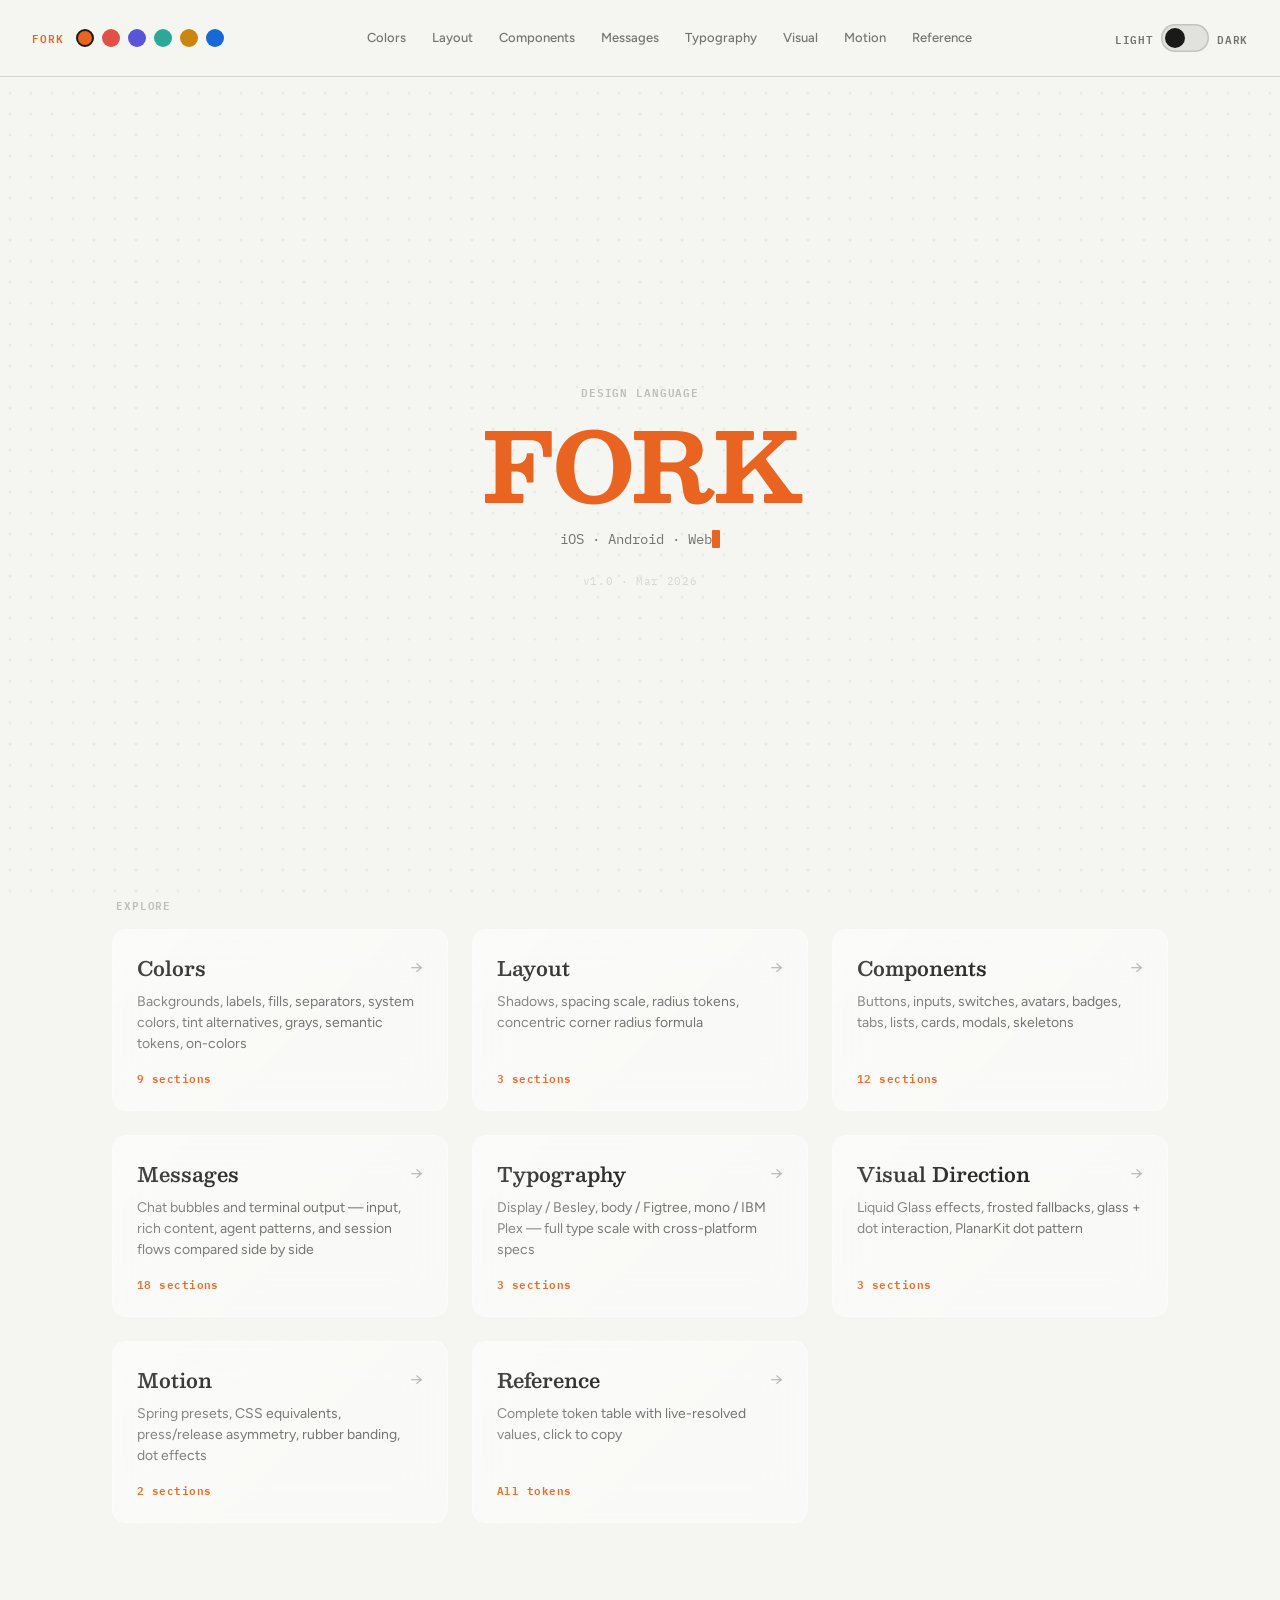
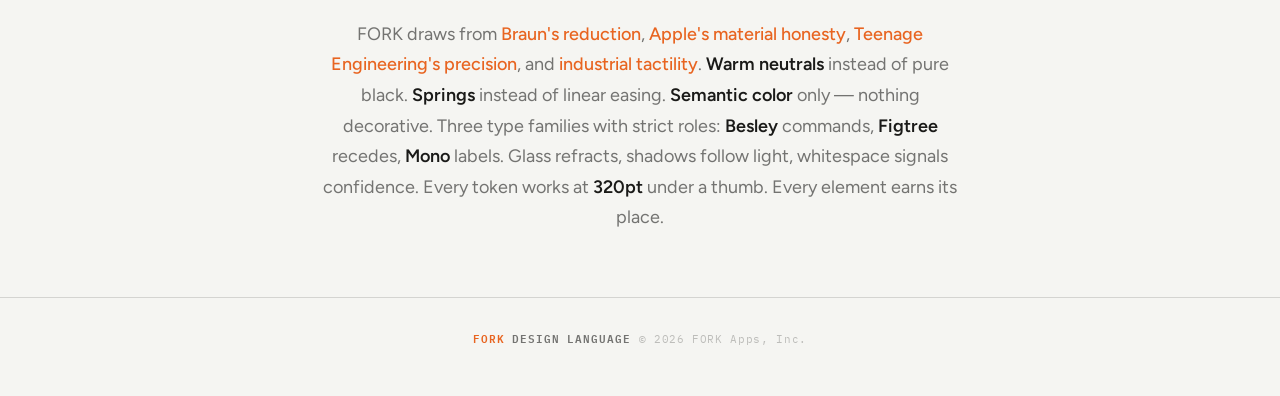
<file: index.html>
<!DOCTYPE html>
<html lang="en" data-theme="light">
<head>
<meta charset="UTF-8">
<meta name="viewport" content="width=device-width, initial-scale=1.0, viewport-fit=cover">
<title>FORK Design Language — iOS + Android + Web</title>
<meta name="description" content="FORK design language — colors, typography, components, motion, and interaction patterns for iOS, Android, and Web.">
<meta name="theme-color" content="#F5F5F2" media="(prefers-color-scheme: light)">
<meta name="theme-color" content="#1A1A18" media="(prefers-color-scheme: dark)">
<link href="https://fonts.googleapis.com/css2?family=Besley:ital,wght@0,400..900;1,400..900&family=Figtree:ital,wght@0,300..700;1,300..700&family=IBM+Plex+Mono:wght@400;500;600;700&display=swap" rel="stylesheet">
<link rel="stylesheet" href="styles.css">
<script>(function(){var t=localStorage.getItem('te-theme');if(!t){t=window.matchMedia('(prefers-color-scheme:dark)').matches?'dark':'light'}document.documentElement.setAttribute('data-theme',t)})()</script>
</head>
<body>

<a href="#main-content" class="skip-link">Skip to content</a>

<canvas id="landing-planar" class="planar-fullscreen" aria-hidden="true"></canvas>

<div class="header">
  <div class="header-left">
    <a href="index.html" class="header-title"><span class="header-title-accent">FORK</span></a>
    <div class="tint-picker" id="tint-picker"></div>
  </div>
  <nav class="top-nav" aria-label="Main navigation">
    <a class="top-nav-link" href="pages/colors.html">Colors</a>
    <a class="top-nav-link" href="pages/layout.html">Layout</a>
    <a class="top-nav-link" href="pages/components.html">Components</a>
    <a class="top-nav-link" href="pages/messages.html">Messages</a>
    <a class="top-nav-link" href="pages/typography.html">Typography</a>
    <a class="top-nav-link" href="pages/visual-direction.html">Visual</a>
    <a class="top-nav-link" href="pages/motion.html">Motion</a>
    <a class="top-nav-link" href="pages/reference.html">Reference</a>
  </nav>
  <div class="header-controls">
    <button class="toggle" onclick="toggleTheme()" aria-label="Toggle theme">
      <span class="toggle-label">Light</span>
      <div class="toggle-track"></div>
      <span class="toggle-label">Dark</span>
    </button>
  </div>
</div>

<main id="main-content">
  <div class="landing-hero">
    <div class="landing-hero-inner">
      <div class="landing-overline">Design Language</div>
      <h1 class="landing-title"><span class="landing-title-accent">FORK</span></h1>
      <div class="landing-typewriter" aria-live="polite" aria-label="Design language topics">
        <span class="landing-typewriter-text" id="typewriter-text"></span><span class="cursor cursor--block" aria-hidden="true"></span>
      </div>
      <div class="landing-version">v1.0 · Mar 2026</div>
    </div>
  </div>

  <div class="landing-container">
  <h2 class="landing-section-overline">Explore</h2>
  <div class="landing-grid">
    <a href="pages/colors.html" class="landing-card" aria-label="Colors — Backgrounds, labels, fills, separators, system colors, tint alternatives, grays, semantic tokens, on-colors">
      <div class="landing-card-label">Colors</div>
      <div class="landing-card-desc">Backgrounds, labels, fills, separators, system colors, tint alternatives, grays, semantic tokens, on-colors</div>
      <div class="landing-card-count">9 sections</div>
    </a>
    <a href="pages/layout.html" class="landing-card" aria-label="Layout — Shadows, spacing scale, radius tokens, concentric corner radius formula">
      <div class="landing-card-label">Layout</div>
      <div class="landing-card-desc">Shadows, spacing scale, radius tokens, concentric corner radius formula</div>
      <div class="landing-card-count">3 sections</div>
    </a>
    <a href="pages/components.html" class="landing-card" aria-label="Components — Buttons, inputs, switches, avatars, badges, tabs, lists, cards, modals, skeletons">
      <div class="landing-card-label">Components</div>
      <div class="landing-card-desc">Buttons, inputs, switches, avatars, badges, tabs, lists, cards, modals, skeletons</div>
      <div class="landing-card-count">12 sections</div>
    </a>
    <a href="pages/messages.html" class="landing-card" aria-label="Messages — Chat bubbles and terminal output side by side: input, output, rich content, agent patterns, and full sessions">
      <div class="landing-card-label">Messages</div>
      <div class="landing-card-desc">Chat bubbles and terminal output — input, rich content, agent patterns, and session flows compared side by side</div>
      <div class="landing-card-count">18 sections</div>
    </a>
    <a href="pages/typography.html" class="landing-card" aria-label="Typography — Display / Besley, body / Figtree, mono / IBM Plex, full type scale with cross-platform specs">
      <div class="landing-card-label">Typography</div>
      <div class="landing-card-desc">Display / Besley, body / Figtree, mono / IBM Plex — full type scale with cross-platform specs</div>
      <div class="landing-card-count">3 sections</div>
    </a>
    <a href="pages/visual-direction.html" class="landing-card" aria-label="Visual Direction — Liquid Glass effects, frosted fallbacks, glass + dot interaction, PlanarKit dot pattern">
      <div class="landing-card-label">Visual Direction</div>
      <div class="landing-card-desc">Liquid Glass effects, frosted fallbacks, glass + dot interaction, PlanarKit dot pattern</div>
      <div class="landing-card-count">3 sections</div>
    </a>
    <a href="pages/motion.html" class="landing-card" aria-label="Motion — Spring presets, CSS equivalents, press/release asymmetry, rubber banding, dot effects">
      <div class="landing-card-label">Motion</div>
      <div class="landing-card-desc">Spring presets, CSS equivalents, press/release asymmetry, rubber banding, dot effects</div>
      <div class="landing-card-count">2 sections</div>
    </a>
    <a href="pages/reference.html" class="landing-card" aria-label="Reference — Complete token table with live-resolved values, click to copy">
      <div class="landing-card-label">Reference</div>
      <div class="landing-card-desc">Complete token table with live-resolved values, click to copy</div>
      <div class="landing-card-count">All tokens</div>
    </a>
  </div>
  </div> <!-- /landing-container -->

  <div class="landing-dna-container">
    <p class="landing-dna">FORK draws from <span class="dna-accent">Braun's reduction</span>, <span class="dna-accent">Apple's material honesty</span>, <span class="dna-accent">Teenage Engineering's precision</span>, and <span class="dna-accent">industrial tactility</span>. <strong>Warm neutrals</strong> instead of pure black. <strong>Springs</strong> instead of linear easing. <strong>Semantic color</strong> only — nothing decorative. Three type families with strict roles: <strong>Besley</strong> commands, <strong>Figtree</strong> recedes, <strong>Mono</strong> labels. Glass refracts, shadows follow light, whitespace signals confidence. Every token works at <strong>320pt</strong> under a thumb. Every element earns its place.</p>
  </div>
</main>

<div class="footer">
  <div class="footer-inner">
    <div class="footer-brand">
      <span class="footer-brand-accent">FORK</span> Design Language
    </div>
    <div class="footer-meta">© 2026 FORK Apps, Inc.</div>
  </div>
</div>

<div class="toast" id="toast" aria-hidden="true">Copied</div>

<script src="planarkit.js"></script>
<script src="scripts.js"></script>
<script>
// Landing page — full-screen PlanarKit background
(function() {
  var cvs = document.getElementById('landing-planar');
  if (!cvs || !window.PlanarKit) return;
  var PK = window.PlanarKit;
  PK.syncColors();
  PK.installThemeObs();

  var sc = PK.create(cvs);
  sc.keepAlive = true;

  // All interaction tracked on document (canvas has pointer-events:none)
  // Events pass through to links/cards — no preventDefault on interactive elements
  var hoverField = null, activeField = null, holdTimer = null, downPos = null;
  function pos(e) {
    var r = cvs.getBoundingClientRect();
    var s = e.touches ? (e.touches[0] || e.changedTouches[0]) : e;
    return {x: s.clientX - r.left, y: s.clientY - r.top};
  }

  document.addEventListener('mousemove', function(e) {
    var p = pos(e);
    if (!hoverField) { hoverField = sc.addField(p.x, p.y, 'attract', 0.4, 0, true, 160, 0.3); }
    hoverField.x = p.x; hoverField.y = p.y;
    if (activeField && activeField !== hoverField) { activeField.x = p.x; activeField.y = p.y; }
    PK.wake(sc);
  });

  function onDown(e) {
    var p = pos(e); downPos = p;
    sc.addRipple(p.x, p.y, 1, 13, 10, 3);
    holdTimer = setTimeout(function() {
      holdTimer = null;
      if (hoverField) { hoverField.str = 0.8; activeField = hoverField; }
      else if (downPos) { activeField = sc.addField(downPos.x, downPos.y, 'attract', 0.8, 0, true, 180, 0.3); }
      PK.wake(sc);
    }, 300);
    PK.wake(sc);
  }

  function onUp() {
    if (holdTimer) { clearTimeout(holdTimer); holdTimer = null; }
    if (activeField) {
      if (activeField === hoverField) hoverField.str = 0.4;
      else { activeField.held = false; activeField.life = 0; }
      activeField = null;
    }
    downPos = null;
  }

  document.addEventListener('mousedown', onDown);
  document.addEventListener('mouseup', onUp);
  document.addEventListener('touchstart', onDown, {passive: true});
  document.addEventListener('touchend', onUp, {passive: true});
  document.addEventListener('touchcancel', onUp, {passive: true});

  // Ambient color waves
  var ambTimer = 0, ambNext = 4 + Math.random() * 6;
  var base = sc.step.bind(sc);
  sc.step = function(dt) {
    ambTimer += dt;
    if (ambTimer >= ambNext) {
      ambTimer = 0; ambNext = 4 + Math.random() * 6;
      var ax = sc.W * 0.1 + Math.random() * sc.W * 0.8;
      var ay = sc.H * 0.1 + Math.random() * sc.H * 0.8;
      var ac = PK.ambientPalette[Math.floor(Math.random() * PK.ambientPalette.length)];
      sc.addColorEffect(ax, ay, Math.random() > 0.5 ? 'bloom' : 'ring', ac, 2.5, Math.random() > 0.5 ? 200 : 120, 5);
    }
    return base(dt);
  };

  function resize() {
    sc.W = window.innerWidth; sc.H = window.innerHeight;
    cvs.width = Math.round(sc.W * sc.dpr); cvs.height = Math.round(sc.H * sc.dpr);
    sc.buildGrid(); sc.render(); PK.wake(sc);
  }
  window.addEventListener('resize', resize);
  new IntersectionObserver(function(ents) { ents.forEach(function(en) { if (en.isIntersecting) { PK.syncColors(); resize(); } }); }, {threshold: 0.01}).observe(cvs);
  resize();

  // Click on FORK title → PlanarKit ripple from title center
  var title = document.querySelector('.landing-title');
  if (title) {
    title.addEventListener('click', function() {
      var r = cvs.getBoundingClientRect();
      var t = title.getBoundingClientRect();
      var cx = t.left + t.width / 2 - r.left;
      var cy = t.top + t.height / 2 - r.top;
      sc.addRipple(cx, cy, 1.2, 15, 12, 4);
      PK.wake(sc);
    });
  }
})();

// Typewriter — character-by-character reveal with cursor
(function() {
  var el = document.getElementById('typewriter-text');
  if (!el) return;
  var phrases = [
    '#1A1A18, not #000000.',
    '42px Besley Bold.',
    'cubic-bezier(0.2, 0, 0, 1)',
    '3px dots, 21px spacing.',
    'var(--tint): #E86420',
    '44pt minimum tap target.',
    'iOS \u00b7 Android \u00b7 Web'
  ];
  var pi = Math.floor(Math.random() * phrases.length), ci = 0, deleting = false, pause = 0;
  var typeSpeed = 52, deleteSpeed = 28, holdTime = 2200, pauseTime = 400;

  function tick() {
    if (pause > 0) { pause--; requestAnimationFrame(tick); return; }
    var phrase = phrases[pi];
    if (!deleting) {
      ci++;
      el.textContent = phrase.substring(0, ci);
      if (ci >= phrase.length) { pause = Math.round(holdTime / 16); deleting = true; }
      else { setTimeout(tick, typeSpeed + Math.random() * 30); return; }
    } else {
      ci--;
      el.textContent = phrase.substring(0, ci);
      if (ci <= 0) {
        deleting = false;
        pi = (pi + 1) % phrases.length;
        pause = Math.round(pauseTime / 16);
      } else { setTimeout(tick, deleteSpeed + Math.random() * 12); return; }
    }
    requestAnimationFrame(tick);
  }
  tick();
})();
</script>
</body>
</html>
</file>
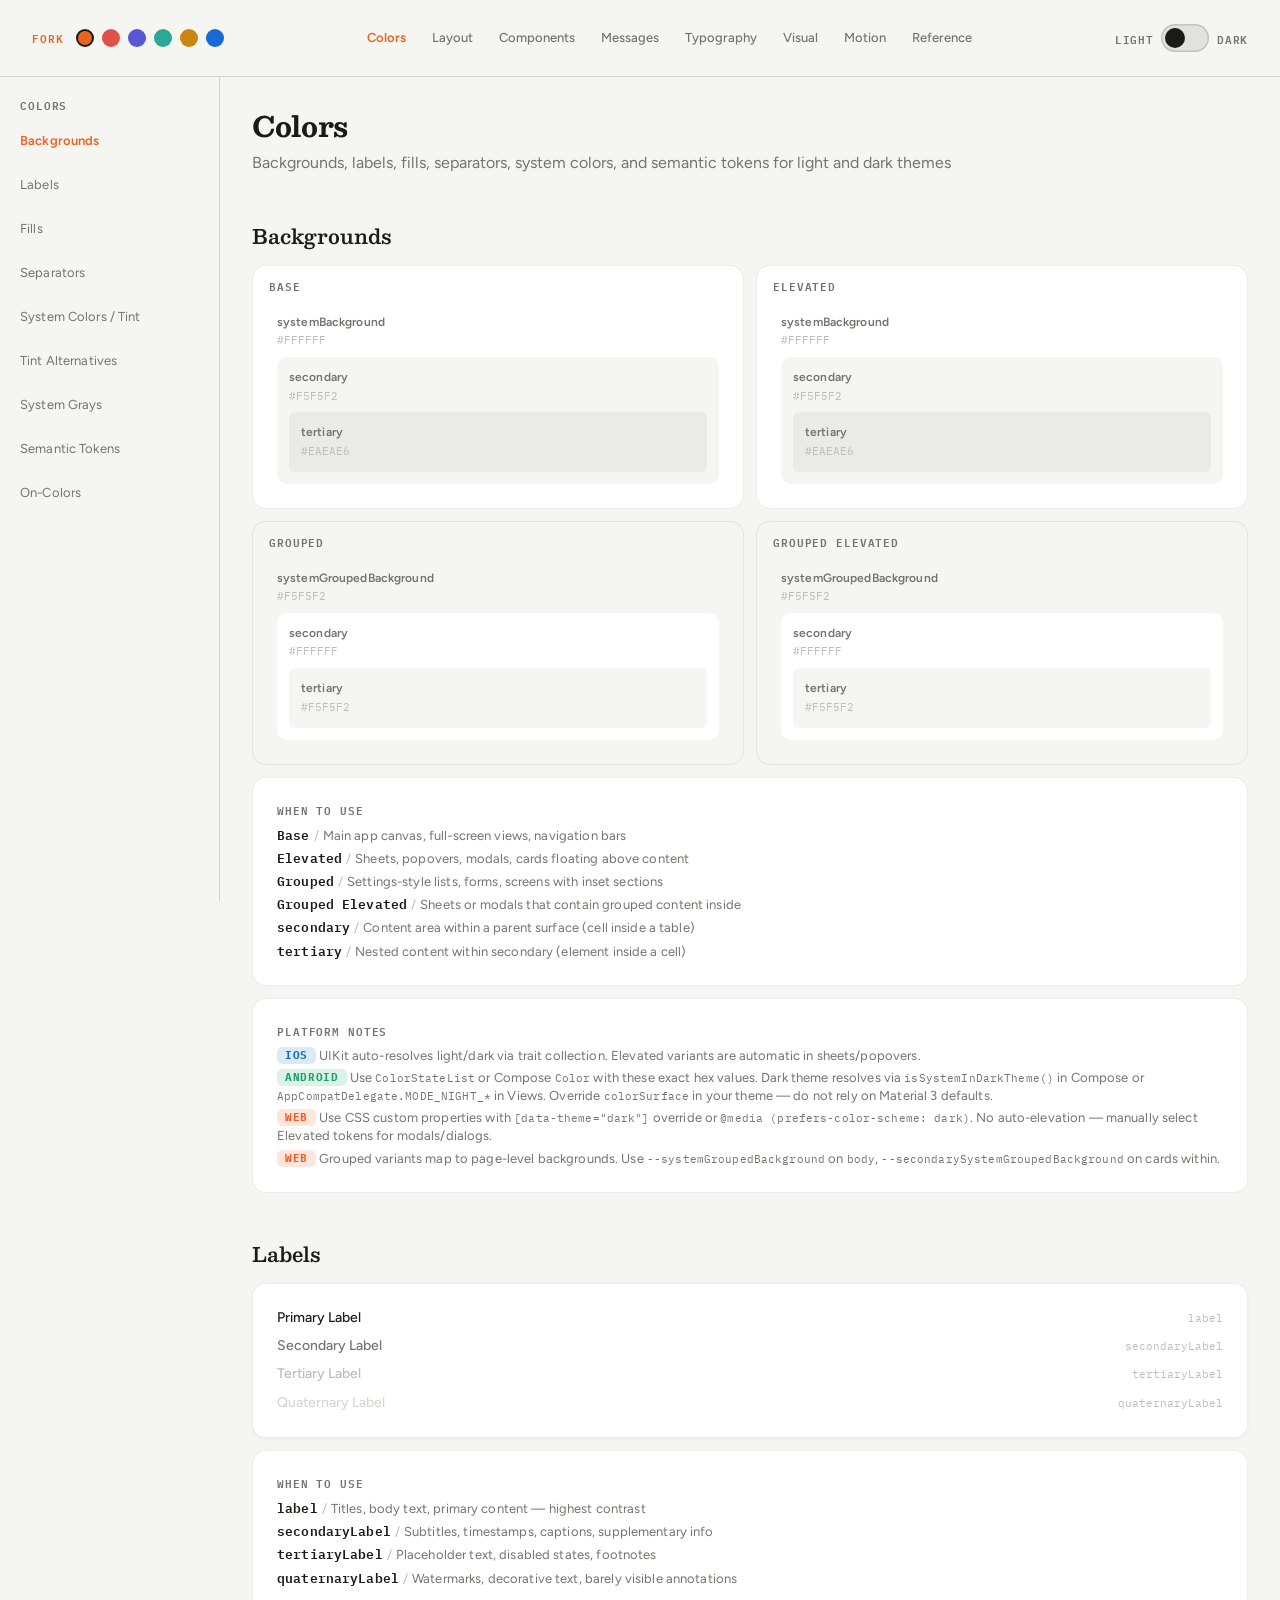
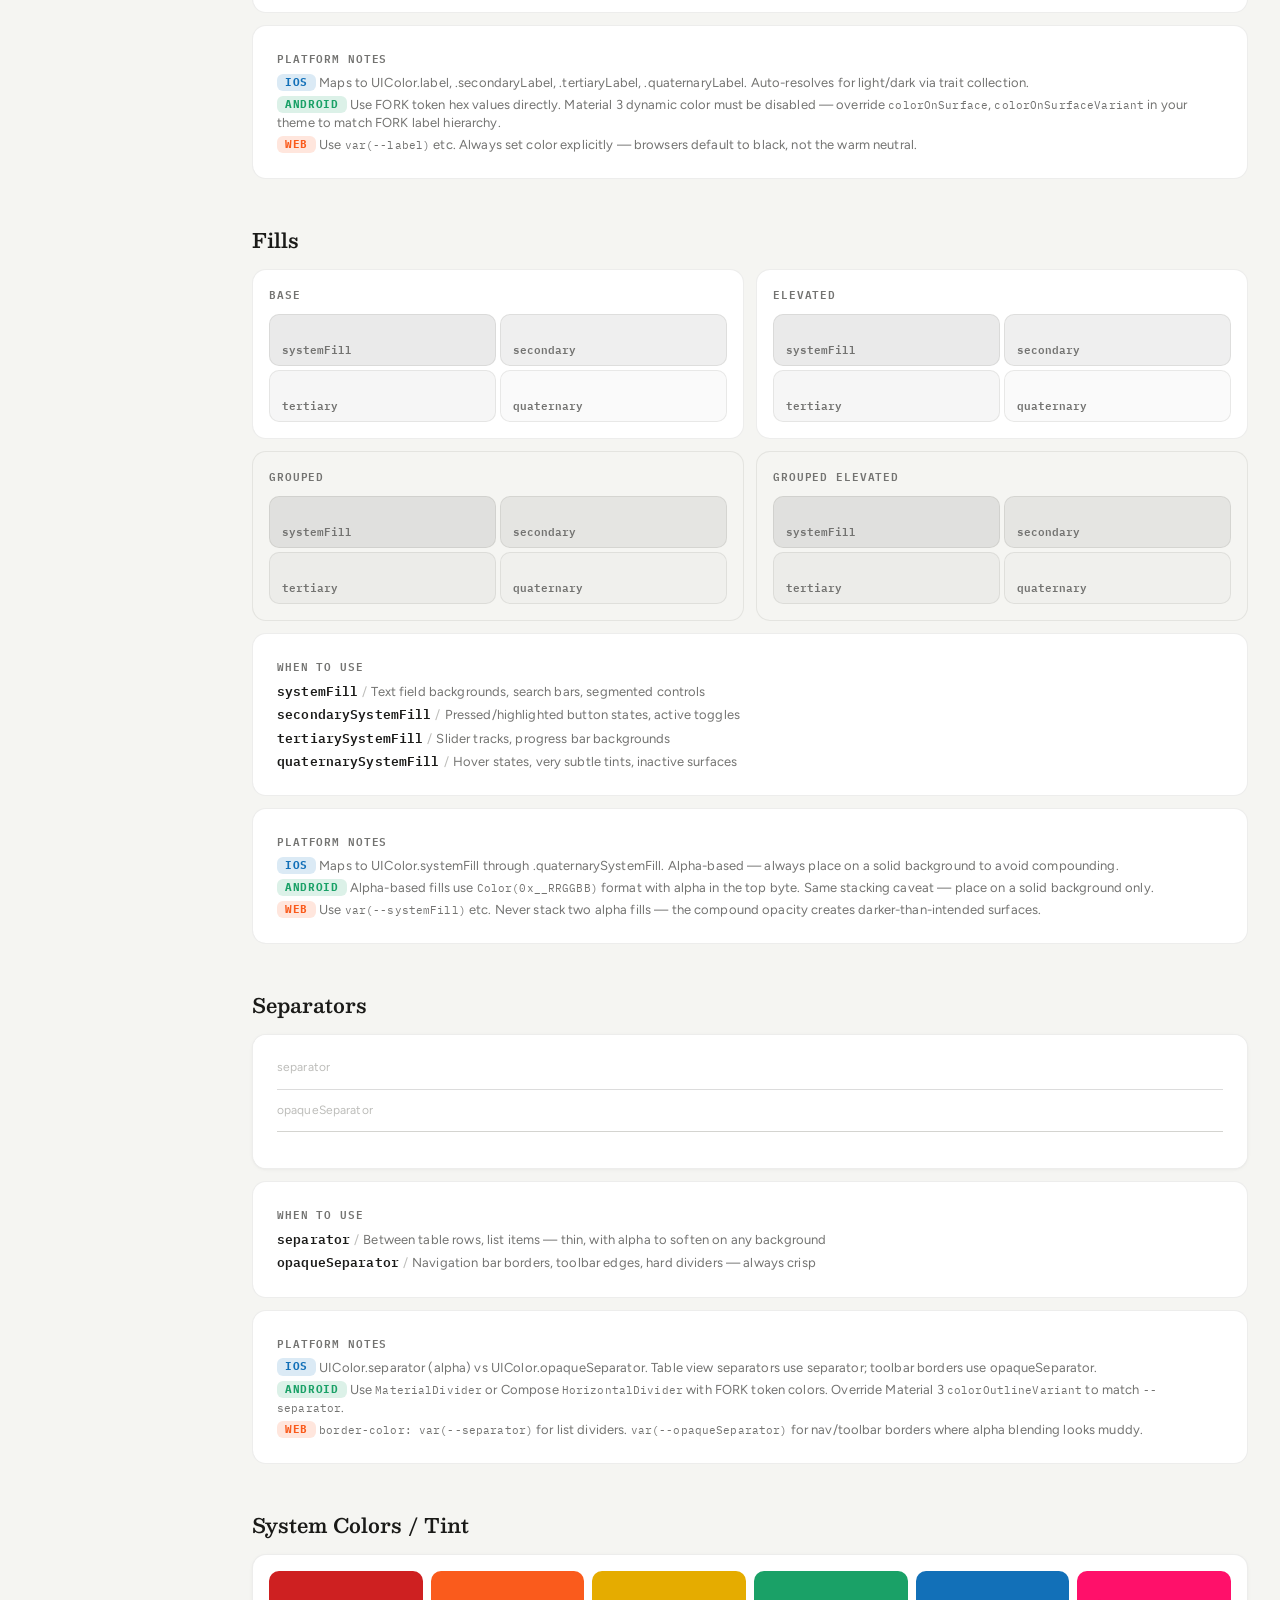
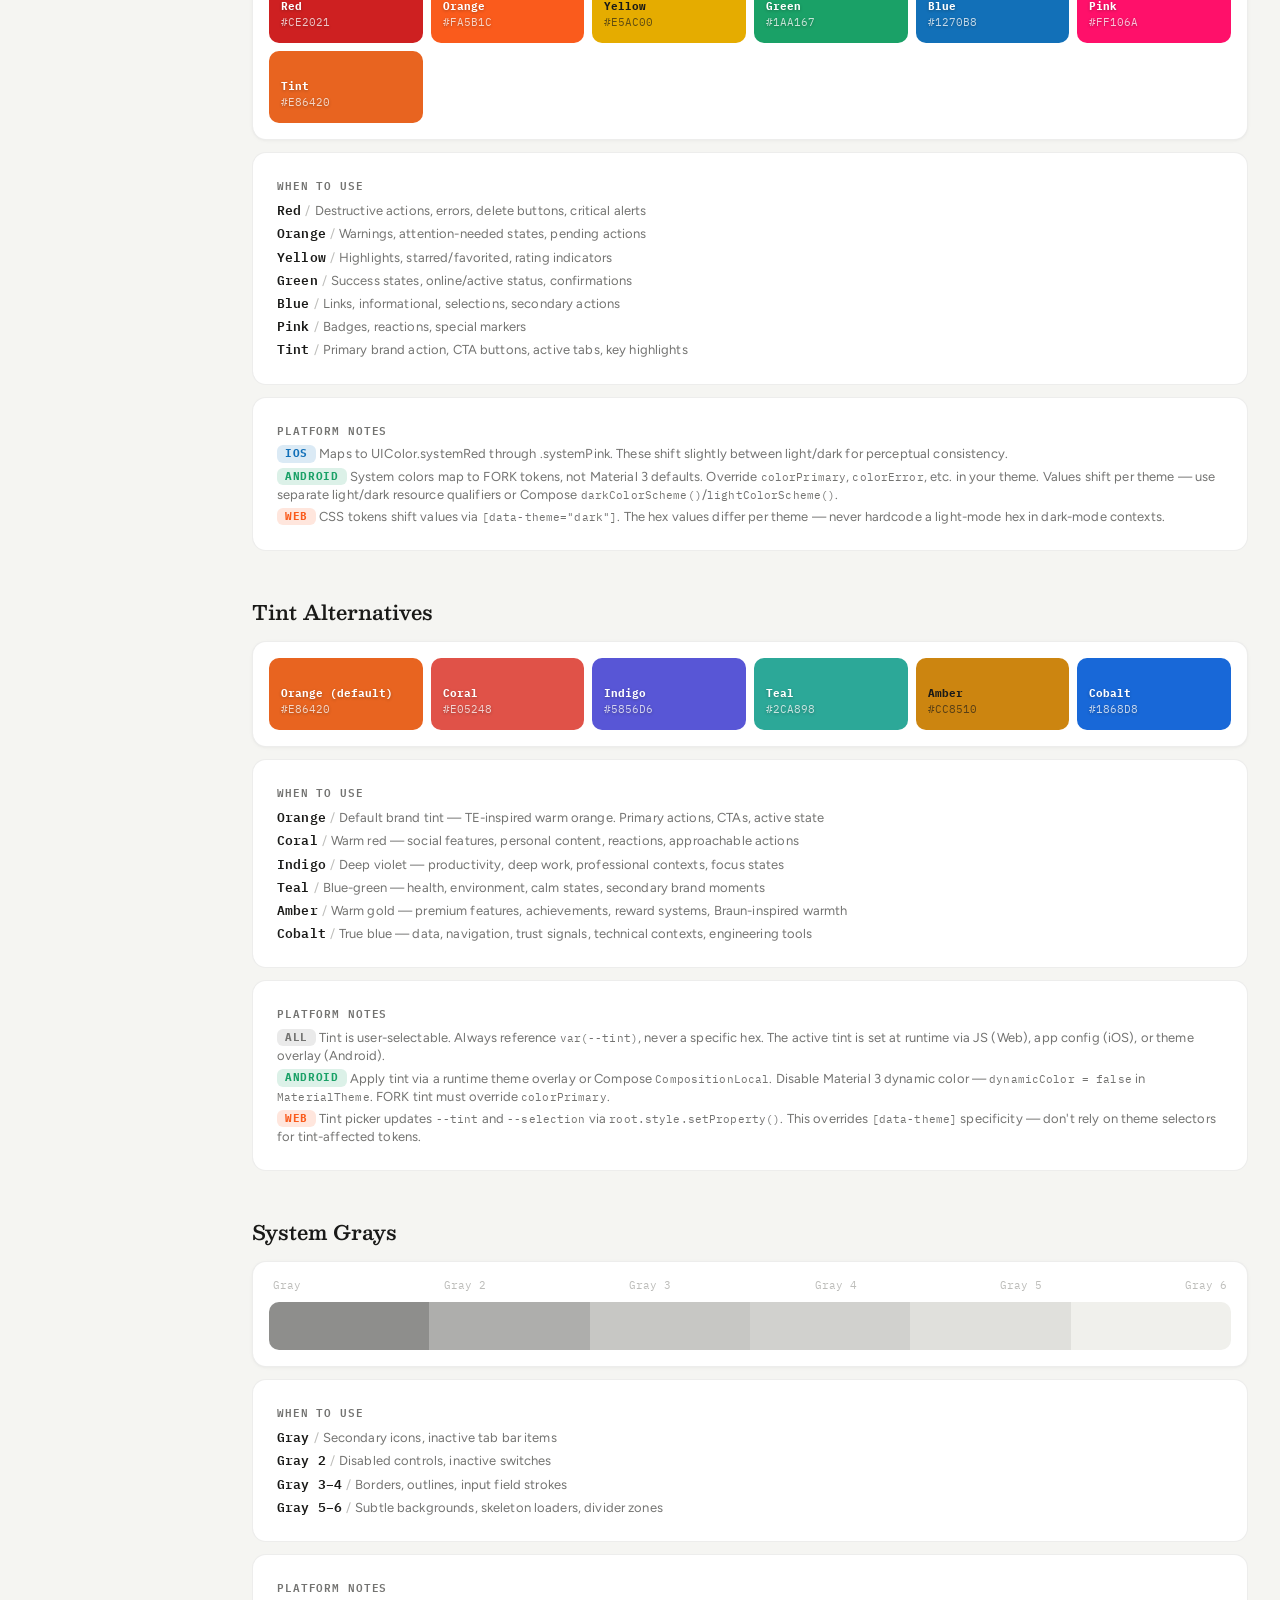
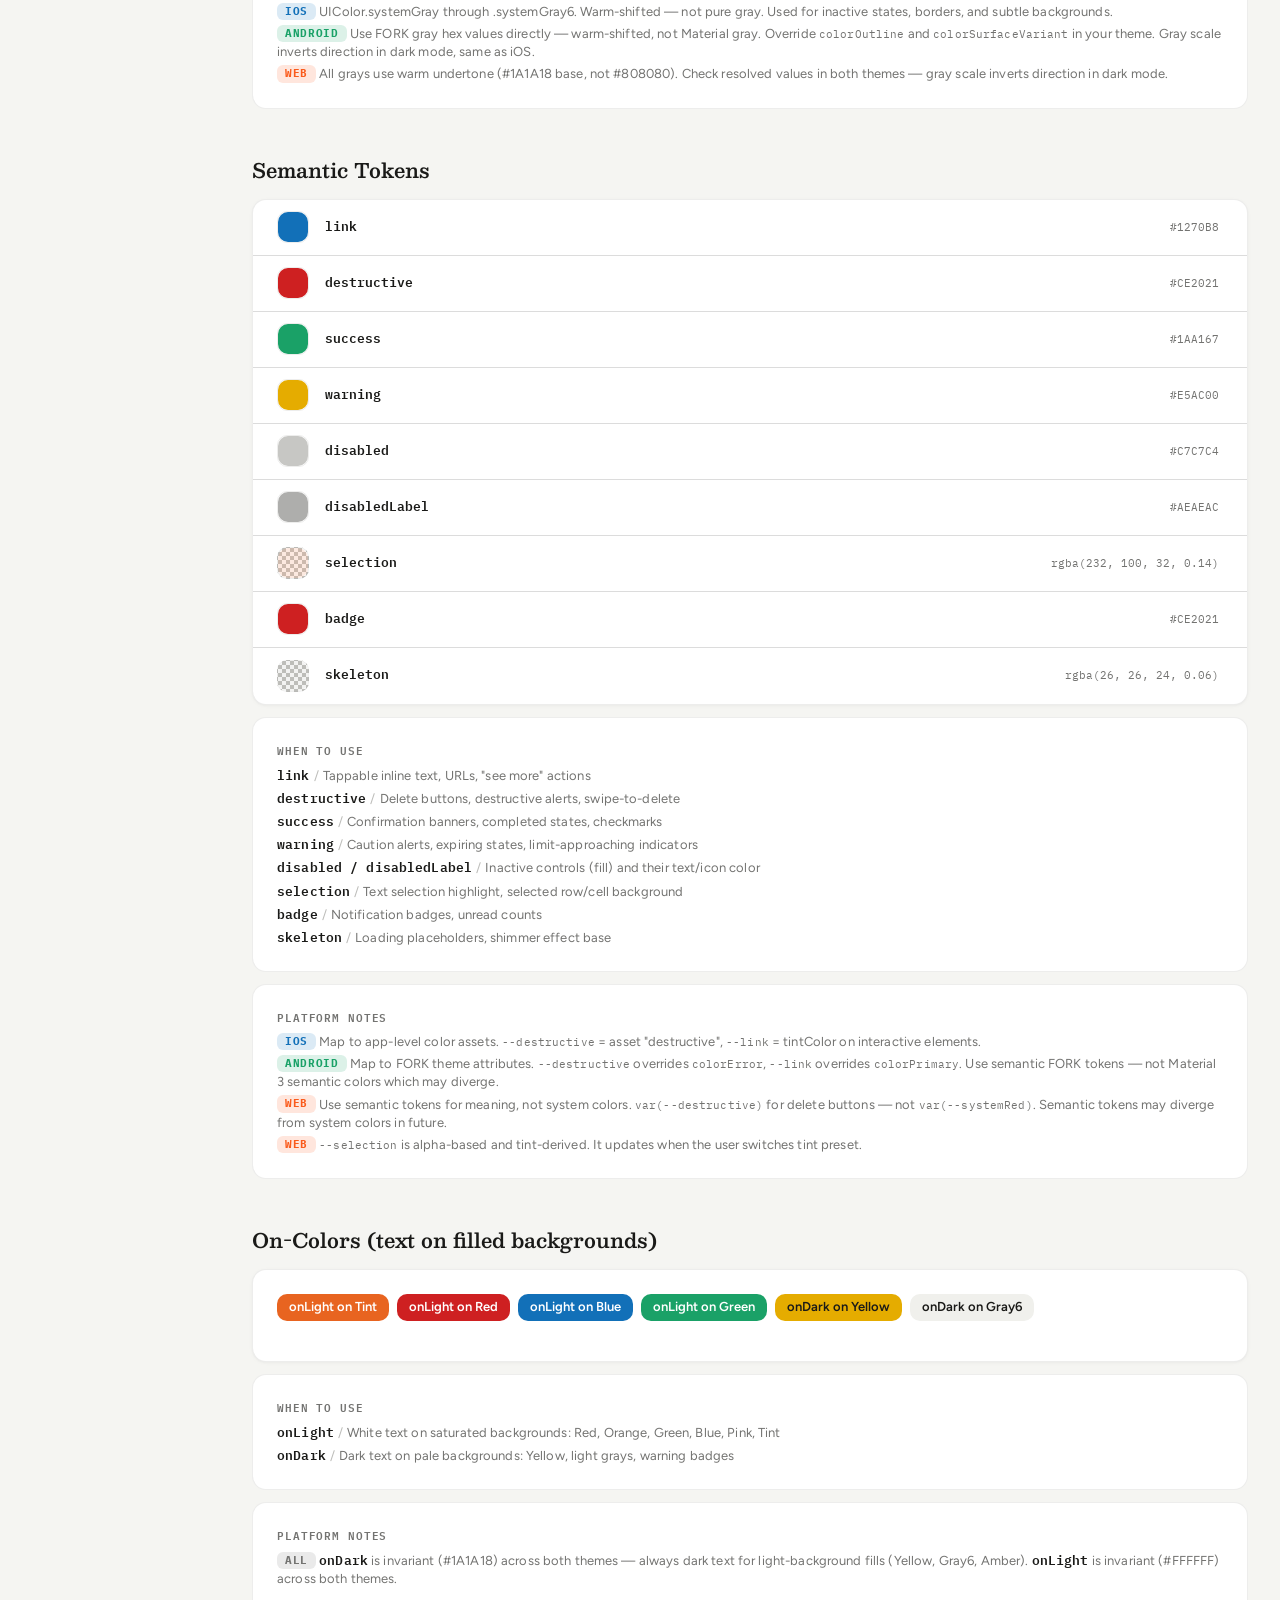
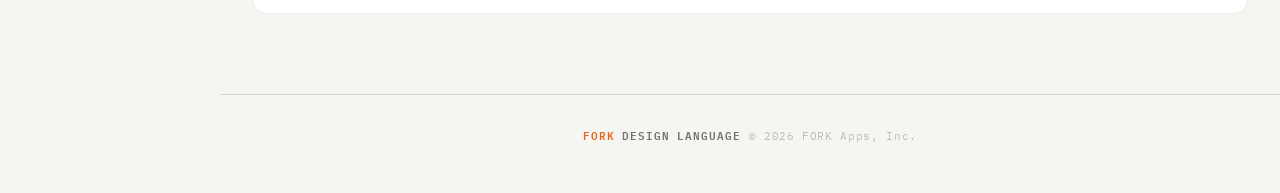
<file: pages/colors.html>
<!DOCTYPE html>
<html lang="en" data-theme="light">
<head>
<meta charset="UTF-8">
<meta name="viewport" content="width=device-width, initial-scale=1.0, viewport-fit=cover">
<title>Colors — FORK Design Language</title>
<meta name="description" content="FORK design tokens: backgrounds, labels, fills, separators, system colors, tints, grays, semantic colors, and on-colors for iOS, Android, and Web.">
<meta name="theme-color" content="#F5F5F2" media="(prefers-color-scheme: light)">
<meta name="theme-color" content="#1A1A18" media="(prefers-color-scheme: dark)">
<link href="https://fonts.googleapis.com/css2?family=Besley:ital,wght@0,400..900;1,400..900&family=Figtree:ital,wght@0,300..700;1,300..700&family=IBM+Plex+Mono:wght@400;500;600;700&display=swap" rel="stylesheet">
<link rel="stylesheet" href="../styles.css">
<script>(function(){var t=localStorage.getItem('te-theme');if(!t){t=window.matchMedia('(prefers-color-scheme:dark)').matches?'dark':'light'}document.documentElement.setAttribute('data-theme',t)})()</script>
</head>
<body>

<a href="#main-content" class="skip-link">Skip to content</a>

<div class="header">
  <div class="header-left">
    <a href="../index.html" class="header-title"><span class="header-title-accent">FORK</span></a>
    <div class="tint-picker" id="tint-picker"></div>
  </div>
  <nav class="top-nav" aria-label="Main navigation">
    <a class="top-nav-link active" href="colors.html" aria-current="page">Colors</a>
    <a class="top-nav-link" href="layout.html">Layout</a>
    <a class="top-nav-link" href="components.html">Components</a>
    <a class="top-nav-link" href="messages.html">Messages</a>
    <a class="top-nav-link" href="typography.html">Typography</a>
    <a class="top-nav-link" href="visual-direction.html">Visual</a>
    <a class="top-nav-link" href="motion.html">Motion</a>
    <a class="top-nav-link" href="reference.html">Reference</a>
  </nav>
  <div class="header-controls">
    <button class="toggle" onclick="toggleTheme()" aria-label="Toggle theme">
      <span class="toggle-label">Light</span>
      <div class="toggle-track"></div>
      <span class="toggle-label">Dark</span>
    </button>
  </div>
</div>

<div class="page-layout">

<nav class="sidebar" id="sidebar" aria-label="Page sections">
  <div class="sidebar-group">
    <div class="sidebar-group-label">Colors</div>
    <a class="sidebar-link" href="#backgrounds">Backgrounds</a>
    <a class="sidebar-link" href="#labels">Labels</a>
    <a class="sidebar-link" href="#fills">Fills</a>
    <a class="sidebar-link" href="#separators">Separators</a>
    <a class="sidebar-link" href="#system-colors">System Colors / Tint</a>
    <a class="sidebar-link" href="#tint-alternatives">Tint Alternatives</a>
    <a class="sidebar-link" href="#system-grays">System Grays</a>
    <a class="sidebar-link" href="#semantic-tokens">Semantic Tokens</a>
    <a class="sidebar-link" href="#on-colors">On-Colors</a>
  </div>
</nav>

<div class="page-main">
<main class="container" id="main-content">

<h1 class="page-title">Colors</h1>
<p class="page-subtitle">Backgrounds, labels, fills, separators, system colors, and semantic tokens for light and dark themes</p>

  <!-- ════════════════════════════════════════ -->
  <!-- BACKGROUNDS                              -->
  <!-- ════════════════════════════════════════ -->
  <div class="section" id="backgrounds">
    <h2 class="section-title">Backgrounds</h2>
    <div class="context-grid">

      <!-- Base -->
      <div class="context-card" style="background: var(--systemBackground);">
        <div class="context-label">Base</div>
        <div class="context-layer" style="background: var(--systemBackground);">
          <div class="layer-label">systemBackground</div>
          <div class="layer-token" data-resolve="--systemBackground"></div>
          <div class="context-layer" style="background: var(--secondarySystemBackground);">
            <div class="layer-label">secondary</div>
            <div class="layer-token" data-resolve="--secondarySystemBackground"></div>
            <div class="context-layer" style="background: var(--tertiarySystemBackground);">
              <div class="layer-label">tertiary</div>
              <div class="layer-token" data-resolve="--tertiarySystemBackground"></div>
            </div>
          </div>
        </div>
      </div>

      <!-- Elevated -->
      <div class="context-card" style="background: var(--systemBackgroundElevated);">
        <div class="context-label">Elevated</div>
        <div class="context-layer" style="background: var(--systemBackgroundElevated);">
          <div class="layer-label">systemBackground</div>
          <div class="layer-token" data-resolve="--systemBackgroundElevated"></div>
          <div class="context-layer" style="background: var(--secondarySystemBackgroundElevated);">
            <div class="layer-label">secondary</div>
            <div class="layer-token" data-resolve="--secondarySystemBackgroundElevated"></div>
            <div class="context-layer" style="background: var(--tertiarySystemBackgroundElevated);">
              <div class="layer-label">tertiary</div>
              <div class="layer-token" data-resolve="--tertiarySystemBackgroundElevated"></div>
            </div>
          </div>
        </div>
      </div>

      <!-- Grouped -->
      <div class="context-card" style="background: var(--systemGroupedBackground);">
        <div class="context-label">Grouped</div>
        <div class="context-layer" style="background: var(--systemGroupedBackground);">
          <div class="layer-label">systemGroupedBackground</div>
          <div class="layer-token" data-resolve="--systemGroupedBackground"></div>
          <div class="context-layer" style="background: var(--secondarySystemGroupedBackground);">
            <div class="layer-label">secondary</div>
            <div class="layer-token" data-resolve="--secondarySystemGroupedBackground"></div>
            <div class="context-layer" style="background: var(--tertiarySystemGroupedBackground);">
              <div class="layer-label">tertiary</div>
              <div class="layer-token" data-resolve="--tertiarySystemGroupedBackground"></div>
            </div>
          </div>
        </div>
      </div>

      <!-- Grouped Elevated -->
      <div class="context-card" style="background: var(--systemGroupedBackgroundElevated);">
        <div class="context-label">Grouped Elevated</div>
        <div class="context-layer" style="background: var(--systemGroupedBackgroundElevated);">
          <div class="layer-label">systemGroupedBackground</div>
          <div class="layer-token" data-resolve="--systemGroupedBackgroundElevated"></div>
          <div class="context-layer" style="background: var(--secondarySystemGroupedBackgroundElevated);">
            <div class="layer-label">secondary</div>
            <div class="layer-token" data-resolve="--secondarySystemGroupedBackgroundElevated"></div>
            <div class="context-layer" style="background: var(--tertiarySystemGroupedBackgroundElevated);">
              <div class="layer-label">tertiary</div>
              <div class="layer-token" data-resolve="--tertiarySystemGroupedBackgroundElevated"></div>
            </div>
          </div>
        </div>
      </div>

    </div>
    <div class="usage">
      <div class="usage-title">When to use</div>
      <ul class="usage-list">
        <li><span class="token">Base</span><span class="dash">/</span>Main app canvas, full-screen views, navigation bars</li>
        <li><span class="token">Elevated</span><span class="dash">/</span>Sheets, popovers, modals, cards floating above content</li>
        <li><span class="token">Grouped</span><span class="dash">/</span>Settings-style lists, forms, screens with inset sections</li>
        <li><span class="token">Grouped Elevated</span><span class="dash">/</span>Sheets or modals that contain grouped content inside</li>
        <li><span class="token">secondary</span><span class="dash">/</span>Content area within a parent surface (cell inside a table)</li>
        <li><span class="token">tertiary</span><span class="dash">/</span>Nested content within secondary (element inside a cell)</li>
      </ul>
    </div>
    <div class="usage">
      <div class="usage-title">Platform notes</div>
      <ul class="usage-list">
        <li><span class="tag tag--ios">iOS</span> UIKit auto-resolves light/dark via trait collection. Elevated variants are automatic in sheets/popovers.</li>
        <li><span class="tag tag--android">Android</span> Use <code class="code-inline">ColorStateList</code> or Compose <code class="code-inline">Color</code> with these exact hex values. Dark theme resolves via <code class="code-inline">isSystemInDarkTheme()</code> in Compose or <code class="code-inline">AppCompatDelegate.MODE_NIGHT_*</code> in Views. Override <code class="code-inline">colorSurface</code> in your theme — do not rely on Material 3 defaults.</li>
        <li><span class="tag tag--web">Web</span> Use CSS custom properties with <code class="code-inline">[data-theme="dark"]</code> override or <code class="code-inline">@media (prefers-color-scheme: dark)</code>. No auto-elevation — manually select Elevated tokens for modals/dialogs.</li>
        <li><span class="tag tag--web">Web</span> Grouped variants map to page-level backgrounds. Use <code class="code-inline">--systemGroupedBackground</code> on <code class="code-inline">body</code>, <code class="code-inline">--secondarySystemGroupedBackground</code> on cards within.</li>
      </ul>
    </div>
  </div>

  <!-- ════════════════════════════════════════ -->
  <!-- LABELS                                   -->
  <!-- ════════════════════════════════════════ -->
  <div class="section" id="labels">
    <h2 class="section-title">Labels</h2>
    <div class="card">
      <div class="label-preview" style="background: var(--systemBackground);">
        <div class="label-sample">
          <span class="label-sample-text" style="color: var(--label);">Primary Label</span>
          <span class="label-sample-name">label</span>
        </div>
        <div class="label-sample">
          <span class="label-sample-text" style="color: var(--secondaryLabel);">Secondary Label</span>
          <span class="label-sample-name">secondaryLabel</span>
        </div>
        <div class="label-sample">
          <span class="label-sample-text" style="color: var(--tertiaryLabel);">Tertiary Label</span>
          <span class="label-sample-name">tertiaryLabel</span>
        </div>
        <div class="label-sample">
          <span class="label-sample-text" style="color: var(--quaternaryLabel);">Quaternary Label</span>
          <span class="label-sample-name">quaternaryLabel</span>
        </div>
      </div>
    </div>
    <div class="usage">
      <div class="usage-title">When to use</div>
      <ul class="usage-list">
        <li><span class="token">label</span><span class="dash">/</span>Titles, body text, primary content — highest contrast</li>
        <li><span class="token">secondaryLabel</span><span class="dash">/</span>Subtitles, timestamps, captions, supplementary info</li>
        <li><span class="token">tertiaryLabel</span><span class="dash">/</span>Placeholder text, disabled states, footnotes</li>
        <li><span class="token">quaternaryLabel</span><span class="dash">/</span>Watermarks, decorative text, barely visible annotations</li>
      </ul>
    </div>
    <div class="usage">
      <div class="usage-title">Platform notes</div>
      <ul class="usage-list">
        <li><span class="tag tag--ios">iOS</span> Maps to UIColor.label, .secondaryLabel, .tertiaryLabel, .quaternaryLabel. Auto-resolves for light/dark via trait collection.</li>
        <li><span class="tag tag--android">Android</span> Use FORK token hex values directly. Material 3 dynamic color must be disabled — override <code class="code-inline">colorOnSurface</code>, <code class="code-inline">colorOnSurfaceVariant</code> in your theme to match FORK label hierarchy.</li>
        <li><span class="tag tag--web">Web</span> Use <code class="code-inline">var(--label)</code> etc. Always set color explicitly — browsers default to black, not the warm neutral.</li>
      </ul>
    </div>
  </div>

  <!-- ════════════════════════════════════════ -->
  <!-- FILLS                                    -->
  <!-- ════════════════════════════════════════ -->
  <div class="section" id="fills">
    <h2 class="section-title">Fills</h2>
    <div class="fills-contexts">

      <!-- Base -->
      <div class="fills-context-card" style="background: var(--systemBackground);">
        <div class="fills-context-label">Base</div>
        <div class="fill-grid">
          <div class="fill-chip" style="background: var(--systemFill);"><div class="fill-chip-name">systemFill</div></div>
          <div class="fill-chip" style="background: var(--secondarySystemFill);"><div class="fill-chip-name">secondary</div></div>
          <div class="fill-chip" style="background: var(--tertiarySystemFill);"><div class="fill-chip-name">tertiary</div></div>
          <div class="fill-chip" style="background: var(--quaternarySystemFill);"><div class="fill-chip-name">quaternary</div></div>
        </div>
      </div>

      <!-- Elevated -->
      <div class="fills-context-card" style="background: var(--systemBackgroundElevated);">
        <div class="fills-context-label">Elevated</div>
        <div class="fill-grid">
          <div class="fill-chip" style="background: var(--systemFill);"><div class="fill-chip-name">systemFill</div></div>
          <div class="fill-chip" style="background: var(--secondarySystemFill);"><div class="fill-chip-name">secondary</div></div>
          <div class="fill-chip" style="background: var(--tertiarySystemFill);"><div class="fill-chip-name">tertiary</div></div>
          <div class="fill-chip" style="background: var(--quaternarySystemFill);"><div class="fill-chip-name">quaternary</div></div>
        </div>
      </div>

      <!-- Grouped -->
      <div class="fills-context-card" style="background: var(--systemGroupedBackground);">
        <div class="fills-context-label">Grouped</div>
        <div class="fill-grid">
          <div class="fill-chip" style="background: var(--systemFill);"><div class="fill-chip-name">systemFill</div></div>
          <div class="fill-chip" style="background: var(--secondarySystemFill);"><div class="fill-chip-name">secondary</div></div>
          <div class="fill-chip" style="background: var(--tertiarySystemFill);"><div class="fill-chip-name">tertiary</div></div>
          <div class="fill-chip" style="background: var(--quaternarySystemFill);"><div class="fill-chip-name">quaternary</div></div>
        </div>
      </div>

      <!-- Grouped Elevated -->
      <div class="fills-context-card" style="background: var(--systemGroupedBackgroundElevated);">
        <div class="fills-context-label">Grouped Elevated</div>
        <div class="fill-grid">
          <div class="fill-chip" style="background: var(--systemFill);"><div class="fill-chip-name">systemFill</div></div>
          <div class="fill-chip" style="background: var(--secondarySystemFill);"><div class="fill-chip-name">secondary</div></div>
          <div class="fill-chip" style="background: var(--tertiarySystemFill);"><div class="fill-chip-name">tertiary</div></div>
          <div class="fill-chip" style="background: var(--quaternarySystemFill);"><div class="fill-chip-name">quaternary</div></div>
        </div>
      </div>

    </div>
    <div class="usage">
      <div class="usage-title">When to use</div>
      <ul class="usage-list">
        <li><span class="token">systemFill</span><span class="dash">/</span>Text field backgrounds, search bars, segmented controls</li>
        <li><span class="token">secondarySystemFill</span><span class="dash">/</span>Pressed/highlighted button states, active toggles</li>
        <li><span class="token">tertiarySystemFill</span><span class="dash">/</span>Slider tracks, progress bar backgrounds</li>
        <li><span class="token">quaternarySystemFill</span><span class="dash">/</span>Hover states, very subtle tints, inactive surfaces</li>
      </ul>
    </div>
    <div class="usage">
      <div class="usage-title">Platform notes</div>
      <ul class="usage-list">
        <li><span class="tag tag--ios">iOS</span> Maps to UIColor.systemFill through .quaternarySystemFill. Alpha-based — always place on a solid background to avoid compounding.</li>
        <li><span class="tag tag--android">Android</span> Alpha-based fills use <code class="code-inline">Color(0x__RRGGBB)</code> format with alpha in the top byte. Same stacking caveat — place on a solid background only.</li>
        <li><span class="tag tag--web">Web</span> Use <code class="code-inline">var(--systemFill)</code> etc. Never stack two alpha fills — the compound opacity creates darker-than-intended surfaces.</li>
      </ul>
    </div>
  </div>

  <!-- ════════════════════════════════════════ -->
  <!-- SEPARATORS                               -->
  <!-- ════════════════════════════════════════ -->
  <div class="section" id="separators">
    <h2 class="section-title">Separators</h2>
    <div class="card">
      <div class="separator-preview" style="background: var(--systemBackground);">
        <div class="sep-label">separator</div>
        <hr class="sep-line" style="border-top-color: var(--separator);">
        <div class="sep-label" style="margin-top: var(--space12);">opaqueSeparator</div>
        <hr class="sep-line" style="border-top-color: var(--opaqueSeparator);">
      </div>
    </div>
    <div class="usage">
      <div class="usage-title">When to use</div>
      <ul class="usage-list">
        <li><span class="token">separator</span><span class="dash">/</span>Between table rows, list items — thin, with alpha to soften on any background</li>
        <li><span class="token">opaqueSeparator</span><span class="dash">/</span>Navigation bar borders, toolbar edges, hard dividers — always crisp</li>
      </ul>
    </div>
    <div class="usage">
      <div class="usage-title">Platform notes</div>
      <ul class="usage-list">
        <li><span class="tag tag--ios">iOS</span> UIColor.separator (alpha) vs UIColor.opaqueSeparator. Table view separators use separator; toolbar borders use opaqueSeparator.</li>
        <li><span class="tag tag--android">Android</span> Use <code class="code-inline">MaterialDivider</code> or Compose <code class="code-inline">HorizontalDivider</code> with FORK token colors. Override Material 3 <code class="code-inline">colorOutlineVariant</code> to match <code class="code-inline">--separator</code>.</li>
        <li><span class="tag tag--web">Web</span> <code class="code-inline">border-color: var(--separator)</code> for list dividers. <code class="code-inline">var(--opaqueSeparator)</code> for nav/toolbar borders where alpha blending looks muddy.</li>
      </ul>
    </div>
  </div>

  <!-- ════════════════════════════════════════ -->
  <!-- SYSTEM COLORS                            -->
  <!-- ════════════════════════════════════════ -->
  <div class="section" id="system-colors">
    <h2 class="section-title">System Colors / Tint</h2>
    <div class="card">
      <div class="color-grid">
        <div class="color-chip" style="background: var(--systemRed);" onclick="copyColor(this, '--systemRed')" tabindex="0" role="button" aria-label="Copy systemRed">
          <div class="color-chip-name">Red</div>
          <div class="color-chip-hex" data-resolve="--systemRed"></div>
        </div>
        <div class="color-chip" style="background: var(--systemOrange);" onclick="copyColor(this, '--systemOrange')" tabindex="0" role="button" aria-label="Copy systemOrange">
          <div class="color-chip-name">Orange</div>
          <div class="color-chip-hex" data-resolve="--systemOrange"></div>
        </div>
        <div class="color-chip color-chip--light-bg" style="background: var(--systemYellow);" onclick="copyColor(this, '--systemYellow')" tabindex="0" role="button" aria-label="Copy systemYellow">
          <div class="color-chip-name">Yellow</div>
          <div class="color-chip-hex" data-resolve="--systemYellow"></div>
        </div>
        <div class="color-chip" style="background: var(--systemGreen);" onclick="copyColor(this, '--systemGreen')" tabindex="0" role="button" aria-label="Copy systemGreen">
          <div class="color-chip-name">Green</div>
          <div class="color-chip-hex" data-resolve="--systemGreen"></div>
        </div>
        <div class="color-chip" style="background: var(--systemBlue);" onclick="copyColor(this, '--systemBlue')" tabindex="0" role="button" aria-label="Copy systemBlue">
          <div class="color-chip-name">Blue</div>
          <div class="color-chip-hex" data-resolve="--systemBlue"></div>
        </div>
        <div class="color-chip" style="background: var(--systemPink);" onclick="copyColor(this, '--systemPink')" tabindex="0" role="button" aria-label="Copy systemPink">
          <div class="color-chip-name">Pink</div>
          <div class="color-chip-hex" data-resolve="--systemPink"></div>
        </div>
        <div class="color-chip" style="background: var(--tint);" onclick="copyColor(this, '--tint')" tabindex="0" role="button" aria-label="Copy tint">
          <div class="color-chip-name">Tint</div>
          <div class="color-chip-hex" data-resolve="--tint"></div>
        </div>
      </div>
    </div>
    <div class="usage">
      <div class="usage-title">When to use</div>
      <ul class="usage-list">
        <li><span class="token">Red</span><span class="dash">/</span>Destructive actions, errors, delete buttons, critical alerts</li>
        <li><span class="token">Orange</span><span class="dash">/</span>Warnings, attention-needed states, pending actions</li>
        <li><span class="token">Yellow</span><span class="dash">/</span>Highlights, starred/favorited, rating indicators</li>
        <li><span class="token">Green</span><span class="dash">/</span>Success states, online/active status, confirmations</li>
        <li><span class="token">Blue</span><span class="dash">/</span>Links, informational, selections, secondary actions</li>
        <li><span class="token">Pink</span><span class="dash">/</span>Badges, reactions, special markers</li>
        <li><span class="token">Tint</span><span class="dash">/</span>Primary brand action, CTA buttons, active tabs, key highlights</li>
      </ul>
    </div>
    <div class="usage">
      <div class="usage-title">Platform notes</div>
      <ul class="usage-list">
        <li><span class="tag tag--ios">iOS</span> Maps to UIColor.systemRed through .systemPink. These shift slightly between light/dark for perceptual consistency.</li>
        <li><span class="tag tag--android">Android</span> System colors map to FORK tokens, not Material 3 defaults. Override <code class="code-inline">colorPrimary</code>, <code class="code-inline">colorError</code>, etc. in your theme. Values shift per theme — use separate light/dark resource qualifiers or Compose <code class="code-inline">darkColorScheme()</code>/<code class="code-inline">lightColorScheme()</code>.</li>
        <li><span class="tag tag--web">Web</span> CSS tokens shift values via <code class="code-inline">[data-theme="dark"]</code>. The hex values differ per theme — never hardcode a light-mode hex in dark-mode contexts.</li>
      </ul>
    </div>
  </div>

  <!-- ════════════════════════════════════════ -->
  <!-- TINT ALTERNATIVES                         -->
  <!-- ════════════════════════════════════════ -->
  <div class="section" id="tint-alternatives">
    <h2 class="section-title">Tint Alternatives</h2>
    <div class="card">
      <div class="color-grid">
        <div class="color-chip" style="background: var(--tintOrange);" onclick="copyColor(this, '--tintOrange')" tabindex="0" role="button" aria-label="Copy tintOrange">
          <div class="color-chip-name">Orange (default)</div>
          <div class="color-chip-hex" data-resolve="--tintOrange"></div>
        </div>
        <div class="color-chip" style="background: var(--tintCoral);" onclick="copyColor(this, '--tintCoral')" tabindex="0" role="button" aria-label="Copy tintCoral">
          <div class="color-chip-name">Coral</div>
          <div class="color-chip-hex" data-resolve="--tintCoral"></div>
        </div>
        <div class="color-chip" style="background: var(--tintIndigo);" onclick="copyColor(this, '--tintIndigo')" tabindex="0" role="button" aria-label="Copy tintIndigo">
          <div class="color-chip-name">Indigo</div>
          <div class="color-chip-hex" data-resolve="--tintIndigo"></div>
        </div>
        <div class="color-chip" style="background: var(--tintTeal);" onclick="copyColor(this, '--tintTeal')" tabindex="0" role="button" aria-label="Copy tintTeal">
          <div class="color-chip-name">Teal</div>
          <div class="color-chip-hex" data-resolve="--tintTeal"></div>
        </div>
        <div class="color-chip color-chip--light-bg" style="background: var(--tintAmber);" onclick="copyColor(this, '--tintAmber')" tabindex="0" role="button" aria-label="Copy tintAmber">
          <div class="color-chip-name">Amber</div>
          <div class="color-chip-hex" data-resolve="--tintAmber"></div>
        </div>
        <div class="color-chip" style="background: var(--tintCobalt);" onclick="copyColor(this, '--tintCobalt')" tabindex="0" role="button" aria-label="Copy tintCobalt">
          <div class="color-chip-name">Cobalt</div>
          <div class="color-chip-hex" data-resolve="--tintCobalt"></div>
        </div>
      </div>
    </div>
    <div class="usage">
      <div class="usage-title">When to use</div>
      <ul class="usage-list">
        <li><span class="token">Orange</span><span class="dash">/</span>Default brand tint — TE-inspired warm orange. Primary actions, CTAs, active state</li>
        <li><span class="token">Coral</span><span class="dash">/</span>Warm red — social features, personal content, reactions, approachable actions</li>
        <li><span class="token">Indigo</span><span class="dash">/</span>Deep violet — productivity, deep work, professional contexts, focus states</li>
        <li><span class="token">Teal</span><span class="dash">/</span>Blue-green — health, environment, calm states, secondary brand moments</li>
        <li><span class="token">Amber</span><span class="dash">/</span>Warm gold — premium features, achievements, reward systems, Braun-inspired warmth</li>
        <li><span class="token">Cobalt</span><span class="dash">/</span>True blue — data, navigation, trust signals, technical contexts, engineering tools</li>
      </ul>
    </div>
    <div class="usage">
      <div class="usage-title">Platform notes</div>
      <ul class="usage-list">
        <li><span class="tag tag--all">All</span> Tint is user-selectable. Always reference <code class="code-inline">var(--tint)</code>, never a specific hex. The active tint is set at runtime via JS (Web), app config (iOS), or theme overlay (Android).</li>
        <li><span class="tag tag--android">Android</span> Apply tint via a runtime theme overlay or Compose <code class="code-inline">CompositionLocal</code>. Disable Material 3 dynamic color — <code class="code-inline">dynamicColor = false</code> in <code class="code-inline">MaterialTheme</code>. FORK tint must override <code class="code-inline">colorPrimary</code>.</li>
        <li><span class="tag tag--web">Web</span> Tint picker updates <code class="code-inline">--tint</code> and <code class="code-inline">--selection</code> via <code class="code-inline">root.style.setProperty()</code>. This overrides <code class="code-inline">[data-theme]</code> specificity — don't rely on theme selectors for tint-affected tokens.</li>
      </ul>
    </div>
  </div>

  <!-- ════════════════════════════════════════ -->
  <!-- GRAYS                                    -->
  <!-- ════════════════════════════════════════ -->
  <div class="section" id="system-grays">
    <h2 class="section-title">System Grays</h2>
    <div class="card">
      <div class="gray-labels">
        <span>Gray</span><span>Gray 2</span><span>Gray 3</span><span>Gray 4</span><span>Gray 5</span><span>Gray 6</span>
      </div>
      <div class="gray-strip">
        <div class="gray-strip-cell" style="background: var(--systemGray);" onclick="copyColor(this, '--systemGray')" tabindex="0" role="button" aria-label="Copy systemGray"><span data-resolve="--systemGray"></span></div>
        <div class="gray-strip-cell" style="background: var(--systemGray2);" onclick="copyColor(this, '--systemGray2')" tabindex="0" role="button" aria-label="Copy systemGray2"><span data-resolve="--systemGray2"></span></div>
        <div class="gray-strip-cell" style="background: var(--systemGray3);" onclick="copyColor(this, '--systemGray3')" tabindex="0" role="button" aria-label="Copy systemGray3"><span data-resolve="--systemGray3"></span></div>
        <div class="gray-strip-cell" style="background: var(--systemGray4);" onclick="copyColor(this, '--systemGray4')" tabindex="0" role="button" aria-label="Copy systemGray4"><span data-resolve="--systemGray4"></span></div>
        <div class="gray-strip-cell" style="background: var(--systemGray5);" onclick="copyColor(this, '--systemGray5')" tabindex="0" role="button" aria-label="Copy systemGray5"><span data-resolve="--systemGray5"></span></div>
        <div class="gray-strip-cell" style="background: var(--systemGray6);" onclick="copyColor(this, '--systemGray6')" tabindex="0" role="button" aria-label="Copy systemGray6"><span data-resolve="--systemGray6"></span></div>
      </div>
    </div>
    <div class="usage">
      <div class="usage-title">When to use</div>
      <ul class="usage-list">
        <li><span class="token">Gray</span><span class="dash">/</span>Secondary icons, inactive tab bar items</li>
        <li><span class="token">Gray 2</span><span class="dash">/</span>Disabled controls, inactive switches</li>
        <li><span class="token">Gray 3–4</span><span class="dash">/</span>Borders, outlines, input field strokes</li>
        <li><span class="token">Gray 5–6</span><span class="dash">/</span>Subtle backgrounds, skeleton loaders, divider zones</li>
      </ul>
    </div>
    <div class="usage">
      <div class="usage-title">Platform notes</div>
      <ul class="usage-list">
        <li><span class="tag tag--ios">iOS</span> UIColor.systemGray through .systemGray6. Warm-shifted — not pure gray. Used for inactive states, borders, and subtle backgrounds.</li>
        <li><span class="tag tag--android">Android</span> Use FORK gray hex values directly — warm-shifted, not Material gray. Override <code class="code-inline">colorOutline</code> and <code class="code-inline">colorSurfaceVariant</code> in your theme. Gray scale inverts direction in dark mode, same as iOS.</li>
        <li><span class="tag tag--web">Web</span> All grays use warm undertone (#1A1A18 base, not #808080). Check resolved values in both themes — gray scale inverts direction in dark mode.</li>
      </ul>
    </div>
  </div>

  <!-- ════════════════════════════════════════ -->
  <!-- SEMANTIC TOKENS                            -->
  <!-- ════════════════════════════════════════ -->
  <div class="section" id="semantic-tokens">
    <h2 class="section-title">Semantic Tokens</h2>
    <div class="card">
      <div class="swatch-row" onclick="copyColor(this, '--link')" tabindex="0" role="button" aria-label="Copy link">
        <div class="swatch-color"><div class="inner" style="background: var(--link);"></div></div>
        <div class="swatch-info"><span class="swatch-name">link</span><span class="swatch-value" data-resolve="--link"></span></div>
      </div>
      <div class="swatch-row" onclick="copyColor(this, '--destructive')" tabindex="0" role="button" aria-label="Copy destructive">
        <div class="swatch-color"><div class="inner" style="background: var(--destructive);"></div></div>
        <div class="swatch-info"><span class="swatch-name">destructive</span><span class="swatch-value" data-resolve="--destructive"></span></div>
      </div>
      <div class="swatch-row" onclick="copyColor(this, '--success')" tabindex="0" role="button" aria-label="Copy success">
        <div class="swatch-color"><div class="inner" style="background: var(--success);"></div></div>
        <div class="swatch-info"><span class="swatch-name">success</span><span class="swatch-value" data-resolve="--success"></span></div>
      </div>
      <div class="swatch-row" onclick="copyColor(this, '--warning')" tabindex="0" role="button" aria-label="Copy warning">
        <div class="swatch-color"><div class="inner" style="background: var(--warning);"></div></div>
        <div class="swatch-info"><span class="swatch-name">warning</span><span class="swatch-value" data-resolve="--warning"></span></div>
      </div>
      <div class="swatch-row" onclick="copyColor(this, '--disabled')" tabindex="0" role="button" aria-label="Copy disabled">
        <div class="swatch-color"><div class="inner" style="background: var(--disabled);"></div></div>
        <div class="swatch-info"><span class="swatch-name">disabled</span><span class="swatch-value" data-resolve="--disabled"></span></div>
      </div>
      <div class="swatch-row" onclick="copyColor(this, '--disabledLabel')" tabindex="0" role="button" aria-label="Copy disabledLabel">
        <div class="swatch-color"><div class="inner" style="background: var(--disabledLabel);"></div></div>
        <div class="swatch-info"><span class="swatch-name">disabledLabel</span><span class="swatch-value" data-resolve="--disabledLabel"></span></div>
      </div>
      <div class="swatch-row" onclick="copyColor(this, '--selection')" tabindex="0" role="button" aria-label="Copy selection">
        <div class="swatch-color checkerboard"><div class="inner" style="background: var(--selection);"></div></div>
        <div class="swatch-info"><span class="swatch-name">selection</span><span class="swatch-value" data-resolve="--selection"></span></div>
      </div>
      <div class="swatch-row" onclick="copyColor(this, '--badge')" tabindex="0" role="button" aria-label="Copy badge">
        <div class="swatch-color"><div class="inner" style="background: var(--badge);"></div></div>
        <div class="swatch-info"><span class="swatch-name">badge</span><span class="swatch-value" data-resolve="--badge"></span></div>
      </div>
      <div class="swatch-row" onclick="copyColor(this, '--skeleton')" tabindex="0" role="button" aria-label="Copy skeleton">
        <div class="swatch-color checkerboard"><div class="inner" style="background: var(--skeleton);"></div></div>
        <div class="swatch-info"><span class="swatch-name">skeleton</span><span class="swatch-value" data-resolve="--skeleton"></span></div>
      </div>
    </div>
    <div class="usage">
      <div class="usage-title">When to use</div>
      <ul class="usage-list">
        <li><span class="token">link</span><span class="dash">/</span>Tappable inline text, URLs, "see more" actions</li>
        <li><span class="token">destructive</span><span class="dash">/</span>Delete buttons, destructive alerts, swipe-to-delete</li>
        <li><span class="token">success</span><span class="dash">/</span>Confirmation banners, completed states, checkmarks</li>
        <li><span class="token">warning</span><span class="dash">/</span>Caution alerts, expiring states, limit-approaching indicators</li>
        <li><span class="token">disabled / disabledLabel</span><span class="dash">/</span>Inactive controls (fill) and their text/icon color</li>
        <li><span class="token">selection</span><span class="dash">/</span>Text selection highlight, selected row/cell background</li>
        <li><span class="token">badge</span><span class="dash">/</span>Notification badges, unread counts</li>
        <li><span class="token">skeleton</span><span class="dash">/</span>Loading placeholders, shimmer effect base</li>
      </ul>
    </div>
    <div class="usage">
      <div class="usage-title">Platform notes</div>
      <ul class="usage-list">
        <li><span class="tag tag--ios">iOS</span> Map to app-level color assets. <code class="code-inline">--destructive</code> = asset "destructive", <code class="code-inline">--link</code> = tintColor on interactive elements.</li>
        <li><span class="tag tag--android">Android</span> Map to FORK theme attributes. <code class="code-inline">--destructive</code> overrides <code class="code-inline">colorError</code>, <code class="code-inline">--link</code> overrides <code class="code-inline">colorPrimary</code>. Use semantic FORK tokens — not Material 3 semantic colors which may diverge.</li>
        <li><span class="tag tag--web">Web</span> Use semantic tokens for meaning, not system colors. <code class="code-inline">var(--destructive)</code> for delete buttons — not <code class="code-inline">var(--systemRed)</code>. Semantic tokens may diverge from system colors in future.</li>
        <li><span class="tag tag--web">Web</span> <code class="code-inline">--selection</code> is alpha-based and tint-derived. It updates when the user switches tint preset.</li>
      </ul>
    </div>
  </div>

  <!-- ════════════════════════════════════════ -->
  <!-- ON-COLORS                                 -->
  <!-- ════════════════════════════════════════ -->
  <div class="section" id="on-colors">
    <h2 class="section-title">On-Colors (text on filled backgrounds)</h2>
    <div class="card card--padded">
      <div class="on-color-grid">
        <div class="on-color-chip" style="background: var(--tint); color: var(--onLight);">onLight on Tint</div>
        <div class="on-color-chip" style="background: var(--systemRed); color: var(--onLight);">onLight on Red</div>
        <div class="on-color-chip" style="background: var(--systemBlue); color: var(--onLight);">onLight on Blue</div>
        <div class="on-color-chip" style="background: var(--systemGreen); color: var(--onLight);">onLight on Green</div>
        <div class="on-color-chip" style="background: var(--systemYellow); color: var(--onDark);">onDark on Yellow</div>
        <div class="on-color-chip" style="background: var(--systemGray6); color: var(--onDark);">onDark on Gray6</div>
      </div>
    </div>
    <div class="usage">
      <div class="usage-title">When to use</div>
      <ul class="usage-list">
        <li><span class="token">onLight</span><span class="dash">/</span>White text on saturated backgrounds: Red, Orange, Green, Blue, Pink, Tint</li>
        <li><span class="token">onDark</span><span class="dash">/</span>Dark text on pale backgrounds: Yellow, light grays, warning badges</li>
      </ul>
    </div>
    <div class="usage">
      <div class="usage-title">Platform notes</div>
      <ul class="usage-list">
        <li><span class="tag tag--all">All</span> <span class="token">onDark</span> is invariant (#1A1A18) across both themes — always dark text for light-background fills (Yellow, Gray6, Amber). <span class="token">onLight</span> is invariant (#FFFFFF) across both themes.</li>
      </ul>
    </div>
  </div>

</main> <!-- /container -->

<div class="footer">
  <div class="footer-inner">
    <div class="footer-brand">
      <span class="footer-brand-accent">FORK</span> Design Language
    </div>
    <div class="footer-meta">© 2026 FORK Apps, Inc.</div>
  </div>
</div>
</div> <!-- /page-main -->
</div> <!-- /page-layout -->

<div class="toast" id="toast" aria-hidden="true">Copied</div>

<script src="../scripts.js"></script>

</body>
</html>
</file>
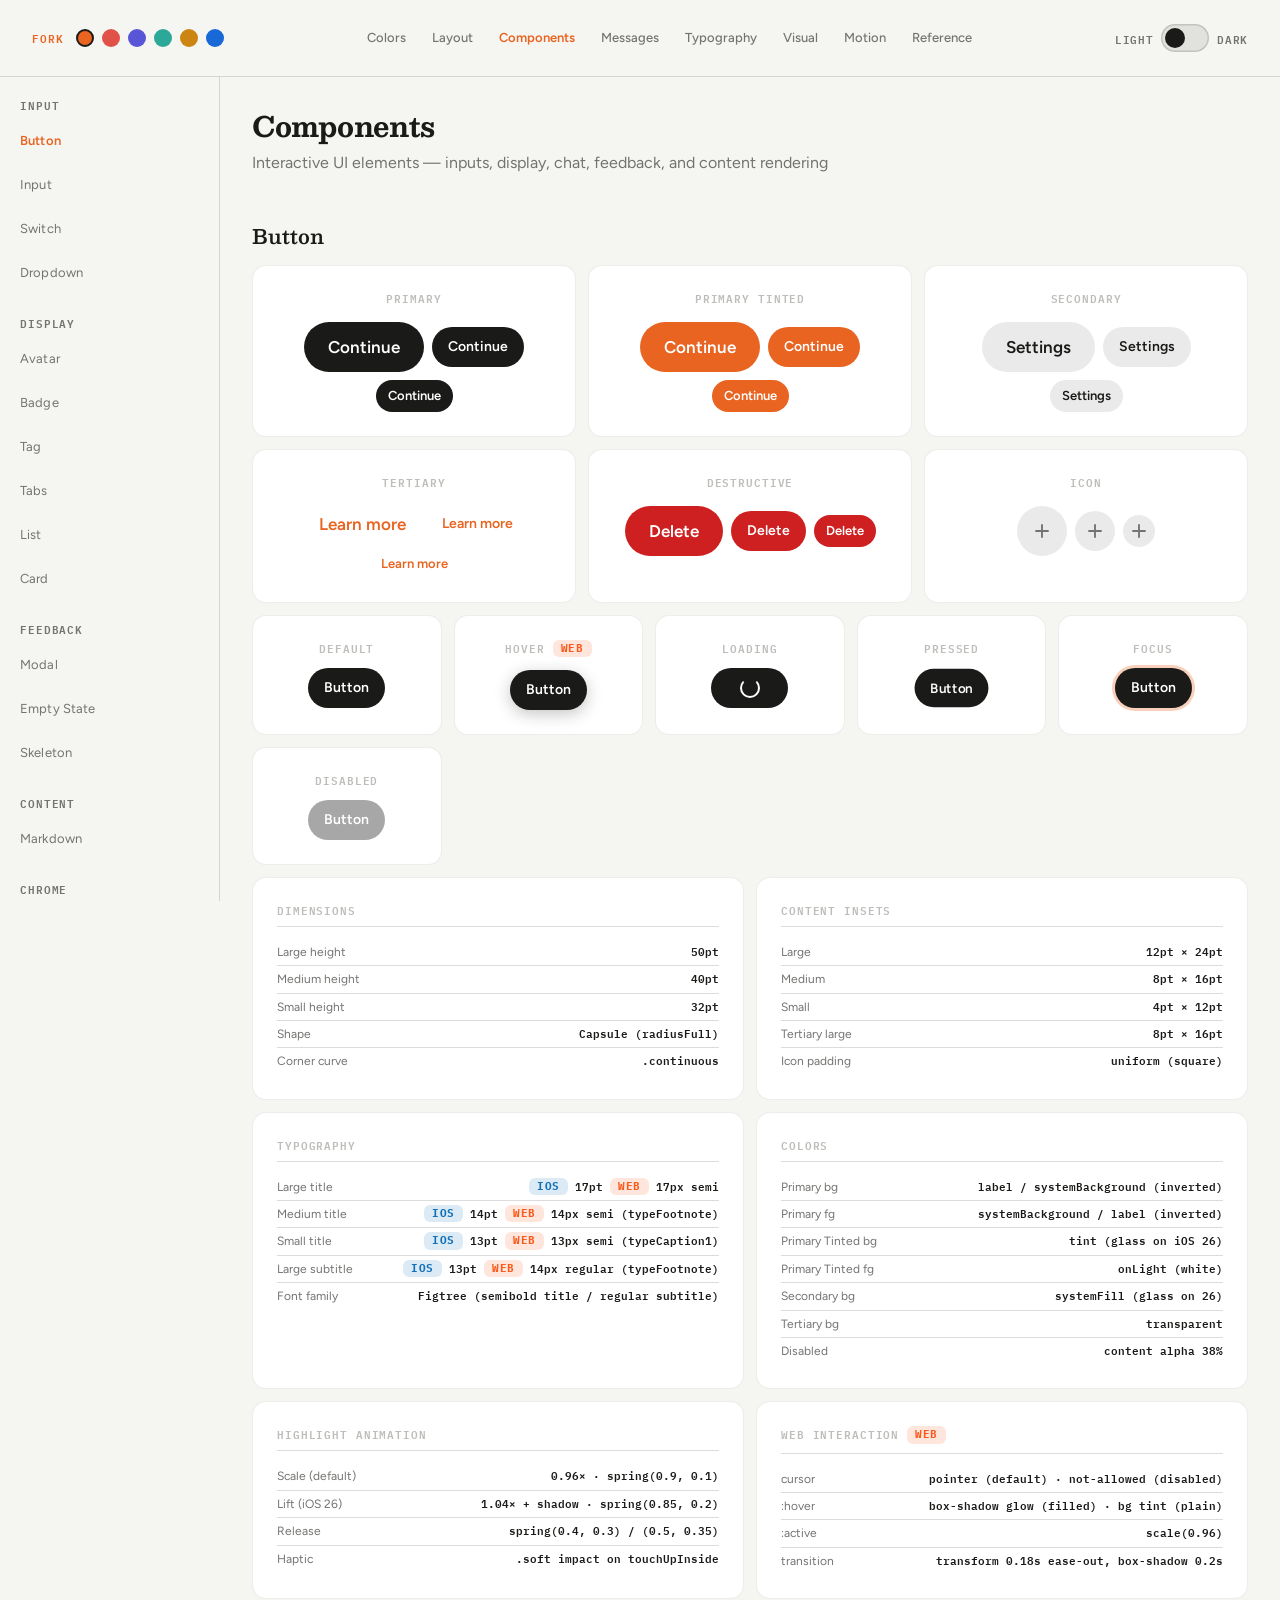
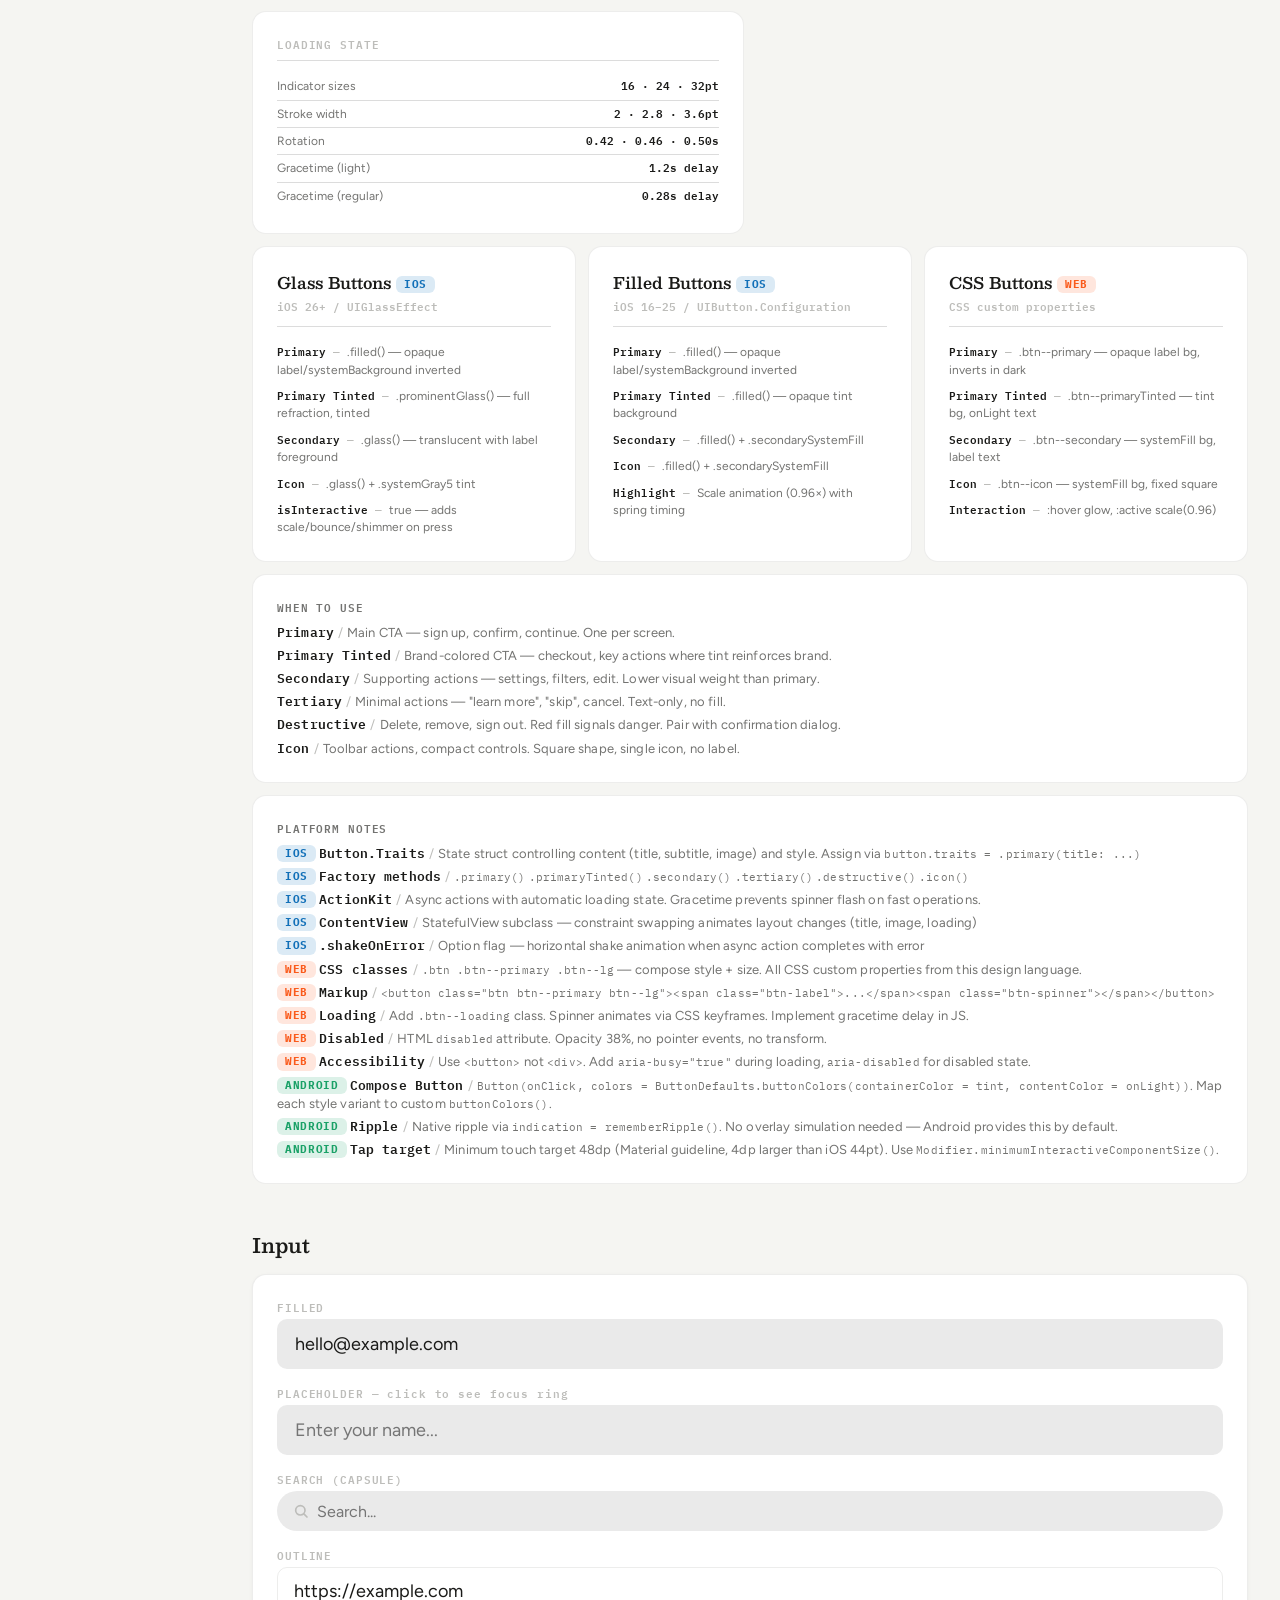
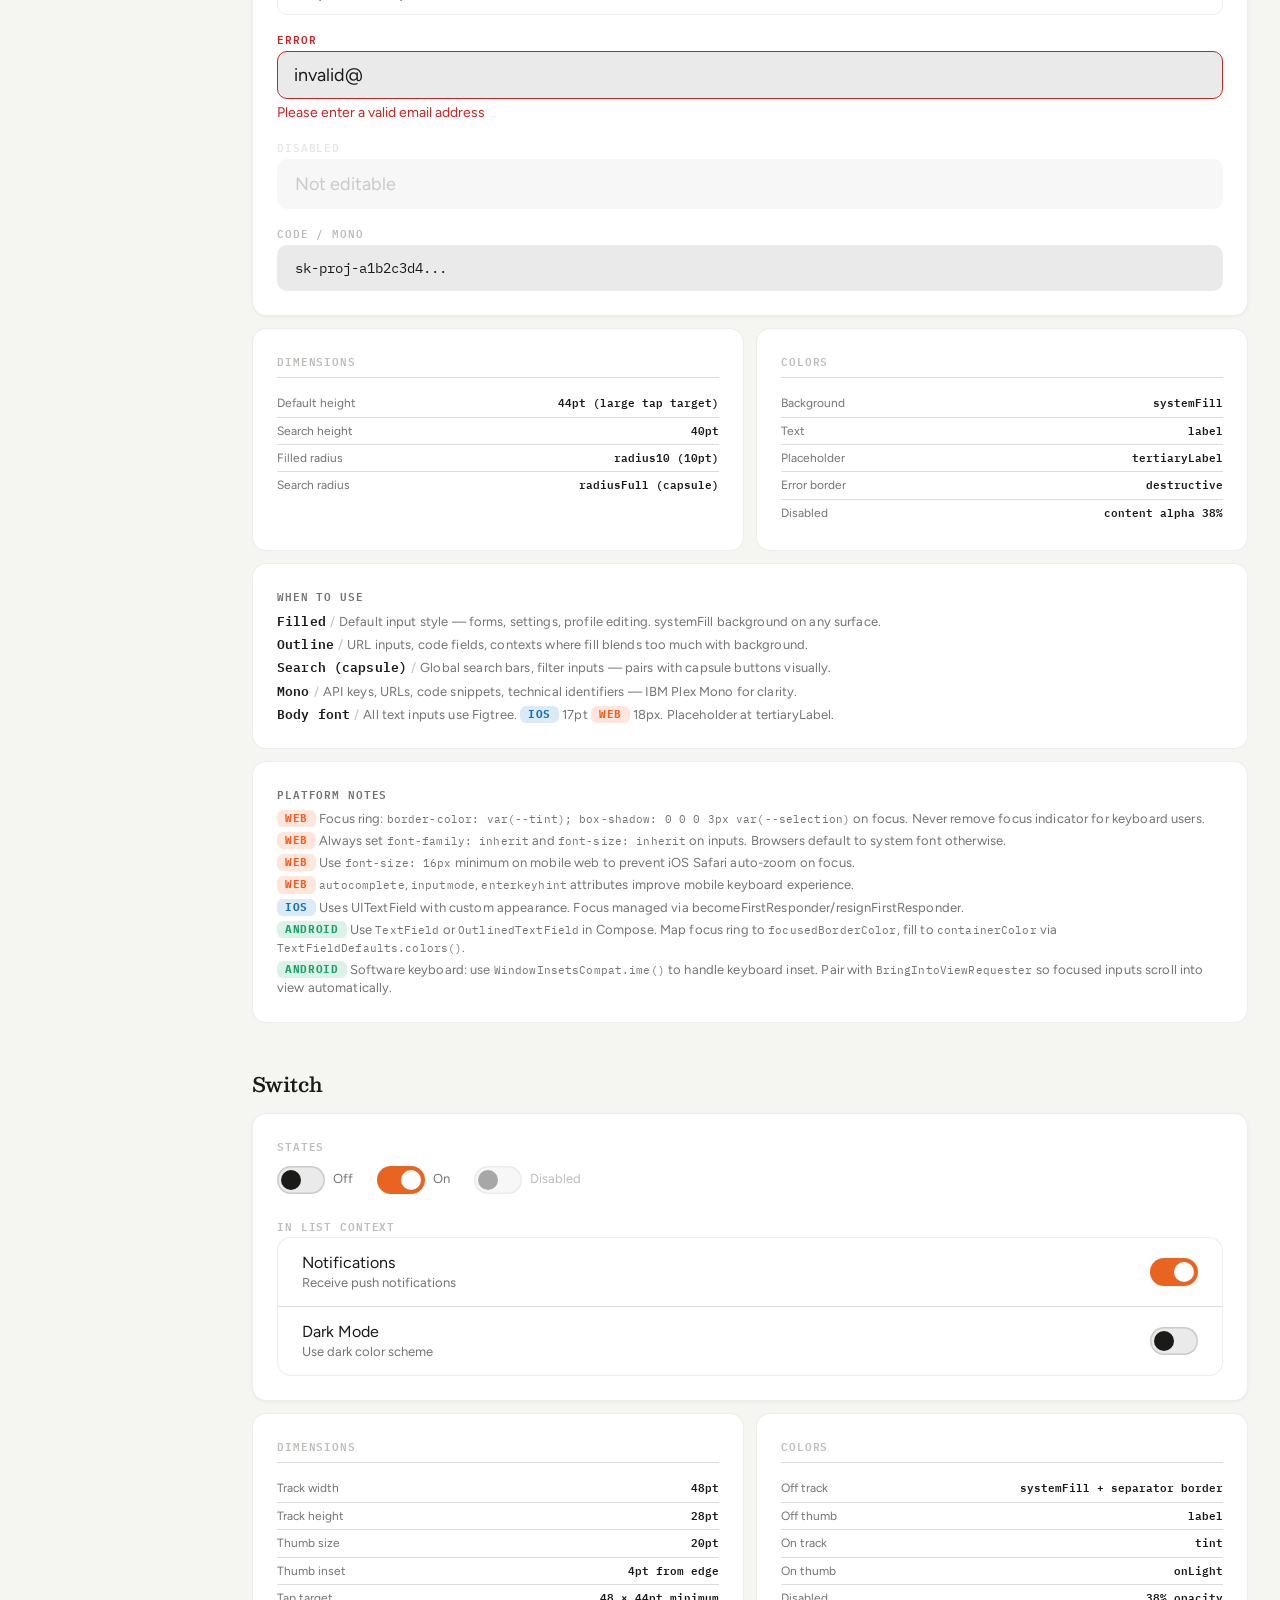
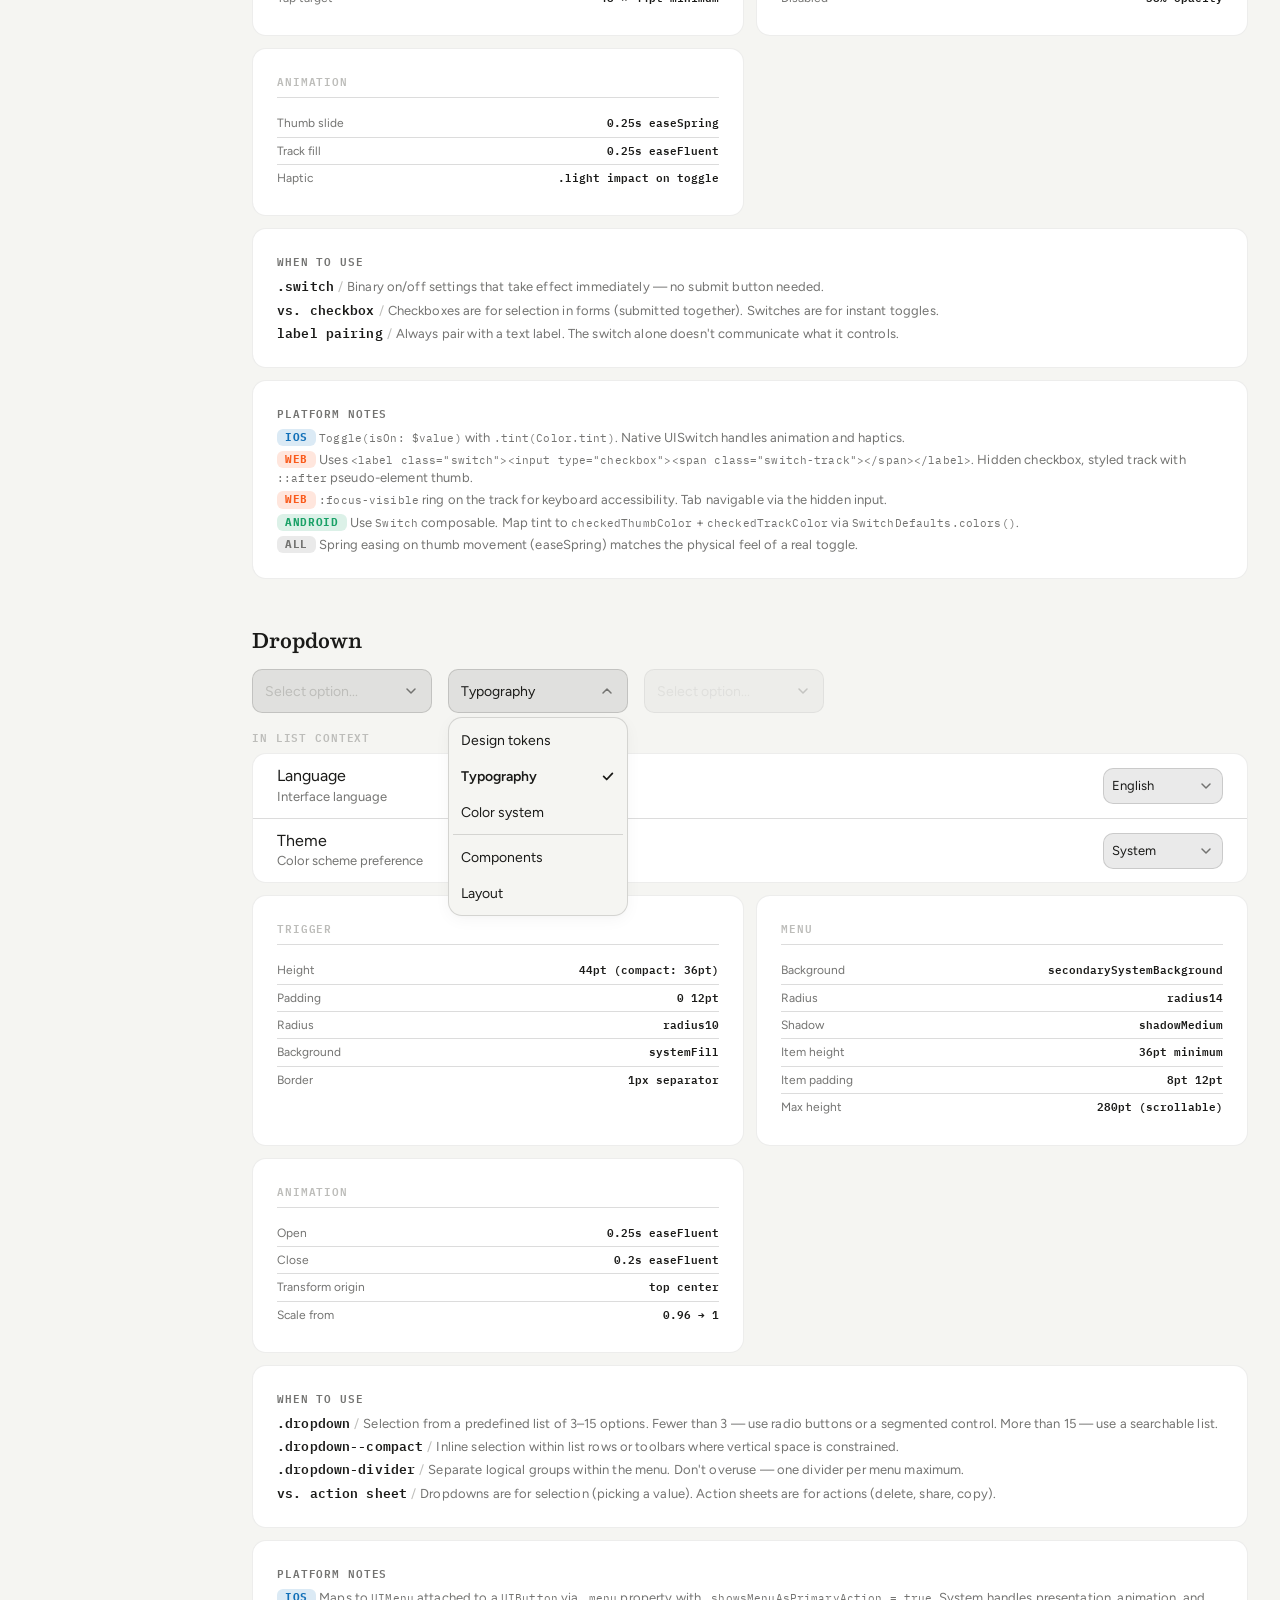
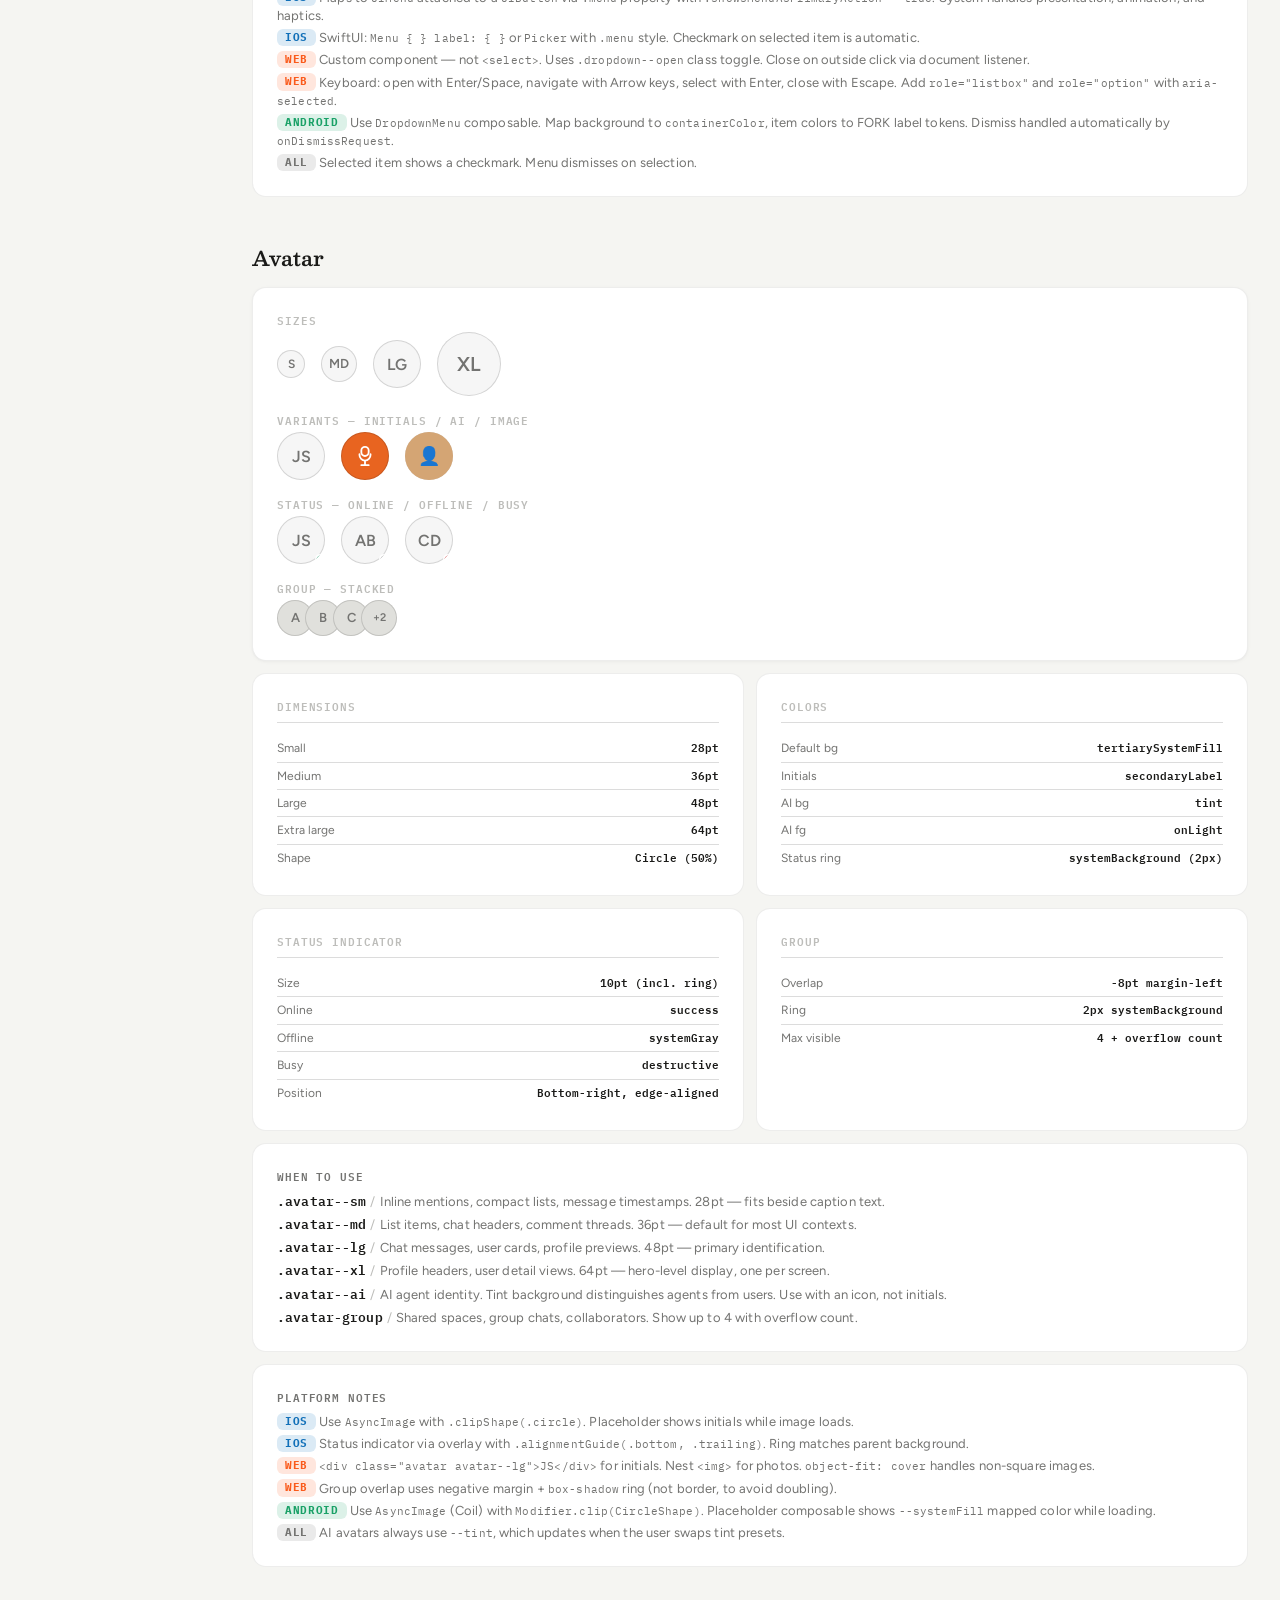
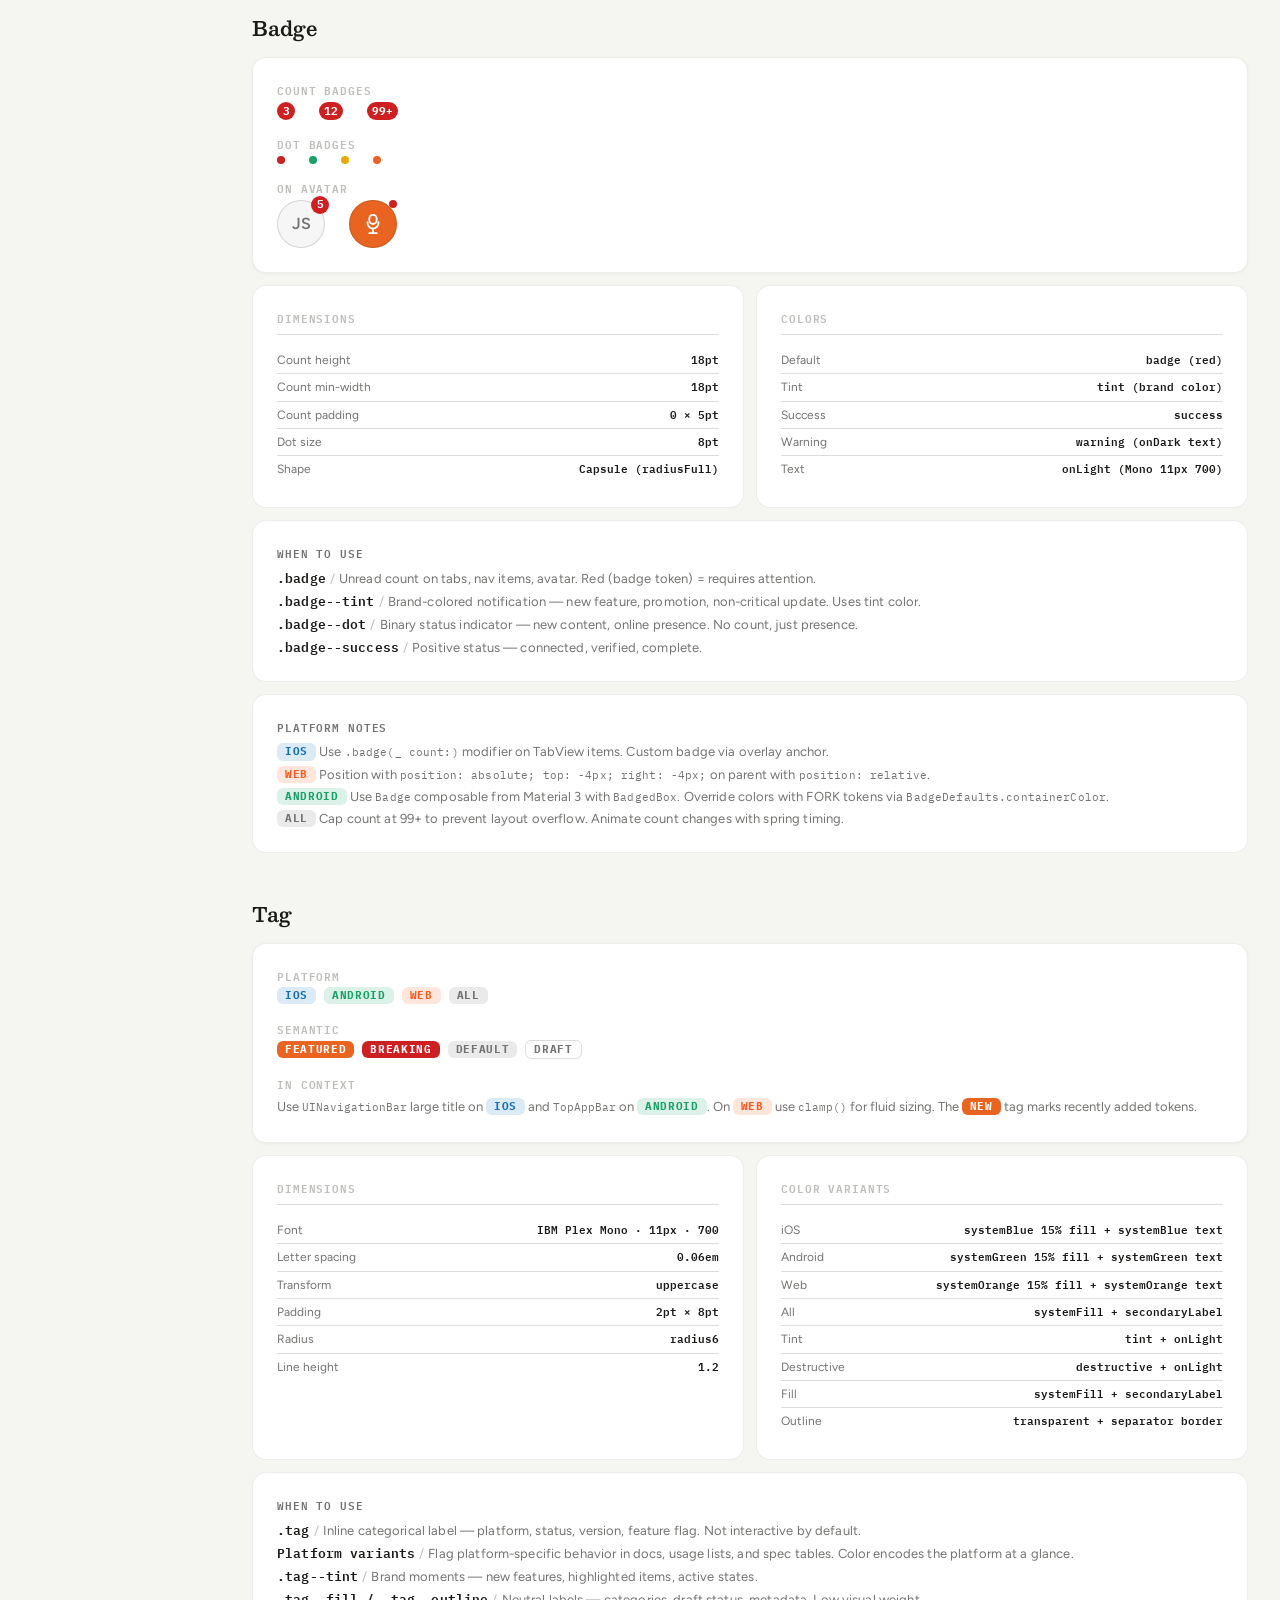
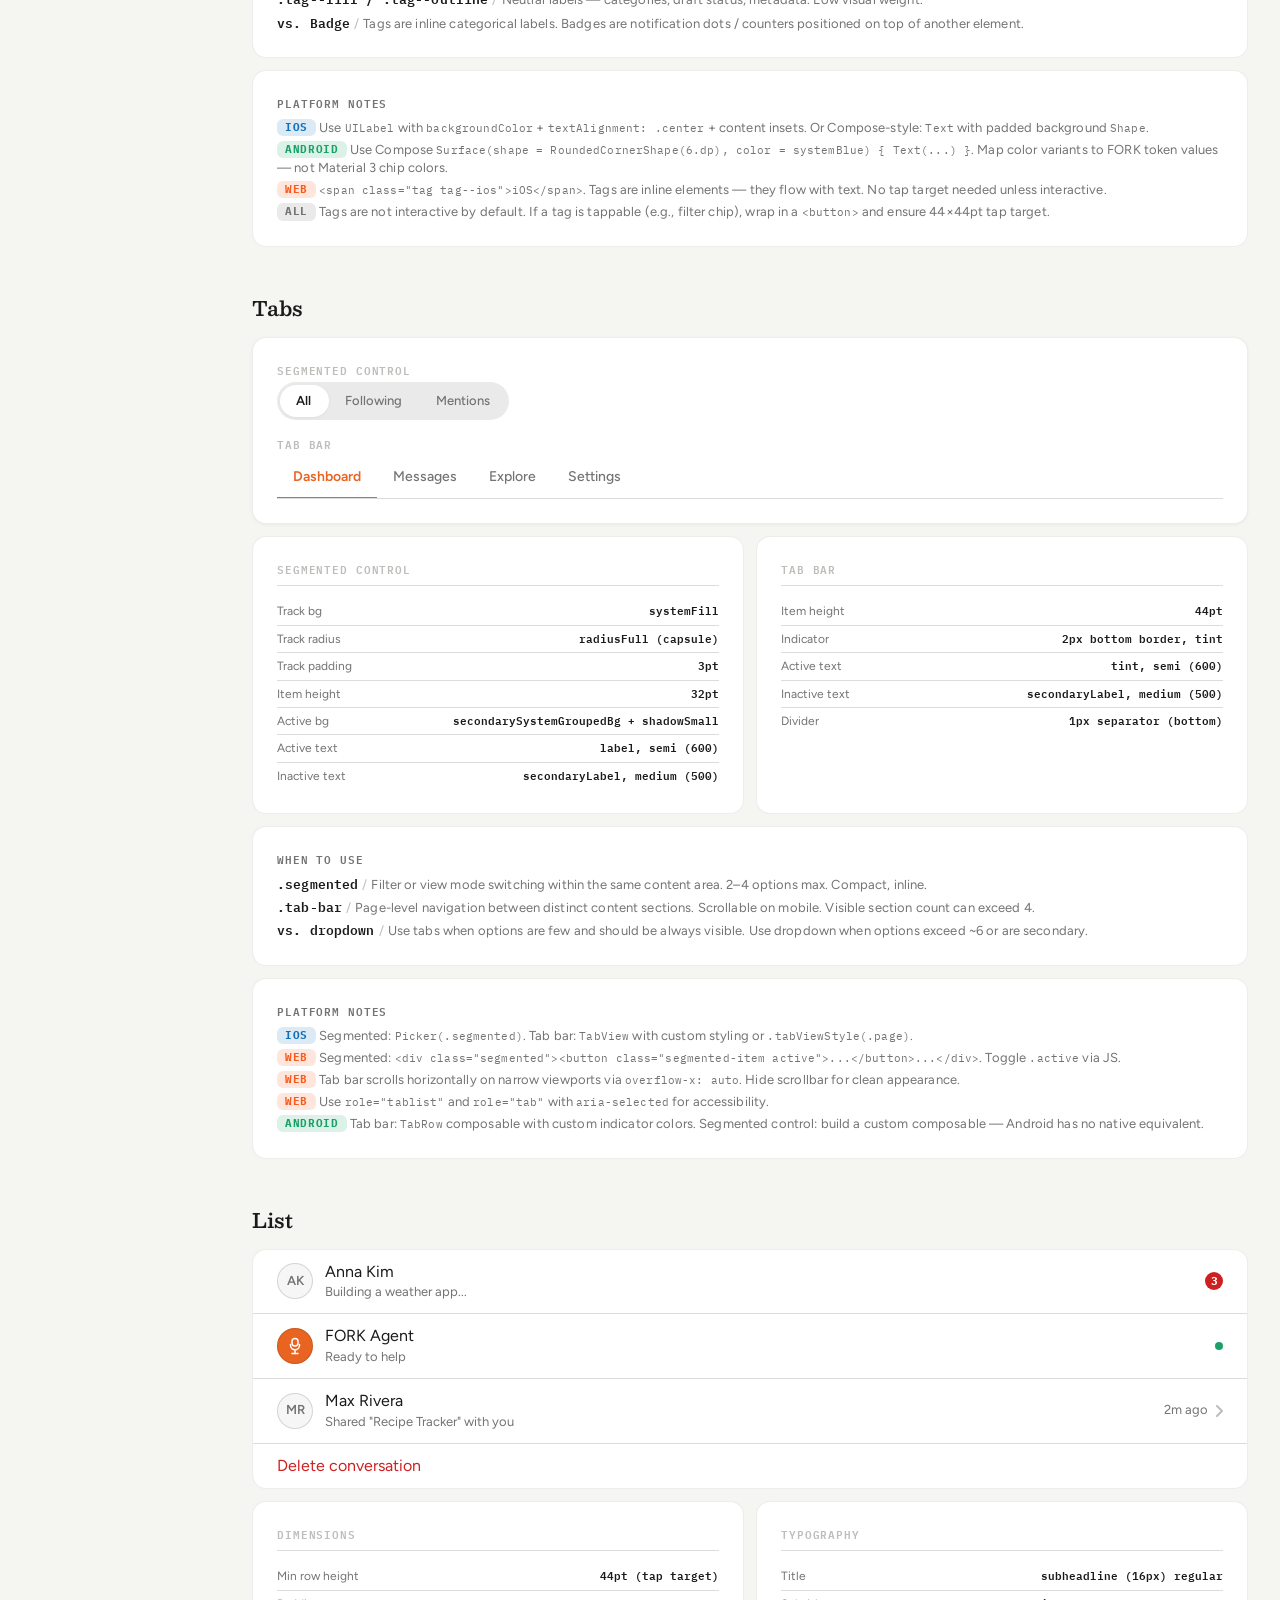
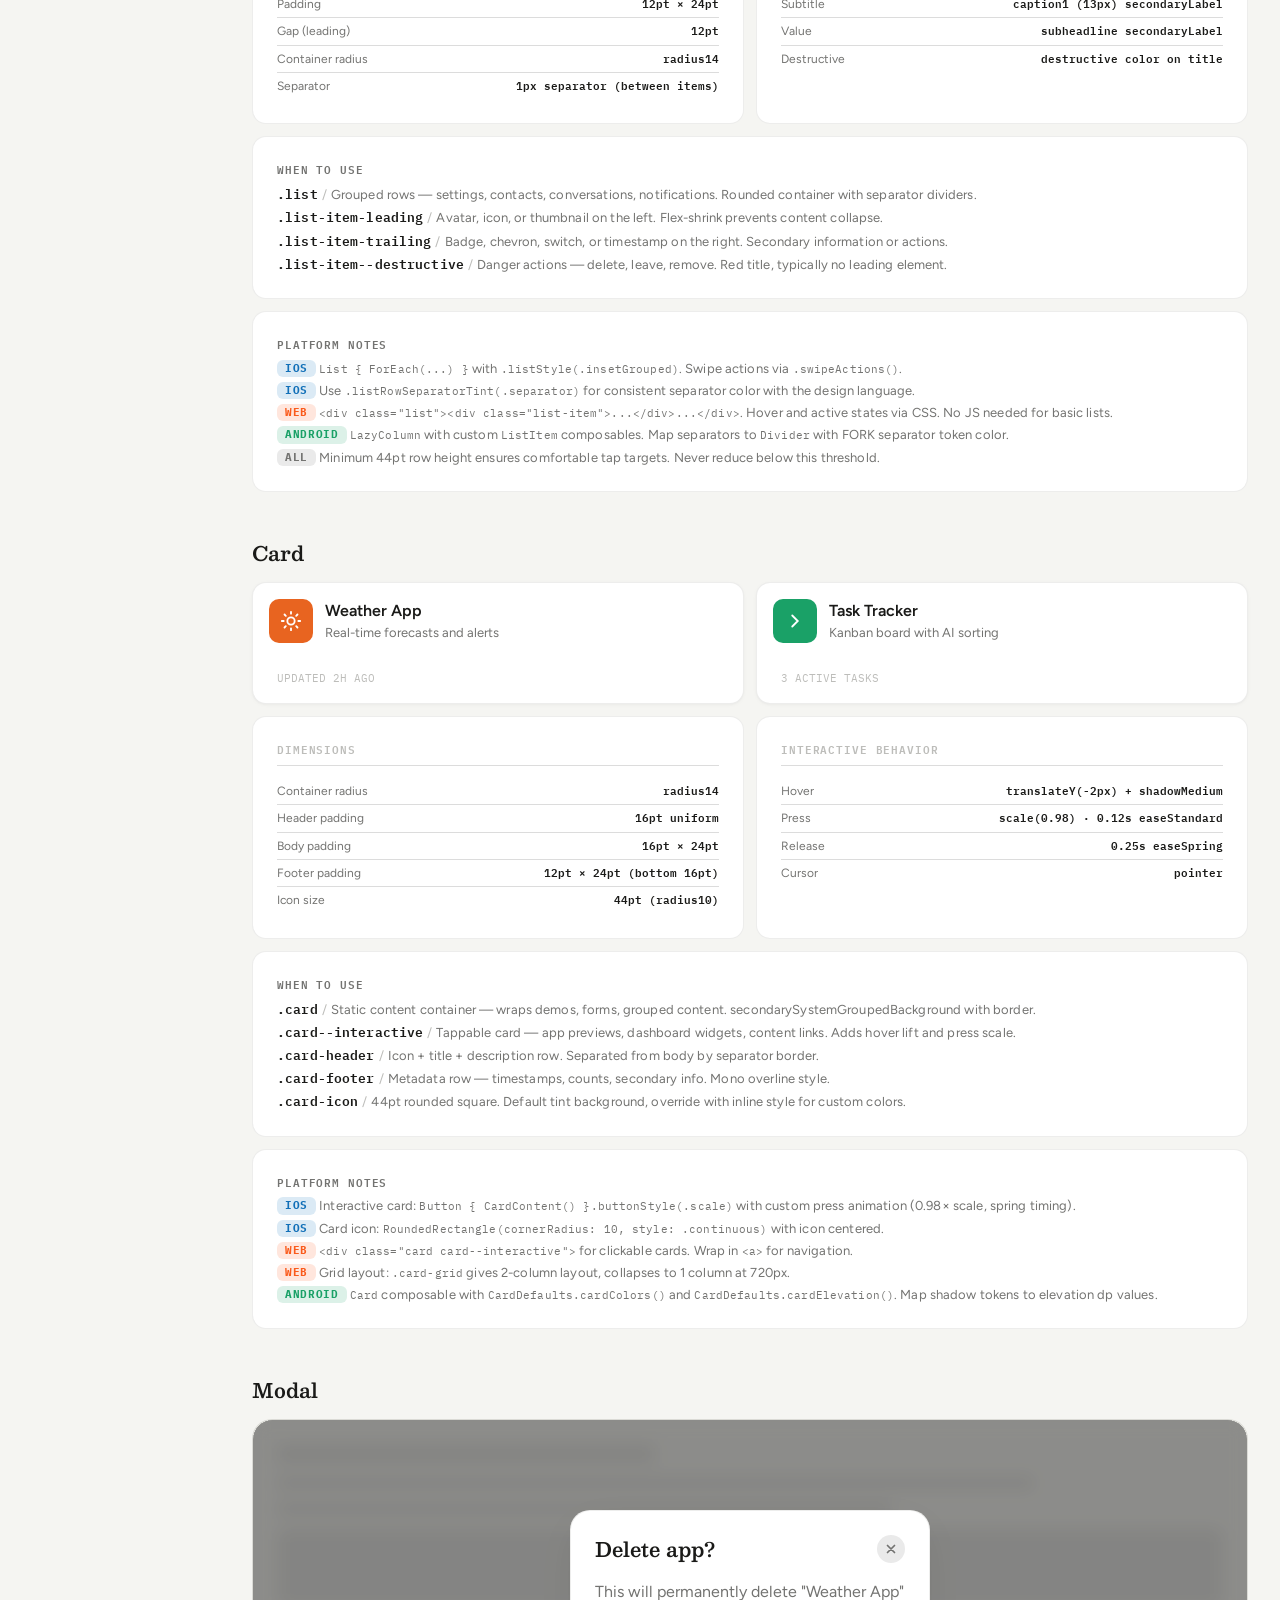
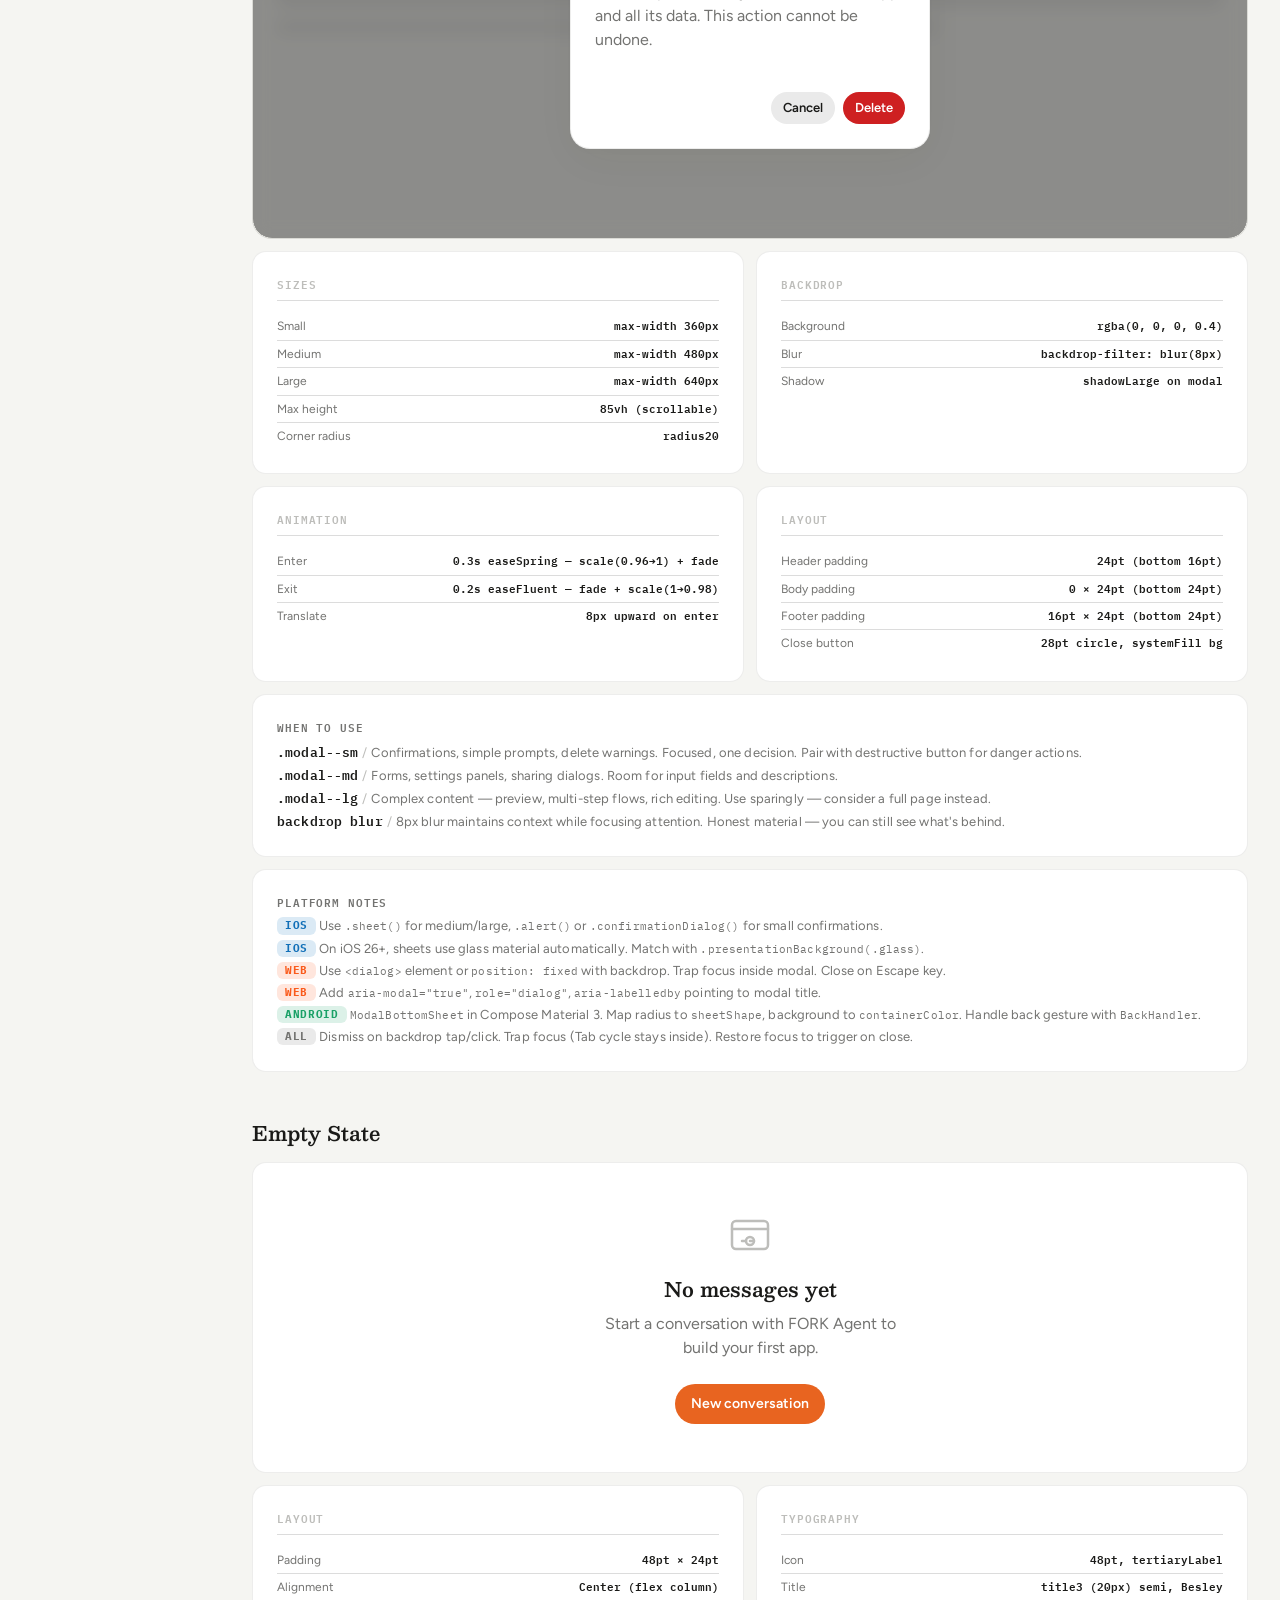
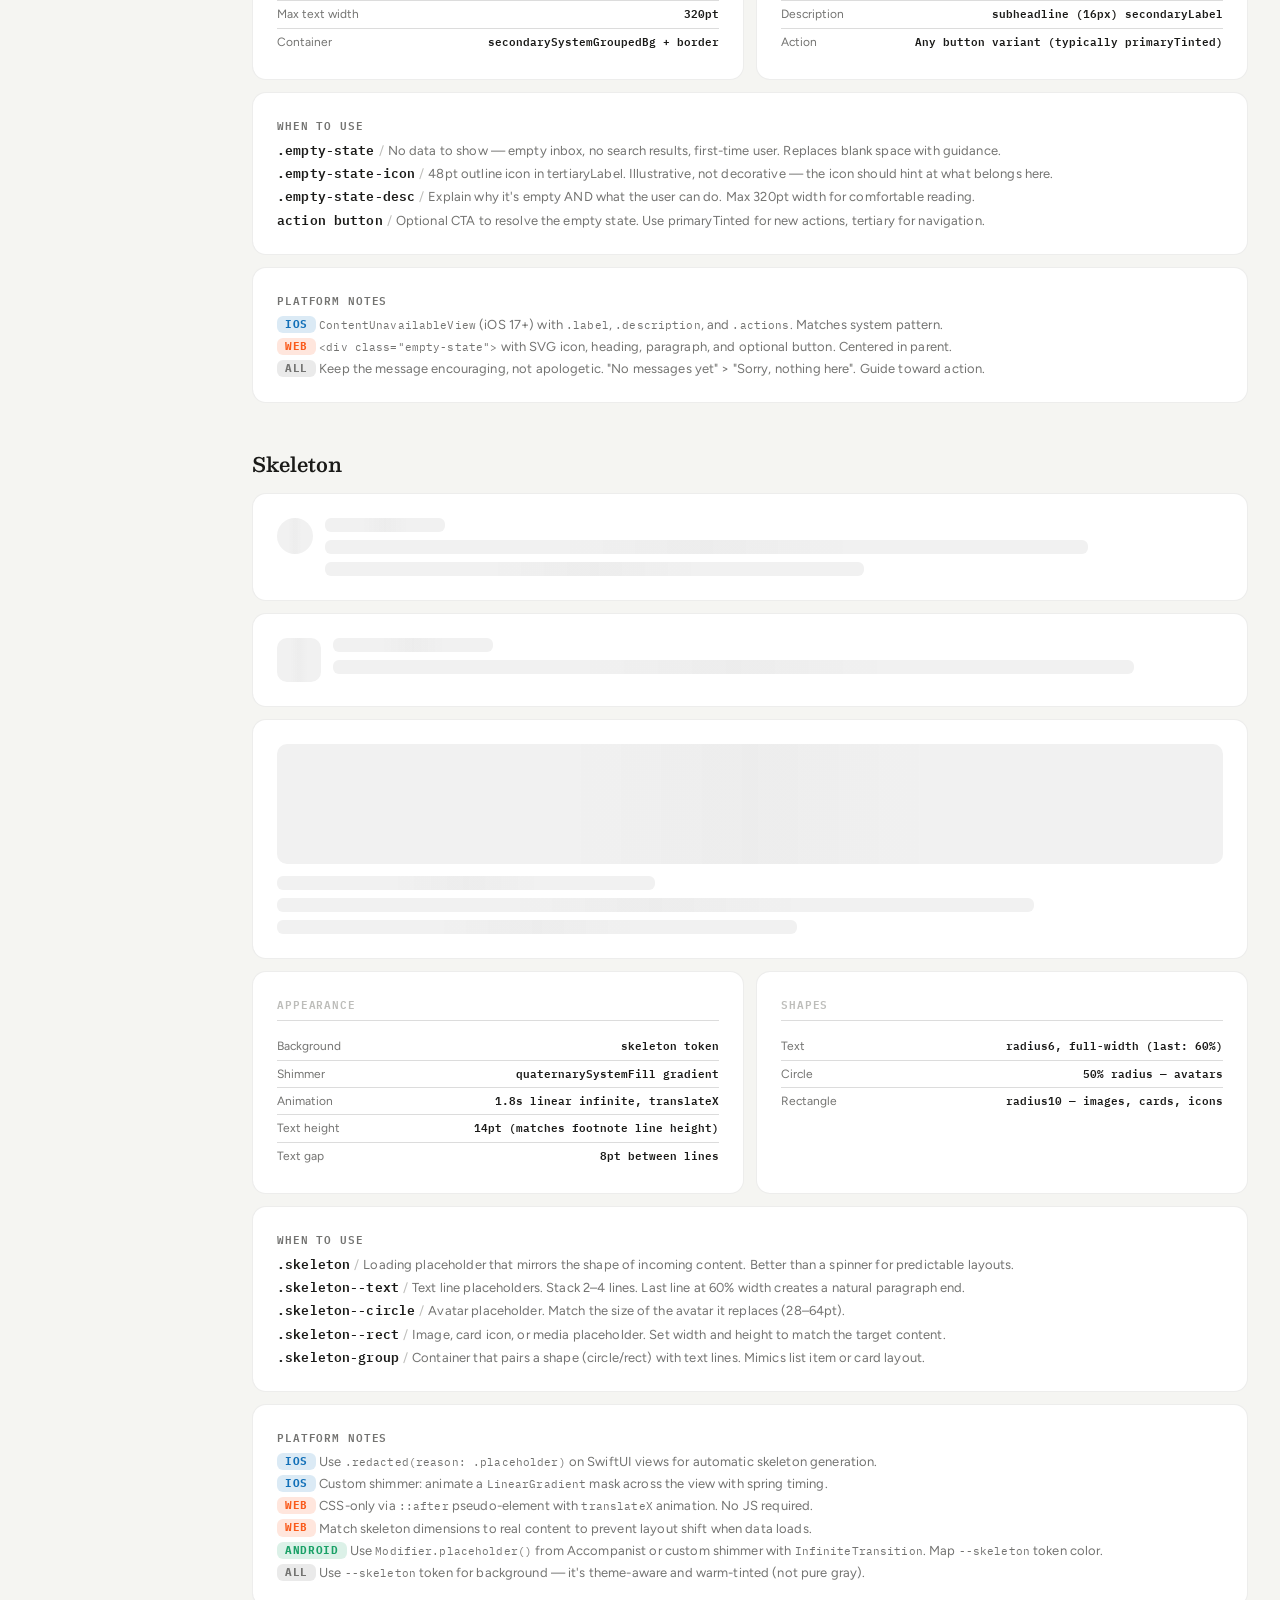
<file: pages/components.html>
<!DOCTYPE html>
<html lang="en" data-theme="light">
<head>
<meta charset="UTF-8">
<meta name="viewport" content="width=device-width, initial-scale=1.0, viewport-fit=cover">
<title>Components — FORK Design Language</title>
<meta name="description" content="FORK component specs: buttons, inputs, and markdown prose rendering with cross-platform implementation notes.">
<meta name="theme-color" content="#F5F5F2" media="(prefers-color-scheme: light)">
<meta name="theme-color" content="#1A1A18" media="(prefers-color-scheme: dark)">
<link href="https://fonts.googleapis.com/css2?family=Besley:ital,wght@0,400..900;1,400..900&family=Figtree:ital,wght@0,300..700;1,300..700&family=IBM+Plex+Mono:wght@400;500;600;700&display=swap" rel="stylesheet">
<link rel="stylesheet" href="../styles.css">
<script>(function(){var t=localStorage.getItem('te-theme');if(!t){t=window.matchMedia('(prefers-color-scheme:dark)').matches?'dark':'light'}document.documentElement.setAttribute('data-theme',t)})()</script>
</head>
<body>

<a href="#main-content" class="skip-link">Skip to content</a>

<div class="header">
  <div class="header-left">
    <a href="../index.html" class="header-title"><span class="header-title-accent">FORK</span></a>
    <div class="tint-picker" id="tint-picker"></div>
  </div>
  <nav class="top-nav" aria-label="Main navigation">
    <a class="top-nav-link" href="colors.html">Colors</a>
    <a class="top-nav-link" href="layout.html">Layout</a>
    <a class="top-nav-link active" href="components.html" aria-current="page">Components</a>
    <a class="top-nav-link" href="messages.html">Messages</a>
    <a class="top-nav-link" href="typography.html">Typography</a>
    <a class="top-nav-link" href="visual-direction.html">Visual</a>
    <a class="top-nav-link" href="motion.html">Motion</a>
    <a class="top-nav-link" href="reference.html">Reference</a>
  </nav>
  <div class="header-controls">
    <button class="toggle" onclick="toggleTheme()" aria-label="Toggle theme">
      <span class="toggle-label">Light</span>
      <div class="toggle-track"></div>
      <span class="toggle-label">Dark</span>
    </button>
  </div>
</div>

<div class="page-layout">

<nav class="sidebar" id="sidebar" aria-label="Page sections">
  <div class="sidebar-group">
    <div class="sidebar-group-label">Input</div>
    <a class="sidebar-link" href="#button">Button</a>
    <a class="sidebar-link" href="#input">Input</a>
    <a class="sidebar-link" href="#switch">Switch</a>
    <a class="sidebar-link" href="#dropdown">Dropdown</a>
  </div>
  <div class="sidebar-group">
    <div class="sidebar-group-label">Display</div>
    <a class="sidebar-link" href="#avatar">Avatar</a>
    <a class="sidebar-link" href="#badge">Badge</a>
    <a class="sidebar-link" href="#tag">Tag</a>
    <a class="sidebar-link" href="#tabs">Tabs</a>
    <a class="sidebar-link" href="#list">List</a>
    <a class="sidebar-link" href="#card">Card</a>
  </div>
  <div class="sidebar-group">
    <div class="sidebar-group-label">Feedback</div>
    <a class="sidebar-link" href="#modal">Modal</a>
    <a class="sidebar-link" href="#empty-state">Empty State</a>
    <a class="sidebar-link" href="#skeleton">Skeleton</a>
  </div>
  <div class="sidebar-group">
    <div class="sidebar-group-label">Content</div>
    <a class="sidebar-link" href="#markdown">Markdown</a>
  </div>
  <div class="sidebar-group">
    <div class="sidebar-group-label">Chrome</div>
    <a class="sidebar-link" href="#cursor">Cursor</a>
    <a class="sidebar-link" href="#dot-indicator">Dot Indicator</a>
    <a class="sidebar-link" href="#progress-bar">Progress Bar</a>
    <a class="sidebar-link" href="#window">Window</a>
  </div>
</nav>

<div class="page-main">
<main class="container" id="main-content">

<h1 class="page-title">Components</h1>
<p class="page-subtitle">Interactive UI elements — inputs, display, chat, feedback, and content rendering</p>

  <!-- ════════════════════════════════════════ -->
  <!-- COMPONENTS — BUTTON                       -->
  <!-- ════════════════════════════════════════ -->
  <div class="section" id="button">
    <h2 class="section-title">Button</h2>

    <!-- Live styles showcase -->
    <div class="btn-showcase">

        <div class="btn-row">
          <div class="btn-row-label">Primary</div>
          <div class="btn-row-items">
            <button class="btn btn--primary btn--lg"><span class="btn-label">Continue</span><span class="btn-spinner"></span></button>
            <button class="btn btn--primary btn--md"><span class="btn-label">Continue</span><span class="btn-spinner"></span></button>
            <button class="btn btn--primary btn--sm"><span class="btn-label">Continue</span><span class="btn-spinner"></span></button>
          </div>
        </div>

        <div class="btn-row">
          <div class="btn-row-label">Primary Tinted</div>
          <div class="btn-row-items">
            <button class="btn btn--primaryTinted btn--lg"><span class="btn-label">Continue</span><span class="btn-spinner"></span></button>
            <button class="btn btn--primaryTinted btn--md"><span class="btn-label">Continue</span><span class="btn-spinner"></span></button>
            <button class="btn btn--primaryTinted btn--sm"><span class="btn-label">Continue</span><span class="btn-spinner"></span></button>
          </div>
        </div>

        <div class="btn-row">
          <div class="btn-row-label">Secondary</div>
          <div class="btn-row-items">
            <button class="btn btn--secondary btn--lg"><span class="btn-label">Settings</span><span class="btn-spinner"></span></button>
            <button class="btn btn--secondary btn--md"><span class="btn-label">Settings</span><span class="btn-spinner"></span></button>
            <button class="btn btn--secondary btn--sm"><span class="btn-label">Settings</span><span class="btn-spinner"></span></button>
          </div>
        </div>

        <div class="btn-row">
          <div class="btn-row-label">Tertiary</div>
          <div class="btn-row-items">
            <button class="btn btn--tertiary btn--lg"><span class="btn-label">Learn more</span><span class="btn-spinner"></span></button>
            <button class="btn btn--tertiary btn--md"><span class="btn-label">Learn more</span><span class="btn-spinner"></span></button>
            <button class="btn btn--tertiary btn--sm"><span class="btn-label">Learn more</span><span class="btn-spinner"></span></button>
          </div>
        </div>

        <div class="btn-row">
          <div class="btn-row-label">Destructive</div>
          <div class="btn-row-items">
            <button class="btn btn--destructive btn--lg"><span class="btn-label">Delete</span><span class="btn-spinner"></span></button>
            <button class="btn btn--destructive btn--md"><span class="btn-label">Delete</span><span class="btn-spinner"></span></button>
            <button class="btn btn--destructive btn--sm"><span class="btn-label">Delete</span><span class="btn-spinner"></span></button>
          </div>
        </div>

        <div class="btn-row">
          <div class="btn-row-label">Icon</div>
          <div class="btn-row-items">
            <button class="btn btn--icon btn--lg" aria-label="Add"><svg aria-hidden="true" viewBox="0 0 24 24"><path d="M12 4v16m-8-8h16" stroke="currentColor" stroke-width="2.5" stroke-linecap="round" fill="none"/></svg></button>
            <button class="btn btn--icon btn--md" aria-label="Add"><svg aria-hidden="true" viewBox="0 0 24 24"><path d="M12 4v16m-8-8h16" stroke="currentColor" stroke-width="2.5" stroke-linecap="round" fill="none"/></svg></button>
            <button class="btn btn--icon btn--sm" aria-label="Add"><svg aria-hidden="true" viewBox="0 0 24 24"><path d="M12 4v16m-8-8h16" stroke="currentColor" stroke-width="2.5" stroke-linecap="round" fill="none"/></svg></button>
          </div>
        </div>
    </div>

    <!-- States -->
    <div class="btn-states-grid btn-states-grid--5col">
      <div class="btn-state-card">
        <div class="btn-state-label">Default</div>
        <button class="btn btn--primary btn--md"><span class="btn-label">Button</span><span class="btn-spinner"></span></button>
      </div>
      <div class="btn-state-card">
        <div class="btn-state-label">Hover <span class="tag tag--web">Web</span></div>
        <button class="btn btn--primary btn--md btn-state-hover"><span class="btn-label">Button</span><span class="btn-spinner"></span></button>
      </div>
      <div class="btn-state-card">
        <div class="btn-state-label">Loading</div>
        <button class="btn btn--primary btn--md btn--loading" aria-busy="true"><span class="btn-label">Button</span><span class="btn-spinner"></span></button>
      </div>
      <div class="btn-state-card">
        <div class="btn-state-label">Pressed</div>
        <button class="btn btn--primary btn--md btn-state-pressed"><span class="btn-label">Button</span><span class="btn-spinner"></span></button>
      </div>
      <div class="btn-state-card">
        <div class="btn-state-label">Focus</div>
        <button class="btn btn--primary btn--md btn-state-focus"><span class="btn-label">Button</span><span class="btn-spinner"></span></button>
      </div>
      <div class="btn-state-card">
        <div class="btn-state-label">Disabled</div>
        <button class="btn btn--primary btn--md" disabled><span class="btn-label">Button</span><span class="btn-spinner"></span></button>
      </div>
    </div>

    <div class="spec-grid">
      <div class="spec-card">
        <div class="spec-title">Dimensions</div>
        <div class="spec-row">
          <span class="spec-label">Large height</span>
          <span class="spec-val">50pt</span>
        </div>
        <div class="spec-row">
          <span class="spec-label">Medium height</span>
          <span class="spec-val">40pt</span>
        </div>
        <div class="spec-row">
          <span class="spec-label">Small height</span>
          <span class="spec-val">32pt</span>
        </div>
        <div class="spec-row">
          <span class="spec-label">Shape</span>
          <span class="spec-val">Capsule (radiusFull)</span>
        </div>
        <div class="spec-row">
          <span class="spec-label">Corner curve</span>
          <span class="spec-val">.continuous</span>
        </div>
      </div>

      <div class="spec-card">
        <div class="spec-title">Content Insets</div>
        <div class="spec-row">
          <span class="spec-label">Large</span>
          <span class="spec-val">12pt × 24pt</span>
        </div>
        <div class="spec-row">
          <span class="spec-label">Medium</span>
          <span class="spec-val">8pt × 16pt</span>
        </div>
        <div class="spec-row">
          <span class="spec-label">Small</span>
          <span class="spec-val">4pt × 12pt</span>
        </div>
        <div class="spec-row">
          <span class="spec-label">Tertiary large</span>
          <span class="spec-val">8pt × 16pt</span>
        </div>
        <div class="spec-row">
          <span class="spec-label">Icon padding</span>
          <span class="spec-val">uniform (square)</span>
        </div>
      </div>

      <div class="spec-card">
        <div class="spec-title">Typography</div>
        <div class="spec-row">
          <span class="spec-label">Large title</span>
          <span class="spec-val"><span class="tag tag--ios">iOS</span> 17pt <span class="tag tag--web">Web</span> 17px semi</span>
        </div>
        <div class="spec-row">
          <span class="spec-label">Medium title</span>
          <span class="spec-val"><span class="tag tag--ios">iOS</span> 14pt <span class="tag tag--web">Web</span> 14px semi (typeFootnote)</span>
        </div>
        <div class="spec-row">
          <span class="spec-label">Small title</span>
          <span class="spec-val"><span class="tag tag--ios">iOS</span> 13pt <span class="tag tag--web">Web</span> 13px semi (typeCaption1)</span>
        </div>
        <div class="spec-row">
          <span class="spec-label">Large subtitle</span>
          <span class="spec-val"><span class="tag tag--ios">iOS</span> 13pt <span class="tag tag--web">Web</span> 14px regular (typeFootnote)</span>
        </div>
        <div class="spec-row">
          <span class="spec-label">Font family</span>
          <span class="spec-val">Figtree (semibold title / regular subtitle)</span>
        </div>
      </div>

      <div class="spec-card">
        <div class="spec-title">Colors</div>
        <div class="spec-row">
          <span class="spec-label">Primary bg</span>
          <span class="spec-val">label / systemBackground (inverted)</span>
        </div>
        <div class="spec-row">
          <span class="spec-label">Primary fg</span>
          <span class="spec-val">systemBackground / label (inverted)</span>
        </div>
        <div class="spec-row">
          <span class="spec-label">Primary Tinted bg</span>
          <span class="spec-val">tint (glass on iOS 26)</span>
        </div>
        <div class="spec-row">
          <span class="spec-label">Primary Tinted fg</span>
          <span class="spec-val">onLight (white)</span>
        </div>
        <div class="spec-row">
          <span class="spec-label">Secondary bg</span>
          <span class="spec-val">systemFill (glass on 26)</span>
        </div>
        <div class="spec-row">
          <span class="spec-label">Tertiary bg</span>
          <span class="spec-val">transparent</span>
        </div>
        <div class="spec-row">
          <span class="spec-label">Disabled</span>
          <span class="spec-val">content alpha 38%</span>
        </div>
      </div>

      <div class="spec-card">
        <div class="spec-title">Highlight Animation</div>
        <div class="spec-row">
          <span class="spec-label">Scale (default)</span>
          <span class="spec-val">0.96× · spring(0.9, 0.1)</span>
        </div>
        <div class="spec-row">
          <span class="spec-label">Lift (iOS 26)</span>
          <span class="spec-val">1.04× + shadow · spring(0.85, 0.2)</span>
        </div>
        <div class="spec-row">
          <span class="spec-label">Release</span>
          <span class="spec-val">spring(0.4, 0.3) / (0.5, 0.35)</span>
        </div>
        <div class="spec-row">
          <span class="spec-label">Haptic</span>
          <span class="spec-val">.soft impact on touchUpInside</span>
        </div>
      </div>

      <div class="spec-card">
        <div class="spec-title">Web Interaction <span class="tag tag--web">Web</span></div>
        <div class="spec-row">
          <span class="spec-label">cursor</span>
          <span class="spec-val">pointer (default) · not-allowed (disabled)</span>
        </div>
        <div class="spec-row">
          <span class="spec-label">:hover</span>
          <span class="spec-val">box-shadow glow (filled) · bg tint (plain)</span>
        </div>
        <div class="spec-row">
          <span class="spec-label">:active</span>
          <span class="spec-val">scale(0.96)</span>
        </div>
        <div class="spec-row">
          <span class="spec-label">transition</span>
          <span class="spec-val">transform 0.18s ease-out, box-shadow 0.2s</span>
        </div>
      </div>

      <div class="spec-card">
        <div class="spec-title">Loading State</div>
        <div class="spec-row">
          <span class="spec-label">Indicator sizes</span>
          <span class="spec-val">16 · 24 · 32pt</span>
        </div>
        <div class="spec-row">
          <span class="spec-label">Stroke width</span>
          <span class="spec-val">2 · 2.8 · 3.6pt</span>
        </div>
        <div class="spec-row">
          <span class="spec-label">Rotation</span>
          <span class="spec-val">0.42 · 0.46 · 0.50s</span>
        </div>
        <div class="spec-row">
          <span class="spec-label">Gracetime (light)</span>
          <span class="spec-val">1.2s delay</span>
        </div>
        <div class="spec-row">
          <span class="spec-label">Gracetime (regular)</span>
          <span class="spec-val">0.28s delay</span>
        </div>
      </div>
    </div>

    <!-- Glass tier note — 3 columns -->
    <div class="glass-compare glass-compare--3col" style="margin-top: var(--space12);">
      <div class="glass-compare-card">
        <div class="glass-compare-header">
          <div class="glass-compare-title">Glass Buttons <span class="tag tag--ios">iOS</span></div>
          <div class="glass-compare-version">iOS 26+ / UIGlassEffect</div>
        </div>
        <ul class="glass-prop-list">
          <li><span class="prop-name">Primary</span>.filled() — opaque label/systemBackground inverted</li>
          <li><span class="prop-name">Primary Tinted</span>.prominentGlass() — full refraction, tinted</li>
          <li><span class="prop-name">Secondary</span>.glass() — translucent with label foreground</li>
          <li><span class="prop-name">Icon</span>.glass() + .systemGray5 tint</li>
          <li><span class="prop-name">isInteractive</span>true — adds scale/bounce/shimmer on press</li>
        </ul>
      </div>
      <div class="glass-compare-card">
        <div class="glass-compare-header">
          <div class="glass-compare-title">Filled Buttons <span class="tag tag--ios">iOS</span></div>
          <div class="glass-compare-version">iOS 16–25 / UIButton.Configuration</div>
        </div>
        <ul class="glass-prop-list">
          <li><span class="prop-name">Primary</span>.filled() — opaque label/systemBackground inverted</li>
          <li><span class="prop-name">Primary Tinted</span>.filled() — opaque tint background</li>
          <li><span class="prop-name">Secondary</span>.filled() + .secondarySystemFill</li>
          <li><span class="prop-name">Icon</span>.filled() + .secondarySystemFill</li>
          <li><span class="prop-name">Highlight</span>Scale animation (0.96×) with spring timing</li>
        </ul>
      </div>
      <div class="glass-compare-card">
        <div class="glass-compare-header">
          <div class="glass-compare-title">CSS Buttons <span class="tag tag--web">Web</span></div>
          <div class="glass-compare-version">CSS custom properties</div>
        </div>
        <ul class="glass-prop-list">
          <li><span class="prop-name">Primary</span>.btn--primary — opaque label bg, inverts in dark</li>
          <li><span class="prop-name">Primary Tinted</span>.btn--primaryTinted — tint bg, onLight text</li>
          <li><span class="prop-name">Secondary</span>.btn--secondary — systemFill bg, label text</li>
          <li><span class="prop-name">Icon</span>.btn--icon — systemFill bg, fixed square</li>
          <li><span class="prop-name">Interaction</span>:hover glow, :active scale(0.96)</li>
        </ul>
      </div>
    </div>

    <div class="usage">
      <div class="usage-title">When to use</div>
      <ul class="usage-list">
        <li><span class="token">Primary</span><span class="dash">/</span>Main CTA — sign up, confirm, continue. One per screen.</li>
        <li><span class="token">Primary Tinted</span><span class="dash">/</span>Brand-colored CTA — checkout, key actions where tint reinforces brand.</li>
        <li><span class="token">Secondary</span><span class="dash">/</span>Supporting actions — settings, filters, edit. Lower visual weight than primary.</li>
        <li><span class="token">Tertiary</span><span class="dash">/</span>Minimal actions — "learn more", "skip", cancel. Text-only, no fill.</li>
        <li><span class="token">Destructive</span><span class="dash">/</span>Delete, remove, sign out. Red fill signals danger. Pair with confirmation dialog.</li>
        <li><span class="token">Icon</span><span class="dash">/</span>Toolbar actions, compact controls. Square shape, single icon, no label.</li>
      </ul>
    </div>
    <div class="usage">
      <div class="usage-title">Platform notes</div>
      <ul class="usage-list">
        <li><span class="tag tag--ios">iOS</span> <span class="token">Button.Traits</span><span class="dash">/</span>State struct controlling content (title, subtitle, image) and style. Assign via <code class="code-inline">button.traits = .primary(title: ...)</code></li>
        <li><span class="tag tag--ios">iOS</span> <span class="token">Factory methods</span><span class="dash">/</span><code class="code-inline">.primary()</code> <code class="code-inline">.primaryTinted()</code> <code class="code-inline">.secondary()</code> <code class="code-inline">.tertiary()</code> <code class="code-inline">.destructive()</code> <code class="code-inline">.icon()</code></li>
        <li><span class="tag tag--ios">iOS</span> <span class="token">ActionKit</span><span class="dash">/</span>Async actions with automatic loading state. Gracetime prevents spinner flash on fast operations.</li>
        <li><span class="tag tag--ios">iOS</span> <span class="token">ContentView</span><span class="dash">/</span>StatefulView subclass — constraint swapping animates layout changes (title, image, loading)</li>
        <li><span class="tag tag--ios">iOS</span> <span class="token">.shakeOnError</span><span class="dash">/</span>Option flag — horizontal shake animation when async action completes with error</li>
        <li><span class="tag tag--web">Web</span> <span class="token">CSS classes</span><span class="dash">/</span><code class="code-inline">.btn .btn--primary .btn--lg</code> — compose style + size. All CSS custom properties from this design language.</li>
        <li><span class="tag tag--web">Web</span> <span class="token">Markup</span><span class="dash">/</span><code class="code-inline">&lt;button class="btn btn--primary btn--lg"&gt;&lt;span class="btn-label"&gt;...&lt;/span&gt;&lt;span class="btn-spinner"&gt;&lt;/span&gt;&lt;/button&gt;</code></li>
        <li><span class="tag tag--web">Web</span> <span class="token">Loading</span><span class="dash">/</span>Add <code class="code-inline">.btn--loading</code> class. Spinner animates via CSS keyframes. Implement gracetime delay in JS.</li>
        <li><span class="tag tag--web">Web</span> <span class="token">Disabled</span><span class="dash">/</span>HTML <code class="code-inline">disabled</code> attribute. Opacity 38%, no pointer events, no transform.</li>
        <li><span class="tag tag--web">Web</span> <span class="token">Accessibility</span><span class="dash">/</span>Use <code class="code-inline">&lt;button&gt;</code> not <code class="code-inline">&lt;div&gt;</code>. Add <code class="code-inline">aria-busy="true"</code> during loading, <code class="code-inline">aria-disabled</code> for disabled state.</li>
        <li><span class="tag tag--android">Android</span> <span class="token">Compose Button</span><span class="dash">/</span><code class="code-inline">Button(onClick, colors = ButtonDefaults.buttonColors(containerColor = tint, contentColor = onLight))</code>. Map each style variant to custom <code class="code-inline">buttonColors()</code>.</li>
        <li><span class="tag tag--android">Android</span> <span class="token">Ripple</span><span class="dash">/</span>Native ripple via <code class="code-inline">indication = rememberRipple()</code>. No overlay simulation needed — Android provides this by default.</li>
        <li><span class="tag tag--android">Android</span> <span class="token">Tap target</span><span class="dash">/</span>Minimum touch target 48dp (Material guideline, 4dp larger than iOS 44pt). Use <code class="code-inline">Modifier.minimumInteractiveComponentSize()</code>.</li>
      </ul>
    </div>
  </div>

  <!-- ════════════════════════════════════════ -->
  <!-- COMPONENTS — INPUT                        -->
  <!-- ════════════════════════════════════════ -->
  <div class="section" id="input">
    <h2 class="section-title">Input</h2>

    <div class="card card--padded">
      <div class="input-demo-stack">

        <!-- Filled (default) — live input -->
        <div>
          <div class="demo-label">FILLED</div>
          <input type="email" value="hello@example.com" class="input-demo">
        </div>

        <!-- Placeholder — live input -->
        <div>
          <div class="demo-label">PLACEHOLDER — click to see focus ring</div>
          <input type="text" placeholder="Enter your name..." class="input-demo">
        </div>

        <!-- Search — live input -->
        <div>
          <div class="demo-label">SEARCH (CAPSULE)</div>
          <div class="input-search-capsule">
            <svg width="16" height="16" viewBox="0 0 24 24" fill="none" stroke="var(--tertiaryLabel)" stroke-width="2.5" stroke-linecap="round" style="flex-shrink:0"><circle cx="11" cy="11" r="7"/><path d="M21 21l-4.35-4.35"/></svg>
            <input type="search" placeholder="Search...">
          </div>
        </div>

        <!-- Outline — live input -->
        <div>
          <div class="demo-label">OUTLINE</div>
          <input type="url" value="https://example.com" class="input-demo input-demo--outline">
        </div>

        <!-- Error — live input -->
        <div>
          <div class="demo-label demo-label--error">ERROR</div>
          <input type="email" value="invalid@" class="input-demo input-demo--error">
          <div class="input-error-msg">Please enter a valid email address</div>
        </div>

        <!-- Disabled — live input -->
        <div class="input-demo-disabled">
          <div class="demo-label">DISABLED</div>
          <input type="text" value="Not editable" disabled class="input-demo input-demo--disabled">
        </div>

        <!-- Mono input — live input -->
        <div>
          <div class="demo-label">CODE / MONO</div>
          <input type="text" value="sk-proj-a1b2c3d4..." class="input-demo input-demo--mono">
        </div>

      </div>
    </div>

    <!-- Specs -->
    <div class="spec-grid">
      <div class="spec-card">
        <div class="spec-title">Dimensions</div>
        <div class="spec-row">
          <span class="spec-label">Default height</span>
          <span class="spec-val">44pt (large tap target)</span>
        </div>
        <div class="spec-row">
          <span class="spec-label">Search height</span>
          <span class="spec-val">40pt</span>
        </div>
        <div class="spec-row">
          <span class="spec-label">Filled radius</span>
          <span class="spec-val">radius10 (10pt)</span>
        </div>
        <div class="spec-row">
          <span class="spec-label">Search radius</span>
          <span class="spec-val">radiusFull (capsule)</span>
        </div>
      </div>
      <div class="spec-card">
        <div class="spec-title">Colors</div>
        <div class="spec-row">
          <span class="spec-label">Background</span>
          <span class="spec-val">systemFill</span>
        </div>
        <div class="spec-row">
          <span class="spec-label">Text</span>
          <span class="spec-val">label</span>
        </div>
        <div class="spec-row">
          <span class="spec-label">Placeholder</span>
          <span class="spec-val">tertiaryLabel</span>
        </div>
        <div class="spec-row">
          <span class="spec-label">Error border</span>
          <span class="spec-val">destructive</span>
        </div>
        <div class="spec-row">
          <span class="spec-label">Disabled</span>
          <span class="spec-val">content alpha 38%</span>
        </div>
      </div>
    </div>

    <div class="usage">
      <div class="usage-title">When to use</div>
      <ul class="usage-list">
        <li><span class="token">Filled</span><span class="dash">/</span>Default input style — forms, settings, profile editing. systemFill background on any surface.</li>
        <li><span class="token">Outline</span><span class="dash">/</span>URL inputs, code fields, contexts where fill blends too much with background.</li>
        <li><span class="token">Search (capsule)</span><span class="dash">/</span>Global search bars, filter inputs — pairs with capsule buttons visually.</li>
        <li><span class="token">Mono</span><span class="dash">/</span>API keys, URLs, code snippets, technical identifiers — IBM Plex Mono for clarity.</li>
        <li><span class="token">Body font</span><span class="dash">/</span>All text inputs use Figtree. <span class="tag tag--ios">iOS</span> 17pt <span class="tag tag--web">Web</span> 18px. Placeholder at tertiaryLabel.</li>
      </ul>
    </div>
    <div class="usage">
      <div class="usage-title">Platform notes</div>
      <ul class="usage-list">
        <li><span class="tag tag--web">Web</span> Focus ring: <code class="code-inline">border-color: var(--tint); box-shadow: 0 0 0 3px var(--selection)</code> on focus. Never remove focus indicator for keyboard users.</li>
        <li><span class="tag tag--web">Web</span> Always set <code class="code-inline">font-family: inherit</code> and <code class="code-inline">font-size: inherit</code> on inputs. Browsers default to system font otherwise.</li>
        <li><span class="tag tag--web">Web</span> Use <code class="code-inline">font-size: 16px</code> minimum on mobile web to prevent iOS Safari auto-zoom on focus.</li>
        <li><span class="tag tag--web">Web</span> <code class="code-inline">autocomplete</code>, <code class="code-inline">inputmode</code>, <code class="code-inline">enterkeyhint</code> attributes improve mobile keyboard experience.</li>
        <li><span class="tag tag--ios">iOS</span> Uses UITextField with custom appearance. Focus managed via becomeFirstResponder/resignFirstResponder.</li>
        <li><span class="tag tag--android">Android</span> Use <code class="code-inline">TextField</code> or <code class="code-inline">OutlinedTextField</code> in Compose. Map focus ring to <code class="code-inline">focusedBorderColor</code>, fill to <code class="code-inline">containerColor</code> via <code class="code-inline">TextFieldDefaults.colors()</code>.</li>
        <li><span class="tag tag--android">Android</span> Software keyboard: use <code class="code-inline">WindowInsetsCompat.ime()</code> to handle keyboard inset. Pair with <code class="code-inline">BringIntoViewRequester</code> so focused inputs scroll into view automatically.</li>
      </ul>
    </div>
  </div>

  <!-- ════════════════════════════════════════ -->
  <!-- COMPONENTS — SWITCH                       -->
  <!-- ════════════════════════════════════════ -->
  <div class="section" id="switch">
    <h2 class="section-title">Switch</h2>

    <div class="card card--padded">
      <div class="input-demo-stack">

        <div>
          <div class="demo-label">STATES</div>
          <div style="display: flex; align-items: center; gap: var(--space24);">
            <div style="display: flex; align-items: center; gap: var(--space8);">
              <label class="switch"><input type="checkbox"><span class="switch-track"></span></label>
              <span style="font-size: var(--typeCaption1); color: var(--secondaryLabel);">Off</span>
            </div>
            <div style="display: flex; align-items: center; gap: var(--space8);">
              <label class="switch"><input type="checkbox" checked><span class="switch-track"></span></label>
              <span style="font-size: var(--typeCaption1); color: var(--secondaryLabel);">On</span>
            </div>
            <div style="display: flex; align-items: center; gap: var(--space8);">
              <label class="switch"><input type="checkbox" disabled><span class="switch-track"></span></label>
              <span style="font-size: var(--typeCaption1); color: var(--tertiaryLabel);">Disabled</span>
            </div>
          </div>
        </div>

        <div>
          <div class="demo-label">IN LIST CONTEXT</div>
          <div class="list">
            <div class="list-item" onclick="toggleListAccessory(this, event)">
              <div class="list-item-content"><div class="list-item-title">Notifications</div><div class="list-item-subtitle">Receive push notifications</div></div>
              <div class="list-item-trailing"><label class="switch"><input type="checkbox" checked><span class="switch-track"></span></label></div>
            </div>
            <div class="list-item" onclick="toggleListAccessory(this, event)">
              <div class="list-item-content"><div class="list-item-title">Dark Mode</div><div class="list-item-subtitle">Use dark color scheme</div></div>
              <div class="list-item-trailing"><label class="switch"><input type="checkbox"><span class="switch-track"></span></label></div>
            </div>
          </div>
        </div>

      </div>
    </div>

    <div class="spec-grid">
      <div class="spec-card">
        <div class="spec-title">Dimensions</div>
        <div class="spec-row"><span class="spec-label">Track width</span><span class="spec-val">48pt</span></div>
        <div class="spec-row"><span class="spec-label">Track height</span><span class="spec-val">28pt</span></div>
        <div class="spec-row"><span class="spec-label">Thumb size</span><span class="spec-val">20pt</span></div>
        <div class="spec-row"><span class="spec-label">Thumb inset</span><span class="spec-val">4pt from edge</span></div>
        <div class="spec-row"><span class="spec-label">Tap target</span><span class="spec-val">48 × 44pt minimum</span></div>
      </div>
      <div class="spec-card">
        <div class="spec-title">Colors</div>
        <div class="spec-row"><span class="spec-label">Off track</span><span class="spec-val">systemFill + separator border</span></div>
        <div class="spec-row"><span class="spec-label">Off thumb</span><span class="spec-val">label</span></div>
        <div class="spec-row"><span class="spec-label">On track</span><span class="spec-val">tint</span></div>
        <div class="spec-row"><span class="spec-label">On thumb</span><span class="spec-val">onLight</span></div>
        <div class="spec-row"><span class="spec-label">Disabled</span><span class="spec-val">38% opacity</span></div>
      </div>
      <div class="spec-card">
        <div class="spec-title">Animation</div>
        <div class="spec-row"><span class="spec-label">Thumb slide</span><span class="spec-val">0.25s easeSpring</span></div>
        <div class="spec-row"><span class="spec-label">Track fill</span><span class="spec-val">0.25s easeFluent</span></div>
        <div class="spec-row"><span class="spec-label">Haptic</span><span class="spec-val">.light impact on toggle</span></div>
      </div>
    </div>

    <div class="usage">
      <div class="usage-title">When to use</div>
      <ul class="usage-list">
        <li><span class="token">.switch</span><span class="dash">/</span>Binary on/off settings that take effect immediately — no submit button needed.</li>
        <li><span class="token">vs. checkbox</span><span class="dash">/</span>Checkboxes are for selection in forms (submitted together). Switches are for instant toggles.</li>
        <li><span class="token">label pairing</span><span class="dash">/</span>Always pair with a text label. The switch alone doesn't communicate what it controls.</li>
      </ul>
    </div>
    <div class="usage">
      <div class="usage-title">Platform notes</div>
      <ul class="usage-list">
        <li><span class="tag tag--ios">iOS</span> <code class="code-inline">Toggle(isOn: $value)</code> with <code class="code-inline">.tint(Color.tint)</code>. Native UISwitch handles animation and haptics.</li>
        <li><span class="tag tag--web">Web</span> Uses <code class="code-inline">&lt;label class="switch"&gt;&lt;input type="checkbox"&gt;&lt;span class="switch-track"&gt;&lt;/span&gt;&lt;/label&gt;</code>. Hidden checkbox, styled track with <code class="code-inline">::after</code> pseudo-element thumb.</li>
        <li><span class="tag tag--web">Web</span> <code class="code-inline">:focus-visible</code> ring on the track for keyboard accessibility. Tab navigable via the hidden input.</li>
        <li><span class="tag tag--android">Android</span> Use <code class="code-inline">Switch</code> composable. Map tint to <code class="code-inline">checkedThumbColor</code> + <code class="code-inline">checkedTrackColor</code> via <code class="code-inline">SwitchDefaults.colors()</code>.</li>
        <li><span class="tag tag--all">All</span> Spring easing on thumb movement (easeSpring) matches the physical feel of a real toggle.</li>
      </ul>
    </div>
  </div>

  <!-- ════════════════════════════════════════ -->
  <!-- COMPONENTS — DROPDOWN                      -->
  <!-- ════════════════════════════════════════ -->
  <div class="section" id="dropdown">
    <h2 class="section-title">Dropdown</h2>

    <div style="display: flex; gap: var(--space16); flex-wrap: wrap; align-items: flex-start;">
      <div class="dropdown">
        <button class="dropdown-trigger" onclick="toggleDropdown(this, event)" aria-haspopup="listbox" aria-expanded="false">
          <span class="dropdown-value dropdown-value--placeholder">Select option...</span>
          <svg class="dropdown-chevron" width="16" height="16" viewBox="0 0 16 16" fill="none" aria-hidden="true"><path d="M4 6l4 4 4-4" stroke="currentColor" stroke-width="1.5" stroke-linecap="round" stroke-linejoin="round"/></svg>
        </button>
        <div class="dropdown-menu" role="listbox">
          <button class="dropdown-item" role="option" onclick="selectDropdown(this, event)">Design tokens</button>
          <button class="dropdown-item" role="option" onclick="selectDropdown(this, event)">Typography</button>
          <button class="dropdown-item" role="option" onclick="selectDropdown(this, event)">Color system</button>
          <div class="dropdown-divider" role="separator"></div>
          <button class="dropdown-item" role="option" onclick="selectDropdown(this, event)">Components</button>
          <button class="dropdown-item" role="option" onclick="selectDropdown(this, event)">Layout</button>
        </div>
      </div>

      <div class="dropdown dropdown--open">
        <button class="dropdown-trigger" onclick="toggleDropdown(this, event)" aria-haspopup="listbox" aria-expanded="true">
          <span class="dropdown-value">Typography</span>
          <svg class="dropdown-chevron" width="16" height="16" viewBox="0 0 16 16" fill="none" aria-hidden="true"><path d="M4 6l4 4 4-4" stroke="currentColor" stroke-width="1.5" stroke-linecap="round" stroke-linejoin="round"/></svg>
        </button>
        <div class="dropdown-menu" role="listbox">
          <button class="dropdown-item" role="option" onclick="selectDropdown(this, event)">Design tokens</button>
          <button class="dropdown-item dropdown-item--selected" role="option" aria-selected="true" onclick="selectDropdown(this, event)">Typography</button>
          <button class="dropdown-item" role="option" onclick="selectDropdown(this, event)">Color system</button>
          <div class="dropdown-divider" role="separator"></div>
          <button class="dropdown-item" role="option" onclick="selectDropdown(this, event)">Components</button>
          <button class="dropdown-item" role="option" onclick="selectDropdown(this, event)">Layout</button>
        </div>
      </div>

      <div class="dropdown dropdown--disabled">
        <button class="dropdown-trigger" disabled>
          <span class="dropdown-value dropdown-value--placeholder">Select option...</span>
          <svg class="dropdown-chevron" width="16" height="16" viewBox="0 0 16 16" fill="none"><path d="M4 6l4 4 4-4" stroke="currentColor" stroke-width="1.5" stroke-linecap="round" stroke-linejoin="round"/></svg>
        </button>
      </div>
    </div>

    <div style="margin-top: var(--space16);">
      <div class="demo-label" style="margin-bottom: var(--space8);">IN LIST CONTEXT</div>
      <div class="list">
        <div class="list-item" onclick="toggleListAccessory(this, event)">
          <div class="list-item-content"><div class="list-item-title">Language</div><div class="list-item-subtitle">Interface language</div></div>
          <div class="list-item-trailing">
            <div class="dropdown dropdown--compact">
              <button class="dropdown-trigger" onclick="toggleDropdown(this, event)">
                <span class="dropdown-value">English</span>
                <svg class="dropdown-chevron" width="16" height="16" viewBox="0 0 16 16" fill="none"><path d="M4 6l4 4 4-4" stroke="currentColor" stroke-width="1.5" stroke-linecap="round" stroke-linejoin="round"/></svg>
              </button>
              <div class="dropdown-menu">
                <button class="dropdown-item dropdown-item--selected" onclick="selectDropdown(this, event)">English</button>
                <button class="dropdown-item" onclick="selectDropdown(this, event)">Russian</button>
                <button class="dropdown-item" onclick="selectDropdown(this, event)">German</button>
              </div>
            </div>
          </div>
        </div>
        <div class="list-item" onclick="toggleListAccessory(this, event)">
          <div class="list-item-content"><div class="list-item-title">Theme</div><div class="list-item-subtitle">Color scheme preference</div></div>
          <div class="list-item-trailing">
            <div class="dropdown dropdown--compact">
              <button class="dropdown-trigger" onclick="toggleDropdown(this, event)">
                <span class="dropdown-value">System</span>
                <svg class="dropdown-chevron" width="16" height="16" viewBox="0 0 16 16" fill="none"><path d="M4 6l4 4 4-4" stroke="currentColor" stroke-width="1.5" stroke-linecap="round" stroke-linejoin="round"/></svg>
              </button>
              <div class="dropdown-menu">
                <button class="dropdown-item" onclick="selectDropdown(this, event)">Light</button>
                <button class="dropdown-item" onclick="selectDropdown(this, event)">Dark</button>
                <button class="dropdown-item dropdown-item--selected" onclick="selectDropdown(this, event)">System</button>
              </div>
            </div>
          </div>
        </div>
      </div>
    </div>

    <div class="spec-grid">
      <div class="spec-card">
        <div class="spec-title">Trigger</div>
        <div class="spec-row"><span class="spec-label">Height</span><span class="spec-val">44pt (compact: 36pt)</span></div>
        <div class="spec-row"><span class="spec-label">Padding</span><span class="spec-val">0 12pt</span></div>
        <div class="spec-row"><span class="spec-label">Radius</span><span class="spec-val">radius10</span></div>
        <div class="spec-row"><span class="spec-label">Background</span><span class="spec-val">systemFill</span></div>
        <div class="spec-row"><span class="spec-label">Border</span><span class="spec-val">1px separator</span></div>
      </div>
      <div class="spec-card">
        <div class="spec-title">Menu</div>
        <div class="spec-row"><span class="spec-label">Background</span><span class="spec-val">secondarySystemBackground</span></div>
        <div class="spec-row"><span class="spec-label">Radius</span><span class="spec-val">radius14</span></div>
        <div class="spec-row"><span class="spec-label">Shadow</span><span class="spec-val">shadowMedium</span></div>
        <div class="spec-row"><span class="spec-label">Item height</span><span class="spec-val">36pt minimum</span></div>
        <div class="spec-row"><span class="spec-label">Item padding</span><span class="spec-val">8pt 12pt</span></div>
        <div class="spec-row"><span class="spec-label">Max height</span><span class="spec-val">280pt (scrollable)</span></div>
      </div>
      <div class="spec-card">
        <div class="spec-title">Animation</div>
        <div class="spec-row"><span class="spec-label">Open</span><span class="spec-val">0.25s easeFluent</span></div>
        <div class="spec-row"><span class="spec-label">Close</span><span class="spec-val">0.2s easeFluent</span></div>
        <div class="spec-row"><span class="spec-label">Transform origin</span><span class="spec-val">top center</span></div>
        <div class="spec-row"><span class="spec-label">Scale from</span><span class="spec-val">0.96 → 1</span></div>
      </div>
    </div>

    <div class="usage">
      <div class="usage-title">When to use</div>
      <ul class="usage-list">
        <li><span class="token">.dropdown</span><span class="dash">/</span>Selection from a predefined list of 3–15 options. Fewer than 3 — use radio buttons or a segmented control. More than 15 — use a searchable list.</li>
        <li><span class="token">.dropdown--compact</span><span class="dash">/</span>Inline selection within list rows or toolbars where vertical space is constrained.</li>
        <li><span class="token">.dropdown-divider</span><span class="dash">/</span>Separate logical groups within the menu. Don't overuse — one divider per menu maximum.</li>
        <li><span class="token">vs. action sheet</span><span class="dash">/</span>Dropdowns are for selection (picking a value). Action sheets are for actions (delete, share, copy).</li>
      </ul>
    </div>
    <div class="usage">
      <div class="usage-title">Platform notes</div>
      <ul class="usage-list">
        <li><span class="tag tag--ios">iOS</span> Maps to <code class="code-inline">UIMenu</code> attached to a <code class="code-inline">UIButton</code> via <code class="code-inline">.menu</code> property with <code class="code-inline">.showsMenuAsPrimaryAction = true</code>. System handles presentation, animation, and haptics.</li>
        <li><span class="tag tag--ios">iOS</span> SwiftUI: <code class="code-inline">Menu { } label: { }</code> or <code class="code-inline">Picker</code> with <code class="code-inline">.menu</code> style. Checkmark on selected item is automatic.</li>
        <li><span class="tag tag--web">Web</span> Custom component — not <code class="code-inline">&lt;select&gt;</code>. Uses <code class="code-inline">.dropdown--open</code> class toggle. Close on outside click via document listener.</li>
        <li><span class="tag tag--web">Web</span> Keyboard: open with Enter/Space, navigate with Arrow keys, select with Enter, close with Escape. Add <code class="code-inline">role="listbox"</code> and <code class="code-inline">role="option"</code> with <code class="code-inline">aria-selected</code>.</li>
        <li><span class="tag tag--android">Android</span> Use <code class="code-inline">DropdownMenu</code> composable. Map background to <code class="code-inline">containerColor</code>, item colors to FORK label tokens. Dismiss handled automatically by <code class="code-inline">onDismissRequest</code>.</li>
        <li><span class="tag tag--all">All</span> Selected item shows a checkmark. Menu dismisses on selection.</li>
      </ul>
    </div>
  </div>

  <!-- ════════════════════════════════════════ -->
  <!-- COMPONENTS — AVATAR                       -->
  <!-- ════════════════════════════════════════ -->
  <div class="section" id="avatar">
    <h2 class="section-title">Avatar</h2>

    <div class="card card--padded">
      <div class="input-demo-stack">

        <div>
          <div class="demo-label">SIZES</div>
          <div style="display: flex; align-items: center; gap: var(--space16);">
            <div class="avatar avatar--sm">S</div>
            <div class="avatar avatar--md">MD</div>
            <div class="avatar avatar--lg">LG</div>
            <div class="avatar avatar--xl">XL</div>
          </div>
        </div>

        <div>
          <div class="demo-label">VARIANTS — INITIALS / AI / IMAGE</div>
          <div style="display: flex; align-items: center; gap: var(--space16);">
            <div class="avatar avatar--lg">JS</div>
            <div class="avatar avatar--lg avatar--ai"><svg viewBox="0 0 24 24" width="22" height="22" fill="none" stroke="currentColor" stroke-width="2" stroke-linecap="round"><path d="M12 2a4 4 0 0 1 4 4v2a4 4 0 0 1-8 0V6a4 4 0 0 1 4-4z"/><path d="M6 10v1a6 6 0 0 0 12 0v-1"/><path d="M12 18v4"/><path d="M8 22h8"/></svg></div>
            <div class="avatar avatar--lg"><img src="data:image/svg+xml,%3Csvg xmlns='http://www.w3.org/2000/svg' width='48' height='48'%3E%3Crect width='48' height='48' fill='%23D4A574'/%3E%3Ctext x='24' y='30' text-anchor='middle' font-family='sans-serif' font-size='18' fill='%23fff'%3E%F0%9F%91%A4%3C/text%3E%3C/svg%3E" alt="User photo"></div>
          </div>
        </div>

        <div>
          <div class="demo-label">STATUS — ONLINE / OFFLINE / BUSY</div>
          <div style="display: flex; align-items: center; gap: var(--space16);">
            <div class="avatar avatar--lg">JS<span class="avatar-status avatar-status--online"></span></div>
            <div class="avatar avatar--lg">AB<span class="avatar-status"></span></div>
            <div class="avatar avatar--lg">CD<span class="avatar-status avatar-status--busy"></span></div>
          </div>
        </div>

        <div>
          <div class="demo-label">GROUP — STACKED</div>
          <div class="avatar-group">
            <div class="avatar avatar--md">A</div>
            <div class="avatar avatar--md">B</div>
            <div class="avatar avatar--md">C</div>
            <div class="avatar avatar--md" style="font-size: var(--typeOverline);">+2</div>
          </div>
        </div>

      </div>
    </div>

    <div class="spec-grid">
      <div class="spec-card">
        <div class="spec-title">Dimensions</div>
        <div class="spec-row"><span class="spec-label">Small</span><span class="spec-val">28pt</span></div>
        <div class="spec-row"><span class="spec-label">Medium</span><span class="spec-val">36pt</span></div>
        <div class="spec-row"><span class="spec-label">Large</span><span class="spec-val">48pt</span></div>
        <div class="spec-row"><span class="spec-label">Extra large</span><span class="spec-val">64pt</span></div>
        <div class="spec-row"><span class="spec-label">Shape</span><span class="spec-val">Circle (50%)</span></div>
      </div>
      <div class="spec-card">
        <div class="spec-title">Colors</div>
        <div class="spec-row"><span class="spec-label">Default bg</span><span class="spec-val">tertiarySystemFill</span></div>
        <div class="spec-row"><span class="spec-label">Initials</span><span class="spec-val">secondaryLabel</span></div>
        <div class="spec-row"><span class="spec-label">AI bg</span><span class="spec-val">tint</span></div>
        <div class="spec-row"><span class="spec-label">AI fg</span><span class="spec-val">onLight</span></div>
        <div class="spec-row"><span class="spec-label">Status ring</span><span class="spec-val">systemBackground (2px)</span></div>
      </div>
      <div class="spec-card">
        <div class="spec-title">Status Indicator</div>
        <div class="spec-row"><span class="spec-label">Size</span><span class="spec-val">10pt (incl. ring)</span></div>
        <div class="spec-row"><span class="spec-label">Online</span><span class="spec-val">success</span></div>
        <div class="spec-row"><span class="spec-label">Offline</span><span class="spec-val">systemGray</span></div>
        <div class="spec-row"><span class="spec-label">Busy</span><span class="spec-val">destructive</span></div>
        <div class="spec-row"><span class="spec-label">Position</span><span class="spec-val">Bottom-right, edge-aligned</span></div>
      </div>
      <div class="spec-card">
        <div class="spec-title">Group</div>
        <div class="spec-row"><span class="spec-label">Overlap</span><span class="spec-val">-8pt margin-left</span></div>
        <div class="spec-row"><span class="spec-label">Ring</span><span class="spec-val">2px systemBackground</span></div>
        <div class="spec-row"><span class="spec-label">Max visible</span><span class="spec-val">4 + overflow count</span></div>
      </div>
    </div>

    <div class="usage">
      <div class="usage-title">When to use</div>
      <ul class="usage-list">
        <li><span class="token">.avatar--sm</span><span class="dash">/</span>Inline mentions, compact lists, message timestamps. 28pt — fits beside caption text.</li>
        <li><span class="token">.avatar--md</span><span class="dash">/</span>List items, chat headers, comment threads. 36pt — default for most UI contexts.</li>
        <li><span class="token">.avatar--lg</span><span class="dash">/</span>Chat messages, user cards, profile previews. 48pt — primary identification.</li>
        <li><span class="token">.avatar--xl</span><span class="dash">/</span>Profile headers, user detail views. 64pt — hero-level display, one per screen.</li>
        <li><span class="token">.avatar--ai</span><span class="dash">/</span>AI agent identity. Tint background distinguishes agents from users. Use with an icon, not initials.</li>
        <li><span class="token">.avatar-group</span><span class="dash">/</span>Shared spaces, group chats, collaborators. Show up to 4 with overflow count.</li>
      </ul>
    </div>
    <div class="usage">
      <div class="usage-title">Platform notes</div>
      <ul class="usage-list">
        <li><span class="tag tag--ios">iOS</span> Use <code class="code-inline">AsyncImage</code> with <code class="code-inline">.clipShape(.circle)</code>. Placeholder shows initials while image loads.</li>
        <li><span class="tag tag--ios">iOS</span> Status indicator via overlay with <code class="code-inline">.alignmentGuide(.bottom, .trailing)</code>. Ring matches parent background.</li>
        <li><span class="tag tag--web">Web</span> <code class="code-inline">&lt;div class="avatar avatar--lg"&gt;JS&lt;/div&gt;</code> for initials. Nest <code class="code-inline">&lt;img&gt;</code> for photos. <code class="code-inline">object-fit: cover</code> handles non-square images.</li>
        <li><span class="tag tag--web">Web</span> Group overlap uses negative margin + <code class="code-inline">box-shadow</code> ring (not border, to avoid doubling).</li>
        <li><span class="tag tag--android">Android</span> Use <code class="code-inline">AsyncImage</code> (Coil) with <code class="code-inline">Modifier.clip(CircleShape)</code>. Placeholder composable shows <code class="code-inline">--systemFill</code> mapped color while loading.</li>
        <li><span class="tag tag--all">All</span> AI avatars always use <code class="code-inline">--tint</code>, which updates when the user swaps tint presets.</li>
      </ul>
    </div>
  </div>

  <!-- ════════════════════════════════════════ -->
  <!-- COMPONENTS — BADGE                        -->
  <!-- ════════════════════════════════════════ -->
  <div class="section" id="badge">
    <h2 class="section-title">Badge</h2>

    <div class="card card--padded">
      <div class="input-demo-stack">

        <div>
          <div class="demo-label">COUNT BADGES</div>
          <div style="display: flex; align-items: center; gap: var(--space24);">
            <span class="badge">3</span>
            <span class="badge">12</span>
            <span class="badge">99+</span>
          </div>
        </div>

        <div>
          <div class="demo-label">DOT BADGES</div>
          <div style="display: flex; align-items: center; gap: var(--space24);">
            <span class="badge badge--dot"></span>
            <span class="badge badge--dot badge--success"></span>
            <span class="badge badge--dot badge--warning"></span>
            <span class="badge badge--dot badge--tint"></span>
          </div>
        </div>

        <div>
          <div class="demo-label">ON AVATAR</div>
          <div style="display: flex; align-items: center; gap: var(--space24);">
            <div style="position: relative; display: inline-flex;">
              <div class="avatar avatar--lg">JS</div>
              <span class="badge" style="position: absolute; top: -4px; right: -4px;">5</span>
            </div>
            <div style="position: relative; display: inline-flex;">
              <div class="avatar avatar--lg avatar--ai"><svg viewBox="0 0 24 24" width="22" height="22" fill="none" stroke="currentColor" stroke-width="2" stroke-linecap="round"><path d="M12 2a4 4 0 0 1 4 4v2a4 4 0 0 1-8 0V6a4 4 0 0 1 4-4z"/><path d="M6 10v1a6 6 0 0 0 12 0v-1"/><path d="M12 18v4"/><path d="M8 22h8"/></svg></div>
              <span class="badge badge--dot" style="position: absolute; top: 0; right: 0;"></span>
            </div>
          </div>
        </div>

      </div>
    </div>

    <div class="spec-grid">
      <div class="spec-card">
        <div class="spec-title">Dimensions</div>
        <div class="spec-row"><span class="spec-label">Count height</span><span class="spec-val">18pt</span></div>
        <div class="spec-row"><span class="spec-label">Count min-width</span><span class="spec-val">18pt</span></div>
        <div class="spec-row"><span class="spec-label">Count padding</span><span class="spec-val">0 × 5pt</span></div>
        <div class="spec-row"><span class="spec-label">Dot size</span><span class="spec-val">8pt</span></div>
        <div class="spec-row"><span class="spec-label">Shape</span><span class="spec-val">Capsule (radiusFull)</span></div>
      </div>
      <div class="spec-card">
        <div class="spec-title">Colors</div>
        <div class="spec-row"><span class="spec-label">Default</span><span class="spec-val">badge (red)</span></div>
        <div class="spec-row"><span class="spec-label">Tint</span><span class="spec-val">tint (brand color)</span></div>
        <div class="spec-row"><span class="spec-label">Success</span><span class="spec-val">success</span></div>
        <div class="spec-row"><span class="spec-label">Warning</span><span class="spec-val">warning (onDark text)</span></div>
        <div class="spec-row"><span class="spec-label">Text</span><span class="spec-val">onLight (Mono 11px 700)</span></div>
      </div>
    </div>

    <div class="usage">
      <div class="usage-title">When to use</div>
      <ul class="usage-list">
        <li><span class="token">.badge</span><span class="dash">/</span>Unread count on tabs, nav items, avatar. Red (badge token) = requires attention.</li>
        <li><span class="token">.badge--tint</span><span class="dash">/</span>Brand-colored notification — new feature, promotion, non-critical update. Uses tint color.</li>
        <li><span class="token">.badge--dot</span><span class="dash">/</span>Binary status indicator — new content, online presence. No count, just presence.</li>
        <li><span class="token">.badge--success</span><span class="dash">/</span>Positive status — connected, verified, complete.</li>
      </ul>
    </div>
    <div class="usage">
      <div class="usage-title">Platform notes</div>
      <ul class="usage-list">
        <li><span class="tag tag--ios">iOS</span> Use <code class="code-inline">.badge(_ count:)</code> modifier on TabView items. Custom badge via overlay anchor.</li>
        <li><span class="tag tag--web">Web</span> Position with <code class="code-inline">position: absolute; top: -4px; right: -4px;</code> on parent with <code class="code-inline">position: relative</code>.</li>
        <li><span class="tag tag--android">Android</span> Use <code class="code-inline">Badge</code> composable from Material 3 with <code class="code-inline">BadgedBox</code>. Override colors with FORK tokens via <code class="code-inline">BadgeDefaults.containerColor</code>.</li>
        <li><span class="tag tag--all">All</span> Cap count at 99+ to prevent layout overflow. Animate count changes with spring timing.</li>
      </ul>
    </div>
  </div>

  <!-- ════════════════════════════════════════ -->
  <!-- COMPONENTS — TAG                          -->
  <!-- ════════════════════════════════════════ -->
  <div class="section" id="tag">
    <h2 class="section-title">Tag</h2>

    <div class="card card--padded">
      <div class="input-demo-stack">

        <div>
          <div class="demo-label">PLATFORM</div>
          <div style="display: flex; align-items: center; gap: var(--space8); flex-wrap: wrap;">
            <span class="tag tag--ios">iOS</span>
            <span class="tag tag--android">Android</span>
            <span class="tag tag--web">Web</span>
            <span class="tag tag--all">All</span>
          </div>
        </div>

        <div>
          <div class="demo-label">SEMANTIC</div>
          <div style="display: flex; align-items: center; gap: var(--space8); flex-wrap: wrap;">
            <span class="tag tag--tint">Featured</span>
            <span class="tag tag--destructive">Breaking</span>
            <span class="tag tag--fill">Default</span>
            <span class="tag tag--outline">Draft</span>
          </div>
        </div>

        <div>
          <div class="demo-label">IN CONTEXT</div>
          <div style="font-size: var(--typeCaption1); color: var(--secondaryLabel); line-height: 1.65;">
            Use <code class="code-inline">UINavigationBar</code> large title on <span class="tag tag--ios">iOS</span> and <code class="code-inline">TopAppBar</code> on <span class="tag tag--android">Android</span>. On <span class="tag tag--web">Web</span> use <code class="code-inline">clamp()</code> for fluid sizing. The <span class="tag tag--tint">New</span> tag marks recently added tokens.
          </div>
        </div>

      </div>
    </div>

    <div class="spec-grid">
      <div class="spec-card">
        <div class="spec-title">Dimensions</div>
        <div class="spec-row"><span class="spec-label">Font</span><span class="spec-val">IBM Plex Mono · 11px · 700</span></div>
        <div class="spec-row"><span class="spec-label">Letter spacing</span><span class="spec-val">0.06em</span></div>
        <div class="spec-row"><span class="spec-label">Transform</span><span class="spec-val">uppercase</span></div>
        <div class="spec-row"><span class="spec-label">Padding</span><span class="spec-val">2pt × 8pt</span></div>
        <div class="spec-row"><span class="spec-label">Radius</span><span class="spec-val">radius6</span></div>
        <div class="spec-row"><span class="spec-label">Line height</span><span class="spec-val">1.2</span></div>
      </div>
      <div class="spec-card">
        <div class="spec-title">Color Variants</div>
        <div class="spec-row"><span class="spec-label">iOS</span><span class="spec-val">systemBlue 15% fill + systemBlue text</span></div>
        <div class="spec-row"><span class="spec-label">Android</span><span class="spec-val">systemGreen 15% fill + systemGreen text</span></div>
        <div class="spec-row"><span class="spec-label">Web</span><span class="spec-val">systemOrange 15% fill + systemOrange text</span></div>
        <div class="spec-row"><span class="spec-label">All</span><span class="spec-val">systemFill + secondaryLabel</span></div>
        <div class="spec-row"><span class="spec-label">Tint</span><span class="spec-val">tint + onLight</span></div>
        <div class="spec-row"><span class="spec-label">Destructive</span><span class="spec-val">destructive + onLight</span></div>
        <div class="spec-row"><span class="spec-label">Fill</span><span class="spec-val">systemFill + secondaryLabel</span></div>
        <div class="spec-row"><span class="spec-label">Outline</span><span class="spec-val">transparent + separator border</span></div>
      </div>
    </div>

    <div class="usage">
      <div class="usage-title">When to use</div>
      <ul class="usage-list">
        <li><span class="token">.tag</span><span class="dash">/</span>Inline categorical label — platform, status, version, feature flag. Not interactive by default.</li>
        <li><span class="token">Platform variants</span><span class="dash">/</span>Flag platform-specific behavior in docs, usage lists, and spec tables. Color encodes the platform at a glance.</li>
        <li><span class="token">.tag--tint</span><span class="dash">/</span>Brand moments — new features, highlighted items, active states.</li>
        <li><span class="token">.tag--fill / .tag--outline</span><span class="dash">/</span>Neutral labels — categories, draft status, metadata. Low visual weight.</li>
        <li><span class="token">vs. Badge</span><span class="dash">/</span>Tags are inline categorical labels. Badges are notification dots / counters positioned on top of another element.</li>
      </ul>
    </div>
    <div class="usage">
      <div class="usage-title">Platform notes</div>
      <ul class="usage-list">
        <li><span class="tag tag--ios">iOS</span> Use <code class="code-inline">UILabel</code> with <code class="code-inline">backgroundColor</code> + <code class="code-inline">textAlignment: .center</code> + content insets. Or Compose-style: <code class="code-inline">Text</code> with padded background <code class="code-inline">Shape</code>.</li>
        <li><span class="tag tag--android">Android</span> Use Compose <code class="code-inline">Surface(shape = RoundedCornerShape(6.dp), color = systemBlue) { Text(...) }</code>. Map color variants to FORK token values — not Material 3 chip colors.</li>
        <li><span class="tag tag--web">Web</span> <code class="code-inline">&lt;span class="tag tag--ios"&gt;iOS&lt;/span&gt;</code>. Tags are inline elements — they flow with text. No tap target needed unless interactive.</li>
        <li><span class="tag tag--all">All</span> Tags are not interactive by default. If a tag is tappable (e.g., filter chip), wrap in a <code class="code-inline">&lt;button&gt;</code> and ensure 44×44pt tap target.</li>
      </ul>
    </div>
  </div>

  <!-- ════════════════════════════════════════ -->
  <!-- COMPONENTS — TABS                         -->
  <!-- ════════════════════════════════════════ -->
  <div class="section" id="tabs">
    <h2 class="section-title">Tabs</h2>

    <div class="card card--padded">
      <div class="input-demo-stack">

        <div>
          <div class="demo-label">SEGMENTED CONTROL</div>
          <div class="segmented">
            <button class="segmented-item active">All</button>
            <button class="segmented-item">Following</button>
            <button class="segmented-item">Mentions</button>
          </div>
        </div>

        <div>
          <div class="demo-label">TAB BAR</div>
          <div class="tab-bar">
            <button class="tab-bar-item active">Dashboard</button>
            <button class="tab-bar-item">Messages</button>
            <button class="tab-bar-item">Explore</button>
            <button class="tab-bar-item">Settings</button>
          </div>
        </div>

      </div>
    </div>

    <div class="spec-grid">
      <div class="spec-card">
        <div class="spec-title">Segmented Control</div>
        <div class="spec-row"><span class="spec-label">Track bg</span><span class="spec-val">systemFill</span></div>
        <div class="spec-row"><span class="spec-label">Track radius</span><span class="spec-val">radiusFull (capsule)</span></div>
        <div class="spec-row"><span class="spec-label">Track padding</span><span class="spec-val">3pt</span></div>
        <div class="spec-row"><span class="spec-label">Item height</span><span class="spec-val">32pt</span></div>
        <div class="spec-row"><span class="spec-label">Active bg</span><span class="spec-val">secondarySystemGroupedBg + shadowSmall</span></div>
        <div class="spec-row"><span class="spec-label">Active text</span><span class="spec-val">label, semi (600)</span></div>
        <div class="spec-row"><span class="spec-label">Inactive text</span><span class="spec-val">secondaryLabel, medium (500)</span></div>
      </div>
      <div class="spec-card">
        <div class="spec-title">Tab Bar</div>
        <div class="spec-row"><span class="spec-label">Item height</span><span class="spec-val">44pt</span></div>
        <div class="spec-row"><span class="spec-label">Indicator</span><span class="spec-val">2px bottom border, tint</span></div>
        <div class="spec-row"><span class="spec-label">Active text</span><span class="spec-val">tint, semi (600)</span></div>
        <div class="spec-row"><span class="spec-label">Inactive text</span><span class="spec-val">secondaryLabel, medium (500)</span></div>
        <div class="spec-row"><span class="spec-label">Divider</span><span class="spec-val">1px separator (bottom)</span></div>
      </div>
    </div>

    <div class="usage">
      <div class="usage-title">When to use</div>
      <ul class="usage-list">
        <li><span class="token">.segmented</span><span class="dash">/</span>Filter or view mode switching within the same content area. 2–4 options max. Compact, inline.</li>
        <li><span class="token">.tab-bar</span><span class="dash">/</span>Page-level navigation between distinct content sections. Scrollable on mobile. Visible section count can exceed 4.</li>
        <li><span class="token">vs. dropdown</span><span class="dash">/</span>Use tabs when options are few and should be always visible. Use dropdown when options exceed ~6 or are secondary.</li>
      </ul>
    </div>
    <div class="usage">
      <div class="usage-title">Platform notes</div>
      <ul class="usage-list">
        <li><span class="tag tag--ios">iOS</span> Segmented: <code class="code-inline">Picker(.segmented)</code>. Tab bar: <code class="code-inline">TabView</code> with custom styling or <code class="code-inline">.tabViewStyle(.page)</code>.</li>
        <li><span class="tag tag--web">Web</span> Segmented: <code class="code-inline">&lt;div class="segmented"&gt;&lt;button class="segmented-item active"&gt;...&lt;/button&gt;...&lt;/div&gt;</code>. Toggle <code class="code-inline">.active</code> via JS.</li>
        <li><span class="tag tag--web">Web</span> Tab bar scrolls horizontally on narrow viewports via <code class="code-inline">overflow-x: auto</code>. Hide scrollbar for clean appearance.</li>
        <li><span class="tag tag--web">Web</span> Use <code class="code-inline">role="tablist"</code> and <code class="code-inline">role="tab"</code> with <code class="code-inline">aria-selected</code> for accessibility.</li>
        <li><span class="tag tag--android">Android</span> Tab bar: <code class="code-inline">TabRow</code> composable with custom indicator colors. Segmented control: build a custom composable — Android has no native equivalent.</li>
      </ul>
    </div>
  </div>

  <!-- ════════════════════════════════════════ -->
  <!-- COMPONENTS — LIST                         -->
  <!-- ════════════════════════════════════════ -->
  <div class="section" id="list">
    <h2 class="section-title">List</h2>

    <div class="list">
      <div class="list-item">
        <div class="list-item-leading"><div class="avatar avatar--md">AK</div></div>
        <div class="list-item-content">
          <div class="list-item-title">Anna Kim</div>
          <div class="list-item-subtitle">Building a weather app...</div>
        </div>
        <div class="list-item-trailing"><span class="badge">3</span></div>
      </div>
      <div class="list-item">
        <div class="list-item-leading"><div class="avatar avatar--md avatar--ai"><svg viewBox="0 0 24 24" width="18" height="18" fill="none" stroke="currentColor" stroke-width="2" stroke-linecap="round"><path d="M12 2a4 4 0 0 1 4 4v2a4 4 0 0 1-8 0V6a4 4 0 0 1 4-4z"/><path d="M6 10v1a6 6 0 0 0 12 0v-1"/><path d="M12 18v4"/><path d="M8 22h8"/></svg></div></div>
        <div class="list-item-content">
          <div class="list-item-title">FORK Agent</div>
          <div class="list-item-subtitle">Ready to help</div>
        </div>
        <div class="list-item-trailing"><span class="badge badge--dot badge--success"></span></div>
      </div>
      <div class="list-item">
        <div class="list-item-leading"><div class="avatar avatar--md">MR</div></div>
        <div class="list-item-content">
          <div class="list-item-title">Max Rivera</div>
          <div class="list-item-subtitle">Shared "Recipe Tracker" with you</div>
        </div>
        <div class="list-item-trailing">
          <span class="list-item-value" style="font-size: var(--typeCaption1);">2m ago</span>
          <svg width="7" height="12" viewBox="0 0 7 12" fill="none" stroke="var(--tertiaryLabel)" stroke-width="2" stroke-linecap="round" stroke-linejoin="round"><path d="M1 1l5 5-5 5"/></svg>
        </div>
      </div>
      <div class="list-item list-item--destructive">
        <div class="list-item-content">
          <div class="list-item-title">Delete conversation</div>
        </div>
      </div>
    </div>

    <div class="spec-grid" style="margin-top: var(--space12);">
      <div class="spec-card">
        <div class="spec-title">Dimensions</div>
        <div class="spec-row"><span class="spec-label">Min row height</span><span class="spec-val">44pt (tap target)</span></div>
        <div class="spec-row"><span class="spec-label">Padding</span><span class="spec-val">12pt × 24pt</span></div>
        <div class="spec-row"><span class="spec-label">Gap (leading)</span><span class="spec-val">12pt</span></div>
        <div class="spec-row"><span class="spec-label">Container radius</span><span class="spec-val">radius14</span></div>
        <div class="spec-row"><span class="spec-label">Separator</span><span class="spec-val">1px separator (between items)</span></div>
      </div>
      <div class="spec-card">
        <div class="spec-title">Typography</div>
        <div class="spec-row"><span class="spec-label">Title</span><span class="spec-val">subheadline (16px) regular</span></div>
        <div class="spec-row"><span class="spec-label">Subtitle</span><span class="spec-val">caption1 (13px) secondaryLabel</span></div>
        <div class="spec-row"><span class="spec-label">Value</span><span class="spec-val">subheadline secondaryLabel</span></div>
        <div class="spec-row"><span class="spec-label">Destructive</span><span class="spec-val">destructive color on title</span></div>
      </div>
    </div>

    <div class="usage">
      <div class="usage-title">When to use</div>
      <ul class="usage-list">
        <li><span class="token">.list</span><span class="dash">/</span>Grouped rows — settings, contacts, conversations, notifications. Rounded container with separator dividers.</li>
        <li><span class="token">.list-item-leading</span><span class="dash">/</span>Avatar, icon, or thumbnail on the left. Flex-shrink prevents content collapse.</li>
        <li><span class="token">.list-item-trailing</span><span class="dash">/</span>Badge, chevron, switch, or timestamp on the right. Secondary information or actions.</li>
        <li><span class="token">.list-item--destructive</span><span class="dash">/</span>Danger actions — delete, leave, remove. Red title, typically no leading element.</li>
      </ul>
    </div>
    <div class="usage">
      <div class="usage-title">Platform notes</div>
      <ul class="usage-list">
        <li><span class="tag tag--ios">iOS</span> <code class="code-inline">List { ForEach(...) }</code> with <code class="code-inline">.listStyle(.insetGrouped)</code>. Swipe actions via <code class="code-inline">.swipeActions()</code>.</li>
        <li><span class="tag tag--ios">iOS</span> Use <code class="code-inline">.listRowSeparatorTint(.separator)</code> for consistent separator color with the design language.</li>
        <li><span class="tag tag--web">Web</span> <code class="code-inline">&lt;div class="list"&gt;&lt;div class="list-item"&gt;...&lt;/div&gt;...&lt;/div&gt;</code>. Hover and active states via CSS. No JS needed for basic lists.</li>
        <li><span class="tag tag--android">Android</span> <code class="code-inline">LazyColumn</code> with custom <code class="code-inline">ListItem</code> composables. Map separators to <code class="code-inline">Divider</code> with FORK separator token color.</li>
        <li><span class="tag tag--all">All</span> Minimum 44pt row height ensures comfortable tap targets. Never reduce below this threshold.</li>
      </ul>
    </div>
  </div>

  <!-- ════════════════════════════════════════ -->
  <!-- COMPONENTS — CARD                         -->
  <!-- ════════════════════════════════════════ -->
  <div class="section" id="card">
    <h2 class="section-title">Card</h2>

    <div class="card-grid">
      <div class="card card--interactive">
        <div class="card-header">
          <div class="card-icon"><svg viewBox="0 0 24 24" width="22" height="22" fill="none" stroke="currentColor" stroke-width="2" stroke-linecap="round"><circle cx="12" cy="12" r="4"/><path d="M12 2v2m0 16v2M4.93 4.93l1.41 1.41m11.32 11.32l1.41 1.41M2 12h2m16 0h2M4.93 19.07l1.41-1.41m11.32-11.32l1.41-1.41"/></svg></div>
          <div>
            <div class="card-title">Weather App</div>
            <div class="card-desc">Real-time forecasts and alerts</div>
          </div>
        </div>
        <div class="card-footer">UPDATED 2H AGO</div>
      </div>
      <div class="card card--interactive">
        <div class="card-header">
          <div class="card-icon" style="background: var(--systemGreen);"><svg viewBox="0 0 24 24" width="22" height="22" fill="none" stroke="currentColor" stroke-width="2" stroke-linecap="round"><path d="M9 18l6-6-6-6"/></svg></div>
          <div>
            <div class="card-title">Task Tracker</div>
            <div class="card-desc">Kanban board with AI sorting</div>
          </div>
        </div>
        <div class="card-footer">3 ACTIVE TASKS</div>
      </div>
    </div>

    <div class="spec-grid" style="margin-top: var(--space12);">
      <div class="spec-card">
        <div class="spec-title">Dimensions</div>
        <div class="spec-row"><span class="spec-label">Container radius</span><span class="spec-val">radius14</span></div>
        <div class="spec-row"><span class="spec-label">Header padding</span><span class="spec-val">16pt uniform</span></div>
        <div class="spec-row"><span class="spec-label">Body padding</span><span class="spec-val">16pt × 24pt</span></div>
        <div class="spec-row"><span class="spec-label">Footer padding</span><span class="spec-val">12pt × 24pt (bottom 16pt)</span></div>
        <div class="spec-row"><span class="spec-label">Icon size</span><span class="spec-val">44pt (radius10)</span></div>
      </div>
      <div class="spec-card">
        <div class="spec-title">Interactive Behavior</div>
        <div class="spec-row"><span class="spec-label">Hover</span><span class="spec-val">translateY(-2px) + shadowMedium</span></div>
        <div class="spec-row"><span class="spec-label">Press</span><span class="spec-val">scale(0.98) · 0.12s easeStandard</span></div>
        <div class="spec-row"><span class="spec-label">Release</span><span class="spec-val">0.25s easeSpring</span></div>
        <div class="spec-row"><span class="spec-label">Cursor</span><span class="spec-val">pointer</span></div>
      </div>
    </div>

    <div class="usage">
      <div class="usage-title">When to use</div>
      <ul class="usage-list">
        <li><span class="token">.card</span><span class="dash">/</span>Static content container — wraps demos, forms, grouped content. secondarySystemGroupedBackground with border.</li>
        <li><span class="token">.card--interactive</span><span class="dash">/</span>Tappable card — app previews, dashboard widgets, content links. Adds hover lift and press scale.</li>
        <li><span class="token">.card-header</span><span class="dash">/</span>Icon + title + description row. Separated from body by separator border.</li>
        <li><span class="token">.card-footer</span><span class="dash">/</span>Metadata row — timestamps, counts, secondary info. Mono overline style.</li>
        <li><span class="token">.card-icon</span><span class="dash">/</span>44pt rounded square. Default tint background, override with inline style for custom colors.</li>
      </ul>
    </div>
    <div class="usage">
      <div class="usage-title">Platform notes</div>
      <ul class="usage-list">
        <li><span class="tag tag--ios">iOS</span> Interactive card: <code class="code-inline">Button { CardContent() }.buttonStyle(.scale)</code> with custom press animation (0.98× scale, spring timing).</li>
        <li><span class="tag tag--ios">iOS</span> Card icon: <code class="code-inline">RoundedRectangle(cornerRadius: 10, style: .continuous)</code> with icon centered.</li>
        <li><span class="tag tag--web">Web</span> <code class="code-inline">&lt;div class="card card--interactive"&gt;</code> for clickable cards. Wrap in <code class="code-inline">&lt;a&gt;</code> for navigation.</li>
        <li><span class="tag tag--web">Web</span> Grid layout: <code class="code-inline">.card-grid</code> gives 2-column layout, collapses to 1 column at 720px.</li>
        <li><span class="tag tag--android">Android</span> <code class="code-inline">Card</code> composable with <code class="code-inline">CardDefaults.cardColors()</code> and <code class="code-inline">CardDefaults.cardElevation()</code>. Map shadow tokens to elevation dp values.</li>
      </ul>
    </div>
  </div>

  <!-- ════════════════════════════════════════ -->
  <!-- COMPONENTS — MODAL                        -->
  <!-- ════════════════════════════════════════ -->
  <div class="section" id="modal">
    <h2 class="section-title">Modal</h2>

    <!-- Inline demo — simulated viewport -->
    <div class="modal-demo">
      <!-- Background content (behind blur) -->
      <div class="modal-demo-bg">
        <div style="height: 20px; width: 40%; background: var(--skeleton); border-radius: var(--radius6);"></div>
        <div style="height: 14px; width: 80%; background: var(--skeleton); border-radius: var(--radius6);"></div>
        <div style="height: 14px; width: 65%; background: var(--skeleton); border-radius: var(--radius6);"></div>
        <div style="height: 80px; background: var(--skeleton); border-radius: var(--radius10);"></div>
        <div style="height: 14px; width: 70%; background: var(--skeleton); border-radius: var(--radius6);"></div>
      </div>
      <!-- Backdrop + modal -->
      <div class="modal-backdrop-demo">
        <div class="modal modal--sm">
          <div class="modal-header">
            <div class="modal-title">Delete app?</div>
            <button class="modal-close" aria-label="Close"><svg viewBox="0 0 16 16" width="14" height="14" fill="none" stroke="currentColor" stroke-width="2" stroke-linecap="round"><path d="M4 4l8 8M12 4l-8 8"/></svg></button>
          </div>
          <div class="modal-body">This will permanently delete "Weather App" and all its data. This action cannot be undone.</div>
          <div class="modal-footer">
            <button class="btn btn--secondary btn--sm"><span class="btn-label">Cancel</span></button>
            <button class="btn btn--destructive btn--sm"><span class="btn-label">Delete</span></button>
          </div>
        </div>
      </div>
    </div>

    <div class="spec-grid" style="margin-top: var(--space12);">
      <div class="spec-card">
        <div class="spec-title">Sizes</div>
        <div class="spec-row"><span class="spec-label">Small</span><span class="spec-val">max-width 360px</span></div>
        <div class="spec-row"><span class="spec-label">Medium</span><span class="spec-val">max-width 480px</span></div>
        <div class="spec-row"><span class="spec-label">Large</span><span class="spec-val">max-width 640px</span></div>
        <div class="spec-row"><span class="spec-label">Max height</span><span class="spec-val">85vh (scrollable)</span></div>
        <div class="spec-row"><span class="spec-label">Corner radius</span><span class="spec-val">radius20</span></div>
      </div>
      <div class="spec-card">
        <div class="spec-title">Backdrop</div>
        <div class="spec-row"><span class="spec-label">Background</span><span class="spec-val">rgba(0, 0, 0, 0.4)</span></div>
        <div class="spec-row"><span class="spec-label">Blur</span><span class="spec-val">backdrop-filter: blur(8px)</span></div>
        <div class="spec-row"><span class="spec-label">Shadow</span><span class="spec-val">shadowLarge on modal</span></div>
      </div>
      <div class="spec-card">
        <div class="spec-title">Animation</div>
        <div class="spec-row"><span class="spec-label">Enter</span><span class="spec-val">0.3s easeSpring — scale(0.96→1) + fade</span></div>
        <div class="spec-row"><span class="spec-label">Exit</span><span class="spec-val">0.2s easeFluent — fade + scale(1→0.98)</span></div>
        <div class="spec-row"><span class="spec-label">Translate</span><span class="spec-val">8px upward on enter</span></div>
      </div>
      <div class="spec-card">
        <div class="spec-title">Layout</div>
        <div class="spec-row"><span class="spec-label">Header padding</span><span class="spec-val">24pt (bottom 16pt)</span></div>
        <div class="spec-row"><span class="spec-label">Body padding</span><span class="spec-val">0 × 24pt (bottom 24pt)</span></div>
        <div class="spec-row"><span class="spec-label">Footer padding</span><span class="spec-val">16pt × 24pt (bottom 24pt)</span></div>
        <div class="spec-row"><span class="spec-label">Close button</span><span class="spec-val">28pt circle, systemFill bg</span></div>
      </div>
    </div>

    <div class="usage">
      <div class="usage-title">When to use</div>
      <ul class="usage-list">
        <li><span class="token">.modal--sm</span><span class="dash">/</span>Confirmations, simple prompts, delete warnings. Focused, one decision. Pair with destructive button for danger actions.</li>
        <li><span class="token">.modal--md</span><span class="dash">/</span>Forms, settings panels, sharing dialogs. Room for input fields and descriptions.</li>
        <li><span class="token">.modal--lg</span><span class="dash">/</span>Complex content — preview, multi-step flows, rich editing. Use sparingly — consider a full page instead.</li>
        <li><span class="token">backdrop blur</span><span class="dash">/</span>8px blur maintains context while focusing attention. Honest material — you can still see what's behind.</li>
      </ul>
    </div>
    <div class="usage">
      <div class="usage-title">Platform notes</div>
      <ul class="usage-list">
        <li><span class="tag tag--ios">iOS</span> Use <code class="code-inline">.sheet()</code> for medium/large, <code class="code-inline">.alert()</code> or <code class="code-inline">.confirmationDialog()</code> for small confirmations.</li>
        <li><span class="tag tag--ios">iOS</span> On iOS 26+, sheets use glass material automatically. Match with <code class="code-inline">.presentationBackground(.glass)</code>.</li>
        <li><span class="tag tag--web">Web</span> Use <code class="code-inline">&lt;dialog&gt;</code> element or <code class="code-inline">position: fixed</code> with backdrop. Trap focus inside modal. Close on Escape key.</li>
        <li><span class="tag tag--web">Web</span> Add <code class="code-inline">aria-modal="true"</code>, <code class="code-inline">role="dialog"</code>, <code class="code-inline">aria-labelledby</code> pointing to modal title.</li>
        <li><span class="tag tag--android">Android</span> <code class="code-inline">ModalBottomSheet</code> in Compose Material 3. Map radius to <code class="code-inline">sheetShape</code>, background to <code class="code-inline">containerColor</code>. Handle back gesture with <code class="code-inline">BackHandler</code>.</li>
        <li><span class="tag tag--all">All</span> Dismiss on backdrop tap/click. Trap focus (Tab cycle stays inside). Restore focus to trigger on close.</li>
      </ul>
    </div>
  </div>

  <!-- ════════════════════════════════════════ -->
  <!-- COMPONENTS — EMPTY STATE                  -->
  <!-- ════════════════════════════════════════ -->
  <div class="section" id="empty-state">
    <h2 class="section-title">Empty State</h2>

    <div class="empty-state">
      <svg class="empty-state-icon" viewBox="0 0 48 48" fill="none" stroke="currentColor" stroke-width="2.5" stroke-linecap="round" stroke-linejoin="round">
        <rect x="6" y="10" width="36" height="28" rx="4"/>
        <path d="M6 18h36"/>
        <circle cx="24" cy="30" r="4"/>
        <path d="M20 30h-4m12 0h-4"/>
      </svg>
      <div class="empty-state-title">No messages yet</div>
      <div class="empty-state-desc">Start a conversation with FORK Agent to build your first app.</div>
      <button class="btn btn--primaryTinted btn--md"><span class="btn-label">New conversation</span></button>
    </div>

    <div class="spec-grid" style="margin-top: var(--space12);">
      <div class="spec-card">
        <div class="spec-title">Layout</div>
        <div class="spec-row"><span class="spec-label">Padding</span><span class="spec-val">48pt × 24pt</span></div>
        <div class="spec-row"><span class="spec-label">Alignment</span><span class="spec-val">Center (flex column)</span></div>
        <div class="spec-row"><span class="spec-label">Max text width</span><span class="spec-val">320pt</span></div>
        <div class="spec-row"><span class="spec-label">Container</span><span class="spec-val">secondarySystemGroupedBg + border</span></div>
      </div>
      <div class="spec-card">
        <div class="spec-title">Typography</div>
        <div class="spec-row"><span class="spec-label">Icon</span><span class="spec-val">48pt, tertiaryLabel</span></div>
        <div class="spec-row"><span class="spec-label">Title</span><span class="spec-val">title3 (20px) semi, Besley</span></div>
        <div class="spec-row"><span class="spec-label">Description</span><span class="spec-val">subheadline (16px) secondaryLabel</span></div>
        <div class="spec-row"><span class="spec-label">Action</span><span class="spec-val">Any button variant (typically primaryTinted)</span></div>
      </div>
    </div>

    <div class="usage">
      <div class="usage-title">When to use</div>
      <ul class="usage-list">
        <li><span class="token">.empty-state</span><span class="dash">/</span>No data to show — empty inbox, no search results, first-time user. Replaces blank space with guidance.</li>
        <li><span class="token">.empty-state-icon</span><span class="dash">/</span>48pt outline icon in tertiaryLabel. Illustrative, not decorative — the icon should hint at what belongs here.</li>
        <li><span class="token">.empty-state-desc</span><span class="dash">/</span>Explain why it's empty AND what the user can do. Max 320pt width for comfortable reading.</li>
        <li><span class="token">action button</span><span class="dash">/</span>Optional CTA to resolve the empty state. Use primaryTinted for new actions, tertiary for navigation.</li>
      </ul>
    </div>
    <div class="usage">
      <div class="usage-title">Platform notes</div>
      <ul class="usage-list">
        <li><span class="tag tag--ios">iOS</span> <code class="code-inline">ContentUnavailableView</code> (iOS 17+) with <code class="code-inline">.label</code>, <code class="code-inline">.description</code>, and <code class="code-inline">.actions</code>. Matches system pattern.</li>
        <li><span class="tag tag--web">Web</span> <code class="code-inline">&lt;div class="empty-state"&gt;</code> with SVG icon, heading, paragraph, and optional button. Centered in parent.</li>
        <li><span class="tag tag--all">All</span> Keep the message encouraging, not apologetic. "No messages yet" > "Sorry, nothing here". Guide toward action.</li>
      </ul>
    </div>
  </div>

  <!-- ════════════════════════════════════════ -->
  <!-- COMPONENTS — SKELETON                     -->
  <!-- ════════════════════════════════════════ -->
  <div class="section" id="skeleton">
    <h2 class="section-title">Skeleton</h2>

    <!-- Chat-like skeleton -->
    <div class="skeleton-group">
      <div class="skeleton skeleton--circle" style="width: 36px; height: 36px;"></div>
      <div class="skeleton-lines">
        <div class="skeleton skeleton--text" style="width: 120px;"></div>
        <div class="skeleton skeleton--text" style="width: 85%;"></div>
        <div class="skeleton skeleton--text" style="width: 60%;"></div>
      </div>
    </div>

    <!-- Card-like skeleton -->
    <div class="skeleton-group" style="margin-top: var(--space12);">
      <div class="skeleton skeleton--rect" style="width: 44px; height: 44px; flex-shrink: 0;"></div>
      <div class="skeleton-lines">
        <div class="skeleton skeleton--text" style="width: 160px;"></div>
        <div class="skeleton skeleton--text" style="width: 90%;"></div>
      </div>
    </div>

    <!-- Full-width skeleton -->
    <div class="skeleton-group" style="margin-top: var(--space12); flex-direction: column;">
      <div class="skeleton skeleton--rect" style="width: 100%; height: 120px;"></div>
      <div class="skeleton-lines" style="width: 100%;">
        <div class="skeleton skeleton--text" style="width: 40%;"></div>
        <div class="skeleton skeleton--text" style="width: 80%;"></div>
        <div class="skeleton skeleton--text" style="width: 55%;"></div>
      </div>
    </div>

    <div class="spec-grid" style="margin-top: var(--space12);">
      <div class="spec-card">
        <div class="spec-title">Appearance</div>
        <div class="spec-row"><span class="spec-label">Background</span><span class="spec-val">skeleton token</span></div>
        <div class="spec-row"><span class="spec-label">Shimmer</span><span class="spec-val">quaternarySystemFill gradient</span></div>
        <div class="spec-row"><span class="spec-label">Animation</span><span class="spec-val">1.8s linear infinite, translateX</span></div>
        <div class="spec-row"><span class="spec-label">Text height</span><span class="spec-val">14pt (matches footnote line height)</span></div>
        <div class="spec-row"><span class="spec-label">Text gap</span><span class="spec-val">8pt between lines</span></div>
      </div>
      <div class="spec-card">
        <div class="spec-title">Shapes</div>
        <div class="spec-row"><span class="spec-label">Text</span><span class="spec-val">radius6, full-width (last: 60%)</span></div>
        <div class="spec-row"><span class="spec-label">Circle</span><span class="spec-val">50% radius — avatars</span></div>
        <div class="spec-row"><span class="spec-label">Rectangle</span><span class="spec-val">radius10 — images, cards, icons</span></div>
      </div>
    </div>

    <div class="usage">
      <div class="usage-title">When to use</div>
      <ul class="usage-list">
        <li><span class="token">.skeleton</span><span class="dash">/</span>Loading placeholder that mirrors the shape of incoming content. Better than a spinner for predictable layouts.</li>
        <li><span class="token">.skeleton--text</span><span class="dash">/</span>Text line placeholders. Stack 2–4 lines. Last line at 60% width creates a natural paragraph end.</li>
        <li><span class="token">.skeleton--circle</span><span class="dash">/</span>Avatar placeholder. Match the size of the avatar it replaces (28–64pt).</li>
        <li><span class="token">.skeleton--rect</span><span class="dash">/</span>Image, card icon, or media placeholder. Set width and height to match the target content.</li>
        <li><span class="token">.skeleton-group</span><span class="dash">/</span>Container that pairs a shape (circle/rect) with text lines. Mimics list item or card layout.</li>
      </ul>
    </div>
    <div class="usage">
      <div class="usage-title">Platform notes</div>
      <ul class="usage-list">
        <li><span class="tag tag--ios">iOS</span> Use <code class="code-inline">.redacted(reason: .placeholder)</code> on SwiftUI views for automatic skeleton generation.</li>
        <li><span class="tag tag--ios">iOS</span> Custom shimmer: animate a <code class="code-inline">LinearGradient</code> mask across the view with spring timing.</li>
        <li><span class="tag tag--web">Web</span> CSS-only via <code class="code-inline">::after</code> pseudo-element with <code class="code-inline">translateX</code> animation. No JS required.</li>
        <li><span class="tag tag--web">Web</span> Match skeleton dimensions to real content to prevent layout shift when data loads.</li>
        <li><span class="tag tag--android">Android</span> Use <code class="code-inline">Modifier.placeholder()</code> from Accompanist or custom shimmer with <code class="code-inline">InfiniteTransition</code>. Map <code class="code-inline">--skeleton</code> token color.</li>
        <li><span class="tag tag--all">All</span> Use <code class="code-inline">--skeleton</code> token for background — it's theme-aware and warm-tinted (not pure gray).</li>
      </ul>
    </div>
  </div>

  <!-- ════════════════════════════════════════ -->
  <!-- MARKDOWN                                  -->
  <!-- ════════════════════════════════════════ -->
  <div class="section" id="markdown">
    <h2 class="section-title">Markdown</h2>

    <div class="prose">
      <p class="overline">Getting Started</p>
      <h1>Building for the long term</h1>
      <p>Good software is not written — it is <strong>rewritten</strong>. The best systems evolve through careful iteration, not grand rewrites. Every decision you make today shapes the landscape your future self will navigate.</p>

      <h2>Core principles</h2>
      <p>When designing an interface, consider the <em>hierarchy of attention</em>. Users scan before they read, click before they explore, and leave before they understand. Your job is to make each of those moments count.</p>

      <blockquote>
        <p>Design is not just what it looks like and feels like. Design is how it works.</p>
      </blockquote>

      <h3>Typography</h3>
      <p>We use three font families across the system. Each serves a distinct role:</p>

      <ul>
        <li><strong>Besley</strong> — display and titles. A transitional serif with warm, confident character.</li>
        <li><strong>Figtree</strong> — body and UI text. A geometric sans-serif that's clean and readable at every size.</li>
        <li><strong>IBM Plex Mono</strong> — code, data, and labels. Tabular figures, technical precision.</li>
      </ul>

      <h3>Color tokens</h3>
      <p>All colors are defined as CSS custom properties and resolve automatically for light and dark themes. The system provides <a href="#semantic-tokens">semantic tokens</a> for common use cases like <code>--destructive</code>, <code>--success</code>, and <code>--link</code>.</p>

      <table>
        <thead>
          <tr><th>Token</th><th>Light</th><th>Dark</th><th>Usage</th></tr>
        </thead>
        <tbody>
          <tr><td><code>--label</code></td><td>#1A1A18</td><td>#F5F5F2</td><td>Primary text</td></tr>
          <tr><td><code>--tint</code></td><td>#E86420</td><td>#F07030</td><td>Brand accent, CTAs</td></tr>
          <tr><td><code>--link</code></td><td>#1270B8</td><td>#1A8DE0</td><td>Inline links</td></tr>
          <tr><td><code>--destructive</code></td><td>#CE2021</td><td>#E84142</td><td>Delete, errors</td></tr>
        </tbody>
      </table>

      <h2>Implementation</h2>
      <p>The <code>prose</code> class wraps any block of rendered markdown and applies the full typographic scale. Headers use Besley, body uses Figtree, and code blocks use IBM Plex Mono — all automatically.</p>

<pre><code>// Apply the prose styles to any container
&lt;div class="prose"&gt;
  {{ rendered_markdown }}
&lt;/div&gt;

// CSS custom property for tint
document.documentElement.style
  .setProperty('--tint', '#E86420');</code></pre>

      <h4>Inline elements</h4>
      <p>Inline code like <code>var(--systemFill)</code> uses a subtle tint color. <strong>Bold text</strong> uses Figtree 600. <em>Italic text</em> uses native italic. <strong><em>Bold italic</em></strong> combines both. <del>Strikethrough</del> marks removed content. Links like <a href="#colors">color tokens</a> are underlined with a translucent line that solidifies on hover.</p>

      <h5>Detailed specifications</h5>
      <p>The h5 heading uses Besley at a smaller size, bridging the gap between h4 and body text. Use it for fine-grained subsections within a longer document.</p>

      <h6>Revision History</h6>
      <p>The h6 heading switches to IBM Plex Mono uppercase with letter-spacing — ideal for metadata labels, version tags, and document annotations.</p>

      <h3>Nested lists</h3>
      <ul>
        <li>Design tokens
          <ul>
            <li>Color primitives
              <ul>
                <li>Brand orange <code>#E86420</code></li>
                <li>Neutral grays</li>
              </ul>
            </li>
            <li>Semantic aliases</li>
          </ul>
        </li>
        <li>Typography scale
          <ol>
            <li>Display — Besley</li>
            <li>Body — Figtree</li>
            <li>Mono — IBM Plex Mono</li>
          </ol>
        </li>
      </ul>

      <h3>Task list</h3>
      <ul class="task-list">
        <li><input type="checkbox" checked disabled> Define color tokens in CSS custom properties</li>
        <li><input type="checkbox" checked disabled> Set up font loading via Google Fonts</li>
        <li><input type="checkbox" checked disabled> Build typography scale for web</li>
        <li><input type="checkbox" disabled> Add dark-mode media query fallback</li>
        <li><input type="checkbox" disabled> Audit contrast ratios (WCAG AA)</li>
      </ul>

      <h3>Media</h3>
      <img src="data:image/svg+xml,%3Csvg xmlns='http://www.w3.org/2000/svg' width='720' height='280' fill='none'%3E%3Crect width='720' height='280' rx='12' fill='%23E8E8E4'/%3E%3Ctext x='360' y='148' text-anchor='middle' font-family='IBM Plex Mono' font-size='14' font-weight='600' fill='%239A9A96' letter-spacing='1.5'%3EIMAGE PLACEHOLDER%3C/text%3E%3C/svg%3E" alt="Placeholder image demonstrating prose image styling" />

      <hr>

      <ol>
        <li>Define your color tokens in <code>:root</code></li>
        <li>Load fonts via Google Fonts (single <code>&lt;link&gt;</code> tag)</li>
        <li>Apply <code>.prose</code> to markdown containers</li>
        <li>Toggle themes with <code>data-theme="dark"</code></li>
      </ol>

      <p class="footnote">This example demonstrates all markdown elements styled with the design language. The same visual language applies whether content is authored in a CMS, rendered from an API response, or written inline.</p>
    </div>

    <div class="usage">
      <div class="usage-title">When to use</div>
      <ul class="usage-list">
        <li><span class="token">.prose</span><span class="dash">/</span>Wrap any rendered markdown. Applies full typographic scale — h1–h4 (Besley), body (Figtree), code (IBM Plex Mono).</li>
        <li><span class="token">.prose h1</span><span class="dash">/</span>34px Bold Besley. Page-level title. Only one per document.</li>
        <li><span class="token">.prose h2</span><span class="dash">/</span>24px Bold Besley. Major sections. Bottom border for visual separation.</li>
        <li><span class="token">.prose h3</span><span class="dash">/</span>20px Semi Besley. Subsections.</li>
        <li><span class="token">.prose code</span><span class="dash">/</span>Inline: tint-colored, systemFill bg, rounded. Block (<code class="code-inline">pre code</code>): neutral, tertiarySystemBackground.</li>
        <li><span class="token">.prose blockquote</span><span class="dash">/</span>3px tint left border, subtle fill, italic. For callouts and quotes.</li>
        <li><span class="token">.prose h5</span><span class="dash">/</span>16px Semi Besley. Fine-grained subsections within longer documents.</li>
        <li><span class="token">.prose h6</span><span class="dash">/</span>12px Semibold IBM Plex Mono, uppercase, tracked. Metadata labels, revision tags.</li>
        <li><span class="token">.prose del</span><span class="dash">/</span>Strikethrough with secondaryLabel color. Marks removed or deprecated content.</li>
        <li><span class="token">.prose a</span><span class="dash">/</span>Link color with translucent underline. Hover solidifies the underline.</li>
        <li><span class="token">.prose .task-list</span><span class="dash">/</span>Custom checkboxes with tint fill when checked. No bullets, compact layout.</li>
        <li><span class="token">.prose img</span><span class="dash">/</span>Full-width, rounded corners, subtle margin. Responsive with max-width: 100%.</li>
        <li><span class="token">.prose table</span><span class="dash">/</span>Mono uppercase headers, separator borders, compact padding.</li>
      </ul>
    </div>
    <div class="usage">
      <div class="usage-title">Platform notes</div>
      <ul class="usage-list">
        <li><span class="tag tag--web">Web</span> Apply <code class="code-inline">.prose</code> class to any container with rendered HTML from markdown. Works with any markdown-to-HTML library.</li>
        <li><span class="tag tag--ios">iOS</span> Use <code class="code-inline">NSAttributedString</code> with matching font/color attributes. Map h1→title1 (Besley 28pt Bold), body→Figtree 17pt, code→IBM Plex Mono 14pt.</li>
        <li><span class="tag tag--ios">iOS</span> For chat messages, ChatKit's <code class="code-inline">MessageAttributedStringBuilder</code> handles markdown→attributed string conversion with these tokens.</li>
      </ul>
    </div>
  </div>

  <!-- ════════════════════════════════════════ -->
  <!-- CURSOR                                   -->
  <!-- ════════════════════════════════════════ -->
  <div class="section" id="cursor">
    <h2 class="section-title">Cursor</h2>

    <p class="section-desc">A blinking insertion point. Two variants: line (thin bar) for text fields, block (filled rect) for terminals.</p>

    <div class="term-pair">
      <div style="padding: var(--space24); background: var(--secondarySystemGroupedBackground); border: 1px solid var(--border); border-radius: var(--radius14);">
        <div style="font-family: var(--fontMono); font-size: var(--typeOverline); letter-spacing: 0.08em; text-transform: uppercase; color: var(--tertiaryLabel); margin-bottom: var(--space12);">Line Cursor</div>
        <div style="font-family: var(--fontMono); font-size: var(--typeCode); line-height: 1.7; color: var(--secondaryLabel);">Design tokens for iOS<span class="cursor cursor--line"></span></div>
      </div>

      <div style="padding: var(--space24); background: var(--secondarySystemGroupedBackground); border: 1px solid var(--border); border-radius: var(--radius14);">
        <div style="font-family: var(--fontMono); font-size: var(--typeOverline); letter-spacing: 0.08em; text-transform: uppercase; color: var(--tertiaryLabel); margin-bottom: var(--space12);">Block Cursor</div>
        <div style="font-family: var(--fontMono); font-size: var(--typeCode); line-height: 1.7; color: var(--secondaryLabel);">~/project <span style="color: var(--tint);">$</span> fork status<span class="cursor cursor--block"></span></div>
      </div>
    </div>

    <div class="spec-grid" style="margin-top: var(--space12);">
      <div class="spec-card">
        <div class="spec-title">Line Cursor</div>
        <div class="spec-row"><span class="spec-label">Width</span><span class="spec-val">2px</span></div>
        <div class="spec-row"><span class="spec-label">Height</span><span class="spec-val">1em (cap-height)</span></div>
        <div class="spec-row"><span class="spec-label">Color</span><span class="spec-val">tint</span></div>
        <div class="spec-row"><span class="spec-label">Use</span><span class="spec-val">Typewriter, search, text fields</span></div>
      </div>
      <div class="spec-card">
        <div class="spec-title">Block Cursor</div>
        <div class="spec-row"><span class="spec-label">Width</span><span class="spec-val">1 character (en space)</span></div>
        <div class="spec-row"><span class="spec-label">Height</span><span class="spec-val">1em (cap-height)</span></div>
        <div class="spec-row"><span class="spec-label">Color</span><span class="spec-val">tint (filled)</span></div>
        <div class="spec-row"><span class="spec-label">Use</span><span class="spec-val">Terminal, code editor, REPL</span></div>
      </div>
      <div class="spec-card">
        <div class="spec-title">Animation</div>
        <div class="spec-row"><span class="spec-label">Timing</span><span class="spec-val">1s step blink (stops during typing)</span></div>
        <div class="spec-row"><span class="spec-label">Keyframes</span><span class="spec-val">cursor-blink (shared)</span></div>
        <div class="spec-row"><span class="spec-label">Reduced motion</span><span class="spec-val">Static, no blink</span></div>
      </div>
    </div>

    <div class="usage">
      <div class="usage-title">When to use</div>
      <ul class="usage-list">
        <li><span class="token">.cursor.cursor--line</span><span class="dash">/</span>Thin 2px bar. Use for typewriter effects, search inputs, and text fields where the cursor sits between characters.</li>
        <li><span class="token">.cursor.cursor--block</span><span class="dash">/</span>Filled character-width rectangle. Use for terminals and code editors where the cursor sits on a character position.</li>
        <li>Both variants use <code class="code-inline">--tint</code> — the cursor is a call to action ("type here"). Same color as the terminal prompt symbol.</li>
        <li>Both share the <code class="code-inline">cursor-blink</code> keyframes at 1s — one animation across the system. Add <code class="code-inline">.cursor--typing</code> to stop blinking during active input.</li>
      </ul>
    </div>
    <div class="usage">
      <div class="usage-title">Platform notes</div>
      <ul class="usage-list">
        <li><span class="tag tag--ios">iOS</span> Line cursor: default <code class="code-inline">UITextField</code> tint. Block cursor: custom <code class="code-inline">CALayer</code> with <code class="code-inline">CABasicAnimation</code> on opacity. Use tint color for both.</li>
        <li><span class="tag tag--android">Android</span> Line cursor: <code class="code-inline">cursorColor = tint</code> on TextField. Block cursor: <code class="code-inline">Modifier.drawBehind</code> with toggled rect via <code class="code-inline">rememberInfiniteTransition()</code>.</li>
        <li><span class="tag tag--web">Web</span> Line: <code class="code-inline">::before</code> pseudo-element with 2px width. Block: <code class="code-inline">background</code> fill on en space (<code class="code-inline">\2002</code>). Both use <code class="code-inline">line-height: 1</code> for baseline alignment in flex containers.</li>
        <li><span class="tag tag--all">All</span> Respects <code class="code-inline">prefers-reduced-motion</code> — animation stops, cursor stays visible. Blink must be step-based (on/off), never smooth fade.</li>
      </ul>
    </div>
  </div>

  <!-- ════════════════════════════════════════ -->
  <!-- DOT INDICATOR                            -->
  <!-- ════════════════════════════════════════ -->
  <div class="section" id="dot-indicator">
    <h2 class="section-title">Dot Indicator</h2>

    <p class="section-desc">A horizontal row of colored dots. One pattern, multiple uses: tint selection, window controls, status indicators.</p>

    <div class="term-pair">
      <!-- Tint picker variant -->
      <div style="padding: var(--space24); background: var(--secondarySystemGroupedBackground); border: 1px solid var(--border); border-radius: var(--radius14);">
        <div style="font-family: var(--fontMono); font-size: var(--typeOverline); letter-spacing: 0.08em; text-transform: uppercase; color: var(--tertiaryLabel); margin-bottom: var(--space12);">Tint Picker</div>
        <div style="display: flex; align-items: center; gap: var(--space8);">
          <div class="tint-dot active" style="background: var(--tintOrange); width: 18px; height: 18px; border-radius: 50%; border: 2px solid var(--label);"></div>
          <div class="tint-dot" style="background: var(--tintCoral); width: 18px; height: 18px; border-radius: 50%; border: 2px solid transparent;"></div>
          <div class="tint-dot" style="background: var(--tintIndigo); width: 18px; height: 18px; border-radius: 50%; border: 2px solid transparent;"></div>
          <div class="tint-dot" style="background: var(--tintTeal); width: 18px; height: 18px; border-radius: 50%; border: 2px solid transparent;"></div>
          <div class="tint-dot" style="background: var(--tintAmber); width: 18px; height: 18px; border-radius: 50%; border: 2px solid transparent;"></div>
        </div>
      </div>

      <!-- Traffic light variant -->
      <div style="padding: var(--space24); background: var(--secondarySystemGroupedBackground); border: 1px solid var(--border); border-radius: var(--radius14);">
        <div style="font-family: var(--fontMono); font-size: var(--typeOverline); letter-spacing: 0.08em; text-transform: uppercase; color: var(--tertiaryLabel); margin-bottom: var(--space12);">Traffic Light</div>
        <div style="display: flex; align-items: center; gap: 6px;">
          <div class="window-dot window-dot--close"></div>
          <div class="window-dot window-dot--minimize"></div>
          <div class="window-dot window-dot--maximize"></div>
        </div>
      </div>
    </div>

    <div class="spec-grid" style="margin-top: var(--space12);">
      <div class="spec-card">
        <div class="spec-title">Tint Picker Dots</div>
        <div class="spec-row"><span class="spec-label">Size</span><span class="spec-val">18 × 18px</span></div>
        <div class="spec-row"><span class="spec-label">Gap</span><span class="spec-val">space8</span></div>
        <div class="spec-row"><span class="spec-label">Border</span><span class="spec-val">2px solid transparent (active: label)</span></div>
        <div class="spec-row"><span class="spec-label">Hover</span><span class="spec-val">scale(1.15)</span></div>
        <div class="spec-row"><span class="spec-label">Tap target</span><span class="spec-val">44 × 44px (invisible ::before)</span></div>
        <div class="spec-row"><span class="spec-label">Interactive</span><span class="spec-val">Yes — selects tint preset</span></div>
      </div>
      <div class="spec-card">
        <div class="spec-title">Traffic Light Dots</div>
        <div class="spec-row"><span class="spec-label">Size</span><span class="spec-val">14 × 14px</span></div>
        <div class="spec-row"><span class="spec-label">Gap</span><span class="spec-val">6px</span></div>
        <div class="spec-row"><span class="spec-label">Close</span><span class="spec-val">systemRed</span></div>
        <div class="spec-row"><span class="spec-label">Minimize</span><span class="spec-val">systemYellow</span></div>
        <div class="spec-row"><span class="spec-label">Maximize</span><span class="spec-val">systemGreen</span></div>
        <div class="spec-row"><span class="spec-label">Interactive</span><span class="spec-val">Decorative on Web, functional on native</span></div>
      </div>
    </div>

    <div class="usage">
      <div class="usage-title">When to use</div>
      <ul class="usage-list">
        <li><strong>Same pattern, different semantics.</strong> The tint picker and traffic lights are both "colored dot rows" — they share visual DNA but serve different purposes.</li>
        <li><span class="token">.tint-dot</span><span class="dash">/</span>Interactive selection. Active state shows a <code class="code-inline">--label</code> border ring. Use for picking presets (tints, themes, accents).</li>
        <li><span class="token">.window-dot</span><span class="dash">/</span>Status/control indicator. Fixed colors (red/yellow/green) communicate window state. Always show all three.</li>
        <li>The pattern extends to any scenario with 3–5 colored dots in a row: status indicators, step progress, category markers.</li>
      </ul>
    </div>
    <div class="usage">
      <div class="usage-title">Platform notes</div>
      <ul class="usage-list">
        <li><span class="tag tag--ios">iOS</span> Tint picker: use a horizontal <code class="code-inline">HStack(spacing: 8)</code> of tappable circles. Active dot: <code class="code-inline">.overlay(Circle().stroke(Color.label, lineWidth: 2))</code>. Traffic lights: <code class="code-inline">NSWindowButton</code> on macOS, omit on iOS.</li>
        <li><span class="tag tag--android">Android</span> Tint picker: <code class="code-inline">Row(horizontalArrangement = Arrangement.spacedBy(8.dp))</code> with <code class="code-inline">Box(Modifier.size(18.dp).clip(CircleShape))</code>. Active: <code class="code-inline">border(2.dp, labelColor, CircleShape)</code>.</li>
        <li><span class="tag tag--web">Web</span> Both use <code class="code-inline">border-radius: 50%</code>. Tint dots have a 44px invisible <code class="code-inline">::before</code> for tap targets. Traffic lights are pure CSS with no interactivity.</li>
        <li><span class="tag tag--all">All</span> Minimum 44pt tap target for interactive dots. Decorative dots can be smaller but should remain visually balanced (≥12px).</li>
      </ul>
    </div>
  </div>

  <!-- ════════════════════════════════════════ -->
  <!-- PROGRESS BAR                             -->
  <!-- ════════════════════════════════════════ -->
  <div class="section" id="progress-bar">
    <h2 class="section-title">Progress Bar</h2>

    <div style="padding: var(--space24); background: var(--secondarySystemGroupedBackground); border: 1px solid var(--border); border-radius: var(--radius14); display: flex; flex-direction: column; gap: var(--space16);">
      <div class="term-progress">
        <span style="font-family: var(--fontMono); font-size: var(--typeCode); color: var(--label); min-width: 80px;">Uploading</span>
        <div class="term-progress-track"><div class="term-progress-bar" style="width: 73%;"></div></div>
        <span class="term-progress-label">73%</span>
      </div>
      <div class="term-progress">
        <span style="font-family: var(--fontMono); font-size: var(--typeCode); color: var(--success); min-width: 80px;">Complete</span>
        <div class="term-progress-track"><div class="term-progress-bar" style="width: 100%;"></div></div>
        <span class="term-progress-label">100%</span>
      </div>
      <div class="term-progress">
        <span style="font-family: var(--fontMono); font-size: var(--typeCode); color: var(--secondaryLabel); min-width: 80px;">Waiting</span>
        <div class="term-progress-track"><div class="term-progress-bar" style="width: 0%;"></div></div>
        <span class="term-progress-label">0%</span>
      </div>
    </div>

    <div class="spec-grid" style="margin-top: var(--space12);">
      <div class="spec-card">
        <div class="spec-title">Progress Bar</div>
        <div class="spec-row"><span class="spec-label">Track bg</span><span class="spec-val">tertiarySystemFill</span></div>
        <div class="spec-row"><span class="spec-label">Fill color</span><span class="spec-val">tint</span></div>
        <div class="spec-row"><span class="spec-label">Height</span><span class="spec-val">4px</span></div>
        <div class="spec-row"><span class="spec-label">Radius</span><span class="spec-val">2px</span></div>
        <div class="spec-row"><span class="spec-label">Animation</span><span class="spec-val">0.4s easeFluent</span></div>
        <div class="spec-row"><span class="spec-label">Label font</span><span class="spec-val">IBM Plex Mono · typeCode</span></div>
      </div>
    </div>

    <div class="usage">
      <div class="usage-title">When to use</div>
      <ul class="usage-list">
        <li><span class="token">.term-progress</span><span class="dash">/</span>Determinate progress — uploads, builds, scans. Shows label + track + percentage. Use when you can calculate exact completion.</li>
        <li><span class="token">.term-progress-bar</span><span class="dash">/</span>The filled portion. Set <code class="code-inline">width</code> via inline style or JS. Transitions smoothly via <code class="code-inline">--easeFluent</code>.</li>
        <li>For indeterminate progress (unknown duration), prefer a spinner or skeleton — not an animated progress bar.</li>
        <li>Tint-colored fill ties the progress to the brand action color. This is intentional — progress is an action in motion.</li>
      </ul>
    </div>
    <div class="usage">
      <div class="usage-title">Platform notes</div>
      <ul class="usage-list">
        <li><span class="tag tag--ios">iOS</span> Use <code class="code-inline">ProgressView(.linear)</code> with <code class="code-inline">.tint(Color.tint)</code>. Track: <code class="code-inline">tertiarySystemFill</code>. Custom height via <code class="code-inline">.scaleEffect(y: 0.5)</code> or <code class="code-inline">GeometryReader</code>.</li>
        <li><span class="tag tag--android">Android</span> <code class="code-inline">LinearProgressIndicator(progress, color = tint, trackColor = tertiarySystemFill)</code>. Set <code class="code-inline">Modifier.height(4.dp).clip(RoundedCornerShape(2.dp))</code>.</li>
        <li><span class="tag tag--web">Web</span> CSS <code class="code-inline">transition: width 0.4s var(--easeFluent)</code> handles smooth updates. Update <code class="code-inline">style.width</code> via JS.</li>
        <li><span class="tag tag--all">All</span> Always show a percentage label — users need to know "how much is left." The label uses mono font for fixed-width digits that don't jitter as numbers change.</li>
      </ul>
    </div>
  </div>

  <!-- ════════════════════════════════════════ -->
  <!-- WINDOW                                   -->
  <!-- ════════════════════════════════════════ -->
  <div class="section" id="window">
    <h2 class="section-title">Window</h2>

    <p class="section-desc">A framed container with optional chrome. The base surface for terminals, code previews, embedded browsers, media players — anything that needs windowed containment.</p>

    <div style="display: flex; flex-direction: column; gap: var(--space16);">
      <!-- With title -->
      <div class="window">
        <div class="window-titlebar">
          <div class="window-controls">
            <div class="window-dot window-dot--close"></div>
            <div class="window-dot window-dot--minimize"></div>
            <div class="window-dot window-dot--maximize"></div>
          </div>
          <div class="window-title">fork — ~/project</div>
        </div>
        <div style="padding: var(--space24); color: var(--secondaryLabel); font-size: var(--typeFootnote);">Window with title bar — single-content mode. Title bar shows traffic lights + centered label. Content goes here.</div>
      </div>

      <!-- With tabs -->
      <div class="window">
        <div class="window-titlebar">
          <div class="window-controls">
            <div class="window-dot window-dot--close"></div>
            <div class="window-dot window-dot--minimize"></div>
            <div class="window-dot window-dot--maximize"></div>
          </div>
          <div class="window-tabs">
            <div class="window-tab window-tab--active">Preview</div>
            <div class="window-tab">Console</div>
            <div class="window-tab">Network</div>
          </div>
        </div>
        <div style="padding: var(--space24); color: var(--secondaryLabel); font-size: var(--typeFootnote);">Window with tabs — multi-view mode. Tabs replace the title. Active tab has systemFill background.</div>
      </div>

      <!-- Chromeless -->
      <div class="window">
        <div style="padding: var(--space24); color: var(--secondaryLabel); font-size: var(--typeFootnote);">Chromeless window — no title bar, no traffic lights. Just the framed surface with shadow and radius. Use for embedded content that doesn't need window controls.</div>
      </div>

      <!-- With terminal content -->
      <div class="window">
        <div class="window-titlebar">
          <div class="window-controls">
            <div class="window-dot window-dot--close"></div>
            <div class="window-dot window-dot--minimize"></div>
            <div class="window-dot window-dot--maximize"></div>
          </div>
          <div class="window-title">terminal</div>
        </div>
        <div class="term-surface" style="min-height: auto;">
          <div class="term-prompt"><span class="term-prompt-path">~</span><span class="term-prompt-symbol">$</span><span class="term-prompt-input">fork status</span></div>
          <div class="term-line term-line--success">✓ All systems operational</div>
        </div>
      </div>

      <!-- With rich content -->
      <div class="window">
        <div class="window-titlebar">
          <div class="window-controls">
            <div class="window-dot window-dot--close"></div>
            <div class="window-dot window-dot--minimize"></div>
            <div class="window-dot window-dot--maximize"></div>
          </div>
          <div class="window-title">preview.md</div>
        </div>
        <div style="padding: var(--space24);">
          <div class="prose">
            <h3>Design tokens</h3>
            <p>FORK uses <strong>warm neutrals</strong> instead of pure gray. The base label color is <code>#1A1A18</code>, not <code>#000000</code>.</p>
          </div>
        </div>
      </div>
    </div>

    <div class="spec-grid" style="margin-top: var(--space12);">
      <div class="spec-card">
        <div class="spec-title">Window Frame</div>
        <div class="spec-row"><span class="spec-label">Background</span><span class="spec-val">secondarySystemBackground</span></div>
        <div class="spec-row"><span class="spec-label">Border</span><span class="spec-val">1px solid border</span></div>
        <div class="spec-row"><span class="spec-label">Radius</span><span class="spec-val">radius14</span></div>
        <div class="spec-row"><span class="spec-label">Shadow</span><span class="spec-val">shadowMedium</span></div>
        <div class="spec-row"><span class="spec-label">Overflow</span><span class="spec-val">hidden</span></div>
      </div>
      <div class="spec-card">
        <div class="spec-title">Title Bar</div>
        <div class="spec-row"><span class="spec-label">Background</span><span class="spec-val">tertiarySystemBackground</span></div>
        <div class="spec-row"><span class="spec-label">Border bottom</span><span class="spec-val">1px solid border</span></div>
        <div class="spec-row"><span class="spec-label">Padding</span><span class="spec-val">space12 × space16</span></div>
        <div class="spec-row"><span class="spec-label">Title font</span><span class="spec-val">IBM Plex Mono · caption1</span></div>
        <div class="spec-row"><span class="spec-label">Title color</span><span class="spec-val">secondaryLabel</span></div>
      </div>
      <div class="spec-card">
        <div class="spec-title">Traffic Lights</div>
        <div class="spec-row"><span class="spec-label">Dot size</span><span class="spec-val">14 × 14px</span></div>
        <div class="spec-row"><span class="spec-label">Dot gap</span><span class="spec-val">6px</span></div>
        <div class="spec-row"><span class="spec-label">Close</span><span class="spec-val">systemRed</span></div>
        <div class="spec-row"><span class="spec-label">Minimize</span><span class="spec-val">systemYellow</span></div>
        <div class="spec-row"><span class="spec-label">Maximize</span><span class="spec-val">systemGreen</span></div>
      </div>
      <div class="spec-card">
        <div class="spec-title">Tabs</div>
        <div class="spec-row"><span class="spec-label">Font</span><span class="spec-val">IBM Plex Mono · caption2</span></div>
        <div class="spec-row"><span class="spec-label">Padding</span><span class="spec-val">space4 × space12</span></div>
        <div class="spec-row"><span class="spec-label">Radius</span><span class="spec-val">radius6</span></div>
        <div class="spec-row"><span class="spec-label">Active bg</span><span class="spec-val">systemFill</span></div>
        <div class="spec-row"><span class="spec-label">Active text</span><span class="spec-val">label</span></div>
        <div class="spec-row"><span class="spec-label">Inactive text</span><span class="spec-val">tertiaryLabel</span></div>
      </div>
    </div>

    <div class="usage">
      <div class="usage-title">When to use</div>
      <ul class="usage-list">
        <li><span class="token">.window</span><span class="dash">/</span>The framed container. Provides background, border, radius, shadow, and overflow:hidden. Content-agnostic — put anything inside.</li>
        <li><span class="token">.window-titlebar</span><span class="dash">/</span>Optional chrome. Contains traffic lights + title or tabs. Omit for chromeless embedded content.</li>
        <li><span class="token">.window-title</span><span class="dash">/</span>Centered mono label. Use for single-content windows (terminal, file preview, media).</li>
        <li><span class="token">.window-tabs</span><span class="dash">/</span>Replace title with tabs for multi-view windows. Active tab gets <code class="code-inline">systemFill</code> background.</li>
        <li><strong>Chromeless variant</strong> — omit <code class="code-inline">.window-titlebar</code> entirely. The frame still provides elevation and containment without window controls.</li>
        <li><strong>Content is free.</strong> Terminal puts <code class="code-inline">.term-surface</code> inside. Markdown preview puts <code class="code-inline">.prose</code> inside. Code editor puts syntax-highlighted output inside. The window doesn't care.</li>
      </ul>
    </div>
    <div class="usage">
      <div class="usage-title">Platform notes</div>
      <ul class="usage-list">
        <li><span class="tag tag--ios">iOS</span> On macOS Catalyst: traffic lights map to <code class="code-inline">NSWindowButton</code>. On iOS: omit traffic lights, use system navigation chrome (back button, close X). The title bar becomes a plain header.</li>
        <li><span class="tag tag--android">Android</span> Title bar maps to a custom <code class="code-inline">TopAppBar</code> with <code class="code-inline">containerColor = tertiarySystemBackground</code>. Traffic lights are decorative only — use system back/close affordances for real interaction.</li>
        <li><span class="tag tag--web">Web</span> <code class="code-inline">.window</code> uses <code class="code-inline">overflow: hidden</code> to clip child content to the rounded frame. Title is auto-centered via flex + margin offset. Traffic lights are purely visual unless building an Electron/PWA.</li>
        <li><span class="tag tag--all">All</span> The window follows the system theme — no forced dark mode. Traffic lights always show all three dots. Partial sets (e.g., close only) look broken and signal non-standard behavior.</li>
      </ul>
    </div>
  </div>

</main>

<div class="footer">
  <div class="footer-inner">
    <div class="footer-brand">
      <span class="footer-brand-accent">FORK</span> Design Language
    </div>
    <div class="footer-meta">© 2026 FORK Apps, Inc.</div>
  </div>
</div>
</div> <!-- /page-main -->
</div> <!-- /page-layout -->
<div class="toast" id="toast" aria-hidden="true">Copied</div>
<script src="../scripts.js"></script>
</body>
</html>
</file>
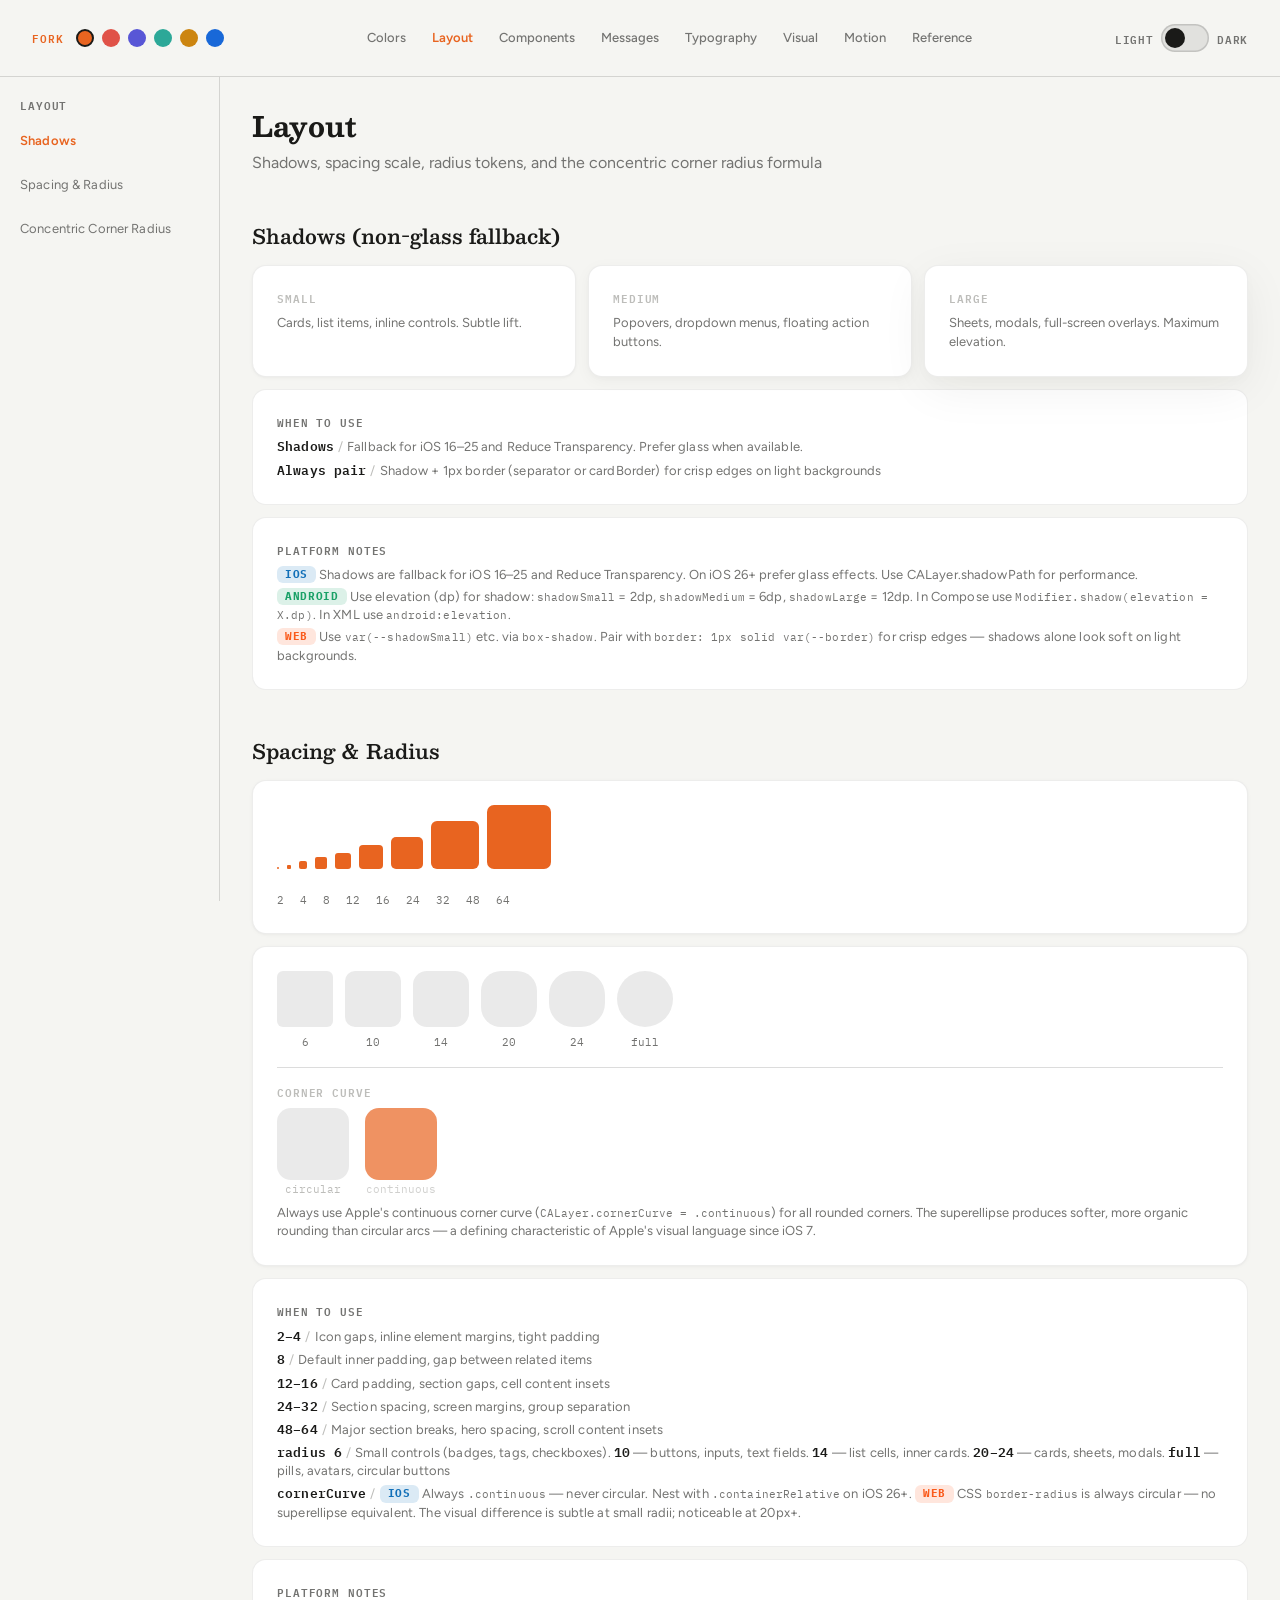
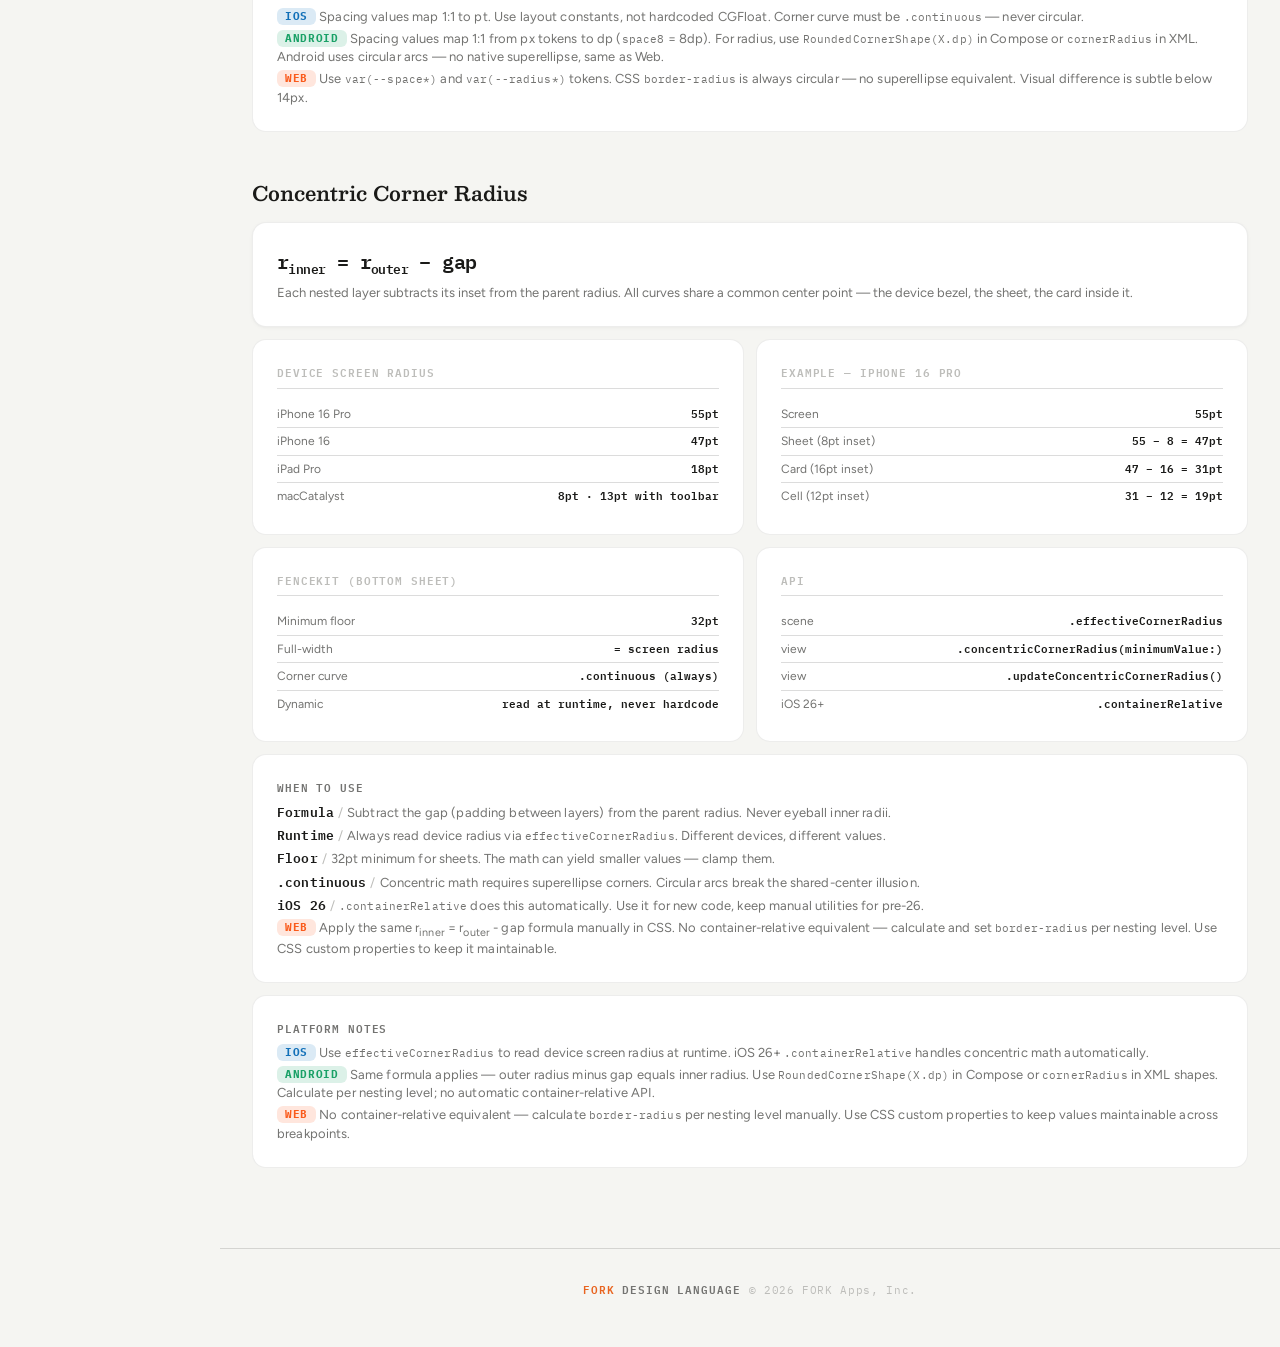
<file: pages/layout.html>
<!DOCTYPE html>
<html lang="en" data-theme="light">
<head>
<meta charset="UTF-8">
<meta name="viewport" content="width=device-width, initial-scale=1.0, viewport-fit=cover">
<title>Layout — FORK Design Language</title>
<meta name="description" content="FORK design tokens: shadows, spacing scale, radius tokens, and concentric corner radius formula for iOS, Android, and Web.">
<meta name="theme-color" content="#F5F5F2" media="(prefers-color-scheme: light)">
<meta name="theme-color" content="#1A1A18" media="(prefers-color-scheme: dark)">
<link href="https://fonts.googleapis.com/css2?family=Besley:ital,wght@0,400..900;1,400..900&family=Figtree:ital,wght@0,300..700;1,300..700&family=IBM+Plex+Mono:wght@400;500;600;700&display=swap" rel="stylesheet">
<link rel="stylesheet" href="../styles.css">
<script>(function(){var t=localStorage.getItem('te-theme');if(!t){t=window.matchMedia('(prefers-color-scheme:dark)').matches?'dark':'light'}document.documentElement.setAttribute('data-theme',t)})()</script>
</head>
<body>

<a href="#main-content" class="skip-link">Skip to content</a>

<div class="header">
  <div class="header-left">
    <a href="../index.html" class="header-title"><span class="header-title-accent">FORK</span></a>
    <div class="tint-picker" id="tint-picker"></div>
  </div>
  <nav class="top-nav" aria-label="Main navigation">
    <a class="top-nav-link" href="colors.html">Colors</a>
    <a class="top-nav-link active" href="layout.html" aria-current="page">Layout</a>
    <a class="top-nav-link" href="components.html">Components</a>
    <a class="top-nav-link" href="messages.html">Messages</a>
    <a class="top-nav-link" href="typography.html">Typography</a>
    <a class="top-nav-link" href="visual-direction.html">Visual</a>
    <a class="top-nav-link" href="motion.html">Motion</a>
    <a class="top-nav-link" href="reference.html">Reference</a>
  </nav>
  <div class="header-controls">
    <button class="toggle" onclick="toggleTheme()" aria-label="Toggle theme">
      <span class="toggle-label">Light</span>
      <div class="toggle-track"></div>
      <span class="toggle-label">Dark</span>
    </button>
  </div>
</div>

<div class="page-layout">

<nav class="sidebar" id="sidebar" aria-label="Page sections">
  <div class="sidebar-group">
    <div class="sidebar-group-label">Layout</div>
    <a class="sidebar-link" href="#shadows">Shadows</a>
    <a class="sidebar-link" href="#spacing-radius">Spacing & Radius</a>
    <a class="sidebar-link" href="#concentric-radius">Concentric Corner Radius</a>
  </div>
</nav>

<div class="page-main">
<main class="container" id="main-content">

<h1 class="page-title">Layout</h1>
<p class="page-subtitle">Shadows, spacing scale, radius tokens, and the concentric corner radius formula</p>

  <!-- ════════════════════════════════════════ -->
  <!-- SHADOWS                                   -->
  <!-- ════════════════════════════════════════ -->
  <div class="section" id="shadows">
    <h2 class="section-title">Shadows (non-glass fallback)</h2>
    <div class="shadow-demo-grid">
      <div class="shadow-demo-card" style="box-shadow: var(--shadowSmall);">
        <div class="demo-overline">Small</div>
        <div class="demo-desc">Cards, list items, inline controls. Subtle lift.</div>
      </div>
      <div class="shadow-demo-card" style="box-shadow: var(--shadowMedium);">
        <div class="demo-overline">Medium</div>
        <div class="demo-desc">Popovers, dropdown menus, floating action buttons.</div>
      </div>
      <div class="shadow-demo-card" style="box-shadow: var(--shadowLarge);">
        <div class="demo-overline">Large</div>
        <div class="demo-desc">Sheets, modals, full-screen overlays. Maximum elevation.</div>
      </div>
    </div>
    <div class="usage">
      <div class="usage-title">When to use</div>
      <ul class="usage-list">
        <li><span class="token">Shadows</span><span class="dash">/</span>Fallback for iOS 16–25 and Reduce Transparency. Prefer glass when available.</li>
        <li><span class="token">Always pair</span><span class="dash">/</span>Shadow + 1px border (separator or cardBorder) for crisp edges on light backgrounds</li>
      </ul>
    </div>
    <div class="usage">
      <div class="usage-title">Platform notes</div>
      <ul class="usage-list">
        <li><span class="tag tag--ios">iOS</span> Shadows are fallback for iOS 16–25 and Reduce Transparency. On iOS 26+ prefer glass effects. Use CALayer.shadowPath for performance.</li>
        <li><span class="tag tag--android">Android</span> Use elevation (dp) for shadow: <code class="code-inline">shadowSmall</code> = 2dp, <code class="code-inline">shadowMedium</code> = 6dp, <code class="code-inline">shadowLarge</code> = 12dp. In Compose use <code class="code-inline">Modifier.shadow(elevation = X.dp)</code>. In XML use <code class="code-inline">android:elevation</code>.</li>
        <li><span class="tag tag--web">Web</span> Use <code class="code-inline">var(--shadowSmall)</code> etc. via <code class="code-inline">box-shadow</code>. Pair with <code class="code-inline">border: 1px solid var(--border)</code> for crisp edges — shadows alone look soft on light backgrounds.</li>
      </ul>
    </div>
  </div>

  <!-- ════════════════════════════════════════ -->
  <!-- SPACING & RADIUS                          -->
  <!-- ════════════════════════════════════════ -->
  <div class="section" id="spacing-radius">
    <h2 class="section-title">Spacing & Radius</h2>
    <div class="card card--padded">
      <div class="space-demo-row" aria-hidden="true">
        <div style="width: var(--space2); height: var(--space2); background: var(--tint); border-radius: 1px;" title="2"></div>
        <div style="width: var(--space4); height: var(--space4); background: var(--tint); border-radius: 1px;" title="4"></div>
        <div style="width: var(--space8); height: var(--space8); background: var(--tint); border-radius: 2px;" title="8"></div>
        <div style="width: var(--space12); height: var(--space12); background: var(--tint); border-radius: 2px;" title="12"></div>
        <div style="width: var(--space16); height: var(--space16); background: var(--tint); border-radius: 3px;" title="16"></div>
        <div style="width: var(--space24); height: var(--space24); background: var(--tint); border-radius: 4px;" title="24"></div>
        <div style="width: var(--space32); height: var(--space32); background: var(--tint); border-radius: 5px;" title="32"></div>
        <div style="width: var(--space48); height: var(--space48); background: var(--tint); border-radius: 6px;" title="48"></div>
        <div style="width: var(--space64); height: var(--space64); background: var(--tint); border-radius: 7px;" title="64"></div>
      </div>
      <div class="space-demo-labels">
        <span>2</span><span>4</span><span>8</span><span>12</span><span>16</span><span>24</span><span>32</span><span>48</span><span>64</span>
      </div>
    </div>
    <div class="card card--padded" style="margin-top: var(--space12);">
      <div class="radius-demo-row" aria-hidden="true">
        <div class="radius-demo-chip" style="border-radius: var(--radius6);" title="6"></div>
        <div class="radius-demo-chip" style="border-radius: var(--radius10);" title="10"></div>
        <div class="radius-demo-chip" style="border-radius: var(--radius14);" title="14"></div>
        <div class="radius-demo-chip" style="border-radius: var(--radius20);" title="20"></div>
        <div class="radius-demo-chip" style="border-radius: var(--radius24);" title="24"></div>
        <div class="radius-demo-chip" style="border-radius: var(--radiusFull);" title="full"></div>
      </div>
      <div class="radius-demo-labels">
        <span>6</span>
        <span>10</span>
        <span>14</span>
        <span>20</span>
        <span>24</span>
        <span>full</span>
      </div>
      <div class="corner-curve-section">
        <div class="demo-overline">Corner Curve</div>
        <div class="corner-curve-row" aria-hidden="true">
          <div class="corner-curve-chip corner-curve-chip--circular">
            <span class="corner-curve-label">circular</span>
          </div>
          <div class="corner-curve-chip corner-curve-chip--continuous">
            <span class="corner-curve-label">continuous</span>
          </div>
        </div>
        <div class="demo-desc" style="margin-top: var(--space24);">Always use Apple's continuous corner curve (<code class="code-inline">CALayer.cornerCurve = .continuous</code>) for all rounded corners. The superellipse produces softer, more organic rounding than circular arcs — a defining characteristic of Apple's visual language since iOS 7.</div>
      </div>
    </div>
    <div class="usage">
      <div class="usage-title">When to use</div>
      <ul class="usage-list">
        <li><span class="token">2–4</span><span class="dash">/</span>Icon gaps, inline element margins, tight padding</li>
        <li><span class="token">8</span><span class="dash">/</span>Default inner padding, gap between related items</li>
        <li><span class="token">12–16</span><span class="dash">/</span>Card padding, section gaps, cell content insets</li>
        <li><span class="token">24–32</span><span class="dash">/</span>Section spacing, screen margins, group separation</li>
        <li><span class="token">48–64</span><span class="dash">/</span>Major section breaks, hero spacing, scroll content insets</li>
        <li><span class="token">radius 6</span><span class="dash">/</span>Small controls (badges, tags, checkboxes). <span class="token">10</span> — buttons, inputs, text fields. <span class="token">14</span> — list cells, inner cards. <span class="token">20–24</span> — cards, sheets, modals. <span class="token">full</span> — pills, avatars, circular buttons</li>
        <li><span class="token">cornerCurve</span><span class="dash">/</span><span class="tag tag--ios">iOS</span> Always <code class="code-inline">.continuous</code> — never circular. Nest with <code class="code-inline">.containerRelative</code> on iOS 26+. <span class="tag tag--web">Web</span> CSS <code class="code-inline">border-radius</code> is always circular — no superellipse equivalent. The visual difference is subtle at small radii; noticeable at 20px+.</li>
      </ul>
    </div>
    <div class="usage">
      <div class="usage-title">Platform notes</div>
      <ul class="usage-list">
        <li><span class="tag tag--ios">iOS</span> Spacing values map 1:1 to pt. Use layout constants, not hardcoded CGFloat. Corner curve must be <code class="code-inline">.continuous</code> — never circular.</li>
        <li><span class="tag tag--android">Android</span> Spacing values map 1:1 from px tokens to dp (<code class="code-inline">space8</code> = 8dp). For radius, use <code class="code-inline">RoundedCornerShape(X.dp)</code> in Compose or <code class="code-inline">cornerRadius</code> in XML. Android uses circular arcs — no native superellipse, same as Web.</li>
        <li><span class="tag tag--web">Web</span> Use <code class="code-inline">var(--space*)</code> and <code class="code-inline">var(--radius*)</code> tokens. CSS <code class="code-inline">border-radius</code> is always circular — no superellipse equivalent. Visual difference is subtle below 14px.</li>
      </ul>
    </div>
  </div>

  <!-- ════════════════════════════════════════ -->
  <!-- CONCENTRIC CORNER RADIUS                   -->
  <!-- ════════════════════════════════════════ -->
  <div class="section" id="concentric-radius">
    <h2 class="section-title">Concentric Corner Radius</h2>

    <div class="card card--padded">
      <div class="formula-display">r<sub>inner</sub> = r<sub>outer</sub> − gap</div>
      <div class="formula-desc">Each nested layer subtracts its inset from the parent radius. All curves share a common center point — the device bezel, the sheet, the card inside it.</div>
    </div>

    <div class="spec-grid">
      <div class="spec-card">
        <div class="spec-title">Device Screen Radius</div>
        <div class="spec-row">
          <span class="spec-label">iPhone 16 Pro</span>
          <span class="spec-val">55pt</span>
        </div>
        <div class="spec-row">
          <span class="spec-label">iPhone 16</span>
          <span class="spec-val">47pt</span>
        </div>
        <div class="spec-row">
          <span class="spec-label">iPad Pro</span>
          <span class="spec-val">18pt</span>
        </div>
        <div class="spec-row">
          <span class="spec-label">macCatalyst</span>
          <span class="spec-val">8pt · 13pt with toolbar</span>
        </div>
      </div>

      <div class="spec-card">
        <div class="spec-title">Example — iPhone 16 Pro</div>
        <div class="spec-row">
          <span class="spec-label">Screen</span>
          <span class="spec-val">55pt</span>
        </div>
        <div class="spec-row">
          <span class="spec-label">Sheet (8pt inset)</span>
          <span class="spec-val">55 − 8 = 47pt</span>
        </div>
        <div class="spec-row">
          <span class="spec-label">Card (16pt inset)</span>
          <span class="spec-val">47 − 16 = 31pt</span>
        </div>
        <div class="spec-row">
          <span class="spec-label">Cell (12pt inset)</span>
          <span class="spec-val">31 − 12 = 19pt</span>
        </div>
      </div>

      <div class="spec-card">
        <div class="spec-title">FenceKit (Bottom Sheet)</div>
        <div class="spec-row">
          <span class="spec-label">Minimum floor</span>
          <span class="spec-val">32pt</span>
        </div>
        <div class="spec-row">
          <span class="spec-label">Full-width</span>
          <span class="spec-val">= screen radius</span>
        </div>
        <div class="spec-row">
          <span class="spec-label">Corner curve</span>
          <span class="spec-val">.continuous (always)</span>
        </div>
        <div class="spec-row">
          <span class="spec-label">Dynamic</span>
          <span class="spec-val">read at runtime, never hardcode</span>
        </div>
      </div>

      <div class="spec-card">
        <div class="spec-title">API</div>
        <div class="spec-row">
          <span class="spec-label">scene</span>
          <span class="spec-val">.effectiveCornerRadius</span>
        </div>
        <div class="spec-row">
          <span class="spec-label">view</span>
          <span class="spec-val">.concentricCornerRadius(minimumValue:)</span>
        </div>
        <div class="spec-row">
          <span class="spec-label">view</span>
          <span class="spec-val">.updateConcentricCornerRadius()</span>
        </div>
        <div class="spec-row">
          <span class="spec-label">iOS 26+</span>
          <span class="spec-val">.containerRelative</span>
        </div>
      </div>
    </div>

    <div class="usage">
      <div class="usage-title">When to use</div>
      <ul class="usage-list">
        <li><span class="token">Formula</span><span class="dash">/</span>Subtract the gap (padding between layers) from the parent radius. Never eyeball inner radii.</li>
        <li><span class="token">Runtime</span><span class="dash">/</span>Always read device radius via <code class="code-inline">effectiveCornerRadius</code>. Different devices, different values.</li>
        <li><span class="token">Floor</span><span class="dash">/</span>32pt minimum for sheets. The math can yield smaller values — clamp them.</li>
        <li><span class="token">.continuous</span><span class="dash">/</span>Concentric math requires superellipse corners. Circular arcs break the shared-center illusion.</li>
        <li><span class="token">iOS 26</span><span class="dash">/</span><code class="code-inline">.containerRelative</code> does this automatically. Use it for new code, keep manual utilities for pre-26.</li>
        <li><span class="tag tag--web">Web</span> Apply the same r<sub>inner</sub> = r<sub>outer</sub> - gap formula manually in CSS. No container-relative equivalent — calculate and set <code class="code-inline">border-radius</code> per nesting level. Use CSS custom properties to keep it maintainable.</li>
      </ul>
    </div>
    <div class="usage">
      <div class="usage-title">Platform notes</div>
      <ul class="usage-list">
        <li><span class="tag tag--ios">iOS</span> Use <code class="code-inline">effectiveCornerRadius</code> to read device screen radius at runtime. iOS 26+ <code class="code-inline">.containerRelative</code> handles concentric math automatically.</li>
        <li><span class="tag tag--android">Android</span> Same formula applies — outer radius minus gap equals inner radius. Use <code class="code-inline">RoundedCornerShape(X.dp)</code> in Compose or <code class="code-inline">cornerRadius</code> in XML shapes. Calculate per nesting level; no automatic container-relative API.</li>
        <li><span class="tag tag--web">Web</span> No container-relative equivalent — calculate <code class="code-inline">border-radius</code> per nesting level manually. Use CSS custom properties to keep values maintainable across breakpoints.</li>
      </ul>
    </div>
  </div>
</main>

<div class="footer">
  <div class="footer-inner">
    <div class="footer-brand">
      <span class="footer-brand-accent">FORK</span> Design Language
    </div>
    <div class="footer-meta">© 2026 FORK Apps, Inc.</div>
  </div>
</div>
</div> <!-- /page-main -->
</div> <!-- /page-layout -->
<div class="toast" id="toast" aria-hidden="true">Copied</div>
<script src="../scripts.js"></script>
</body>
</html>
</file>
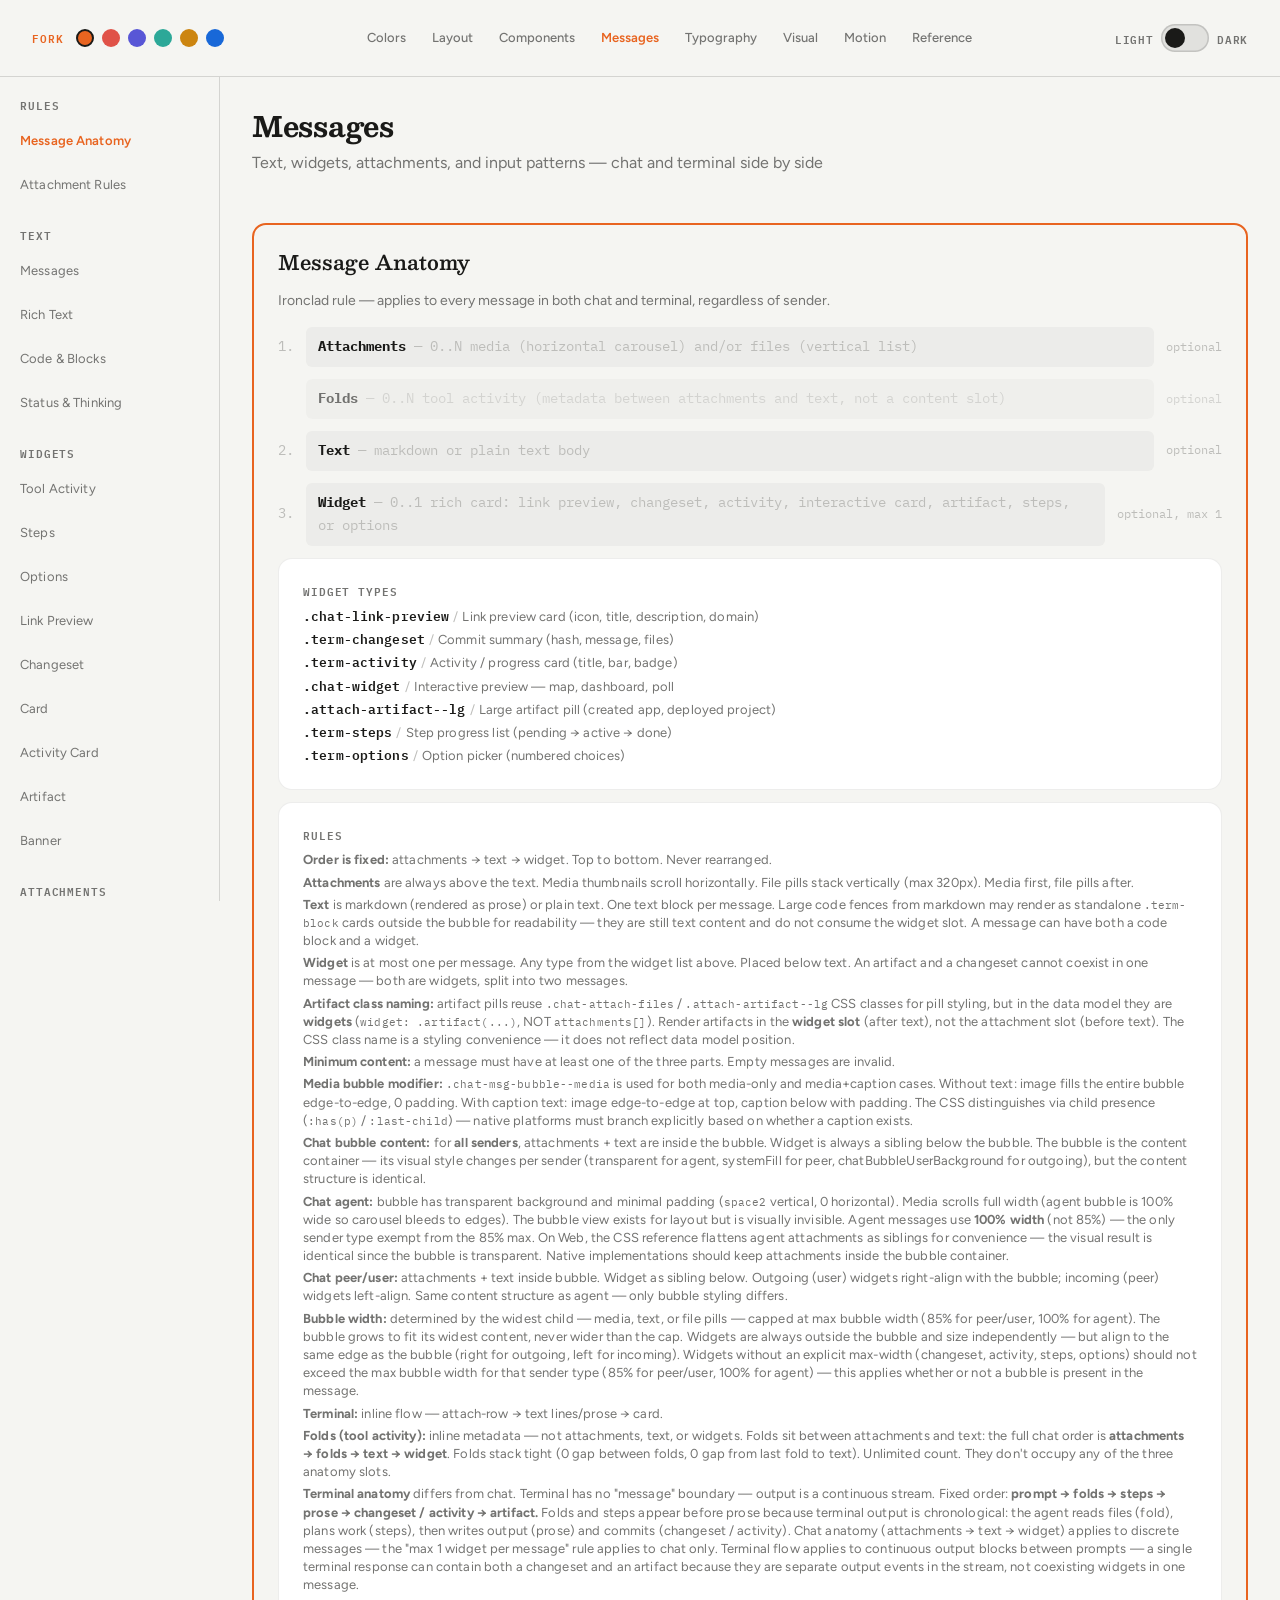
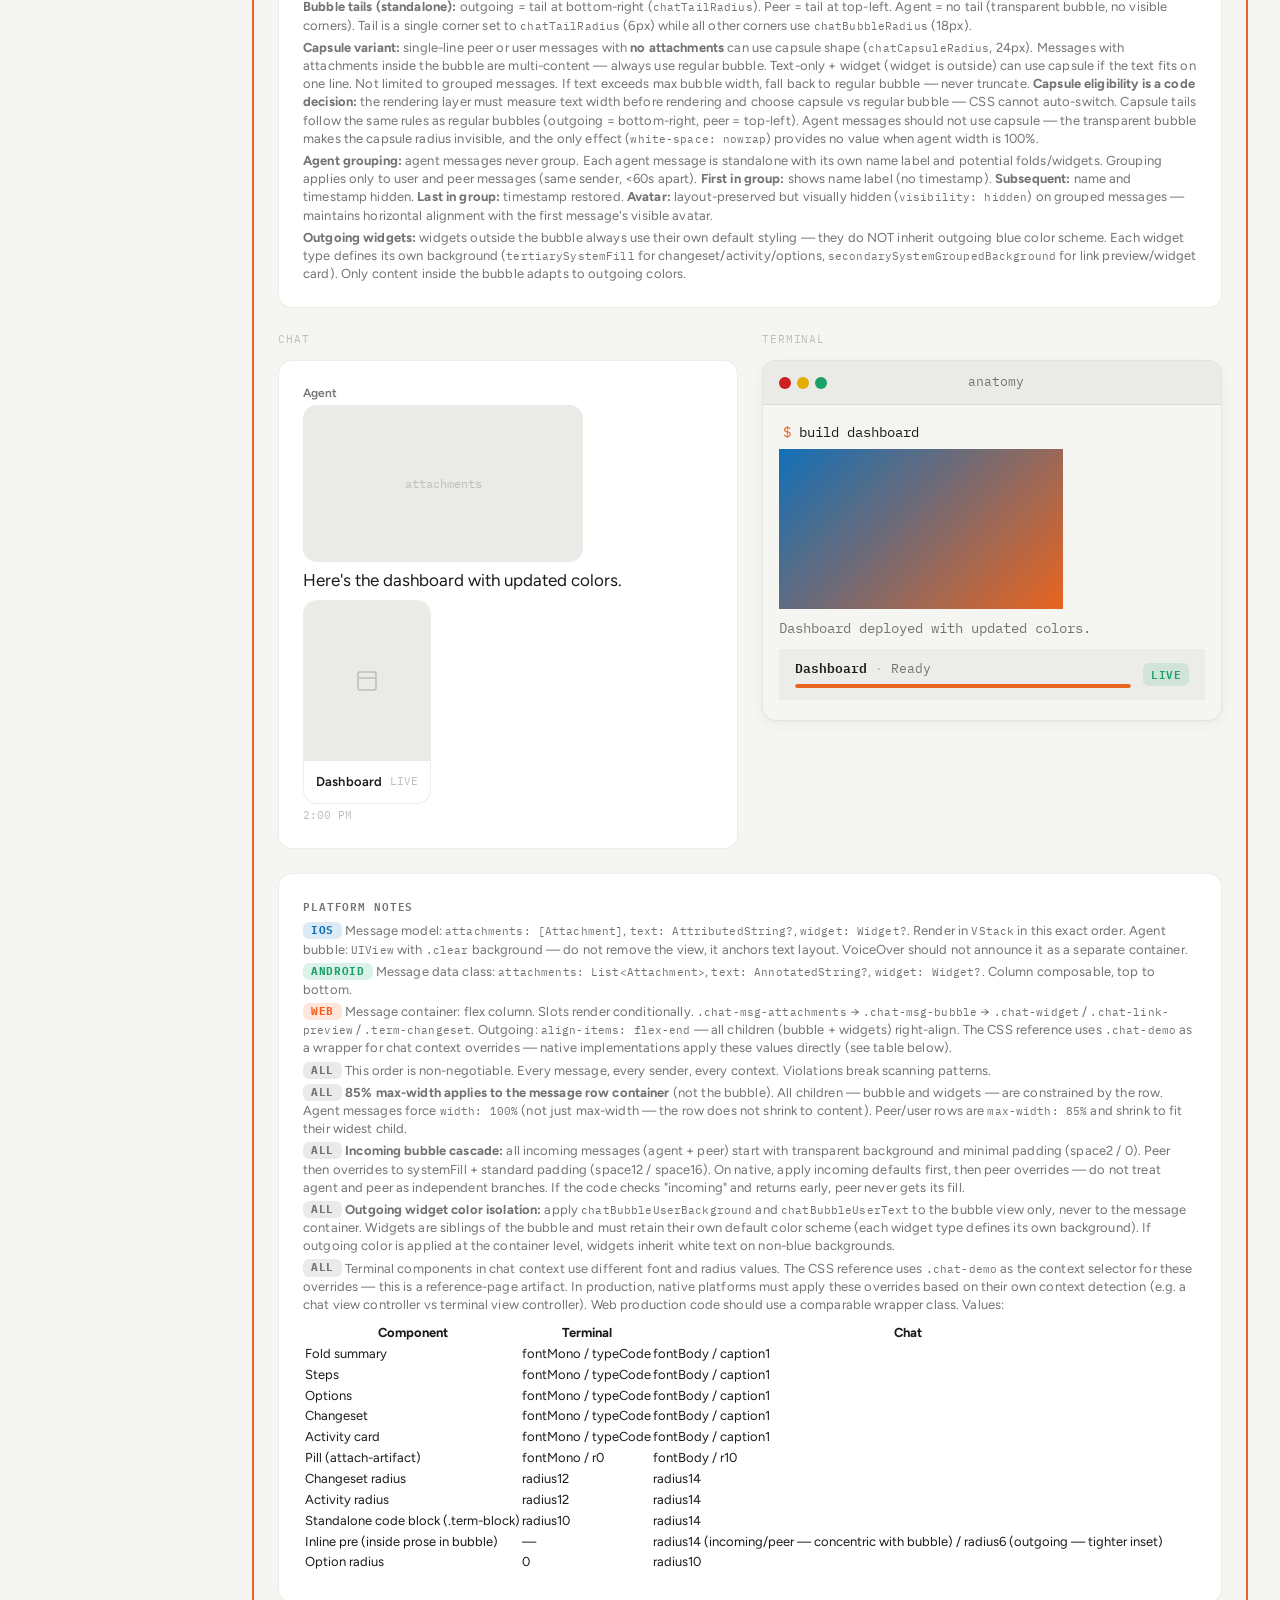
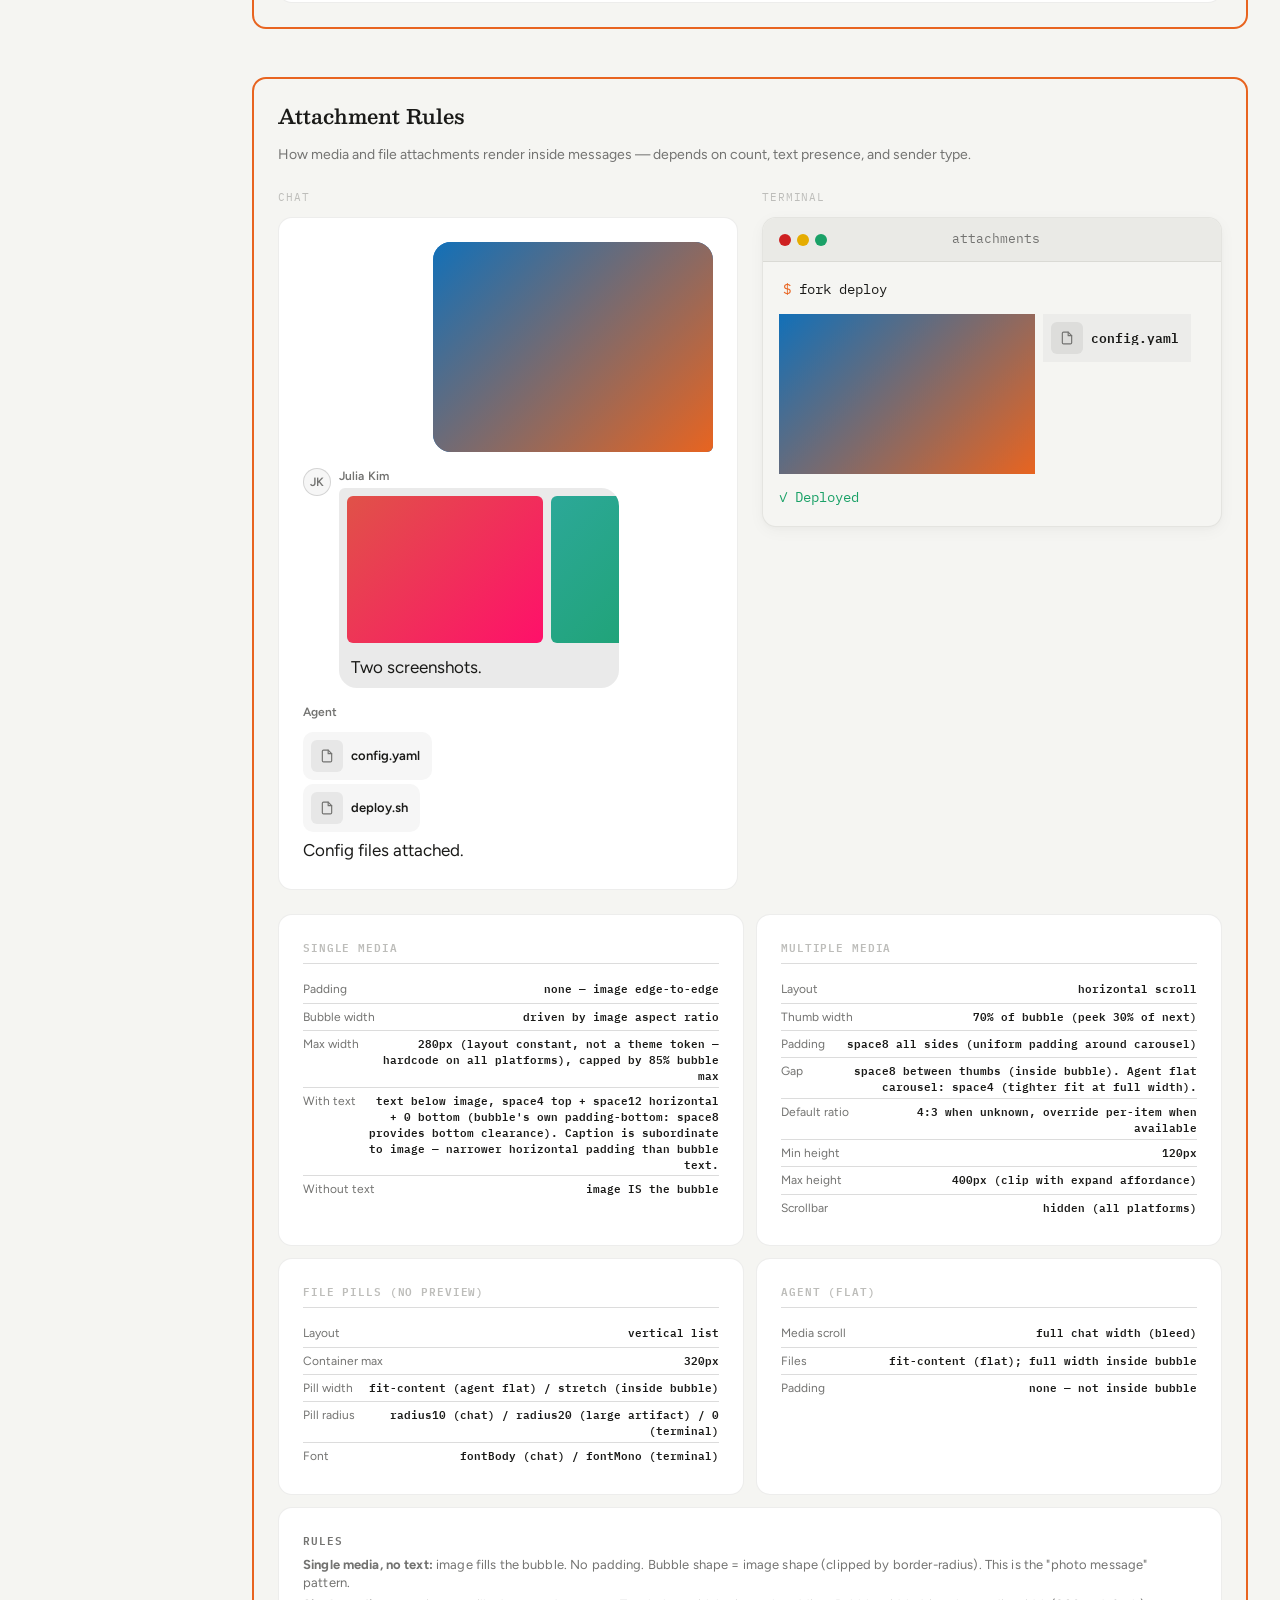
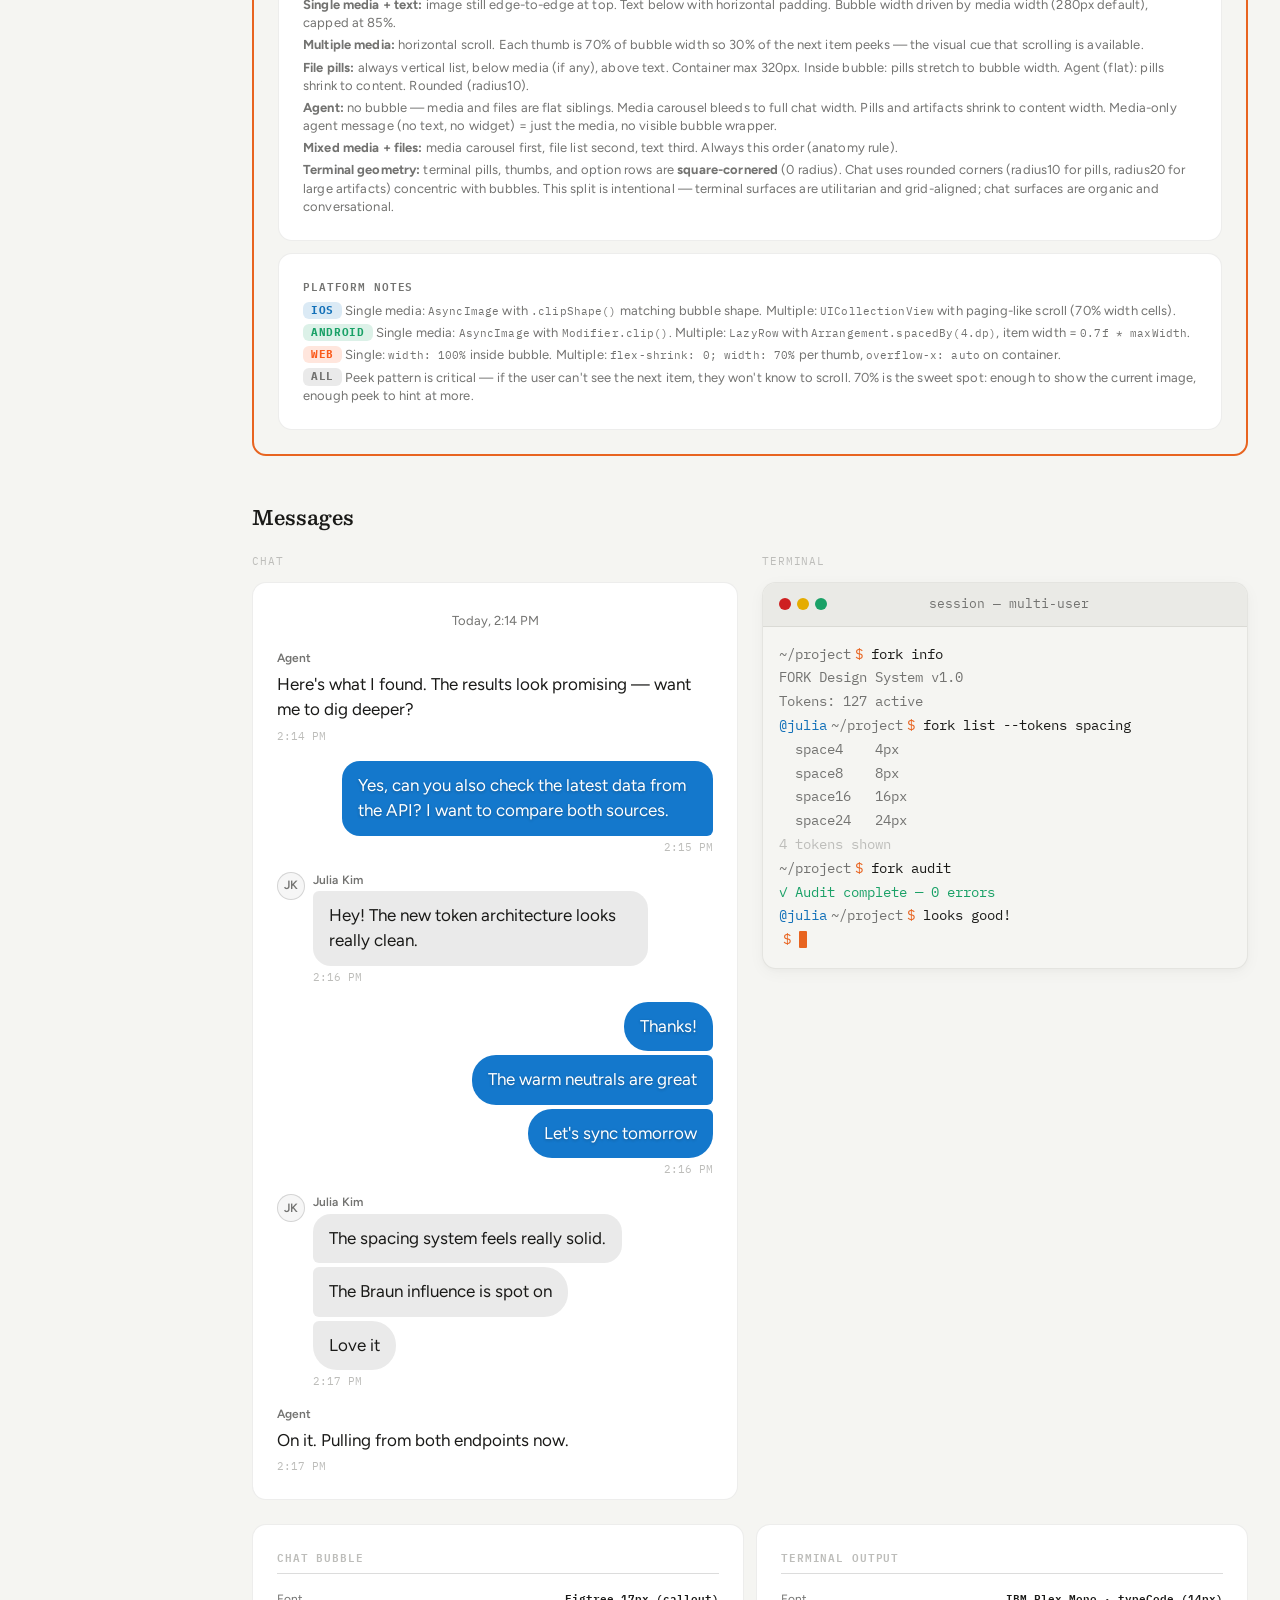
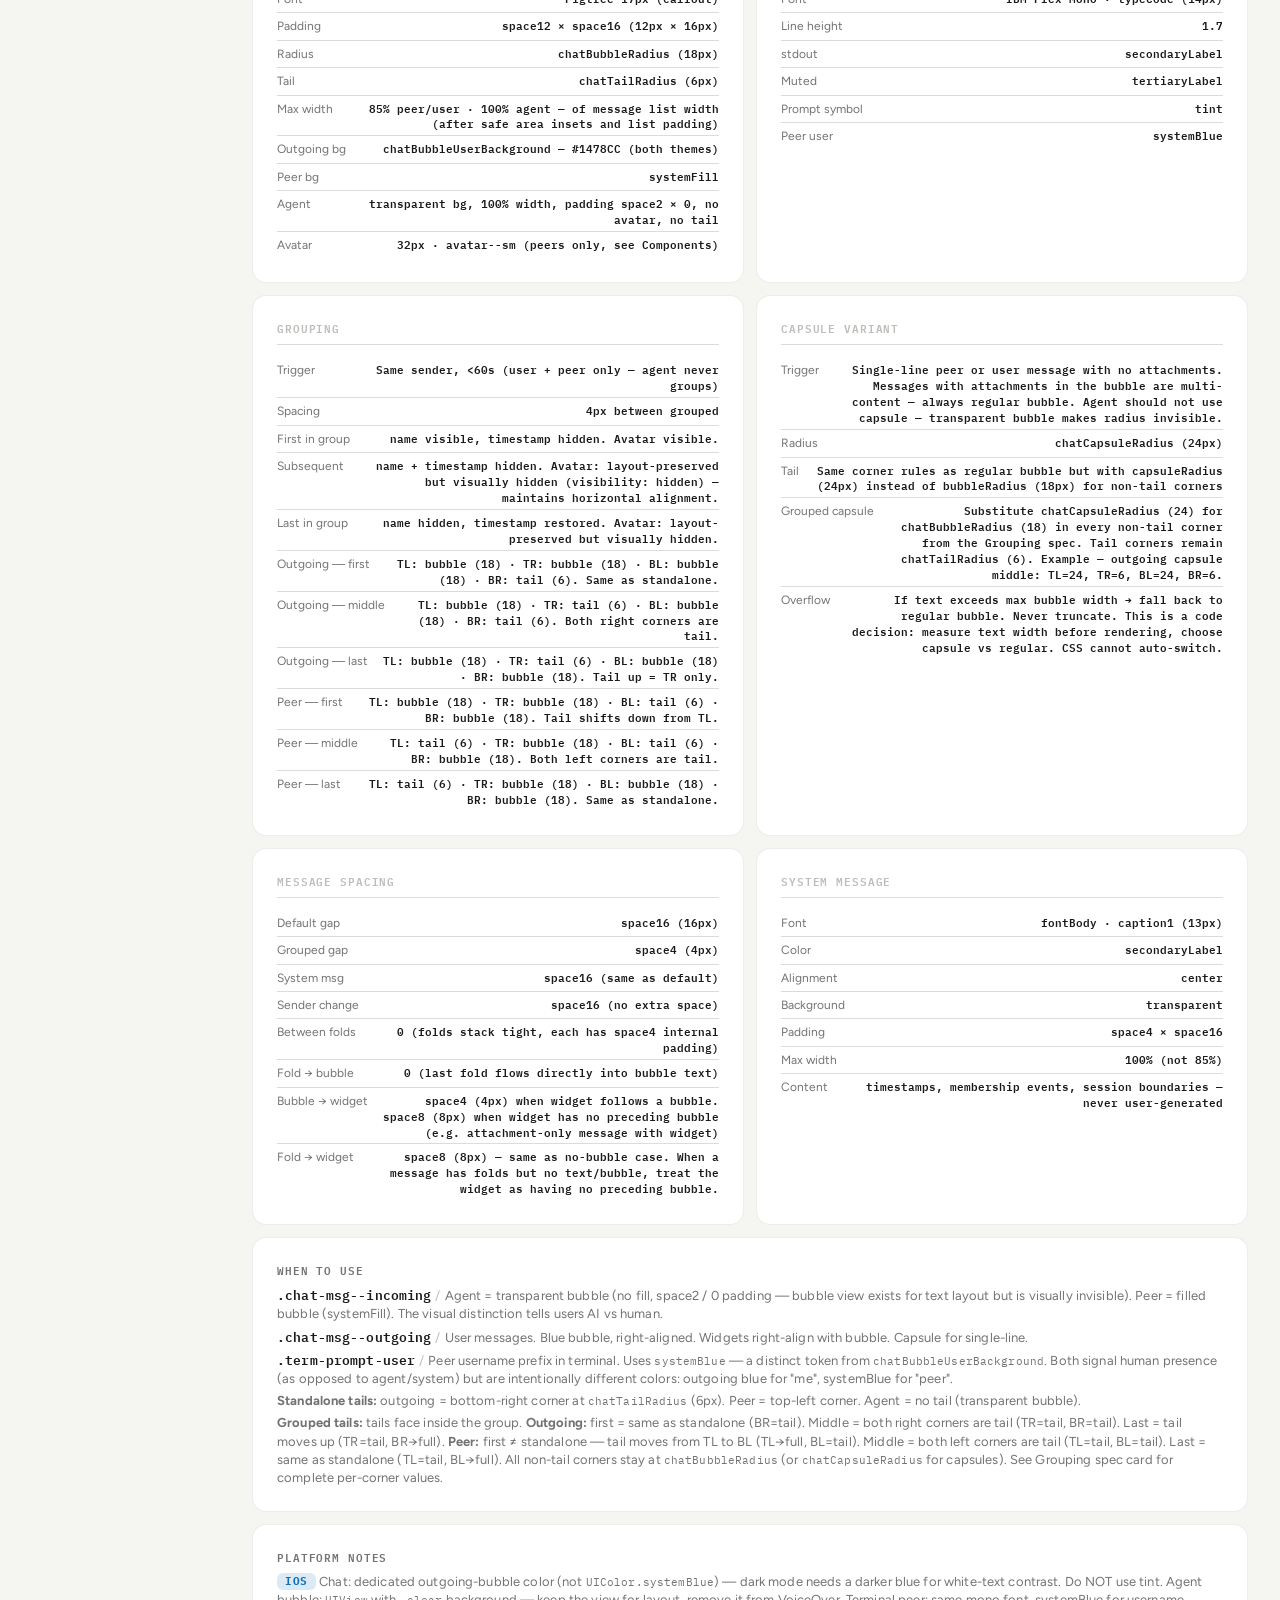
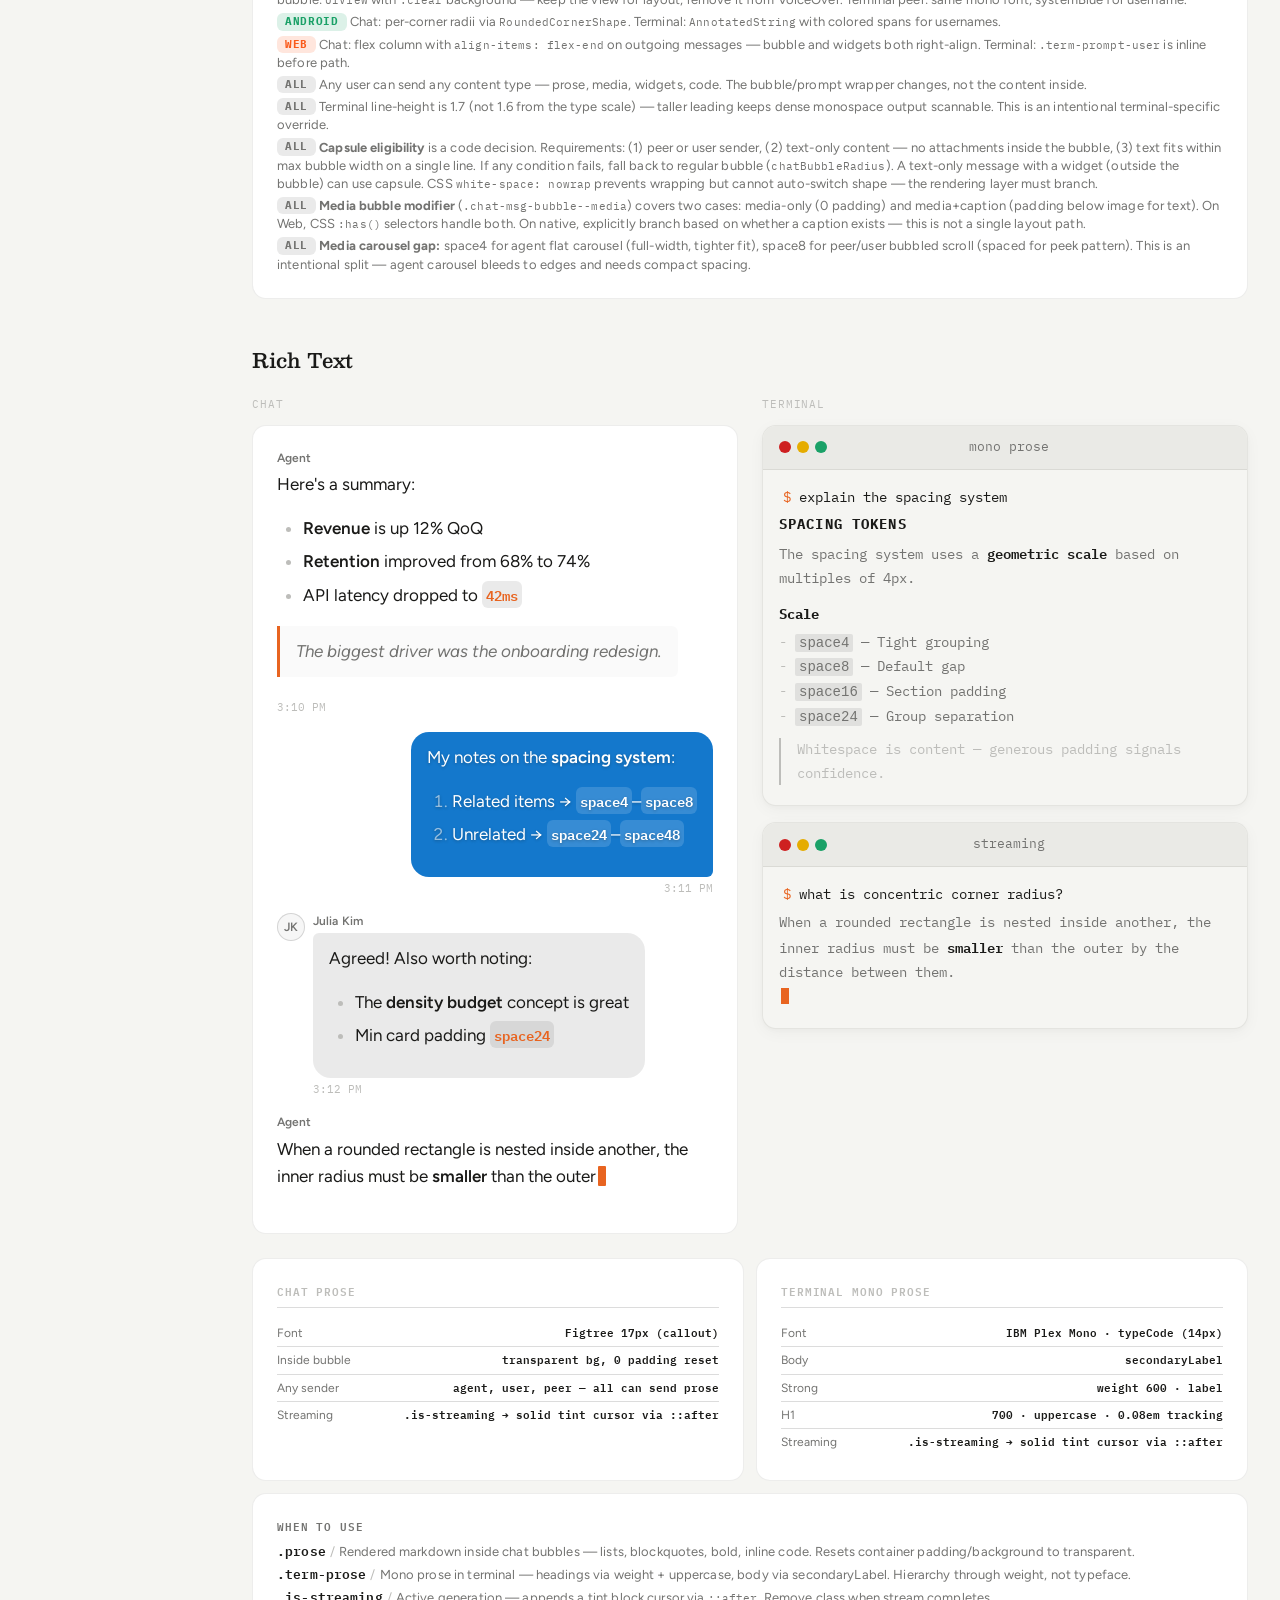
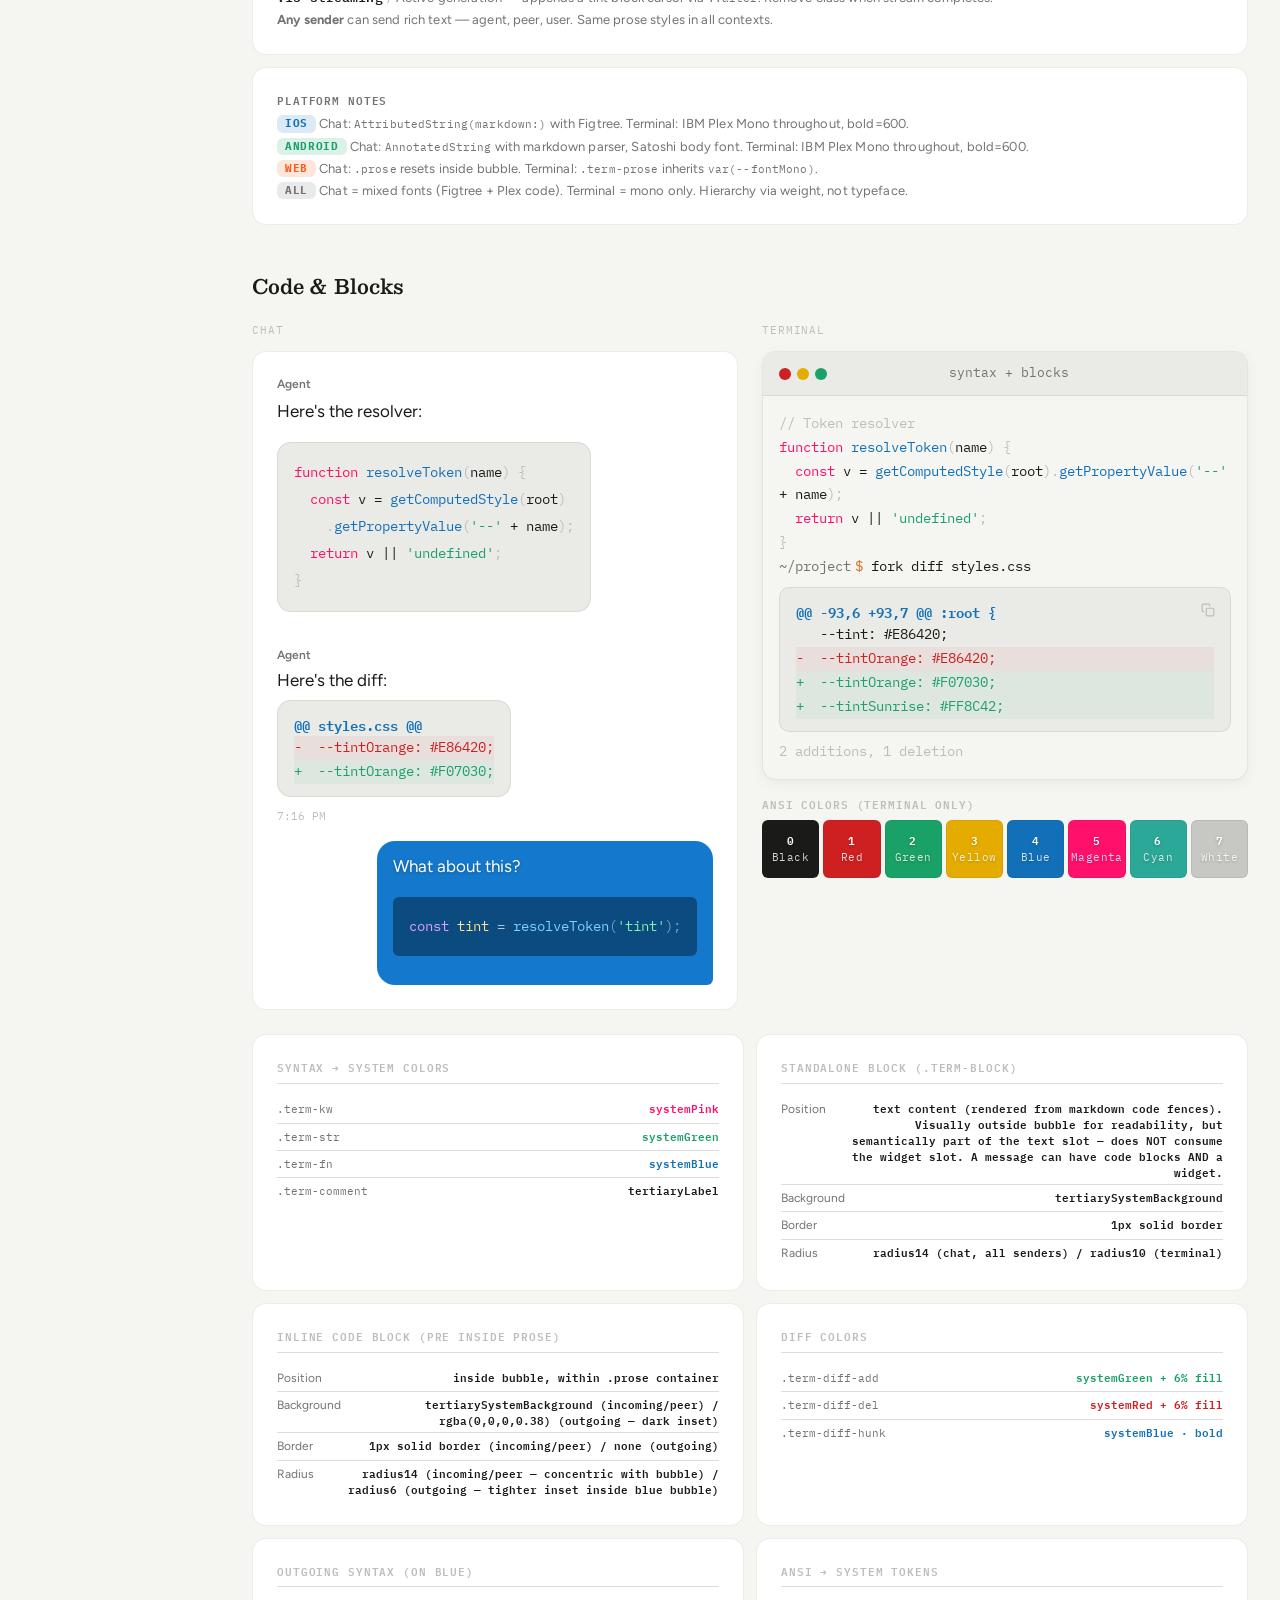
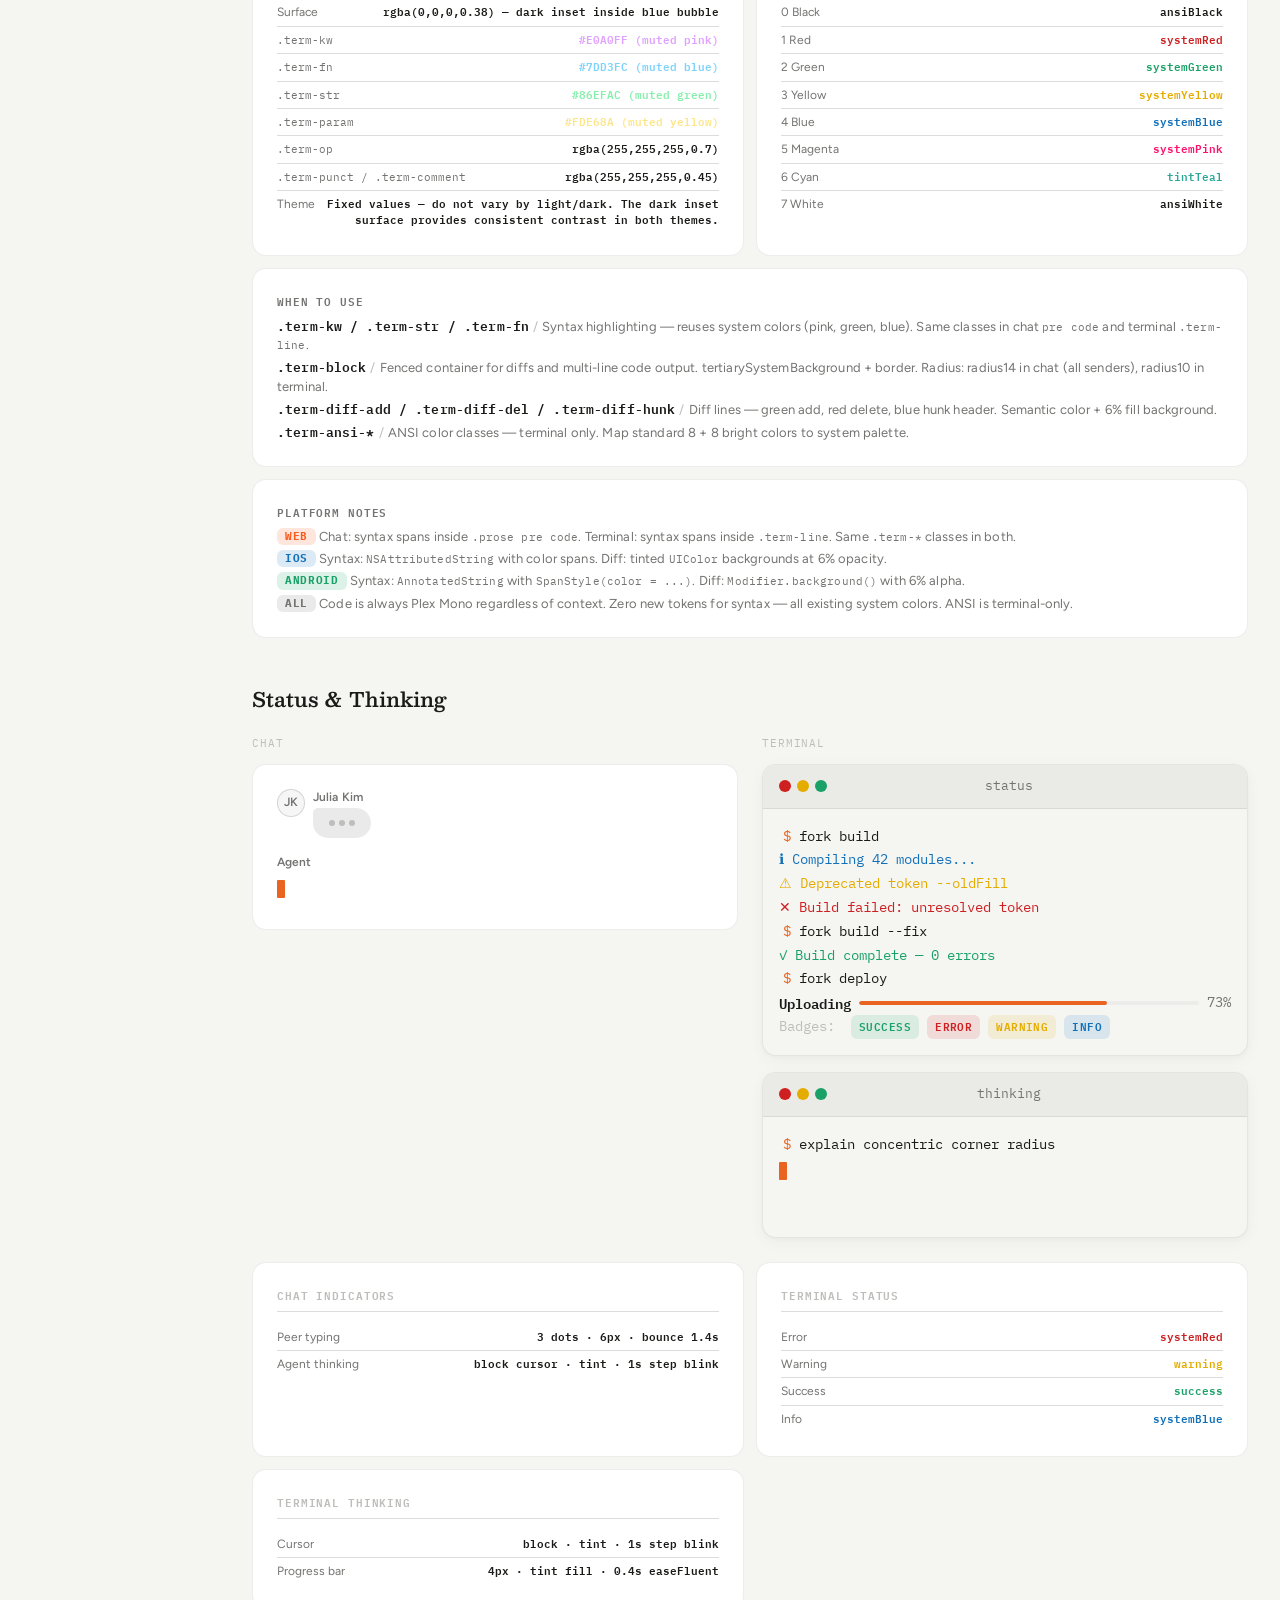
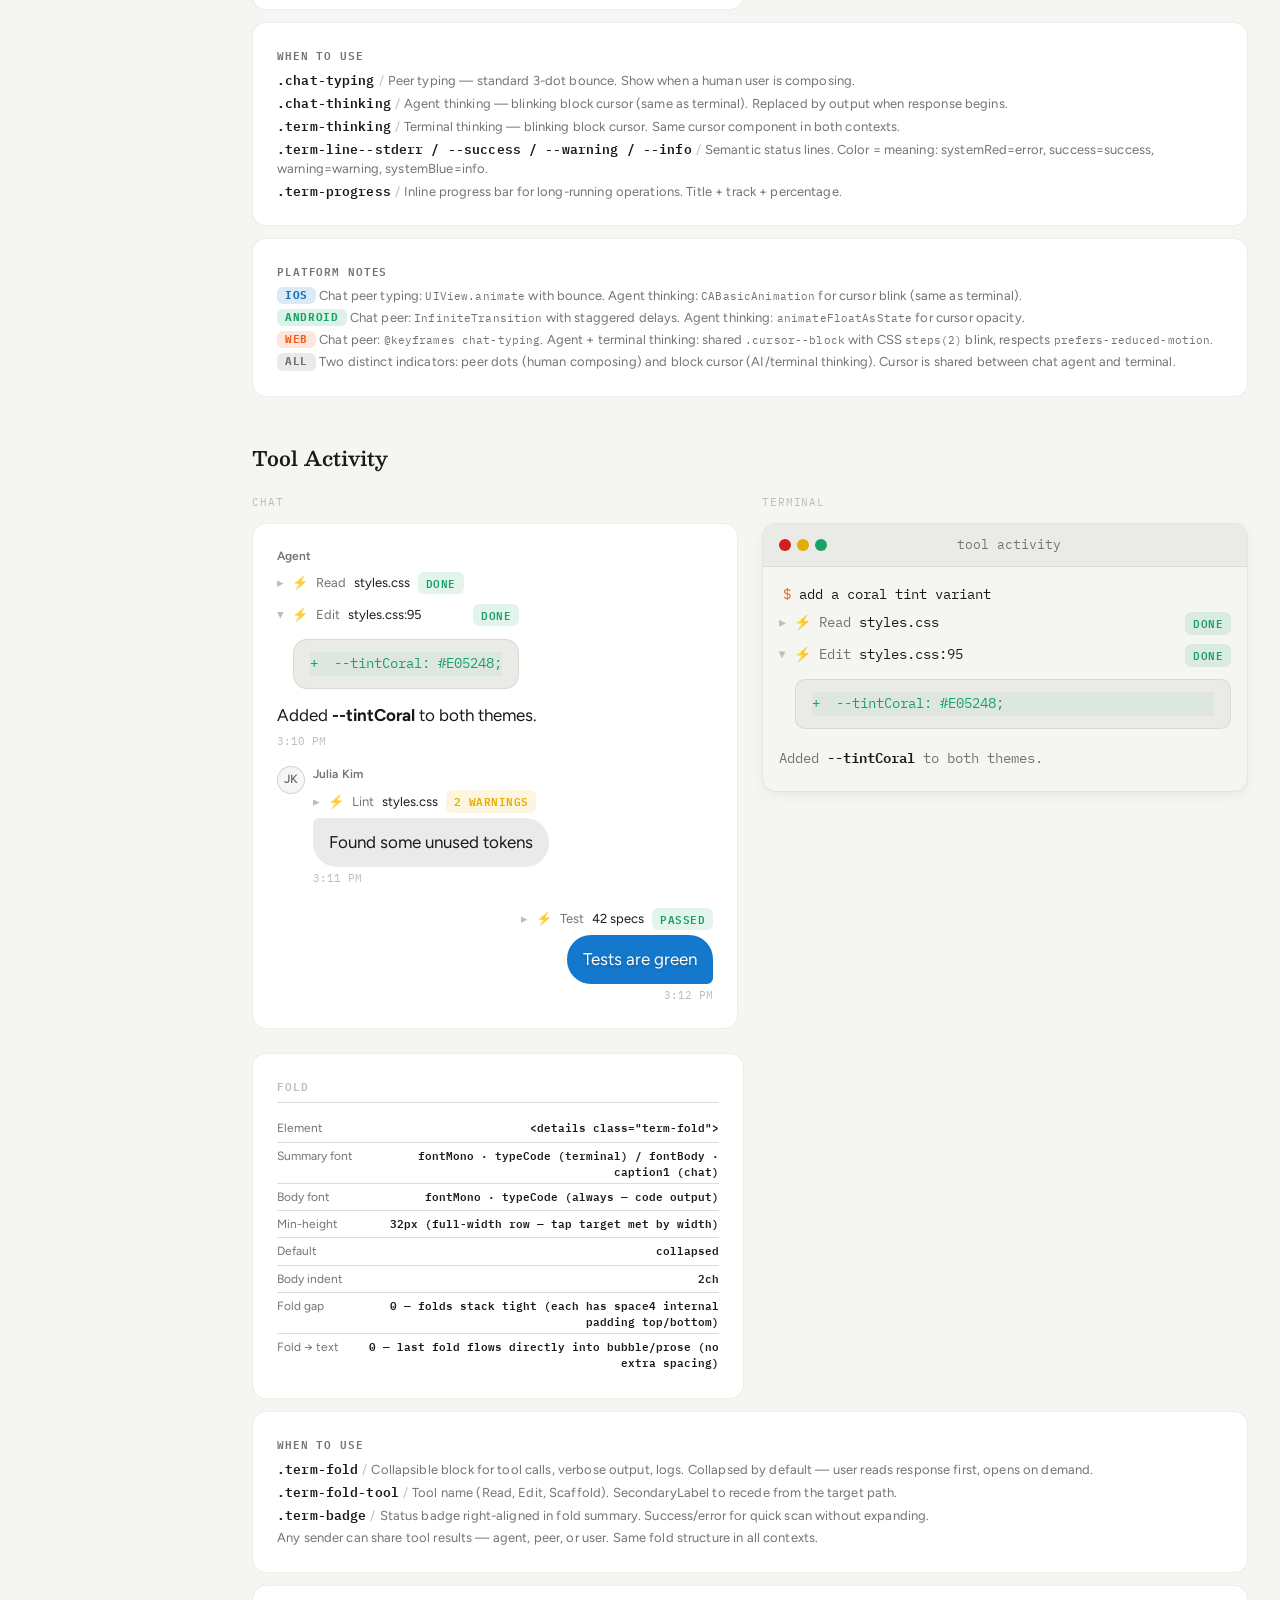
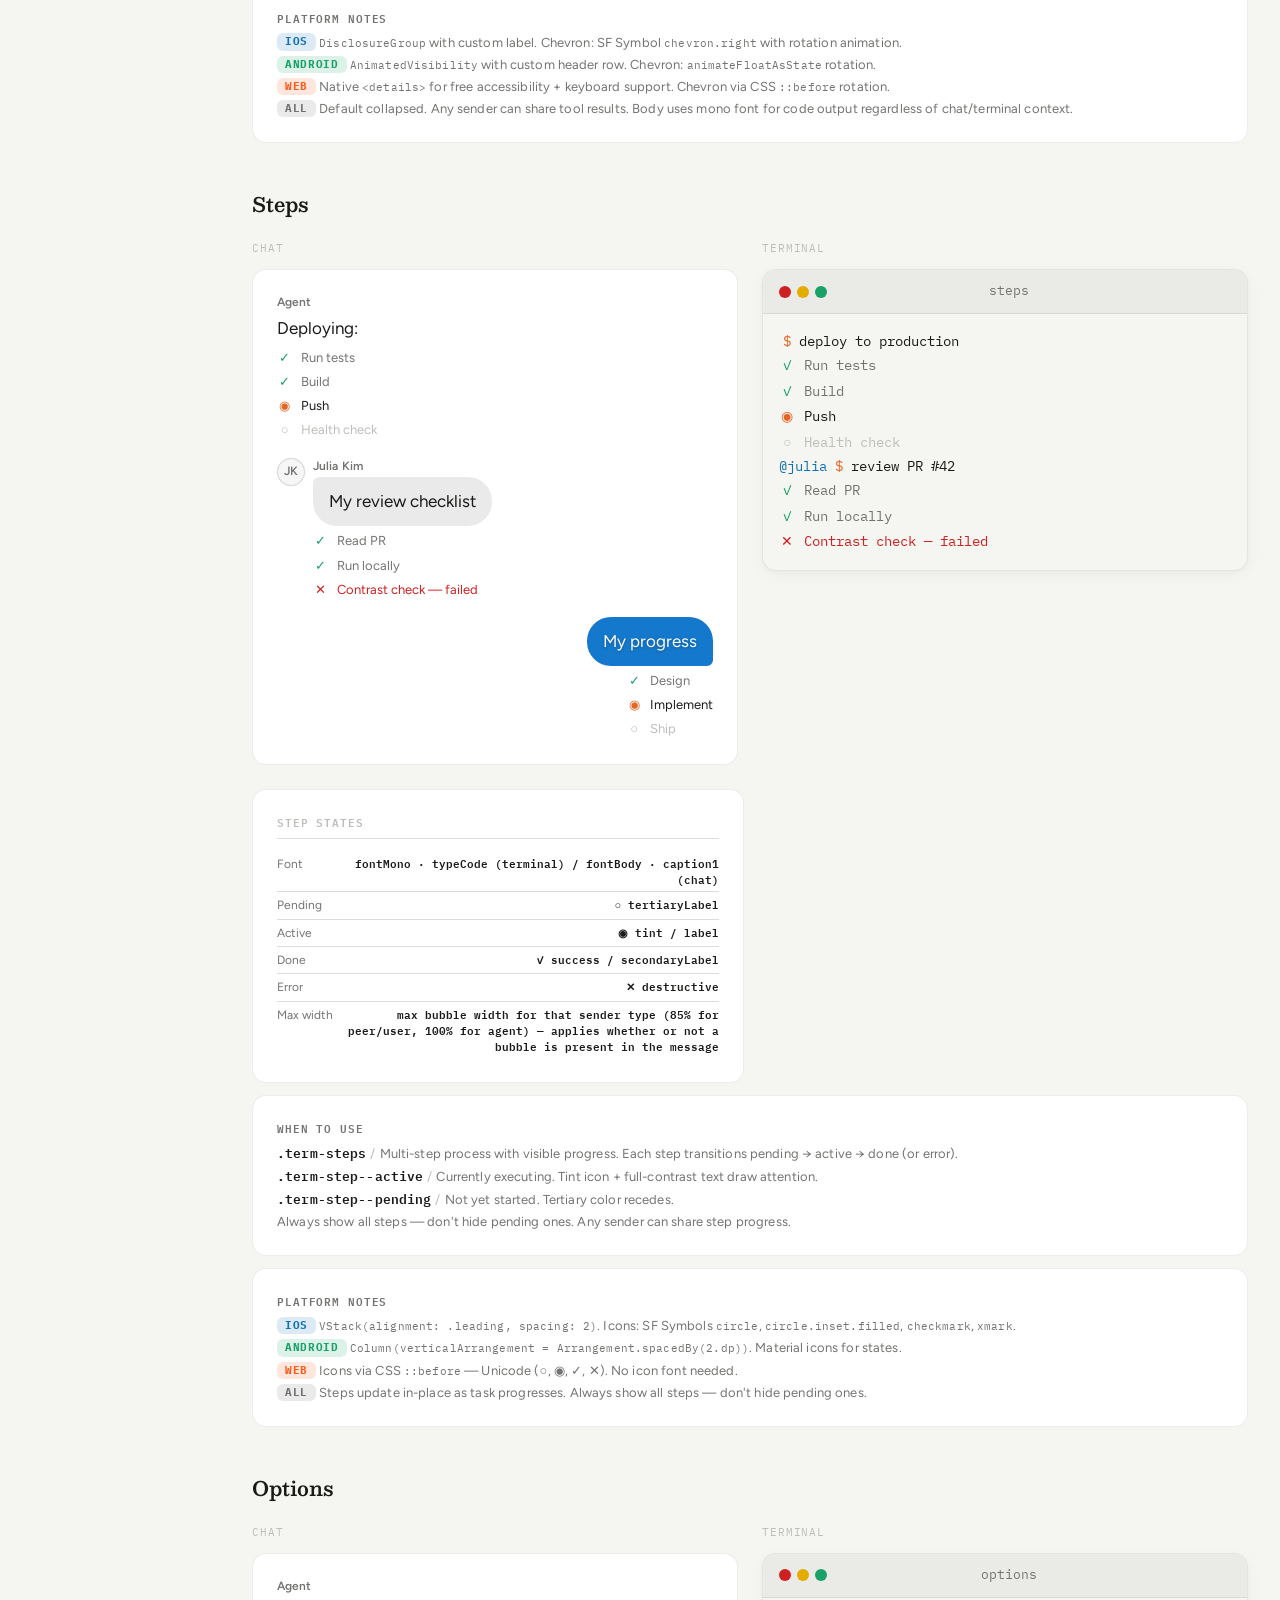
<file: pages/messages.html>
<!DOCTYPE html>
<html lang="en" data-theme="light">
<head>
<meta charset="UTF-8">
<meta name="viewport" content="width=device-width, initial-scale=1.0, viewport-fit=cover">
<title>Messages — FORK Design Language</title>
<meta name="description" content="FORK message patterns: text, widgets, attachments, and input — chat and terminal side by side.">
<meta name="theme-color" content="#F5F5F2" media="(prefers-color-scheme: light)">
<meta name="theme-color" content="#1A1A18" media="(prefers-color-scheme: dark)">
<link href="https://fonts.googleapis.com/css2?family=Besley:ital,wght@0,400..900;1,400..900&family=Figtree:ital,wght@0,300..700;1,300..700&family=IBM+Plex+Mono:wght@400;500;600;700&display=swap" rel="stylesheet">
<link rel="stylesheet" href="../styles.css">
<script>(function(){var t=localStorage.getItem('te-theme');if(!t){t=window.matchMedia('(prefers-color-scheme:dark)').matches?'dark':'light'}document.documentElement.setAttribute('data-theme',t)})()</script>
</head>
<body>

<a href="#main-content" class="skip-link">Skip to content</a>

<div class="header">
  <div class="header-left">
    <a href="../index.html" class="header-title"><span class="header-title-accent">FORK</span></a>
    <div class="tint-picker" id="tint-picker"></div>
  </div>
  <nav class="top-nav" aria-label="Main navigation">
    <a class="top-nav-link" href="colors.html">Colors</a>
    <a class="top-nav-link" href="layout.html">Layout</a>
    <a class="top-nav-link" href="components.html">Components</a>
    <a class="top-nav-link active" href="messages.html" aria-current="page">Messages</a>
    <a class="top-nav-link" href="typography.html">Typography</a>
    <a class="top-nav-link" href="visual-direction.html">Visual</a>
    <a class="top-nav-link" href="motion.html">Motion</a>
    <a class="top-nav-link" href="reference.html">Reference</a>
  </nav>
  <div class="header-controls">
    <button class="toggle" onclick="toggleTheme()" aria-label="Toggle theme">
      <span class="toggle-label">Light</span>
      <div class="toggle-track"></div>
      <span class="toggle-label">Dark</span>
    </button>
  </div>
</div>

<div class="page-layout">

<nav class="sidebar" id="sidebar" aria-label="Page sections">
  <div class="sidebar-group">
    <div class="sidebar-group-label">Rules</div>
    <a class="sidebar-link" href="#message-anatomy">Message Anatomy</a>
    <a class="sidebar-link" href="#attachment-rules">Attachment Rules</a>
  </div>
  <div class="sidebar-group">
    <div class="sidebar-group-label">Text</div>
    <a class="sidebar-link" href="#messages">Messages</a>
    <a class="sidebar-link" href="#rich-text">Rich Text</a>
    <a class="sidebar-link" href="#code-blocks">Code & Blocks</a>
    <a class="sidebar-link" href="#status-thinking">Status & Thinking</a>
  </div>
  <div class="sidebar-group">
    <div class="sidebar-group-label">Widgets</div>
    <a class="sidebar-link" href="#tool-activity">Tool Activity</a>
    <a class="sidebar-link" href="#steps">Steps</a>
    <a class="sidebar-link" href="#options">Options</a>
    <a class="sidebar-link" href="#link-preview">Link Preview</a>
    <a class="sidebar-link" href="#changeset">Changeset</a>
    <a class="sidebar-link" href="#widget">Card</a>
    <a class="sidebar-link" href="#activity-card">Activity Card</a>
    <a class="sidebar-link" href="#artifact">Artifact</a>
    <a class="sidebar-link" href="#banner">Banner</a>
  </div>
  <div class="sidebar-group">
    <div class="sidebar-group-label">Attachments</div>
    <a class="sidebar-link" href="#file-pills">File Pills</a>
    <a class="sidebar-link" href="#media-thumbs">Media Thumbnails</a>
  </div>
  <div class="sidebar-group">
    <div class="sidebar-group-label">Input</div>
    <a class="sidebar-link" href="#composer-prompt">Composer & Prompt</a>
  </div>
  <div class="sidebar-group">
    <div class="sidebar-group-label">Patterns</div>
    <a class="sidebar-link" href="#full-session">Full Session</a>
  </div>
</nav>

<div class="page-main">
<main class="container" id="main-content">

<h1 class="page-title">Messages</h1>
<p class="page-subtitle">Text, widgets, attachments, and input patterns — chat and terminal side by side</p>

  <!-- ════════════════════════════════════════ -->
  <!-- MESSAGE ANATOMY (RULE)                   -->
  <!-- ════════════════════════════════════════ -->
  <div class="section section--rule" id="message-anatomy">
    <h2 class="section-title">Message Anatomy</h2>
    <p class="section-desc">Ironclad rule — applies to every message in both chat and terminal, regardless of sender.</p>

    <div class="anatomy-diagram">
      <div class="anatomy-row">
        <span class="anatomy-num">1.</span>
        <div class="anatomy-slot">
          <strong>Attachments</strong> <span>— 0..N media (horizontal carousel) and/or files (vertical list)</span>
        </div>
        <span class="anatomy-flag">optional</span>
      </div>
      <div class="anatomy-row" style="opacity: 0.6;">
        <span class="anatomy-num" style="visibility: hidden;">·</span>
        <div class="anatomy-slot">
          <strong>Folds</strong> <span>— 0..N tool activity (metadata between attachments and text, not a content slot)</span>
        </div>
        <span class="anatomy-flag">optional</span>
      </div>
      <div class="anatomy-row">
        <span class="anatomy-num">2.</span>
        <div class="anatomy-slot">
          <strong>Text</strong> <span>— markdown or plain text body</span>
        </div>
        <span class="anatomy-flag">optional</span>
      </div>
      <div class="anatomy-row">
        <span class="anatomy-num">3.</span>
        <div class="anatomy-slot">
          <strong>Widget</strong> <span>— 0..1 rich card: link preview, changeset, activity, interactive card, artifact, steps, or options</span>
        </div>
        <span class="anatomy-flag">optional, max 1</span>
      </div>
    </div>

    <div class="usage">
      <div class="usage-title">Widget types</div>
      <ul class="usage-list">
        <li><span class="token">.chat-link-preview</span><span class="dash">/</span>Link preview card (icon, title, description, domain)</li>
        <li><span class="token">.term-changeset</span><span class="dash">/</span>Commit summary (hash, message, files)</li>
        <li><span class="token">.term-activity</span><span class="dash">/</span>Activity / progress card (title, bar, badge)</li>
        <li><span class="token">.chat-widget</span><span class="dash">/</span>Interactive preview — map, dashboard, poll</li>
        <li><span class="token">.attach-artifact--lg</span><span class="dash">/</span>Large artifact pill (created app, deployed project)</li>
        <li><span class="token">.term-steps</span><span class="dash">/</span>Step progress list (pending → active → done)</li>
        <li><span class="token">.term-options</span><span class="dash">/</span>Option picker (numbered choices)</li>
      </ul>
    </div>

    <div class="usage">
      <div class="usage-title">Rules</div>
      <ul class="usage-list">
        <li><strong>Order is fixed:</strong> attachments → text → widget. Top to bottom. Never rearranged.</li>
        <li><strong>Attachments</strong> are always above the text. Media thumbnails scroll horizontally. File pills stack vertically (max 320px). Media first, file pills after.</li>
        <li><strong>Text</strong> is markdown (rendered as prose) or plain text. One text block per message. Large code fences from markdown may render as standalone <code class="code-inline">.term-block</code> cards outside the bubble for readability — they are still text content and do not consume the widget slot. A message can have both a code block and a widget.</li>
        <li><strong>Widget</strong> is at most one per message. Any type from the widget list above. Placed below text. An artifact and a changeset cannot coexist in one message — both are widgets, split into two messages.</li>
        <li><strong>Artifact class naming:</strong> artifact pills reuse <code class="code-inline">.chat-attach-files</code> / <code class="code-inline">.attach-artifact--lg</code> CSS classes for pill styling, but in the data model they are <strong>widgets</strong> (<code class="code-inline">widget: .artifact(...)</code>, NOT <code class="code-inline">attachments[]</code>). Render artifacts in the <strong>widget slot</strong> (after text), not the attachment slot (before text). The CSS class name is a styling convenience — it does not reflect data model position.</li>
        <li><strong>Minimum content:</strong> a message must have at least one of the three parts. Empty messages are invalid.</li>
        <li><strong>Media bubble modifier:</strong> <code class="code-inline">.chat-msg-bubble--media</code> is used for both media-only and media+caption cases. Without text: image fills the entire bubble edge-to-edge, 0 padding. With caption text: image edge-to-edge at top, caption below with padding. The CSS distinguishes via child presence (<code class="code-inline">:has(p)</code> / <code class="code-inline">:last-child</code>) — native platforms must branch explicitly based on whether a caption exists.</li>
        <li><strong>Chat bubble content:</strong> for <strong>all senders</strong>, attachments + text are inside the bubble. Widget is always a sibling below the bubble. The bubble is the content container — its visual style changes per sender (transparent for agent, systemFill for peer, chatBubbleUserBackground for outgoing), but the content structure is identical.</li>
        <li><strong>Chat agent:</strong> bubble has transparent background and minimal padding (<code class="code-inline">space2</code> vertical, 0 horizontal). Media scrolls full width (agent bubble is 100% wide so carousel bleeds to edges). The bubble view exists for layout but is visually invisible. Agent messages use <strong>100% width</strong> (not 85%) — the only sender type exempt from the 85% max. On Web, the CSS reference flattens agent attachments as siblings for convenience — the visual result is identical since the bubble is transparent. Native implementations should keep attachments inside the bubble container.</li>
        <li><strong>Chat peer/user:</strong> attachments + text inside bubble. Widget as sibling below. Outgoing (user) widgets right-align with the bubble; incoming (peer) widgets left-align. Same content structure as agent — only bubble styling differs.</li>
        <li><strong>Bubble width:</strong> determined by the widest child — media, text, or file pills — capped at max bubble width (85% for peer/user, 100% for agent). The bubble grows to fit its widest content, never wider than the cap. Widgets are always outside the bubble and size independently — but align to the same edge as the bubble (right for outgoing, left for incoming). Widgets without an explicit max-width (changeset, activity, steps, options) should not exceed the max bubble width for that sender type (85% for peer/user, 100% for agent) — this applies whether or not a bubble is present in the message.</li>
        <li><strong>Terminal:</strong> inline flow — attach-row → text lines/prose → card.</li>
        <li><strong>Folds (tool activity):</strong> inline metadata — not attachments, text, or widgets. Folds sit between attachments and text: the full chat order is <strong>attachments → folds → text → widget</strong>. Folds stack tight (0 gap between folds, 0 gap from last fold to text). Unlimited count. They don't occupy any of the three anatomy slots.</li>
        <li><strong>Terminal anatomy</strong> differs from chat. Terminal has no "message" boundary — output is a continuous stream. Fixed order: <strong>prompt → folds → steps → prose → changeset / activity → artifact.</strong> Folds and steps appear before prose because terminal output is chronological: the agent reads files (fold), plans work (steps), then writes output (prose) and commits (changeset / activity). Chat anatomy (attachments → text → widget) applies to discrete messages — the "max 1 widget per message" rule applies to chat only. Terminal flow applies to continuous output blocks between prompts — a single terminal response can contain both a changeset and an artifact because they are separate output events in the stream, not coexisting widgets in one message.</li>
        <li><strong>Bubble tails (standalone):</strong> outgoing = tail at bottom-right (<code class="code-inline">chatTailRadius</code>). Peer = tail at top-left. Agent = no tail (transparent bubble, no visible corners). Tail is a single corner set to <code class="code-inline">chatTailRadius</code> (6px) while all other corners use <code class="code-inline">chatBubbleRadius</code> (18px).</li>
        <li><strong>Capsule variant:</strong> single-line peer or user messages with <strong>no attachments</strong> can use capsule shape (<code class="code-inline">chatCapsuleRadius</code>, 24px). Messages with attachments inside the bubble are multi-content — always use regular bubble. Text-only + widget (widget is outside) can use capsule if the text fits on one line. Not limited to grouped messages. If text exceeds max bubble width, fall back to regular bubble — never truncate. <strong>Capsule eligibility is a code decision:</strong> the rendering layer must measure text width before rendering and choose capsule vs regular bubble — CSS cannot auto-switch. Capsule tails follow the same rules as regular bubbles (outgoing = bottom-right, peer = top-left). Agent messages should not use capsule — the transparent bubble makes the capsule radius invisible, and the only effect (<code class="code-inline">white-space: nowrap</code>) provides no value when agent width is 100%.</li>
        <li><strong>Agent grouping:</strong> agent messages never group. Each agent message is standalone with its own name label and potential folds/widgets. Grouping applies only to user and peer messages (same sender, &lt;60s apart). <strong>First in group:</strong> shows name label (no timestamp). <strong>Subsequent:</strong> name and timestamp hidden. <strong>Last in group:</strong> timestamp restored. <strong>Avatar:</strong> layout-preserved but visually hidden (<code class="code-inline">visibility: hidden</code>) on grouped messages — maintains horizontal alignment with the first message's visible avatar.</li>
        <li><strong>Outgoing widgets:</strong> widgets outside the bubble always use their own default styling — they do NOT inherit outgoing blue color scheme. Each widget type defines its own background (<code class="code-inline">tertiarySystemFill</code> for changeset/activity/options, <code class="code-inline">secondarySystemGroupedBackground</code> for link preview/widget card). Only content inside the bubble adapts to outgoing colors.</li>
      </ul>
    </div>

    <div class="msg-compare">
      <div class="msg-col">
        <div class="msg-col-label">Chat</div>
        <div class="chat-demo">
          <div class="chat-msg chat-msg--incoming">
            <div>
              <div class="chat-msg-name">Agent</div>
              <!-- 1. Attachments -->
              <div class="chat-attach-media" style="margin-bottom: var(--space4);">
                <div class="chat-media"><div style="width:var(--chat-media-w, 280px);aspect-ratio:16/9;background:var(--tertiarySystemBackground);display:flex;align-items:center;justify-content:center;color:var(--tertiaryLabel);font-family:var(--fontMono);font-size:var(--typeCaption2);">attachments</div></div>
              </div>
              <!-- 2. Text -->
              <div class="chat-msg-bubble">Here's the dashboard with updated colors.</div>
              <!-- 3. Widget (max 1) -->
              <div class="chat-widget">
                <div class="chat-widget-preview" style="min-height: var(--space64, 64px);">
                  <svg viewBox="0 0 24 24" width="24" height="24" fill="none" stroke="currentColor" stroke-width="1.5"><rect x="3" y="3" width="18" height="18" rx="2"/><path d="M3 9h18"/></svg>
                </div>
                <div class="chat-widget-footer">
                  <div class="chat-widget-name">Dashboard</div>
                  <div class="chat-widget-meta">LIVE</div>
                </div>
              </div>
              <div class="chat-msg-time">2:00 PM</div>
            </div>
          </div>
        </div>
      </div>
      <div class="msg-col">
        <div class="msg-col-label">Terminal</div>
        <div class="window">
          <div class="window-titlebar">
            <div class="window-controls">
              <div class="window-dot window-dot--close"></div>
              <div class="window-dot window-dot--minimize"></div>
              <div class="window-dot window-dot--maximize"></div>
            </div>
            <div class="window-title">anatomy</div>
          </div>
          <div class="term-surface">
            <div class="term-prompt"><span class="term-prompt-symbol">$</span><span class="term-prompt-input">build dashboard</span></div>
            <!-- 1. Attachments -->
            <div class="attach-row attach-row--lg" style="padding: var(--space4) 0;">
              <div class="attach-thumb" style="aspect-ratio:16/9;"><div style="width:100%;height:100%;background:linear-gradient(135deg, var(--systemBlue), var(--tint));"></div></div>
            </div>
            <!-- 2. Text -->
            <div class="term-prose"><p>Dashboard deployed with updated colors.</p></div>
            <!-- 3. Widget -->
            <div class="term-activity">
              <div class="term-activity-body">
                <div class="term-activity-header"><span class="term-activity-title">Dashboard</span><span class="term-activity-dot"></span><span class="term-activity-status">Ready</span></div>
                <div class="term-activity-track"><div class="term-activity-bar" style="width: 100%;"></div></div>
              </div>
              <span class="term-badge term-badge--success">live</span>
            </div>
          </div>
        </div>
      </div>
    </div>

    <div class="usage">
      <div class="usage-title">Platform notes</div>
      <ul class="usage-list">
        <li><span class="tag tag--ios">iOS</span> Message model: <code class="code-inline">attachments: [Attachment]</code>, <code class="code-inline">text: AttributedString?</code>, <code class="code-inline">widget: Widget?</code>. Render in <code class="code-inline">VStack</code> in this exact order. Agent bubble: <code class="code-inline">UIView</code> with <code class="code-inline">.clear</code> background — do not remove the view, it anchors text layout. VoiceOver should not announce it as a separate container.</li>
        <li><span class="tag tag--android">Android</span> Message data class: <code class="code-inline">attachments: List&lt;Attachment&gt;</code>, <code class="code-inline">text: AnnotatedString?</code>, <code class="code-inline">widget: Widget?</code>. Column composable, top to bottom.</li>
        <li><span class="tag tag--web">Web</span> Message container: flex column. Slots render conditionally. <code class="code-inline">.chat-msg-attachments</code> → <code class="code-inline">.chat-msg-bubble</code> → <code class="code-inline">.chat-widget</code> / <code class="code-inline">.chat-link-preview</code> / <code class="code-inline">.term-changeset</code>. Outgoing: <code class="code-inline">align-items: flex-end</code> — all children (bubble + widgets) right-align. The CSS reference uses <code class="code-inline">.chat-demo</code> as a wrapper for chat context overrides — native implementations apply these values directly (see table below).</li>
        <li><span class="tag tag--all">All</span> This order is non-negotiable. Every message, every sender, every context. Violations break scanning patterns.</li>
        <li><span class="tag tag--all">All</span> <strong>85% max-width applies to the message row container</strong> (not the bubble). All children — bubble and widgets — are constrained by the row. Agent messages force <code class="code-inline">width: 100%</code> (not just max-width — the row does not shrink to content). Peer/user rows are <code class="code-inline">max-width: 85%</code> and shrink to fit their widest child.</li>
        <li><span class="tag tag--all">All</span> <strong>Incoming bubble cascade:</strong> all incoming messages (agent + peer) start with transparent background and minimal padding (space2 / 0). Peer then overrides to systemFill + standard padding (space12 / space16). On native, apply incoming defaults first, then peer overrides — do not treat agent and peer as independent branches. If the code checks "incoming" and returns early, peer never gets its fill.</li>
        <li><span class="tag tag--all">All</span> <strong>Outgoing widget color isolation:</strong> apply <code class="code-inline">chatBubbleUserBackground</code> and <code class="code-inline">chatBubbleUserText</code> to the bubble view only, never to the message container. Widgets are siblings of the bubble and must retain their own default color scheme (each widget type defines its own background). If outgoing color is applied at the container level, widgets inherit white text on non-blue backgrounds.</li>
        <li><span class="tag tag--all">All</span> Terminal components in chat context use different font and radius values. The CSS reference uses <code class="code-inline">.chat-demo</code> as the context selector for these overrides — this is a reference-page artifact. In production, native platforms must apply these overrides based on their own context detection (e.g. a chat view controller vs terminal view controller). Web production code should use a comparable wrapper class. Values:</li>
      </ul>
      <table class="spec-table" style="margin: var(--space8) 0 var(--space4); font-size: var(--typeCaption1);">
        <thead><tr><th>Component</th><th>Terminal</th><th>Chat</th></tr></thead>
        <tbody>
          <tr><td>Fold summary</td><td>fontMono / typeCode</td><td>fontBody / caption1</td></tr>
          <tr><td>Steps</td><td>fontMono / typeCode</td><td>fontBody / caption1</td></tr>
          <tr><td>Options</td><td>fontMono / typeCode</td><td>fontBody / caption1</td></tr>
          <tr><td>Changeset</td><td>fontMono / typeCode</td><td>fontBody / caption1</td></tr>
          <tr><td>Activity card</td><td>fontMono / typeCode</td><td>fontBody / caption1</td></tr>
          <tr><td>Pill (attach-artifact)</td><td>fontMono / r0</td><td>fontBody / r10</td></tr>
          <tr><td>Changeset radius</td><td>radius12</td><td>radius14</td></tr>
          <tr><td>Activity radius</td><td>radius12</td><td>radius14</td></tr>
          <tr><td>Standalone code block (.term-block)</td><td>radius10</td><td>radius14</td></tr>
          <tr><td>Inline pre (inside prose in bubble)</td><td>—</td><td>radius14 (incoming/peer — concentric with bubble) / radius6 (outgoing — tighter inset)</td></tr>
          <tr><td>Option radius</td><td>0</td><td>radius10</td></tr>
        </tbody>
      </table>
    </div>
  </div>

  <!-- ════════════════════════════════════════ -->
  <!-- ATTACHMENT RULES                         -->
  <!-- ════════════════════════════════════════ -->
  <div class="section section--rule" id="attachment-rules">
    <h2 class="section-title">Attachment Rules</h2>
    <p class="section-desc">How media and file attachments render inside messages — depends on count, text presence, and sender type.</p>

    <div class="msg-compare">
      <div class="msg-col">
        <div class="msg-col-label">Chat</div>
        <div class="chat-demo">
          <!-- Single media, no text — image IS the bubble -->
          <div class="chat-msg chat-msg--outgoing">
            <div>
              <div class="chat-msg-bubble chat-msg-bubble--media">
                <div class="chat-attach-media">
                  <div class="chat-media"><div style="width:100%;aspect-ratio:4/3;background:linear-gradient(135deg, var(--systemBlue), var(--tint));"></div></div>
                </div>
              </div>
            </div>
          </div>
          <!-- Multiple media — peek scroll -->
          <div class="chat-msg chat-msg--incoming chat-msg--peer">
            <div class="avatar avatar--sm"><span>JK</span></div>
            <div>
              <div class="chat-msg-name">Julia Kim</div>
              <div class="chat-msg-bubble chat-msg-bubble--media-scroll">
                <div class="chat-attach-media">
                  <div class="chat-media"><div style="width:100%;aspect-ratio:4/3;background:linear-gradient(135deg, var(--tintCoral), var(--systemPink));"></div></div>
                  <div class="chat-media"><div style="width:100%;aspect-ratio:4/3;background:linear-gradient(135deg, var(--tintTeal), var(--systemGreen));"></div></div>
                </div>
                <p class="chat-media-caption">Two screenshots.</p>
              </div>
            </div>
          </div>
          <!-- File pills -->
          <div class="chat-msg chat-msg--incoming">
            <div>
              <div class="chat-msg-name">Agent</div>
              <div class="chat-attach-files">
                <a class="attach-artifact" href="#"><div class="attach-artifact-icon attach-artifact-icon--muted"><svg width="14" height="14" viewBox="0 0 24 24" fill="none" aria-hidden="true"><path d="M14 2H6a2 2 0 00-2 2v16a2 2 0 002 2h12a2 2 0 002-2V8z" stroke="currentColor" stroke-width="2" stroke-linecap="round" stroke-linejoin="round"/><path d="M14 2v6h6" stroke="currentColor" stroke-width="2" stroke-linecap="round" stroke-linejoin="round"/></svg></div><div class="attach-artifact-info"><span class="attach-artifact-name">config.yaml</span></div></a>
                <a class="attach-artifact" href="#"><div class="attach-artifact-icon attach-artifact-icon--muted"><svg width="14" height="14" viewBox="0 0 24 24" fill="none" aria-hidden="true"><path d="M14 2H6a2 2 0 00-2 2v16a2 2 0 002 2h12a2 2 0 002-2V8z" stroke="currentColor" stroke-width="2" stroke-linecap="round" stroke-linejoin="round"/><path d="M14 2v6h6" stroke="currentColor" stroke-width="2" stroke-linecap="round" stroke-linejoin="round"/></svg></div><div class="attach-artifact-info"><span class="attach-artifact-name">deploy.sh</span></div></a>
              </div>
              <div class="chat-msg-bubble">Config files attached.</div>
            </div>
          </div>
        </div>
      </div>
      <div class="msg-col">
        <div class="msg-col-label">Terminal</div>
        <div class="window">
          <div class="window-titlebar">
            <div class="window-controls">
              <div class="window-dot window-dot--close"></div>
              <div class="window-dot window-dot--minimize"></div>
              <div class="window-dot window-dot--maximize"></div>
            </div>
            <div class="window-title">attachments</div>
          </div>
          <div class="term-surface">
            <!-- Media + pills -->
            <div class="term-prompt"><span class="term-prompt-symbol">$</span><span class="term-prompt-input">fork deploy</span></div>
            <div class="attach-row attach-row--lg">
              <div class="attach-thumb" style="aspect-ratio:16/10;"><div style="width:100%;height:100%;background:linear-gradient(135deg, var(--systemBlue), var(--tint));"></div></div>
              <div class="attach-pills">
                <div class="attach-artifact">
                  <div class="attach-artifact-icon attach-artifact-icon--muted"><svg width="14" height="14" viewBox="0 0 24 24" fill="none" aria-hidden="true"><path d="M14 2H6a2 2 0 00-2 2v16a2 2 0 002 2h12a2 2 0 002-2V8z" stroke="currentColor" stroke-width="2" stroke-linecap="round" stroke-linejoin="round"/><path d="M14 2v6h6" stroke="currentColor" stroke-width="2" stroke-linecap="round" stroke-linejoin="round"/></svg></div>
                  <div class="attach-artifact-info"><span class="attach-artifact-name">config.yaml</span></div>
                </div>
              </div>
            </div>
            <div class="term-line term-line--success">&#10003; Deployed</div>
          </div>
        </div>
      </div>
    </div>

    <div class="spec-grid">
      <div class="spec-card">
        <div class="spec-title">Single Media</div>
        <div class="spec-row"><span class="spec-label">Padding</span><span class="spec-val">none — image edge-to-edge</span></div>
        <div class="spec-row"><span class="spec-label">Bubble width</span><span class="spec-val">driven by image aspect ratio</span></div>
        <div class="spec-row"><span class="spec-label">Max width</span><span class="spec-val">280px (layout constant, not a theme token — hardcode on all platforms), capped by 85% bubble max</span></div>
        <div class="spec-row"><span class="spec-label">With text</span><span class="spec-val">text below image, space4 top + space12 horizontal + 0 bottom (bubble's own padding-bottom: space8 provides bottom clearance). Caption is subordinate to image — narrower horizontal padding than bubble text.</span></div>
        <div class="spec-row"><span class="spec-label">Without text</span><span class="spec-val">image IS the bubble</span></div>
      </div>
      <div class="spec-card">
        <div class="spec-title">Multiple Media</div>
        <div class="spec-row"><span class="spec-label">Layout</span><span class="spec-val">horizontal scroll</span></div>
        <div class="spec-row"><span class="spec-label">Thumb width</span><span class="spec-val">70% of bubble (peek 30% of next)</span></div>
        <div class="spec-row"><span class="spec-label">Padding</span><span class="spec-val">space8 all sides (uniform padding around carousel)</span></div>
        <div class="spec-row"><span class="spec-label">Gap</span><span class="spec-val">space8 between thumbs (inside bubble). Agent flat carousel: space4 (tighter fit at full width).</span></div>
        <div class="spec-row"><span class="spec-label">Default ratio</span><span class="spec-val">4:3 when unknown, override per-item when available</span></div>
        <div class="spec-row"><span class="spec-label">Min height</span><span class="spec-val">120px</span></div>
        <div class="spec-row"><span class="spec-label">Max height</span><span class="spec-val">400px (clip with expand affordance)</span></div>
        <div class="spec-row"><span class="spec-label">Scrollbar</span><span class="spec-val">hidden (all platforms)</span></div>
      </div>
      <div class="spec-card">
        <div class="spec-title">File Pills (no preview)</div>
        <div class="spec-row"><span class="spec-label">Layout</span><span class="spec-val">vertical list</span></div>
        <div class="spec-row"><span class="spec-label">Container max</span><span class="spec-val">320px</span></div>
        <div class="spec-row"><span class="spec-label">Pill width</span><span class="spec-val">fit-content (agent flat) / stretch (inside bubble)</span></div>
        <div class="spec-row"><span class="spec-label">Pill radius</span><span class="spec-val">radius10 (chat) / radius20 (large artifact) / 0 (terminal)</span></div>
        <div class="spec-row"><span class="spec-label">Font</span><span class="spec-val">fontBody (chat) / fontMono (terminal)</span></div>
      </div>
      <div class="spec-card">
        <div class="spec-title">Agent (flat)</div>
        <div class="spec-row"><span class="spec-label">Media scroll</span><span class="spec-val">full chat width (bleed)</span></div>
        <div class="spec-row"><span class="spec-label">Files</span><span class="spec-val">fit-content (flat); full width inside bubble</span></div>
        <div class="spec-row"><span class="spec-label">Padding</span><span class="spec-val">none — not inside bubble</span></div>
      </div>
    </div>

    <div class="usage">
      <div class="usage-title">Rules</div>
      <ul class="usage-list">
        <li><strong>Single media, no text:</strong> image fills the bubble. No padding. Bubble shape = image shape (clipped by border-radius). This is the "photo message" pattern.</li>
        <li><strong>Single media + text:</strong> image still edge-to-edge at top. Text below with horizontal padding. Bubble width driven by media width (280px default), capped at 85%.</li>
        <li><strong>Multiple media:</strong> horizontal scroll. Each thumb is 70% of bubble width so 30% of the next item peeks — the visual cue that scrolling is available.</li>
        <li><strong>File pills:</strong> always vertical list, below media (if any), above text. Container max 320px. Inside bubble: pills stretch to bubble width. Agent (flat): pills shrink to content. Rounded (radius10).</li>
        <li><strong>Agent:</strong> no bubble — media and files are flat siblings. Media carousel bleeds to full chat width. Pills and artifacts shrink to content width. Media-only agent message (no text, no widget) = just the media, no visible bubble wrapper.</li>
        <li><strong>Mixed media + files:</strong> media carousel first, file list second, text third. Always this order (anatomy rule).</li>
        <li><strong>Terminal geometry:</strong> terminal pills, thumbs, and option rows are <strong>square-cornered</strong> (0 radius). Chat uses rounded corners (radius10 for pills, radius20 for large artifacts) concentric with bubbles. This split is intentional — terminal surfaces are utilitarian and grid-aligned; chat surfaces are organic and conversational.</li>
      </ul>
    </div>

    <div class="usage">
      <div class="usage-title">Platform notes</div>
      <ul class="usage-list">
        <li><span class="tag tag--ios">iOS</span> Single media: <code class="code-inline">AsyncImage</code> with <code class="code-inline">.clipShape()</code> matching bubble shape. Multiple: <code class="code-inline">UICollectionView</code> with paging-like scroll (70% width cells).</li>
        <li><span class="tag tag--android">Android</span> Single media: <code class="code-inline">AsyncImage</code> with <code class="code-inline">Modifier.clip()</code>. Multiple: <code class="code-inline">LazyRow</code> with <code class="code-inline">Arrangement.spacedBy(4.dp)</code>, item width = <code class="code-inline">0.7f * maxWidth</code>.</li>
        <li><span class="tag tag--web">Web</span> Single: <code class="code-inline">width: 100%</code> inside bubble. Multiple: <code class="code-inline">flex-shrink: 0; width: 70%</code> per thumb, <code class="code-inline">overflow-x: auto</code> on container.</li>
        <li><span class="tag tag--all">All</span> Peek pattern is critical — if the user can't see the next item, they won't know to scroll. 70% is the sweet spot: enough to show the current image, enough peek to hint at more.</li>
      </ul>
    </div>
  </div>

  <!-- ════════════════════════════════════════ -->
  <!-- MESSAGES                                 -->
  <!-- ════════════════════════════════════════ -->
  <div class="section" id="messages">
    <h2 class="section-title">Messages</h2>

    <div class="msg-compare">
      <div class="msg-col">
        <div class="msg-col-label">Chat</div>

        <div class="chat-demo">
          <!-- System -->
          <div class="chat-msg chat-msg--system">
            <div class="chat-msg-bubble">Today, 2:14 PM</div>
          </div>

          <!-- Agent (flat, no bubble) -->
          <div class="chat-msg chat-msg--incoming">
            <div>
              <div class="chat-msg-name">Agent</div>
              <div class="chat-msg-bubble">Here's what I found. The results look promising — want me to dig deeper?</div>
              <div class="chat-msg-time">2:14 PM</div>
            </div>
          </div>

          <!-- User outgoing multiline -->
          <div class="chat-msg chat-msg--outgoing">
            <div>
              <div class="chat-msg-bubble">Yes, can you also check the latest data from the API? I want to compare both sources.</div>
              <div class="chat-msg-time">2:15 PM</div>
            </div>
          </div>

          <!-- Peer incoming (filled bubble) -->
          <div class="chat-msg chat-msg--incoming chat-msg--peer">
            <div class="avatar avatar--sm"><span>JK</span></div>
            <div>
              <div class="chat-msg-name">Julia Kim</div>
              <div class="chat-msg-bubble">Hey! The new token architecture looks really clean.</div>
              <div class="chat-msg-time">2:16 PM</div>
            </div>
          </div>

          <!-- Grouped outgoing (same sender, <1 min) -->
          <div class="chat-msg chat-msg--outgoing chat-msg--group-start">
            <div>
              <div class="chat-msg-bubble chat-msg-bubble--capsule">Thanks!</div>
            </div>
          </div>
          <div class="chat-msg chat-msg--outgoing chat-msg--grouped">
            <div>
              <div class="chat-msg-bubble chat-msg-bubble--capsule">The warm neutrals are great</div>
            </div>
          </div>
          <div class="chat-msg chat-msg--outgoing chat-msg--grouped chat-msg--group-end">
            <div>
              <div class="chat-msg-bubble chat-msg-bubble--capsule">Let's sync tomorrow</div>
              <div class="chat-msg-time">2:16 PM</div>
            </div>
          </div>

          <!-- Grouped peer (same sender, <1 min) -->
          <div class="chat-msg chat-msg--incoming chat-msg--peer chat-msg--group-start">
            <div class="avatar avatar--sm"><span>JK</span></div>
            <div>
              <div class="chat-msg-name">Julia Kim</div>
              <div class="chat-msg-bubble">The spacing system feels really solid.</div>
            </div>
          </div>
          <div class="chat-msg chat-msg--incoming chat-msg--peer chat-msg--grouped">
            <div class="avatar avatar--sm"><span>JK</span></div>
            <div>
              <div class="chat-msg-bubble chat-msg-bubble--capsule">The Braun influence is spot on</div>
            </div>
          </div>
          <div class="chat-msg chat-msg--incoming chat-msg--peer chat-msg--grouped chat-msg--group-end">
            <div class="avatar avatar--sm"><span>JK</span></div>
            <div>
              <div class="chat-msg-bubble chat-msg-bubble--capsule">Love it</div>
              <div class="chat-msg-time">2:17 PM</div>
            </div>
          </div>

          <!-- Agent short reply (no capsule — agent uses transparent bubble, capsule radius has no visible effect) -->
          <div class="chat-msg chat-msg--incoming">
            <div>
              <div class="chat-msg-name">Agent</div>
              <div class="chat-msg-bubble">On it. Pulling from both endpoints now.</div>
              <div class="chat-msg-time">2:17 PM</div>
            </div>
          </div>
        </div>
      </div>

      <div class="msg-col">
        <div class="msg-col-label">Terminal</div>

        <div class="window">
          <div class="window-titlebar">
            <div class="window-controls">
              <div class="window-dot window-dot--close"></div>
              <div class="window-dot window-dot--minimize"></div>
              <div class="window-dot window-dot--maximize"></div>
            </div>
            <div class="window-title">session — multi-user</div>
          </div>
          <div class="term-surface">
            <!-- Standard prompt -->
            <div class="term-prompt"><span class="term-prompt-path">~/project</span><span class="term-prompt-symbol">$</span><span class="term-prompt-input">fork info</span></div>
            <div class="term-line term-line--stdout">FORK Design System v1.0</div>
            <div class="term-line term-line--stdout">Tokens: 127 active</div>
            <div class="term-line term-line--stdout"></div>

            <!-- Peer prompt — new concept -->
            <div class="term-prompt"><span class="term-prompt-user">@julia</span><span class="term-prompt-path">~/project</span><span class="term-prompt-symbol">$</span><span class="term-prompt-input">fork list --tokens spacing</span></div>
            <div class="term-line term-line--stdout">  space4    4px</div>
            <div class="term-line term-line--stdout">  space8    8px</div>
            <div class="term-line term-line--stdout">  space16   16px</div>
            <div class="term-line term-line--stdout">  space24   24px</div>
            <div class="term-line term-line--muted">4 tokens shown</div>
            <div class="term-line term-line--stdout"></div>

            <!-- Back to current user -->
            <div class="term-prompt"><span class="term-prompt-path">~/project</span><span class="term-prompt-symbol">$</span><span class="term-prompt-input">fork audit</span></div>
            <div class="term-line term-line--success">✓ Audit complete — 0 errors</div>
            <div class="term-line term-line--stdout"></div>

            <!-- Peer again -->
            <div class="term-prompt"><span class="term-prompt-user">@julia</span><span class="term-prompt-path">~/project</span><span class="term-prompt-symbol">$</span><span class="term-prompt-input">looks good!</span></div>

            <!-- Minimal prompt -->
            <div class="term-prompt"><span class="term-prompt-symbol">$</span><span class="cursor cursor--block"></span></div>
          </div>
        </div>
      </div>
    </div>

    <div class="spec-grid">
      <div class="spec-card">
        <div class="spec-title">Chat Bubble</div>
        <div class="spec-row"><span class="spec-label">Font</span><span class="spec-val">Figtree 17px (callout)</span></div>
        <div class="spec-row"><span class="spec-label">Padding</span><span class="spec-val">space12 × space16 (12px × 16px)</span></div>
        <div class="spec-row"><span class="spec-label">Radius</span><span class="spec-val">chatBubbleRadius (18px)</span></div>
        <div class="spec-row"><span class="spec-label">Tail</span><span class="spec-val">chatTailRadius (6px)</span></div>
        <div class="spec-row"><span class="spec-label">Max width</span><span class="spec-val">85% peer/user · 100% agent — of message list width (after safe area insets and list padding)</span></div>
        <div class="spec-row"><span class="spec-label">Outgoing bg</span><span class="spec-val">chatBubbleUserBackground — #1478CC (both themes)</span></div>
        <div class="spec-row"><span class="spec-label">Peer bg</span><span class="spec-val">systemFill</span></div>
        <div class="spec-row"><span class="spec-label">Agent</span><span class="spec-val">transparent bg, 100% width, padding space2 × 0, no avatar, no tail</span></div>
        <div class="spec-row"><span class="spec-label">Avatar</span><span class="spec-val">32px · avatar--sm (peers only, see Components)</span></div>
      </div>
      <div class="spec-card">
        <div class="spec-title">Terminal Output</div>
        <div class="spec-row"><span class="spec-label">Font</span><span class="spec-val">IBM Plex Mono · typeCode (14px)</span></div>
        <div class="spec-row"><span class="spec-label">Line height</span><span class="spec-val">1.7</span></div>
        <div class="spec-row"><span class="spec-label">stdout</span><span class="spec-val">secondaryLabel</span></div>
        <div class="spec-row"><span class="spec-label">Muted</span><span class="spec-val">tertiaryLabel</span></div>
        <div class="spec-row"><span class="spec-label">Prompt symbol</span><span class="spec-val">tint</span></div>
        <div class="spec-row"><span class="spec-label">Peer user</span><span class="spec-val">systemBlue</span></div>
      </div>
      <div class="spec-card">
        <div class="spec-title">Grouping</div>
        <div class="spec-row"><span class="spec-label">Trigger</span><span class="spec-val">Same sender, &lt;60s (user + peer only — agent never groups)</span></div>
        <div class="spec-row"><span class="spec-label">Spacing</span><span class="spec-val">4px between grouped</span></div>
        <div class="spec-row"><span class="spec-label">First in group</span><span class="spec-val">name visible, timestamp hidden. Avatar visible.</span></div>
        <div class="spec-row"><span class="spec-label">Subsequent</span><span class="spec-val">name + timestamp hidden. Avatar: layout-preserved but visually hidden (visibility: hidden) — maintains horizontal alignment.</span></div>
        <div class="spec-row"><span class="spec-label">Last in group</span><span class="spec-val">name hidden, timestamp restored. Avatar: layout-preserved but visually hidden.</span></div>
        <div class="spec-row"><span class="spec-label">Outgoing — first</span><span class="spec-val">TL: bubble (18) · TR: bubble (18) · BL: bubble (18) · BR: tail (6). Same as standalone.</span></div>
        <div class="spec-row"><span class="spec-label">Outgoing — middle</span><span class="spec-val">TL: bubble (18) · TR: tail (6) · BL: bubble (18) · BR: tail (6). Both right corners are tail.</span></div>
        <div class="spec-row"><span class="spec-label">Outgoing — last</span><span class="spec-val">TL: bubble (18) · TR: tail (6) · BL: bubble (18) · BR: bubble (18). Tail up = TR only.</span></div>
        <div class="spec-row"><span class="spec-label">Peer — first</span><span class="spec-val">TL: bubble (18) · TR: bubble (18) · BL: tail (6) · BR: bubble (18). Tail shifts down from TL.</span></div>
        <div class="spec-row"><span class="spec-label">Peer — middle</span><span class="spec-val">TL: tail (6) · TR: bubble (18) · BL: tail (6) · BR: bubble (18). Both left corners are tail.</span></div>
        <div class="spec-row"><span class="spec-label">Peer — last</span><span class="spec-val">TL: tail (6) · TR: bubble (18) · BL: bubble (18) · BR: bubble (18). Same as standalone.</span></div>
      </div>
      <div class="spec-card">
        <div class="spec-title">Capsule Variant</div>
        <div class="spec-row"><span class="spec-label">Trigger</span><span class="spec-val">Single-line peer or user message with no attachments. Messages with attachments in the bubble are multi-content — always regular bubble. Agent should not use capsule — transparent bubble makes radius invisible.</span></div>
        <div class="spec-row"><span class="spec-label">Radius</span><span class="spec-val">chatCapsuleRadius (24px)</span></div>
        <div class="spec-row"><span class="spec-label">Tail</span><span class="spec-val">Same corner rules as regular bubble but with capsuleRadius (24px) instead of bubbleRadius (18px) for non-tail corners</span></div>
        <div class="spec-row"><span class="spec-label">Grouped capsule</span><span class="spec-val">Substitute chatCapsuleRadius (24) for chatBubbleRadius (18) in every non-tail corner from the Grouping spec. Tail corners remain chatTailRadius (6). Example — outgoing capsule middle: TL=24, TR=6, BL=24, BR=6.</span></div>
        <div class="spec-row"><span class="spec-label">Overflow</span><span class="spec-val">If text exceeds max bubble width → fall back to regular bubble. Never truncate. This is a code decision: measure text width before rendering, choose capsule vs regular. CSS cannot auto-switch.</span></div>
      </div>
      <div class="spec-card">
        <div class="spec-title">Message Spacing</div>
        <div class="spec-row"><span class="spec-label">Default gap</span><span class="spec-val">space16 (16px)</span></div>
        <div class="spec-row"><span class="spec-label">Grouped gap</span><span class="spec-val">space4 (4px)</span></div>
        <div class="spec-row"><span class="spec-label">System msg</span><span class="spec-val">space16 (same as default)</span></div>
        <div class="spec-row"><span class="spec-label">Sender change</span><span class="spec-val">space16 (no extra space)</span></div>
        <div class="spec-row"><span class="spec-label">Between folds</span><span class="spec-val">0 (folds stack tight, each has space4 internal padding)</span></div>
        <div class="spec-row"><span class="spec-label">Fold → bubble</span><span class="spec-val">0 (last fold flows directly into bubble text)</span></div>
        <div class="spec-row"><span class="spec-label">Bubble → widget</span><span class="spec-val">space4 (4px) when widget follows a bubble. space8 (8px) when widget has no preceding bubble (e.g. attachment-only message with widget)</span></div>
        <div class="spec-row"><span class="spec-label">Fold → widget</span><span class="spec-val">space8 (8px) — same as no-bubble case. When a message has folds but no text/bubble, treat the widget as having no preceding bubble.</span></div>
      </div>
      <div class="spec-card">
        <div class="spec-title">System Message</div>
        <div class="spec-row"><span class="spec-label">Font</span><span class="spec-val">fontBody · caption1 (13px)</span></div>
        <div class="spec-row"><span class="spec-label">Color</span><span class="spec-val">secondaryLabel</span></div>
        <div class="spec-row"><span class="spec-label">Alignment</span><span class="spec-val">center</span></div>
        <div class="spec-row"><span class="spec-label">Background</span><span class="spec-val">transparent</span></div>
        <div class="spec-row"><span class="spec-label">Padding</span><span class="spec-val">space4 × space16</span></div>
        <div class="spec-row"><span class="spec-label">Max width</span><span class="spec-val">100% (not 85%)</span></div>
        <div class="spec-row"><span class="spec-label">Content</span><span class="spec-val">timestamps, membership events, session boundaries — never user-generated</span></div>
      </div>
    </div>

    <div class="usage">
      <div class="usage-title">When to use</div>
      <ul class="usage-list">
        <li><span class="token">.chat-msg--incoming</span><span class="dash">/</span>Agent = transparent bubble (no fill, space2 / 0 padding — bubble view exists for text layout but is visually invisible). Peer = filled bubble (systemFill). The visual distinction tells users AI vs human.</li>
        <li><span class="token">.chat-msg--outgoing</span><span class="dash">/</span>User messages. Blue bubble, right-aligned. Widgets right-align with bubble. Capsule for single-line.</li>
        <li><span class="token">.term-prompt-user</span><span class="dash">/</span>Peer username prefix in terminal. Uses <code class="code-inline">systemBlue</code> — a distinct token from <code class="code-inline">chatBubbleUserBackground</code>. Both signal human presence (as opposed to agent/system) but are intentionally different colors: outgoing blue for "me", systemBlue for "peer".</li>
        <li><strong>Standalone tails:</strong> outgoing = bottom-right corner at <code class="code-inline">chatTailRadius</code> (6px). Peer = top-left corner. Agent = no tail (transparent bubble).</li>
        <li><strong>Grouped tails:</strong> tails face inside the group. <strong>Outgoing:</strong> first = same as standalone (BR=tail). Middle = both right corners are tail (TR=tail, BR=tail). Last = tail moves up (TR=tail, BR→full). <strong>Peer:</strong> first ≠ standalone — tail moves from TL to BL (TL→full, BL=tail). Middle = both left corners are tail (TL=tail, BL=tail). Last = same as standalone (TL=tail, BL→full). All non-tail corners stay at <code class="code-inline">chatBubbleRadius</code> (or <code class="code-inline">chatCapsuleRadius</code> for capsules). See Grouping spec card for complete per-corner values.</li>
      </ul>
    </div>
    <div class="usage">
      <div class="usage-title">Platform notes</div>
      <ul class="usage-list">
        <li><span class="tag tag--ios">iOS</span> Chat: dedicated outgoing-bubble color (not <code class="code-inline">UIColor.systemBlue</code>) — dark mode needs a darker blue for white-text contrast. Do NOT use tint. Agent bubble: <code class="code-inline">UIView</code> with <code class="code-inline">.clear</code> background — keep the view for layout, remove it from VoiceOver. Terminal peer: same mono font, systemBlue for username.</li>
        <li><span class="tag tag--android">Android</span> Chat: per-corner radii via <code class="code-inline">RoundedCornerShape</code>. Terminal: <code class="code-inline">AnnotatedString</code> with colored spans for usernames.</li>
        <li><span class="tag tag--web">Web</span> Chat: flex column with <code class="code-inline">align-items: flex-end</code> on outgoing messages — bubble and widgets both right-align. Terminal: <code class="code-inline">.term-prompt-user</code> is inline before path.</li>
        <li><span class="tag tag--all">All</span> Any user can send any content type — prose, media, widgets, code. The bubble/prompt wrapper changes, not the content inside.</li>
        <li><span class="tag tag--all">All</span> Terminal line-height is 1.7 (not 1.6 from the type scale) — taller leading keeps dense monospace output scannable. This is an intentional terminal-specific override.</li>
        <li><span class="tag tag--all">All</span> <strong>Capsule eligibility</strong> is a code decision. Requirements: (1) peer or user sender, (2) text-only content — no attachments inside the bubble, (3) text fits within max bubble width on a single line. If any condition fails, fall back to regular bubble (<code class="code-inline">chatBubbleRadius</code>). A text-only message with a widget (outside the bubble) can use capsule. CSS <code class="code-inline">white-space: nowrap</code> prevents wrapping but cannot auto-switch shape — the rendering layer must branch.</li>
        <li><span class="tag tag--all">All</span> <strong>Media bubble modifier</strong> (<code class="code-inline">.chat-msg-bubble--media</code>) covers two cases: media-only (0 padding) and media+caption (padding below image for text). On Web, CSS <code class="code-inline">:has()</code> selectors handle both. On native, explicitly branch based on whether a caption exists — this is not a single layout path.</li>
        <li><span class="tag tag--all">All</span> <strong>Media carousel gap:</strong> space4 for agent flat carousel (full-width, tighter fit), space8 for peer/user bubbled scroll (spaced for peek pattern). This is an intentional split — agent carousel bleeds to edges and needs compact spacing.</li>
      </ul>
    </div>
  </div>

  <!-- ════════════════════════════════════════ -->
  <!-- RICH TEXT                                 -->
  <!-- ════════════════════════════════════════ -->
  <div class="section" id="rich-text">
    <h2 class="section-title">Rich Text</h2>

    <div class="msg-compare">
      <div class="msg-col">
        <div class="msg-col-label">Chat</div>

        <div class="chat-demo">
          <!-- Agent prose -->
          <div class="chat-msg chat-msg--incoming">
            <div>
              <div class="chat-msg-name">Agent</div>
              <div class="chat-msg-bubble">
                <div class="prose">
                  <p>Here's a summary:</p>
                  <ul>
                    <li><strong>Revenue</strong> is up 12% QoQ</li>
                    <li><strong>Retention</strong> improved from 68% to 74%</li>
                    <li>API latency dropped to <code>42ms</code></li>
                  </ul>
                  <blockquote>The biggest driver was the onboarding redesign.</blockquote>
                </div>
              </div>
              <div class="chat-msg-time">3:10 PM</div>
            </div>
          </div>

          <!-- User sends prose -->
          <div class="chat-msg chat-msg--outgoing">
            <div>
              <div class="chat-msg-bubble">
                <div class="prose">
                  <p>My notes on the <strong>spacing system</strong>:</p>
                  <ol>
                    <li>Related items → <code>space4</code>–<code>space8</code></li>
                    <li>Unrelated → <code>space24</code>–<code>space48</code></li>
                  </ol>
                </div>
              </div>
              <div class="chat-msg-time">3:11 PM</div>
            </div>
          </div>

          <!-- Peer sends prose -->
          <div class="chat-msg chat-msg--incoming chat-msg--peer">
            <div class="avatar avatar--sm"><span>JK</span></div>
            <div>
              <div class="chat-msg-name">Julia Kim</div>
              <div class="chat-msg-bubble">
                <div class="prose">
                  <p>Agreed! Also worth noting:</p>
                  <ul>
                    <li>The <strong>density budget</strong> concept is great</li>
                    <li>Min card padding <code>space24</code></li>
                  </ul>
                </div>
              </div>
              <div class="chat-msg-time">3:12 PM</div>
            </div>
          </div>

          <!-- Agent streaming -->
          <div class="chat-msg chat-msg--incoming">
            <div>
              <div class="chat-msg-name">Agent</div>
              <div class="chat-msg-bubble">
                <div class="prose is-streaming">
                  <p>When a rounded rectangle is nested inside another, the inner radius must be <strong>smaller</strong> than the outer</p>
                </div>
              </div>
            </div>
          </div>
        </div>
      </div>

      <div class="msg-col">
        <div class="msg-col-label">Terminal</div>

        <div class="window">
          <div class="window-titlebar">
            <div class="window-controls">
              <div class="window-dot window-dot--close"></div>
              <div class="window-dot window-dot--minimize"></div>
              <div class="window-dot window-dot--maximize"></div>
            </div>
            <div class="window-title">mono prose</div>
          </div>
          <div class="term-surface">
            <div class="term-prompt"><span class="term-prompt-symbol">$</span><span class="term-prompt-input">explain the spacing system</span></div>
            <div class="term-prose">
              <h1>Spacing Tokens</h1>
              <p>The spacing system uses a <strong>geometric scale</strong> based on multiples of 4px.</p>
              <h2>Scale</h2>
              <ul>
                <li><code>space4</code> — Tight grouping</li>
                <li><code>space8</code> — Default gap</li>
                <li><code>space16</code> — Section padding</li>
                <li><code>space24</code> — Group separation</li>
              </ul>
              <blockquote>Whitespace is content — generous padding signals confidence.</blockquote>
            </div>
          </div>
        </div>

        <!-- Streaming -->
        <div class="window">
          <div class="window-titlebar">
            <div class="window-controls">
              <div class="window-dot window-dot--close"></div>
              <div class="window-dot window-dot--minimize"></div>
              <div class="window-dot window-dot--maximize"></div>
            </div>
            <div class="window-title">streaming</div>
          </div>
          <div class="term-surface">
            <div class="term-prompt"><span class="term-prompt-symbol">$</span><span class="term-prompt-input">what is concentric corner radius?</span></div>
            <div class="term-prose is-streaming">
              <p>When a rounded rectangle is nested inside another, the inner radius must be <strong>smaller</strong> than the outer by the distance between them.</p>
            </div>
          </div>
        </div>
      </div>
    </div>

    <div class="spec-grid">
      <div class="spec-card">
        <div class="spec-title">Chat Prose</div>
        <div class="spec-row"><span class="spec-label">Font</span><span class="spec-val">Figtree 17px (callout)</span></div>
        <div class="spec-row"><span class="spec-label">Inside bubble</span><span class="spec-val">transparent bg, 0 padding reset</span></div>
        <div class="spec-row"><span class="spec-label">Any sender</span><span class="spec-val">agent, user, peer — all can send prose</span></div>
        <div class="spec-row"><span class="spec-label">Streaming</span><span class="spec-val">.is-streaming → solid tint cursor via ::after</span></div>
      </div>
      <div class="spec-card">
        <div class="spec-title">Terminal Mono Prose</div>
        <div class="spec-row"><span class="spec-label">Font</span><span class="spec-val">IBM Plex Mono · typeCode (14px)</span></div>
        <div class="spec-row"><span class="spec-label">Body</span><span class="spec-val">secondaryLabel</span></div>
        <div class="spec-row"><span class="spec-label">Strong</span><span class="spec-val">weight 600 · label</span></div>
        <div class="spec-row"><span class="spec-label">H1</span><span class="spec-val">700 · uppercase · 0.08em tracking</span></div>
        <div class="spec-row"><span class="spec-label">Streaming</span><span class="spec-val">.is-streaming → solid tint cursor via ::after</span></div>
      </div>
    </div>

    <div class="usage">
      <div class="usage-title">When to use</div>
      <ul class="usage-list">
        <li><span class="token">.prose</span><span class="dash">/</span>Rendered markdown inside chat bubbles — lists, blockquotes, bold, inline code. Resets container padding/background to transparent.</li>
        <li><span class="token">.term-prose</span><span class="dash">/</span>Mono prose in terminal — headings via weight + uppercase, body via secondaryLabel. Hierarchy through weight, not typeface.</li>
        <li><span class="token">.is-streaming</span><span class="dash">/</span>Active generation — appends a tint block cursor via <code class="code-inline">::after</code>. Remove class when stream completes.</li>
        <li><strong>Any sender</strong> can send rich text — agent, peer, user. Same prose styles in all contexts.</li>
      </ul>
    </div>

    <div class="usage">
      <div class="usage-title">Platform notes</div>
      <ul class="usage-list">
        <li><span class="tag tag--ios">iOS</span> Chat: <code class="code-inline">AttributedString(markdown:)</code> with Figtree. Terminal: IBM Plex Mono throughout, bold=600.</li>
        <li><span class="tag tag--android">Android</span> Chat: <code class="code-inline">AnnotatedString</code> with markdown parser, Satoshi body font. Terminal: IBM Plex Mono throughout, bold=600.</li>
        <li><span class="tag tag--web">Web</span> Chat: <code class="code-inline">.prose</code> resets inside bubble. Terminal: <code class="code-inline">.term-prose</code> inherits <code class="code-inline">var(--fontMono)</code>.</li>
        <li><span class="tag tag--all">All</span> Chat = mixed fonts (Figtree + Plex code). Terminal = mono only. Hierarchy via weight, not typeface.</li>
      </ul>
    </div>
  </div>

  <!-- ════════════════════════════════════════ -->
  <!-- CODE & BLOCKS                            -->
  <!-- ════════════════════════════════════════ -->
  <div class="section" id="code-blocks">
    <h2 class="section-title">Code & Blocks</h2>

    <div class="msg-compare">
      <div class="msg-col">
        <div class="msg-col-label">Chat</div>

        <div class="chat-demo">
          <!-- Agent sends code -->
          <div class="chat-msg chat-msg--incoming">
            <div>
              <div class="chat-msg-name">Agent</div>
              <div class="chat-msg-bubble">
                <div class="prose">
                  <p>Here's the resolver:</p>
                  <pre><code><span class="term-kw">function</span> <span class="term-fn">resolveToken</span><span class="term-punct">(</span><span class="term-param">name</span><span class="term-punct">)</span> <span class="term-punct">{</span>
  <span class="term-kw">const</span> <span class="term-param">v</span> <span class="term-op">=</span> <span class="term-fn">getComputedStyle</span><span class="term-punct">(</span><span class="term-param">root</span><span class="term-punct">)</span>
    <span class="term-punct">.</span><span class="term-fn">getPropertyValue</span><span class="term-punct">(</span><span class="term-str">'--'</span> <span class="term-op">+</span> <span class="term-param">name</span><span class="term-punct">);</span>
  <span class="term-kw">return</span> <span class="term-param">v</span> <span class="term-op">||</span> <span class="term-str">'undefined'</span><span class="term-punct">;</span>
<span class="term-punct">}</span></code></pre>
                </div>
              </div>
            </div>
          </div>

          <!-- Agent sends diff — anatomy: text (standalone code block, not a widget) -->
          <div class="chat-msg chat-msg--incoming">
            <div>
              <div class="chat-msg-name">Agent</div>
              <div class="chat-msg-bubble">Here's the diff:</div>
              <div class="term-block">
                <div class="term-line term-diff-hunk">@@ styles.css @@</div>
                <div class="term-line term-diff-del">-  --tintOrange: #E86420;</div>
                <div class="term-line term-diff-add">+  --tintOrange: #F07030;</div>
              </div>
              <div class="chat-msg-time">7:16 PM</div>
            </div>
          </div>

          <!-- User sends code -->
          <div class="chat-msg chat-msg--outgoing">
            <div>
              <div class="chat-msg-bubble">
                <div class="prose">
                  <p>What about this?</p>
                  <pre><code><span class="term-kw">const</span> <span class="term-param">tint</span> <span class="term-op">=</span> <span class="term-fn">resolveToken</span><span class="term-punct">(</span><span class="term-str">'tint'</span><span class="term-punct">);</span></code></pre>
                </div>
              </div>
            </div>
          </div>
        </div>
      </div>

      <div class="msg-col">
        <div class="msg-col-label">Terminal</div>

        <div class="window">
          <div class="window-titlebar">
            <div class="window-controls">
              <div class="window-dot window-dot--close"></div>
              <div class="window-dot window-dot--minimize"></div>
              <div class="window-dot window-dot--maximize"></div>
            </div>
            <div class="window-title">syntax + blocks</div>
          </div>
          <div class="term-surface">
            <!-- Syntax -->
            <div class="term-line"><span class="term-comment">// Token resolver</span></div>
            <div class="term-line"><span class="term-kw">function</span> <span class="term-fn">resolveToken</span><span class="term-punct">(</span><span class="term-param">name</span><span class="term-punct">)</span> <span class="term-punct">{</span></div>
            <div class="term-line">  <span class="term-kw">const</span> <span class="term-param">v</span> <span class="term-op">=</span> <span class="term-fn">getComputedStyle</span><span class="term-punct">(</span><span class="term-param">root</span><span class="term-punct">).</span><span class="term-fn">getPropertyValue</span><span class="term-punct">(</span><span class="term-str">'--'</span> <span class="term-op">+</span> <span class="term-param">name</span><span class="term-punct">);</span></div>
            <div class="term-line">  <span class="term-kw">return</span> <span class="term-param">v</span> <span class="term-op">||</span> <span class="term-str">'undefined'</span><span class="term-punct">;</span></div>
            <div class="term-line"><span class="term-punct">}</span></div>
            <div class="term-line term-line--stdout"></div>

            <!-- Diff block -->
            <div class="term-prompt"><span class="term-prompt-path">~/project</span><span class="term-prompt-symbol">$</span><span class="term-prompt-input">fork diff styles.css</span></div>
            <div class="term-block">
              <button class="term-block-copy" aria-label="Copy block"><svg width="14" height="14" viewBox="0 0 24 24" fill="none" stroke="currentColor" stroke-width="2" stroke-linecap="round" stroke-linejoin="round"><rect x="9" y="9" width="13" height="13" rx="2"/><path d="M5 15H4a2 2 0 01-2-2V4a2 2 0 012-2h9a2 2 0 012 2v1"/></svg></button>
              <div class="term-line term-diff-hunk">@@ -93,6 +93,7 @@ :root {</div>
              <div class="term-line">   --tint: #E86420;</div>
              <div class="term-line term-diff-del">-  --tintOrange: #E86420;</div>
              <div class="term-line term-diff-add">+  --tintOrange: #F07030;</div>
              <div class="term-line term-diff-add">+  --tintSunrise: #FF8C42;</div>
            </div>
            <div class="term-line term-line--muted">2 additions, 1 deletion</div>
          </div>
        </div>

        <!-- ANSI colors (terminal only) -->
        <div class="demo-overline" style="margin-top: var(--space16);">ANSI COLORS (TERMINAL ONLY)</div>
        <div class="term-ansi-grid" style="margin-top: var(--space8);">
          <div class="term-ansi-swatch" style="background: var(--ansiBlack);"><span class="term-ansi-swatch-num">0</span><span class="term-ansi-swatch-label">Black</span></div>
          <div class="term-ansi-swatch" style="background: var(--systemRed);"><span class="term-ansi-swatch-num">1</span><span class="term-ansi-swatch-label">Red</span></div>
          <div class="term-ansi-swatch" style="background: var(--systemGreen);"><span class="term-ansi-swatch-num">2</span><span class="term-ansi-swatch-label">Green</span></div>
          <div class="term-ansi-swatch" style="background: var(--systemYellow);"><span class="term-ansi-swatch-num">3</span><span class="term-ansi-swatch-label">Yellow</span></div>
          <div class="term-ansi-swatch" style="background: var(--systemBlue);"><span class="term-ansi-swatch-num">4</span><span class="term-ansi-swatch-label">Blue</span></div>
          <div class="term-ansi-swatch" style="background: var(--systemPink);"><span class="term-ansi-swatch-num">5</span><span class="term-ansi-swatch-label">Magenta</span></div>
          <div class="term-ansi-swatch" style="background: var(--tintTeal);"><span class="term-ansi-swatch-num">6</span><span class="term-ansi-swatch-label">Cyan</span></div>
          <div class="term-ansi-swatch" style="background: var(--ansiWhite);"><span class="term-ansi-swatch-num">7</span><span class="term-ansi-swatch-label">White</span></div>
        </div>
      </div>
    </div>

    <div class="spec-grid">
      <div class="spec-card">
        <div class="spec-title">Syntax → System Colors</div>
        <div class="spec-row"><span class="spec-label"><code class="code-inline">.term-kw</code></span><span class="spec-val" style="color: var(--systemPink);">systemPink</span></div>
        <div class="spec-row"><span class="spec-label"><code class="code-inline">.term-str</code></span><span class="spec-val" style="color: var(--systemGreen);">systemGreen</span></div>
        <div class="spec-row"><span class="spec-label"><code class="code-inline">.term-fn</code></span><span class="spec-val" style="color: var(--systemBlue);">systemBlue</span></div>
        <div class="spec-row"><span class="spec-label"><code class="code-inline">.term-comment</code></span><span class="spec-val">tertiaryLabel</span></div>
      </div>
      <div class="spec-card">
        <div class="spec-title">Standalone Block (.term-block)</div>
        <div class="spec-row"><span class="spec-label">Position</span><span class="spec-val">text content (rendered from markdown code fences). Visually outside bubble for readability, but semantically part of the text slot — does NOT consume the widget slot. A message can have code blocks AND a widget.</span></div>
        <div class="spec-row"><span class="spec-label">Background</span><span class="spec-val">tertiarySystemBackground</span></div>
        <div class="spec-row"><span class="spec-label">Border</span><span class="spec-val">1px solid border</span></div>
        <div class="spec-row"><span class="spec-label">Radius</span><span class="spec-val">radius14 (chat, all senders) / radius10 (terminal)</span></div>
      </div>
      <div class="spec-card">
        <div class="spec-title">Inline Code Block (pre inside prose)</div>
        <div class="spec-row"><span class="spec-label">Position</span><span class="spec-val">inside bubble, within .prose container</span></div>
        <div class="spec-row"><span class="spec-label">Background</span><span class="spec-val">tertiarySystemBackground (incoming/peer) / rgba(0,0,0,0.38) (outgoing — dark inset)</span></div>
        <div class="spec-row"><span class="spec-label">Border</span><span class="spec-val">1px solid border (incoming/peer) / none (outgoing)</span></div>
        <div class="spec-row"><span class="spec-label">Radius</span><span class="spec-val">radius14 (incoming/peer — concentric with bubble) / radius6 (outgoing — tighter inset inside blue bubble)</span></div>
      </div>
      <div class="spec-card">
        <div class="spec-title">Diff Colors</div>
        <div class="spec-row"><span class="spec-label"><code class="code-inline">.term-diff-add</code></span><span class="spec-val" style="color: var(--systemGreen);">systemGreen + 6% fill</span></div>
        <div class="spec-row"><span class="spec-label"><code class="code-inline">.term-diff-del</code></span><span class="spec-val" style="color: var(--systemRed);">systemRed + 6% fill</span></div>
        <div class="spec-row"><span class="spec-label"><code class="code-inline">.term-diff-hunk</code></span><span class="spec-val" style="color: var(--systemBlue);">systemBlue · bold</span></div>
      </div>
      <div class="spec-card">
        <div class="spec-title">Outgoing Syntax (on blue)</div>
        <div class="spec-row"><span class="spec-label">Surface</span><span class="spec-val">rgba(0,0,0,0.38) — dark inset inside blue bubble</span></div>
        <div class="spec-row"><span class="spec-label"><code class="code-inline">.term-kw</code></span><span class="spec-val" style="color: #E0A0FF;">#E0A0FF (muted pink)</span></div>
        <div class="spec-row"><span class="spec-label"><code class="code-inline">.term-fn</code></span><span class="spec-val" style="color: #7DD3FC;">#7DD3FC (muted blue)</span></div>
        <div class="spec-row"><span class="spec-label"><code class="code-inline">.term-str</code></span><span class="spec-val" style="color: #86EFAC;">#86EFAC (muted green)</span></div>
        <div class="spec-row"><span class="spec-label"><code class="code-inline">.term-param</code></span><span class="spec-val" style="color: #FDE68A;">#FDE68A (muted yellow)</span></div>
        <div class="spec-row"><span class="spec-label"><code class="code-inline">.term-op</code></span><span class="spec-val">rgba(255,255,255,0.7)</span></div>
        <div class="spec-row"><span class="spec-label"><code class="code-inline">.term-punct / .term-comment</code></span><span class="spec-val">rgba(255,255,255,0.45)</span></div>
        <div class="spec-row"><span class="spec-label">Theme</span><span class="spec-val">Fixed values — do not vary by light/dark. The dark inset surface provides consistent contrast in both themes.</span></div>
      </div>
      <div class="spec-card">
        <div class="spec-title">ANSI → System Tokens</div>
        <div class="spec-row"><span class="spec-label">0 Black</span><span class="spec-val">ansiBlack</span></div>
        <div class="spec-row"><span class="spec-label">1 Red</span><span class="spec-val" style="color: var(--systemRed);">systemRed</span></div>
        <div class="spec-row"><span class="spec-label">2 Green</span><span class="spec-val" style="color: var(--systemGreen);">systemGreen</span></div>
        <div class="spec-row"><span class="spec-label">3 Yellow</span><span class="spec-val" style="color: var(--systemYellow);">systemYellow</span></div>
        <div class="spec-row"><span class="spec-label">4 Blue</span><span class="spec-val" style="color: var(--systemBlue);">systemBlue</span></div>
        <div class="spec-row"><span class="spec-label">5 Magenta</span><span class="spec-val" style="color: var(--systemPink);">systemPink</span></div>
        <div class="spec-row"><span class="spec-label">6 Cyan</span><span class="spec-val" style="color: var(--tintTeal);">tintTeal</span></div>
        <div class="spec-row"><span class="spec-label">7 White</span><span class="spec-val">ansiWhite</span></div>
      </div>
    </div>

    <div class="usage">
      <div class="usage-title">When to use</div>
      <ul class="usage-list">
        <li><span class="token">.term-kw / .term-str / .term-fn</span><span class="dash">/</span>Syntax highlighting — reuses system colors (pink, green, blue). Same classes in chat <code class="code-inline">pre code</code> and terminal <code class="code-inline">.term-line</code>.</li>
        <li><span class="token">.term-block</span><span class="dash">/</span>Fenced container for diffs and multi-line code output. tertiarySystemBackground + border. Radius: radius14 in chat (all senders), radius10 in terminal.</li>
        <li><span class="token">.term-diff-add / .term-diff-del / .term-diff-hunk</span><span class="dash">/</span>Diff lines — green add, red delete, blue hunk header. Semantic color + 6% fill background.</li>
        <li><span class="token">.term-ansi-*</span><span class="dash">/</span>ANSI color classes — terminal only. Map standard 8 + 8 bright colors to system palette.</li>
      </ul>
    </div>

    <div class="usage">
      <div class="usage-title">Platform notes</div>
      <ul class="usage-list">
        <li><span class="tag tag--web">Web</span> Chat: syntax spans inside <code class="code-inline">.prose pre code</code>. Terminal: syntax spans inside <code class="code-inline">.term-line</code>. Same <code class="code-inline">.term-*</code> classes in both.</li>
        <li><span class="tag tag--ios">iOS</span> Syntax: <code class="code-inline">NSAttributedString</code> with color spans. Diff: tinted <code class="code-inline">UIColor</code> backgrounds at 6% opacity.</li>
        <li><span class="tag tag--android">Android</span> Syntax: <code class="code-inline">AnnotatedString</code> with <code class="code-inline">SpanStyle(color = ...)</code>. Diff: <code class="code-inline">Modifier.background()</code> with 6% alpha.</li>
        <li><span class="tag tag--all">All</span> Code is always Plex Mono regardless of context. Zero new tokens for syntax — all existing system colors. ANSI is terminal-only.</li>
      </ul>
    </div>
  </div>

  <!-- ════════════════════════════════════════ -->
  <!-- STATUS & THINKING                        -->
  <!-- ════════════════════════════════════════ -->
  <div class="section" id="status-thinking">
    <h2 class="section-title">Status & Thinking</h2>

    <div class="msg-compare">
      <div class="msg-col">
        <div class="msg-col-label">Chat</div>
        <div class="chat-demo">
          <!-- Peer typing -->
          <div class="chat-msg chat-msg--incoming chat-msg--peer">
            <div class="avatar avatar--sm"><span>JK</span></div>
            <div>
              <div class="chat-msg-name">Julia Kim</div>
              <div class="chat-typing">
                <div class="chat-typing-dot"></div>
                <div class="chat-typing-dot"></div>
                <div class="chat-typing-dot"></div>
              </div>
            </div>
          </div>
          <!-- Agent thinking (block cursor, same as terminal) -->
          <div class="chat-msg chat-msg--incoming">
            <div>
              <div class="chat-msg-name">Agent</div>
              <div class="chat-thinking"><span class="cursor cursor--block"></span></div>
            </div>
          </div>
        </div>
      </div>
      <div class="msg-col">
        <div class="msg-col-label">Terminal</div>
        <div class="window">
          <div class="window-titlebar">
            <div class="window-controls">
              <div class="window-dot window-dot--close"></div>
              <div class="window-dot window-dot--minimize"></div>
              <div class="window-dot window-dot--maximize"></div>
            </div>
            <div class="window-title">status</div>
          </div>
          <div class="term-surface">
            <div class="term-prompt"><span class="term-prompt-symbol">$</span><span class="term-prompt-input">fork build</span></div>
            <div class="term-line term-line--info">ℹ Compiling 42 modules...</div>
            <div class="term-line term-line--warning">⚠ Deprecated token --oldFill</div>
            <div class="term-line term-line--stderr">✕ Build failed: unresolved token</div>
            <div class="term-line term-line--stdout"></div>
            <div class="term-prompt"><span class="term-prompt-symbol">$</span><span class="term-prompt-input">fork build --fix</span></div>
            <div class="term-line term-line--success">✓ Build complete — 0 errors</div>
            <div class="term-line term-line--stdout"></div>
            <div class="term-prompt"><span class="term-prompt-symbol">$</span><span class="term-prompt-input">fork deploy</span></div>
            <div class="term-progress">
              <span class="term-progress-title">Uploading</span>
              <div class="term-progress-track"><div class="term-progress-bar" style="width: 73%;"></div></div>
              <span class="term-progress-label">73%</span>
            </div>
            <div class="term-line term-line--stdout"></div>
            <div class="term-line term-line--muted" style="display:flex; gap:var(--space8); flex-wrap:wrap;">Badges: <span class="term-badge term-badge--success">Success</span> <span class="term-badge term-badge--error">Error</span> <span class="term-badge term-badge--warning">Warning</span> <span class="term-badge term-badge--info">Info</span></div>
          </div>
        </div>

        <!-- Thinking -->
        <div class="window">
          <div class="window-titlebar">
            <div class="window-controls">
              <div class="window-dot window-dot--close"></div>
              <div class="window-dot window-dot--minimize"></div>
              <div class="window-dot window-dot--maximize"></div>
            </div>
            <div class="window-title">thinking</div>
          </div>
          <div class="term-surface">
            <div class="term-prompt"><span class="term-prompt-symbol">$</span><span class="term-prompt-input">explain concentric corner radius</span></div>
            <div class="term-thinking"><span class="cursor cursor--block"></span></div>
          </div>
        </div>
      </div>
    </div>

    <div class="spec-grid">
      <div class="spec-card">
        <div class="spec-title">Chat Indicators</div>
        <div class="spec-row"><span class="spec-label">Peer typing</span><span class="spec-val">3 dots · 6px · bounce 1.4s</span></div>
        <div class="spec-row"><span class="spec-label">Agent thinking</span><span class="spec-val">block cursor · tint · 1s step blink</span></div>
      </div>
      <div class="spec-card">
        <div class="spec-title">Terminal Status</div>
        <div class="spec-row"><span class="spec-label">Error</span><span class="spec-val" style="color: var(--systemRed);">systemRed</span></div>
        <div class="spec-row"><span class="spec-label">Warning</span><span class="spec-val" style="color: var(--warning);">warning</span></div>
        <div class="spec-row"><span class="spec-label">Success</span><span class="spec-val" style="color: var(--success);">success</span></div>
        <div class="spec-row"><span class="spec-label">Info</span><span class="spec-val" style="color: var(--systemBlue);">systemBlue</span></div>
      </div>
      <div class="spec-card">
        <div class="spec-title">Terminal Thinking</div>
        <div class="spec-row"><span class="spec-label">Cursor</span><span class="spec-val">block · tint · 1s step blink</span></div>
        <div class="spec-row"><span class="spec-label">Progress bar</span><span class="spec-val">4px · tint fill · 0.4s easeFluent</span></div>
      </div>
    </div>

    <div class="usage">
      <div class="usage-title">When to use</div>
      <ul class="usage-list">
        <li><span class="token">.chat-typing</span><span class="dash">/</span>Peer typing — standard 3-dot bounce. Show when a human user is composing.</li>
        <li><span class="token">.chat-thinking</span><span class="dash">/</span>Agent thinking — blinking block cursor (same as terminal). Replaced by output when response begins.</li>
        <li><span class="token">.term-thinking</span><span class="dash">/</span>Terminal thinking — blinking block cursor. Same cursor component in both contexts.</li>
        <li><span class="token">.term-line--stderr / --success / --warning / --info</span><span class="dash">/</span>Semantic status lines. Color = meaning: systemRed=error, success=success, warning=warning, systemBlue=info.</li>
        <li><span class="token">.term-progress</span><span class="dash">/</span>Inline progress bar for long-running operations. Title + track + percentage.</li>
      </ul>
    </div>
    <div class="usage">
      <div class="usage-title">Platform notes</div>
      <ul class="usage-list">
        <li><span class="tag tag--ios">iOS</span> Chat peer typing: <code class="code-inline">UIView.animate</code> with bounce. Agent thinking: <code class="code-inline">CABasicAnimation</code> for cursor blink (same as terminal).</li>
        <li><span class="tag tag--android">Android</span> Chat peer: <code class="code-inline">InfiniteTransition</code> with staggered delays. Agent thinking: <code class="code-inline">animateFloatAsState</code> for cursor opacity.</li>
        <li><span class="tag tag--web">Web</span> Chat peer: <code class="code-inline">@keyframes chat-typing</code>. Agent + terminal thinking: shared <code class="code-inline">.cursor--block</code> with CSS <code class="code-inline">steps(2)</code> blink, respects <code class="code-inline">prefers-reduced-motion</code>.</li>
        <li><span class="tag tag--all">All</span> Two distinct indicators: peer dots (human composing) and block cursor (AI/terminal thinking). Cursor is shared between chat agent and terminal.</li>
      </ul>
    </div>
  </div>

  <!-- ════════════════════════════════════════ -->
  <!-- TOOL ACTIVITY                            -->
  <!-- ════════════════════════════════════════ -->
  <div class="section" id="tool-activity">
    <h2 class="section-title">Tool Activity</h2>

    <div class="msg-compare">
      <div class="msg-col">
        <div class="msg-col-label">Chat</div>
        <div class="chat-demo">
          <!-- Agent sends folds -->
          <div class="chat-msg chat-msg--incoming">
            <div>
              <div class="chat-msg-name">Agent</div>
              <details class="term-fold">
                <summary><span class="term-fold-icon">&#9889;</span> <span class="term-fold-tool">Read</span> <span>styles.css</span> <span class="term-badge term-badge--success">done</span></summary>
                <div class="term-fold-body"><div class="term-line term-line--muted">5254 lines</div></div>
              </details>
              <details class="term-fold" open>
                <summary><span class="term-fold-icon">&#9889;</span> <span class="term-fold-tool">Edit</span> <span>styles.css:95</span> <span class="term-badge term-badge--success">done</span></summary>
                <div class="term-fold-body"><div class="term-block"><div class="term-line term-diff-add">+  --tintCoral: #E05248;</div></div></div>
              </details>
              <div class="chat-msg-bubble">Added <strong>--tintCoral</strong> to both themes.</div>
              <div class="chat-msg-time">3:10 PM</div>
            </div>
          </div>
          <!-- Peer shares tool results -->
          <div class="chat-msg chat-msg--incoming chat-msg--peer">
            <div class="avatar avatar--sm"><span>JK</span></div>
            <div>
              <div class="chat-msg-name">Julia Kim</div>
              <details class="term-fold">
                <summary><span class="term-fold-icon">&#9889;</span> <span class="term-fold-tool">Lint</span> <span>styles.css</span> <span class="term-badge term-badge--warning">2 warnings</span></summary>
                <div class="term-fold-body"><div class="term-line term-line--warning">⚠ Unused token --oldFill</div><div class="term-line term-line--warning">⚠ Unused token --legacyBg</div></div>
              </details>
              <div class="chat-msg-bubble chat-msg-bubble--capsule">Found some unused tokens</div>
              <div class="chat-msg-time">3:11 PM</div>
            </div>
          </div>
          <!-- User shares tool results -->
          <div class="chat-msg chat-msg--outgoing">
            <div>
              <details class="term-fold">
                <summary><span class="term-fold-icon">&#9889;</span> <span class="term-fold-tool">Test</span> <span>42 specs</span> <span class="term-badge term-badge--success">passed</span></summary>
                <div class="term-fold-body"><div class="term-line term-line--success">✓ All 42 tests passed</div></div>
              </details>
              <div class="chat-msg-bubble chat-msg-bubble--capsule">Tests are green</div>
              <div class="chat-msg-time">3:12 PM</div>
            </div>
          </div>
        </div>
      </div>
      <div class="msg-col">
        <div class="msg-col-label">Terminal</div>
        <div class="window">
          <div class="window-titlebar">
            <div class="window-controls">
              <div class="window-dot window-dot--close"></div>
              <div class="window-dot window-dot--minimize"></div>
              <div class="window-dot window-dot--maximize"></div>
            </div>
            <div class="window-title">tool activity</div>
          </div>
          <div class="term-surface">
            <div class="term-prompt"><span class="term-prompt-symbol">$</span><span class="term-prompt-input">add a coral tint variant</span></div>
            <details class="term-fold">
              <summary><span class="term-fold-icon">&#9889;</span> <span class="term-fold-tool">Read</span> <span>styles.css</span> <span class="term-badge term-badge--success">done</span></summary>
              <div class="term-fold-body"><div class="term-line term-line--muted">5254 lines</div></div>
            </details>
            <details class="term-fold" open>
              <summary><span class="term-fold-icon">&#9889;</span> <span class="term-fold-tool">Edit</span> <span>styles.css:95</span> <span class="term-badge term-badge--success">done</span></summary>
              <div class="term-fold-body"><div class="term-block"><div class="term-line term-diff-add">+  --tintCoral: #E05248;</div></div></div>
            </details>
            <div class="term-prose"><p>Added <strong>--tintCoral</strong> to both themes.</p></div>
          </div>
        </div>
      </div>
    </div>

    <div class="spec-grid">
      <div class="spec-card">
        <div class="spec-title">Fold</div>
        <div class="spec-row"><span class="spec-label">Element</span><span class="spec-val">&lt;details class="term-fold"&gt;</span></div>
        <div class="spec-row"><span class="spec-label">Summary font</span><span class="spec-val">fontMono · typeCode (terminal) / fontBody · caption1 (chat)</span></div>
        <div class="spec-row"><span class="spec-label">Body font</span><span class="spec-val">fontMono · typeCode (always — code output)</span></div>
        <div class="spec-row"><span class="spec-label">Min-height</span><span class="spec-val">32px (full-width row — tap target met by width)</span></div>
        <div class="spec-row"><span class="spec-label">Default</span><span class="spec-val">collapsed</span></div>
        <div class="spec-row"><span class="spec-label">Body indent</span><span class="spec-val">2ch</span></div>
        <div class="spec-row"><span class="spec-label">Fold gap</span><span class="spec-val">0 — folds stack tight (each has space4 internal padding top/bottom)</span></div>
        <div class="spec-row"><span class="spec-label">Fold → text</span><span class="spec-val">0 — last fold flows directly into bubble/prose (no extra spacing)</span></div>
      </div>
    </div>

    <div class="usage">
      <div class="usage-title">When to use</div>
      <ul class="usage-list">
        <li><span class="token">.term-fold</span><span class="dash">/</span>Collapsible block for tool calls, verbose output, logs. Collapsed by default — user reads response first, opens on demand.</li>
        <li><span class="token">.term-fold-tool</span><span class="dash">/</span>Tool name (Read, Edit, Scaffold). SecondaryLabel to recede from the target path.</li>
        <li><span class="token">.term-badge</span><span class="dash">/</span>Status badge right-aligned in fold summary. Success/error for quick scan without expanding.</li>
        <li>Any sender can share tool results — agent, peer, or user. Same fold structure in all contexts.</li>
      </ul>
    </div>
    <div class="usage">
      <div class="usage-title">Platform notes</div>
      <ul class="usage-list">
        <li><span class="tag tag--ios">iOS</span> <code class="code-inline">DisclosureGroup</code> with custom label. Chevron: SF Symbol <code class="code-inline">chevron.right</code> with rotation animation.</li>
        <li><span class="tag tag--android">Android</span> <code class="code-inline">AnimatedVisibility</code> with custom header row. Chevron: <code class="code-inline">animateFloatAsState</code> rotation.</li>
        <li><span class="tag tag--web">Web</span> Native <code class="code-inline">&lt;details&gt;</code> for free accessibility + keyboard support. Chevron via CSS <code class="code-inline">::before</code> rotation.</li>
        <li><span class="tag tag--all">All</span> Default collapsed. Any sender can share tool results. Body uses mono font for code output regardless of chat/terminal context.</li>
      </ul>
    </div>
  </div>

  <!-- ════════════════════════════════════════ -->
  <!-- STEPS                                    -->
  <!-- ════════════════════════════════════════ -->
  <div class="section" id="steps">
    <h2 class="section-title">Steps</h2>

    <div class="msg-compare">
      <div class="msg-col">
        <div class="msg-col-label">Chat</div>
        <div class="chat-demo">
          <div class="chat-msg chat-msg--incoming">
            <div>
              <div class="chat-msg-name">Agent</div>
              <div class="chat-msg-bubble">Deploying:</div>
              <div class="term-steps">
                <div class="term-step term-step--done"><span class="term-step-icon"></span><span>Run tests</span></div>
                <div class="term-step term-step--done"><span class="term-step-icon"></span><span>Build</span></div>
                <div class="term-step term-step--active"><span class="term-step-icon"></span><span>Push</span></div>
                <div class="term-step term-step--pending"><span class="term-step-icon"></span><span>Health check</span></div>
              </div>
            </div>
          </div>
          <div class="chat-msg chat-msg--incoming chat-msg--peer">
            <div class="avatar avatar--sm"><span>JK</span></div>
            <div>
              <div class="chat-msg-name">Julia Kim</div>
              <div class="chat-msg-bubble chat-msg-bubble--capsule">My review checklist</div>
              <div class="term-steps">
                <div class="term-step term-step--done"><span class="term-step-icon"></span><span>Read PR</span></div>
                <div class="term-step term-step--done"><span class="term-step-icon"></span><span>Run locally</span></div>
                <div class="term-step term-step--error"><span class="term-step-icon"></span><span>Contrast check — failed</span></div>
              </div>
            </div>
          </div>
          <div class="chat-msg chat-msg--outgoing">
            <div>
              <div class="chat-msg-bubble chat-msg-bubble--capsule">My progress</div>
              <div class="term-steps">
                <div class="term-step term-step--done"><span class="term-step-icon"></span><span>Design</span></div>
                <div class="term-step term-step--active"><span class="term-step-icon"></span><span>Implement</span></div>
                <div class="term-step term-step--pending"><span class="term-step-icon"></span><span>Ship</span></div>
              </div>
            </div>
          </div>
        </div>
      </div>
      <div class="msg-col">
        <div class="msg-col-label">Terminal</div>
        <div class="window">
          <div class="window-titlebar"><div class="window-controls"><div class="window-dot window-dot--close"></div><div class="window-dot window-dot--minimize"></div><div class="window-dot window-dot--maximize"></div></div><div class="window-title">steps</div></div>
          <div class="term-surface">
            <div class="term-prompt"><span class="term-prompt-symbol">$</span><span class="term-prompt-input">deploy to production</span></div>
            <div class="term-steps">
              <div class="term-step term-step--done"><span class="term-step-icon"></span><span>Run tests</span></div>
              <div class="term-step term-step--done"><span class="term-step-icon"></span><span>Build</span></div>
              <div class="term-step term-step--active"><span class="term-step-icon"></span><span>Push</span></div>
              <div class="term-step term-step--pending"><span class="term-step-icon"></span><span>Health check</span></div>
            </div>
            <div class="term-line term-line--stdout"></div>
            <div class="term-prompt"><span class="term-prompt-user">@julia</span><span class="term-prompt-symbol">$</span><span class="term-prompt-input">review PR #42</span></div>
            <div class="term-steps">
              <div class="term-step term-step--done"><span class="term-step-icon"></span><span>Read PR</span></div>
              <div class="term-step term-step--done"><span class="term-step-icon"></span><span>Run locally</span></div>
              <div class="term-step term-step--error"><span class="term-step-icon"></span><span>Contrast check — failed</span></div>
            </div>
          </div>
        </div>
      </div>
    </div>

    <div class="spec-grid">
      <div class="spec-card">
        <div class="spec-title">Step States</div>
        <div class="spec-row"><span class="spec-label">Font</span><span class="spec-val">fontMono · typeCode (terminal) / fontBody · caption1 (chat)</span></div>
        <div class="spec-row"><span class="spec-label">Pending</span><span class="spec-val">○ tertiaryLabel</span></div>
        <div class="spec-row"><span class="spec-label">Active</span><span class="spec-val">◉ tint / label</span></div>
        <div class="spec-row"><span class="spec-label">Done</span><span class="spec-val">✓ success / secondaryLabel</span></div>
        <div class="spec-row"><span class="spec-label">Error</span><span class="spec-val">✕ destructive</span></div>
        <div class="spec-row"><span class="spec-label">Max width</span><span class="spec-val">max bubble width for that sender type (85% for peer/user, 100% for agent) — applies whether or not a bubble is present in the message</span></div>
      </div>
    </div>

    <div class="usage">
      <div class="usage-title">When to use</div>
      <ul class="usage-list">
        <li><span class="token">.term-steps</span><span class="dash">/</span>Multi-step process with visible progress. Each step transitions pending → active → done (or error).</li>
        <li><span class="token">.term-step--active</span><span class="dash">/</span>Currently executing. Tint icon + full-contrast text draw attention.</li>
        <li><span class="token">.term-step--pending</span><span class="dash">/</span>Not yet started. Tertiary color recedes.</li>
        <li>Always show all steps — don't hide pending ones. Any sender can share step progress.</li>
      </ul>
    </div>
    <div class="usage">
      <div class="usage-title">Platform notes</div>
      <ul class="usage-list">
        <li><span class="tag tag--ios">iOS</span> <code class="code-inline">VStack(alignment: .leading, spacing: 2)</code>. Icons: SF Symbols <code class="code-inline">circle</code>, <code class="code-inline">circle.inset.filled</code>, <code class="code-inline">checkmark</code>, <code class="code-inline">xmark</code>.</li>
        <li><span class="tag tag--android">Android</span> <code class="code-inline">Column(verticalArrangement = Arrangement.spacedBy(2.dp))</code>. Material icons for states.</li>
        <li><span class="tag tag--web">Web</span> Icons via CSS <code class="code-inline">::before</code> — Unicode (○, ◉, ✓, ✕). No icon font needed.</li>
        <li><span class="tag tag--all">All</span> Steps update in-place as task progresses. Always show all steps — don't hide pending ones.</li>
      </ul>
    </div>
  </div>

  <!-- ════════════════════════════════════════ -->
  <!-- OPTIONS                                  -->
  <!-- ════════════════════════════════════════ -->
  <div class="section" id="options">
    <h2 class="section-title">Options</h2>

    <div class="msg-compare">
      <div class="msg-col">
        <div class="msg-col-label">Chat</div>
        <div class="chat-demo">
          <div class="chat-msg chat-msg--incoming">
            <div>
              <div class="chat-msg-name">Agent</div>
              <div class="chat-msg-bubble">What kind of project?</div>
              <div class="term-options">
                <div class="term-option"><span class="term-option-key">1</span><span>Blank</span></div>
                <div class="term-option term-option--selected"><span class="term-option-key">2</span><span>Landing page</span></div>
                <div class="term-option"><span class="term-option-key">3</span><span>Dashboard</span></div>
              </div>
            </div>
          </div>
          <div class="chat-msg chat-msg--incoming chat-msg--peer">
            <div class="avatar avatar--sm"><span>JK</span></div>
            <div>
              <div class="chat-msg-name">Julia Kim</div>
              <div class="chat-msg-bubble">Which tint for the new feature?</div>
              <div class="term-options">
                <div class="term-option term-option--selected"><span class="term-option-key">A</span><span>Coral — warm, energetic</span></div>
                <div class="term-option"><span class="term-option-key">B</span><span>Indigo — calm, focused</span></div>
              </div>
            </div>
          </div>
          <div class="chat-msg chat-msg--outgoing">
            <div>
              <div class="chat-msg-bubble">Vote on release timing:</div>
              <div class="term-options">
                <div class="term-option"><span class="term-option-key">1</span><span>Ship Monday</span></div>
                <div class="term-option"><span class="term-option-key">2</span><span>Wait for QA</span></div>
                <div class="term-option term-option--selected"><span class="term-option-key">3</span><span>Staged rollout</span></div>
              </div>
            </div>
          </div>
        </div>
      </div>
      <div class="msg-col">
        <div class="msg-col-label">Terminal</div>
        <div class="window">
          <div class="window-titlebar"><div class="window-controls"><div class="window-dot window-dot--close"></div><div class="window-dot window-dot--minimize"></div><div class="window-dot window-dot--maximize"></div></div><div class="window-title">options</div></div>
          <div class="term-surface">
            <div class="term-prompt"><span class="term-prompt-symbol">$</span><span class="term-prompt-input">create a new project</span></div>
            <div class="term-options">
              <div class="term-options-prompt">Choose a template:</div>
              <div class="term-option"><span class="term-option-key">1</span><span>Blank — empty project</span></div>
              <div class="term-option term-option--selected"><span class="term-option-key">2</span><span>Landing page</span></div>
              <div class="term-option"><span class="term-option-key">3</span><span>Dashboard</span></div>
            </div>
            <div class="term-line term-line--stdout"></div>
            <div class="term-prompt"><span class="term-prompt-user">@julia</span><span class="term-prompt-symbol">$</span><span class="term-prompt-input">which tint?</span></div>
            <div class="term-options">
              <div class="term-option term-option--selected"><span class="term-option-key">A</span><span>Coral — warm</span></div>
              <div class="term-option"><span class="term-option-key">B</span><span>Indigo — calm</span></div>
            </div>
          </div>
        </div>
      </div>
    </div>

    <div class="spec-grid">
      <div class="spec-card">
        <div class="spec-title">Option Item</div>
        <div class="spec-row"><span class="spec-label">Font</span><span class="spec-val">fontMono · typeCode (terminal) / fontBody · caption1 (chat)</span></div>
        <div class="spec-row"><span class="spec-label">Min height</span><span class="spec-val">44px</span></div>
        <div class="spec-row"><span class="spec-label">Background</span><span class="spec-val">tertiarySystemFill</span></div>
        <div class="spec-row"><span class="spec-label">Radius</span><span class="spec-val">radius10 (chat) / 0 (terminal)</span></div>
        <div class="spec-row"><span class="spec-label">Selected</span><span class="spec-val">1px solid tint</span></div>
        <div class="spec-row"><span class="spec-label">Collapsed</span><span class="spec-val">After selection: entire picker removed from the widget slot. Chosen option is rendered as plain text in a new outgoing message (regular bubble, not styled as an option row). The original message retains its text but loses the widget.</span></div>
        <div class="spec-row"><span class="spec-label">Max width</span><span class="spec-val">max bubble width for that sender type (85% for peer/user, 100% for agent) — applies whether or not a bubble is present</span></div>
      </div>
      <div class="spec-card">
        <div class="spec-title">Options Prompt</div>
        <div class="spec-row"><span class="spec-label">Element</span><span class="spec-val">.term-options-prompt</span></div>
        <div class="spec-row"><span class="spec-label">Font (terminal)</span><span class="spec-val">fontMono · typeCode</span></div>
        <div class="spec-row"><span class="spec-label">Font (chat)</span><span class="spec-val">fontBody · footnote · 600 — only if options appear without a preceding bubble (rare). Normally the bubble text serves as the prompt and .term-options-prompt is omitted.</span></div>
        <div class="spec-row"><span class="spec-label">Visibility</span><span class="spec-val">Terminal: always present — terminal has no bubble, so the options prompt provides the question context. Chat: omitted when bubble text serves as prompt (typical); shown only when options widget appears without a preceding bubble.</span></div>
      </div>
    </div>

    <div class="usage">
      <div class="usage-title">When to use</div>
      <ul class="usage-list">
        <li><span class="token">.term-options</span><span class="dash">/</span>Numbered choice list. Present all options at once — never paginate.</li>
        <li><span class="token">.term-option--selected</span><span class="dash">/</span>User's selection — tint border. Only one selected at a time.</li>
        <li><span class="token">.term-option-key</span><span class="dash">/</span>Shortcut key (1, 2, A, B). Left-aligned, secondary color.</li>
        <li>Any sender can present options — agent asks questions, peer proposes polls, user creates votes.</li>
      </ul>
    </div>
    <div class="usage">
      <div class="usage-title">Platform notes</div>
      <ul class="usage-list">
        <li><span class="tag tag--ios">iOS</span> <code class="code-inline">VStack</code> of <code class="code-inline">Button</code> elements. Selected: <code class="code-inline">.border(tint, width: 1)</code>.</li>
        <li><span class="tag tag--android">Android</span> <code class="code-inline">Column</code> of <code class="code-inline">Surface</code> with <code class="code-inline">onClick</code>. Selected: <code class="code-inline">BorderStroke(1.dp, tint)</code>.</li>
        <li><span class="tag tag--web">Web</span> Keyboard: number keys quick-select, arrow keys navigate, Enter confirms. Focus ring on <code class="code-inline">:focus-visible</code>.</li>
        <li><span class="tag tag--all">All</span> After selection, picker collapses and chosen option appears as regular text. Any sender can present options — agent, peer, or user.</li>
      </ul>
    </div>
  </div>

  <!-- ════════════════════════════════════════ -->
  <!-- LINK PREVIEW                             -->
  <!-- ════════════════════════════════════════ -->
  <div class="section" id="link-preview">
    <h2 class="section-title">Link Preview</h2>
    <div class="msg-compare">
      <div class="msg-col">
        <div class="msg-col-label">Chat</div>
        <div class="chat-demo">
          <div class="chat-msg chat-msg--incoming">
            <div>
              <div class="chat-msg-name">Agent</div>
              <div class="chat-msg-bubble">Found this article:</div>
              <div class="chat-link-preview">
                <div class="chat-link-preview-icon"><svg viewBox="0 0 24 24" width="18" height="18" fill="none" stroke="currentColor" stroke-width="2" stroke-linecap="round"><path d="M4 19.5A2.5 2.5 0 016.5 17H20"/><path d="M6.5 2H20v20H6.5A2.5 2.5 0 014 19.5v-15A2.5 2.5 0 016.5 2z"/></svg></div>
                <div class="chat-link-preview-content"><div class="chat-link-preview-title">Token-Driven Design</div><div class="chat-link-preview-desc">Bridging iOS, Android, and Web</div><div class="chat-link-preview-domain">smashingmagazine.com</div></div>
              </div>
            </div>
          </div>
          <div class="chat-msg chat-msg--incoming chat-msg--peer">
            <div class="avatar avatar--sm"><span>JK</span></div>
            <div>
              <div class="chat-msg-name">Julia Kim</div>
              <div class="chat-msg-bubble chat-msg-bubble--capsule">Check this out</div>
              <div class="chat-link-preview">
                <div class="chat-link-preview-icon"><svg viewBox="0 0 24 24" width="18" height="18" fill="none" stroke="currentColor" stroke-width="2" stroke-linecap="round"><circle cx="12" cy="12" r="10"/><path d="M2 12h20"/></svg></div>
                <div class="chat-link-preview-content"><div class="chat-link-preview-title">FORK Design Docs</div><div class="chat-link-preview-desc">Token reference</div><div class="chat-link-preview-domain">fork.design</div></div>
              </div>
            </div>
          </div>
          <div class="chat-msg chat-msg--outgoing">
            <div>
              <div class="chat-msg-bubble chat-msg-bubble--capsule">Related</div>
              <div class="chat-link-preview">
                <div class="chat-link-preview-icon"><svg viewBox="0 0 24 24" width="18" height="18" fill="none" stroke="currentColor" stroke-width="2" stroke-linecap="round"><circle cx="12" cy="12" r="10"/><path d="M2 12h20"/></svg></div>
                <div class="chat-link-preview-content"><div class="chat-link-preview-title">Color Systems Guide</div><div class="chat-link-preview-desc">Semantic color architecture</div><div class="chat-link-preview-domain">designsystems.com</div></div>
              </div>
            </div>
          </div>
        </div>
      </div>
      <div class="msg-col">
        <div class="msg-col-label">Terminal</div>
        <div class="window">
          <div class="window-titlebar"><div class="window-controls"><div class="window-dot window-dot--close"></div><div class="window-dot window-dot--minimize"></div><div class="window-dot window-dot--maximize"></div></div><div class="window-title">link previews</div></div>
          <div class="term-surface">
            <div class="term-prompt"><span class="term-prompt-symbol">$</span><span class="term-prompt-input">share the article about token architecture</span></div>
            <div class="term-prose"><p>Found: <a href="#">Token-Driven Design — smashingmagazine.com</a></p></div>
            <div class="term-prompt"><span class="term-prompt-user">@julia</span><span class="term-prompt-symbol">$</span><span class="term-prompt-input">also check fork.design/docs</span></div>
          </div>
        </div>
      </div>
    </div>

    <div class="spec-grid">
      <div class="spec-card">
        <div class="spec-title">Link Preview</div>
        <div class="spec-row"><span class="spec-label">Background</span><span class="spec-val">secondarySystemGroupedBackground</span></div>
        <div class="spec-row"><span class="spec-label">Border</span><span class="spec-val">1px solid border</span></div>
        <div class="spec-row"><span class="spec-label">Radius</span><span class="spec-val">radius14</span></div>
        <div class="spec-row"><span class="spec-label">Padding</span><span class="spec-val">space12</span></div>
        <div class="spec-row"><span class="spec-label">Max width</span><span class="spec-val">320px</span></div>
        <div class="spec-row"><span class="spec-label">Icon</span><span class="spec-val">40px · radius10 · systemFill bg</span></div>
        <div class="spec-row"><span class="spec-label">Title</span><span class="spec-val">fontBody · caption1 · 600</span></div>
        <div class="spec-row"><span class="spec-label">Description</span><span class="spec-val">fontBody · caption2 · secondaryLabel</span></div>
        <div class="spec-row"><span class="spec-label">Domain</span><span class="spec-val">fontMono · overline · tertiaryLabel</span></div>
        <div class="spec-row"><span class="spec-label">Hover</span><span class="spec-val">translateY(-1px) + shadowSmall</span></div>
      </div>
    </div>

    <div class="usage">
      <div class="usage-title">When to use</div>
      <ul class="usage-list">
        <li><span class="token">.chat-link-preview</span><span class="dash">/</span>Rich link card below bubble. Agent, peer, or user can share links. One per message (widget slot).</li>
        <li><span class="token">.chat-link-preview-icon</span><span class="dash">/</span>40px rounded square with systemFill background. Favicon or generic icon.</li>
        <li><strong>Terminal:</strong> no card — links render inline as <code class="code-inline">&lt;a&gt;</code> in prose.</li>
      </ul>
    </div>
    <div class="usage">
      <div class="usage-title">Platform notes</div>
      <ul class="usage-list">
        <li><span class="tag tag--ios">iOS</span> <code class="code-inline">LPMetadataProvider</code> fetches OpenGraph data. Card: custom <code class="code-inline">UIView</code> matching spec radius and padding.</li>
        <li><span class="tag tag--android">Android</span> Custom OG-tag fetcher. Card: <code class="code-inline">Surface</code> composable with <code class="code-inline">RoundedCornerShape(14.dp)</code>.</li>
        <li><span class="tag tag--web">Web</span> Server-side OG fetch (avoid CORS). <code class="code-inline">.chat-link-preview</code> with flex layout. Hover lifts with <code class="code-inline">shadowSmall</code>.</li>
        <li><span class="tag tag--all">All</span> Fallback: domain + title only when image/description unavailable. Max width 320px. One per message.</li>
      </ul>
    </div>
  </div>

  <!-- ════════════════════════════════════════ -->
  <!-- CHANGESET                                -->
  <!-- ════════════════════════════════════════ -->
  <div class="section" id="changeset">
    <h2 class="section-title">Changeset</h2>
    <div class="msg-compare">
      <div class="msg-col">
        <div class="msg-col-label">Chat</div>
        <div class="chat-demo">
          <div class="chat-msg chat-msg--incoming">
            <div>
              <div class="chat-msg-name">Agent</div>
              <div class="chat-msg-bubble">Done! Here's the commit:</div>
              <div class="term-changeset">
                <div class="term-changeset-header"><span class="term-changeset-icon"><svg width="14" height="14" viewBox="0 0 24 24" fill="none" stroke="currentColor" stroke-width="2" stroke-linecap="round" stroke-linejoin="round"><circle cx="12" cy="12" r="3"/><path d="M12 3v2m0 14v2m-7.07-3.93l1.41-1.41m9.9-9.9l1.41-1.41M3 12h2m14 0h2m-3.93 7.07l-1.41-1.41M6.34 6.34L4.93 4.93"/></svg></span><span class="term-changeset-id">a3f8c1d</span><span class="term-changeset-seq">#4</span></div>
                <div class="term-changeset-msg">Add dark theme tokens</div>
                <div class="term-changeset-files"><span class="term-changeset-file">styles.css</span><span class="term-changeset-file">scripts.js</span></div>
              </div>
            </div>
          </div>
          <div class="chat-msg chat-msg--incoming chat-msg--peer">
            <div class="avatar avatar--sm"><span>JK</span></div>
            <div>
              <div class="chat-msg-name">Julia Kim</div>
              <div class="chat-msg-bubble chat-msg-bubble--capsule">Pushed a fix</div>
              <div class="term-changeset">
                <div class="term-changeset-header"><span class="term-changeset-icon"><svg width="14" height="14" viewBox="0 0 24 24" fill="none" stroke="currentColor" stroke-width="2" stroke-linecap="round" stroke-linejoin="round"><circle cx="12" cy="12" r="3"/><path d="M12 3v2m0 14v2"/></svg></span><span class="term-changeset-id">b7e2d09</span><span class="term-changeset-seq">#5</span></div>
                <div class="term-changeset-msg">Fix contrast ratio</div>
                <div class="term-changeset-files"><span class="term-changeset-file">styles.css</span></div>
              </div>
            </div>
          </div>
        </div>
      </div>
      <div class="msg-col">
        <div class="msg-col-label">Terminal</div>
        <div class="window">
          <div class="window-titlebar"><div class="window-controls"><div class="window-dot window-dot--close"></div><div class="window-dot window-dot--minimize"></div><div class="window-dot window-dot--maximize"></div></div><div class="window-title">changesets</div></div>
          <div class="term-surface">
            <div class="term-prompt"><span class="term-prompt-symbol">$</span><span class="term-prompt-input">add dark mode</span></div>
            <div class="term-changeset">
              <div class="term-changeset-header"><span class="term-changeset-icon"><svg width="14" height="14" viewBox="0 0 24 24" fill="none" stroke="currentColor" stroke-width="2" stroke-linecap="round" stroke-linejoin="round"><circle cx="12" cy="12" r="3"/><path d="M12 3v2m0 14v2m-7.07-3.93l1.41-1.41m9.9-9.9l1.41-1.41M3 12h2m14 0h2m-3.93 7.07l-1.41-1.41M6.34 6.34L4.93 4.93"/></svg></span><span class="term-changeset-id">a3f8c1d</span><span class="term-changeset-seq">#4</span></div>
              <div class="term-changeset-msg">Add dark theme tokens</div>
              <div class="term-changeset-files"><span class="term-changeset-file">styles.css</span><span class="term-changeset-file">scripts.js</span></div>
            </div>
            <div class="term-prompt"><span class="term-prompt-user">@julia</span><span class="term-prompt-symbol">$</span><span class="term-prompt-input">fix contrast</span></div>
            <div class="term-changeset">
              <div class="term-changeset-header"><span class="term-changeset-icon"><svg width="14" height="14" viewBox="0 0 24 24" fill="none" stroke="currentColor" stroke-width="2" stroke-linecap="round" stroke-linejoin="round"><circle cx="12" cy="12" r="3"/><path d="M12 3v2m0 14v2"/></svg></span><span class="term-changeset-id">b7e2d09</span><span class="term-changeset-seq">#5</span></div>
              <div class="term-changeset-msg">Fix contrast ratio</div>
              <div class="term-changeset-files"><span class="term-changeset-file">styles.css</span></div>
            </div>
          </div>
        </div>
      </div>
    </div>

    <div class="spec-grid">
      <div class="spec-card">
        <div class="spec-title">Changeset</div>
        <div class="spec-row"><span class="spec-label">Radius</span><span class="spec-val">radius14 (chat) / radius12 (terminal)</span></div>
        <div class="spec-row"><span class="spec-label">Padding</span><span class="spec-val">space12 × space16</span></div>
        <div class="spec-row"><span class="spec-label">Background</span><span class="spec-val">tertiarySystemFill</span></div>
        <div class="spec-row"><span class="spec-label">Font</span><span class="spec-val">fontMono (terminal) / fontBody (chat)</span></div>
        <div class="spec-row"><span class="spec-label">Commit ID</span><span class="spec-val">tint · caption2 · 600</span></div>
        <div class="spec-row"><span class="spec-label">Message</span><span class="spec-val">label · caption1 · 600</span></div>
        <div class="spec-row"><span class="spec-label">Sequence</span><span class="spec-val">tertiaryLabel · caption2 · right-aligned</span></div>
        <div class="spec-row"><span class="spec-label">Files</span><span class="spec-val">secondaryLabel · caption2</span></div>
        <div class="spec-row"><span class="spec-label">Max width</span><span class="spec-val">max bubble width for that sender type (85% for peer/user, 100% for agent) — applies whether or not a bubble is present</span></div>
      </div>
    </div>

    <div class="usage">
      <div class="usage-title">When to use</div>
      <ul class="usage-list">
        <li><span class="token">.term-changeset</span><span class="dash">/</span>Commit summary card. Shows icon, short hash, sequence number, message, and file list.</li>
        <li><span class="token">.term-changeset-id</span><span class="dash">/</span>Short hash in tint — clickable to view full diff.</li>
        <li><span class="token">.term-changeset-seq</span><span class="dash">/</span>Sequence number (e.g. #4) — tertiaryLabel, right-aligned. Tracks order within session.</li>
        <li><span class="token">.term-changeset-icon</span><span class="dash">/</span>Commit type icon — use a full radial icon (gear/sun) for agent-generated commits, a simpler vertical icon for peer/user pushes. Icon is decorative; the semantic info is in the hash and message.</li>
        <li>Any sender can share changesets — agent commits, peer pushes, user references.</li>
      </ul>
    </div>
    <div class="usage">
      <div class="usage-title">Platform notes</div>
      <ul class="usage-list">
        <li><span class="tag tag--ios">iOS</span> <code class="code-inline">VStack</code> with mono font throughout. Tap navigates to diff viewer.</li>
        <li><span class="tag tag--android">Android</span> <code class="code-inline">Column</code> inside <code class="code-inline">Surface(shape = RoundedCornerShape(12.dp))</code>. Mono font.</li>
        <li><span class="tag tag--web">Web</span> <code class="code-inline">.term-changeset</code> base radius12; <code class="code-inline">.chat-demo .term-changeset</code> overrides to radius14. Same component, context-aware radius.</li>
        <li><span class="tag tag--all">All</span> Terminal: mono font throughout. Chat: fontBody (caption1) for readability — only fold bodies retain mono. Radius14 in chat (concentric with bubble), radius12 in terminal.</li>
      </ul>
    </div>
  </div>

  <!-- ════════════════════════════════════════ -->
  <!-- CARD                                     -->
  <!-- ════════════════════════════════════════ -->
  <div class="section" id="widget">
    <h2 class="section-title">Card</h2>
    <div class="msg-compare">
      <div class="msg-col">
        <div class="msg-col-label">Chat</div>
        <div class="chat-demo">
          <div class="chat-msg chat-msg--incoming">
            <div>
              <div class="chat-msg-name">Agent</div>
              <div class="chat-msg-bubble">Live preview:</div>
              <div class="chat-widget">
                <div class="chat-widget-preview"><svg viewBox="0 0 24 24" width="32" height="32" fill="none" stroke="currentColor" stroke-width="1.5" stroke-linecap="round"><rect x="3" y="3" width="18" height="18" rx="2"/><path d="M3 9h18M9 21V9"/></svg></div>
                <div class="chat-widget-footer"><div class="chat-widget-name">Analytics Dashboard</div><div class="chat-widget-meta">LIVE</div></div>
              </div>
            </div>
          </div>
          <div class="chat-msg chat-msg--incoming chat-msg--peer">
            <div class="avatar avatar--sm"><span>JK</span></div>
            <div>
              <div class="chat-msg-name">Julia Kim</div>
              <div class="chat-msg-bubble chat-msg-bubble--capsule">Meetup location</div>
              <div class="chat-widget">
                <div class="chat-widget-preview"><svg viewBox="0 0 24 24" width="32" height="32" fill="none" stroke="currentColor" stroke-width="1.5" stroke-linecap="round"><path d="M21 10c0 7-9 13-9 13s-9-6-9-13a9 9 0 0118 0z"/><circle cx="12" cy="10" r="3"/></svg></div>
                <div class="chat-widget-footer"><div class="chat-widget-name">Central Park</div><div class="chat-widget-meta">TAP TO OPEN</div></div>
              </div>
            </div>
          </div>
          <div class="chat-msg chat-msg--outgoing">
            <div>
              <div class="chat-msg-bubble chat-msg-bubble--capsule">Here's the poll</div>
              <div class="chat-widget">
                <div class="chat-widget-preview"><svg viewBox="0 0 24 24" width="32" height="32" fill="none" stroke="currentColor" stroke-width="1.5" stroke-linecap="round"><path d="M18 20V10M12 20V4M6 20v-6"/></svg></div>
                <div class="chat-widget-footer"><div class="chat-widget-name">Team Vote</div><div class="chat-widget-meta">3 RESPONSES</div></div>
              </div>
            </div>
          </div>
        </div>
      </div>
      <div class="msg-col">
        <div class="msg-col-label">Terminal</div>
        <div class="window">
          <div class="window-titlebar"><div class="window-controls"><div class="window-dot window-dot--close"></div><div class="window-dot window-dot--minimize"></div><div class="window-dot window-dot--maximize"></div></div><div class="window-title">no equivalent</div></div>
          <div class="term-surface">
            <div class="term-prompt"><span class="term-prompt-symbol">$</span><span class="term-prompt-input">show dashboard</span></div>
            <div class="term-prose"><p>Dashboard: <a href="#">analytics.fork.site</a></p><p>Status: <strong>live</strong> · 3 widgets active</p></div>
            <div class="term-line term-line--muted">Open in browser: analytics.fork.site</div>
          </div>
        </div>
        <p style="font-size: var(--typeCaption2); color: var(--tertiaryLabel); margin-top: var(--space8);">Terminal has no interactive preview card. Rich content renders as prose with links. For progress/status, use <code class="code-inline">.term-activity</code> (see Activity Card section).</p>
      </div>
    </div>

    <div class="spec-grid">
      <div class="spec-card">
        <div class="spec-title">Widget (Interactive Preview)</div>
        <div class="spec-row"><span class="spec-label">Background</span><span class="spec-val">secondarySystemGroupedBackground</span></div>
        <div class="spec-row"><span class="spec-label">Border</span><span class="spec-val">1px solid border</span></div>
        <div class="spec-row"><span class="spec-label">Radius</span><span class="spec-val">radius14</span></div>
        <div class="spec-row"><span class="spec-label">Max width</span><span class="spec-val">320px</span></div>
        <div class="spec-row"><span class="spec-label">Preview height</span><span class="spec-val">160px · tertiarySystemBackground</span></div>
        <div class="spec-row"><span class="spec-label">Footer padding</span><span class="spec-val">space12</span></div>
        <div class="spec-row"><span class="spec-label">Name</span><span class="spec-val">fontBody · caption1 · 600</span></div>
        <div class="spec-row"><span class="spec-label">Meta</span><span class="spec-val">fontMono · overline · tertiaryLabel</span></div>
        <div class="spec-row"><span class="spec-label">Hover</span><span class="spec-val">translateY(-1px) + shadowSmall</span></div>
      </div>
    </div>

    <div class="usage">
      <div class="usage-title">When to use</div>
      <ul class="usage-list">
        <li><span class="token">.chat-widget</span><span class="dash">/</span>Interactive preview card — dashboard, map, poll. One per message (widget slot).</li>
        <li><span class="token">.chat-widget-preview</span><span class="dash">/</span>160px visual area with tertiarySystemBackground. Hosts live content or placeholder icon.</li>
        <li><span class="token">.chat-widget-meta</span><span class="dash">/</span>Overline status — LIVE, TAP TO OPEN, count. Mono font, tertiaryLabel.</li>
        <li>Any sender can share cards — agent presents results, peer shares locations, user posts polls.</li>
      </ul>
    </div>
    <div class="usage">
      <div class="usage-title">Platform notes</div>
      <ul class="usage-list">
        <li><span class="tag tag--ios">iOS</span> Card: <code class="code-inline">UIView</code> with <code class="code-inline">clipsToBounds</code> at radius14. Preview: embedded <code class="code-inline">WKWebView</code> or <code class="code-inline">UIView</code> snapshot.</li>
        <li><span class="tag tag--android">Android</span> Card: <code class="code-inline">Surface(shape = RoundedCornerShape(14.dp))</code>. Preview: <code class="code-inline">AndroidView</code> or composable snapshot.</li>
        <li><span class="tag tag--web">Web</span> <code class="code-inline">.chat-widget</code> with <code class="code-inline">overflow: hidden</code> + <code class="code-inline">radius14</code>. Hover: <code class="code-inline">translateY(-1px)</code> + <code class="code-inline">shadowSmall</code>.</li>
        <li><span class="tag tag--all">All</span> Tap opens full-screen view. Max width 320px. Chat-only component — terminal has no interactive preview card. Terminal renders rich content as prose with links; for progress/status use <code class="code-inline">.term-activity</code> (separate component, see Activity Card).</li>
      </ul>
    </div>
  </div>

  <!-- ════════════════════════════════════════ -->
  <!-- ACTIVITY CARD                            -->
  <!-- ════════════════════════════════════════ -->
  <div class="section" id="activity-card">
    <h2 class="section-title">Activity Card</h2>
    <div class="msg-compare">
      <div class="msg-col">
        <div class="msg-col-label">Chat</div>
        <div class="chat-demo">
          <!-- Agent activity -->
          <div class="chat-msg chat-msg--incoming">
            <div>
              <div class="chat-msg-name">Agent</div>
              <div class="chat-msg-bubble">Building your site:</div>
              <div class="term-activity">
                <div class="term-activity-icon"><svg width="16" height="16" viewBox="0 0 24 24" fill="none" stroke="currentColor" stroke-width="2" stroke-linecap="round" stroke-linejoin="round"><path d="M12 2L2 7l10 5 10-5-10-5z"/><path d="M2 17l10 5 10-5"/><path d="M2 12l10 5 10-5"/></svg></div>
                <div class="term-activity-body">
                  <div class="term-activity-header"><span class="term-activity-title">Portfolio</span><span class="term-activity-dot"></span><span class="term-activity-status">Installing...</span></div>
                  <div class="term-activity-track"><div class="term-activity-bar" style="width: 35%;"></div></div>
                </div>
                <span class="term-activity-label">35%</span>
              </div>
            </div>
          </div>
          <!-- Peer activity -->
          <div class="chat-msg chat-msg--incoming chat-msg--peer">
            <div class="avatar avatar--sm"><span>JK</span></div>
            <div>
              <div class="chat-msg-name">Julia Kim</div>
              <div class="chat-msg-bubble chat-msg-bubble--capsule">My deploy is done</div>
              <div class="term-activity">
                <div class="term-activity-body">
                  <div class="term-activity-header"><span class="term-activity-title">API Service</span><span class="term-activity-dot"></span><span class="term-activity-status">Ready</span></div>
                  <div class="term-activity-track"><div class="term-activity-bar" style="width: 100%;"></div></div>
                </div>
                <span class="term-badge term-badge--success">live</span>
              </div>
            </div>
          </div>
          <!-- User activity -->
          <div class="chat-msg chat-msg--outgoing">
            <div>
              <div class="chat-msg-bubble chat-msg-bubble--capsule">Running tests</div>
              <div class="term-activity">
                <div class="term-activity-body">
                  <div class="term-activity-header"><span class="term-activity-title">Test suite</span><span class="term-activity-dot"></span><span class="term-activity-status">42 / 128</span></div>
                  <div class="term-activity-track"><div class="term-activity-bar" style="width: 33%;"></div></div>
                </div>
                <span class="term-activity-label">33%</span>
              </div>
            </div>
          </div>
        </div>
      </div>
      <div class="msg-col">
        <div class="msg-col-label">Terminal</div>
        <div class="window">
          <div class="window-titlebar"><div class="window-controls"><div class="window-dot window-dot--close"></div><div class="window-dot window-dot--minimize"></div><div class="window-dot window-dot--maximize"></div></div><div class="window-title">activity</div></div>
          <div class="term-surface">
            <div class="term-prompt"><span class="term-prompt-symbol">$</span><span class="term-prompt-input">create landing page</span></div>
            <div class="term-activity">
              <div class="term-activity-icon"><svg width="16" height="16" viewBox="0 0 24 24" fill="none" stroke="currentColor" stroke-width="2" stroke-linecap="round" stroke-linejoin="round"><path d="M12 2L2 7l10 5 10-5-10-5z"/><path d="M2 17l10 5 10-5"/><path d="M2 12l10 5 10-5"/></svg></div>
              <div class="term-activity-body">
                <div class="term-activity-header"><span class="term-activity-title">Landing Page</span><span class="term-activity-dot"></span><span class="term-activity-status">Ready</span></div>
                <div class="term-activity-track"><div class="term-activity-bar" style="width: 100%;"></div></div>
              </div>
              <span class="term-badge term-badge--success">live</span>
            </div>
            <div class="term-prompt"><span class="term-prompt-user">@julia</span><span class="term-prompt-symbol">$</span><span class="term-prompt-input">deploy api</span></div>
            <div class="term-activity">
              <div class="term-activity-body">
                <div class="term-activity-header"><span class="term-activity-title">API Service</span><span class="term-activity-dot"></span><span class="term-activity-status">Ready</span></div>
                <div class="term-activity-track"><div class="term-activity-bar" style="width: 100%;"></div></div>
              </div>
              <span class="term-badge term-badge--success">live</span>
            </div>
          </div>
        </div>
      </div>
    </div>

    <div class="spec-grid">
      <div class="spec-card">
        <div class="spec-title">Activity Card</div>
        <div class="spec-row"><span class="spec-label">Radius</span><span class="spec-val">radius14 (chat) / radius12 (terminal)</span></div>
        <div class="spec-row"><span class="spec-label">Padding</span><span class="spec-val">space12 × space16</span></div>
        <div class="spec-row"><span class="spec-label">Background</span><span class="spec-val">tertiarySystemFill</span></div>
        <div class="spec-row"><span class="spec-label">Font</span><span class="spec-val">fontMono (terminal) / fontBody (chat)</span></div>
        <div class="spec-row"><span class="spec-label">Icon</span><span class="spec-val">32px · radius6 · tint bg · onLight</span></div>
        <div class="spec-row"><span class="spec-label">Title</span><span class="spec-val">label · caption1 · 600</span></div>
        <div class="spec-row"><span class="spec-label">Status</span><span class="spec-val">secondaryLabel · caption1</span></div>
        <div class="spec-row"><span class="spec-label">Track</span><span class="spec-val">space4 height · quaternarySystemFill · tint bar</span></div>
        <div class="spec-row"><span class="spec-label">Bar animation</span><span class="spec-val">0.4s easeFluent (longer than default 0.25s — smooth progress increments)</span></div>
        <div class="spec-row"><span class="spec-label">Max width</span><span class="spec-val">max bubble width for that sender type (85% for peer/user, 100% for agent) — applies whether or not a bubble is present</span></div>
      </div>
    </div>

    <div class="usage">
      <div class="usage-title">When to use</div>
      <ul class="usage-list">
        <li><span class="token">.term-activity</span><span class="dash">/</span>Progress card for long-running tasks — builds, deploys, installs. Shared component in chat and terminal.</li>
        <li><span class="token">.term-activity-bar</span><span class="dash">/</span>Tint-colored progress fill. Width set via inline style (JS-driven). Animates with easeFluent.</li>
        <li><span class="token">.term-badge</span><span class="dash">/</span>Status badge (live, error, etc.) replaces percentage label when task completes.</li>
        <li>Any sender can share activity — agent builds, peer deploys, user runs tests.</li>
      </ul>
    </div>
    <div class="usage">
      <div class="usage-title">Platform notes</div>
      <ul class="usage-list">
        <li><span class="tag tag--ios">iOS</span> Card: <code class="code-inline">HStack</code> with icon + body + badge. Progress: <code class="code-inline">ProgressView</code> with custom tint style.</li>
        <li><span class="tag tag--android">Android</span> Card: <code class="code-inline">Row</code> composable. Progress: <code class="code-inline">LinearProgressIndicator</code> with <code class="code-inline">animateFloatAsState</code>.</li>
        <li><span class="tag tag--web">Web</span> <code class="code-inline">.term-activity</code> flex row. Bar width via inline <code class="code-inline">style</code>, transitions with <code class="code-inline">easeFluent 0.4s</code>.</li>
        <li><span class="tag tag--all">All</span> Terminal: mono font throughout. Chat: fontBody (caption1) for readability. Radius14 in chat (concentric with bubble), radius12 in terminal. Icon optional. Progress updates in-place — no re-render flicker.</li>
      </ul>
    </div>
  </div>

  <!-- ════════════════════════════════════════ -->
  <!-- ARTIFACT                                 -->
  <!-- ════════════════════════════════════════ -->
  <div class="section" id="artifact">
    <h2 class="section-title">Artifact</h2>
    <p class="section-desc">Large artifact pill for primary outputs — created apps, deployed projects. 56×56 icon, 72px pill.</p>
    <div class="msg-compare">
      <div class="msg-col">
        <div class="msg-col-label">Chat</div>
        <div class="chat-demo">
          <!-- Agent: created app -->
          <div class="chat-msg chat-msg--incoming">
            <div>
              <div class="chat-msg-name">Agent</div>
              <div class="chat-msg-bubble">Your dashboard is live.</div>
              <div class="chat-attach-files">
                <a class="attach-artifact attach-artifact--lg" href="#"><div class="attach-artifact-icon"><svg width="24" height="24" viewBox="0 0 24 24" fill="none" stroke="currentColor" stroke-width="1.5" stroke-linecap="round" stroke-linejoin="round"><path d="M12 2L2 7l10 5 10-5-10-5z"/><path d="M2 17l10 5 10-5"/><path d="M2 12l10 5 10-5"/></svg></div><div class="attach-artifact-info"><span class="attach-artifact-name">Weather Dashboard</span><span class="attach-artifact-meta">weather.fork.site</span></div><span class="attach-artifact-badge"><span class="term-badge term-badge--success">live</span></span></a>
              </div>
              <div class="chat-msg-time">2:24 PM</div>
            </div>
          </div>
          <!-- Peer: shared project -->
          <div class="chat-msg chat-msg--incoming chat-msg--peer">
            <div class="avatar avatar--sm"><span>JK</span></div>
            <div>
              <div class="chat-msg-name">Julia Kim</div>
              <div class="chat-msg-bubble chat-msg-bubble--capsule">Check out my app</div>
              <div class="chat-attach-files">
                <a class="attach-artifact attach-artifact--lg" href="#"><div class="attach-artifact-icon" style="background: var(--systemGreen);"><svg width="24" height="24" viewBox="0 0 24 24" fill="none" stroke="currentColor" stroke-width="1.5" stroke-linecap="round" stroke-linejoin="round"><rect x="3" y="3" width="18" height="18" rx="2"/><path d="M3 9h18M9 21V9"/></svg></div><div class="attach-artifact-info"><span class="attach-artifact-name">Portfolio Site</span><span class="attach-artifact-meta">julia.fork.site</span></div></a>
              </div>
              <div class="chat-msg-time">2:25 PM</div>
            </div>
          </div>
        </div>
      </div>
      <div class="msg-col">
        <div class="msg-col-label">Terminal</div>
        <div class="window">
          <div class="window-titlebar"><div class="window-controls"><div class="window-dot window-dot--close"></div><div class="window-dot window-dot--minimize"></div><div class="window-dot window-dot--maximize"></div></div><div class="window-title">artifact</div></div>
          <div class="term-surface">
            <div class="term-prompt"><span class="term-prompt-symbol">$</span><span class="term-prompt-input">deploy dashboard</span></div>
            <div class="term-line term-line--success">✓ Deployed</div>
            <div class="attach-row" style="padding:var(--space4) 0;"><a class="attach-artifact attach-artifact--lg" href="#"><div class="attach-artifact-icon"><svg width="24" height="24" viewBox="0 0 24 24" fill="none" stroke="currentColor" stroke-width="1.5" stroke-linecap="round" stroke-linejoin="round"><path d="M12 2L2 7l10 5 10-5-10-5z"/><path d="M2 17l10 5 10-5"/><path d="M2 12l10 5 10-5"/></svg></div><div class="attach-artifact-info"><span class="attach-artifact-name">Analytics Dashboard</span><span class="attach-artifact-meta">analytics.fork.site</span></div><span class="attach-artifact-badge"><span class="term-badge term-badge--success">live</span></span></a></div>
            <div class="term-spacer"></div>
            <div class="term-prompt"><span class="term-prompt-user">@julia</span><span class="term-prompt-symbol">$</span><span class="term-prompt-input">share portfolio</span></div>
            <div class="attach-row" style="padding:var(--space4) 0;"><a class="attach-artifact attach-artifact--lg" href="#"><div class="attach-artifact-icon" style="background: var(--systemGreen);"><svg width="24" height="24" viewBox="0 0 24 24" fill="none" stroke="currentColor" stroke-width="1.5" stroke-linecap="round" stroke-linejoin="round"><rect x="3" y="3" width="18" height="18" rx="2"/><path d="M3 9h18M9 21V9"/></svg></div><div class="attach-artifact-info"><span class="attach-artifact-name">Portfolio Site</span><span class="attach-artifact-meta">julia.fork.site</span></div></a></div>
          </div>
        </div>
      </div>
    </div>

    <div class="spec-grid">
      <div class="spec-card">
        <div class="spec-title">Artifact Pill — Large</div>
        <div class="spec-row"><span class="spec-label">Modifier</span><span class="spec-val">.attach-artifact--lg</span></div>
        <div class="spec-row"><span class="spec-label">Pill height</span><span class="spec-val">72px</span></div>
        <div class="spec-row"><span class="spec-label">Icon</span><span class="spec-val">56 × 56, radius14</span></div>
        <div class="spec-row"><span class="spec-label">SVG glyph</span><span class="spec-val">24 × 24</span></div>
        <div class="spec-row"><span class="spec-label">Name</span><span class="spec-val">subheadline (16px), 600</span></div>
        <div class="spec-row"><span class="spec-label">Meta</span><span class="spec-val">caption1 (13px)</span></div>
        <div class="spec-row"><span class="spec-label">Chat pill radius</span><span class="spec-val">radius20 pill, radius14 icon — padding is 8px, icon radius optically adjusted from strict concentric (12) to 14 for app-icon alignment</span></div>
        <div class="spec-row"><span class="spec-label">Terminal pill</span><span class="spec-val">0 (square, per terminal geometry)</span></div>
      </div>
    </div>

    <div class="usage">
      <div class="usage-title">When to use</div>
      <ul class="usage-list">
        <li><span class="token">.attach-artifact--lg</span><span class="dash">/</span>Large artifact pill with 56×56 icon. Use when the agent creates an application, deploys a project, or generates a primary output artifact.</li>
        <li><strong>Not for:</strong> regular file references (config.yaml, schema.sql) — use default <code class="code-inline">.attach-artifact</code>.</li>
        <li><strong>Icon color:</strong> tint (default) for agent-created. Custom color via inline style for peer/external apps.</li>
      </ul>
    </div>

    <div class="usage">
      <div class="usage-title">Platform notes</div>
      <ul class="usage-list">
        <li><span class="tag tag--ios">iOS</span> Data model: <code class="code-inline">message.widget = .artifact(name:, url:, badge:)</code> — NOT in <code class="code-inline">message.attachments</code>. Icon shape: <code class="code-inline">UISmoothCornerPath</code> (continuous corner) at radius14 to match native app icon. Accepts <code class="code-inline">UIImage</code> or SF Symbol at 24pt.</li>
        <li><span class="tag tag--android">Android</span> Data model: <code class="code-inline">message.widget = Widget.Artifact(...)</code> — NOT in <code class="code-inline">message.attachments</code>. Icon shape: <code class="code-inline">RoundedCornerShape(14.dp)</code>. Accepts <code class="code-inline">ImageVector</code> or <code class="code-inline">Painter</code> at 24dp.</li>
        <li><span class="tag tag--web">Web</span> Modifier <code class="code-inline">.attach-artifact--lg</code> overrides <code class="code-inline">--pill-h</code> and icon sizing via CSS custom properties. No JS needed.</li>
        <li><span class="tag tag--all">All</span> Artifact is a <strong>widget</strong> — it occupies the widget slot (below text), max one per message. Uses <code class="code-inline">.chat-attach-files</code> CSS markup for pill styling, but in the data model it is <code class="code-inline">widget: .artifact(...)</code>, NOT part of <code class="code-inline">attachments[]</code>. An artifact and a changeset cannot coexist in one message (both are widgets — split into two messages). Tap opens the artifact. Badge optional (live, draft, error).</li>
      </ul>
    </div>

  </div>

  <!-- ════════════════════════════════════════ -->
  <!-- BANNER                                    -->
  <!-- ════════════════════════════════════════ -->
  <div class="section" id="banner">
    <h2 class="section-title">Banner</h2>

    <div class="msg-compare">
      <div class="msg-col">
        <div class="msg-col-label">Chat</div>
        <div class="chat-demo">
          <!-- Context: agent message before banner -->
          <div class="chat-msg chat-msg--incoming">
            <div>
              <div class="chat-msg-name">Agent</div>
              <div class="chat-msg-bubble">Let me analyze that for you.</div>
            </div>
          </div>

          <!-- Error banner -->
          <div class="chat-msg chat-msg--system">
            <a class="chat-banner chat-banner--error" href="#">
              <svg class="chat-banner-icon" viewBox="0 0 16 16" fill="none" stroke="currentColor" stroke-width="1.5" stroke-linecap="round"><circle cx="8" cy="8" r="6.25"/><path d="M8 5v3.5"/><circle cx="8" cy="11" r=".75" fill="currentColor" stroke="none"/></svg>
              <span class="chat-banner-text">Token limit reached</span>
              <span class="chat-banner-cta">Top up</span>
              <svg class="chat-banner-chevron" viewBox="0 0 16 16" fill="none" stroke="currentColor" stroke-width="2" stroke-linecap="round" stroke-linejoin="round"><path d="M6 4l4 4-4 4"/></svg>
            </a>
          </div>

          <!-- Warning banner -->
          <div class="chat-msg chat-msg--system">
            <a class="chat-banner chat-banner--warning" href="#">
              <svg class="chat-banner-icon" viewBox="0 0 16 16" fill="none" stroke="currentColor" stroke-width="1.5" stroke-linecap="round" stroke-linejoin="round"><path d="M8 2.5L1.5 13h13L8 2.5z"/><path d="M8 6.5v3"/><circle cx="8" cy="11.5" r=".75" fill="currentColor" stroke="none"/></svg>
              <span class="chat-banner-text">Running low on tokens</span>
              <span class="chat-banner-cta">Buy more</span>
              <svg class="chat-banner-chevron" viewBox="0 0 16 16" fill="none" stroke="currentColor" stroke-width="2" stroke-linecap="round" stroke-linejoin="round"><path d="M6 4l4 4-4 4"/></svg>
            </a>
          </div>

          <!-- Info banner -->
          <div class="chat-msg chat-msg--system">
            <a class="chat-banner chat-banner--info" href="#">
              <svg class="chat-banner-icon" viewBox="0 0 16 16" fill="none" stroke="currentColor" stroke-width="1.5" stroke-linecap="round"><circle cx="8" cy="8" r="6.25"/><path d="M8 7.5v4"/><circle cx="8" cy="5.25" r=".75" fill="currentColor" stroke="none"/></svg>
              <span class="chat-banner-text">Voice messages available</span>
              <span class="chat-banner-cta">Try it</span>
              <svg class="chat-banner-chevron" viewBox="0 0 16 16" fill="none" stroke="currentColor" stroke-width="2" stroke-linecap="round" stroke-linejoin="round"><path d="M6 4l4 4-4 4"/></svg>
            </a>
          </div>

          <!-- Context: conversation continues -->
          <div class="chat-msg chat-msg--outgoing">
            <div>
              <div class="chat-msg-bubble">Got it, thanks.</div>
            </div>
          </div>
        </div>
      </div>

      <div class="msg-col">
        <div class="msg-col-label">Terminal</div>
        <div class="window">
          <div class="window-titlebar">
            <div class="window-controls">
              <div class="window-dot window-dot--close"></div>
              <div class="window-dot window-dot--minimize"></div>
              <div class="window-dot window-dot--maximize"></div>
            </div>
            <div class="window-title">banner</div>
          </div>
          <div class="term-surface">
            <div class="term-line term-line--stdout">Processing complete.</div>

            <!-- Error banner -->
            <a class="term-banner term-banner--error" href="#">
              <svg class="term-banner-icon" viewBox="0 0 16 16" fill="none" stroke="currentColor" stroke-width="1.5" stroke-linecap="round"><circle cx="8" cy="8" r="6.25"/><path d="M8 5v3.5"/><circle cx="8" cy="11" r=".75" fill="currentColor" stroke="none"/></svg>
              <span class="term-banner-text">Token limit reached</span>
              <span class="term-banner-cta">Top up</span>
              <svg class="term-banner-chevron" viewBox="0 0 16 16" fill="none" stroke="currentColor" stroke-width="2" stroke-linecap="round" stroke-linejoin="round"><path d="M6 4l4 4-4 4"/></svg>
            </a>

            <!-- Warning banner -->
            <a class="term-banner term-banner--warning" href="#">
              <svg class="term-banner-icon" viewBox="0 0 16 16" fill="none" stroke="currentColor" stroke-width="1.5" stroke-linecap="round" stroke-linejoin="round"><path d="M8 2.5L1.5 13h13L8 2.5z"/><path d="M8 6.5v3"/><circle cx="8" cy="11.5" r=".75" fill="currentColor" stroke="none"/></svg>
              <span class="term-banner-text">Running low on tokens</span>
              <span class="term-banner-cta">Buy more</span>
              <svg class="term-banner-chevron" viewBox="0 0 16 16" fill="none" stroke="currentColor" stroke-width="2" stroke-linecap="round" stroke-linejoin="round"><path d="M6 4l4 4-4 4"/></svg>
            </a>

            <!-- Info banner -->
            <a class="term-banner term-banner--info" href="#">
              <svg class="term-banner-icon" viewBox="0 0 16 16" fill="none" stroke="currentColor" stroke-width="1.5" stroke-linecap="round"><circle cx="8" cy="8" r="6.25"/><path d="M8 7.5v4"/><circle cx="8" cy="5.25" r=".75" fill="currentColor" stroke="none"/></svg>
              <span class="term-banner-text">Voice messages available</span>
              <span class="term-banner-cta">Try it</span>
              <svg class="term-banner-chevron" viewBox="0 0 16 16" fill="none" stroke="currentColor" stroke-width="2" stroke-linecap="round" stroke-linejoin="round"><path d="M6 4l4 4-4 4"/></svg>
            </a>

            <div class="term-prompt"><span class="term-prompt-symbol">$</span><span class="term-prompt-input">_</span></div>
          </div>
        </div>
      </div>
    </div>

    <div class="spec-grid">
      <div class="spec-card">
        <div class="spec-title">Chat Banner</div>
        <div class="spec-row"><span class="spec-label">Font</span><span class="spec-val">fontBody · caption1 (13px) · 500</span></div>
        <div class="spec-row"><span class="spec-label">Text color</span><span class="spec-val">label (not semantic — warning fails WCAG on light)</span></div>
        <div class="spec-row"><span class="spec-label">Icon</span><span class="spec-val">16px · semantic color (destructive / warning / link)</span></div>
        <div class="spec-row"><span class="spec-label">CTA label</span><span class="spec-val">tint · 600 weight · optional</span></div>
        <div class="spec-row"><span class="spec-label">Chevron</span><span class="spec-val">12px · tertiaryLabel</span></div>
        <div class="spec-row"><span class="spec-label">Padding</span><span class="spec-val">space12 × space16</span></div>
        <div class="spec-row"><span class="spec-label">Radius</span><span class="spec-val">radiusFull (pill)</span></div>
        <div class="spec-row"><span class="spec-label">Min height</span><span class="spec-val">44px (tap target)</span></div>
        <div class="spec-row"><span class="spec-label">Alignment</span><span class="spec-val">center (auto width)</span></div>
        <div class="spec-row"><span class="spec-label">Error</span><span class="spec-val">destructive 10% fill + 18% border</span></div>
        <div class="spec-row"><span class="spec-label">Warning</span><span class="spec-val">warning 12% fill + 18% border</span></div>
        <div class="spec-row"><span class="spec-label">Info</span><span class="spec-val">link 10% fill + 18% border</span></div>
        <div class="spec-row"><span class="spec-label">Hover</span><span class="spec-val">fill opacity +6%</span></div>
      </div>
      <div class="spec-card">
        <div class="spec-title">Terminal Banner</div>
        <div class="spec-row"><span class="spec-label">Font</span><span class="spec-val">fontMono · code (14px)</span></div>
        <div class="spec-row"><span class="spec-label">Text color</span><span class="spec-val">label</span></div>
        <div class="spec-row"><span class="spec-label">Padding</span><span class="spec-val">space8 × space12</span></div>
        <div class="spec-row"><span class="spec-label">Radius</span><span class="spec-val">0 (terminal geometry)</span></div>
        <div class="spec-row"><span class="spec-label">Left border</span><span class="spec-val">2px solid · semantic color</span></div>
        <div class="spec-row"><span class="spec-label">Error fill</span><span class="spec-val">destructive 8%</span></div>
        <div class="spec-row"><span class="spec-label">Warning fill</span><span class="spec-val">warning 10%</span></div>
        <div class="spec-row"><span class="spec-label">Info fill</span><span class="spec-val">link 8%</span></div>
        <div class="spec-row"><span class="spec-label">Min height</span><span class="spec-val">44px (tap target)</span></div>
      </div>
    </div>

    <div class="usage">
      <div class="usage-title">When to use</div>
      <ul class="usage-list">
        <li><span class="token">.chat-banner--error</span><span class="dash">/</span>Blocking errors requiring user action — token depletion, payment failure, account suspension. Destructive fill signals urgency.</li>
        <li><span class="token">.chat-banner--warning</span><span class="dash">/</span>Non-blocking alerts — low token count, expiring subscription, approaching limits. Warning fill signals caution without blocking.</li>
        <li><span class="token">.chat-banner--info</span><span class="dash">/</span>Informational CTAs — new features, promotions, tips. Link-blue fill signals neutral but actionable information.</li>
        <li><span class="token">.chat-banner-cta</span><span class="dash">/</span>Optional right-aligned action label in tint color. Describes what tapping does ("Top up", "Try it"). Short — 1–2 words. Omit when the main text is self-explanatory.</li>
        <li><strong>Tap target:</strong> entire banner is tappable. One action per banner, defined by the consumer. No embedded buttons — the banner IS the button.</li>
        <li><strong>Persistence:</strong> banners stay in message history. Not dismissable — they document a system event with an action path.</li>
        <li><strong>Not a system message:</strong> visually distinct from <code class="code-inline">.chat-msg--system</code> (timestamps, joins). System messages are passive text. Banners are CTAs — the pill shape, colored fill, and chevron all signal "tap me."</li>
      </ul>
    </div>

    <div class="usage">
      <div class="usage-title">Platform notes</div>
      <ul class="usage-list">
        <li><span class="tag tag--ios">iOS</span> Use a <code class="code-inline">UIButton</code> with <code class="code-inline">.plain</code> style inside a full-width container, centered with auto layout. Background: semantic color at 10% via <code class="code-inline">UIColor.systemRed.withAlphaComponent(0.1)</code>. Corner radius: <code class="code-inline">.capsule</code> (continuous corners, equivalent to <code class="code-inline">radiusFull</code>). Min height 44pt is the default tap target — enforce via height constraint. Use <code class="code-inline">UIButton.Configuration</code> for icon + title + chevron layout.</li>
        <li><span class="tag tag--android">Android</span> Compose: <code class="code-inline">Surface(onClick, shape = RoundedCornerShape(50%), color = destructive.copy(alpha = 0.1f))</code> with <code class="code-inline">Row(verticalAlignment = CenterVertically)</code> inside. Min height <code class="code-inline">44.dp</code>. Center in parent via <code class="code-inline">Modifier.align(CenterHorizontally)</code>. Ripple indication on tap.</li>
        <li><span class="tag tag--web">Web</span> Use <code class="code-inline">&lt;a&gt;</code> or <code class="code-inline">&lt;button&gt;</code> for the banner element. Wrap in <code class="code-inline">.chat-msg.chat-msg--system</code> for centering. Hover/active states handled in CSS. Add <code class="code-inline">role="link"</code> if using <code class="code-inline">&lt;div&gt;</code>.</li>
        <li><span class="tag tag--all">All</span> Banners live in the message stream at the system level — they have no sender. Position: between messages, centered in chat, full-width in terminal. The chevron is a visual affordance only — the entire surface is the tap target, not the chevron.</li>
      </ul>
    </div>

  </div>

  <!-- ════════════════════════════════════════ -->
  <!-- FILE PILLS                               -->
  <!-- ════════════════════════════════════════ -->
  <div class="section" id="file-pills">
    <h2 class="section-title">File Pills</h2>
    <div class="msg-compare">
      <div class="msg-col">
        <div class="msg-col-label">Chat</div>
        <div class="chat-demo">
          <!-- Agent: flat layout — WEB ONLY: attachments rendered as siblings for CSS convenience.
               NATIVE: keep attachments INSIDE the bubble container (transparent UIView / .clear Column).
               Visual result is identical since agent bubble is transparent + 100% wide. -->
          <div class="chat-msg chat-msg--incoming">
            <div>
              <div class="chat-msg-name">Agent</div>
              <!-- 1. Media: full-width horizontal scroll (not clipped by bubble) -->
              <div class="chat-attach-media">
                <div class="chat-media"><div style="width:var(--chat-media-w, 280px);aspect-ratio:4/3;background:linear-gradient(135deg, var(--systemBlue), var(--tint));"></div></div>
                <div class="chat-media"><div style="width:var(--chat-media-w, 280px);aspect-ratio:4/3;background:linear-gradient(135deg, var(--tintTeal), var(--systemGreen));"></div></div>
                <div class="chat-media"><div style="width:var(--chat-media-w, 280px);aspect-ratio:4/3;background:linear-gradient(135deg, var(--tintCoral), var(--systemPink));"></div></div>
              </div>
              <!-- 2. Files: vertical list (also flat, not in bubble) -->
              <div class="chat-attach-files">
                <a class="attach-artifact" href="#"><div class="attach-artifact-icon attach-artifact-icon--muted"><svg width="14" height="14" viewBox="0 0 24 24" fill="none" aria-hidden="true"><path d="M14 2H6a2 2 0 00-2 2v16a2 2 0 002 2h12a2 2 0 002-2V8z" stroke="currentColor" stroke-width="2" stroke-linecap="round" stroke-linejoin="round"/><path d="M14 2v6h6" stroke="currentColor" stroke-width="2" stroke-linecap="round" stroke-linejoin="round"/></svg></div><div class="attach-artifact-info"><span class="attach-artifact-name">config.yaml</span></div></a>
                <a class="attach-artifact" href="#"><div class="attach-artifact-icon attach-artifact-icon--muted"><svg width="14" height="14" viewBox="0 0 24 24" fill="none" aria-hidden="true"><path d="M14 2H6a2 2 0 00-2 2v16a2 2 0 002 2h12a2 2 0 002-2V8z" stroke="currentColor" stroke-width="2" stroke-linecap="round" stroke-linejoin="round"/><path d="M14 2v6h6" stroke="currentColor" stroke-width="2" stroke-linecap="round" stroke-linejoin="round"/></svg></div><div class="attach-artifact-info"><span class="attach-artifact-name">deploy.sh</span><span class="attach-artifact-meta">scripts/</span></div></a>
              </div>
              <!-- 3. Text (flat, no bubble) -->
              <div class="chat-msg-bubble">Here are the deployment artifacts.</div>
              <div class="chat-msg-time">3:15 PM</div>
            </div>
          </div>

          <!-- Peer: media + files inside bubble -->
          <div class="chat-msg chat-msg--incoming chat-msg--peer">
            <div class="avatar avatar--sm"><span>JK</span></div>
            <div>
              <div class="chat-msg-name">Julia Kim</div>
              <div class="chat-msg-bubble chat-msg-bubble--media">
                <div class="chat-attach-media">
                  <div class="chat-media"><div style="width:100%;aspect-ratio:4/3;background:linear-gradient(135deg, var(--systemGreen), var(--tintTeal));"></div></div>
                </div>
                <div class="chat-attach-files">
                  <a class="attach-artifact" href="#"><div class="attach-artifact-icon" style="background: var(--systemGreen);"><svg width="14" height="14" viewBox="0 0 24 24" fill="none" stroke="currentColor" stroke-width="2" stroke-linecap="round" stroke-linejoin="round"><path d="M14 2H6a2 2 0 00-2 2v16a2 2 0 002 2h12a2 2 0 002-2V8z"/><path d="M14 2v6h6"/></svg></div><div class="attach-artifact-info"><span class="attach-artifact-name">API Docs</span><span class="attach-artifact-meta">Markdown</span></div></a>
                  <a class="attach-artifact" href="#"><div class="attach-artifact-icon attach-artifact-icon--muted"><svg width="14" height="14" viewBox="0 0 24 24" fill="none" aria-hidden="true"><path d="M14 2H6a2 2 0 00-2 2v16a2 2 0 002 2h12a2 2 0 002-2V8z" stroke="currentColor" stroke-width="2" stroke-linecap="round" stroke-linejoin="round"/><path d="M14 2v6h6" stroke="currentColor" stroke-width="2" stroke-linecap="round" stroke-linejoin="round"/></svg></div><div class="attach-artifact-info"><span class="attach-artifact-name">schema.sql</span><span class="attach-artifact-meta">db/</span></div></a>
                </div>
                <p class="chat-media-caption">Shared the docs and schema.</p>
              </div>
              <div class="chat-msg-time">3:16 PM</div>
            </div>
          </div>

          <!-- User: media + files inside bubble -->
          <div class="chat-msg chat-msg--outgoing">
            <div>
              <div class="chat-msg-bubble chat-msg-bubble--media">
                <div class="chat-attach-media">
                  <div class="chat-media"><div style="width:100%;aspect-ratio:4/3;background:linear-gradient(135deg, var(--tintAmber), var(--systemYellow));"></div></div>
                </div>
                <div class="chat-attach-files">
                  <a class="attach-artifact" href="#"><div class="attach-artifact-icon attach-artifact-icon--muted"><svg width="14" height="14" viewBox="0 0 24 24" fill="none" aria-hidden="true"><path d="M14 2H6a2 2 0 00-2 2v16a2 2 0 002 2h12a2 2 0 002-2V8z" stroke="currentColor" stroke-width="2" stroke-linecap="round" stroke-linejoin="round"/><path d="M14 2v6h6" stroke="currentColor" stroke-width="2" stroke-linecap="round" stroke-linejoin="round"/></svg></div><div class="attach-artifact-info"><span class="attach-artifact-name">prototype.fig</span><span class="attach-artifact-meta">design/</span></div></a>
                </div>
                <p class="chat-media-caption">Here's my mockup and the source file.</p>
              </div>
              <div class="chat-msg-time">3:17 PM</div>
            </div>
          </div>
        </div>
      </div>
      <div class="msg-col">
        <div class="msg-col-label">Terminal</div>
        <div class="window">
          <div class="window-titlebar"><div class="window-controls"><div class="window-dot window-dot--close"></div><div class="window-dot window-dot--minimize"></div><div class="window-dot window-dot--maximize"></div></div><div class="window-title">attachments</div></div>
          <div class="term-surface">
            <div class="term-prompt"><span class="term-prompt-symbol">$</span><span class="term-prompt-input">fork deploy</span></div>
            <div class="term-line term-line--success">✓ Done — 3 artifacts</div>
            <div class="attach-row attach-row--lg">
              <div class="attach-thumb" style="aspect-ratio:16/10;"><div style="width:100%;height:100%;background:linear-gradient(135deg, var(--systemBlue), var(--tint));"></div></div>
              <div class="attach-thumb"><div style="width:100%;height:100%;background:linear-gradient(135deg, var(--tintTeal), var(--systemGreen));"></div></div>
              <div class="attach-pills">
                <div class="attach-artifact">
                  <div class="attach-artifact-icon attach-artifact-icon--muted"><svg width="14" height="14" viewBox="0 0 24 24" fill="none" aria-hidden="true"><path d="M14 2H6a2 2 0 00-2 2v16a2 2 0 002 2h12a2 2 0 002-2V8z" stroke="currentColor" stroke-width="2" stroke-linecap="round" stroke-linejoin="round"/><path d="M14 2v6h6" stroke="currentColor" stroke-width="2" stroke-linecap="round" stroke-linejoin="round"/></svg></div>
                  <div class="attach-artifact-info"><span class="attach-artifact-name">config.yaml</span></div>
                </div>
                <div class="attach-artifact">
                  <div class="attach-artifact-icon attach-artifact-icon--muted"><svg width="14" height="14" viewBox="0 0 24 24" fill="none" aria-hidden="true"><path d="M14 2H6a2 2 0 00-2 2v16a2 2 0 002 2h12a2 2 0 002-2V8z" stroke="currentColor" stroke-width="2" stroke-linecap="round" stroke-linejoin="round"/><path d="M14 2v6h6" stroke="currentColor" stroke-width="2" stroke-linecap="round" stroke-linejoin="round"/></svg></div>
                  <div class="attach-artifact-info"><span class="attach-artifact-name">deploy.sh</span><span class="attach-artifact-meta">scripts/</span></div>
                </div>
              </div>
            </div>
            <div class="term-line term-line--stdout"></div>
            <div class="term-prompt"><span class="term-prompt-user">@julia</span><span class="term-prompt-symbol">$</span><span class="term-prompt-input">share docs</span></div>
            <div class="attach-row">
              <div class="attach-artifact">
                <div class="attach-artifact-icon" style="background: var(--systemGreen);"><svg width="14" height="14" viewBox="0 0 24 24" fill="none" stroke="currentColor" stroke-width="2" stroke-linecap="round" stroke-linejoin="round"><path d="M14 2H6a2 2 0 00-2 2v16a2 2 0 002 2h12a2 2 0 002-2V8z"/><path d="M14 2v6h6"/></svg></div>
                <div class="attach-artifact-info"><span class="attach-artifact-name">API Docs</span><span class="attach-artifact-meta">Markdown</span></div>
              </div>
              <div class="attach-artifact">
                <div class="attach-artifact-icon attach-artifact-icon--muted"><svg width="14" height="14" viewBox="0 0 24 24" fill="none" aria-hidden="true"><path d="M14 2H6a2 2 0 00-2 2v16a2 2 0 002 2h12a2 2 0 002-2V8z" stroke="currentColor" stroke-width="2" stroke-linecap="round" stroke-linejoin="round"/><path d="M14 2v6h6" stroke="currentColor" stroke-width="2" stroke-linecap="round" stroke-linejoin="round"/></svg></div>
                <div class="attach-artifact-info"><span class="attach-artifact-name">schema.sql</span><span class="attach-artifact-meta">db/</span></div>
              </div>
            </div>
          </div>
        </div>
      </div>
    </div>

    <div class="spec-grid">
      <div class="spec-card">
        <div class="spec-title">Chat Attachments (in bubble)</div>
        <div class="spec-row"><span class="spec-label">1 media</span><span class="spec-val">fills bubble, no padding, width = 280px (layout constant)</span></div>
        <div class="spec-row"><span class="spec-label">N media</span><span class="spec-val">horizontal scroll, 70% width per thumb (peek next)</span></div>
        <div class="spec-row"><span class="spec-label">Files</span><span class="spec-val">vertical list · container max 320px · pills stretch to bubble width (capped by the smaller of 320px or actual bubble width)</span></div>
        <div class="spec-row"><span class="spec-label">Pill height</span><span class="spec-val">48px (--pill-h) — same in chat and terminal</span></div>
        <div class="spec-row"><span class="spec-label">Pill name</span><span class="spec-val">caption1 (13px) · 600 weight (regular pill) / subheadline (16px) · 600 (large artifact)</span></div>
        <div class="spec-row"><span class="spec-label">Pill radius</span><span class="spec-val">radius10 (chat) / radius20 (large artifact) / 0 (terminal). Concentric formula: innerRadius = outerRadius − gap, where gap = padding from container edge to nested element edge. Regular pill: bubble(18) − 8 = pill(10). Large artifact: pill padding is 8px, strict concentric = 20 − 8 = 12, but icon uses radius14 (optical adjustment for app-icon alignment).</span></div>
        <div class="spec-row"><span class="spec-label">Order</span><span class="spec-val">media → files → text (anatomy rule)</span></div>
      </div>
      <div class="spec-card">
        <div class="spec-title">Terminal Attachments</div>
        <div class="spec-row"><span class="spec-label">Media</span><span class="spec-val">horizontal row · aspect-ratio driven</span></div>
        <div class="spec-row"><span class="spec-label">Files</span><span class="spec-val">horizontal waterfall · .attach-pills</span></div>
        <div class="spec-row"><span class="spec-label">Pill height</span><span class="spec-val">48px (--pill-h)</span></div>
        <div class="spec-row"><span class="spec-label">Pill radius</span><span class="spec-val">0 (square — terminal geometry)</span></div>
        <div class="spec-row"><span class="spec-label">Order</span><span class="spec-val">media first → pills last</span></div>
      </div>
    </div>

    <div class="usage">
      <div class="usage-title">When to use</div>
      <ul class="usage-list">
        <li><span class="token">.chat-attach-media</span><span class="dash">/</span>Media carousel. Agent: full-width flat. Peer/user: inside bubble.</li>
        <li><span class="token">.chat-attach-files</span><span class="dash">/</span>Vertical file pill list. Max 320px. Radius10 pills with fontBody.</li>
        <li><span class="token">.chat-msg-bubble--media</span><span class="dash">/</span>Single media bubble. Image edge-to-edge, text below with padding.</li>
        <li><span class="token">.chat-msg-bubble--media-scroll</span><span class="dash">/</span>Multi-media bubble. 70% thumb width, peek 30% of next.</li>
        <li><strong>Agent flat:</strong> media + files not inside bubble, scroll full chat width.</li>
        <li><strong>Terminal:</strong> horizontal waterfall in <code class="code-inline">.attach-row</code>. Files are compact pills in 2-row columns.</li>
      </ul>
    </div>
    <div class="usage">
      <div class="usage-title">Platform notes</div>
      <ul class="usage-list">
        <li><span class="tag tag--ios">iOS</span> Chat: <code class="code-inline">PHPickerViewController</code> for media. File pills: self-sizing <code class="code-inline">UICollectionViewCell</code>. Terminal: <code class="code-inline">UICollectionView</code> horizontal flow.</li>
        <li><span class="tag tag--android">Android</span> Chat: <code class="code-inline">ActivityResultContracts.GetContent()</code>. Pills: <code class="code-inline">AssistChip</code>. Terminal: <code class="code-inline">LazyRow</code>.</li>
        <li><span class="tag tag--web">Web</span> Chat: hidden <code class="code-inline">&lt;input type="file"&gt;</code>. <code class="code-inline">overflow-x: auto</code> + hidden scrollbar on carousel.</li>
        <li><span class="tag tag--all">All</span> Any sender can attach any file type. Unknown types = file pill. Thumb size differs: chat = 280px, terminal = 48px (<code class="code-inline">--pill-h</code>).</li>
      </ul>
    </div>
  </div>

  <!-- ════════════════════════════════════════ -->
  <!-- MEDIA THUMBNAILS                         -->
  <!-- ════════════════════════════════════════ -->
  <div class="section" id="media-thumbs">
    <h2 class="section-title">Media Thumbnails</h2>
    <div class="msg-compare">
      <div class="msg-col">
        <div class="msg-col-label">Chat</div>
        <div class="chat-demo">
          <!-- Agent: flat — media scrolls full width, not in bubble -->
          <div class="chat-msg chat-msg--incoming">
            <div>
              <div class="chat-msg-name">Agent</div>
              <div class="chat-attach-media">
                <div class="chat-media"><div style="width:var(--chat-media-w, 280px);aspect-ratio:4/3;background:linear-gradient(135deg, var(--systemBlue), var(--tint));"></div></div>
                <div class="chat-media"><div style="width:var(--chat-media-w, 280px);aspect-ratio:4/3;background:linear-gradient(135deg, var(--tintTeal), var(--systemGreen));"></div></div>
              </div>
              <div class="chat-msg-bubble">Here are the charts you requested.</div>
              <div class="chat-msg-time">2:20 PM</div>
            </div>
          </div>

          <!-- User: single media, no text → media IS the bubble -->
          <div class="chat-msg chat-msg--outgoing">
            <div>
              <div class="chat-msg-bubble chat-msg-bubble--media">
                <div class="chat-attach-media">
                  <div class="chat-media"><div style="width:100%;aspect-ratio:4/3;background:linear-gradient(135deg, var(--systemBlue), var(--tintIndigo));"></div></div>
                </div>
              </div>
              <div class="chat-msg-time">2:21 PM</div>
            </div>
          </div>

          <!-- User: single media + text → image top, text below -->
          <div class="chat-msg chat-msg--outgoing">
            <div>
              <div class="chat-msg-bubble chat-msg-bubble--media">
                <div class="chat-attach-media">
                  <div class="chat-media"><div style="width:100%;aspect-ratio:16/9;background:var(--systemFill);display:flex;align-items:center;justify-content:center;color:var(--secondaryLabel);font-family:var(--fontMono);font-size:var(--typeCaption2);">16:9</div></div>
                </div>
                <p class="chat-media-caption">Check this screenshot.</p>
              </div>
              <div class="chat-msg-time">2:21 PM</div>
            </div>
          </div>

          <!-- Peer: multiple media → scroll, peek next -->
          <div class="chat-msg chat-msg--incoming chat-msg--peer">
            <div class="avatar avatar--sm"><span>JK</span></div>
            <div>
              <div class="chat-msg-name">Julia Kim</div>
              <div class="chat-msg-bubble chat-msg-bubble--media-scroll">
                <div class="chat-attach-media">
                  <div class="chat-media"><div style="width:100%;aspect-ratio:4/3;background:linear-gradient(135deg, var(--tintCoral), var(--systemPink));"></div></div>
                  <div class="chat-media"><div style="width:100%;aspect-ratio:4/3;background:linear-gradient(135deg, var(--tintTeal), var(--systemGreen));"></div></div>
                  <div class="chat-media"><div style="width:100%;aspect-ratio:4/3;background:linear-gradient(135deg, var(--tintAmber), var(--systemYellow));"></div></div>
                </div>
                <p class="chat-media-caption">Three screenshots from the review.</p>
              </div>
              <div class="chat-msg-time">2:23 PM</div>
            </div>
          </div>

          <!-- Agent: generating shimmer — flat, not in bubble -->
          <div class="chat-msg chat-msg--incoming">
            <div>
              <div class="chat-msg-name">Agent</div>
              <div class="chat-attach-media">
                <div class="chat-media attach-thumb--generating" style="width:var(--chat-media-w, 280px);aspect-ratio:16/9;background:var(--tertiarySystemFill);display:flex;align-items:center;justify-content:center;"><span class="attach-thumb-label">Generating...</span></div>
              </div>
              <div class="chat-msg-time">2:22 PM</div>
            </div>
          </div>

          <!-- Peer: media inside bubble -->
          <div class="chat-msg chat-msg--incoming chat-msg--peer">
            <div class="avatar avatar--sm"><span>JK</span></div>
            <div>
              <div class="chat-msg-name">Julia Kim</div>
              <div class="chat-msg-bubble chat-msg-bubble--media">
                <div class="chat-attach-media">
                  <div class="chat-media"><div style="width:100%;aspect-ratio:4/3;background:var(--tertiarySystemBackground);display:flex;align-items:center;justify-content:center;color:var(--tertiaryLabel);font-family:var(--fontMono);font-size:var(--typeCaption2);">screenshot</div></div>
                </div>
                <p class="chat-media-caption">Check the layout on mobile.</p>
              </div>
              <div class="chat-msg-time">2:23 PM</div>
            </div>
          </div>

        </div>
      </div>
      <div class="msg-col">
        <div class="msg-col-label">Terminal</div>
        <div class="window">
          <div class="window-titlebar">
            <div class="window-controls">
              <div class="window-dot window-dot--close"></div>
              <div class="window-dot window-dot--minimize"></div>
              <div class="window-dot window-dot--maximize"></div>
            </div>
            <div class="window-title">attachments</div>
          </div>
          <div class="term-surface">
            <!-- Input attachments -->
            <div class="term-prompt"><span class="term-prompt-symbol">$</span><span class="term-prompt-input">fork deploy</span></div>
            <div class="attach-row attach-row--input">
              <div class="attach-thumb"><div style="width:100%;height:100%;background:linear-gradient(135deg, var(--systemBlue), var(--tint));"></div></div>
              <div class="attach-pills">
                <div class="attach-artifact">
                  <div class="attach-artifact-icon attach-artifact-icon--muted"><svg width="14" height="14" viewBox="0 0 24 24" fill="none" aria-hidden="true"><path d="M14 2H6a2 2 0 00-2 2v16a2 2 0 002 2h12a2 2 0 002-2V8z" stroke="currentColor" stroke-width="2" stroke-linecap="round" stroke-linejoin="round"/><path d="M14 2v6h6" stroke="currentColor" stroke-width="2" stroke-linecap="round" stroke-linejoin="round"/></svg></div>
                  <div class="attach-artifact-info"><span class="attach-artifact-name">config.yaml</span></div>
                </div>
                <div class="attach-artifact">
                  <div class="attach-artifact-icon attach-artifact-icon--muted"><svg width="14" height="14" viewBox="0 0 24 24" fill="none" aria-hidden="true"><path d="M14 2H6a2 2 0 00-2 2v16a2 2 0 002 2h12a2 2 0 002-2V8z" stroke="currentColor" stroke-width="2" stroke-linecap="round" stroke-linejoin="round"/><path d="M14 2v6h6" stroke="currentColor" stroke-width="2" stroke-linecap="round" stroke-linejoin="round"/></svg></div>
                  <div class="attach-artifact-info"><span class="attach-artifact-name">deploy.sh</span><span class="attach-artifact-meta">scripts/</span></div>
                </div>
              </div>
            </div>
            <div class="term-spacer"></div>

            <!-- Media generating -->
            <div class="term-prompt"><span class="term-prompt-symbol">$</span><span class="term-prompt-input">generate hero image</span></div>
            <div class="attach-row attach-row--lg" style="padding: var(--space8) 0;">
              <div class="attach-thumb attach-thumb--generating" style="aspect-ratio: 16/9;">
                <span class="attach-thumb-label">Generating...</span>
              </div>
            </div>
          </div>
        </div>
      </div>
    </div>

    <div class="spec-grid">
      <div class="spec-card">
        <div class="spec-title">Chat Media</div>
        <div class="spec-row"><span class="spec-label">Radius</span><span class="spec-val">radius14 (flat agent). Single inside bubble: 0 (edge-to-edge, clipped by bubble overflow). Multi-scroll inside bubble: radius6 (per-thumb rounding with padding).</span></div>
        <div class="spec-row"><span class="spec-label">Max width</span><span class="spec-val">280px (layout constant — CSS uses <code class="code-inline">var(--chat-media-w, 280px)</code> for override flexibility, but 280px is the default on all platforms)</span></div>
        <div class="spec-row"><span class="spec-label">Border</span><span class="spec-val">1px solid border</span></div>
        <div class="spec-row"><span class="spec-label">Default ratio</span><span class="spec-val">4:3 when unknown, override per-item when available</span></div>
        <div class="spec-row"><span class="spec-label">Min height</span><span class="spec-val">120px</span></div>
        <div class="spec-row"><span class="spec-label">Max height</span><span class="spec-val">400px (clip with expand affordance)</span></div>
      </div>
      <div class="spec-card">
        <div class="spec-title">Terminal Attachments</div>
        <div class="spec-row"><span class="spec-label">Pill height</span><span class="spec-val">48px (--pill-h)</span></div>
        <div class="spec-row"><span class="spec-label">Gap</span><span class="spec-val">space8</span></div>
        <div class="spec-row"><span class="spec-label">Input</span><span class="spec-val">wraps, max 2 rows</span></div>
        <div class="spec-row"><span class="spec-label">Generating</span><span class="spec-val">opacity pulse 2s</span></div>
      </div>
      <div class="spec-card">
        <div class="spec-title">Generating Placeholder</div>
        <div class="spec-row"><span class="spec-label">Aspect ratio</span><span class="spec-val">16:9 default</span></div>
        <div class="spec-row"><span class="spec-label">Min height</span><span class="spec-val">120px</span></div>
        <div class="spec-row"><span class="spec-label">Background</span><span class="spec-val">tertiarySystemFill</span></div>
        <div class="spec-row"><span class="spec-label">Animation</span><span class="spec-val">opacity 0.5–1.0, 2s easeFluent infinite</span></div>
        <div class="spec-row"><span class="spec-label">Label</span><span class="spec-val">"Generating..." · caption2 · tertiaryLabel</span></div>
      </div>
    </div>

    <div class="usage">
      <div class="usage-title">When to use</div>
      <ul class="usage-list">
        <li><span class="token">.chat-msg-bubble--media</span><span class="dash">/</span>Single media in peer/user bubble — image edge-to-edge, no padding. With text: image top, text below with padding.</li>
        <li><span class="token">.chat-msg-bubble--media-scroll</span><span class="dash">/</span>Multiple media — horizontal scroll, 70% width per thumb (peek pattern). Inside peer/user bubble.</li>
        <li><span class="token">.attach-thumb--generating</span><span class="dash">/</span>Shimmer placeholder while media is being generated. Opacity pulse animation, "Generating..." label.</li>
        <li><span class="token">.attach-row--input</span><span class="dash">/</span>Terminal input attachments — compact wrapping layout. Media thumb + pill waterfall in 2-row columns.</li>
        <li><span class="token">.attach-row--lg</span><span class="dash">/</span>Terminal output attachments — taller layout. 3-row column wrap for pills when media is present.</li>
      </ul>
    </div>

    <div class="usage">
      <div class="usage-title">Platform notes</div>
      <ul class="usage-list">
        <li><span class="tag tag--ios">iOS</span> Media bubble: <code class="code-inline">AsyncImage</code> with <code class="code-inline">.clipShape()</code> matching bubble. Generating: <code class="code-inline">.opacity</code> animation with shimmer gradient.</li>
        <li><span class="tag tag--android">Android</span> Media: <code class="code-inline">AsyncImage</code> with <code class="code-inline">Modifier.clip()</code>. Scroll: <code class="code-inline">LazyRow</code> with 70% width items.</li>
        <li><span class="tag tag--web">Web</span> Media bubble: <code class="code-inline">overflow: hidden</code> on bubble clips image to border-radius. Generating: CSS <code class="code-inline">@keyframes</code> opacity pulse.</li>
        <li><span class="tag tag--all">All</span> Aspect ratio is preserved — never crop or stretch media. If aspect ratio is unknown at load time, render a 4:3 placeholder; once dimensions resolve, animate to actual ratio (easeFluent 0.25s). Generating state must be visually distinct from loaded state.</li>
      </ul>
    </div>
  </div>

  <!-- ════════════════════════════════════════ -->
  <!-- COMPOSER & PROMPT                        -->
  <!-- ════════════════════════════════════════ -->
  <div class="section" id="composer-prompt">
    <h2 class="section-title">Composer & Prompt</h2>

    <div class="msg-compare">
      <div class="msg-col">
        <div class="msg-col-label">Chat</div>

        <div class="demo-label">EMPTY</div>
        <div class="chat-compose">
          <button class="chat-compose-action chat-compose-attach" aria-label="Attach"><svg width="20" height="20" viewBox="0 0 24 24" fill="none" aria-hidden="true"><path d="M21.44 11.05l-9.19 9.19a6 6 0 01-8.49-8.49l9.19-9.19a4 4 0 015.66 5.66l-9.2 9.19a2 2 0 01-2.83-2.83l8.49-8.48" stroke="currentColor" stroke-width="2" stroke-linecap="round" stroke-linejoin="round"/></svg></button>
          <div class="chat-compose-capsule">
            <div class="chat-compose-input-row">
              <textarea class="chat-compose-input" rows="1" placeholder="Message..."></textarea>
              <button class="chat-compose-action chat-compose-send" disabled aria-label="Send"><svg width="18" height="18" viewBox="0 0 24 24" fill="none" aria-hidden="true"><path d="M12 19V5m0 0l-6 6m6-6l6 6" stroke="currentColor" stroke-width="2.5" stroke-linecap="round" stroke-linejoin="round"/></svg></button>
            </div>
          </div>
        </div>

        <div class="demo-label" style="margin-top: var(--space16);">WITH TEXT</div>
        <div class="chat-compose">
          <button class="chat-compose-action chat-compose-attach" aria-label="Attach"><svg width="20" height="20" viewBox="0 0 24 24" fill="none" aria-hidden="true"><path d="M21.44 11.05l-9.19 9.19a6 6 0 01-8.49-8.49l9.19-9.19a4 4 0 015.66 5.66l-9.2 9.19a2 2 0 01-2.83-2.83l8.49-8.48" stroke="currentColor" stroke-width="2" stroke-linecap="round" stroke-linejoin="round"/></svg></button>
          <div class="chat-compose-capsule">
            <div class="chat-compose-input-row">
              <textarea class="chat-compose-input" rows="1">Build a weather dashboard with SwiftUI</textarea>
              <button class="chat-compose-action chat-compose-send" aria-label="Send"><svg width="18" height="18" viewBox="0 0 24 24" fill="none" aria-hidden="true"><path d="M12 19V5m0 0l-6 6m6-6l6 6" stroke="currentColor" stroke-width="2.5" stroke-linecap="round" stroke-linejoin="round"/></svg></button>
            </div>
          </div>
        </div>

        <div class="demo-label" style="margin-top: var(--space16);">WITH ATTACHMENTS</div>
        <div class="chat-compose">
          <button class="chat-compose-action chat-compose-attach" aria-label="Attach"><svg width="20" height="20" viewBox="0 0 24 24" fill="none" aria-hidden="true"><path d="M21.44 11.05l-9.19 9.19a6 6 0 01-8.49-8.49l9.19-9.19a4 4 0 015.66 5.66l-9.2 9.19a2 2 0 01-2.83-2.83l8.49-8.48" stroke="currentColor" stroke-width="2" stroke-linecap="round" stroke-linejoin="round"/></svg></button>
          <div class="chat-compose-capsule">
            <div class="chat-compose-attachments">
              <div class="chat-compose-thumb"><div style="width:100%;height:100%;background:linear-gradient(135deg, var(--systemBlue), var(--tint));"></div><button class="chat-compose-thumb-remove" aria-label="Remove"><svg width="10" height="10" viewBox="0 0 16 16" fill="none" aria-hidden="true"><path d="M4 4l8 8M12 4l-8 8" stroke="currentColor" stroke-width="2" stroke-linecap="round"/></svg></button></div>
              <div class="chat-compose-thumb"><div style="width:100%;height:100%;background:linear-gradient(135deg, var(--systemGreen), var(--tintTeal));"></div><button class="chat-compose-thumb-remove" aria-label="Remove"><svg width="10" height="10" viewBox="0 0 16 16" fill="none" aria-hidden="true"><path d="M4 4l8 8M12 4l-8 8" stroke="currentColor" stroke-width="2" stroke-linecap="round"/></svg></button></div>
            </div>
            <div class="chat-compose-input-row">
              <textarea class="chat-compose-input" rows="1" placeholder="Add a caption..."></textarea>
              <button class="chat-compose-action chat-compose-send" aria-label="Send"><svg width="18" height="18" viewBox="0 0 24 24" fill="none" aria-hidden="true"><path d="M12 19V5m0 0l-6 6m6-6l6 6" stroke="currentColor" stroke-width="2.5" stroke-linecap="round" stroke-linejoin="round"/></svg></button>
            </div>
          </div>
        </div>
      </div>

      <div class="msg-col">
        <div class="msg-col-label">Terminal</div>

        <!-- Interactive terminal -->
        <div class="window" id="interactive-term">
          <div class="window-titlebar">
            <div class="window-controls">
              <div class="window-dot window-dot--close"></div>
              <div class="window-dot window-dot--minimize"></div>
              <div class="window-dot window-dot--maximize"></div>
            </div>
            <div class="window-title">fork — ~/project · <span style="color: var(--tint);">interactive</span></div>
          </div>
          <div class="term-surface" id="interactive-surface" tabindex="0" style="cursor: text; outline: none;">
            <div class="term-line term-line--muted"># Click here and start typing</div>
            <div class="term-prompt"><span class="term-prompt-path">~/project</span><span class="term-prompt-symbol">$</span><span class="term-prompt-input">echo "Hello, FORK"</span></div>
            <div class="term-line term-line--stdout">Hello, FORK</div>
            <div class="term-prompt" id="active-prompt"><span class="term-prompt-path">~/project</span><span class="term-prompt-symbol">$</span><span class="term-prompt-input" id="active-input"></span><span class="cursor cursor--block" id="active-cursor"></span></div>
          </div>
        </div>

        <!-- Minimal vs tabbed -->
        <div class="term-pair" style="margin-top: var(--space16);">
          <div class="window">
            <div class="window-titlebar">
              <div class="window-controls">
                <div class="window-dot window-dot--close"></div>
                <div class="window-dot window-dot--minimize"></div>
                <div class="window-dot window-dot--maximize"></div>
              </div>
              <div class="window-title">minimal</div>
            </div>
            <div class="term-surface">
              <div class="term-prompt"><span class="term-prompt-path">~</span><span class="term-prompt-symbol">$</span><span class="cursor cursor--block"></span></div>
            </div>
          </div>
          <div class="window">
            <div class="window-titlebar">
              <div class="window-controls">
                <div class="window-dot window-dot--close"></div>
                <div class="window-dot window-dot--minimize"></div>
                <div class="window-dot window-dot--maximize"></div>
              </div>
              <div class="window-tabs">
                <div class="window-tab window-tab--active">main</div>
                <div class="window-tab">logs</div>
                <div class="window-tab">build</div>
              </div>
            </div>
            <div class="term-surface">
              <div class="term-prompt"><span class="term-prompt-path">~/project</span><span class="term-prompt-symbol">$</span><span class="cursor cursor--block"></span></div>
            </div>
          </div>
        </div>
      </div>
    </div>

    <div class="spec-grid">
      <div class="spec-card">
        <div class="spec-title">Chat Composer</div>
        <div class="spec-row"><span class="spec-label">Shape</span><span class="spec-val">radiusFull (capsule)</span></div>
        <div class="spec-row"><span class="spec-label">Background</span><span class="spec-val">systemFill</span></div>
        <div class="spec-row"><span class="spec-label">Input font</span><span class="spec-val">subheadline (16px)</span></div>
        <div class="spec-row"><span class="spec-label">Send</span><span class="spec-val">chatBubbleUserBackground · 40pt visual circle inside 44pt tap area (2pt inset each side)</span></div>
        <div class="spec-row"><span class="spec-label">Thumb size</span><span class="spec-val">64pt square · radius10</span></div>
      </div>
      <div class="spec-card">
        <div class="spec-title">Terminal Prompt & Chrome</div>
        <div class="spec-row"><span class="spec-label">Font</span><span class="spec-val">IBM Plex Mono · typeCode</span></div>
        <div class="spec-row"><span class="spec-label">Symbol</span><span class="spec-val">tint</span></div>
        <div class="spec-row"><span class="spec-label">Window radius</span><span class="spec-val">radius14</span></div>
        <div class="spec-row"><span class="spec-label">Surface bg</span><span class="spec-val">secondarySystemBackground</span></div>
        <div class="spec-row"><span class="spec-label">Tab active</span><span class="spec-val">systemFill · label</span></div>
      </div>
    </div>

    <div class="usage">
      <div class="usage-title">When to use</div>
      <ul class="usage-list">
        <li><span class="token">.chat-compose</span><span class="dash">/</span>Chat input bar — capsule shape when single-line, softens to radius20 when content grows (attachments or multi-line).</li>
        <li><span class="token">.chat-compose-attachments</span><span class="dash">/</span>Horizontal thumbnail strip above input. Scrollable, hidden scrollbar. Separator line between thumbs and text input.</li>
        <li><span class="token">.chat-compose-send</span><span class="dash">/</span>Send action — chatBubbleUserBackground filled circle. Disabled (38% opacity) when input is empty.</li>
        <li><span class="token">.chat-compose-attach</span><span class="dash">/</span>Attach action — systemFill circle, outside capsule. Opens file picker.</li>
        <li><span class="token">.term-prompt</span><span class="dash">/</span>Terminal input — path + tint symbol + text. Prompt is inline, not a separate input area.</li>
        <li><span class="token">.window-tabs</span><span class="dash">/</span>Tab bar in terminal titlebar for multiple sessions. Active tab: systemFill + label color.</li>
      </ul>
    </div>

    <div class="usage">
      <div class="usage-title">Platform notes</div>
      <ul class="usage-list">
        <li><span class="tag tag--ios">iOS</span> Composer: <code class="code-inline">UITextView</code> with auto-growing height. Send: <code class="code-inline">UIButton</code> with outgoing-bubble color fill (not systemBlue — see Chat Bubbles notes). Safe area: input sits above home indicator via <code class="code-inline">safeAreaLayoutGuide.bottomAnchor</code>.</li>
        <li><span class="tag tag--android">Android</span> Composer: <code class="code-inline">BasicTextField</code> with <code class="code-inline">Modifier.heightIn(min = 44.dp)</code>. Send: <code class="code-inline">IconButton</code>. Bottom inset: <code class="code-inline">WindowInsets.ime</code> + <code class="code-inline">WindowInsets.navigationBars</code>.</li>
        <li><span class="tag tag--web">Web</span> Composer: <code class="code-inline">&lt;textarea&gt;</code> with JS auto-resize. Terminal: <code class="code-inline">keydown</code> handler on <code class="code-inline">.term-surface[tabindex]</code>. Bottom safe area: <code class="code-inline">env(safe-area-inset-bottom)</code>.</li>
        <li><span class="tag tag--all">All</span> Input must stay above keyboard on mobile. Composer min tap target: 44pt. Terminal cursor blinks at 1s via <code class="code-inline">steps(2)</code>, pauses while typing.</li>
      </ul>
    </div>
  </div>

  <!-- ════════════════════════════════════════ -->
  <!-- FULL SESSION                             -->
  <!-- ════════════════════════════════════════ -->
  <div class="section" id="full-session">
    <h2 class="section-title">Full Session</h2>
    <p class="section-desc">Comprehensive showcase — every component in context. <strong>Note:</strong> this demo intentionally exceeds the density budget to show all widget types in a single flow. In production, a single message should have at most 1 widget (anatomy rule).</p>

    <div class="msg-compare">
      <div class="msg-col">
        <div class="msg-col-label">Chat</div>
        <div class="chat-demo">
          <!-- System timestamp -->
          <div class="chat-msg chat-msg--system"><div class="chat-msg-bubble">Today, 3:00 PM</div></div>

          <!-- User: text only -->
          <div class="chat-msg chat-msg--outgoing"><div><div class="chat-msg-bubble chat-msg-bubble--capsule">Build me a weather dashboard</div><div class="chat-msg-time">3:00 PM</div></div></div>

          <!-- Agent msg 1: text + widget (options) — anatomy OK: text → widget -->
          <div class="chat-msg chat-msg--incoming">
            <div>
              <div class="chat-msg-name">Agent</div>
              <div class="chat-msg-bubble"><div class="prose"><p>I'll build it. Choose a style:</p></div></div>
              <div class="term-options">
                <div class="term-option term-option--selected"><span class="term-option-key">1</span><span>Rich — cards, charts</span></div>
                <div class="term-option"><span class="term-option-key">2</span><span>Minimal</span></div>
              </div>
              <div class="chat-msg-time">3:00 PM</div>
            </div>
          </div>

          <!-- User: text only -->
          <div class="chat-msg chat-msg--outgoing"><div><div class="chat-msg-bubble">Rich style with a map widget.</div><div class="chat-msg-time">3:01 PM</div></div></div>

          <!-- Agent msg 2: text + tool folds (folds are inline, not widgets) -->
          <div class="chat-msg chat-msg--incoming">
            <div>
              <div class="chat-msg-name">Agent</div>
              <details class="term-fold"><summary><span class="term-fold-icon">&#9889;</span> <span class="term-fold-tool">Scaffold</span> <span>weather-dash/</span> <span class="term-badge term-badge--success">done</span></summary><div class="term-fold-body"><div class="term-line term-line--muted">12 files</div></div></details>
              <details class="term-fold"><summary><span class="term-fold-icon">&#9889;</span> <span class="term-fold-tool">Write</span> <span>api.js</span> <span class="term-badge term-badge--success">done</span></summary><div class="term-fold-body"><div class="term-line term-line--muted">87 lines</div></div></details>
              <div class="chat-msg-bubble"><div class="prose"><p>Done! Here's your API key setup:</p><pre><code><span class="term-kw">const</span> <span class="term-param">KEY</span> <span class="term-op">=</span> <span class="term-str">'your-key'</span><span class="term-punct">;</span></code></pre></div></div>
              <div class="term-changeset"><div class="term-changeset-header"><span class="term-changeset-icon"><svg width="14" height="14" viewBox="0 0 24 24" fill="none" stroke="currentColor" stroke-width="2" stroke-linecap="round" stroke-linejoin="round"><circle cx="12" cy="12" r="3"/><path d="M12 3v2m0 14v2m-7.07-3.93l1.41-1.41m9.9-9.9l1.41-1.41M3 12h2m14 0h2m-3.93 7.07l-1.41-1.41M6.34 6.34L4.93 4.93"/></svg></span><span class="term-changeset-id">f4a1b2c</span><span class="term-changeset-seq">#1</span></div><div class="term-changeset-msg">Initial weather dashboard</div><div class="term-changeset-files"><span class="term-changeset-file">api.js</span><span class="term-changeset-file">dashboard.html</span></div></div>
              <div class="chat-msg-time">3:02 PM</div>
            </div>
          </div>

          <!-- Agent msg 3: text + widget (live preview) — separate message per anatomy -->
          <div class="chat-msg chat-msg--incoming">
            <div>
              <div class="chat-msg-name">Agent</div>
              <div class="chat-msg-bubble chat-msg-bubble--capsule">Dashboard is live</div>
              <div class="chat-widget"><div class="chat-widget-preview"><svg viewBox="0 0 24 24" width="32" height="32" fill="none" stroke="currentColor" stroke-width="1.5" stroke-linecap="round"><rect x="3" y="3" width="18" height="18" rx="2"/><path d="M3 9h18M9 21V9"/></svg></div><div class="chat-widget-footer"><div class="chat-widget-name">Weather Dashboard</div><div class="chat-widget-meta">LIVE</div></div></div>
              <div class="chat-msg-time">3:02 PM</div>
            </div>
          </div>

          <!-- System: peer joins -->
          <div class="chat-msg chat-msg--system"><div class="chat-msg-bubble">Julia Kim joined</div></div>

          <!-- Peer: media + text inside bubble -->
          <div class="chat-msg chat-msg--incoming chat-msg--peer">
            <div class="avatar avatar--sm"><span>JK</span></div>
            <div>
              <div class="chat-msg-name">Julia Kim</div>
              <div class="chat-msg-bubble chat-msg-bubble--media">
                <div class="chat-attach-media">
                  <div class="chat-media"><div style="width:100%;aspect-ratio:16/9;background:var(--tertiarySystemBackground);display:flex;align-items:center;justify-content:center;color:var(--tertiaryLabel);font-family:var(--fontMono);font-size:var(--typeCaption2);">screenshot</div></div>
                </div>
                <p class="chat-media-caption">Colors need adjusting — hot should be coral.</p>
              </div>
              <div class="chat-msg-time">3:05 PM</div>
            </div>
          </div>

          <!-- User: grouped capsules -->
          <div class="chat-msg chat-msg--outgoing chat-msg--group-start"><div><div class="chat-msg-bubble chat-msg-bubble--capsule">On it</div></div></div>
          <div class="chat-msg chat-msg--outgoing chat-msg--grouped chat-msg--group-end"><div><div class="chat-msg-bubble chat-msg-bubble--capsule">Fixing now</div><div class="chat-msg-time">3:06 PM</div></div></div>

          <!-- Agent: thinking -->
          <div class="chat-msg chat-msg--incoming">
            <div>
              <div class="chat-msg-name">Agent</div>
              <div class="chat-thinking"><span class="cursor cursor--block"></span></div>
            </div>
          </div>
        </div>
      </div>

      <div class="msg-col">
        <div class="msg-col-label">Terminal</div>
        <div class="window">
          <div class="window-titlebar">
            <div class="window-controls">
              <div class="window-dot window-dot--close"></div>
              <div class="window-dot window-dot--minimize"></div>
              <div class="window-dot window-dot--maximize"></div>
            </div>
            <div class="window-title">fork — ~/weather-dash</div>
          </div>
          <div class="term-surface">
            <!-- User prompt + file attachment -->
            <div class="term-prompt"><span class="term-prompt-symbol">$</span><span class="term-prompt-input">build a weather dashboard</span></div>
            <div class="attach-row attach-row--input"><div class="attach-artifact"><div class="attach-artifact-icon attach-artifact-icon--muted"><svg width="14" height="14" viewBox="0 0 24 24" fill="none" aria-hidden="true"><path d="M14 2H6a2 2 0 00-2 2v16a2 2 0 002 2h12a2 2 0 002-2V8z" stroke="currentColor" stroke-width="2" stroke-linecap="round" stroke-linejoin="round"/><path d="M14 2v6h6" stroke="currentColor" stroke-width="2" stroke-linecap="round" stroke-linejoin="round"/></svg></div><div class="attach-artifact-info"><span class="attach-artifact-name">design-spec.md</span></div></div></div>

            <!-- Agent: tool folds -->
            <details class="term-fold"><summary><span class="term-fold-icon">&#9889;</span> <span class="term-fold-tool">Read</span> <span>design-spec.md</span> <span class="term-badge term-badge--success">done</span></summary><div class="term-fold-body"><div class="term-line term-line--muted">48 lines</div></div></details>
            <details class="term-fold"><summary><span class="term-fold-icon">&#9889;</span> <span class="term-fold-tool">Scaffold</span> <span>weather-dash/</span> <span class="term-badge term-badge--success">done</span></summary><div class="term-fold-body"><div class="term-line term-line--muted">12 files</div></div></details>

            <!-- Agent: steps -->
            <div class="term-steps">
              <div class="term-step term-step--done"><span class="term-step-icon"></span><span>Scaffold</span></div>
              <div class="term-step term-step--done"><span class="term-step-icon"></span><span>API</span></div>
              <div class="term-step term-step--done"><span class="term-step-icon"></span><span>UI</span></div>
              <div class="term-step term-step--done"><span class="term-step-icon"></span><span>Deploy</span></div>
            </div>

            <!-- Agent: prose + changeset widget -->
            <div class="term-prose"><p>Done! API key: <code>const KEY = 'your-key';</code></p></div>
            <div class="term-changeset"><div class="term-changeset-header"><span class="term-changeset-icon"><svg width="14" height="14" viewBox="0 0 24 24" fill="none" stroke="currentColor" stroke-width="2" stroke-linecap="round" stroke-linejoin="round"><circle cx="12" cy="12" r="3"/><path d="M12 3v2m0 14v2m-7.07-3.93l1.41-1.41m9.9-9.9l1.41-1.41M3 12h2m14 0h2m-3.93 7.07l-1.41-1.41M6.34 6.34L4.93 4.93"/></svg></span><span class="term-changeset-id">f4a1b2c</span><span class="term-changeset-seq">#1</span></div><div class="term-changeset-msg">Initial weather dashboard</div><div class="term-changeset-files"><span class="term-changeset-file">api.js</span><span class="term-changeset-file">dashboard.html</span></div></div>

            <!-- Agent: artifact (large — created app) -->
            <div class="attach-row" style="padding:var(--space4) 0;"><a class="attach-artifact attach-artifact--lg" href="#"><div class="attach-artifact-icon"><svg width="24" height="24" viewBox="0 0 24 24" fill="none" stroke="currentColor" stroke-width="1.5" stroke-linecap="round" stroke-linejoin="round"><path d="M12 2L2 7l10 5 10-5-10-5z"/><path d="M2 17l10 5 10-5"/><path d="M2 12l10 5 10-5"/></svg></div><div class="attach-artifact-info"><span class="attach-artifact-name">Weather Dashboard</span><span class="attach-artifact-meta">weather.fork.site</span></div><span class="attach-artifact-badge"><span class="term-badge term-badge--success">live</span></span></a></div>

            <div class="term-line term-line--stdout"></div>

            <!-- Peer: fix colors -->
            <div class="term-prompt"><span class="term-prompt-user">@julia</span><span class="term-prompt-path">~/weather-dash</span><span class="term-prompt-symbol">$</span><span class="term-prompt-input">fix the temperature colors</span></div>
            <details class="term-fold"><summary><span class="term-fold-icon">&#9889;</span> <span class="term-fold-tool">Edit</span> <span>styles.css:14</span> <span class="term-badge term-badge--success">done</span></summary><div class="term-fold-body"><div class="term-block"><div class="term-line term-diff-del">-  --tempHot: #FF6B35;</div><div class="term-line term-diff-add">+  --tempHot: #E05248;</div></div></div></details>
            <div class="term-line term-line--success">✓ Colors updated</div>

            <div class="term-line term-line--stdout"></div>

            <!-- User: next task → thinking -->
            <div class="term-prompt"><span class="term-prompt-symbol">$</span><span class="term-prompt-input">add wind speed overlay</span></div>
            <div class="term-thinking"><span class="cursor cursor--block"></span></div>
          </div>
        </div>
      </div>
    </div>

    <div class="spec-grid">
      <div class="spec-card">
        <div class="spec-title">Session Rules</div>
        <div class="spec-row"><span class="spec-label">Max widgets/msg</span><span class="spec-val">1 (anatomy rule)</span></div>
        <div class="spec-row"><span class="spec-label">Folds</span><span class="spec-val">inline metadata, not widgets — unlimited</span></div>
        <div class="spec-row"><span class="spec-label">Virtualize at</span><span class="spec-val">&gt;500 items</span></div>
        <div class="spec-row"><span class="spec-label">Terminal flow</span><span class="spec-val">prompt → folds → steps → prose → changeset / activity → artifact</span></div>
        <div class="spec-row"><span class="spec-label">Chat order</span><span class="spec-val">attachments → folds → text → widget</span></div>
      </div>
    </div>

    <div class="usage">
      <div class="usage-title">When to use</div>
      <ul class="usage-list">
        <li><strong>Chat anatomy per message:</strong> attachments → folds → text → widget. At most 1 widget. Folds are inline metadata, not widgets. Text + changeset = OK. Text + widget = OK. Text + changeset + widget = split into 2 messages.</li>
        <li><strong>Terminal flow:</strong> prompt → folds → steps → prose → changeset / activity → artifact. All in one continuous stream. No message boundary — output flows naturally.</li>
        <li><strong>Peer in chat:</strong> media inside bubble (single = edge-to-edge). Peer in terminal: <code class="code-inline">@julia</code> username prefix.</li>
        <li><strong>Grouping:</strong> consecutive user or peer messages from the same sender (&lt;60s) group (tight spacing, shared timestamp on last). Agent never groups.</li>
      </ul>
    </div>
    <div class="usage">
      <div class="usage-title">Platform notes</div>
      <ul class="usage-list">
        <li><span class="tag tag--ios">iOS</span> Chat: <code class="code-inline">UICollectionView</code> with self-sizing cells. Terminal: <code class="code-inline">NSAttributedString</code>-backed scroll view.</li>
        <li><span class="tag tag--android">Android</span> Chat: <code class="code-inline">LazyColumn</code> with <code class="code-inline">reverseLayout = true</code>. Terminal: <code class="code-inline">LazyColumn</code> with auto-scroll.</li>
        <li><span class="tag tag--web">Web</span> Chat: flex column, <code class="code-inline">overflow-y: auto</code>. Terminal: <code class="code-inline">.term-surface</code> with <code class="code-inline">scrollIntoView</code>.</li>
        <li><span class="tag tag--all">All</span> Virtualize long sessions (&gt;500 items). Input stays above keyboard on mobile.</li>
      </ul>
    </div>
  </div>

</main>

<div class="footer">
  <div class="footer-inner">
    <div class="footer-brand"><span class="footer-brand-accent">FORK</span> Design Language</div>
    <div class="footer-meta">&copy; 2026 FORK Apps, Inc.</div>
  </div>
</div>
</div>
</div>

<div class="toast" id="toast" aria-hidden="true">Copied</div>
<script src="../scripts.js"></script>
<script>
// Terminal interactive
(function() {
  var surface = document.getElementById('interactive-surface');
  if (!surface) return;
  var input = document.getElementById('active-input');
  var cursor = document.getElementById('active-cursor');
  var prompt = document.getElementById('active-prompt');
  var commands = {
    help: function() { return [{ text: 'Commands: help, status, theme, clear, echo <text>', cls: 'term-line--stdout' }]; },
    status: function() { return [{ text: '\u2713 FORK Design System v1.0', cls: 'term-line--success' }, { text: '  Theme: ' + document.documentElement.getAttribute('data-theme'), cls: 'term-line--stdout' }]; },
    theme: function() { return [{ text: 'Theme: ' + document.documentElement.getAttribute('data-theme'), cls: 'term-line--info' }]; },
    clear: function() { return 'clear'; }
  };
  function exec(cmd) { var p = cmd.trim().split(/\s+/), n = p[0].toLowerCase(), a = p.slice(1).join(' '); if (n === 'echo') return [{ text: a, cls: 'term-line--stdout' }]; if (n === 'clear') return 'clear'; if (commands[n]) return commands[n](); if (!n) return []; return [{ text: '\u2715 Unknown: ' + n, cls: 'term-line--stderr' }]; }
  function newPrompt() { var p = document.createElement('div'); p.className = 'term-prompt'; p.id = 'active-prompt'; p.innerHTML = '<span class="term-prompt-path">~/project</span><span class="term-prompt-symbol">$</span><span class="term-prompt-input" id="active-input"></span><span class="cursor cursor--block" id="active-cursor"></span>'; surface.appendChild(p); input = document.getElementById('active-input'); cursor = document.getElementById('active-cursor'); prompt = p; surface.scrollTop = surface.scrollHeight; }
  surface.addEventListener('click', function() { surface.focus(); });
  var idleTimer = null;
  function cursorTyping() { cursor.classList.add('cursor--typing'); clearTimeout(idleTimer); idleTimer = setTimeout(function() { cursor.classList.remove('cursor--typing'); }, 500); }
  function cursorIdle() { clearTimeout(idleTimer); cursor.classList.remove('cursor--typing'); }
  surface.addEventListener('keydown', function(e) {
    if (e.key === 'Enter') { e.preventDefault(); cursorIdle(); var cmd = input.textContent; cursor.remove(); prompt.removeAttribute('id'); input.removeAttribute('id'); var r = exec(cmd); if (r === 'clear') surface.innerHTML = ''; else r.forEach(function(l) { var el = document.createElement('div'); el.className = 'term-line ' + l.cls; el.textContent = l.text; surface.appendChild(el); }); newPrompt(); }
    else if (e.key === 'Backspace') { e.preventDefault(); var t = input.textContent; if (t.length) { input.textContent = t.slice(0,-1); if (!input.textContent.trim()) cursorIdle(); else cursorTyping(); } }
    else if (e.key.length === 1 && !e.ctrlKey && !e.metaKey) { e.preventDefault(); input.textContent += e.key; cursorTyping(); }
  });
})();

// Block copy
(function() { document.querySelectorAll('.term-block-copy').forEach(function(btn) { btn.addEventListener('click', function(e) { e.stopPropagation(); var block = btn.closest('.term-block'); if (!block) return; var lines = block.querySelectorAll('.term-line'); var text = Array.prototype.map.call(lines, function(l) { return l.textContent; }).join('\n'); navigator.clipboard.writeText(text).then(function() { if (typeof showToast === 'function') showToast('Copied'); }); }); }); })();

// Composer auto-resize
(function() { document.querySelectorAll('.chat-compose-input').forEach(function(ta) { function resize() { ta.style.height = 'auto'; ta.style.height = ta.scrollHeight + 'px'; var c = ta.closest('.chat-compose-capsule'); if (!c) return; c.classList.toggle('chat-compose-capsule--expanded', ta.scrollHeight > 40); var s = c.querySelector('.chat-compose-send'); if (s) s.disabled = !ta.value.trim(); } ta.addEventListener('input', resize); resize(); }); })();
</script>
</body>
</html>
</file>
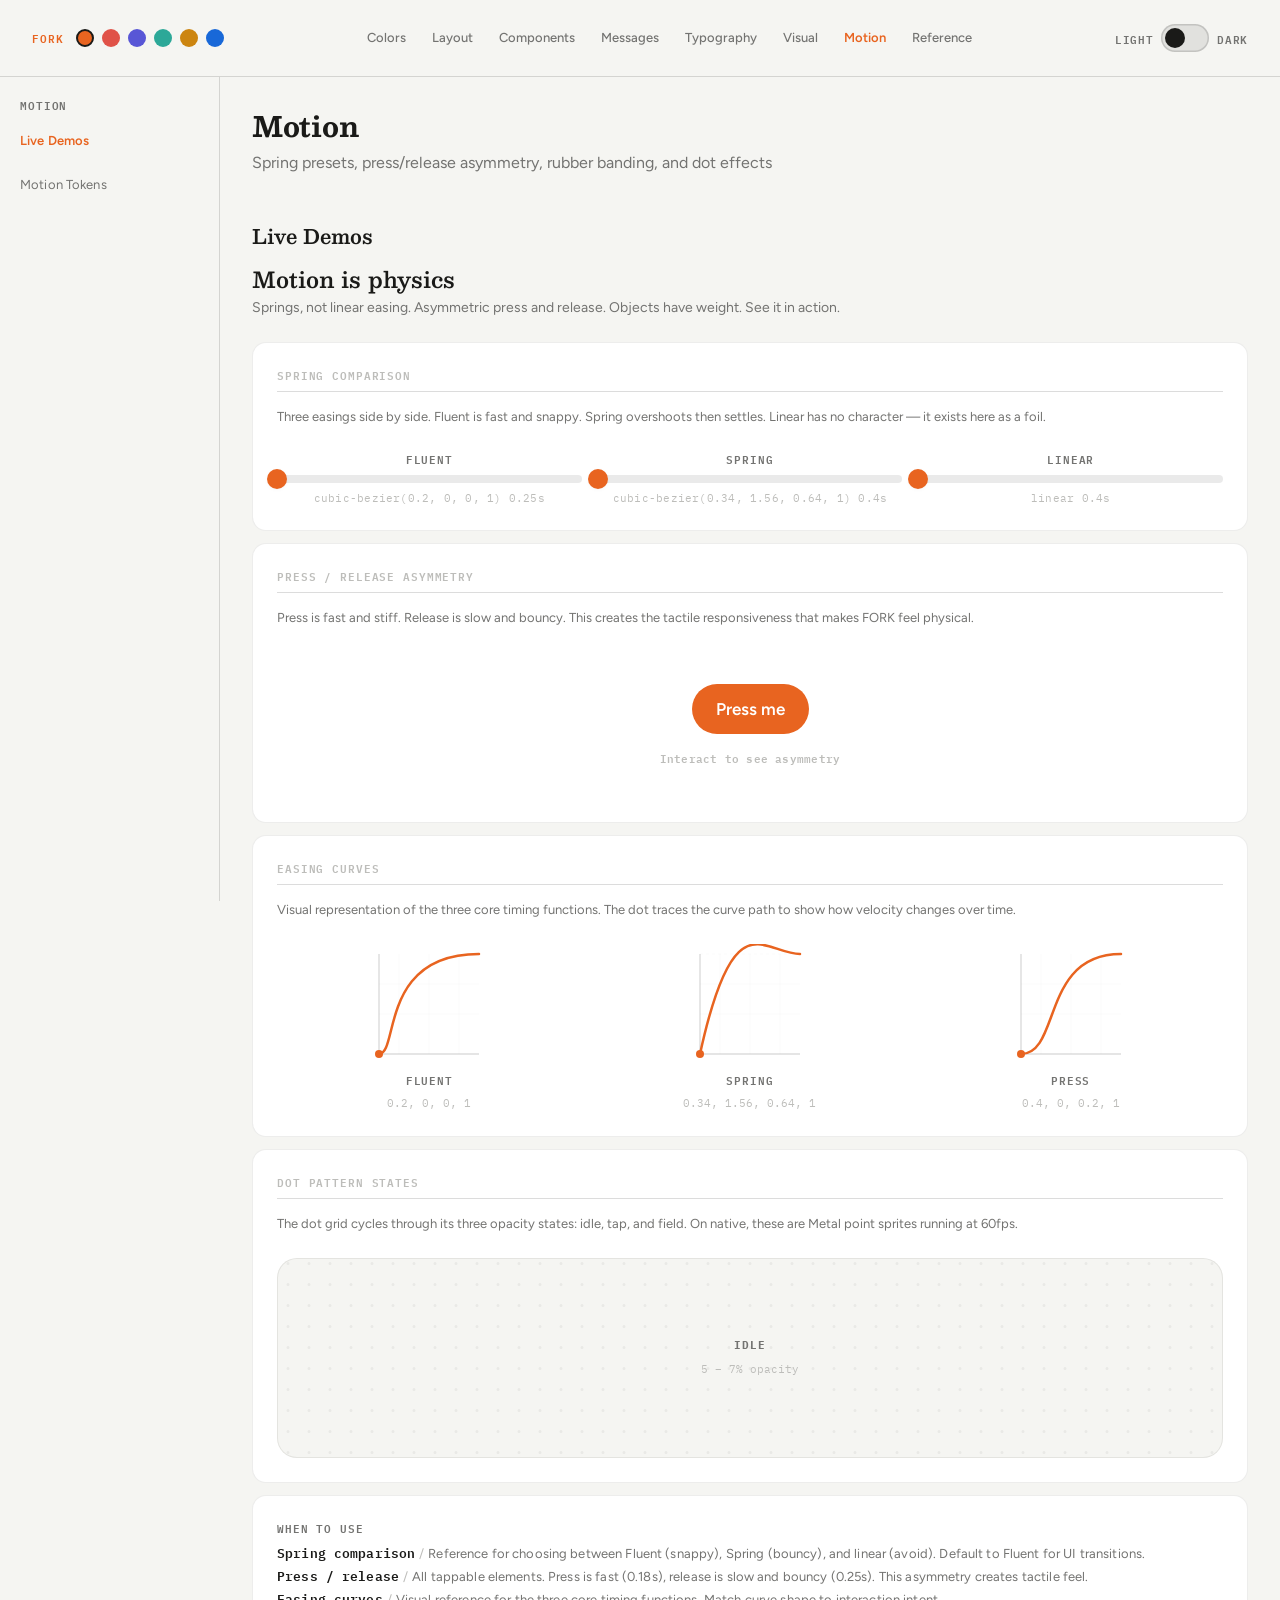
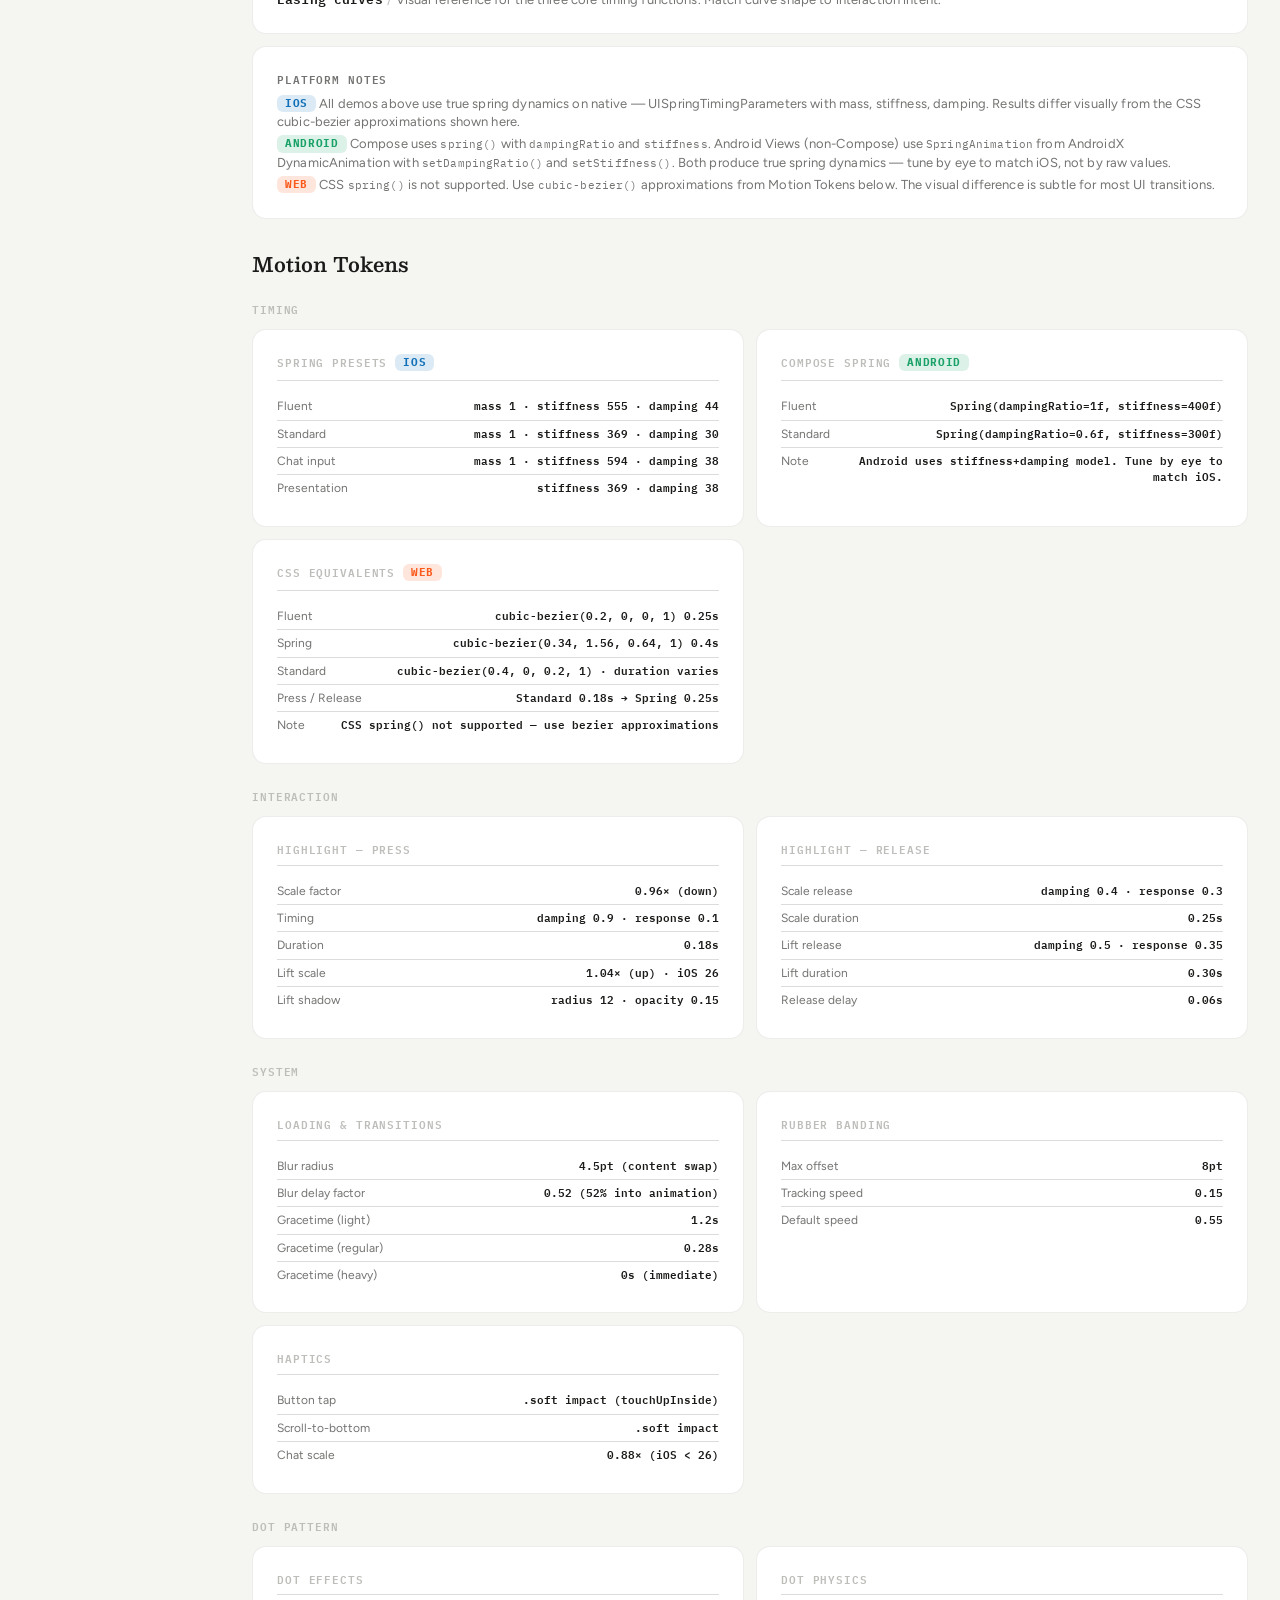
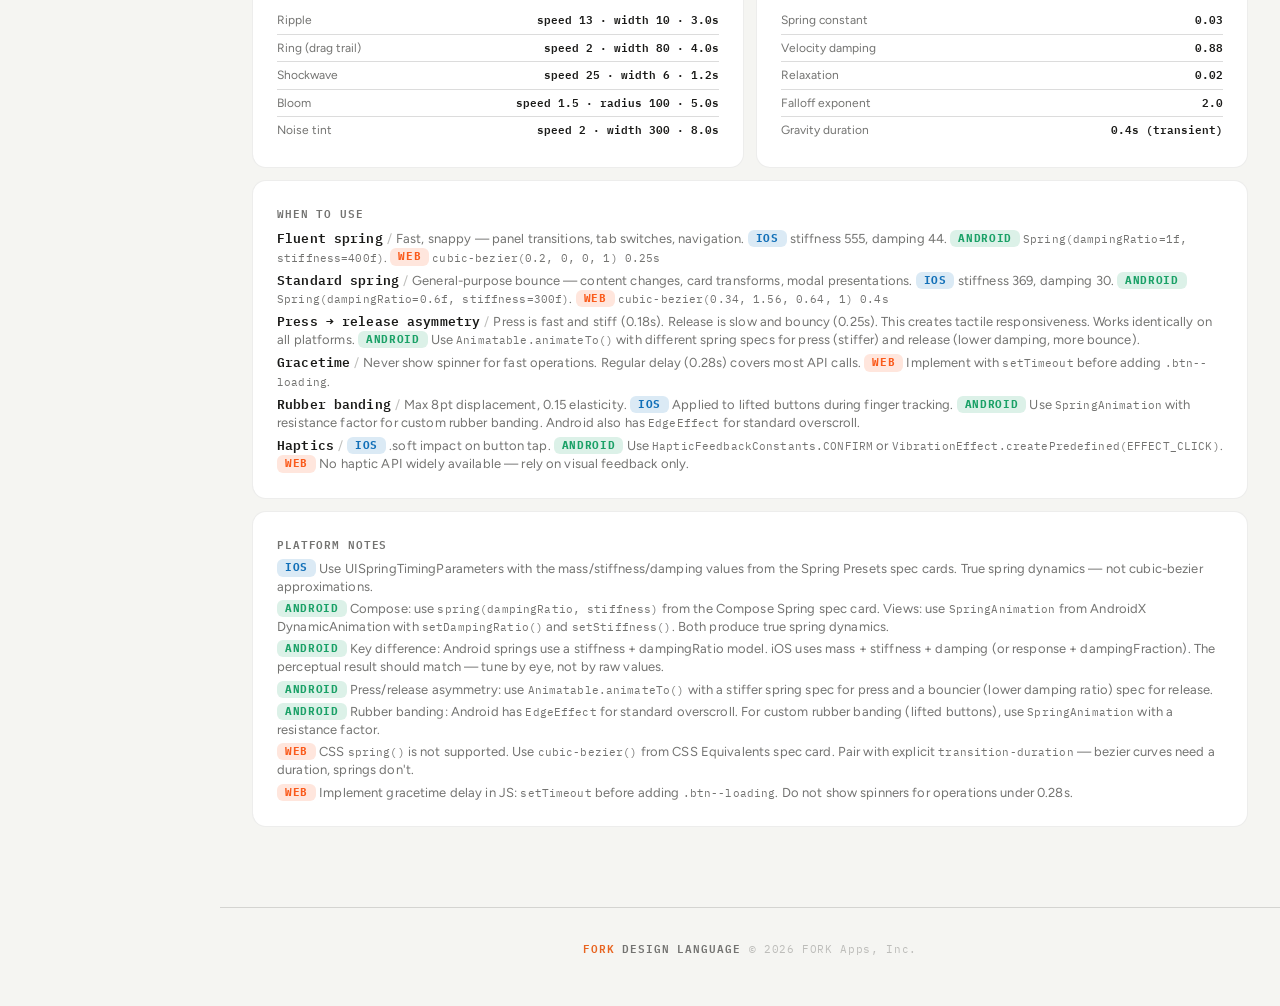
<file: pages/motion.html>
<!DOCTYPE html>
<html lang="en" data-theme="light">
<head>
<meta charset="UTF-8">
<meta name="viewport" content="width=device-width, initial-scale=1.0, viewport-fit=cover">
<title>Motion — FORK Design Language</title>
<meta name="description" content="FORK motion tokens: spring presets, CSS equivalents, press/release asymmetry, rubber banding, and dot effects.">
<meta name="theme-color" content="#F5F5F2" media="(prefers-color-scheme: light)">
<meta name="theme-color" content="#1A1A18" media="(prefers-color-scheme: dark)">
<link href="https://fonts.googleapis.com/css2?family=Besley:ital,wght@0,400..900;1,400..900&family=Figtree:ital,wght@0,300..700;1,300..700&family=IBM+Plex+Mono:wght@400;500;600;700&display=swap" rel="stylesheet">
<link rel="stylesheet" href="../styles.css">
<script>(function(){var t=localStorage.getItem('te-theme');if(!t){t=window.matchMedia('(prefers-color-scheme:dark)').matches?'dark':'light'}document.documentElement.setAttribute('data-theme',t)})()</script>
</head>
<body>

<a href="#main-content" class="skip-link">Skip to content</a>

<div class="header">
  <div class="header-left">
    <a href="../index.html" class="header-title"><span class="header-title-accent">FORK</span></a>
    <div class="tint-picker" id="tint-picker"></div>
  </div>
  <nav class="top-nav" aria-label="Main navigation">
    <a class="top-nav-link" href="colors.html">Colors</a>
    <a class="top-nav-link" href="layout.html">Layout</a>
    <a class="top-nav-link" href="components.html">Components</a>
    <a class="top-nav-link" href="messages.html">Messages</a>
    <a class="top-nav-link" href="typography.html">Typography</a>
    <a class="top-nav-link" href="visual-direction.html">Visual</a>
    <a class="top-nav-link active" href="motion.html" aria-current="page">Motion</a>
    <a class="top-nav-link" href="reference.html">Reference</a>
  </nav>
  <div class="header-controls">
    <button class="toggle" onclick="toggleTheme()" aria-label="Toggle theme">
      <span class="toggle-label">Light</span>
      <div class="toggle-track"></div>
      <span class="toggle-label">Dark</span>
    </button>
  </div>
</div>

<div class="page-layout">

<nav class="sidebar" id="sidebar" aria-label="Page sections">
  <div class="sidebar-group">
    <div class="sidebar-group-label">Motion</div>
    <a class="sidebar-link" href="#motion-live-demos">Live Demos</a>
    <a class="sidebar-link" href="#motion-tokens">Motion Tokens</a>
  </div>
</nav>

<div class="page-main">
<main class="container" id="main-content">

<h1 class="page-title">Motion</h1>
<p class="page-subtitle">Spring presets, press/release asymmetry, rubber banding, and dot effects</p>

  <!-- ════════════════════════════════════════ -->
  <!-- MOTION — LIVE DEMOS                        -->
  <!-- ════════════════════════════════════════ -->
  <div class="section motion-demos" id="motion-live-demos">
    <h2 class="section-title">Live Demos</h2>
    <div class="motion-demos-title">Motion is physics</div>
    <div class="motion-demos-subtitle">Springs, not linear easing. Asymmetric press and release. Objects have weight. See it in action.</div>

    <!-- 1. Spring Comparison -->
    <div class="motion-demo-card">
      <div class="motion-demo-overline">Spring Comparison</div>
      <div class="motion-demo-desc">Three easings side by side. Fluent is fast and snappy. Spring overshoots then settles. Linear has no character — it exists here as a foil.</div>
      <div class="motion-spring-row">
        <div class="motion-spring-lane">
          <div class="motion-spring-label">Fluent</div>
          <div class="motion-spring-track">
            <div class="motion-spring-dot motion-spring-dot--fluent" aria-label="Fluent spring animation"></div>
          </div>
          <div class="motion-spring-meta">cubic-bezier(0.2, 0, 0, 1) 0.25s</div>
        </div>
        <div class="motion-spring-lane">
          <div class="motion-spring-label">Spring</div>
          <div class="motion-spring-track">
            <div class="motion-spring-dot motion-spring-dot--spring" aria-label="Spring animation"></div>
          </div>
          <div class="motion-spring-meta">cubic-bezier(0.34, 1.56, 0.64, 1) 0.4s</div>
        </div>
        <div class="motion-spring-lane">
          <div class="motion-spring-label">Linear</div>
          <div class="motion-spring-track">
            <div class="motion-spring-dot motion-spring-dot--linear" aria-label="Linear animation"></div>
          </div>
          <div class="motion-spring-meta">linear 0.4s</div>
        </div>
      </div>
    </div>

    <!-- 2. Press / Release Asymmetry -->
    <div class="motion-demo-card">
      <div class="motion-demo-overline">Press / Release Asymmetry</div>
      <div class="motion-demo-desc">Press is fast and stiff. Release is slow and bouncy. This creates the tactile responsiveness that makes FORK feel physical.</div>
      <div class="motion-press-area">
        <button class="btn btn--primaryTinted btn--lg motion-press-btn" id="motion-press-btn">
          <span class="btn-label">Press me</span>
        </button>
        <div class="motion-press-status" id="motion-press-status" aria-live="polite">Interact to see asymmetry</div>
      </div>
    </div>

    <!-- 3. Easing Curve Visualizer -->
    <div class="motion-demo-card">
      <div class="motion-demo-overline">Easing Curves</div>
      <div class="motion-demo-desc">Visual representation of the three core timing functions. The dot traces the curve path to show how velocity changes over time.</div>
      <div class="motion-curve-grid">
        <!-- Fluent curve: starts gentle, ends abrupt -->
        <div class="motion-curve-item">
          <svg class="motion-curve-svg" viewBox="0 0 120 120" fill="none" aria-hidden="true">
            <!-- Grid lines -->
            <line x1="30" y1="10" x2="30" y2="110" class="motion-curve-grid-line"/>
            <line x1="60" y1="10" x2="60" y2="110" class="motion-curve-grid-line"/>
            <line x1="90" y1="10" x2="90" y2="110" class="motion-curve-grid-line"/>
            <line x1="10" y1="40" x2="110" y2="40" class="motion-curve-grid-line"/>
            <line x1="10" y1="70" x2="110" y2="70" class="motion-curve-grid-line"/>
            <!-- Axes -->
            <polyline points="10,110 10,10" class="motion-curve-axes"/>
            <polyline points="10,110 110,110" class="motion-curve-axes"/>
            <!-- Fluent: cubic-bezier(0.2, 0, 0, 1) — gentle start, snaps to end -->
            <path d="M 10,110 C 30,110 10,10 110,10" class="motion-curve-path" id="motion-curve-fluent"/>
            <circle r="4" class="motion-curve-dot motion-curve-dot--animated" style="offset-path: path('M 10,110 C 30,110 10,10 110,10'); offset-rotate: 0deg;"/>
          </svg>
          <div class="motion-curve-label">Fluent</div>
          <div class="motion-curve-timing">0.2, 0, 0, 1</div>
        </div>
        <!-- Spring curve: overshoots past 1.0 -->
        <div class="motion-curve-item">
          <svg class="motion-curve-svg" viewBox="0 0 120 120" fill="none" aria-hidden="true">
            <line x1="30" y1="10" x2="30" y2="110" class="motion-curve-grid-line"/>
            <line x1="60" y1="10" x2="60" y2="110" class="motion-curve-grid-line"/>
            <line x1="90" y1="10" x2="90" y2="110" class="motion-curve-grid-line"/>
            <line x1="10" y1="40" x2="110" y2="40" class="motion-curve-grid-line"/>
            <line x1="10" y1="70" x2="110" y2="70" class="motion-curve-grid-line"/>
            <polyline points="10,110 10,10" class="motion-curve-axes"/>
            <polyline points="10,110 110,110" class="motion-curve-axes"/>
            <!-- Overshoot line at y=10 (value 1.0) -->
            <line x1="10" y1="10" x2="110" y2="10" class="motion-curve-grid-line" stroke-dasharray="3,3"/>
            <!-- Spring: cubic-bezier(0.34, 1.56, 0.64, 1) — overshoots -->
            <path d="M 10,110 C 44,-46 74,10 110,10" class="motion-curve-path" id="motion-curve-spring"/>
            <circle r="4" class="motion-curve-dot motion-curve-dot--animated" style="offset-path: path('M 10,110 C 44,-46 74,10 110,10'); offset-rotate: 0deg;"/>
          </svg>
          <div class="motion-curve-label">Spring</div>
          <div class="motion-curve-timing">0.34, 1.56, 0.64, 1</div>
        </div>
        <!-- Press curve: smooth S-curve -->
        <div class="motion-curve-item">
          <svg class="motion-curve-svg" viewBox="0 0 120 120" fill="none" aria-hidden="true">
            <line x1="30" y1="10" x2="30" y2="110" class="motion-curve-grid-line"/>
            <line x1="60" y1="10" x2="60" y2="110" class="motion-curve-grid-line"/>
            <line x1="90" y1="10" x2="90" y2="110" class="motion-curve-grid-line"/>
            <line x1="10" y1="40" x2="110" y2="40" class="motion-curve-grid-line"/>
            <line x1="10" y1="70" x2="110" y2="70" class="motion-curve-grid-line"/>
            <polyline points="10,110 10,10" class="motion-curve-axes"/>
            <polyline points="10,110 110,110" class="motion-curve-axes"/>
            <!-- Press: cubic-bezier(0.4, 0, 0.2, 1) — S-curve -->
            <path d="M 10,110 C 50,110 30,10 110,10" class="motion-curve-path" id="motion-curve-press"/>
            <circle r="4" class="motion-curve-dot motion-curve-dot--animated" style="offset-path: path('M 10,110 C 50,110 30,10 110,10'); offset-rotate: 0deg;"/>
          </svg>
          <div class="motion-curve-label">Press</div>
          <div class="motion-curve-timing">0.4, 0, 0.2, 1</div>
        </div>
      </div>
    </div>

    <!-- 4. Dot Pattern Animation -->
    <div class="motion-demo-card">
      <div class="motion-demo-overline">Dot Pattern States</div>
      <div class="motion-demo-desc">The dot grid cycles through its three opacity states: idle, tap, and field. On native, these are Metal point sprites running at 60fps.</div>
      <div class="motion-dot-stage" id="motion-dot-stage">
        <canvas id="motion-planar" class="planar-bg" aria-hidden="true"></canvas>
        <div class="motion-dot-overlay">
          <div class="motion-dot-state-label" id="motion-dot-label" aria-live="polite">Idle</div>
          <div class="motion-dot-state-meta" id="motion-dot-meta" aria-live="polite">5 - 10% opacity</div>
        </div>
      </div>
    </div>
    <div class="usage">
      <div class="usage-title">When to use</div>
      <ul class="usage-list">
        <li><span class="token">Spring comparison</span><span class="dash">/</span>Reference for choosing between Fluent (snappy), Spring (bouncy), and linear (avoid). Default to Fluent for UI transitions.</li>
        <li><span class="token">Press / release</span><span class="dash">/</span>All tappable elements. Press is fast (0.18s), release is slow and bouncy (0.25s). This asymmetry creates tactile feel.</li>
        <li><span class="token">Easing curves</span><span class="dash">/</span>Visual reference for the three core timing functions. Match curve shape to interaction intent.</li>
      </ul>
    </div>
    <div class="usage">
      <div class="usage-title">Platform notes</div>
      <ul class="usage-list">
        <li><span class="tag tag--ios">iOS</span> All demos above use true spring dynamics on native — UISpringTimingParameters with mass, stiffness, damping. Results differ visually from the CSS cubic-bezier approximations shown here.</li>
        <li><span class="tag tag--android">Android</span> Compose uses <code class="code-inline">spring()</code> with <code class="code-inline">dampingRatio</code> and <code class="code-inline">stiffness</code>. Android Views (non-Compose) use <code class="code-inline">SpringAnimation</code> from AndroidX DynamicAnimation with <code class="code-inline">setDampingRatio()</code> and <code class="code-inline">setStiffness()</code>. Both produce true spring dynamics — tune by eye to match iOS, not by raw values.</li>
        <li><span class="tag tag--web">Web</span> CSS <code class="code-inline">spring()</code> is not supported. Use <code class="code-inline">cubic-bezier()</code> approximations from Motion Tokens below. The visual difference is subtle for most UI transitions.</li>
      </ul>
    </div>
  </div>

  <!-- ════════════════════════════════════════ -->
  <!-- MOTION TOKENS                             -->
  <!-- ════════════════════════════════════════ -->
  <div class="section" id="motion-tokens">
    <h2 class="section-title">Motion Tokens</h2>

    <div class="spec-group-label">Timing</div>
    <div class="spec-grid">
      <div class="spec-card">
        <div class="spec-title">Spring Presets <span class="tag tag--ios">iOS</span></div>
        <div class="spec-row">
          <span class="spec-label">Fluent</span>
          <span class="spec-val">mass 1 · stiffness 555 · damping 44</span>
        </div>
        <div class="spec-row">
          <span class="spec-label">Standard</span>
          <span class="spec-val">mass 1 · stiffness 369 · damping 30</span>
        </div>
        <div class="spec-row">
          <span class="spec-label">Chat input</span>
          <span class="spec-val">mass 1 · stiffness 594 · damping 38</span>
        </div>
        <div class="spec-row">
          <span class="spec-label">Presentation</span>
          <span class="spec-val">stiffness 369 · damping 38</span>
        </div>
      </div>

      <div class="spec-card">
        <div class="spec-title">Compose Spring <span class="tag tag--android">Android</span></div>
        <div class="spec-row">
          <span class="spec-label">Fluent</span>
          <span class="spec-val">Spring(dampingRatio=1f, stiffness=400f)</span>
        </div>
        <div class="spec-row">
          <span class="spec-label">Standard</span>
          <span class="spec-val">Spring(dampingRatio=0.6f, stiffness=300f)</span>
        </div>
        <div class="spec-row">
          <span class="spec-label">Note</span>
          <span class="spec-val">Android uses stiffness+damping model. Tune by eye to match iOS.</span>
        </div>
      </div>

      <div class="spec-card">
        <div class="spec-title">CSS Equivalents <span class="tag tag--web">Web</span></div>
        <div class="spec-row">
          <span class="spec-label">Fluent</span>
          <span class="spec-val">cubic-bezier(0.2, 0, 0, 1) 0.25s</span>
        </div>
        <div class="spec-row">
          <span class="spec-label">Spring</span>
          <span class="spec-val">cubic-bezier(0.34, 1.56, 0.64, 1) 0.4s</span>
        </div>
        <div class="spec-row">
          <span class="spec-label">Standard</span>
          <span class="spec-val">cubic-bezier(0.4, 0, 0.2, 1) · duration varies</span>
        </div>
        <div class="spec-row">
          <span class="spec-label">Press / Release</span>
          <span class="spec-val">Standard 0.18s → Spring 0.25s</span>
        </div>
        <div class="spec-row">
          <span class="spec-label">Note</span>
          <span class="spec-val">CSS spring() not supported — use bezier approximations</span>
        </div>
      </div>
    </div>

    <div class="spec-group-label">Interaction</div>
    <div class="spec-grid">
      <div class="spec-card">
        <div class="spec-title">Highlight — Press</div>
        <div class="spec-row">
          <span class="spec-label">Scale factor</span>
          <span class="spec-val">0.96× (down)</span>
        </div>
        <div class="spec-row">
          <span class="spec-label">Timing</span>
          <span class="spec-val">damping 0.9 · response 0.1</span>
        </div>
        <div class="spec-row">
          <span class="spec-label">Duration</span>
          <span class="spec-val">0.18s</span>
        </div>
        <div class="spec-row">
          <span class="spec-label">Lift scale</span>
          <span class="spec-val">1.04× (up) · iOS 26</span>
        </div>
        <div class="spec-row">
          <span class="spec-label">Lift shadow</span>
          <span class="spec-val">radius 12 · opacity 0.15</span>
        </div>
      </div>

      <div class="spec-card">
        <div class="spec-title">Highlight — Release</div>
        <div class="spec-row">
          <span class="spec-label">Scale release</span>
          <span class="spec-val">damping 0.4 · response 0.3</span>
        </div>
        <div class="spec-row">
          <span class="spec-label">Scale duration</span>
          <span class="spec-val">0.25s</span>
        </div>
        <div class="spec-row">
          <span class="spec-label">Lift release</span>
          <span class="spec-val">damping 0.5 · response 0.35</span>
        </div>
        <div class="spec-row">
          <span class="spec-label">Lift duration</span>
          <span class="spec-val">0.30s</span>
        </div>
        <div class="spec-row">
          <span class="spec-label">Release delay</span>
          <span class="spec-val">0.06s</span>
        </div>
      </div>
    </div>

    <div class="spec-group-label">System</div>
    <div class="spec-grid">
      <div class="spec-card">
        <div class="spec-title">Loading & Transitions</div>
        <div class="spec-row">
          <span class="spec-label">Blur radius</span>
          <span class="spec-val">4.5pt (content swap)</span>
        </div>
        <div class="spec-row">
          <span class="spec-label">Blur delay factor</span>
          <span class="spec-val">0.52 (52% into animation)</span>
        </div>
        <div class="spec-row">
          <span class="spec-label">Gracetime (light)</span>
          <span class="spec-val">1.2s</span>
        </div>
        <div class="spec-row">
          <span class="spec-label">Gracetime (regular)</span>
          <span class="spec-val">0.28s</span>
        </div>
        <div class="spec-row">
          <span class="spec-label">Gracetime (heavy)</span>
          <span class="spec-val">0s (immediate)</span>
        </div>
      </div>

      <div class="spec-card">
        <div class="spec-title">Rubber Banding</div>
        <div class="spec-row">
          <span class="spec-label">Max offset</span>
          <span class="spec-val">8pt</span>
        </div>
        <div class="spec-row">
          <span class="spec-label">Tracking speed</span>
          <span class="spec-val">0.15</span>
        </div>
        <div class="spec-row">
          <span class="spec-label">Default speed</span>
          <span class="spec-val">0.55</span>
        </div>
      </div>

      <div class="spec-card">
        <div class="spec-title">Haptics</div>
        <div class="spec-row">
          <span class="spec-label">Button tap</span>
          <span class="spec-val">.soft impact (touchUpInside)</span>
        </div>
        <div class="spec-row">
          <span class="spec-label">Scroll-to-bottom</span>
          <span class="spec-val">.soft impact</span>
        </div>
        <div class="spec-row">
          <span class="spec-label">Chat scale</span>
          <span class="spec-val">0.88× (iOS < 26)</span>
        </div>
      </div>
    </div>

    <div class="spec-group-label">Dot Pattern</div>
    <div class="spec-grid">
      <div class="spec-card">
        <div class="spec-title">Dot Effects</div>
        <div class="spec-row">
          <span class="spec-label">Ripple</span>
          <span class="spec-val">speed 13 · width 10 · 3.0s</span>
        </div>
        <div class="spec-row">
          <span class="spec-label">Ring (drag trail)</span>
          <span class="spec-val">speed 2 · width 80 · 4.0s</span>
        </div>
        <div class="spec-row">
          <span class="spec-label">Shockwave</span>
          <span class="spec-val">speed 25 · width 6 · 1.2s</span>
        </div>
        <div class="spec-row">
          <span class="spec-label">Bloom</span>
          <span class="spec-val">speed 1.5 · radius 100 · 5.0s</span>
        </div>
        <div class="spec-row">
          <span class="spec-label">Noise tint</span>
          <span class="spec-val">speed 2 · width 300 · 8.0s</span>
        </div>
      </div>

      <div class="spec-card">
        <div class="spec-title">Dot Physics</div>
        <div class="spec-row">
          <span class="spec-label">Spring constant</span>
          <span class="spec-val">0.03</span>
        </div>
        <div class="spec-row">
          <span class="spec-label">Velocity damping</span>
          <span class="spec-val">0.88</span>
        </div>
        <div class="spec-row">
          <span class="spec-label">Relaxation</span>
          <span class="spec-val">0.02</span>
        </div>
        <div class="spec-row">
          <span class="spec-label">Falloff exponent</span>
          <span class="spec-val">2.0</span>
        </div>
        <div class="spec-row">
          <span class="spec-label">Gravity duration</span>
          <span class="spec-val">0.4s (transient)</span>
        </div>
      </div>
    </div>

    <div class="usage">
      <div class="usage-title">When to use</div>
      <ul class="usage-list">
        <li><span class="token">Fluent spring</span><span class="dash">/</span>Fast, snappy — panel transitions, tab switches, navigation. <span class="tag tag--ios">iOS</span> stiffness 555, damping 44. <span class="tag tag--android">Android</span> <code class="code-inline">Spring(dampingRatio=1f, stiffness=400f)</code>. <span class="tag tag--web">Web</span> <code class="code-inline">cubic-bezier(0.2, 0, 0, 1) 0.25s</code></li>
        <li><span class="token">Standard spring</span><span class="dash">/</span>General-purpose bounce — content changes, card transforms, modal presentations. <span class="tag tag--ios">iOS</span> stiffness 369, damping 30. <span class="tag tag--android">Android</span> <code class="code-inline">Spring(dampingRatio=0.6f, stiffness=300f)</code>. <span class="tag tag--web">Web</span> <code class="code-inline">cubic-bezier(0.34, 1.56, 0.64, 1) 0.4s</code></li>
        <li><span class="token">Press → release asymmetry</span><span class="dash">/</span>Press is fast and stiff (0.18s). Release is slow and bouncy (0.25s). This creates tactile responsiveness. Works identically on all platforms. <span class="tag tag--android">Android</span> Use <code class="code-inline">Animatable.animateTo()</code> with different spring specs for press (stiffer) and release (lower damping, more bounce).</li>
        <li><span class="token">Gracetime</span><span class="dash">/</span>Never show spinner for fast operations. Regular delay (0.28s) covers most API calls. <span class="tag tag--web">Web</span> Implement with <code class="code-inline">setTimeout</code> before adding <code class="code-inline">.btn--loading</code>.</li>
        <li><span class="token">Rubber banding</span><span class="dash">/</span>Max 8pt displacement, 0.15 elasticity. <span class="tag tag--ios">iOS</span> Applied to lifted buttons during finger tracking. <span class="tag tag--android">Android</span> Use <code class="code-inline">SpringAnimation</code> with resistance factor for custom rubber banding. Android also has <code class="code-inline">EdgeEffect</code> for standard overscroll.</li>
        <li><span class="token">Haptics</span><span class="dash">/</span><span class="tag tag--ios">iOS</span> .soft impact on button tap. <span class="tag tag--android">Android</span> Use <code class="code-inline">HapticFeedbackConstants.CONFIRM</code> or <code class="code-inline">VibrationEffect.createPredefined(EFFECT_CLICK)</code>. <span class="tag tag--web">Web</span> No haptic API widely available — rely on visual feedback only.</li>
      </ul>
    </div>
    <div class="usage">
      <div class="usage-title">Platform notes</div>
      <ul class="usage-list">
        <li><span class="tag tag--ios">iOS</span> Use UISpringTimingParameters with the mass/stiffness/damping values from the Spring Presets spec cards. True spring dynamics — not cubic-bezier approximations.</li>
        <li><span class="tag tag--android">Android</span> Compose: use <code class="code-inline">spring(dampingRatio, stiffness)</code> from the Compose Spring spec card. Views: use <code class="code-inline">SpringAnimation</code> from AndroidX DynamicAnimation with <code class="code-inline">setDampingRatio()</code> and <code class="code-inline">setStiffness()</code>. Both produce true spring dynamics.</li>
        <li><span class="tag tag--android">Android</span> Key difference: Android springs use a stiffness + dampingRatio model. iOS uses mass + stiffness + damping (or response + dampingFraction). The perceptual result should match — tune by eye, not by raw values.</li>
        <li><span class="tag tag--android">Android</span> Press/release asymmetry: use <code class="code-inline">Animatable.animateTo()</code> with a stiffer spring spec for press and a bouncier (lower damping ratio) spec for release.</li>
        <li><span class="tag tag--android">Android</span> Rubber banding: Android has <code class="code-inline">EdgeEffect</code> for standard overscroll. For custom rubber banding (lifted buttons), use <code class="code-inline">SpringAnimation</code> with a resistance factor.</li>
        <li><span class="tag tag--web">Web</span> CSS <code class="code-inline">spring()</code> is not supported. Use <code class="code-inline">cubic-bezier()</code> from CSS Equivalents spec card. Pair with explicit <code class="code-inline">transition-duration</code> — bezier curves need a duration, springs don't.</li>
        <li><span class="tag tag--web">Web</span> Implement gracetime delay in JS: <code class="code-inline">setTimeout</code> before adding <code class="code-inline">.btn--loading</code>. Do not show spinners for operations under 0.28s.</li>
      </ul>
    </div>
  </div>

</main>

<div class="footer">
  <div class="footer-inner">
    <div class="footer-brand">
      <span class="footer-brand-accent">FORK</span> Design Language
    </div>
    <div class="footer-meta">© 2026 FORK Apps, Inc.</div>
  </div>
</div>
</div> <!-- /page-main -->
</div> <!-- /page-layout -->
<div class="toast" id="toast" aria-hidden="true">Copied</div>
<script src="../planarkit.js"></script>
<script src="../scripts.js"></script>
<script>
// Motion page — PlanarKit state cycle demo
(function() {
  var cvs = document.getElementById('motion-planar');
  var label = document.getElementById('motion-dot-label');
  var meta = document.getElementById('motion-dot-meta');
  if (!cvs || !label || !meta || !window.PlanarKit) return;
  var PK = window.PlanarKit;
  PK.syncColors(); PK.installThemeObs();

  var sc = PK.create(cvs);
  sc.keepAlive = true;

  // State cycle: idle → tap (ripple) → field (attract) → repeat
  var states = [
    {name:'Idle',  meta:'5 – 7% opacity',   dur:2.5, action:function(){}},
    {name:'Tap',   meta:'17 – 22% opacity',  dur:2.0, action:function(){ sc.addRipple(sc.W/2,sc.H/2,4,8,20,1.8,PK.ambientPalette[0]); }},
    {name:'Field', meta:'30% opacity',        dur:2.5, action:function(){ var f=sc.addField(sc.W/2,sc.H/2,'attract',0.6,0,true,Math.min(sc.W,sc.H)*0.4,0.3); setTimeout(function(){f.held=false;f.life=0;},1800); }},
  ];
  var idx = 0;
  function cycle() {
    var s = states[idx]; label.textContent = s.name; meta.textContent = s.meta;
    s.action(); PK.wake(sc);
    idx = (idx + 1) % states.length;
    setTimeout(cycle, s.dur * 1000);
  }

  var vis = false;
  new IntersectionObserver(function(ents) { ents.forEach(function(en) {
    if (en.isIntersecting && !vis) { vis = true; PK.syncColors(); sc.resize(); sc.render(); PK.wake(sc); cycle(); }
  }); }, {threshold: 0.1}).observe(cvs.parentElement);
  window.addEventListener('resize', function() { sc.resize(); sc.render(); PK.wake(sc); });
  sc.resize();
})();
</script>
</body>
</html>
</file>
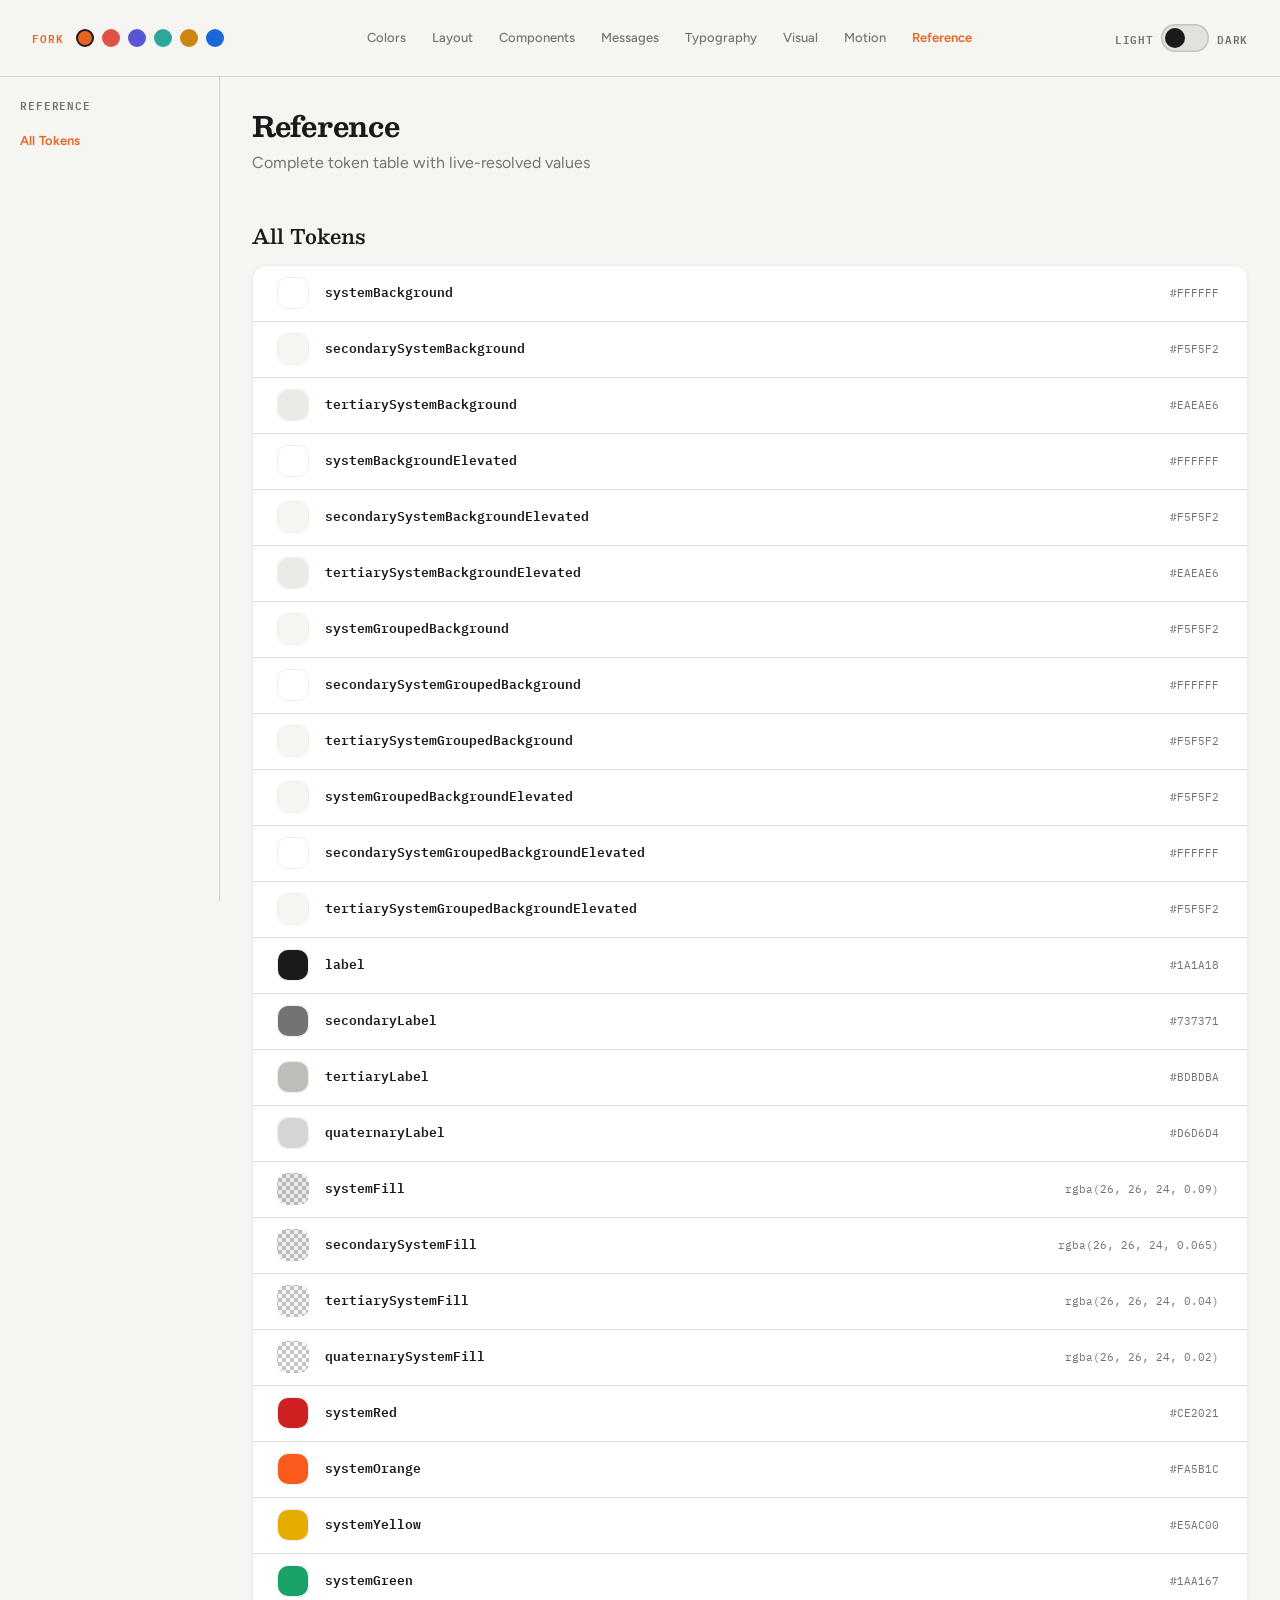
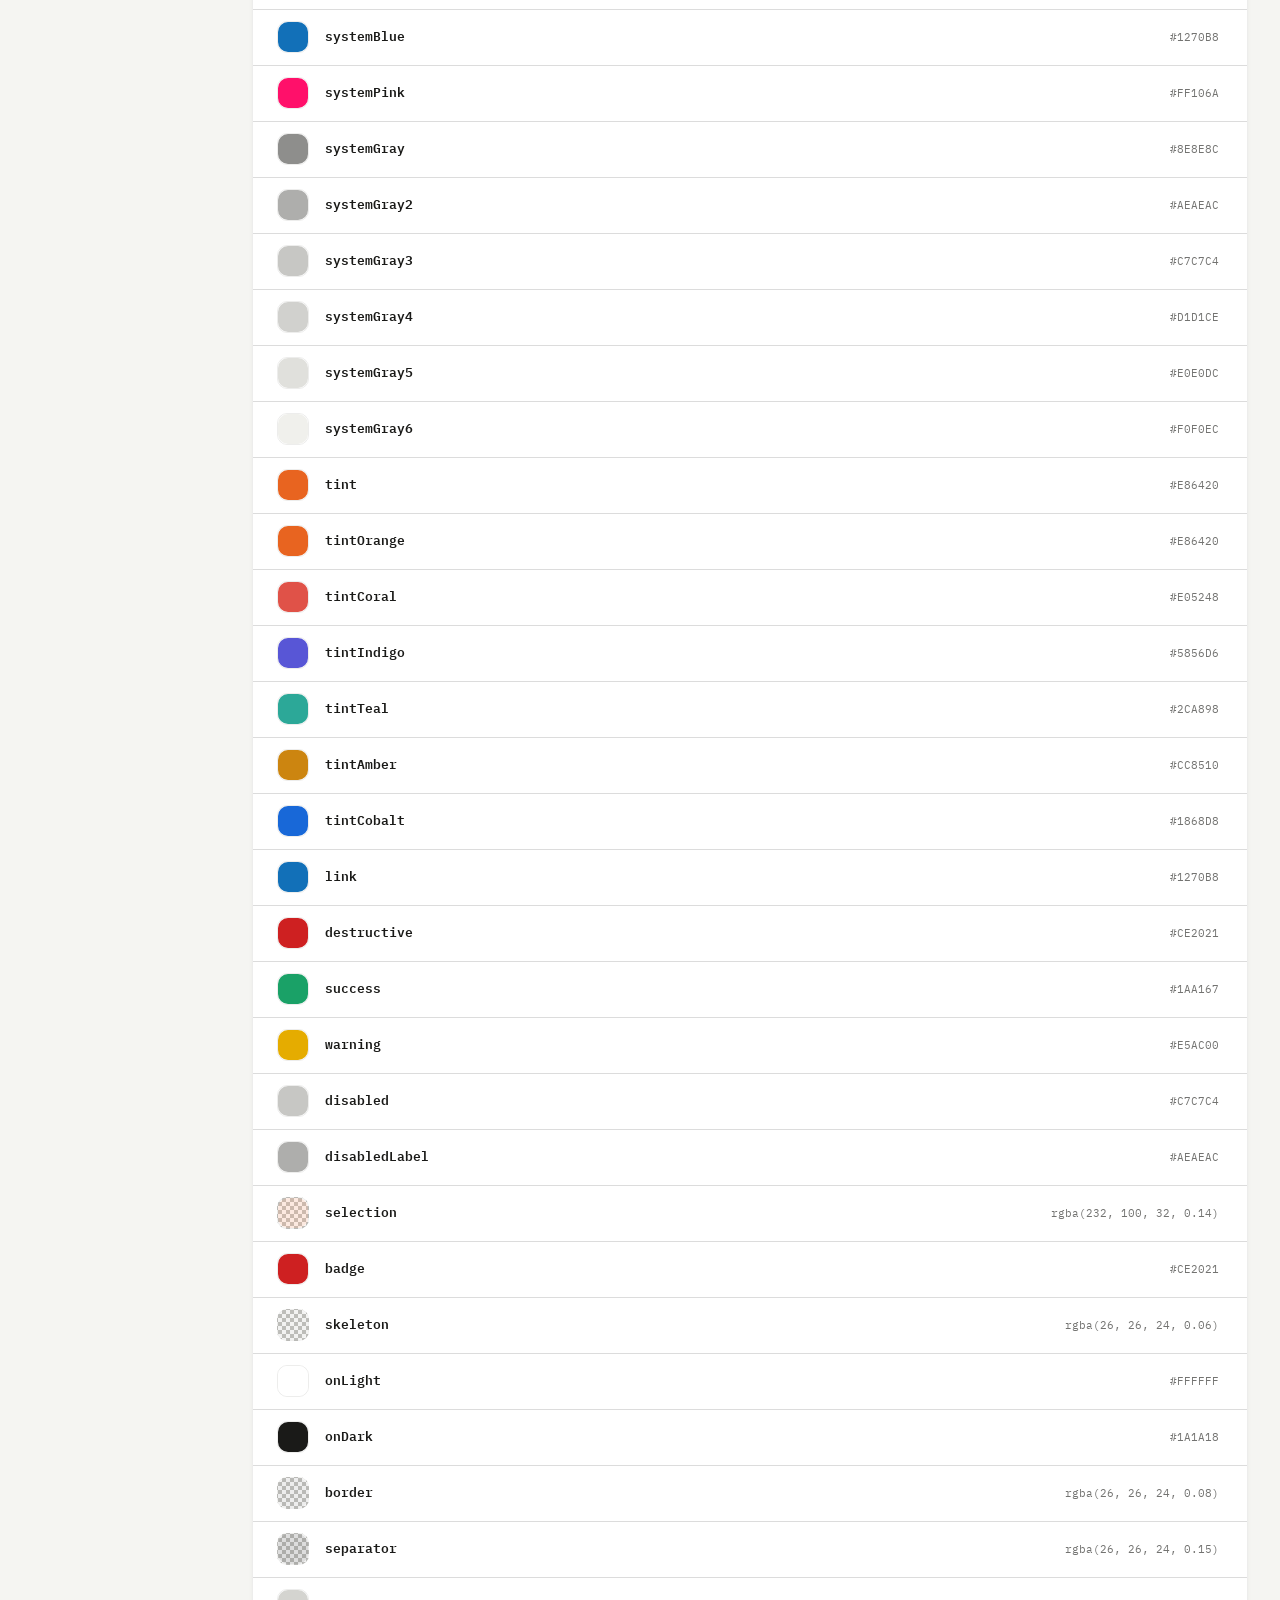
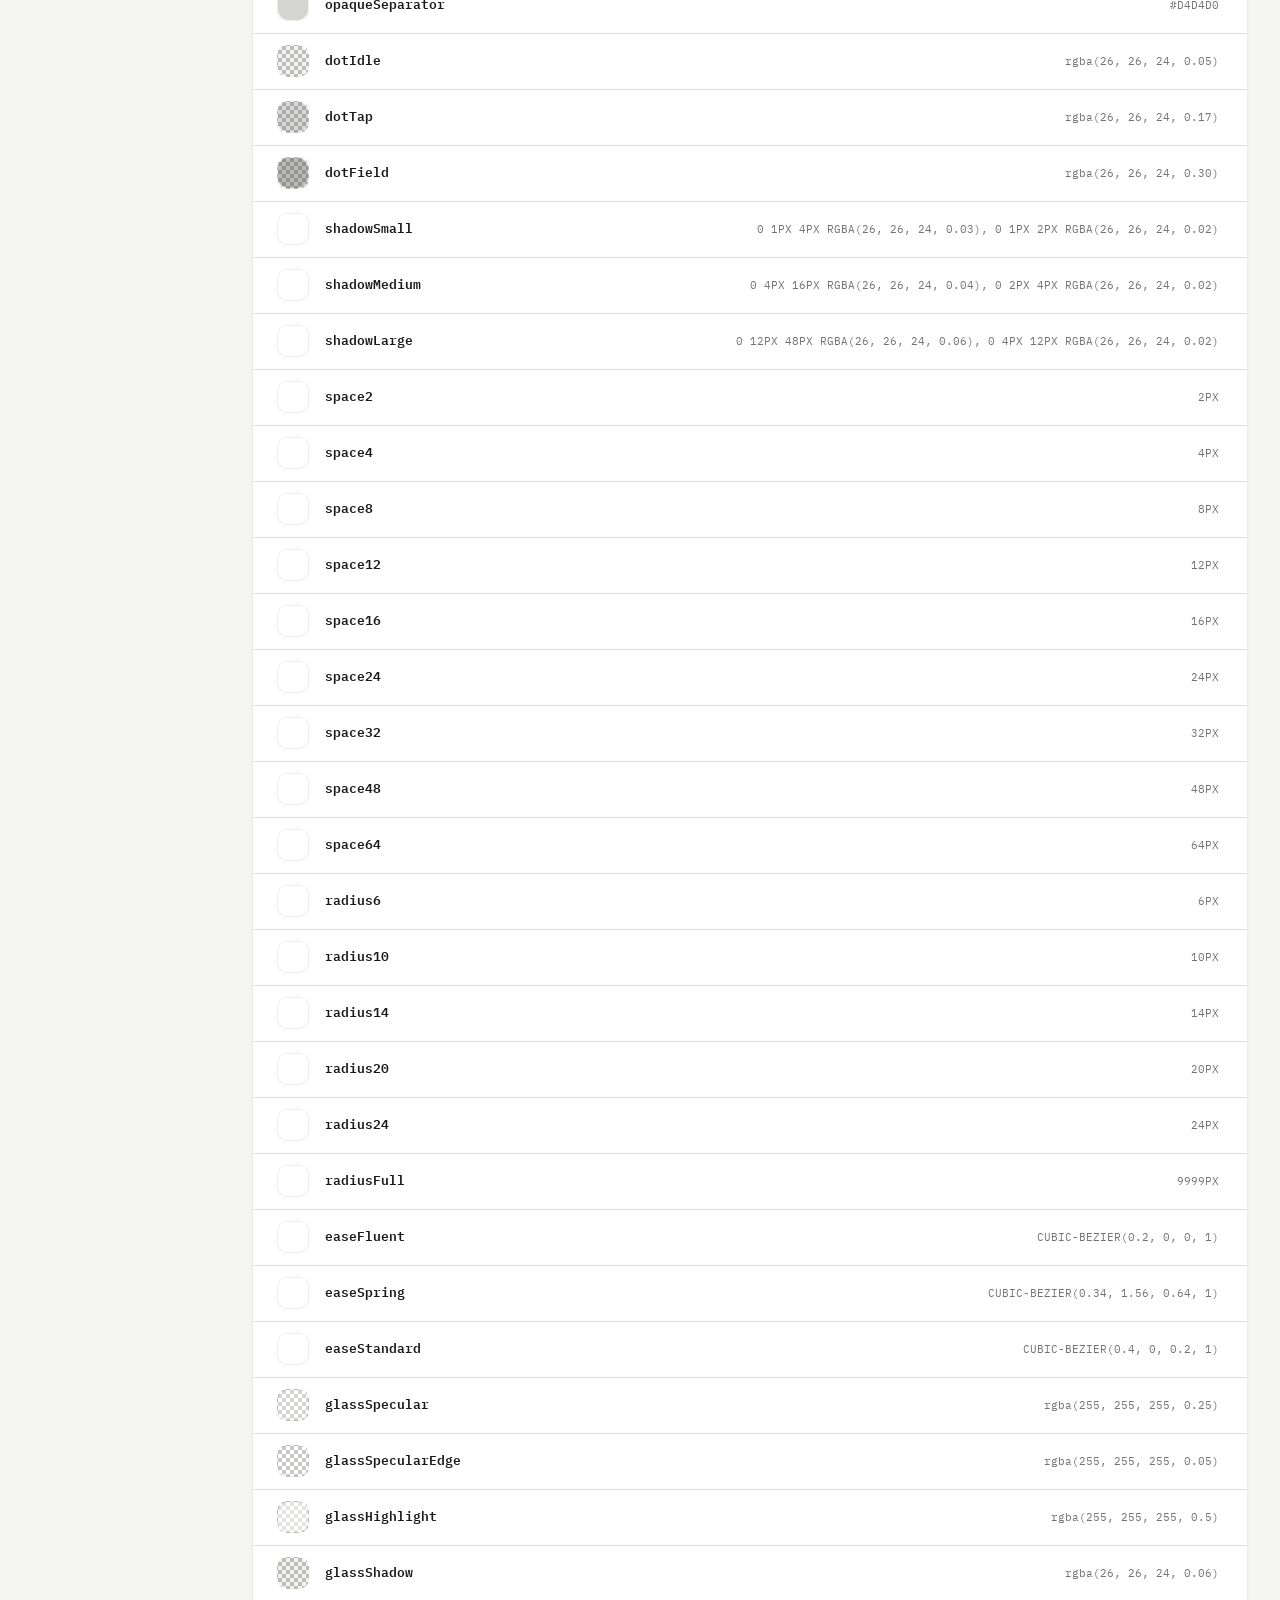
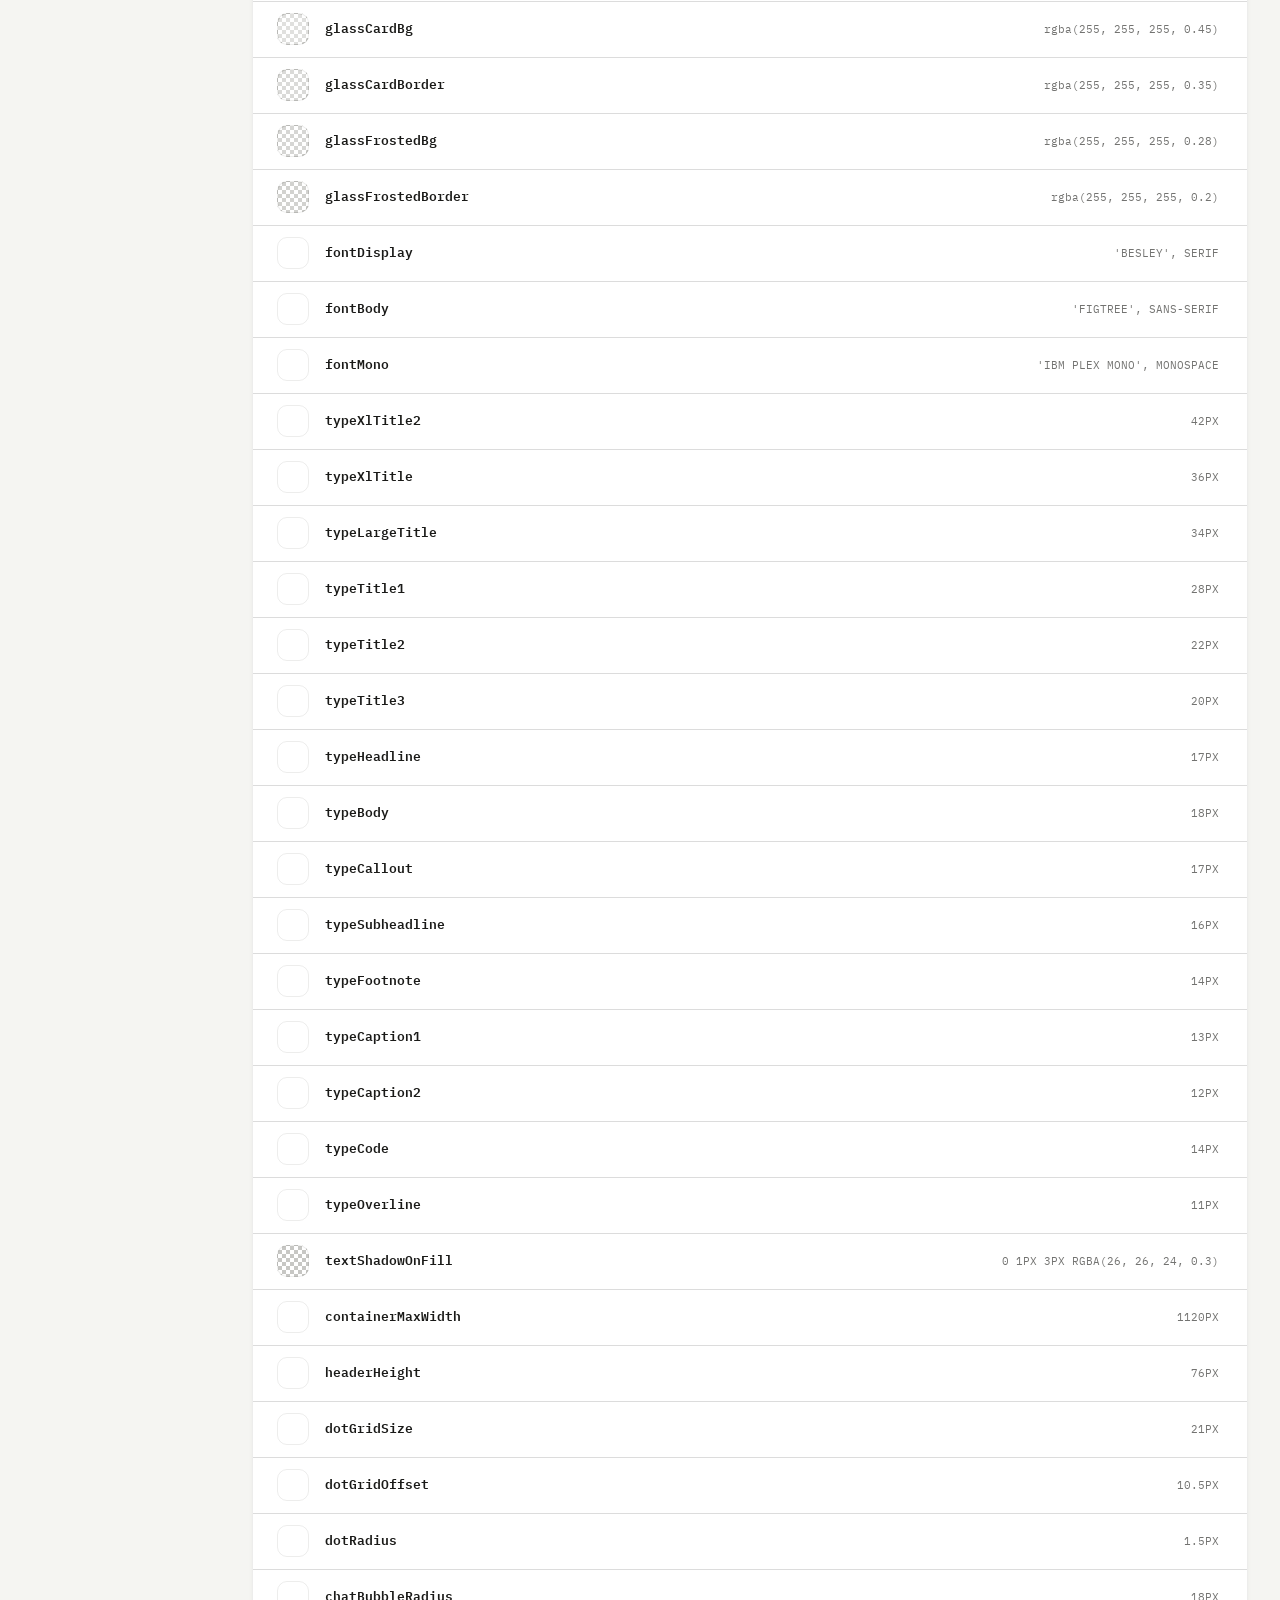
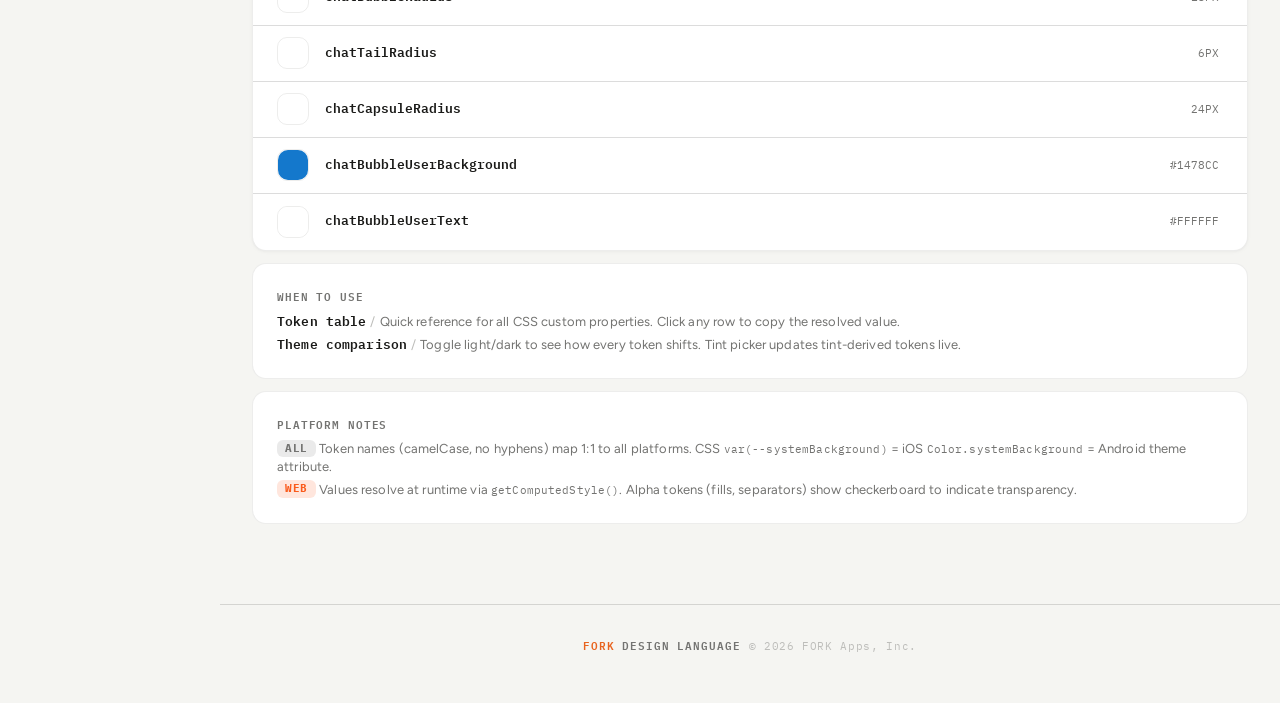
<file: pages/reference.html>
<!DOCTYPE html>
<html lang="en" data-theme="light">
<head>
<meta charset="UTF-8">
<meta name="viewport" content="width=device-width, initial-scale=1.0, viewport-fit=cover">
<title>Reference — FORK Design Language</title>
<meta name="description" content="FORK complete token reference: all CSS custom properties with live-resolved values. Click to copy.">
<meta name="theme-color" content="#F5F5F2" media="(prefers-color-scheme: light)">
<meta name="theme-color" content="#1A1A18" media="(prefers-color-scheme: dark)">
<link href="https://fonts.googleapis.com/css2?family=Besley:ital,wght@0,400..900;1,400..900&family=Figtree:ital,wght@0,300..700;1,300..700&family=IBM+Plex+Mono:wght@400;500;600;700&display=swap" rel="stylesheet">
<link rel="stylesheet" href="../styles.css">
<script>(function(){var t=localStorage.getItem('te-theme');if(!t){t=window.matchMedia('(prefers-color-scheme:dark)').matches?'dark':'light'}document.documentElement.setAttribute('data-theme',t)})()</script>
</head>
<body>
<a href="#main-content" class="skip-link">Skip to content</a>

<div class="header">
  <div class="header-left">
    <a href="../index.html" class="header-title"><span class="header-title-accent">FORK</span></a>
    <div class="tint-picker" id="tint-picker"></div>
  </div>
  <nav class="top-nav" aria-label="Main navigation">
    <a class="top-nav-link" href="colors.html">Colors</a>
    <a class="top-nav-link" href="layout.html">Layout</a>
    <a class="top-nav-link" href="components.html">Components</a>
    <a class="top-nav-link" href="messages.html">Messages</a>
    <a class="top-nav-link" href="typography.html">Typography</a>
    <a class="top-nav-link" href="visual-direction.html">Visual</a>
    <a class="top-nav-link" href="motion.html">Motion</a>
    <a class="top-nav-link active" href="reference.html" aria-current="page">Reference</a>
  </nav>
  <div class="header-controls">
    <button class="toggle" onclick="toggleTheme()" aria-label="Toggle theme">
      <span class="toggle-label">Light</span>
      <div class="toggle-track"></div>
      <span class="toggle-label">Dark</span>
    </button>
  </div>
</div>

<div class="page-layout">

<nav class="sidebar" id="sidebar" aria-label="Page sections">
  <div class="sidebar-group">
    <div class="sidebar-group-label">Reference</div>
    <a class="sidebar-link" href="#all-tokens">All Tokens</a>
  </div>
</nav>

<div class="page-main">
<main class="container" id="main-content">

<h1 class="page-title">Reference</h1>
<p class="page-subtitle">Complete token table with live-resolved values</p>

  <!-- ════════════════════════════════════════ -->
  <!-- ALL TOKENS TABLE                         -->
  <!-- ════════════════════════════════════════ -->
  <div class="section" id="all-tokens">
    <h2 class="section-title">All Tokens</h2>
    <div class="card" id="token-table" aria-label="All design tokens"></div>
    <div class="usage">
      <div class="usage-title">When to use</div>
      <ul class="usage-list">
        <li><span class="token">Token table</span><span class="dash">/</span>Quick reference for all CSS custom properties. Click any row to copy the resolved value.</li>
        <li><span class="token">Theme comparison</span><span class="dash">/</span>Toggle light/dark to see how every token shifts. Tint picker updates tint-derived tokens live.</li>
      </ul>
    </div>
    <div class="usage">
      <div class="usage-title">Platform notes</div>
      <ul class="usage-list">
        <li><span class="tag tag--all">All</span> Token names (camelCase, no hyphens) map 1:1 to all platforms. CSS <code class="code-inline">var(--systemBackground)</code> = iOS <code class="code-inline">Color.systemBackground</code> = Android theme attribute.</li>
        <li><span class="tag tag--web">Web</span> Values resolve at runtime via <code class="code-inline">getComputedStyle()</code>. Alpha tokens (fills, separators) show checkerboard to indicate transparency.</li>
      </ul>
    </div>
  </div>

</main>

<div class="footer">
  <div class="footer-inner">
    <div class="footer-brand">
      <span class="footer-brand-accent">FORK</span> Design Language
    </div>
    <div class="footer-meta">© 2026 FORK Apps, Inc.</div>
  </div>
</div>
</div> <!-- /page-main -->
</div> <!-- /page-layout -->
<div class="toast" id="toast" aria-hidden="true">Copied</div>
<script src="../scripts.js"></script>
</body>
</html>
</file>
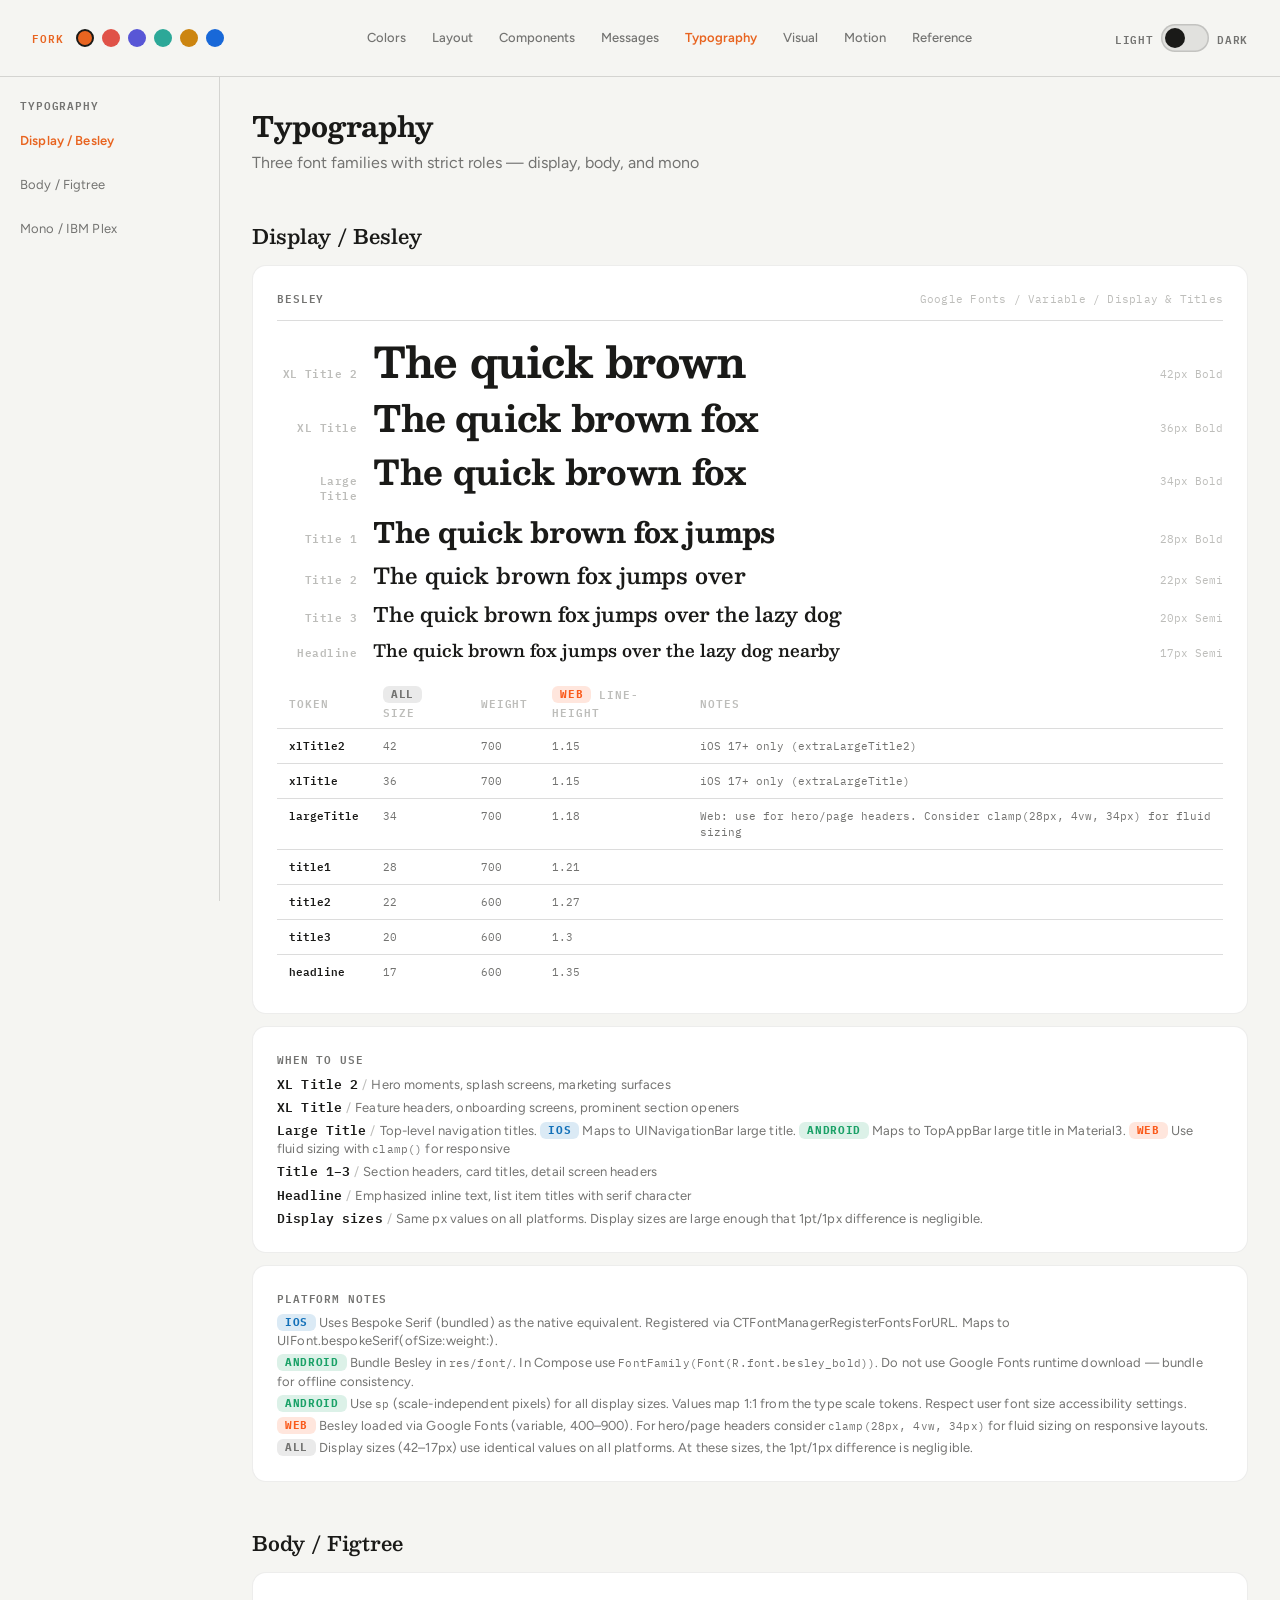
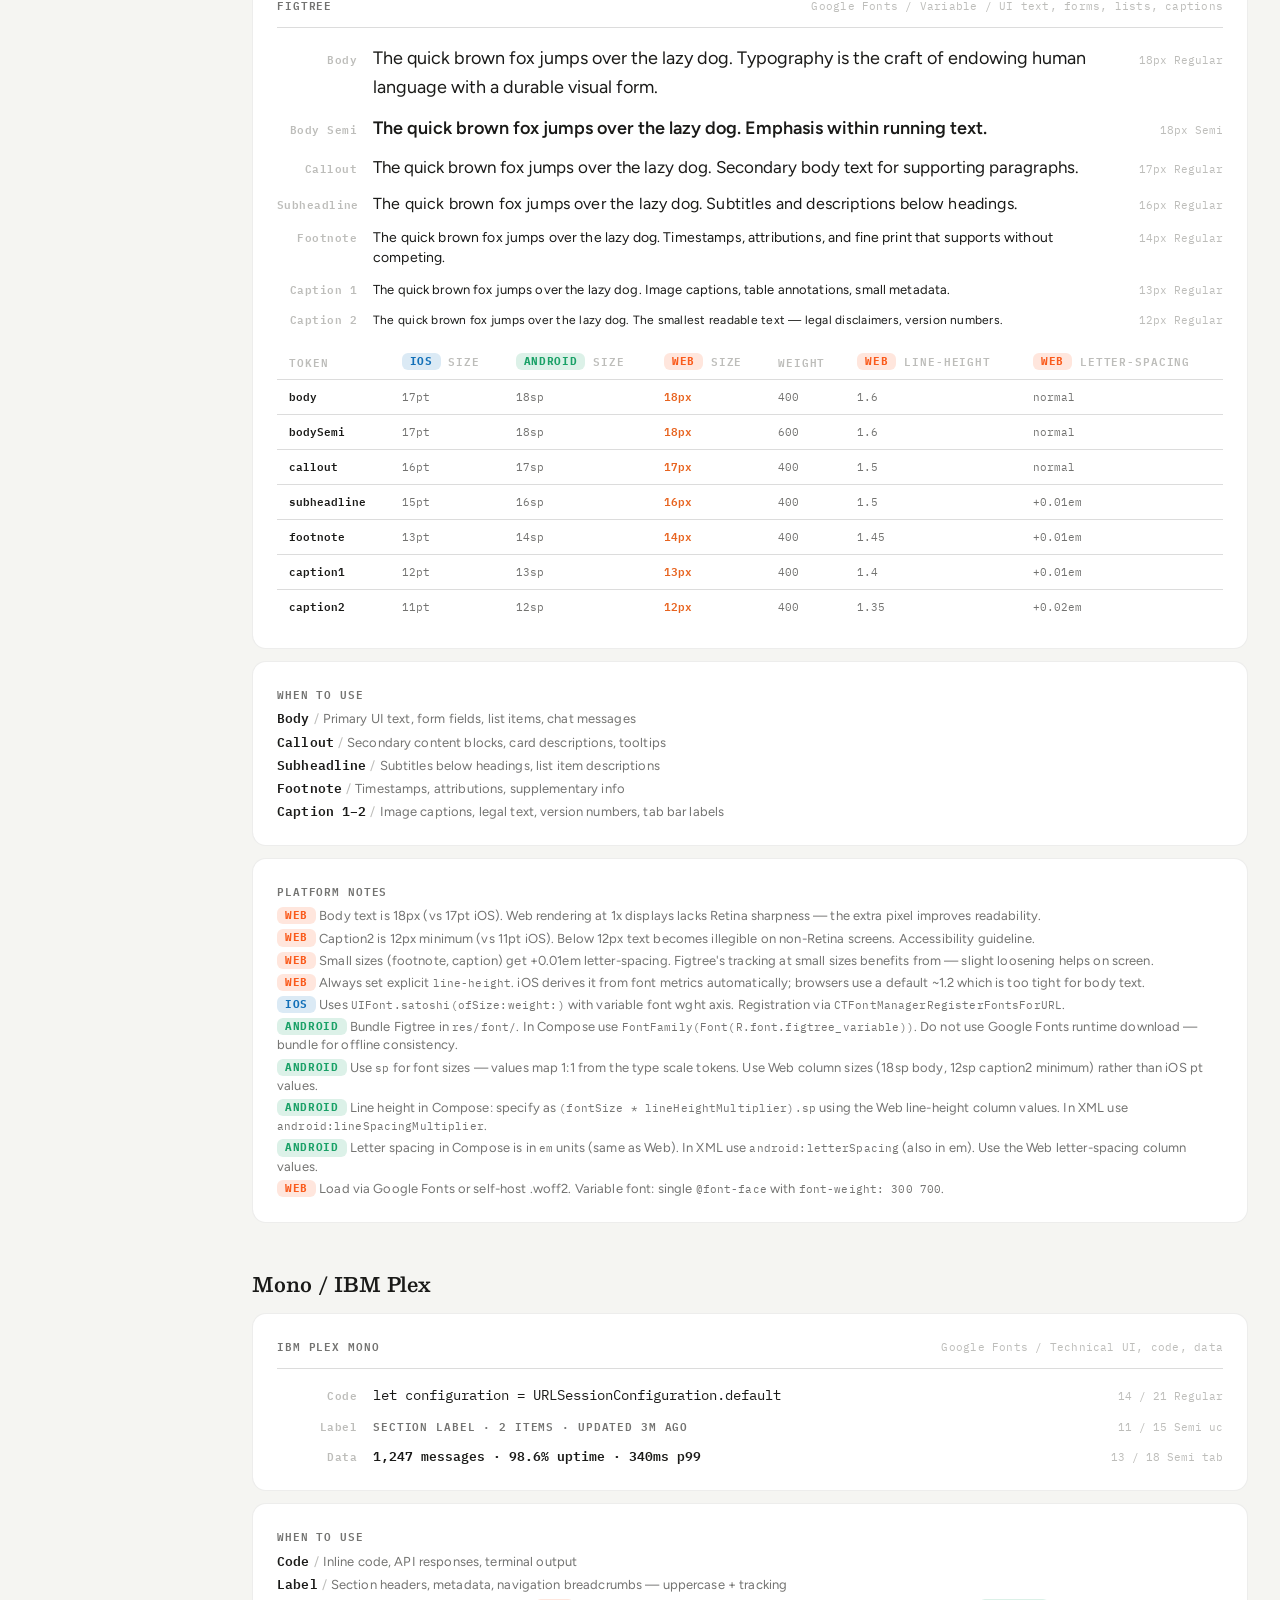
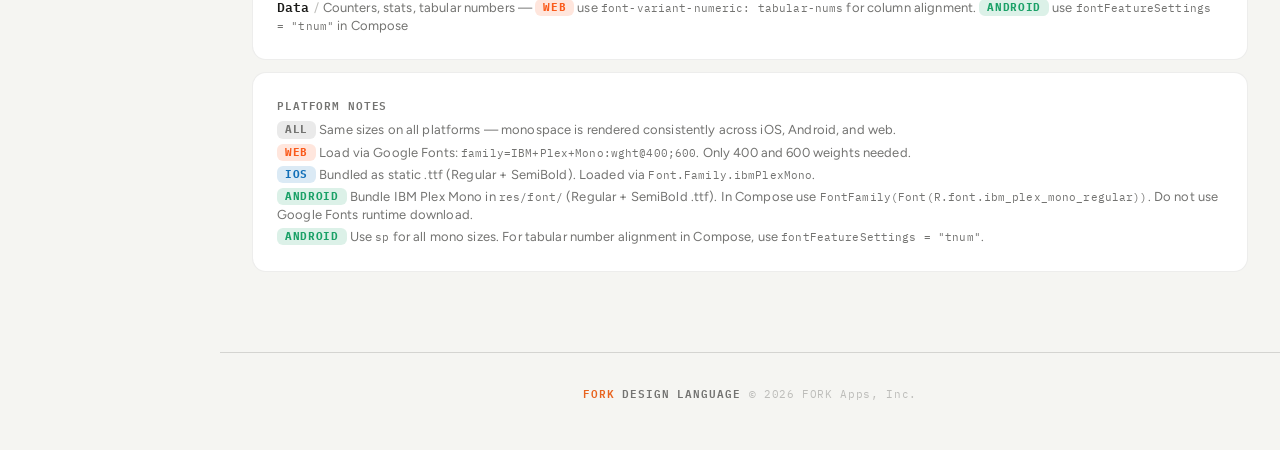
<file: pages/typography.html>
<!DOCTYPE html>
<html lang="en" data-theme="light">
<head>
<meta charset="UTF-8">
<meta name="viewport" content="width=device-width, initial-scale=1.0, viewport-fit=cover">
<title>Typography — FORK Design Language</title>
<meta name="description" content="FORK typography system: Besley display, Figtree body, IBM Plex Mono — full type scale with cross-platform specs.">
<meta name="theme-color" content="#F5F5F2" media="(prefers-color-scheme: light)">
<meta name="theme-color" content="#1A1A18" media="(prefers-color-scheme: dark)">
<link href="https://fonts.googleapis.com/css2?family=Besley:ital,wght@0,400..900;1,400..900&family=Figtree:ital,wght@0,300..700;1,300..700&family=IBM+Plex+Mono:wght@400;500;600;700&display=swap" rel="stylesheet">
<link rel="stylesheet" href="../styles.css">
<script>(function(){var t=localStorage.getItem('te-theme');if(!t){t=window.matchMedia('(prefers-color-scheme:dark)').matches?'dark':'light'}document.documentElement.setAttribute('data-theme',t)})()</script>
</head>
<body>

<a href="#main-content" class="skip-link">Skip to content</a>

<div class="header">
  <div class="header-left">
    <a href="../index.html" class="header-title"><span class="header-title-accent">FORK</span></a>
    <div class="tint-picker" id="tint-picker"></div>
  </div>
  <nav class="top-nav" aria-label="Main navigation">
    <a class="top-nav-link" href="colors.html">Colors</a>
    <a class="top-nav-link" href="layout.html">Layout</a>
    <a class="top-nav-link" href="components.html">Components</a>
    <a class="top-nav-link" href="messages.html">Messages</a>
    <a class="top-nav-link active" href="typography.html" aria-current="page">Typography</a>
    <a class="top-nav-link" href="visual-direction.html">Visual</a>
    <a class="top-nav-link" href="motion.html">Motion</a>
    <a class="top-nav-link" href="reference.html">Reference</a>
  </nav>
  <div class="header-controls">
    <button class="toggle" onclick="toggleTheme()" aria-label="Toggle theme">
      <span class="toggle-label">Light</span>
      <div class="toggle-track"></div>
      <span class="toggle-label">Dark</span>
    </button>
  </div>
</div>

<div class="page-layout">

<nav class="sidebar" id="sidebar" aria-label="Page sections">
  <div class="sidebar-group">
    <div class="sidebar-group-label">Typography</div>
    <a class="sidebar-link" href="#type-display">Display / Besley</a>
    <a class="sidebar-link" href="#type-body">Body / Figtree</a>
    <a class="sidebar-link" href="#type-mono">Mono / IBM Plex</a>
  </div>
</nav>

<div class="page-main">
<main class="container" id="main-content">

<h1 class="page-title">Typography</h1>
<p class="page-subtitle">Three font families with strict roles — display, body, and mono</p>

  <!-- ════════════════════════════════════════ -->
  <!-- TYPOGRAPHY                                -->
  <!-- ════════════════════════════════════════ -->
  <div class="section" id="type-display">
    <h2 class="section-title">Display / Besley</h2>
    <div class="type-card">
      <div class="type-card-header">
        <div class="type-card-name">Besley</div>
        <div class="type-card-meta">Google Fonts / Variable / Display &amp; Titles</div>
      </div>
      <div class="type-scale">
        <div class="type-row">
          <div class="type-row-label">XL Title 2</div>
          <div class="type-row-sample type-sample-xlTitle2">The quick brown</div>
          <div class="type-row-size">42px Bold</div>
        </div>
        <div class="type-row">
          <div class="type-row-label">XL Title</div>
          <div class="type-row-sample type-sample-xlTitle">The quick brown fox</div>
          <div class="type-row-size">36px Bold</div>
        </div>
        <div class="type-row">
          <div class="type-row-label">Large Title</div>
          <div class="type-row-sample type-sample-largeTitle">The quick brown fox</div>
          <div class="type-row-size">34px Bold</div>
        </div>
        <div class="type-row">
          <div class="type-row-label">Title 1</div>
          <div class="type-row-sample type-sample-title1">The quick brown fox jumps</div>
          <div class="type-row-size">28px Bold</div>
        </div>
        <div class="type-row">
          <div class="type-row-label">Title 2</div>
          <div class="type-row-sample type-sample-title2">The quick brown fox jumps over</div>
          <div class="type-row-size">22px Semi</div>
        </div>
        <div class="type-row">
          <div class="type-row-label">Title 3</div>
          <div class="type-row-sample type-sample-title3">The quick brown fox jumps over the lazy dog</div>
          <div class="type-row-size">20px Semi</div>
        </div>
        <div class="type-row">
          <div class="type-row-label">Headline</div>
          <div class="type-row-sample type-sample-headline">The quick brown fox jumps over the lazy dog nearby</div>
          <div class="type-row-size">17px Semi</div>
        </div>
      </div>

      <!-- Cross-platform spec table -->
      <table class="type-platform-table" aria-label="Display type scale — Besley tokens with sizes, weights, and line heights">
        <thead>
          <tr>
            <th>Token</th>
            <th><span class="tag tag--all">All</span> Size</th>
            <th>Weight</th>
            <th><span class="tag tag--web">Web</span> line-height</th>
            <th>Notes</th>
          </tr>
        </thead>
        <tbody>
          <tr><td class="token-name">xlTitle2</td><td>42</td><td>700</td><td>1.15</td><td>iOS 17+ only (extraLargeTitle2)</td></tr>
          <tr><td class="token-name">xlTitle</td><td>36</td><td>700</td><td>1.15</td><td>iOS 17+ only (extraLargeTitle)</td></tr>
          <tr><td class="token-name">largeTitle</td><td>34</td><td>700</td><td>1.18</td><td>Web: use for hero/page headers. Consider <code class="code-inline">clamp(28px, 4vw, 34px)</code> for fluid sizing</td></tr>
          <tr><td class="token-name">title1</td><td>28</td><td>700</td><td>1.21</td><td></td></tr>
          <tr><td class="token-name">title2</td><td>22</td><td>600</td><td>1.27</td><td></td></tr>
          <tr><td class="token-name">title3</td><td>20</td><td>600</td><td>1.3</td><td></td></tr>
          <tr><td class="token-name">headline</td><td>17</td><td>600</td><td>1.35</td><td></td></tr>
        </tbody>
      </table>
    </div>
    <div class="usage">
      <div class="usage-title">When to use</div>
      <ul class="usage-list">
        <li><span class="token">XL Title 2</span><span class="dash">/</span>Hero moments, splash screens, marketing surfaces</li>
        <li><span class="token">XL Title</span><span class="dash">/</span>Feature headers, onboarding screens, prominent section openers</li>
        <li><span class="token">Large Title</span><span class="dash">/</span>Top-level navigation titles. <span class="tag tag--ios">iOS</span> Maps to UINavigationBar large title. <span class="tag tag--android">Android</span> Maps to TopAppBar large title in Material3. <span class="tag tag--web">Web</span> Use fluid sizing with <code class="code-inline">clamp()</code> for responsive</li>
        <li><span class="token">Title 1–3</span><span class="dash">/</span>Section headers, card titles, detail screen headers</li>
        <li><span class="token">Headline</span><span class="dash">/</span>Emphasized inline text, list item titles with serif character</li>
        <li><span class="token">Display sizes</span><span class="dash">/</span>Same px values on all platforms. Display sizes are large enough that 1pt/1px difference is negligible.</li>
      </ul>
    </div>
    <div class="usage">
      <div class="usage-title">Platform notes</div>
      <ul class="usage-list">
        <li><span class="tag tag--ios">iOS</span> Uses Bespoke Serif (bundled) as the native equivalent. Registered via CTFontManagerRegisterFontsForURL. Maps to UIFont.bespokeSerif(ofSize:weight:).</li>
        <li><span class="tag tag--android">Android</span> Bundle Besley in <code class="code-inline">res/font/</code>. In Compose use <code class="code-inline">FontFamily(Font(R.font.besley_bold))</code>. Do not use Google Fonts runtime download — bundle for offline consistency.</li>
        <li><span class="tag tag--android">Android</span> Use <code class="code-inline">sp</code> (scale-independent pixels) for all display sizes. Values map 1:1 from the type scale tokens. Respect user font size accessibility settings.</li>
        <li><span class="tag tag--web">Web</span> Besley loaded via Google Fonts (variable, 400–900). For hero/page headers consider <code class="code-inline">clamp(28px, 4vw, 34px)</code> for fluid sizing on responsive layouts.</li>
        <li><span class="tag tag--all">All</span> Display sizes (42–17px) use identical values on all platforms. At these sizes, the 1pt/1px difference is negligible.</li>
      </ul>
    </div>
  </div>

  <div class="section" id="type-body">
    <h2 class="section-title">Body / Figtree</h2>
    <div class="type-card">
      <div class="type-card-header">
        <div class="type-card-name">Figtree</div>
        <div class="type-card-meta">Google Fonts / Variable / UI text, forms, lists, captions</div>
      </div>
      <div class="type-scale">
        <div class="type-row">
          <div class="type-row-label">Body</div>
          <div class="type-row-sample type-sample-body">The quick brown fox jumps over the lazy dog. Typography is the craft of endowing human language with a durable visual form.</div>
          <div class="type-row-size">18px Regular</div>
        </div>
        <div class="type-row">
          <div class="type-row-label">Body Semi</div>
          <div class="type-row-sample type-sample-bodySemi">The quick brown fox jumps over the lazy dog. Emphasis within running text.</div>
          <div class="type-row-size">18px Semi</div>
        </div>
        <div class="type-row">
          <div class="type-row-label">Callout</div>
          <div class="type-row-sample type-sample-callout">The quick brown fox jumps over the lazy dog. Secondary body text for supporting paragraphs.</div>
          <div class="type-row-size">17px Regular</div>
        </div>
        <div class="type-row">
          <div class="type-row-label">Subheadline</div>
          <div class="type-row-sample type-sample-subheadline">The quick brown fox jumps over the lazy dog. Subtitles and descriptions below headings.</div>
          <div class="type-row-size">16px Regular</div>
        </div>
        <div class="type-row">
          <div class="type-row-label">Footnote</div>
          <div class="type-row-sample type-sample-footnote">The quick brown fox jumps over the lazy dog. Timestamps, attributions, and fine print that supports without competing.</div>
          <div class="type-row-size">14px Regular</div>
        </div>
        <div class="type-row">
          <div class="type-row-label">Caption 1</div>
          <div class="type-row-sample type-sample-caption1">The quick brown fox jumps over the lazy dog. Image captions, table annotations, small metadata.</div>
          <div class="type-row-size">13px Regular</div>
        </div>
        <div class="type-row">
          <div class="type-row-label">Caption 2</div>
          <div class="type-row-sample type-sample-caption2">The quick brown fox jumps over the lazy dog. The smallest readable text — legal disclaimers, version numbers.</div>
          <div class="type-row-size">12px Regular</div>
        </div>
      </div>

      <!-- Cross-platform spec table -->
      <table class="type-platform-table" aria-label="Body type scale — Figtree tokens with iOS, Android, and Web sizes, weights, and spacing">
        <thead>
          <tr>
            <th>Token</th>
            <th><span class="tag tag--ios">iOS</span> Size</th>
            <th><span class="tag tag--android">Android</span> Size</th>
            <th><span class="tag tag--web">Web</span> Size</th>
            <th>Weight</th>
            <th><span class="tag tag--web">Web</span> line-height</th>
            <th><span class="tag tag--web">Web</span> letter-spacing</th>
          </tr>
        </thead>
        <tbody>
          <tr><td class="token-name">body</td><td>17pt</td><td>18sp</td><td class="diff">18px</td><td>400</td><td>1.6</td><td>normal</td></tr>
          <tr><td class="token-name">bodySemi</td><td>17pt</td><td>18sp</td><td class="diff">18px</td><td>600</td><td>1.6</td><td>normal</td></tr>
          <tr><td class="token-name">callout</td><td>16pt</td><td>17sp</td><td class="diff">17px</td><td>400</td><td>1.5</td><td>normal</td></tr>
          <tr><td class="token-name">subheadline</td><td>15pt</td><td>16sp</td><td class="diff">16px</td><td>400</td><td>1.5</td><td>+0.01em</td></tr>
          <tr><td class="token-name">footnote</td><td>13pt</td><td>14sp</td><td class="diff">14px</td><td>400</td><td>1.45</td><td>+0.01em</td></tr>
          <tr><td class="token-name">caption1</td><td>12pt</td><td>13sp</td><td class="diff">13px</td><td>400</td><td>1.4</td><td>+0.01em</td></tr>
          <tr><td class="token-name">caption2</td><td>11pt</td><td>12sp</td><td class="diff">12px</td><td>400</td><td>1.35</td><td>+0.02em</td></tr>
        </tbody>
      </table>
    </div>
    <div class="usage">
      <div class="usage-title">When to use</div>
      <ul class="usage-list">
        <li><span class="token">Body</span><span class="dash">/</span>Primary UI text, form fields, list items, chat messages</li>
        <li><span class="token">Callout</span><span class="dash">/</span>Secondary content blocks, card descriptions, tooltips</li>
        <li><span class="token">Subheadline</span><span class="dash">/</span>Subtitles below headings, list item descriptions</li>
        <li><span class="token">Footnote</span><span class="dash">/</span>Timestamps, attributions, supplementary info</li>
        <li><span class="token">Caption 1–2</span><span class="dash">/</span>Image captions, legal text, version numbers, tab bar labels</li>
      </ul>
    </div>
    <div class="usage">
      <div class="usage-title">Platform notes</div>
      <ul class="usage-list">
        <li><span class="tag tag--web">Web</span> Body text is 18px (vs 17pt iOS). Web rendering at 1x displays lacks Retina sharpness — the extra pixel improves readability.</li>
        <li><span class="tag tag--web">Web</span> Caption2 is 12px minimum (vs 11pt iOS). Below 12px text becomes illegible on non-Retina screens. Accessibility guideline.</li>
        <li><span class="tag tag--web">Web</span> Small sizes (footnote, caption) get +0.01em letter-spacing. Figtree's tracking at small sizes benefits from — slight loosening helps on screen.</li>
        <li><span class="tag tag--web">Web</span> Always set explicit <code class="code-inline">line-height</code>. iOS derives it from font metrics automatically; browsers use a default ~1.2 which is too tight for body text.</li>
        <li><span class="tag tag--ios">iOS</span> Uses <code class="code-inline">UIFont.satoshi(ofSize:weight:)</code> with variable font wght axis. Registration via <code class="code-inline">CTFontManagerRegisterFontsForURL</code>.</li>
        <li><span class="tag tag--android">Android</span> Bundle Figtree in <code class="code-inline">res/font/</code>. In Compose use <code class="code-inline">FontFamily(Font(R.font.figtree_variable))</code>. Do not use Google Fonts runtime download — bundle for offline consistency.</li>
        <li><span class="tag tag--android">Android</span> Use <code class="code-inline">sp</code> for font sizes — values map 1:1 from the type scale tokens. Use Web column sizes (18sp body, 12sp caption2 minimum) rather than iOS pt values.</li>
        <li><span class="tag tag--android">Android</span> Line height in Compose: specify as <code class="code-inline">(fontSize * lineHeightMultiplier).sp</code> using the Web line-height column values. In XML use <code class="code-inline">android:lineSpacingMultiplier</code>.</li>
        <li><span class="tag tag--android">Android</span> Letter spacing in Compose is in <code class="code-inline">em</code> units (same as Web). In XML use <code class="code-inline">android:letterSpacing</code> (also in em). Use the Web letter-spacing column values.</li>
        <li><span class="tag tag--web">Web</span> Load via Google Fonts or self-host .woff2. Variable font: single <code class="code-inline">@font-face</code> with <code class="code-inline">font-weight: 300 700</code>.</li>
      </ul>
    </div>
  </div>

  <div class="section" id="type-mono">
    <h2 class="section-title">Mono / IBM Plex</h2>
    <div class="type-card">
      <div class="type-card-header">
        <div class="type-card-name">IBM Plex Mono</div>
        <div class="type-card-meta">Google Fonts / Technical UI, code, data</div>
      </div>
      <div class="type-scale">
        <div class="type-row">
          <div class="type-row-label">Code</div>
          <div class="type-row-sample type-sample-code">let configuration = URLSessionConfiguration.default</div>
          <div class="type-row-size">14 / 21 Regular</div>
        </div>
        <div class="type-row">
          <div class="type-row-label">Label</div>
          <div class="type-row-sample type-sample-overline">Section Label · 2 items · Updated 3m ago</div>
          <div class="type-row-size">11 / 15 Semi uc</div>
        </div>
        <div class="type-row">
          <div class="type-row-label">Data</div>
          <div class="type-row-sample type-sample-data">1,247 messages · 98.6% uptime · 340ms p99</div>
          <div class="type-row-size">13 / 18 Semi tab</div>
        </div>
      </div>
    </div>
    <div class="usage">
      <div class="usage-title">When to use</div>
      <ul class="usage-list">
        <li><span class="token">Code</span><span class="dash">/</span>Inline code, API responses, terminal output</li>
        <li><span class="token">Label</span><span class="dash">/</span>Section headers, metadata, navigation breadcrumbs — uppercase + tracking</li>
        <li><span class="token">Data</span><span class="dash">/</span>Counters, stats, tabular numbers — <span class="tag tag--web">Web</span> use <code class="code-inline">font-variant-numeric: tabular-nums</code> for column alignment. <span class="tag tag--android">Android</span> use <code class="code-inline">fontFeatureSettings = "tnum"</code> in Compose</li>
      </ul>
    </div>
    <div class="usage">
      <div class="usage-title">Platform notes</div>
      <ul class="usage-list">
        <li><span class="tag tag--all">All</span> Same sizes on all platforms — monospace is rendered consistently across iOS, Android, and web.</li>
        <li><span class="tag tag--web">Web</span> Load via Google Fonts: <code class="code-inline">family=IBM+Plex+Mono:wght@400;600</code>. Only 400 and 600 weights needed.</li>
        <li><span class="tag tag--ios">iOS</span> Bundled as static .ttf (Regular + SemiBold). Loaded via <code class="code-inline">Font.Family.ibmPlexMono</code>.</li>
        <li><span class="tag tag--android">Android</span> Bundle IBM Plex Mono in <code class="code-inline">res/font/</code> (Regular + SemiBold .ttf). In Compose use <code class="code-inline">FontFamily(Font(R.font.ibm_plex_mono_regular))</code>. Do not use Google Fonts runtime download.</li>
        <li><span class="tag tag--android">Android</span> Use <code class="code-inline">sp</code> for all mono sizes. For tabular number alignment in Compose, use <code class="code-inline">fontFeatureSettings = "tnum"</code>.</li>
      </ul>
    </div>
  </div>
</main>

<div class="footer">
  <div class="footer-inner">
    <div class="footer-brand">
      <span class="footer-brand-accent">FORK</span> Design Language
    </div>
    <div class="footer-meta">© 2026 FORK Apps, Inc.</div>
  </div>
</div>
</div> <!-- /page-main -->
</div> <!-- /page-layout -->
<div class="toast" id="toast" aria-hidden="true">Copied</div>
<script src="../scripts.js"></script>
</body>
</html>
</file>
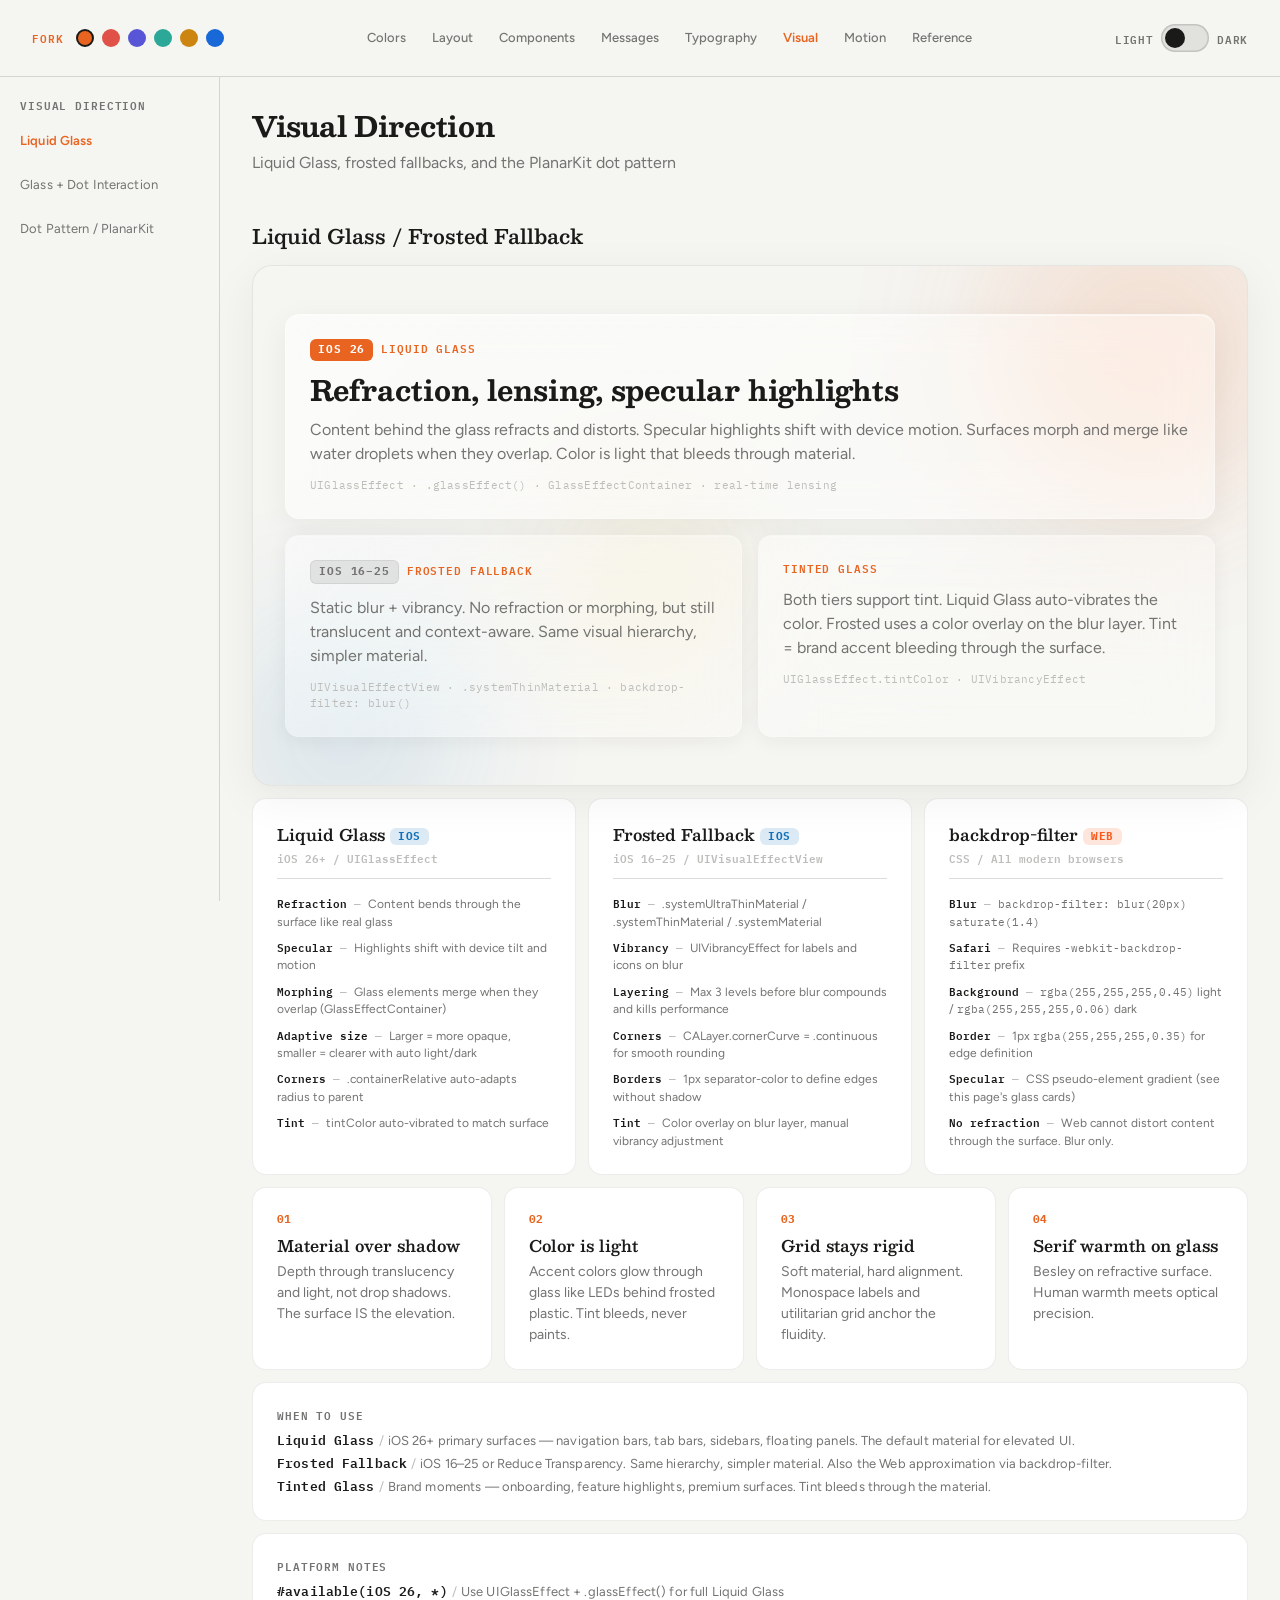
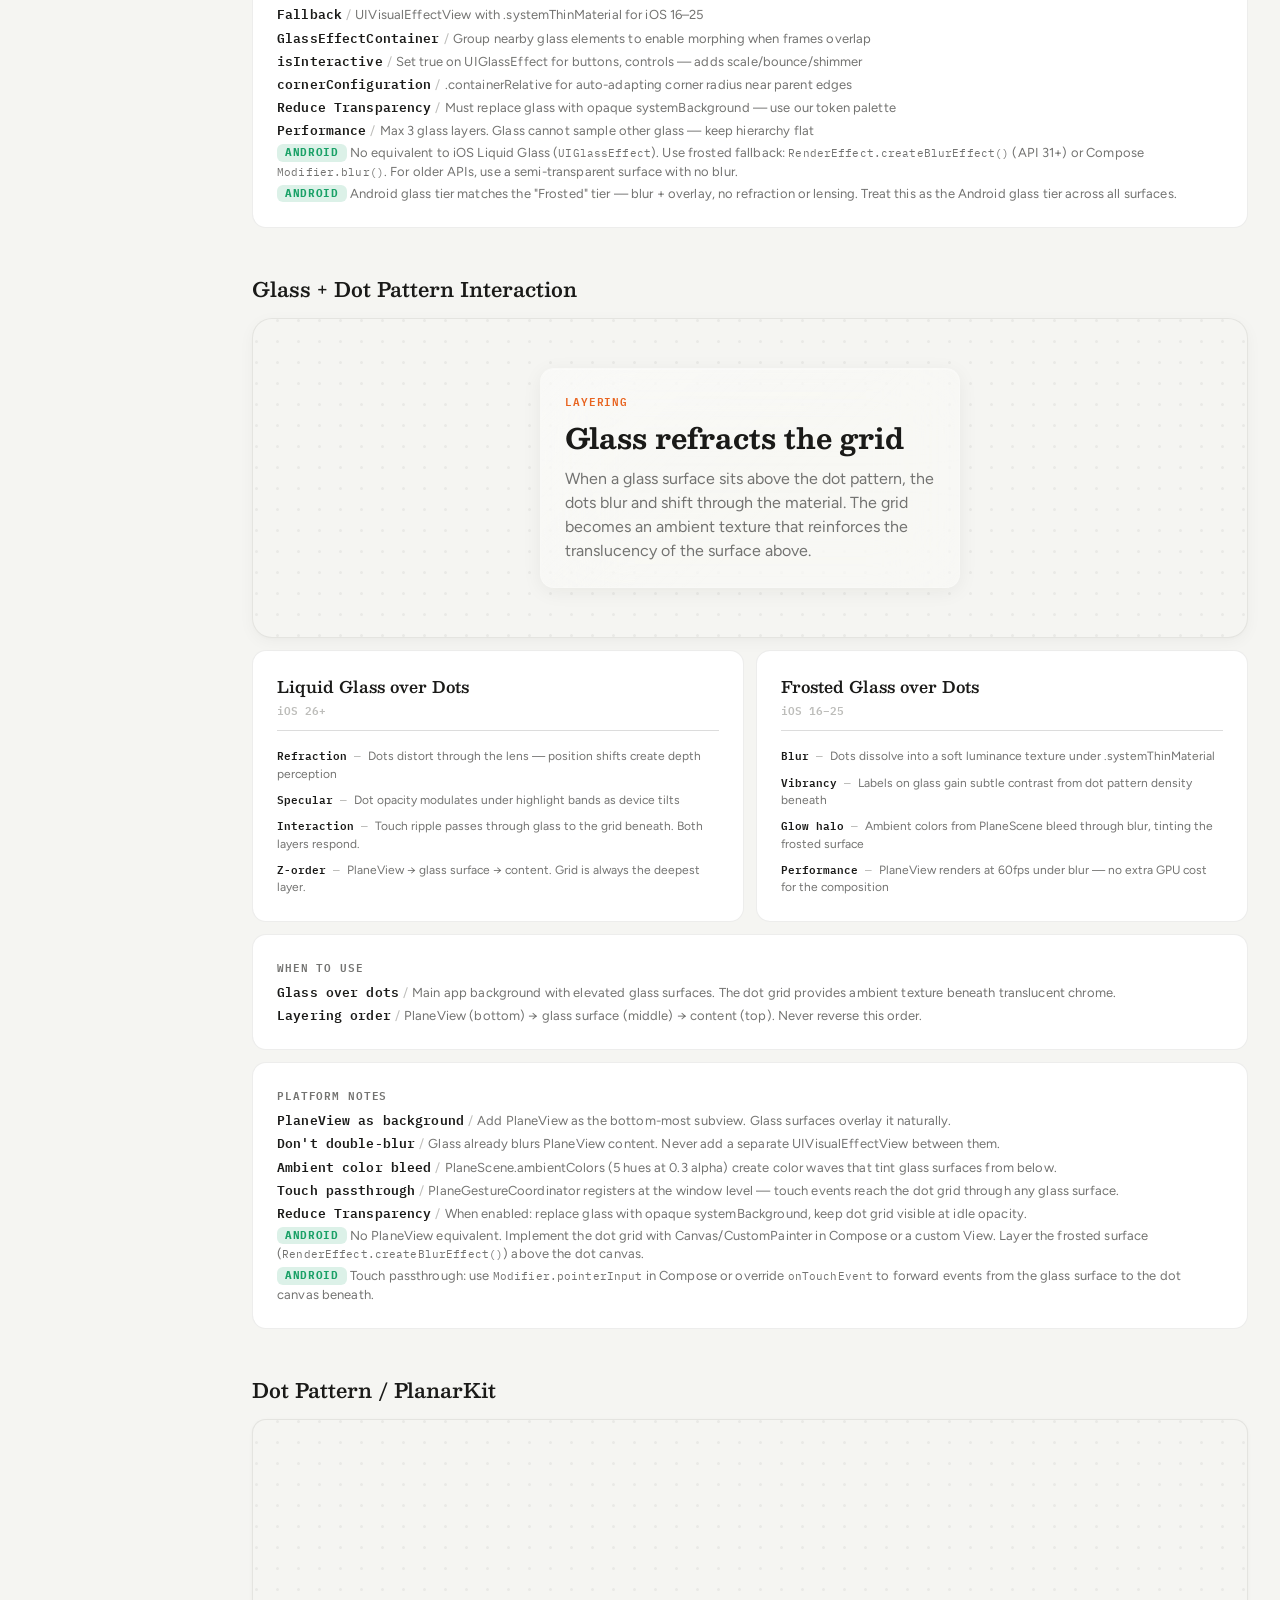
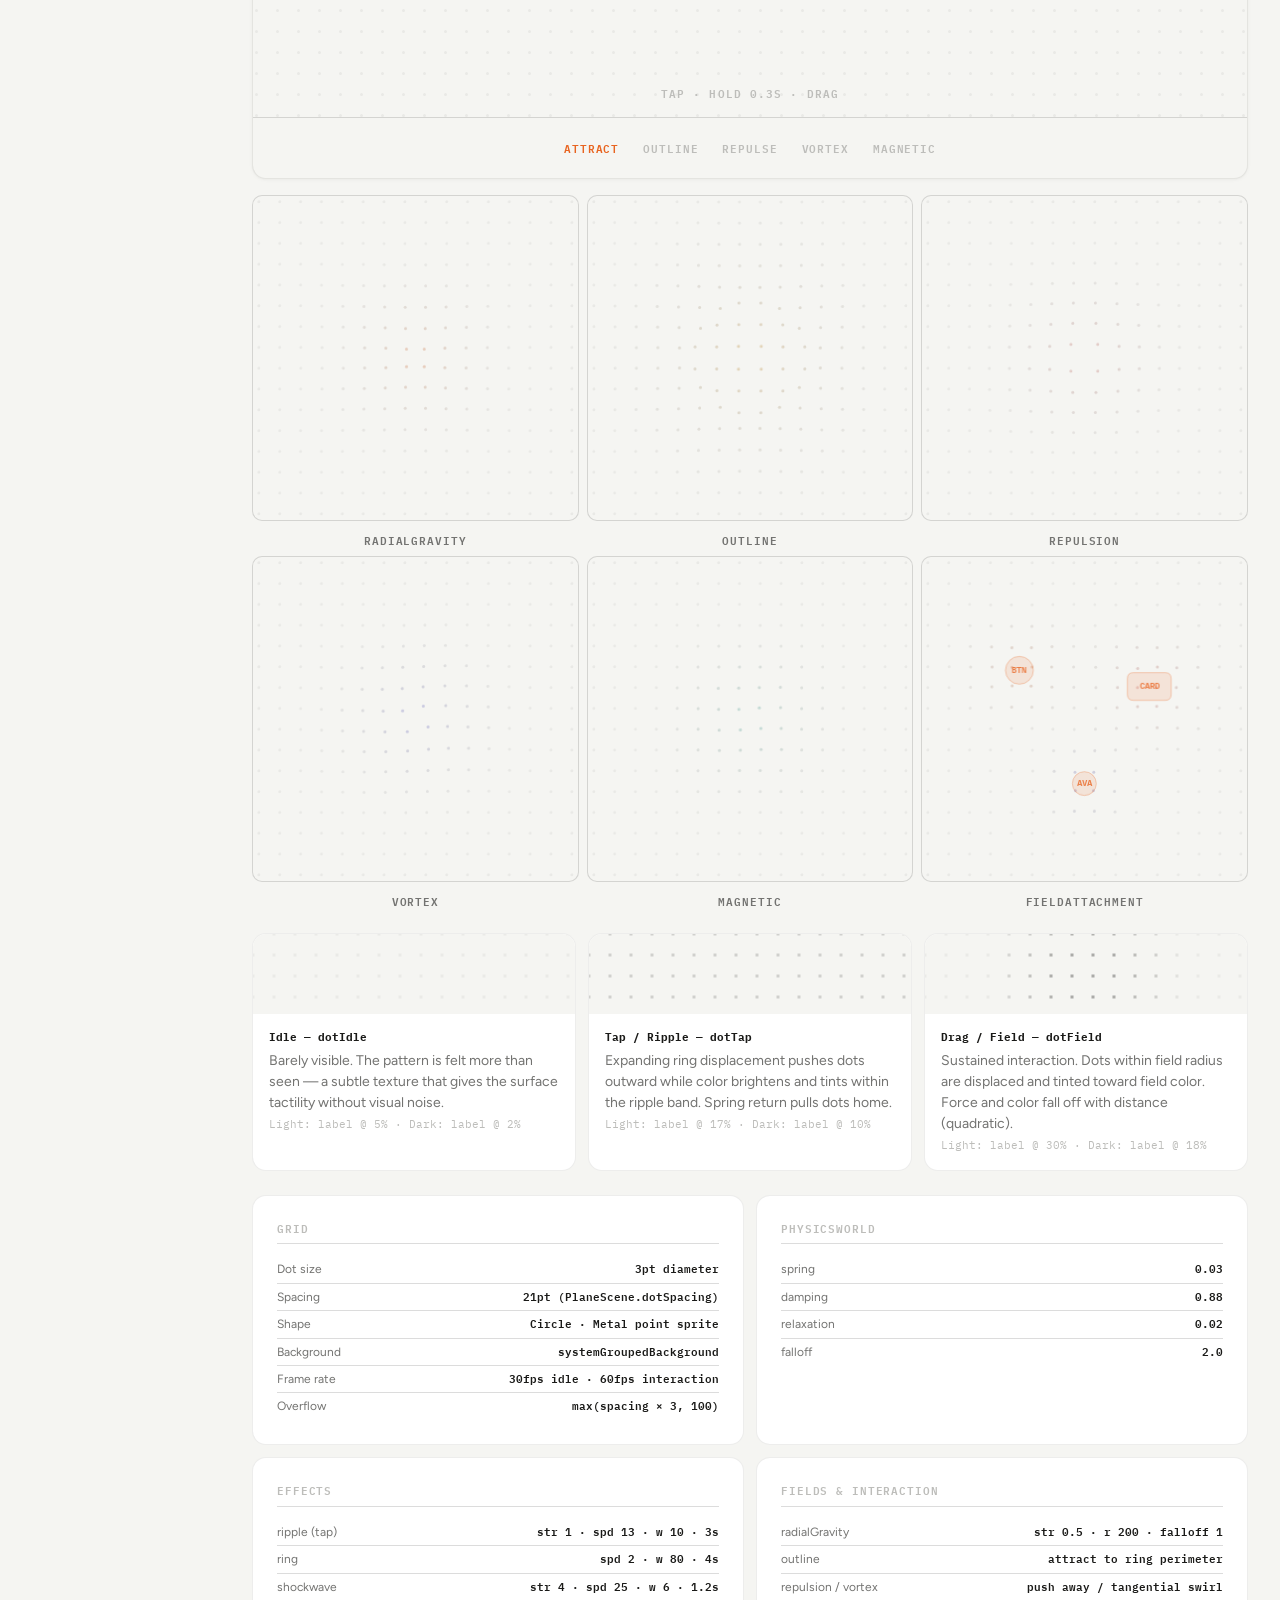
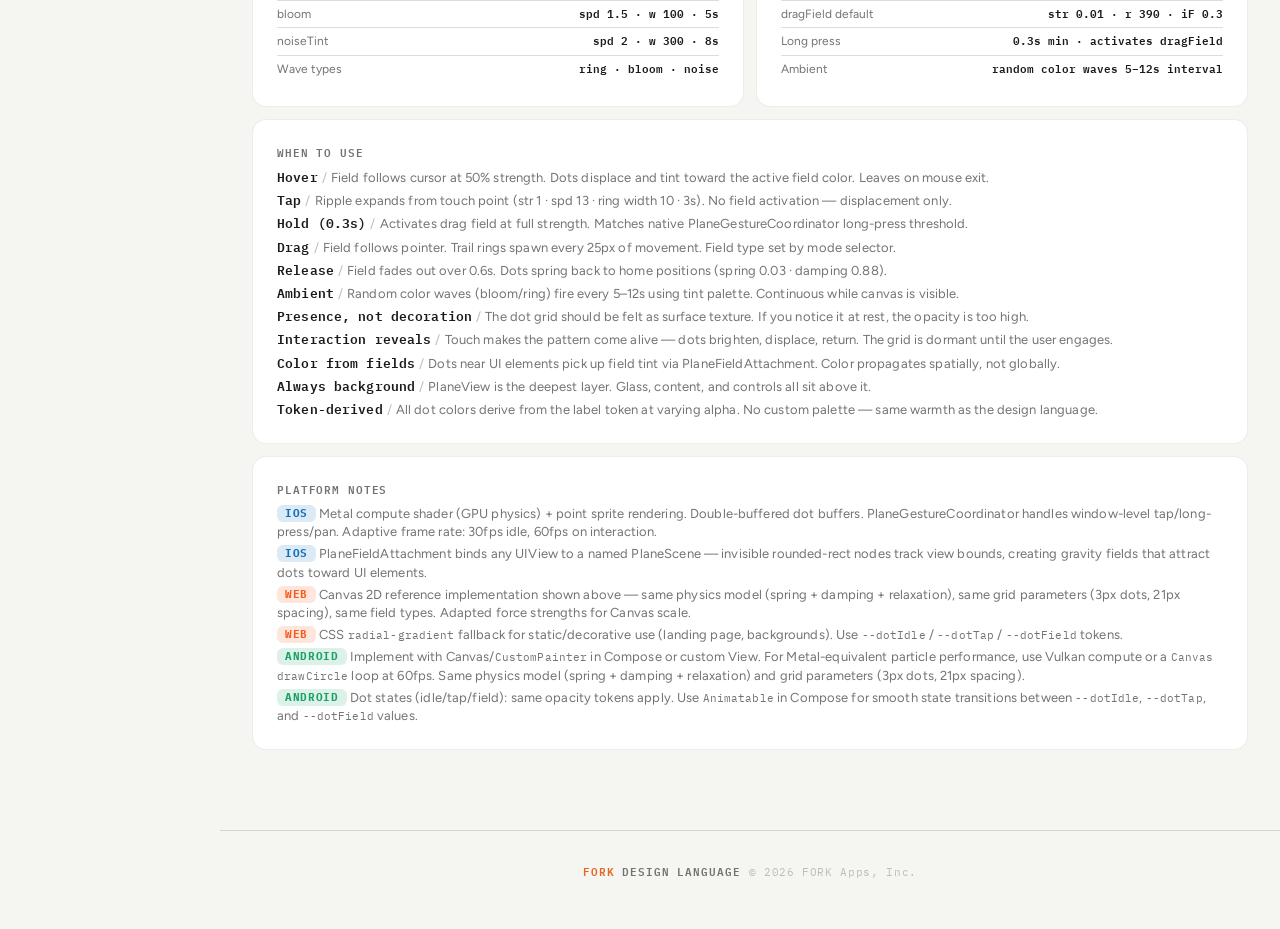
<file: pages/visual-direction.html>
<!DOCTYPE html>
<html lang="en" data-theme="light">
<head>
<meta charset="UTF-8">
<meta name="viewport" content="width=device-width, initial-scale=1.0, viewport-fit=cover">
<title>Visual Direction — FORK Design Language</title>
<meta name="description" content="FORK visual direction: liquid glass effects, frosted fallbacks, glass + dot interaction, PlanarKit dot pattern specs.">
<meta name="theme-color" content="#F5F5F2" media="(prefers-color-scheme: light)">
<meta name="theme-color" content="#1A1A18" media="(prefers-color-scheme: dark)">
<link href="https://fonts.googleapis.com/css2?family=Besley:ital,wght@0,400..900;1,400..900&family=Figtree:ital,wght@0,300..700;1,300..700&family=IBM+Plex+Mono:wght@400;500;600;700&display=swap" rel="stylesheet">
<link rel="stylesheet" href="../styles.css">
<script>(function(){var t=localStorage.getItem('te-theme');if(!t){t=window.matchMedia('(prefers-color-scheme:dark)').matches?'dark':'light'}document.documentElement.setAttribute('data-theme',t)})()</script>
</head>
<body>

<a href="#main-content" class="skip-link">Skip to content</a>

<div class="header">
  <div class="header-left">
    <a href="../index.html" class="header-title"><span class="header-title-accent">FORK</span></a>
    <div class="tint-picker" id="tint-picker"></div>
  </div>
  <nav class="top-nav" aria-label="Main navigation">
    <a class="top-nav-link" href="colors.html">Colors</a>
    <a class="top-nav-link" href="layout.html">Layout</a>
    <a class="top-nav-link" href="components.html">Components</a>
    <a class="top-nav-link" href="messages.html">Messages</a>
    <a class="top-nav-link" href="typography.html">Typography</a>
    <a class="top-nav-link active" href="visual-direction.html" aria-current="page">Visual</a>
    <a class="top-nav-link" href="motion.html">Motion</a>
    <a class="top-nav-link" href="reference.html">Reference</a>
  </nav>
  <div class="header-controls">
    <button class="toggle" onclick="toggleTheme()" aria-label="Toggle theme">
      <span class="toggle-label">Light</span>
      <div class="toggle-track"></div>
      <span class="toggle-label">Dark</span>
    </button>
  </div>
</div>

<div class="page-layout">

<nav class="sidebar" id="sidebar" aria-label="Page sections">
  <div class="sidebar-group">
    <div class="sidebar-group-label">Visual Direction</div>
    <a class="sidebar-link" href="#liquid-glass">Liquid Glass</a>
    <a class="sidebar-link" href="#glass-dot">Glass + Dot Interaction</a>
    <a class="sidebar-link" href="#dot-pattern">Dot Pattern / PlanarKit</a>
  </div>
</nav>

<div class="page-main">
<main class="container" id="main-content">

<h1 class="page-title">Visual Direction</h1>
<p class="page-subtitle">Liquid Glass, frosted fallbacks, and the PlanarKit dot pattern</p>

  <!-- ════════════════════════════════════════ -->
  <!-- VISUAL DIRECTION — LIQUID GLASS           -->
  <!-- ════════════════════════════════════════ -->
  <div class="section" id="liquid-glass">
    <h2 class="section-title">Liquid Glass / Frosted Fallback</h2>

    <!-- Live demo -->
    <div class="glass-stage">
      <div class="glass-glow glass-glow--tint" aria-hidden="true"></div>
      <div class="glass-glow glass-glow--blue" aria-hidden="true"></div>
      <div class="glass-glow glass-glow--warm" aria-hidden="true"></div>

      <div class="glass-card glass-card--lg">
        <div class="glass-card-eyebrow"><span class="glass-badge glass-badge--lg">iOS 26</span> Liquid Glass</div>
        <div class="glass-card-title">Refraction, lensing, specular highlights</div>
        <div class="glass-card-body">Content behind the glass refracts and distorts. Specular highlights shift with device motion. Surfaces morph and merge like water droplets when they overlap. Color is light that bleeds through material.</div>
        <div class="glass-card-meta">UIGlassEffect · .glassEffect() · GlassEffectContainer · real-time lensing</div>
      </div>

      <div class="glass-card glass-card--frosted">
        <div class="glass-card-eyebrow"><span class="glass-badge glass-badge--fallback">iOS 16–25</span> Frosted Fallback</div>
        <div class="glass-card-body">Static blur + vibrancy. No refraction or morphing, but still translucent and context-aware. Same visual hierarchy, simpler material.</div>
        <div class="glass-card-meta">UIVisualEffectView · .systemThinMaterial · backdrop-filter: blur()</div>
      </div>

      <div class="glass-card glass-card--frosted">
        <div class="glass-card-eyebrow">Tinted glass</div>
        <div class="glass-card-body">Both tiers support tint. Liquid Glass auto-vibrates the color. Frosted uses a color overlay on the blur layer. Tint = brand accent bleeding through the surface.</div>
        <div class="glass-card-meta">UIGlassEffect.tintColor · UIVibrancyEffect</div>
      </div>
    </div>

    <!-- Side-by-side comparison — 3 platforms -->
    <div class="glass-compare glass-compare--3col">
      <div class="glass-compare-card">
        <div class="glass-compare-header">
          <div class="glass-compare-title">Liquid Glass <span class="tag tag--ios">iOS</span></div>
          <div class="glass-compare-version">iOS 26+ / UIGlassEffect</div>
        </div>
        <ul class="glass-prop-list">
          <li><span class="prop-name">Refraction</span>Content bends through the surface like real glass</li>
          <li><span class="prop-name">Specular</span>Highlights shift with device tilt and motion</li>
          <li><span class="prop-name">Morphing</span>Glass elements merge when they overlap (GlassEffectContainer)</li>
          <li><span class="prop-name">Adaptive size</span>Larger = more opaque, smaller = clearer with auto light/dark</li>
          <li><span class="prop-name">Corners</span>.containerRelative auto-adapts radius to parent</li>
          <li><span class="prop-name">Tint</span>tintColor auto-vibrated to match surface</li>
        </ul>
      </div>
      <div class="glass-compare-card">
        <div class="glass-compare-header">
          <div class="glass-compare-title">Frosted Fallback <span class="tag tag--ios">iOS</span></div>
          <div class="glass-compare-version">iOS 16–25 / UIVisualEffectView</div>
        </div>
        <ul class="glass-prop-list">
          <li><span class="prop-name">Blur</span>.systemUltraThinMaterial / .systemThinMaterial / .systemMaterial</li>
          <li><span class="prop-name">Vibrancy</span>UIVibrancyEffect for labels and icons on blur</li>
          <li><span class="prop-name">Layering</span>Max 3 levels before blur compounds and kills performance</li>
          <li><span class="prop-name">Corners</span>CALayer.cornerCurve = .continuous for smooth rounding</li>
          <li><span class="prop-name">Borders</span>1px separator-color to define edges without shadow</li>
          <li><span class="prop-name">Tint</span>Color overlay on blur layer, manual vibrancy adjustment</li>
        </ul>
      </div>
      <div class="glass-compare-card">
        <div class="glass-compare-header">
          <div class="glass-compare-title">backdrop-filter <span class="tag tag--web">Web</span></div>
          <div class="glass-compare-version">CSS / All modern browsers</div>
        </div>
        <ul class="glass-prop-list">
          <li><span class="prop-name">Blur</span><code class="code-inline">backdrop-filter: blur(20px) saturate(1.4)</code></li>
          <li><span class="prop-name">Safari</span>Requires <code class="code-inline">-webkit-backdrop-filter</code> prefix</li>
          <li><span class="prop-name">Background</span><code class="code-inline">rgba(255,255,255,0.45)</code> light / <code class="code-inline">rgba(255,255,255,0.06)</code> dark</li>
          <li><span class="prop-name">Border</span>1px <code class="code-inline">rgba(255,255,255,0.35)</code> for edge definition</li>
          <li><span class="prop-name">Specular</span>CSS pseudo-element gradient (see this page's glass cards)</li>
          <li><span class="prop-name">No refraction</span>Web cannot distort content through the surface. Blur only.</li>
        </ul>
      </div>
    </div>

    <!-- Design principles -->
    <div class="glass-principles">
      <div class="glass-principle">
        <div class="glass-principle-num">01</div>
        <div class="glass-principle-title">Material over shadow</div>
        <div class="glass-principle-body">Depth through translucency and light, not drop shadows. The surface IS the elevation.</div>
      </div>
      <div class="glass-principle">
        <div class="glass-principle-num">02</div>
        <div class="glass-principle-title">Color is light</div>
        <div class="glass-principle-body">Accent colors glow through glass like LEDs behind frosted plastic. Tint bleeds, never paints.</div>
      </div>
      <div class="glass-principle">
        <div class="glass-principle-num">03</div>
        <div class="glass-principle-title">Grid stays rigid</div>
        <div class="glass-principle-body">Soft material, hard alignment. Monospace labels and utilitarian grid anchor the fluidity.</div>
      </div>
      <div class="glass-principle">
        <div class="glass-principle-num">04</div>
        <div class="glass-principle-title">Serif warmth on glass</div>
        <div class="glass-principle-body">Besley on refractive surface. Human warmth meets optical precision.</div>
      </div>
    </div>

    <div class="usage">
      <div class="usage-title">When to use</div>
      <ul class="usage-list">
        <li><span class="token">Liquid Glass</span><span class="dash">/</span>iOS 26+ primary surfaces — navigation bars, tab bars, sidebars, floating panels. The default material for elevated UI.</li>
        <li><span class="token">Frosted Fallback</span><span class="dash">/</span>iOS 16–25 or Reduce Transparency. Same hierarchy, simpler material. Also the Web approximation via backdrop-filter.</li>
        <li><span class="token">Tinted Glass</span><span class="dash">/</span>Brand moments — onboarding, feature highlights, premium surfaces. Tint bleeds through the material.</li>
      </ul>
    </div>

    <div class="usage">
      <div class="usage-title">Platform notes</div>
      <ul class="usage-list">
        <li><span class="token">#available(iOS 26, *)</span><span class="dash">/</span>Use UIGlassEffect + .glassEffect() for full Liquid Glass</li>
        <li><span class="token">Fallback</span><span class="dash">/</span>UIVisualEffectView with .systemThinMaterial for iOS 16–25</li>
        <li><span class="token">GlassEffectContainer</span><span class="dash">/</span>Group nearby glass elements to enable morphing when frames overlap</li>
        <li><span class="token">isInteractive</span><span class="dash">/</span>Set true on UIGlassEffect for buttons, controls — adds scale/bounce/shimmer</li>
        <li><span class="token">cornerConfiguration</span><span class="dash">/</span>.containerRelative for auto-adapting corner radius near parent edges</li>
        <li><span class="token">Reduce Transparency</span><span class="dash">/</span>Must replace glass with opaque systemBackground — use our token palette</li>
        <li><span class="token">Performance</span><span class="dash">/</span>Max 3 glass layers. Glass cannot sample other glass — keep hierarchy flat</li>
        <li><span class="tag tag--android">Android</span> No equivalent to iOS Liquid Glass (<code class="code-inline">UIGlassEffect</code>). Use frosted fallback: <code class="code-inline">RenderEffect.createBlurEffect()</code> (API 31+) or Compose <code class="code-inline">Modifier.blur()</code>. For older APIs, use a semi-transparent surface with no blur.</li>
        <li><span class="tag tag--android">Android</span> Android glass tier matches the "Frosted" tier — blur + overlay, no refraction or lensing. Treat this as the Android glass tier across all surfaces.</li>
      </ul>
    </div>
  </div>

  <!-- ════════════════════════════════════════ -->
  <!-- GLASS + DOT PATTERN                       -->
  <!-- ════════════════════════════════════════ -->
  <div class="section" id="glass-dot">
    <h2 class="section-title">Glass + Dot Pattern Interaction</h2>

    <!-- Visual demo: glass card over live dot grid -->
    <div class="dot-stage">
      <canvas id="glassdot-planar" class="planar-bg" aria-hidden="true"></canvas>
      <div class="glass-card glass-card--frosted">
        <div class="glass-card-eyebrow">Layering</div>
        <div class="glass-card-title">Glass refracts the grid</div>
        <div class="glass-card-body">When a glass surface sits above the dot pattern, the dots blur and shift through the material. The grid becomes an ambient texture that reinforces the translucency of the surface above.</div>
      </div>
    </div>

    <div class="glass-compare">
      <div class="glass-compare-card">
        <div class="glass-compare-header">
          <div class="glass-compare-title">Liquid Glass over Dots</div>
          <div class="glass-compare-version">iOS 26+</div>
        </div>
        <ul class="glass-prop-list">
          <li><span class="prop-name">Refraction</span>Dots distort through the lens — position shifts create depth perception</li>
          <li><span class="prop-name">Specular</span>Dot opacity modulates under highlight bands as device tilts</li>
          <li><span class="prop-name">Interaction</span>Touch ripple passes through glass to the grid beneath. Both layers respond.</li>
          <li><span class="prop-name">Z-order</span>PlaneView → glass surface → content. Grid is always the deepest layer.</li>
        </ul>
      </div>
      <div class="glass-compare-card">
        <div class="glass-compare-header">
          <div class="glass-compare-title">Frosted Glass over Dots</div>
          <div class="glass-compare-version">iOS 16–25</div>
        </div>
        <ul class="glass-prop-list">
          <li><span class="prop-name">Blur</span>Dots dissolve into a soft luminance texture under .systemThinMaterial</li>
          <li><span class="prop-name">Vibrancy</span>Labels on glass gain subtle contrast from dot pattern density beneath</li>
          <li><span class="prop-name">Glow halo</span>Ambient colors from PlaneScene bleed through blur, tinting the frosted surface</li>
          <li><span class="prop-name">Performance</span>PlaneView renders at 60fps under blur — no extra GPU cost for the composition</li>
        </ul>
      </div>
    </div>

    <div class="usage">
      <div class="usage-title">When to use</div>
      <ul class="usage-list">
        <li><span class="token">Glass over dots</span><span class="dash">/</span>Main app background with elevated glass surfaces. The dot grid provides ambient texture beneath translucent chrome.</li>
        <li><span class="token">Layering order</span><span class="dash">/</span>PlaneView (bottom) → glass surface (middle) → content (top). Never reverse this order.</li>
      </ul>
    </div>

    <div class="usage">
      <div class="usage-title">Platform notes</div>
      <ul class="usage-list">
        <li><span class="token">PlaneView as background</span><span class="dash">/</span>Add PlaneView as the bottom-most subview. Glass surfaces overlay it naturally.</li>
        <li><span class="token">Don't double-blur</span><span class="dash">/</span>Glass already blurs PlaneView content. Never add a separate UIVisualEffectView between them.</li>
        <li><span class="token">Ambient color bleed</span><span class="dash">/</span>PlaneScene.ambientColors (5 hues at 0.3 alpha) create color waves that tint glass surfaces from below.</li>
        <li><span class="token">Touch passthrough</span><span class="dash">/</span>PlaneGestureCoordinator registers at the window level — touch events reach the dot grid through any glass surface.</li>
        <li><span class="token">Reduce Transparency</span><span class="dash">/</span>When enabled: replace glass with opaque systemBackground, keep dot grid visible at idle opacity.</li>
        <li><span class="tag tag--android">Android</span> No PlaneView equivalent. Implement the dot grid with Canvas/CustomPainter in Compose or a custom View. Layer the frosted surface (<code class="code-inline">RenderEffect.createBlurEffect()</code>) above the dot canvas.</li>
        <li><span class="tag tag--android">Android</span> Touch passthrough: use <code class="code-inline">Modifier.pointerInput</code> in Compose or override <code class="code-inline">onTouchEvent</code> to forward events from the glass surface to the dot canvas beneath.</li>
      </ul>
    </div>
  </div>

  <!-- ════════════════════════════════════════ -->
  <!-- DOT PATTERN — PLANARKIT                   -->
  <!-- ════════════════════════════════════════ -->
  <div class="section" id="dot-pattern">
    <h2 class="section-title">Dot Pattern / PlanarKit</h2>

    <!-- Main interactive Canvas — tap → ripple, hold → drag field -->
    <div class="planar-stage" id="planar-stage">
      <div class="planar-canvas-area">
        <canvas id="planar-canvas"></canvas>
        <div class="planar-hint" id="planar-hint">Tap · Hold 0.3s · Drag</div>
      </div>
      <div class="planar-modes" id="planar-modes">
        <button class="planar-mode active" data-mode="attract" aria-label="Attract field type">Attract</button>
        <button class="planar-mode" data-mode="outline" aria-label="Outline field type">Outline</button>
        <button class="planar-mode" data-mode="repulse" aria-label="Repulse field type">Repulse</button>
        <button class="planar-mode" data-mode="vortex" aria-label="Vortex field type">Vortex</button>
        <button class="planar-mode" data-mode="magnetic" aria-label="Magnetic field type">Magnetic</button>
      </div>
    </div>

    <!-- Field type demos — each auto-animating -->
    <div class="planar-demos" id="planar-demos">
      <div class="planar-demo"><canvas class="planar-demo-canvas" data-field="attract"></canvas><div class="planar-demo-label">radialGravity</div></div>
      <div class="planar-demo"><canvas class="planar-demo-canvas" data-field="outline"></canvas><div class="planar-demo-label">outline</div></div>
      <div class="planar-demo"><canvas class="planar-demo-canvas" data-field="repulse"></canvas><div class="planar-demo-label">repulsion</div></div>
      <div class="planar-demo"><canvas class="planar-demo-canvas" data-field="vortex"></canvas><div class="planar-demo-label">vortex</div></div>
      <div class="planar-demo"><canvas class="planar-demo-canvas" data-field="magnetic"></canvas><div class="planar-demo-label">magnetic</div></div>
      <div class="planar-demo"><canvas class="planar-demo-canvas" data-field="attachment"></canvas><div class="planar-demo-label">fieldAttachment</div></div>
    </div>

    <!-- States -->
    <div class="dot-states">
      <div class="dot-state-card">
        <div class="dot-state-preview">
          <div class="dot-grid" aria-hidden="true" style="background-image: radial-gradient(circle, var(--dotIdle) 1.5px, transparent 1.5px);"></div>
        </div>
        <div class="dot-state-info">
          <div class="dot-state-name">Idle — dotIdle</div>
          <div class="dot-state-desc">Barely visible. The pattern is felt more than seen — a subtle texture that gives the surface tactility without visual noise.</div>
          <div class="dot-state-value">Light: label @ 5% · Dark: label @ 2%</div>
        </div>
      </div>

      <div class="dot-state-card">
        <div class="dot-state-preview">
          <div class="dot-grid" aria-hidden="true" style="background-image: radial-gradient(circle, var(--dotTap) 1.5px, transparent 1.5px);"></div>
        </div>
        <div class="dot-state-info">
          <div class="dot-state-name">Tap / Ripple — dotTap</div>
          <div class="dot-state-desc">Expanding ring displacement pushes dots outward while color brightens and tints within the ripple band. Spring return pulls dots home.</div>
          <div class="dot-state-value">Light: label @ 17% · Dark: label @ 10%</div>
        </div>
      </div>

      <div class="dot-state-card">
        <div class="dot-state-preview">
          <div class="dot-grid" aria-hidden="true" style="background-image: radial-gradient(circle, var(--dotField) 1.5px, transparent 1.5px); mask-image: radial-gradient(circle at 50% 50%, black 20%, transparent 60%); -webkit-mask-image: radial-gradient(circle at 50% 50%, black 20%, transparent 60%);"></div>
          <div class="dot-grid" aria-hidden="true" style="background-image: radial-gradient(circle, var(--dotIdle) 1.5px, transparent 1.5px);"></div>
        </div>
        <div class="dot-state-info">
          <div class="dot-state-name">Drag / Field — dotField</div>
          <div class="dot-state-desc">Sustained interaction. Dots within field radius are displaced and tinted toward field color. Force and color fall off with distance (quadratic).</div>
          <div class="dot-state-value">Light: label @ 30% · Dark: label @ 18%</div>
        </div>
      </div>
    </div>

    <!-- Specs — values from PlanarKit source -->
    <div class="spec-grid" style="margin-top: var(--space24);">
      <div class="spec-card">
        <div class="spec-title">Grid</div>
        <div class="spec-row"><span class="spec-label">Dot size</span><span class="spec-val">3pt diameter</span></div>
        <div class="spec-row"><span class="spec-label">Spacing</span><span class="spec-val">21pt (PlaneScene.dotSpacing)</span></div>
        <div class="spec-row"><span class="spec-label">Shape</span><span class="spec-val">Circle · Metal point sprite</span></div>
        <div class="spec-row"><span class="spec-label">Background</span><span class="spec-val">systemGroupedBackground</span></div>
        <div class="spec-row"><span class="spec-label">Frame rate</span><span class="spec-val">30fps idle · 60fps interaction</span></div>
        <div class="spec-row"><span class="spec-label">Overflow</span><span class="spec-val">max(spacing × 3, 100)</span></div>
      </div>
      <div class="spec-card">
        <div class="spec-title">PhysicsWorld</div>
        <div class="spec-row"><span class="spec-label">spring</span><span class="spec-val">0.03</span></div>
        <div class="spec-row"><span class="spec-label">damping</span><span class="spec-val">0.88</span></div>
        <div class="spec-row"><span class="spec-label">relaxation</span><span class="spec-val">0.02</span></div>
        <div class="spec-row"><span class="spec-label">falloff</span><span class="spec-val">2.0</span></div>
      </div>
      <div class="spec-card">
        <div class="spec-title">Effects</div>
        <div class="spec-row"><span class="spec-label">ripple (tap)</span><span class="spec-val">str 1 · spd 13 · w 10 · 3s</span></div>
        <div class="spec-row"><span class="spec-label">ring</span><span class="spec-val">spd 2 · w 80 · 4s</span></div>
        <div class="spec-row"><span class="spec-label">shockwave</span><span class="spec-val">str 4 · spd 25 · w 6 · 1.2s</span></div>
        <div class="spec-row"><span class="spec-label">bloom</span><span class="spec-val">spd 1.5 · w 100 · 5s</span></div>
        <div class="spec-row"><span class="spec-label">noiseTint</span><span class="spec-val">spd 2 · w 300 · 8s</span></div>
        <div class="spec-row"><span class="spec-label">Wave types</span><span class="spec-val">ring · bloom · noise</span></div>
      </div>
      <div class="spec-card">
        <div class="spec-title">Fields & Interaction</div>
        <div class="spec-row"><span class="spec-label">radialGravity</span><span class="spec-val">str 0.5 · r 200 · falloff 1</span></div>
        <div class="spec-row"><span class="spec-label">outline</span><span class="spec-val">attract to ring perimeter</span></div>
        <div class="spec-row"><span class="spec-label">repulsion / vortex</span><span class="spec-val">push away / tangential swirl</span></div>
        <div class="spec-row"><span class="spec-label">dragField default</span><span class="spec-val">str 0.01 · r 390 · iF 0.3</span></div>
        <div class="spec-row"><span class="spec-label">Long press</span><span class="spec-val">0.3s min · activates dragField</span></div>
        <div class="spec-row"><span class="spec-label">Ambient</span><span class="spec-val">random color waves 5–12s interval</span></div>
      </div>
    </div>

    <div class="usage">
      <div class="usage-title">When to use</div>
      <ul class="usage-list">
        <li><span class="token">Hover</span><span class="dash">/</span>Field follows cursor at 50% strength. Dots displace and tint toward the active field color. Leaves on mouse exit.</li>
        <li><span class="token">Tap</span><span class="dash">/</span>Ripple expands from touch point (str 1 · spd 13 · ring width 10 · 3s). No field activation — displacement only.</li>
        <li><span class="token">Hold (0.3s)</span><span class="dash">/</span>Activates drag field at full strength. Matches native PlaneGestureCoordinator long-press threshold.</li>
        <li><span class="token">Drag</span><span class="dash">/</span>Field follows pointer. Trail rings spawn every 25px of movement. Field type set by mode selector.</li>
        <li><span class="token">Release</span><span class="dash">/</span>Field fades out over 0.6s. Dots spring back to home positions (spring 0.03 · damping 0.88).</li>
        <li><span class="token">Ambient</span><span class="dash">/</span>Random color waves (bloom/ring) fire every 5–12s using tint palette. Continuous while canvas is visible.</li>
        <li><span class="token">Presence, not decoration</span><span class="dash">/</span>The dot grid should be felt as surface texture. If you notice it at rest, the opacity is too high.</li>
        <li><span class="token">Interaction reveals</span><span class="dash">/</span>Touch makes the pattern come alive — dots brighten, displace, return. The grid is dormant until the user engages.</li>
        <li><span class="token">Color from fields</span><span class="dash">/</span>Dots near UI elements pick up field tint via PlaneFieldAttachment. Color propagates spatially, not globally.</li>
        <li><span class="token">Always background</span><span class="dash">/</span>PlaneView is the deepest layer. Glass, content, and controls all sit above it.</li>
        <li><span class="token">Token-derived</span><span class="dash">/</span>All dot colors derive from the label token at varying alpha. No custom palette — same warmth as the design language.</li>
      </ul>
    </div>
    <div class="usage">
      <div class="usage-title">Platform notes</div>
      <ul class="usage-list">
        <li><span class="tag tag--ios">iOS</span> Metal compute shader (GPU physics) + point sprite rendering. Double-buffered dot buffers. PlaneGestureCoordinator handles window-level tap/long-press/pan. Adaptive frame rate: 30fps idle, 60fps on interaction.</li>
        <li><span class="tag tag--ios">iOS</span> PlaneFieldAttachment binds any UIView to a named PlaneScene — invisible rounded-rect nodes track view bounds, creating gravity fields that attract dots toward UI elements.</li>
        <li><span class="tag tag--web">Web</span> Canvas 2D reference implementation shown above — same physics model (spring + damping + relaxation), same grid parameters (3px dots, 21px spacing), same field types. Adapted force strengths for Canvas scale.</li>
        <li><span class="tag tag--web">Web</span> CSS <code class="code-inline">radial-gradient</code> fallback for static/decorative use (landing page, backgrounds). Use <code class="code-inline">--dotIdle</code> / <code class="code-inline">--dotTap</code> / <code class="code-inline">--dotField</code> tokens.</li>
        <li><span class="tag tag--android">Android</span> Implement with Canvas/<code class="code-inline">CustomPainter</code> in Compose or custom View. For Metal-equivalent particle performance, use Vulkan compute or a <code class="code-inline">Canvas drawCircle</code> loop at 60fps. Same physics model (spring + damping + relaxation) and grid parameters (3px dots, 21px spacing).</li>
        <li><span class="tag tag--android">Android</span> Dot states (idle/tap/field): same opacity tokens apply. Use <code class="code-inline">Animatable</code> in Compose for smooth state transitions between <code class="code-inline">--dotIdle</code>, <code class="code-inline">--dotTap</code>, and <code class="code-inline">--dotField</code> values.</li>
      </ul>
    </div>
  </div>
</main>

<div class="footer">
  <div class="footer-inner">
    <div class="footer-brand">
      <span class="footer-brand-accent">FORK</span> Design Language
    </div>
    <div class="footer-meta">© 2026 FORK Apps, Inc.</div>
  </div>
</div>
</div> <!-- /page-main -->
</div> <!-- /page-layout -->
<div class="toast" id="toast" aria-hidden="true">Copied</div>
<script src="../planarkit.js"></script>
<script src="../scripts.js"></script>
<script>
// ── Visual Direction — PlanarKit page-specific setup ──
(function() {
  'use strict';
  var PK = window.PlanarKit;
  if (!PK) return;
  PK.syncColors();
  PK.installThemeObs();

  // ═══ GLASS + DOT BACKGROUND ═══
  var glassCvs = document.getElementById('glassdot-planar');
  if (glassCvs) PK.background(glassCvs);

  // ═══ MAIN CANVAS ═══
  var stageEl = document.getElementById('planar-stage');
  var mainCvs = document.getElementById('planar-canvas');
  if (!stageEl || !mainCvs) return;

  var main = PK.create(mainCvs);
  main.keepAlive = true;
  var dragMode = 'attract', activeField = null, downPos = null, hintVisible = true, mainVisible = false;
  var hoverField = null, lastDragPos = null, dragDist = 0, holdTimer = null;
  var ambientTimer = 0, ambientNext = 5 + Math.random() * 7;

  var canvasArea = stageEl.querySelector('.planar-canvas-area');
  function mainResize() {
    var r = canvasArea.getBoundingClientRect();
    main.W = r.width; main.H = r.height;
    mainCvs.width = Math.round(main.W * main.dpr); mainCvs.height = Math.round(main.H * main.dpr);
    main.buildGrid(); if (mainVisible) { main.render(); PK.wake(main); }
  }
  function getPos(e) { var r = mainCvs.getBoundingClientRect(), s = e.touches ? (e.touches[0]||e.changedTouches[0]) : e; return {x:s.clientX-r.left, y:s.clientY-r.top}; }

  function onDown(e) {
    e.preventDefault(); downPos = getPos(e); lastDragPos = {x:downPos.x, y:downPos.y}; dragDist = 0;
    main.addRipple(downPos.x, downPos.y, 1, 13, 10, 3, PK.colorFor(dragMode));
    // Spec: long press 0.3s min activates dragField
    holdTimer = setTimeout(function() {
      holdTimer = null;
      if (hoverField) { hoverField.str = PK.strengthFor(dragMode); activeField = hoverField; }
      else if (downPos) { activeField = main.addField(downPos.x, downPos.y, dragMode, PK.strengthFor(dragMode), 0, true, 180, 0.3, PK.colorFor(dragMode)); }
      PK.wake(main);
    }, 300);
    PK.wake(main);
  }
  function onMove(e) {
    if (!activeField || !downPos) return; e.preventDefault(); var pos = getPos(e);
    activeField.x = pos.x; activeField.y = pos.y;
    if (lastDragPos) { var tdx=pos.x-lastDragPos.x, tdy=pos.y-lastDragPos.y; dragDist += Math.sqrt(tdx*tdx+tdy*tdy);
      while (dragDist >= 25) { dragDist -= 25; main.addColorEffect(pos.x, pos.y, 'ring', PK.colorFor(dragMode), 2, 80, 0.6); }
      lastDragPos.x = pos.x; lastDragPos.y = pos.y; }
    PK.wake(main);
  }
  function onUp() {
    if (holdTimer) { clearTimeout(holdTimer); holdTimer = null; }
    if (activeField) { if (activeField === hoverField) hoverField.str = PK.strengthFor(dragMode)*0.5; else { activeField.held = false; activeField.life = 0; } activeField = null; }
    downPos = null; lastDragPos = null; dragDist = 0;
  }

  // Hover field — mouse proximity = finger drag
  mainCvs.addEventListener('mouseenter', function(e) { var p = getPos(e); hoverField = main.addField(p.x, p.y, dragMode, PK.strengthFor(dragMode)*0.5, 0, true, 180, 0.3, PK.colorFor(dragMode)); PK.wake(main); });
  mainCvs.addEventListener('mousemove', function(e) { var p = getPos(e);
    if (hoverField) { hoverField.x = p.x; hoverField.y = p.y; hoverField.type = dragMode; hoverField.str = PK.strengthFor(dragMode) * (activeField ? 1 : 0.5); hoverField.fieldColor = PK.colorFor(dragMode); }
    if (activeField && downPos) { e.preventDefault(); activeField.x = p.x; activeField.y = p.y;
      if (lastDragPos) { var tdx=p.x-lastDragPos.x, tdy=p.y-lastDragPos.y; dragDist += Math.sqrt(tdx*tdx+tdy*tdy); while (dragDist>=25) { dragDist-=25; main.addColorEffect(p.x,p.y,'ring',PK.colorFor(dragMode),2,80,0.6); } lastDragPos.x=p.x; lastDragPos.y=p.y; } }
    PK.wake(main);
  });
  mainCvs.addEventListener('mouseleave', function() { if (hoverField) { hoverField.held = false; hoverField.life = 0; hoverField = null; } });
  mainCvs.addEventListener('mousedown', onDown); window.addEventListener('mouseup', onUp);
  mainCvs.addEventListener('touchstart', onDown, {passive:false}); mainCvs.addEventListener('touchmove', onMove, {passive:false});
  mainCvs.addEventListener('touchend', onUp); mainCvs.addEventListener('touchcancel', onUp);

  // Mode selector — changes hover + drag field type
  var modesEl = document.getElementById('planar-modes');
  if (modesEl) modesEl.addEventListener('click', function(e) {
    var btn = e.target.closest('.planar-mode'); if (!btn) return;
    modesEl.querySelectorAll('.planar-mode').forEach(function(b) { b.classList.remove('active'); });
    btn.classList.add('active'); dragMode = btn.dataset.mode;
    if (hoverField) { hoverField.type = dragMode; hoverField.fieldColor = PK.colorFor(dragMode); hoverField.str = PK.strengthFor(dragMode) * 0.5; }
  });

  // Ambient color waves (keepAlive ensures timer runs continuously)
  var origStep = main.step.bind(main);
  main.step = function(dt) {
    ambientTimer += dt;
    if (ambientTimer >= ambientNext && mainVisible) {
      ambientTimer = 0; ambientNext = 5 + Math.random() * 7;
      var ax = main.W*0.15 + Math.random()*main.W*0.7, ay = main.H*0.15 + Math.random()*main.H*0.7;
      var ac = PK.ambientPalette[Math.floor(Math.random() * PK.ambientPalette.length)];
      var wt = Math.random() > 0.5 ? 'bloom' : 'ring';
      main.addColorEffect(ax, ay, wt, ac, 2.5, wt==='bloom' ? 200 : 120, 5);
    }
    return origStep(dt);
  };

  new IntersectionObserver(function(ents) { ents.forEach(function(en) { mainVisible = en.isIntersecting; if (mainVisible) { PK.syncColors(); mainResize(); PK.wake(main); } }); }, {threshold:0.05}).observe(stageEl);

  // ═══ DEMO CANVASES (no random ripples — just persistent fields) ═══
  var demoScenes = [];
  document.querySelectorAll('.planar-demo-canvas').forEach(function(cvs) {
    var sc = PK.create(cvs); var type = cvs.dataset.field;
    sc.keepAlive = true;
    demoScenes.push(sc);
    var base = sc.step.bind(sc);
    sc.step = function(dt) {
      if (sc.fields.length === 0 || !sc.fields[0].held) {
        sc.fields = []; sc.nodes = [];
        if (type === 'attachment') {
          sc.addNode(sc.W*0.3, sc.H*0.35, 'circle', {w:28, h:28, label:'BTN', fieldRadius:70, fieldStrength:0.4, fieldColor:PK.ambientPalette[0]});
          sc.addNode(sc.W*0.7, sc.H*0.4, 'roundedRect', {w:44, h:28, cornerRadius:6, label:'CARD', fieldRadius:80, fieldStrength:0.4, fieldColor:PK.ambientPalette[1]});
          sc.addNode(sc.W*0.5, sc.H*0.7, 'circle', {w:24, h:24, label:'AVA', fieldRadius:60, fieldStrength:0.35, fieldColor:PK.ambientPalette[2]});
        } else {
          var r = type==='outline' ? Math.min(sc.W,sc.H)*0.18 : 0;
          sc.addField(sc.W/2, sc.H/2, type, PK.strengthFor(type)*0.6, r, true, Math.min(sc.W,sc.H)*0.38, type==='attract'?0.3:2, PK.colorFor(type));
        }
      }
      return base(dt);
    };
    // Interaction: ripple on click, drag nodes in attachment demo
    if (type === 'attachment') {
      var dragNd = null;
      function demoPos(e) { var r = cvs.getBoundingClientRect(), s = e.touches ? (e.touches[0]||e.changedTouches[0]) : e; return {x:s.clientX-r.left, y:s.clientY-r.top}; }
      function hitNode(p) { for (var i = sc.nodes.length - 1; i >= 0; i--) { var n = sc.nodes[i], dx = p.x-n.x, dy = p.y-n.y, hr = Math.max(n.w, n.h) * 0.5 + 12; if (dx*dx+dy*dy < hr*hr) return n; } return null; }
      function dDown(e) { e.preventDefault(); var p = demoPos(e); dragNd = hitNode(p); if (!dragNd) sc.addRipple(p.x, p.y, 1, 13, 10, 3, PK.colorFor(type)); PK.wake(sc); }
      function dMove(e) { if (!dragNd) return; e.preventDefault(); var p = demoPos(e); dragNd.x = p.x; dragNd.y = p.y; if (dragNd.field) { dragNd.field.x = p.x; dragNd.field.y = p.y; } PK.wake(sc); }
      function dUp() { dragNd = null; }
      cvs.addEventListener('mousedown', dDown); cvs.addEventListener('mousemove', dMove); window.addEventListener('mouseup', dUp);
      cvs.addEventListener('touchstart', dDown, {passive:false}); cvs.addEventListener('touchmove', dMove, {passive:false}); cvs.addEventListener('touchend', dUp); cvs.addEventListener('touchcancel', dUp);
      cvs.style.cursor = 'grab';
    } else {
      cvs.addEventListener('mousedown', function(e) { e.preventDefault(); var r = cvs.getBoundingClientRect(); sc.addRipple(e.clientX-r.left, e.clientY-r.top, 1, 13, 10, 3, PK.colorFor(type)); PK.wake(sc); });
    }
  });

  var demoEl = document.getElementById('planar-demos');
  if (demoEl) new IntersectionObserver(function(ents) { ents.forEach(function(en) { if (en.isIntersecting) { PK.syncColors(); demoScenes.forEach(function(sc) { sc.resize(); sc.render(); PK.wake(sc); }); } }); }, {threshold:0.05}).observe(demoEl);

  // ═══ Init ═══
  window.addEventListener('resize', function() { mainResize(); demoScenes.forEach(function(sc) { sc.resize(); sc.render(); PK.wake(sc); }); });
  mainResize();
})();
</script>
</body>
</html>
</file>
<file: styles.css>
/* ── Reset ── */
*, *::before, *::after { margin: 0; padding: 0; box-sizing: border-box; }

/* ── Skip Link ── */
.skip-link {
  position: absolute;
  top: -100%;
  left: var(--space16);
  padding: var(--space8) var(--space16);
  background: var(--tint);
  color: var(--onLight);
  border-radius: var(--radius6);
  z-index: 200;
  font-family: var(--fontBody);
  font-size: var(--typeFootnote);
  font-weight: 600;
  text-decoration: none;
}

.skip-link:focus {
  top: var(--space8);
}

/* ── No Transition (instant theme toggle) ── */
.no-transition,
.no-transition *,
.no-transition *::before,
.no-transition *::after {
  transition-duration: 0s !important;
}
/* Toggle thumb should still animate with spring during theme change */
.no-transition .toggle-track::after {
  transition-duration: 0.4s !important;
}

/* ── Light Theme ── */
:root, [data-theme="light"] {
  /* Backgrounds — Base */
  --systemBackground: #FFFFFF;
  --secondarySystemBackground: #F5F5F2;
  --tertiarySystemBackground: #EAEAE6;

  /* Backgrounds — Elevated */
  --systemBackgroundElevated: #FFFFFF;
  --secondarySystemBackgroundElevated: #F5F5F2;
  --tertiarySystemBackgroundElevated: #EAEAE6;

  /* Backgrounds — Grouped */
  --systemGroupedBackground: #F5F5F2;
  --secondarySystemGroupedBackground: #FFFFFF;
  --tertiarySystemGroupedBackground: #F5F5F2;

  /* Backgrounds — Grouped Elevated */
  --systemGroupedBackgroundElevated: #F5F5F2;
  --secondarySystemGroupedBackgroundElevated: #FFFFFF;
  --tertiarySystemGroupedBackgroundElevated: #F5F5F2;

  /* Labels */
  --label: #1A1A18;
  --secondaryLabel: #737371;
  --tertiaryLabel: #BDBDBA;
  --quaternaryLabel: #D6D6D4;

  /* Fills */
  --systemFill: rgba(26, 26, 24, 0.09);
  --secondarySystemFill: rgba(26, 26, 24, 0.065);
  --tertiarySystemFill: rgba(26, 26, 24, 0.04);
  --quaternarySystemFill: rgba(26, 26, 24, 0.02);

  /* Separators */
  --separator: rgba(26, 26, 24, 0.15);
  --opaqueSeparator: #D4D4D0;

  /* System Colors */
  --systemRed: #CE2021;
  --systemOrange: #FA5B1C;
  --systemYellow: #E5AC00;
  --systemGreen: #1AA167;
  --systemBlue: #1270B8;
  --systemPink: #FF106A;
  --systemGray: #8E8E8C;
  --systemGray2: #AEAEAC;
  --systemGray3: #C7C7C4;
  --systemGray4: #D1D1CE;
  --systemGray5: #E0E0DC;
  --systemGray6: #F0F0EC;

  /* On-Colors (text on filled backgrounds) */
  --onLight: #FFFFFF;
  --onDark: #1A1A18;

  /* Tint */
  --tint: #E86420;

  /* Tint Alternatives */
  --tintOrange: #E86420;
  --tintCoral: #E05248;
  --tintIndigo: #5856D6;
  --tintTeal: #2CA898;
  --tintAmber: #CC8510;
  --tintCobalt: #1868D8;

  /* Semantic */
  --link: #1270B8;
  --destructive: #CE2021;
  --success: #1AA167;
  --warning: #E5AC00;
  --disabled: #C7C7C4;
  --disabledLabel: #AEAEAC;
  --selection: rgba(232, 100, 32, 0.14);
  --badge: #CE2021;
  --skeleton: rgba(26, 26, 24, 0.06);

  /* Shadows — soft, diffuse */
  --shadowSmall: 0 1px 4px rgba(26, 26, 24, 0.03), 0 1px 2px rgba(26, 26, 24, 0.02);
  --shadowMedium: 0 4px 16px rgba(26, 26, 24, 0.04), 0 2px 4px rgba(26, 26, 24, 0.02);
  --shadowLarge: 0 12px 48px rgba(26, 26, 24, 0.06), 0 4px 12px rgba(26, 26, 24, 0.02);

  /* Dot Pattern */
  --dotIdle: rgba(26, 26, 24, 0.05);
  --dotTap: rgba(26, 26, 24, 0.17);
  --dotField: rgba(26, 26, 24, 0.30);

  /* ANSI terminal palette (theme-stable) */
  --ansiBlack: #1A1A18;
  --ansiWhite: #C7C7C4;

  /* Spacing */
  --space2: 2px;
  --space4: 4px;
  --space8: 8px;
  --space12: 12px;
  --space16: 16px;
  --space24: 24px;
  --space32: 32px;
  --space48: 48px;
  --space64: 64px;

  /* Radius — use with cornerCurve: continuous */
  --radius6: 6px;
  --radius10: 10px;
  --radius14: 14px;
  --radius20: 20px;
  --radius24: 24px;
  --radiusFull: 9999px;

  /* Chat — bubble geometry */
  --chatBubbleRadius: 18px;
  --chatTailRadius: 6px;
  --chatCapsuleRadius: 24px;

  /* Chat — outgoing bubble.
     Same value (#1478CC) in both themes for visual consistency.
     White text on #1478CC ≈ 4.6:1 contrast — passes WCAG AA. */
  --chatBubbleUserBackground: #1478CC;
  --chatBubbleUserText: #FFFFFF;

  /* Border — softer than separator, for card/component outlines */
  --border: rgba(26, 26, 24, 0.08);

  /* Motion — timing functions */
  --easeFluent: cubic-bezier(0.2, 0, 0, 1);
  --easeSpring: cubic-bezier(0.34, 1.56, 0.64, 1);
  --easeStandard: cubic-bezier(0.4, 0, 0.2, 1);

  /* Typography — font families */
  --fontDisplay: 'Besley', serif;
  --fontBody: 'Figtree', sans-serif;
  --fontMono: 'IBM Plex Mono', monospace;

  /* Typography Scale — sizes (single source of truth for the type scale) */
  --typeXlTitle2: 42px;
  --typeXlTitle: 36px;
  --typeLargeTitle: 34px;
  --typeTitle1: 28px;
  --typeTitle2: 22px;
  --typeTitle3: 20px;
  --typeHeadline: 17px;
  --typeBody: 18px;
  --typeCallout: 17px;
  --typeSubheadline: 16px;
  --typeFootnote: 14px;
  --typeCaption1: 13px;
  --typeCaption2: 12px;
  --typeCode: 14px;
  --typeOverline: 11px;

  /* Text shadow — for light text on colored fills */
  --textShadowOnFill: 0 1px 3px rgba(26, 26, 24, 0.3);

  /* Glass — specular highlight (white light source) */
  --glassSpecular: rgba(255, 255, 255, 0.25);
  --glassSpecularEdge: rgba(255, 255, 255, 0.05);
  --glassHighlight: rgba(255, 255, 255, 0.5);
  --glassShadow: rgba(26, 26, 24, 0.06);

  /* Glass card surfaces — liquid glass tier */
  --glassCardBg: rgba(255, 255, 255, 0.45);
  --glassCardBorder: rgba(255, 255, 255, 0.35);

  /* Glass card surfaces — frosted fallback tier */
  --glassFrostedBg: rgba(255, 255, 255, 0.28);
  --glassFrostedBorder: rgba(255, 255, 255, 0.2);

  /* Layout */
  --containerMaxWidth: 1120px;
  --headerHeight: 76px;

  /* Dot grid */
  --dotGridSize: 21px;
  --dotGridOffset: 10.5px;
  --dotRadius: 1.5px;

}

/* ── Dark Theme ── */
[data-theme="dark"] {
  /* Backgrounds — Base */
  --systemBackground: #1A1A18;
  --secondarySystemBackground: #252524;
  --tertiarySystemBackground: #323230;

  /* Backgrounds — Elevated */
  --systemBackgroundElevated: #252524;
  --secondarySystemBackgroundElevated: #323230;
  --tertiarySystemBackgroundElevated: #3E3E3C;

  /* Backgrounds — Grouped */
  --systemGroupedBackground: #141412;
  --secondarySystemGroupedBackground: #1A1A18;
  --tertiarySystemGroupedBackground: #252524;

  /* Backgrounds — Grouped Elevated */
  --systemGroupedBackgroundElevated: #1A1A18;
  --secondarySystemGroupedBackgroundElevated: #252524;
  --tertiarySystemGroupedBackgroundElevated: #323230;

  /* Labels */
  --label: #F5F5F2;
  --secondaryLabel: #9E9E9C;
  --tertiaryLabel: #545452;
  --quaternaryLabel: #3E3E3C;

  /* Fills */
  --systemFill: rgba(245, 245, 242, 0.11);
  --secondarySystemFill: rgba(245, 245, 242, 0.08);
  --tertiarySystemFill: rgba(245, 245, 242, 0.05);
  --quaternarySystemFill: rgba(245, 245, 242, 0.03);

  /* Separators */
  --separator: rgba(245, 245, 242, 0.15);
  --opaqueSeparator: #3E3E3C;

  /* System Colors */
  --systemRed: #E84142;
  --systemOrange: #FF6D33;
  --systemYellow: #FFD03A;
  --systemGreen: #22C07A;
  --systemBlue: #1A8DE0;
  --systemPink: #FF3380;
  --systemGray: #9E9E9C;
  --systemGray2: #7C7C7A;
  --systemGray3: #5A5A58;
  --systemGray4: #484846;
  --systemGray5: #3A3A38;
  --systemGray6: #282826;

  /* On-Colors (text on filled backgrounds) — invariant across themes */
  --onLight: #FFFFFF;
  --onDark: #1A1A18;

  /* Tint */
  --tint: #F07030;

  /* Tint Alternatives */
  --tintOrange: #F07030;
  --tintCoral: #F06060;
  --tintIndigo: #7B79FF;
  --tintTeal: #38C8B8;
  --tintAmber: #E8A028;
  --tintCobalt: #4890FF;

  /* Semantic */
  --link: #1A8DE0;
  --destructive: #E84142;
  --success: #22C07A;
  --warning: #FFD03A;
  --disabled: #484846;
  --disabledLabel: #5A5A58;
  --selection: rgba(240, 112, 48, 0.18);
  --badge: #E84142;
  --skeleton: rgba(245, 245, 242, 0.06);

  /* Shadows — warm base, higher opacity for dark surfaces */
  --shadowSmall: 0 1px 4px rgba(20, 20, 18, 0.16), 0 1px 2px rgba(20, 20, 18, 0.10);
  --shadowMedium: 0 4px 16px rgba(20, 20, 18, 0.22), 0 2px 4px rgba(20, 20, 18, 0.10);
  --shadowLarge: 0 12px 48px rgba(20, 20, 18, 0.28), 0 4px 12px rgba(20, 20, 18, 0.10);

  /* Dot Pattern */
  --dotIdle: rgba(245, 245, 242, 0.02);
  --dotTap: rgba(245, 245, 242, 0.10);
  --dotField: rgba(245, 245, 242, 0.18);

  /* ANSI terminal palette (theme-stable) */
  --ansiBlack: #545452;
  --ansiWhite: #C7C7C4;

  /* Border */
  --border: rgba(245, 245, 242, 0.08);

  /* Chat — outgoing bubble: darker than dark-mode systemBlue (#1A8DE0)
     to maintain ≥4.5:1 contrast with white text */
  --chatBubbleUserBackground: #1478CC;
  --chatBubbleUserText: #FFFFFF;

  /* Glass — specular highlight */
  --glassSpecular: rgba(255, 255, 255, 0.08);
  --glassSpecularEdge: rgba(255, 255, 255, 0.02);
  --glassHighlight: rgba(255, 255, 255, 0.06);
  --glassShadow: rgba(20, 20, 18, 0.3);

  /* Text shadow — for light text on colored fills (dark mode: higher opacity) */
  --textShadowOnFill: 0 1px 3px rgba(20, 20, 18, 0.45);

  /* Glass card surfaces — liquid glass tier */
  --glassCardBg: rgba(255, 255, 255, 0.06);
  --glassCardBorder: rgba(255, 255, 255, 0.08);

  /* Glass card surfaces — frosted fallback tier */
  --glassFrostedBg: rgba(255, 255, 255, 0.04);
  --glassFrostedBorder: rgba(255, 255, 255, 0.06);

}

/* ── Typography Utilities ── */
/* Reusable type scale classes — use in HTML to apply scale steps directly */
.text-overline {
  font-family: var(--fontMono);
  font-size: var(--typeOverline);
  font-weight: 600;
  letter-spacing: 0.08em;
  text-transform: uppercase;
  line-height: 1.2;
}

/* ── Tag ── */
.tag {
  display: inline-flex;
  align-items: center;
  font-family: var(--fontMono);
  font-size: var(--typeOverline);
  font-weight: 700;
  letter-spacing: 0.06em;
  text-transform: uppercase;
  padding: var(--space2) var(--space8);
  border-radius: var(--radius6);
  vertical-align: baseline;
  position: relative;
  top: -0.1em;
  line-height: 1.2;
  white-space: nowrap;
}

/* Filled — semantic color variants (tinted fill + colored text for contrast) */
.tag--ios { background: color-mix(in srgb, var(--systemBlue) 15%, transparent); color: var(--systemBlue); }
.tag--android { background: color-mix(in srgb, var(--systemGreen) 15%, transparent); color: var(--systemGreen); }
.tag--web { background: color-mix(in srgb, var(--systemOrange) 15%, transparent); color: var(--systemOrange); }
.tag--all { background: var(--systemFill); color: var(--secondaryLabel); }
.tag--tint { background: var(--tint); color: var(--onLight); }
.tag--destructive { background: var(--destructive); color: var(--onLight); }

/* Subtle — fill background, no bold color */
.tag--fill { background: var(--systemFill); color: var(--secondaryLabel); }

/* Outline — border only */
.tag--outline { background: transparent; color: var(--secondaryLabel); border: 1px solid var(--separator); }

/* ── Typography ── */
body {
  font-family: var(--fontBody);
  font-size: var(--typeFootnote); /* UI chrome at footnote size; content uses body token (18px) via .prose */
  line-height: 1.45;
  background: var(--systemGroupedBackground);
  color: var(--label);
  -webkit-font-smoothing: antialiased;
}

/* ── Header ── */
.header {
  position: sticky;
  top: 0;
  z-index: 100;
  display: flex;
  align-items: center;
  justify-content: space-between;
  gap: var(--space16);
  padding: var(--space16) max(var(--space32), env(safe-area-inset-right)) var(--space16) max(var(--space32), env(safe-area-inset-left));
  padding-top: max(var(--space16), env(safe-area-inset-top));
  /* Opaque surface — chrome is quiet, content is loud */
  background: var(--systemGroupedBackground);
  border-bottom: 1px solid var(--separator);
  transition: background 0.25s var(--easeFluent), border-color 0.25s var(--easeFluent);
}

.header-left {
  display: flex;
  align-items: center;
  gap: var(--space12);
  flex-shrink: 0;
}

.header-title {
  font-family: var(--fontMono);
  font-size: var(--typeOverline);
  font-weight: 600;
  letter-spacing: 0.08em;
  text-transform: uppercase;
  color: var(--label);
  text-decoration: none;
  flex-shrink: 0;
}

.header-title-accent {
  color: var(--tint);
}

a.header-title:hover {
  color: var(--label);
}

/* ── Top Navigation ── */
.top-nav {
  display: flex;
  align-items: center;
  gap: var(--space2);
}

.top-nav-link {
  font-family: var(--fontBody);
  font-size: var(--typeCaption1);
  font-weight: 500;
  color: var(--secondaryLabel);
  text-decoration: none;
  padding: var(--space12) var(--space12);
  min-height: 44px;
  display: inline-flex;
  align-items: center;
  border-radius: var(--radiusFull);
  transition: color 0.18s var(--easeStandard), background 0.18s var(--easeStandard);
  white-space: nowrap;
}

.top-nav-link:hover {
  color: var(--label);
  background: var(--systemFill);
}

.top-nav-link.active {
  color: var(--tint);
  font-weight: 600;
}

.header-controls {
  display: flex;
  align-items: center;
  gap: var(--space16);
  flex-shrink: 0;
}

/* ── Theme Toggle ── */
.toggle {
  display: flex;
  align-items: center;
  gap: var(--space8);
  font-family: var(--fontMono);
  font-size: var(--typeOverline);
  font-weight: 600;
  letter-spacing: 0.06em;
  text-transform: uppercase;
  color: var(--secondaryLabel);
  cursor: pointer;
  user-select: none;
  background: none;
  border: none;
  padding: var(--space8) 0;
  min-height: 44px;
}

.toggle:focus-visible {
  outline: none;
  box-shadow: 0 0 0 3px color-mix(in srgb, var(--systemBlue) 21%, transparent);
  border-radius: var(--radius6);
}

.toggle-track {
  position: relative;
  width: 48px;
  height: 28px;
  background: var(--systemFill);
  border-radius: var(--radiusFull);
  border: none;
  box-shadow: inset 0 0 0 1.5px var(--separator);
  transition: background 0.25s var(--easeFluent), box-shadow 0.25s var(--easeFluent);
}

.toggle-track::after {
  content: "";
  position: absolute;
  top: 4px;
  left: 4px;
  width: 20px;
  height: 20px;
  background: var(--label);
  border-radius: 50%;
  transition: transform 0.4s var(--easeSpring);
}

[data-theme="dark"] .toggle-track {
  background: var(--tint);
  box-shadow: none;
}

[data-theme="dark"] .toggle-track::after {
  transform: translateX(20px);
  background: var(--onLight);
}

/* ── Tint Picker ── */
.tint-picker {
  display: flex;
  align-items: center;
  gap: var(--space8);
}

.tint-dot {
  width: 18px;
  height: 18px;
  border-radius: 50%;
  border: 2px solid transparent;
  cursor: pointer;
  transition: border-color 0.18s var(--easeStandard), transform 0.18s var(--easeStandard);
  position: relative;
  /* 44px min tap target via invisible hit area */
  padding: 0;
}

.tint-dot::before {
  content: "";
  position: absolute;
  top: 50%;
  left: 50%;
  width: 44px;
  height: 44px;
  transform: translate(-50%, -50%);
}

.tint-dot:hover { transform: scale(1.15); }
.tint-dot:focus-visible { outline: none; box-shadow: 0 0 0 3px color-mix(in srgb, var(--systemBlue) 21%, transparent); }
.tint-dot.active { border-color: var(--label); }

/* ── Layout ── */
.page-layout {
  display: flex;
  min-height: 100vh;
}

.page-main {
  flex: 1;
  display: flex;
  flex-direction: column;
  min-width: 0;
}

.sidebar {
  position: sticky;
  top: var(--headerHeight);
  align-self: flex-start;
  width: 220px;
  min-width: 220px;
  height: calc(100vh - var(--headerHeight));
  overflow-y: auto;
  padding: var(--space16) var(--space12) var(--space32) var(--space12);
  border-right: 1px solid var(--separator);
  background: var(--systemGroupedBackground);
  transition: background 0.25s var(--easeFluent), border-color 0.25s var(--easeFluent);
  scrollbar-width: none;
  -ms-overflow-style: none;
}

.sidebar::-webkit-scrollbar { display: none; }

.sidebar-group {
  margin-bottom: var(--space16);
}

.sidebar-group-label {
  font-family: var(--fontMono);
  font-size: var(--typeOverline);
  font-weight: 600;
  letter-spacing: 0.08em;
  text-transform: uppercase;
  color: var(--secondaryLabel);
  padding: var(--space4) var(--space8);
  margin-bottom: var(--space2);
}

.sidebar-link {
  display: flex;
  align-items: center;
  font-family: var(--fontBody);
  font-size: var(--typeCaption1);
  font-weight: 400;
  color: var(--secondaryLabel);
  text-decoration: none;
  padding: var(--space8) var(--space8);
  min-height: 44px;
  border-radius: var(--radius6);
  transition: color 0.18s var(--easeStandard), background 0.18s var(--easeStandard);
  line-height: 1.4;
  letter-spacing: 0.01em;
}

.sidebar-link:hover {
  color: var(--label);
  background: var(--systemFill);
}

.sidebar-link.active {
  color: var(--tint);
  font-weight: 600;
}

.sidebar-link--nested {
  padding-left: var(--space24);
  font-size: var(--typeCaption2);
  min-height: 44px;
}

.container {
  flex: 1;
  max-width: var(--containerMaxWidth);
  margin: 0 auto;
  padding: var(--space32);
  min-width: 0;
  width: 100%;
}

.section {
  margin-bottom: var(--space48);
  scroll-margin-top: calc(var(--headerHeight) + var(--space16));
}

/* Rule section — tinted border for immutable design rules (e.g. message anatomy) */
.section--rule {
  border: 2px solid var(--tint);
  border-radius: var(--radius14);
  padding: var(--space24);
}

.page-title {
  font-family: var(--fontDisplay);
  font-size: var(--typeTitle1);
  font-weight: 700;
  color: var(--label);
  line-height: 1.21;
  letter-spacing: -0.01em;
  margin-bottom: var(--space8);
}

.page-subtitle {
  font-family: var(--fontBody);
  font-size: var(--typeSubheadline);
  color: var(--secondaryLabel);
  line-height: 1.5;
  margin-bottom: var(--space48);
}

.section-title {
  font-family: var(--fontDisplay);
  font-size: var(--typeTitle3);
  font-weight: 600;
  line-height: 1.3;
  letter-spacing: 0;
  text-transform: none;
  color: var(--label);
  margin-bottom: var(--space16);
}

.section-desc {
  color: var(--secondaryLabel);
  font-size: var(--typeFootnote);
  margin-bottom: var(--space16);
}

@media (max-width: 900px) {
  .sidebar { display: none; }
  .header {
    flex-wrap: wrap;
    padding: max(var(--space12), env(safe-area-inset-top)) max(var(--space16), env(safe-area-inset-right)) var(--space12) max(var(--space16), env(safe-area-inset-left));
    gap: var(--space8);
  }
  /* Header wraps at mobile — extra scroll-margin to account for taller nav */
  .section {
    scroll-margin-top: calc(var(--headerHeight) + var(--space48));
  }
  .top-nav {
    order: 3;
    width: 100%;
    overflow-x: auto;
    -webkit-overflow-scrolling: touch;
    scrollbar-width: none;
    gap: var(--space2);
    padding-top: var(--space4);
    mask-image: linear-gradient(to right, black calc(100% - 32px), transparent);
    -webkit-mask-image: linear-gradient(to right, black calc(100% - 32px), transparent);
  }
  .top-nav::-webkit-scrollbar { display: none; }
  .container {
    padding: var(--space24) max(var(--space16), env(safe-area-inset-right)) var(--space24) max(var(--space16), env(safe-area-inset-left));
  }
  .landing-hero {
    min-height: calc(70vh - 60px);
    min-height: calc(70dvh - 60px);
  }
  .landing-title {
    font-size: clamp(36px, 12vw, 64px);
  }
  .landing-container {
    padding: 0 max(var(--space16), env(safe-area-inset-right)) var(--space32) max(var(--space16), env(safe-area-inset-left));
  }
}

@media (max-width: 720px) {
  .section {
    margin-bottom: var(--space32);
  }
  .page-subtitle {
    margin-bottom: var(--space32);
  }
}

/* ── Card ── */
.card {
  background: var(--secondarySystemGroupedBackground);
  border: 1px solid var(--border);
  border-radius: var(--radius14);
  overflow: hidden;
  box-shadow: var(--shadowSmall);
  transition: background 0.25s var(--easeFluent), border-color 0.25s var(--easeFluent), box-shadow 0.25s var(--easeFluent);
}

.card + .card {
  margin-top: var(--space12);
}
.card-grid .card + .card {
  margin-top: 0;
}

/* ── Swatch Row ── */
.swatch-row {
  display: flex;
  align-items: center;
  padding: 0 var(--space24);
  height: 56px;
  border-bottom: 1px solid var(--separator);
  transition: background 0.18s var(--easeStandard);
  cursor: pointer;
}

.swatch-row:last-child {
  border-bottom: none;
}

.swatch-row:focus-visible {
  outline: none;
  box-shadow: inset 0 0 0 2px color-mix(in srgb, var(--systemBlue) 21%, transparent);
}

.swatch-row:hover {
  background: var(--quaternarySystemFill);
}

.swatch-color {
  width: 32px;
  height: 32px;
  border-radius: var(--radius10);
  flex-shrink: 0;
  border: 1px solid var(--border);
  position: relative;
  cursor: pointer;
  transition: transform 0.18s var(--easeStandard);
}

.swatch-color:hover {
  transform: scale(1.1);
}

.swatch-color.checkerboard {
  background-image:
    linear-gradient(45deg, var(--systemGray3) 25%, transparent 25%),
    linear-gradient(-45deg, var(--systemGray3) 25%, transparent 25%),
    linear-gradient(45deg, transparent 75%, var(--systemGray3) 75%),
    linear-gradient(-45deg, transparent 75%, var(--systemGray3) 75%);
  background-size: 8px 8px;
  background-position: 0 0, 0 4px, 4px -4px, -4px 0px;
}

.swatch-color .inner {
  position: absolute;
  inset: 0;
  border-radius: var(--radius10);
}

.swatch-info {
  flex: 1;
  margin-left: var(--space16);
  display: flex;
  align-items: baseline;
  gap: var(--space8);
}

.swatch-name {
  font-family: var(--fontMono);
  font-size: var(--typeCaption1);
  font-weight: 600;
  color: var(--label);
  white-space: nowrap;
}

.swatch-value {
  font-family: var(--fontMono);
  font-size: var(--typeOverline);
  color: var(--secondaryLabel);
  margin-left: auto;
  white-space: nowrap;
  cursor: pointer;
  padding: var(--space2) var(--space4);
  border-radius: var(--radius6);
  transition: background 0.18s var(--easeStandard), color 0.18s var(--easeStandard);
}

.swatch-value:hover {
  background: var(--systemFill);
  color: var(--secondaryLabel);
}

.swatch-value.copied {
  background: var(--tint);
  color: var(--onLight);
}

/* ── Background Context Cards ── */
.context-grid {
  display: grid;
  grid-template-columns: repeat(2, 1fr);
  gap: var(--space12);
}

@media (max-width: 720px) {
  .context-grid {
    grid-template-columns: 1fr;
  }
}

.context-card {
  border-radius: var(--radius14);
  border: 1px solid var(--border);
  overflow: hidden;
  transition: border-color 0.25s var(--easeFluent);
}

.context-label {
  font-family: var(--fontMono);
  font-size: var(--typeOverline);
  font-weight: 600;
  letter-spacing: 0.08em;
  text-transform: uppercase;
  padding: var(--space12) var(--space16) var(--space8);
  color: var(--secondaryLabel);
}

.context-layer {
  margin: 0 var(--space12) var(--space12);
  border-radius: var(--radius14);
  padding: var(--space12);
  transition: background 0.25s var(--easeFluent);
}

.context-layer .context-layer {
  margin: var(--space8) 0 0;
  border-radius: var(--radius10);
  padding: var(--space12);
}

.context-layer .context-layer .context-layer {
  margin: var(--space8) 0 0;
  border-radius: var(--radius6);
  padding: var(--space12);
}

.layer-label {
  font-size: var(--typeCaption2);
  font-weight: 600;
  color: var(--secondaryLabel);
  letter-spacing: 0.01em;
  margin-bottom: var(--space2);
}

.layer-token {
  font-family: var(--fontMono);
  font-size: var(--typeOverline);
  color: var(--tertiaryLabel);
}

/* ── Separator Preview ── */
.separator-preview {
  padding: var(--space24);
}

.sep-line {
  height: 0;
  border: none;
  border-top-width: 1px;
  border-top-style: solid;
  margin: var(--space12) 0;
}

.sep-label {
  font-size: var(--typeCaption2);
  color: var(--tertiaryLabel);
  letter-spacing: 0.01em;
  margin-bottom: var(--space4);
}

/* ── Label Preview ── */
.label-preview {
  padding: var(--space24);
  display: flex;
  flex-direction: column;
  gap: var(--space8);
}

.label-sample {
  display: flex;
  justify-content: space-between;
  align-items: baseline;
}

.label-sample-text {
  font-size: var(--typeFootnote);
  font-weight: 500;
}

.label-sample-name {
  font-family: var(--fontMono);
  font-size: var(--typeOverline);
  color: var(--tertiaryLabel);
}

/* ── System Colors Grid ── */
.color-grid {
  display: grid;
  grid-template-columns: repeat(auto-fill, minmax(140px, 1fr));
  gap: var(--space8);
  padding: var(--space16);
}

.color-chip {
  height: 72px;
  border-radius: var(--radius10);
  display: flex;
  flex-direction: column;
  justify-content: flex-end;
  padding: var(--space12);
  cursor: pointer;
  transition: transform 0.18s var(--easeStandard), box-shadow 0.25s var(--easeFluent);
  position: relative;
  overflow: hidden;
}

.color-chip:hover {
  transform: translateY(-2px);
  box-shadow: var(--shadowMedium);
}

.color-chip:focus-visible {
  outline: none;
  box-shadow: inset 0 0 0 2px color-mix(in srgb, var(--systemBlue) 21%, transparent);
}

.color-chip:active {
  transform: scale(0.96);
}

.color-chip-name {
  font-family: var(--fontMono);
  font-size: var(--typeOverline);
  font-weight: 700;
  color: var(--onLight);
  text-shadow: var(--textShadowOnFill);
}

.color-chip-hex {
  font-family: var(--fontMono);
  font-size: var(--typeOverline);
  color: color-mix(in srgb, var(--onLight) 75%, transparent);
  text-shadow: var(--textShadowOnFill);
}

/* Light-background chips (Yellow, Amber, light grays) need dark text for contrast */
.color-chip--light-bg .color-chip-name,
.color-chip--light-bg .color-chip-hex {
  color: var(--onDark);
  text-shadow: none;
}
.color-chip--light-bg .color-chip-hex {
  color: color-mix(in srgb, var(--onDark) 65%, transparent);
}

/* ── Gray Scale ── */
.gray-labels {
  display: flex;
  justify-content: space-between;
  font-family: var(--fontMono);
  font-size: var(--typeOverline);
  color: var(--tertiaryLabel);
  padding: var(--space16) var(--space16) var(--space8);
}

.gray-labels span {
  padding: 0 var(--space4);
}

.gray-strip {
  display: flex;
  border-radius: var(--radius10);
  overflow: hidden;
  margin: 0 var(--space16) var(--space16);
  height: 48px;
}

.gray-strip-cell {
  flex: 1;
  display: flex;
  align-items: center;
  justify-content: center;
  font-family: var(--fontMono);
  font-size: var(--typeOverline);
  font-weight: 600;
  transition: flex 0.25s var(--easeFluent);
  cursor: pointer;
  position: relative;
}

.gray-strip-cell:focus-visible {
  outline: none;
  box-shadow: inset 0 0 0 2px color-mix(in srgb, var(--systemBlue) 21%, transparent);
}

.gray-strip-cell:hover {
  flex: 1.5;
}

.gray-strip-cell span {
  opacity: 0;
  transition: opacity 0.18s var(--easeStandard);
  color: var(--label);
  mix-blend-mode: difference;
}

.gray-strip-cell:hover span {
  opacity: 1;
}

/* ── Fill Preview ── */
.fills-contexts {
  display: grid;
  grid-template-columns: repeat(2, 1fr);
  gap: var(--space12);
}

@media (max-width: 720px) {
  .fills-contexts {
    grid-template-columns: 1fr;
  }
}

.fills-context-card {
  border-radius: var(--radius14);
  border: 1px solid var(--border);
  padding: var(--space16);
  transition: background 0.25s var(--easeFluent), border-color 0.25s var(--easeFluent);
}

.fills-context-label {
  font-family: var(--fontMono);
  font-size: var(--typeOverline);
  font-weight: 600;
  letter-spacing: 0.08em;
  text-transform: uppercase;
  color: var(--secondaryLabel);
  margin-bottom: var(--space12);
}

.fill-grid {
  display: grid;
  grid-template-columns: repeat(2, 1fr);
  gap: var(--space4);
}

.fill-chip {
  height: 52px;
  border-radius: var(--radius10);
  display: flex;
  flex-direction: column;
  justify-content: flex-end;
  padding: var(--space8) var(--space12);
  border: 1px solid var(--border);
}

.fill-chip-name {
  font-family: var(--fontMono);
  font-size: var(--typeOverline);
  font-weight: 600;
  color: var(--secondaryLabel);
}

/* ── Toast ── */
.toast {
  position: fixed;
  bottom: var(--space24);
  left: 50%;
  transform: translateX(-50%) translateY(80px);
  background: var(--label);
  color: var(--systemBackground);
  font-family: var(--fontMono);
  font-size: var(--typeOverline);
  font-weight: 600;
  letter-spacing: 0.04em;
  padding: var(--space8) var(--space16);
  border-radius: var(--radius10);
  pointer-events: none;
  opacity: 0;
  transition: transform 0.25s var(--easeSpring), opacity 0.25s var(--easeFluent);
  z-index: 999;
}

.toast.show {
  transform: translateX(-50%) translateY(0);
  opacity: 1;
}

/* ── Usage Hints ── */
.usage {
  margin-top: var(--space12);
  padding: var(--space24);
  background: var(--secondarySystemGroupedBackground);
  border: 1px solid var(--border);
  border-radius: var(--radius14);
  transition: background 0.25s var(--easeFluent), border-color 0.25s var(--easeFluent);
}

.usage-title {
  font-family: var(--fontMono);
  font-size: var(--typeOverline);
  font-weight: 600;
  letter-spacing: 0.08em;
  text-transform: uppercase;
  color: var(--secondaryLabel);
  margin-bottom: var(--space8);
}

.usage-list {
  list-style: none;
  display: flex;
  flex-direction: column;
  gap: var(--space4);
}

.usage-list li {
  font-family: var(--fontBody);
  font-size: var(--typeCaption1);
  line-height: 1.4;
  letter-spacing: 0.01em;
  color: var(--secondaryLabel);
}

.usage-list .token {
  font-family: var(--fontMono);
  font-weight: 600;
  color: var(--label);
}

.usage-list .dash {
  color: var(--tertiaryLabel);
  margin: 0 var(--space4);
}

/* ── Typography ── */
.type-section {
  margin-top: var(--space12);
}

.type-card {
  background: var(--secondarySystemGroupedBackground);
  border: 1px solid var(--border);
  border-radius: var(--radius14);
  padding: var(--space24);
  transition: background 0.25s var(--easeFluent), border-color 0.25s var(--easeFluent);
}

.type-card + .type-card {
  margin-top: var(--space12);
}

.type-card-header {
  display: flex;
  align-items: baseline;
  justify-content: space-between;
  margin-bottom: var(--space16);
  padding-bottom: var(--space12);
  border-bottom: 1px solid var(--separator);
}

.type-card-name {
  font-family: var(--fontMono);
  font-size: var(--typeOverline);
  font-weight: 600;
  letter-spacing: 0.08em;
  text-transform: uppercase;
  color: var(--secondaryLabel);
}

.type-card-meta {
  font-family: var(--fontMono);
  font-size: var(--typeOverline);
  color: var(--tertiaryLabel);
  letter-spacing: 0.02em;
}

.type-scale {
  display: flex;
  flex-direction: column;
  gap: var(--space12);
}

.type-row {
  display: flex;
  align-items: baseline;
  gap: var(--space16);
}

.type-row-label {
  flex-shrink: 0;
  width: 80px;
  font-size: var(--typeOverline);
  font-weight: 600;
  letter-spacing: 0.04em;
  color: var(--tertiaryLabel);
  text-align: right;
  font-family: var(--fontMono);
}

.type-row-sample {
  flex: 1;
  color: var(--label);
  line-height: 1.35;
}

.type-row-size {
  flex-shrink: 0;
  font-size: var(--typeOverline);
  color: var(--tertiaryLabel);
  font-family: var(--fontMono);
}

.type-body-compare {
  display: grid;
  grid-template-columns: repeat(2, 1fr);
  gap: var(--space12);
  margin-top: var(--space12);
}

@media (max-width: 720px) {
  .type-body-compare {
    grid-template-columns: 1fr;
  }
}

.type-body-option {
  background: var(--secondarySystemGroupedBackground);
  border: 1px solid var(--border);
  border-radius: var(--radius14);
  padding: var(--space24);
  transition: background 0.25s var(--easeFluent), border-color 0.25s var(--easeFluent);
}

.type-body-option-header {
  display: flex;
  align-items: baseline;
  justify-content: space-between;
  margin-bottom: var(--space12);
  padding-bottom: var(--space8);
  border-bottom: 1px solid var(--separator);
}

.type-body-option-name {
  font-family: var(--fontMono);
  font-size: var(--typeOverline);
  font-weight: 600;
  letter-spacing: 0.08em;
  text-transform: uppercase;
  color: var(--secondaryLabel);
}

.type-body-option-meta {
  font-family: var(--fontMono);
  font-size: var(--typeOverline);
  color: var(--tertiaryLabel);
}

.type-body-sample {
  color: var(--label);
  font-size: var(--typeFootnote);
  line-height: 1.45;
  letter-spacing: 0.01em;
}

.type-body-sample-secondary {
  color: var(--secondaryLabel);
  font-size: var(--typeCaption1);
  line-height: 1.5;
  margin-top: var(--space8);
}

/* ── Markdown Prose ── */
.prose {
  font-family: var(--fontBody);
  font-size: var(--typeBody);
  line-height: 1.6;
  color: var(--label);
  background: var(--secondarySystemGroupedBackground);
  border: 1px solid var(--border);
  border-radius: var(--radius14);
  padding: var(--space32);
  transition: background 0.25s var(--easeFluent), border-color 0.25s var(--easeFluent);
}

.prose h1, .prose h2, .prose h3, .prose h4 {
  font-family: var(--fontDisplay);
  color: var(--label);
  margin: 0;
}

.prose h1 {
  font-size: var(--typeLargeTitle);
  font-weight: 700;
  line-height: 1.18;
  margin-bottom: 0.6em;
}

.prose h2 {
  font-size: var(--typeTitle2);
  font-weight: 600;
  line-height: 1.25;
  margin-top: 1.6em;
  margin-bottom: 0.5em;
  padding-bottom: 0.3em;
  border-bottom: 1px solid var(--separator);
}

.prose h3 {
  font-size: var(--typeTitle3);
  font-weight: 600;
  line-height: 1.3;
  margin-top: 1.4em;
  margin-bottom: 0.4em;
}

.prose h4 {
  font-size: var(--typeHeadline);
  font-weight: 600;
  line-height: 1.35;
  margin-top: 1.2em;
  margin-bottom: 0.3em;
}

.prose p {
  margin: 0 0 1em;
}

.prose strong {
  font-weight: 600;
  color: var(--label);
}

.prose em {
  font-style: italic;
}

.prose a {
  color: var(--link);
  text-decoration: underline;
  text-decoration-color: color-mix(in srgb, var(--link) 40%, transparent);
  text-underline-offset: 2px;
  transition: text-decoration-color 0.18s var(--easeStandard);
}

.prose a:hover {
  text-decoration-color: var(--link);
}

.prose ul, .prose ol {
  margin: 0 0 1em;
  padding-left: 1.5em;
}

.prose li {
  margin-bottom: 0.35em;
}

.prose li::marker {
  color: var(--tertiaryLabel);
}

.prose code {
  font-family: var(--fontMono);
  font-size: var(--typeFootnote);
  font-weight: 600;
  color: var(--tint);
  background: var(--systemFill);
  padding: var(--space2) var(--space4);
  border-radius: var(--radius6);
}

.prose pre {
  margin: 0 0 1em;
  padding: var(--space16);
  background: var(--tertiarySystemBackground);
  border-radius: var(--radius10);
  overflow-x: auto;
  border: 1px solid var(--border);
}

.prose pre code {
  background: none;
  padding: 0;
  color: var(--label);
  font-size: var(--typeFootnote);
  font-weight: 400;
  line-height: 1.55;
}

.prose blockquote {
  margin: 0 0 1em;
  padding: var(--space12) var(--space16);
  border-left: 3px solid var(--tint);
  background: var(--quaternarySystemFill);
  border-radius: 0 var(--radius6) var(--radius6) 0;
  color: var(--secondaryLabel);
  font-style: italic;
}

.prose blockquote p:last-child {
  margin-bottom: 0;
}

.prose hr {
  border: none;
  border-top: 1px solid var(--separator);
  margin: 1.5em 0;
}

.prose table {
  width: 100%;
  border-collapse: collapse;
  margin: 0 0 1em;
  font-size: var(--typeSubheadline);
}

.prose table th {
  font-family: var(--fontMono);
  font-size: var(--typeOverline);
  font-weight: 700;
  letter-spacing: 0.06em;
  text-transform: uppercase;
  color: var(--secondaryLabel);
  text-align: left;
  padding: var(--space8) var(--space12);
  border-bottom: 2px solid var(--separator);
}

.prose table td {
  padding: var(--space8) var(--space12);
  border-bottom: 1px solid var(--separator);
  vertical-align: top;
}

.prose table tr:last-child td {
  border-bottom: none;
}

.prose img {
  max-width: 100%;
  border-radius: var(--radius10);
}

.prose .footnote {
  font-size: var(--typeFootnote);
  color: var(--secondaryLabel);
  line-height: 1.4;
  letter-spacing: 0.01em;
}

.prose del {
  text-decoration: line-through;
  color: var(--secondaryLabel);
}

.prose ul ul, .prose ol ul, .prose ul ol, .prose ol ol {
  margin-bottom: 0;
  margin-top: 0.25em;
}

.prose .task-list {
  list-style: none;
  padding-left: 0;
}

.prose .task-list li {
  display: flex;
  align-items: baseline;
  gap: var(--space8);
}

.prose .task-list input[type="checkbox"] {
  appearance: none;
  -webkit-appearance: none;
  width: 16px;
  height: 16px;
  border: 2px solid var(--tertiaryLabel);
  border-radius: 4px;
  flex-shrink: 0;
  position: relative;
  top: 2px;
  cursor: pointer;
  transition: background 0.18s var(--easeStandard), border-color 0.18s var(--easeStandard);
}

.prose .task-list input[type="checkbox"]:checked {
  background: var(--tint);
  border-color: var(--tint);
}

.prose .task-list input[type="checkbox"]:checked::after {
  content: "";
  position: absolute;
  left: 3px;
  top: 0px;
  width: 5px;
  height: 9px;
  border: solid var(--onLight);
  border-width: 0 2px 2px 0;
  transform: rotate(45deg);
}

.prose h5 {
  font-family: var(--fontDisplay);
  font-size: var(--typeSubheadline);
  font-weight: 600;
  line-height: 1.35;
  margin-top: 1em;
  margin-bottom: 0.3em;
  color: var(--label);
}

.prose h6 {
  font-family: var(--fontMono);
  font-size: var(--typeCaption2);
  font-weight: 600;
  letter-spacing: 0.04em;
  text-transform: uppercase;
  line-height: 1.4;
  margin-top: 1em;
  margin-bottom: 0.3em;
  color: var(--secondaryLabel);
}

.prose .overline {
  font-family: var(--fontMono);
  font-size: var(--typeOverline);
  font-weight: 600;
  letter-spacing: 0.08em;
  text-transform: uppercase;
  color: var(--secondaryLabel);
}

/* ── Cross-Platform Type Table ── */
.type-platform-table {
  width: 100%;
  border-collapse: collapse;
  font-family: var(--fontMono);
  font-size: var(--typeOverline);
  margin-top: var(--space16);
}

.type-platform-table th {
  font-size: var(--typeOverline);
  font-weight: 600;
  letter-spacing: 0.08em;
  text-transform: uppercase;
  color: var(--tertiaryLabel);
  text-align: left;
  padding: var(--space8) var(--space12);
  border-bottom: 1px solid var(--separator);
}

.type-platform-table td {
  padding: var(--space8) var(--space12);
  border-bottom: 1px solid var(--separator);
  color: var(--secondaryLabel);
  vertical-align: baseline;
}

.type-platform-table tr:last-child td {
  border-bottom: none;
}

.type-platform-table .token-name {
  font-weight: 600;
  color: var(--label);
}

.type-platform-table .diff {
  color: var(--tint);
  font-weight: 600;
}

/* ── Button Focus State ── */
.btn:focus-visible {
  outline: none;
  box-shadow: 0 0 0 3px color-mix(in srgb, var(--tint) 30%, transparent);
}

/* ── Liquid Glass Stage ── */
.glass-stage {
  position: relative;
  border-radius: var(--radius20);
  padding: var(--space48) var(--space32);
  display: grid;
  grid-template-columns: 1fr 1fr;
  gap: var(--space16);
  overflow: hidden;
  background: var(--secondarySystemBackground);
  border: 1px solid var(--border);
  min-height: 380px;
  box-shadow: var(--shadowLarge);
}

[data-theme="dark"] .glass-stage {
  background: var(--systemGroupedBackground);
}

/* Ambient light sources — hardcoded sizes/positions are intentional: decorative non-structural
   elements simulating physical light, not related to content layout or spacing */
.glass-glow {
  position: absolute;
  border-radius: 50%;
  pointer-events: none;
  transition: opacity 0.5s var(--easeFluent);
}

.glass-glow--tint {
  width: 320px;
  height: 320px;
  background: var(--tint);
  opacity: 0.15;
  filter: blur(80px);
  top: -80px;
  right: -60px;
}

.glass-glow--blue {
  width: 260px;
  height: 260px;
  background: var(--systemBlue);
  opacity: 0.10;
  filter: blur(70px);
  bottom: -80px;
  left: -40px;
}

.glass-glow--warm {
  width: 200px;
  height: 200px;
  background: var(--systemYellow);
  opacity: 0.06;
  filter: blur(60px);
  top: 40%;
  left: 30%;
}

[data-theme="dark"] .glass-glow--tint { opacity: 0.22; }
[data-theme="dark"] .glass-glow--blue { opacity: 0.14; }
[data-theme="dark"] .glass-glow--warm { opacity: 0.08; }

/* Glass cards */
.glass-card {
  position: relative;
  border-radius: var(--radius14);
  padding: var(--space24);
  backdrop-filter: blur(24px) saturate(1.4);
  -webkit-backdrop-filter: blur(24px) saturate(1.4);
  transition: transform 0.25s var(--easeSpring), box-shadow 0.25s var(--easeFluent);
  overflow: hidden;
}

/* Specular highlight — simulated with pseudo-element */
.glass-card::before {
  content: "";
  position: absolute;
  inset: 0;
  border-radius: inherit;
  background: linear-gradient(
    135deg,
    var(--glassSpecular) 0%,
    var(--glassSpecularEdge) 40%,
    transparent 60%
  );
  pointer-events: none;
  transition: opacity 0.25s var(--easeFluent);
}

.glass-card:hover {
  transform: translateY(-2px) scale(1.005);
}

.glass-card:hover::before {
  opacity: 0.8;
}

/* Liquid Glass tier — bg/border via theme tokens, shadow via glass tokens */
.glass-card--lg {
  background: var(--glassCardBg);
  border: 1px solid var(--glassCardBorder);
  box-shadow:
    0 1px 0 var(--glassHighlight) inset,
    0 8px 32px var(--glassShadow);
  grid-column: 1 / -1;
}

/* Frosted fallback tier — bg/border via theme tokens, shadow via glass tokens */
.glass-card--frosted {
  background: var(--glassFrostedBg);
  border: 1px solid var(--glassFrostedBorder);
  backdrop-filter: blur(40px) saturate(1.6);
  -webkit-backdrop-filter: blur(40px) saturate(1.6);
  box-shadow:
    0 1px 0 var(--glassSpecular) inset,
    0 4px 20px var(--glassShadow);
}

.glass-card-eyebrow {
  font-family: var(--fontMono);
  font-size: var(--typeOverline);
  font-weight: 600;
  letter-spacing: 0.08em;
  text-transform: uppercase;
  color: var(--tint);
  margin-bottom: var(--space12);
  position: relative;
}

.glass-card-title {
  font-family: var(--fontDisplay);
  font-size: var(--typeTitle1);
  font-weight: 700;
  line-height: 1.2;
  color: var(--label);
  margin-bottom: var(--space12);
  position: relative;
}

.glass-card-body {
  font-family: var(--fontBody);
  font-size: var(--typeSubheadline);
  line-height: 1.5;
  color: var(--secondaryLabel);
  position: relative;
}

.glass-card-meta {
  font-family: var(--fontMono);
  font-size: var(--typeOverline);
  color: var(--tertiaryLabel);
  margin-top: var(--space12);
  letter-spacing: 0.02em;
  position: relative;
}

.glass-badge {
  display: inline-block;
  font-family: var(--fontMono);
  font-size: var(--typeOverline);
  font-weight: 700;
  letter-spacing: 0.08em;
  text-transform: uppercase;
  padding: 3px var(--space8);
  border-radius: var(--radius6);
  position: relative;
}

.glass-badge--lg {
  background: var(--tint);
  color: var(--onLight);
}

.glass-badge--fallback {
  background: var(--systemFill);
  color: var(--secondaryLabel);
  border: 1px solid var(--border);
}

@media (max-width: 720px) {
  .glass-stage {
    grid-template-columns: 1fr;
    padding: var(--space24) var(--space16);
  }
  .glass-card--lg {
    grid-column: auto;
  }
}

/* ── Comparison Grid ── */
.glass-compare {
  display: grid;
  grid-template-columns: 1fr 1fr;
  gap: var(--space12);
  margin-top: var(--space12);
}

.glass-compare--3col {
  grid-template-columns: repeat(3, 1fr);
}

@media (max-width: 900px) {
  .glass-compare,
  .glass-compare--3col {
    grid-template-columns: 1fr;
  }
}

.glass-compare-card {
  background: var(--secondarySystemGroupedBackground);
  border: 1px solid var(--border);
  border-radius: var(--radius14);
  padding: var(--space24);
  transition: background 0.25s var(--easeFluent), border-color 0.25s var(--easeFluent);
  display: flex;
  flex-direction: column;
}

.glass-compare-header {
  display: flex;
  flex-direction: column;
  gap: var(--space4);
  margin-bottom: var(--space16);
  padding-bottom: var(--space12);
  border-bottom: 1px solid var(--separator);
}

.glass-compare-title {
  font-family: var(--fontDisplay);
  font-size: var(--typeSubheadline);
  font-weight: 600;
  color: var(--label);
}

.glass-compare-version {
  font-family: var(--fontMono);
  font-size: var(--typeOverline);
  font-weight: 600;
  color: var(--tertiaryLabel);
}

.glass-prop-list {
  list-style: none;
  display: flex;
  flex-direction: column;
  gap: var(--space8);
}

.glass-prop-list li {
  font-size: var(--typeCaption2);
  color: var(--secondaryLabel);
  font-family: var(--fontBody);
  line-height: 1.45;
}

.glass-prop-list .prop-name {
  font-family: var(--fontMono);
  font-size: var(--typeOverline);
  font-weight: 600;
  color: var(--label);
}

.glass-prop-list .prop-name::after {
  content: " — ";
  color: var(--tertiaryLabel);
  font-weight: 400;
}

/* ── Principles ── */
.glass-principles {
  display: grid;
  grid-template-columns: repeat(4, 1fr);
  gap: var(--space12);
  margin-top: var(--space12);
}

@media (max-width: 900px) {
  .glass-principles {
    grid-template-columns: repeat(2, 1fr);
  }
}

@media (max-width: 720px) {
  .glass-principles {
    grid-template-columns: 1fr;
  }
}

.glass-principle {
  background: var(--secondarySystemGroupedBackground);
  border: 1px solid var(--border);
  border-radius: var(--radius14);
  padding: var(--space24);
  transition: background 0.25s var(--easeFluent), border-color 0.25s var(--easeFluent);
}

.glass-principle-num {
  font-family: var(--fontMono);
  font-size: var(--typeOverline);
  font-weight: 700;
  color: var(--tint);
  margin-bottom: var(--space8);
}

.glass-principle-title {
  font-family: var(--fontDisplay);
  font-size: var(--typeSubheadline);
  font-weight: 600;
  color: var(--label);
  margin-bottom: var(--space4);
  line-height: 1.3;
}

.glass-principle-body {
  font-family: var(--fontBody);
  font-size: var(--typeFootnote);
  line-height: 1.5;
  color: var(--secondaryLabel);
}

/* ── Dot Pattern ── */
.dot-stage {
  position: relative;
  display: flex;
  align-items: center;
  justify-content: center;
  padding: var(--space32);
  border-radius: var(--radius20);
  overflow: hidden;
  border: 1px solid var(--border);
  height: 320px;
  background: var(--systemGroupedBackground);
  box-shadow: var(--shadowMedium);
  transition: background 0.25s var(--easeFluent), box-shadow 0.25s var(--easeFluent);
}

.dot-stage .glass-card {
  max-width: 420px;
  z-index: 2;
  position: relative;
}

.dot-stage + .glass-compare {
  margin-top: var(--space12);
}

.dot-grid {
  position: absolute;
  inset: 0;
  background-image: radial-gradient(circle, var(--dotIdle) var(--dotRadius), transparent var(--dotRadius));
  background-size: var(--dotGridSize) var(--dotGridSize);
  background-position: var(--dotGridOffset) var(--dotGridOffset);
  transition: opacity 0.4s var(--easeFluent);
}

.dot-stage-overlay {
  position: absolute;
  inset: 0;
  display: flex;
  flex-direction: column;
  align-items: center;
  justify-content: center;
  gap: var(--space12);
  pointer-events: none;
}

.dot-grid-hover {
  position: absolute;
  inset: 0;
  background-image: radial-gradient(circle, var(--dotTap) var(--dotRadius), transparent var(--dotRadius));
  background-size: var(--dotGridSize) var(--dotGridSize);
  background-position: var(--dotGridOffset) var(--dotGridOffset);
  mask-image: radial-gradient(circle at 50% 50%, black 0%, transparent 25%);
  -webkit-mask-image: radial-gradient(circle at 50% 50%, black 0%, transparent 25%);
  opacity: 0;
  transition: opacity 0.5s var(--easeFluent);
  z-index: 1;
  pointer-events: none;
}

.dot-grid { z-index: 0; }
.dot-stage-overlay { z-index: 2; }

.dot-stage:hover .dot-grid-hover {
  opacity: 1;
}

.dot-interaction-label {
  display: flex;
  flex-direction: column;
  align-items: center;
  gap: var(--space4);
  pointer-events: none;
}

.dot-interaction-label span {
  font-family: var(--fontMono);
  font-size: var(--typeOverline);
  font-weight: 600;
  letter-spacing: 0.08em;
  text-transform: uppercase;
  color: var(--tertiaryLabel);
  transition: color 0.4s var(--easeFluent);
}

.dot-stage:hover .dot-interaction-label span {
  color: var(--secondaryLabel);
}

/* State cards */
.dot-states {
  display: grid;
  grid-template-columns: repeat(3, 1fr);
  gap: var(--space12);
  margin-top: var(--space24);
}

@media (max-width: 720px) {
  .dot-states {
    grid-template-columns: 1fr;
  }
}

.dot-state-card {
  background: var(--secondarySystemGroupedBackground);
  border: 1px solid var(--border);
  border-radius: var(--radius14);
  overflow: hidden;
  transition: background 0.25s var(--easeFluent), border-color 0.25s var(--easeFluent);
}

.dot-state-preview {
  height: 80px;
  position: relative;
  background: var(--systemGroupedBackground);
}

.dot-state-preview .dot-grid {
  opacity: var(--preview-opacity, 1);
}

.dot-state-info {
  padding: var(--space16);
}

.dot-state-name {
  font-family: var(--fontMono);
  font-size: var(--typeOverline);
  font-weight: 700;
  color: var(--label);
  margin-bottom: var(--space4);
}

.dot-state-desc {
  font-family: var(--fontBody);
  font-size: var(--typeFootnote);
  line-height: 1.5;
  color: var(--secondaryLabel);
}

.dot-state-value {
  font-family: var(--fontMono);
  font-size: var(--typeOverline);
  color: var(--tertiaryLabel);
  margin-top: var(--space4);
}

/* Spec table */
.spec-group-label {
  font-family: var(--fontMono);
  font-size: var(--typeOverline);
  font-weight: 600;
  letter-spacing: 0.08em;
  text-transform: uppercase;
  color: var(--tertiaryLabel);
  margin-top: var(--space24);
  margin-bottom: var(--space4);
}

.spec-group-label:first-child {
  margin-top: 0;
}

.spec-grid {
  display: grid;
  grid-template-columns: repeat(2, 1fr);
  gap: var(--space12);
  margin-top: var(--space12);
}

@media (max-width: 720px) {
  .spec-grid {
    grid-template-columns: 1fr;
  }
}

.spec-card {
  background: var(--secondarySystemGroupedBackground);
  border: 1px solid var(--border);
  border-radius: var(--radius14);
  padding: var(--space24);
  transition: background 0.25s var(--easeFluent), border-color 0.25s var(--easeFluent);
}

.spec-title {
  font-family: var(--fontMono);
  font-size: var(--typeOverline);
  font-weight: 600;
  letter-spacing: 0.08em;
  text-transform: uppercase;
  color: var(--tertiaryLabel);
  margin-bottom: var(--space12);
  padding-bottom: var(--space8);
  border-bottom: 1px solid var(--separator);
}

.spec-row {
  display: flex;
  align-items: baseline;
  justify-content: space-between;
  gap: var(--space12);
  padding: var(--space4) 0;
  font-size: var(--typeCaption2);
}

.spec-row + .spec-row {
  border-top: 1px solid var(--separator);
}

.spec-label {
  font-family: var(--fontBody);
  color: var(--secondaryLabel);
  flex-shrink: 0;
}

.spec-val {
  font-family: var(--fontMono);
  font-size: var(--typeOverline);
  font-weight: 600;
  color: var(--label);
  text-align: right;
  min-width: 0;
}

/* ── PlanarKit Canvas Demo ── */
.planar-modes {
  display: flex;
  justify-content: center;
  gap: var(--space16);
  padding: var(--space8) var(--space16);
  border-top: 1px solid var(--separator);
  flex-wrap: wrap;
  flex-shrink: 0;
}

.planar-mode {
  display: inline-flex;
  align-items: center;
  min-height: 44px;
  font-family: var(--fontMono);
  font-size: var(--typeOverline);
  font-weight: 600;
  text-transform: uppercase;
  letter-spacing: 0.08em;
  padding: var(--space8) var(--space4);
  border-radius: 0;
  border: none;
  background: transparent;
  color: var(--tertiaryLabel);
  cursor: pointer;
  transition: color 0.18s var(--easeStandard);
  -webkit-tap-highlight-color: transparent;
}

.planar-mode:hover {
  color: var(--secondaryLabel);
}

.planar-mode.active {
  color: var(--tint);
}

.planar-stage {
  display: flex;
  flex-direction: column;
  height: 360px;
  border-radius: var(--radius14);
  overflow: hidden;
  border: 1px solid var(--border);
  box-shadow: var(--shadowSmall);
  background: var(--secondarySystemBackground);
}

.planar-canvas-area {
  flex: 1;
  position: relative;
  cursor: crosshair;
  touch-action: none;
}

.planar-canvas-area canvas {
  position: absolute;
  inset: 0;
  width: 100%;
  height: 100%;
}

.planar-hint {
  position: absolute;
  bottom: var(--space16);
  left: 50%;
  transform: translateX(-50%);
  z-index: 1;
  font-family: var(--fontMono);
  font-size: var(--typeOverline);
  font-weight: 600;
  text-transform: uppercase;
  letter-spacing: 0.1em;
  color: var(--tertiaryLabel);
  pointer-events: none;
  white-space: nowrap;
}

.planar-fullscreen {
  position: fixed;
  inset: 0;
  width: 100%;
  height: 100%;
  pointer-events: none;
  z-index: 0;
}

.planar-bg {
  position: absolute;
  inset: 0;
  width: 100%;
  height: 100%;
  pointer-events: none;
  z-index: 0;
}

@media (max-width: 720px) {
  .planar-stage { height: 280px; }
  .planar-modes { justify-content: center; }
}

.planar-demos {
  display: grid;
  grid-template-columns: repeat(3, 1fr);
  gap: var(--space8);
  margin-top: var(--space16);
  margin-bottom: var(--space24);
}

.planar-demo { text-align: center; }

.planar-demo-canvas {
  width: 100%;
  aspect-ratio: 1;
  border-radius: var(--radius10);
  border: 1px solid var(--separator);
  background: var(--secondarySystemBackground);
  cursor: crosshair;
  touch-action: none;
}

.planar-demo-label {
  font-family: var(--fontMono);
  font-size: var(--typeOverline);
  font-weight: 600;
  text-transform: uppercase;
  letter-spacing: 0.08em;
  color: var(--secondaryLabel);
  margin-top: var(--space4);
}

@media (max-width: 720px) {
  .planar-demos { grid-template-columns: repeat(2, 1fr); }
}

/* ── Button Component ── */
.btn-showcase {
  display: grid;
  grid-template-columns: repeat(3, 1fr);
  gap: var(--space12);
}

@media (max-width: 900px) {
  .btn-showcase { grid-template-columns: repeat(2, 1fr); }
}

@media (max-width: 600px) {
  .btn-showcase { grid-template-columns: 1fr; }
}

.btn-row {
  background: var(--secondarySystemGroupedBackground);
  border: 1px solid var(--border);
  border-radius: var(--radius14);
  padding: var(--space24);
  display: flex;
  flex-direction: column;
  align-items: center;
  gap: var(--space12);
  transition: background 0.25s var(--easeFluent), border-color 0.25s var(--easeFluent);
}

.btn-row-label {
  font-family: var(--fontMono);
  font-size: var(--typeOverline);
  font-weight: 600;
  letter-spacing: 0.08em;
  text-transform: uppercase;
  color: var(--tertiaryLabel);
  margin-bottom: var(--space4);
}

.btn-row-items {
  display: flex;
  align-items: center;
  gap: var(--space8);
  flex-wrap: wrap;
  justify-content: center;
}

.btn {
  display: inline-flex;
  align-items: center;
  justify-content: center;
  gap: var(--space8);
  border: none;
  cursor: pointer;
  border-radius: var(--radiusFull);
  font-family: var(--fontBody);
  font-weight: 600;
  white-space: nowrap;
  transition: transform 0.18s var(--easeStandard), opacity 0.18s var(--easeStandard), box-shadow 0.25s var(--easeFluent);
  position: relative;
  -webkit-font-smoothing: antialiased;
}

.btn:active {
  transform: scale(0.96);
}

/* Sizes — min-width >= min-height (never narrower than tall) */
.btn--lg {
  min-height: 50px;
  min-width: 50px;
  padding: var(--space12) var(--space24);
  font-size: var(--typeCallout);
}

.btn--md {
  min-height: 40px;
  min-width: 40px;
  padding: var(--space8) var(--space16);
  font-size: var(--typeFootnote);
}

.btn--sm {
  min-height: 32px;
  min-width: 32px;
  padding: var(--space4) var(--space12);
  font-size: var(--typeCaption1);
}

/* Primary — dark/white inverted */
.btn--primary {
  background: var(--label);
  color: var(--systemBackground);
}

.btn--primary:hover {
  box-shadow: 0 4px 16px color-mix(in srgb, var(--label) 25%, transparent);
}

/* Primary Tinted — tint-colored */
.btn--primaryTinted {
  background: var(--tint);
  color: var(--onLight);
}

.btn--primaryTinted:hover {
  box-shadow: 0 4px 16px color-mix(in srgb, var(--tint) 35%, transparent);
}

/* Secondary */
.btn--secondary {
  background: var(--systemFill);
  color: var(--label);
}

.btn--secondary:hover {
  background: var(--secondarySystemFill);
}

/* Tertiary */
.btn--tertiary {
  background: transparent;
  color: var(--tint);
}

.btn--tertiary:hover {
  background: var(--quaternarySystemFill);
}

.btn--tertiary.btn--lg { min-height: 36px; min-width: 36px; padding: var(--space8) var(--space16); }
.btn--tertiary.btn--md { min-height: 32px; min-width: 32px; padding: var(--space4) var(--space12); }
.btn--tertiary.btn--sm { min-height: 28px; min-width: 28px; padding: var(--space4) var(--space8); }

/* Destructive */
.btn--destructive {
  background: var(--destructive);
  color: var(--onLight);
}

.btn--destructive:hover {
  box-shadow: 0 4px 16px color-mix(in srgb, var(--destructive) 35%, transparent);
}

/* Icon */
.btn--icon {
  background: var(--systemFill);
  color: var(--secondaryLabel);
  padding: 0;
}

.btn--icon.btn--lg { width: 44px; height: 44px; }
.btn--icon.btn--md { width: 36px; height: 36px; }
.btn--icon.btn--sm { width: 28px; height: 28px; position: relative; }

/* 44px min tap target for small buttons via invisible hit area */
.btn--sm::after,
.btn--icon.btn--sm::after {
  content: "";
  position: absolute;
  top: 50%;
  left: 50%;
  width: 44px;
  height: 44px;
  transform: translate(-50%, -50%);
}

.btn--icon:hover {
  background: var(--secondarySystemFill);
}

.btn--icon svg {
  width: 18px;
  height: 18px;
  fill: currentColor;
}

/* Disabled state — specificity via attribute+class */
.btn[disabled],
.btn[disabled]:hover,
.btn[disabled]:active {
  opacity: 0.38;
  cursor: not-allowed;
  transform: none;
  box-shadow: none;
}

/* Loading state */
.btn--loading {
  pointer-events: none;
}

.btn--loading .btn-label {
  opacity: 0;
}

.btn-spinner {
  position: absolute;
  width: 20px;
  height: 20px;
  border: 2.5px solid currentColor;
  border-top-color: transparent;
  border-radius: 50%;
  animation: btn-spin 0.46s linear infinite;
  opacity: 0;
  transition: opacity 0.18s var(--easeStandard);
}

.btn--loading .btn-spinner {
  opacity: 1;
}

@keyframes btn-spin {
  to { transform: rotate(360deg); }
}

/* States demo */
.btn-states-grid {
  display: grid;
  grid-template-columns: repeat(4, 1fr);
  gap: var(--space12);
  margin-top: var(--space12);
}

.btn-states-grid--5col {
  grid-template-columns: repeat(5, 1fr);
}

@media (max-width: 900px) {
  .btn-states-grid,
  .btn-states-grid--5col {
    grid-template-columns: repeat(3, 1fr);
  }
}

@media (max-width: 600px) {
  .btn-states-grid,
  .btn-states-grid--5col {
    grid-template-columns: repeat(2, 1fr);
  }
}

.btn-state-card {
  background: var(--secondarySystemGroupedBackground);
  border: 1px solid var(--border);
  border-radius: var(--radius14);
  padding: var(--space24);
  display: flex;
  flex-direction: column;
  align-items: center;
  gap: var(--space12);
  transition: background 0.25s var(--easeFluent), border-color 0.25s var(--easeFluent);
}

.btn-state-label {
  font-family: var(--fontMono);
  font-size: var(--typeOverline);
  font-weight: 600;
  letter-spacing: 0.08em;
  text-transform: uppercase;
  color: var(--tertiaryLabel);
}

/* ── Demo Utilities ── */

/* Header dot separator — semantic: brand divider between product name and platform label */

/* Inline code in usage notes — mono 11px */
.code-inline {
  font-family: var(--fontMono);
  font-size: var(--typeOverline);
}

/* Card with standard padding */
.card--padded { padding: var(--space24); }

/* Demo section label — mono overline */
.demo-label {
  font-family: var(--fontMono);
  font-size: var(--typeOverline);
  font-weight: 600;
  color: var(--tertiaryLabel);
  letter-spacing: 0.08em;
  margin-bottom: var(--space4);
}

.demo-label--error { color: var(--destructive); }

/* Horizontal badge/tag row — flex wrap with consistent gap */
.badge-row {
  display: flex;
  gap: var(--space8);
  flex-wrap: wrap;
  margin-top: var(--space12);
}

/* Demo description text */
.demo-desc {
  font-family: var(--fontBody);
  font-size: var(--typeCaption1);
  color: var(--secondaryLabel);
  line-height: 1.45;
}

/* Shadow demo grid + cards */
.shadow-demo-grid {
  display: grid;
  grid-template-columns: repeat(3, 1fr);
  gap: var(--space12);
}

.shadow-demo-card {
  background: var(--secondarySystemGroupedBackground);
  border: 1px solid var(--border);
  border-radius: var(--radius14);
  padding: var(--space24);
  transition: background 0.25s var(--easeFluent), box-shadow 0.25s var(--easeFluent), border-color 0.25s var(--easeFluent);
}

/* Demo overline — heavier than .demo-label */
.demo-overline {
  font-family: var(--fontMono);
  font-size: var(--typeOverline);
  font-weight: 600;
  letter-spacing: 0.08em;
  text-transform: uppercase;
  color: var(--tertiaryLabel);
  margin-bottom: var(--space8);
}

/* Spacing visualization */
.space-demo-row {
  display: flex;
  align-items: flex-end;
  gap: var(--space8);
  margin-bottom: var(--space24);
}

.space-demo-labels {
  display: flex;
  gap: var(--space16);
  flex-wrap: wrap;
  font-family: var(--fontMono);
  font-size: var(--typeOverline);
  color: var(--secondaryLabel);
}

/* Radius visualization */
.radius-demo-row {
  display: flex;
  gap: var(--space12);
  align-items: center;
}

.radius-demo-chip {
  width: 56px;
  height: 56px;
  background: var(--systemFill);
}

.radius-demo-labels {
  display: flex;
  gap: var(--space12);
  margin-top: var(--space8);
  font-family: var(--fontMono);
  font-size: var(--typeOverline);
  color: var(--secondaryLabel);
}

.radius-demo-labels span {
  width: 56px;
  text-align: center;
}

/* Corner curve demo */
.corner-curve-section {
  margin-top: var(--space16);
  padding-top: var(--space16);
  border-top: 1px solid var(--separator);
}

.corner-curve-row {
  display: flex;
  gap: var(--space16);
  align-items: center;
}

.corner-curve-chip {
  width: 72px;
  height: 72px;
  border-radius: var(--radius14);
  position: relative;
}

.corner-curve-chip--circular {
  background: var(--systemFill);
}

.corner-curve-chip--continuous {
  background: var(--tint);
  opacity: 0.7;
}

.corner-curve-label {
  position: absolute;
  bottom: -18px;
  left: 50%;
  transform: translateX(-50%);
  font-family: var(--fontMono);
  font-size: var(--typeOverline);
  color: var(--tertiaryLabel);
  white-space: nowrap;
}

/* Concentric radius formula */
.formula-display {
  font-family: var(--fontMono);
  font-size: var(--typeTitle3);
  font-weight: 600;
  color: var(--label);
  letter-spacing: -0.03em;
  margin-bottom: var(--space4);
}

.formula-display sub {
  font-size: var(--typeCaption1);
}

.formula-desc {
  font-family: var(--fontBody);
  font-size: var(--typeCaption1);
  color: var(--secondaryLabel);
  line-height: 1.5;
}

/* Input demo variants */
.input-demo {
  width: 100%;
  background: var(--systemFill);
  border: 2px solid transparent;
  border-radius: var(--radius10);
  padding: var(--space12) var(--space16);
  min-height: 44px;
  font-family: var(--fontBody);
  font-size: var(--typeBody);
  color: var(--label);
  outline: none;
}

.input-demo:focus-visible {
  box-shadow: 0 0 0 3px var(--selection);
}

.input-demo--error {
  border: 1px solid var(--destructive);
}

.input-demo--disabled {
  color: var(--secondaryLabel);
  cursor: not-allowed;
}

.input-demo--outline {
  background: transparent;
  border: 1px solid var(--border);
}

.input-demo--mono {
  font-family: var(--fontMono);
  font-size: var(--typeFootnote);
}

/* Chat composer — focus ring suppressed: the input is the sole interactive
   element in the compose area, always visible and contextually obvious.
   A focus ring on a permanently-focused singleton adds visual noise. */
.input-demo--chat:focus-visible {
  box-shadow: none;
}

/* Compose — outer row: [attach] [capsule] */
.chat-compose {
  display: flex;
  align-items: flex-end;
  gap: var(--space8);
}

/* Capsule — pill when single-line, rounds down when content grows */
.chat-compose-capsule {
  flex: 1;
  display: flex;
  flex-direction: column;
  background: var(--systemFill);
  border-radius: var(--radiusFull);
  transition: background 0.25s var(--easeFluent);
  min-width: 0;
}

/* When content grows (attachments or JS-set .chat-compose-capsule--expanded), soften to radius20 */
.chat-compose-capsule:has(.chat-compose-attachments),
.chat-compose-capsule--expanded {
  border-radius: var(--radius20);
}

/* Attachment strip — horizontal scroll of thumbnails above input */
.chat-compose-attachments {
  display: flex;
  gap: var(--space8);
  padding: var(--space8);
  position: relative;
  overflow-x: auto;
  scrollbar-width: none;
}

/* Separator — left aligns with thumbs, right stops before send button (44px + input-row padding) */
.chat-compose-attachments::after {
  --_send: 44px; /* matches .chat-compose-action width */
  content: "";
  position: absolute;
  bottom: 0;
  left: var(--space8);
  right: calc(var(--space2) + var(--_send));
  height: 1px;
  background: var(--border);
}

.chat-compose-attachments::-webkit-scrollbar { display: none; }

.chat-compose-thumb {
  width: 64px;
  height: 64px;
  border-radius: var(--radius10);
  background: var(--tertiarySystemFill);
  flex-shrink: 0;
  position: relative;
  overflow: hidden;
}

.chat-compose-thumb img {
  width: 100%;
  height: 100%;
  object-fit: cover;
}

/* Dark scrim intentional — always overlays image content, not theme background */
.chat-compose-thumb-remove {
  position: absolute;
  top: var(--space4);
  right: var(--space4);
  width: 20px;
  height: 20px;
  border-radius: 50%;
  border: none;
  background: rgba(26, 26, 24, 0.6);
  color: var(--onLight);
  display: flex;
  align-items: center;
  justify-content: center;
  cursor: pointer;
  padding: 0;
}

/* Tap-target expansion to 44px minimum */
.chat-compose-thumb-remove::after {
  content: '';
  position: absolute;
  inset: -12px;
}

/* Input row — textarea + send.
   Capsule height = attach button (44px). Send sits inside with 2px inset.
   Send = 40px (20px radius). Capsule radiusFull = 22px. Gap = 2px → concentric. */
.chat-compose-input-row {
  display: flex;
  align-items: flex-end;
  padding: var(--space2);
}

.chat-compose-input {
  flex: 1;
  resize: none;
  border: none;
  background: transparent;
  font-family: var(--fontBody);
  font-size: var(--typeSubheadline);
  color: var(--label);
  line-height: 1.5;
  /* 16px × 1.5 = 24px line. 8px top+bottom = 40px — matches send button inside capsule */
  padding: var(--space8) var(--space12);
  min-height: 40px;
  box-sizing: border-box;
  max-height: calc(var(--typeSubheadline) * 1.5 * 10 + var(--space16));
  outline: none;
  overflow-y: auto;
  scrollbar-width: none;
}

.chat-compose-input::-webkit-scrollbar { display: none; }

.chat-compose-input::placeholder {
  color: var(--tertiaryLabel);
}

.chat-compose-input:focus-visible {
  box-shadow: none;
}

/* Action buttons — shared base (attach + send) */
.chat-compose-action {
  width: 44px;
  height: 44px;
  border-radius: 50%;
  border: none;
  display: flex;
  align-items: center;
  justify-content: center;
  cursor: pointer;
  flex-shrink: 0;
  transition: transform 0.18s var(--easeStandard), opacity 0.18s var(--easeStandard);
}

.chat-compose-action svg {
  display: block;
  flex-shrink: 0;
}

.chat-compose-action:active {
  transform: scale(0.88);
}

.chat-compose-action[disabled] {
  opacity: 0.38;
  cursor: not-allowed;
  transform: none;
}

/* Send — filled circle inside capsule.
   40px (not 44) so it sits with 2px inset inside the 44px capsule.
   Concentric: capsule radiusFull = 22px, send radius = 20px, gap = 2px. */
.chat-compose-send {
  position: relative;
  width: 40px;
  height: 40px;
  background: var(--chatBubbleUserBackground);
  color: var(--chatBubbleUserText);
}

/* Extend tap target to 44×44 (40 visual + 2px inset each side) */
.chat-compose-send::after {
  content: '';
  position: absolute;
  inset: -2px;
}

.chat-compose-send:focus-visible {
  outline: none;
  box-shadow: 0 0 0 3px color-mix(in srgb, var(--chatBubbleUserBackground) 30%, transparent);
}

/* Attach — matches capsule height, outside */
.chat-compose-attach {
  width: 44px;
  height: 44px;
  border-radius: var(--radiusFull);
  background: var(--systemFill);
  color: var(--secondaryLabel);
}

.chat-compose-attach:hover {
  background: var(--secondarySystemFill);
}


.chat-compose-attach:focus-visible {
  outline: none;
  box-shadow: 0 0 0 3px color-mix(in srgb, var(--tint) 30%, transparent);
}


.input-search-capsule {
  background: var(--systemFill);
  border-radius: var(--radiusFull);
  padding: var(--space8) var(--space16);
  display: flex;
  align-items: center;
  gap: var(--space8);
  min-height: 40px;
}

.input-search-capsule:focus-within {
  box-shadow: 0 0 0 3px var(--selection);
}

.input-search-capsule input {
  flex: 1;
  background: transparent;
  border: none;
  font-family: var(--fontBody);
  font-size: var(--typeSubheadline);
  color: var(--label);
  outline: none;
}

.input-error-msg {
  font-family: var(--fontBody);
  font-size: var(--typeFootnote);
  color: var(--destructive);
  margin-top: var(--space4);
}

.input-demo-stack {
  display: flex;
  flex-direction: column;
  gap: var(--space16);
}

.input-demo-disabled {
  opacity: 0.38;
}

/* ── Dropdown ── */
.dropdown {
  position: relative;
  display: inline-flex;
  min-width: 180px;
}

.dropdown-trigger {
  display: flex;
  align-items: center;
  justify-content: space-between;
  gap: var(--space8);
  width: 100%;
  min-height: 44px;
  padding: 0 var(--space12);
  background: var(--systemFill);
  border: 1px solid var(--separator);
  border-radius: var(--radius10);
  font-family: var(--fontBody);
  font-size: var(--typeFootnote);
  color: var(--label);
  cursor: pointer;
  transition: background 0.2s var(--easeFluent), border-color 0.2s var(--easeFluent);
  outline: none;
}

.dropdown-trigger:hover {
  background: var(--secondarySystemFill);
}

.dropdown-trigger:focus-visible {
  outline: none;
  box-shadow: 0 0 0 3px color-mix(in srgb, var(--tint) 30%, transparent);
}

.dropdown-value { flex: 1; text-align: left; }
.dropdown-value--placeholder { color: var(--tertiaryLabel); }

.dropdown-chevron {
  flex-shrink: 0;
  color: var(--secondaryLabel);
  transition: transform 0.25s var(--easeFluent);
}

.dropdown--open .dropdown-chevron {
  transform: rotate(180deg);
}

.dropdown-menu {
  position: absolute;
  top: calc(100% + var(--space4));
  left: 0;
  right: 0;
  min-width: 100%;
  max-height: 280px;
  overflow-y: auto;
  background: var(--secondarySystemBackground);
  border: 1px solid var(--separator);
  border-radius: var(--radius14);
  box-shadow: var(--shadowMedium);
  padding: var(--space4);
  z-index: 100;
  opacity: 0;
  transform: scale(0.96);
  transform-origin: top center;
  pointer-events: none;
  transition: opacity 0.2s var(--easeFluent), transform 0.2s var(--easeFluent);
}

.dropdown--open .dropdown-menu {
  opacity: 1;
  transform: scale(1);
  pointer-events: auto;
  transition-duration: 0.25s;
}

/* Upward variant — opens above trigger (for bottom-anchored UI like chat composer) */
.dropdown--up .dropdown-menu {
  top: auto;
  bottom: calc(100% + var(--space4));
  transform-origin: bottom center;
}

.dropdown-item {
  display: flex;
  align-items: center;
  width: 100%;
  min-height: 36px;
  padding: var(--space8) var(--space8);
  background: none;
  border: none;
  border-radius: var(--radius10);
  font-family: var(--fontBody);
  font-size: var(--typeFootnote);
  color: var(--label);
  cursor: pointer;
  text-align: left;
  transition: background 0.15s var(--easeFluent);
}

.dropdown-item:hover {
  background: var(--systemFill);
}

.dropdown-item:active {
  background: var(--secondarySystemFill);
}

.dropdown-item--selected {
  font-weight: 600;
}

.dropdown-item--selected::after {
  content: '';
  margin-left: auto;
  padding-left: var(--space8);
  width: 14px;
  height: 14px;
  background: currentColor;
  -webkit-mask: url("data:image/svg+xml,%3Csvg xmlns='http://www.w3.org/2000/svg' viewBox='0 0 16 16'%3E%3Cpath d='M3 8.5l3.5 3.5L13 5' fill='none' stroke='%23000' stroke-width='2' stroke-linecap='round' stroke-linejoin='round'/%3E%3C/svg%3E") center/contain no-repeat;
  mask: url("data:image/svg+xml,%3Csvg xmlns='http://www.w3.org/2000/svg' viewBox='0 0 16 16'%3E%3Cpath d='M3 8.5l3.5 3.5L13 5' fill='none' stroke='%23000' stroke-width='2' stroke-linecap='round' stroke-linejoin='round'/%3E%3C/svg%3E") center/contain no-repeat;
  flex-shrink: 0;
}

.dropdown-divider {
  height: 1px;
  background: var(--separator);
  margin: var(--space4) 0;
}

.dropdown--disabled {
  opacity: 0.38;
  pointer-events: none;
}

.dropdown--compact { min-width: 120px; }
.dropdown--compact .dropdown-trigger {
  min-height: 36px;
  padding: 0 var(--space8);
  font-size: var(--typeCaption1);
  border-radius: var(--radius10);
}
.dropdown--compact .dropdown-item { font-size: var(--typeCaption1); min-height: 32px; }
.dropdown--compact .dropdown-menu { border-radius: var(--radius14); }

/* Compose attach dropdown — shrink wrapper to button size */
.dropdown.chat-compose-attach-wrap {
  min-width: auto;
  width: 44px;
  align-self: flex-end;
}

.chat-compose-attach-wrap .dropdown-menu {
  min-width: 200px;
  left: 0;
  right: auto;
  width: max-content;
}

/* Typography sample classes — each matches a type token */
.type-sample-xlTitle2   { font-family: var(--fontDisplay); font-size: var(--typeXlTitle2); font-weight: 700; line-height: 1.15; letter-spacing: -0.02em; }
.type-sample-xlTitle    { font-family: var(--fontDisplay); font-size: var(--typeXlTitle); font-weight: 700; line-height: 1.15; letter-spacing: -0.02em; }
.type-sample-largeTitle { font-family: var(--fontDisplay); font-size: var(--typeLargeTitle); font-weight: 700; line-height: 1.18; letter-spacing: -0.01em; }
.type-sample-title1     { font-family: var(--fontDisplay); font-size: var(--typeTitle1); font-weight: 700; line-height: 1.21; letter-spacing: -0.01em; }
.type-sample-title2     { font-family: var(--fontDisplay); font-size: var(--typeTitle2); font-weight: 600; line-height: 1.27; }
.type-sample-title3     { font-family: var(--fontDisplay); font-size: var(--typeTitle3); font-weight: 600; line-height: 1.3; }
.type-sample-headline   { font-family: var(--fontDisplay); font-size: var(--typeHeadline); font-weight: 600; line-height: 1.35; }

.type-sample-body       { font-family: var(--fontBody); font-size: var(--typeBody); font-weight: 400; line-height: 1.6; }
.type-sample-bodySemi   { font-family: var(--fontBody); font-size: var(--typeBody); font-weight: 600; line-height: 1.6; }
.type-sample-callout    { font-family: var(--fontBody); font-size: var(--typeCallout); font-weight: 400; line-height: 1.5; }
.type-sample-subheadline { font-family: var(--fontBody); font-size: var(--typeSubheadline); font-weight: 400; line-height: 1.5; letter-spacing: 0.01em; }
.type-sample-footnote   { font-family: var(--fontBody); font-size: var(--typeFootnote); font-weight: 400; line-height: 1.45; letter-spacing: 0.01em; }
.type-sample-caption1   { font-family: var(--fontBody); font-size: var(--typeCaption1); font-weight: 400; line-height: 1.4; letter-spacing: 0.01em; }
.type-sample-caption2   { font-family: var(--fontBody); font-size: var(--typeCaption2); font-weight: 400; line-height: 1.35; letter-spacing: 0.02em; }

.type-sample-code       { font-family: var(--fontMono); font-size: var(--typeCode); font-weight: 400; line-height: 1.5; }
.type-sample-overline   { font-family: var(--fontMono); font-size: var(--typeOverline); font-weight: 600; letter-spacing: 0.08em; text-transform: uppercase; color: var(--secondaryLabel); line-height: 1.36; }
.type-sample-data       { font-family: var(--fontMono); font-size: var(--typeCaption1); font-weight: 600; font-variant-numeric: tabular-nums; line-height: 1.38; }

/* Button state demos */
.btn-state-hover { box-shadow: 0 4px 16px color-mix(in srgb, var(--label) 25%, transparent); }
.btn-state-focus { box-shadow: 0 0 0 3px color-mix(in srgb, var(--tint) 30%, transparent); }
.btn-state-pressed { transform: scale(0.96); }

@media (max-width: 720px) {
  .shadow-demo-grid { grid-template-columns: 1fr; }
}

/* ── On-Colors Demo ── */
.on-color-grid {
  display: flex;
  gap: var(--space8);
  flex-wrap: wrap;
  margin-bottom: var(--space16);
}

.on-color-chip {
  font-family: var(--fontBody);
  font-size: var(--typeCaption1);
  font-weight: 600;
  padding: var(--space4) var(--space12);
  border-radius: var(--radius10);
}

/* ── Footer ── */
.footer {
  position: relative;
  z-index: 1;
  background: var(--systemGroupedBackground);
  border-top: 1px solid var(--separator);
  padding: var(--space32) max(var(--space32), env(safe-area-inset-right)) max(var(--space48), env(safe-area-inset-bottom)) max(var(--space32), env(safe-area-inset-left));
  transition: background 0.25s var(--easeFluent), border-color 0.25s var(--easeFluent);
}

.footer-inner {
  max-width: var(--containerMaxWidth);
  margin: 0 auto;
  display: flex;
  align-items: baseline;
  justify-content: center;
  gap: var(--space8);
  flex-wrap: wrap;
}

.footer-brand {
  font-family: var(--fontMono);
  font-size: var(--typeOverline);
  font-weight: 600;
  letter-spacing: 0.08em;
  text-transform: uppercase;
  color: var(--secondaryLabel);
  flex-shrink: 0;
}

.footer-brand-accent {
  color: var(--tint);
}

.footer-meta {
  font-family: var(--fontMono);
  font-size: var(--typeOverline);
  color: var(--tertiaryLabel);
  letter-spacing: 0.06em;
}

/* ── Landing Page ── */
.landing-hero {
  position: relative;
  z-index: 1;
  display: flex;
  align-items: center;
  justify-content: center;
  min-height: calc(100vh - 80px);
  min-height: calc(100dvh - 80px);
  text-align: center;
  padding: var(--space64) max(var(--space32), env(safe-area-inset-right)) var(--space64) max(var(--space32), env(safe-area-inset-left));
}

.landing-hero-inner {
  display: flex;
  flex-direction: column;
  align-items: center;
  gap: 0;
}

.landing-title {
  font-family: var(--fontDisplay);
  font-size: clamp(var(--typeXlTitle2), 10vw, 96px);
  font-weight: 700;
  color: var(--label);
  line-height: 1.0;
  letter-spacing: -0.03em;
  margin-bottom: var(--space16);
}

.landing-overline {
  font-family: var(--fontMono);
  font-size: var(--typeOverline);
  font-weight: 600;
  letter-spacing: 0.08em;
  text-transform: uppercase;
  color: var(--tertiaryLabel);
  margin-bottom: var(--space16);
}

/* Typewriter — character reveal with blinking cursor */
.landing-typewriter {
  font-family: var(--fontMono);
  font-size: var(--typeCode);
  color: var(--secondaryLabel);
  line-height: 1.6;
  min-height: 1.6em;
}

/* Uses shared .cursor.cursor--line component (see cursor-blink keyframes) */

.landing-version {
  font-family: var(--fontMono);
  font-size: var(--typeOverline);
  font-weight: 400;
  letter-spacing: 0.06em;
  color: var(--quaternaryLabel);
  margin-top: var(--space24);
}

.landing-dna-container {
  text-align: center;
  padding: var(--space48) var(--space32) var(--space64);
}

.landing-dna {
  font-family: var(--fontBody);
  font-size: var(--typeBody);
  color: var(--secondaryLabel);
  line-height: 1.7;
  max-width: 640px;
  margin: 0 auto;
  position: relative;
  z-index: 1;
}

.landing-dna strong {
  color: var(--label);
  font-weight: 600;
}

.dna-accent {
  color: var(--tint);
  font-weight: 500;
}


.landing-container {
  position: relative;
  max-width: var(--containerMaxWidth);
  margin: 0 auto;
  padding: 0 max(var(--space32), env(safe-area-inset-right)) var(--space48) max(var(--space32), env(safe-area-inset-left));
}

.landing-section-overline {
  font-family: var(--fontMono);
  font-size: var(--typeOverline);
  font-weight: 600;
  letter-spacing: 0.08em;
  text-transform: uppercase;
  color: var(--tertiaryLabel);
  margin-bottom: var(--space16);
  padding-left: var(--space4);
  position: relative;
  z-index: 1;
}

.landing-grid {
  display: grid;
  grid-template-columns: repeat(auto-fill, minmax(280px, 1fr));
  gap: var(--space24);
  position: relative;
  z-index: 1;
}

.landing-card {
  position: relative;
  display: flex;
  flex-direction: column;
  background: var(--glassCardBg);
  backdrop-filter: blur(24px) saturate(1.4);
  -webkit-backdrop-filter: blur(24px) saturate(1.4);
  border: 1px solid var(--glassCardBorder);
  border-radius: var(--radius14);
  padding: var(--space24);
  text-decoration: none;
  transition: transform 0.25s var(--easeSpring),
              box-shadow 0.25s var(--easeSpring),
              background 0.25s var(--easeFluent), border-color 0.25s var(--easeFluent);
  overflow: hidden;
}

/* Specular highlight — glass material honesty */
.landing-card::before {
  content: "";
  position: absolute;
  inset: 0;
  border-radius: inherit;
  background: linear-gradient(
    135deg,
    var(--glassSpecular) 0%,
    var(--glassSpecularEdge) 40%,
    transparent 60%
  );
  pointer-events: none;
  transition: opacity 0.25s var(--easeFluent);
}

.landing-card:hover {
  transform: translateY(-4px) scale(1.01);
  box-shadow: var(--shadowLarge);
}

.landing-card:hover::before {
  opacity: 1;
}

.landing-card:active {
  transform: scale(0.96);
  transition: transform 0.12s var(--easeStandard);
}

.landing-card-label {
  font-family: var(--fontDisplay);
  font-size: var(--typeTitle3);
  font-weight: 600;
  color: var(--label);
  margin-bottom: var(--space8);
}

.landing-card-desc {
  font-family: var(--fontBody);
  font-size: var(--typeFootnote);
  color: var(--secondaryLabel);
  line-height: 1.5;
  margin-bottom: var(--space16);
}

.landing-card-count {
  font-family: var(--fontMono);
  font-size: var(--typeOverline);
  font-weight: 600;
  color: var(--tint);
  letter-spacing: 0.04em;
  margin-top: auto;
}

/* Arrow affordance — interaction cue */
.landing-card::after {
  content: "→";
  position: absolute;
  top: var(--space24);
  right: var(--space24);
  font-size: var(--typeBody);
  color: var(--tertiaryLabel);
  transition: color 0.18s var(--easeStandard), transform 0.18s var(--easeStandard);
}

.landing-card:hover::after {
  color: var(--tint);
  transform: translateX(4px);
}

.landing-title-accent {
  color: var(--tint);
}


/* ── Error Page (404) ── */
.error-page {
  display: flex;
  align-items: center;
  justify-content: center;
  min-height: calc(100vh - 180px);
  min-height: calc(100dvh - 180px);
  text-align: center;
  padding: var(--space64) var(--space32);
}

.error-page-inner {
  display: flex;
  flex-direction: column;
  align-items: center;
}

.error-page-code {
  font-family: var(--fontMono);
  font-size: var(--typeXlTitle2);
  font-weight: 700;
  color: var(--label);
  letter-spacing: -0.02em;
  line-height: 1;
}

.error-page-action {
  margin-top: var(--space24);
  text-decoration: none;
}

.error-page-message {
  font-family: var(--fontBody);
  font-size: var(--typeBody);
  color: var(--secondaryLabel);
  margin-top: var(--space8);
}

/* ── Motion Demos ── */

/* Shared demo card surface */
.motion-demo-card {
  background: var(--secondarySystemGroupedBackground);
  border: 1px solid var(--border);
  border-radius: var(--radius14);
  padding: var(--space24);
  transition: background 0.25s var(--easeFluent), border-color 0.25s var(--easeFluent);
}

.motion-demo-card + .motion-demo-card {
  margin-top: var(--space12);
}

/* Overline label for demos — Mono role */
.motion-demo-overline {
  font-family: var(--fontMono);
  font-size: var(--typeOverline);
  font-weight: 600;
  letter-spacing: 0.08em;
  text-transform: uppercase;
  color: var(--tertiaryLabel);
  margin-bottom: var(--space16);
  padding-bottom: var(--space8);
  border-bottom: 1px solid var(--separator);
}

/* Description below title — Figtree role */
.motion-demo-desc {
  font-family: var(--fontBody);
  font-size: var(--typeCaption1);
  color: var(--secondaryLabel);
  line-height: 1.45;
  margin-bottom: var(--space24);
}

/* ── 1. Spring Comparison Demo ── */
.motion-spring-row {
  display: flex;
  gap: var(--space16);
}

@media (max-width: 720px) {
  .motion-spring-row {
    flex-direction: column;
  }
}

.motion-spring-lane {
  flex: 1;
  display: flex;
  flex-direction: column;
  align-items: center;
  gap: var(--space8);
}

.motion-spring-label {
  font-family: var(--fontMono);
  font-size: var(--typeOverline);
  font-weight: 600;
  letter-spacing: 0.08em;
  text-transform: uppercase;
  color: var(--secondaryLabel);
}

.motion-spring-meta {
  font-family: var(--fontMono);
  font-size: var(--typeOverline);
  color: var(--tertiaryLabel);
  letter-spacing: 0.02em;
}

.motion-spring-track {
  width: 100%;
  height: 8px;
  background: var(--systemFill);
  border-radius: var(--radiusFull);
  position: relative;
  overflow: visible;
}

.motion-spring-dot {
  position: absolute;
  top: 50%;
  left: 0;
  width: 20px;
  height: 20px;
  border-radius: 50%;
  background: var(--tint);
  transform: translate(-50%, -50%);
  box-shadow: var(--shadowSmall);
}

.motion-spring-dot--fluent {
  animation: motion-slide-fluent 1.6s infinite;
  animation-timing-function: cubic-bezier(0.2, 0, 0, 1);
}

.motion-spring-dot--spring {
  animation: motion-slide-spring 1.8s infinite;
  animation-timing-function: cubic-bezier(0.34, 1.56, 0.64, 1);
}

.motion-spring-dot--linear {
  animation: motion-slide-linear 1.8s infinite;
  animation-timing-function: linear;
}

@keyframes motion-slide-fluent {
  0%, 10% { left: 10%; }
  35% { left: 90%; }
  60%, 70% { left: 90%; }
  95%, 100% { left: 10%; }
}

@keyframes motion-slide-spring {
  0%, 10% { left: 10%; }
  40% { left: 90%; }
  65%, 75% { left: 90%; }
  100% { left: 10%; }
}

@keyframes motion-slide-linear {
  0%, 10% { left: 10%; }
  40% { left: 90%; }
  65%, 75% { left: 90%; }
  100% { left: 10%; }
}

/* ── 2. Press / Release Demo ── */
.motion-press-area {
  display: flex;
  flex-direction: column;
  align-items: center;
  gap: var(--space16);
  padding: var(--space32) 0;
}

.motion-press-btn {
  transition: transform 0.25s var(--easeSpring);
  user-select: none;
  -webkit-user-select: none;
}

.motion-press-btn.motion-press-btn--down {
  transform: scale(0.96);
  transition: transform 0.18s var(--easeStandard);
}

.motion-press-status {
  font-family: var(--fontMono);
  font-size: var(--typeOverline);
  font-weight: 600;
  color: var(--tertiaryLabel);
  letter-spacing: 0.02em;
  transition: color 0.25s var(--easeFluent);
  min-height: 1.4em;
  text-align: center;
}

.motion-press-status--active {
  color: var(--tint);
}

/* ── 3. Easing Curve Visualizer ── */
.motion-curve-grid {
  display: grid;
  grid-template-columns: repeat(3, 1fr);
  gap: var(--space16);
}

@media (max-width: 720px) {
  .motion-curve-grid {
    grid-template-columns: 1fr;
  }
}

.motion-curve-item {
  display: flex;
  flex-direction: column;
  align-items: center;
  gap: var(--space8);
}

.motion-curve-svg {
  width: 120px;
  height: 120px;
}

.motion-curve-grid-line {
  stroke: var(--quaternarySystemFill);
  stroke-width: 1;
}

.motion-curve-axes {
  stroke: var(--separator);
  stroke-width: 1.5;
  fill: none;
}

.motion-curve-path {
  stroke: var(--tint);
  stroke-width: 2.5;
  fill: none;
  stroke-linecap: round;
  stroke-linejoin: round;
}

.motion-curve-dot {
  fill: var(--tint);
}

.motion-curve-label {
  font-family: var(--fontMono);
  font-size: var(--typeOverline);
  font-weight: 600;
  letter-spacing: 0.08em;
  text-transform: uppercase;
  color: var(--secondaryLabel);
}

.motion-curve-timing {
  font-family: var(--fontMono);
  font-size: var(--typeOverline);
  color: var(--tertiaryLabel);
}

/* Animate the dot along each curve path using offset-path */
.motion-curve-dot--animated {
  animation: motion-curve-trace 2.4s var(--easeStandard) infinite;
}

@keyframes motion-curve-trace {
  0%, 8% { offset-distance: 0%; }
  42% { offset-distance: 100%; }
  58%, 100% { offset-distance: 100%; }
}

/* ── 4. Dot Pattern Animation Demo ── */
.motion-dot-stage {
  position: relative;
  border-radius: var(--radius20);
  overflow: hidden;
  border: 1px solid var(--border);
  height: 200px;
  background: var(--systemGroupedBackground);
  transition: background 0.25s var(--easeFluent);
}

.motion-dot-grid {
  position: absolute;
  inset: 0;
  background-image: radial-gradient(circle, var(--dotIdle) var(--dotRadius), transparent var(--dotRadius));
  background-size: var(--dotGridSize) var(--dotGridSize);
  background-position: var(--dotGridOffset) var(--dotGridOffset);
  transition: opacity 0.5s var(--easeFluent);
}

.motion-dot-grid--tap {
  position: absolute;
  inset: 0;
  background-image: radial-gradient(circle, var(--dotTap) var(--dotRadius), transparent var(--dotRadius));
  background-size: var(--dotGridSize) var(--dotGridSize);
  background-position: var(--dotGridOffset) var(--dotGridOffset);
  opacity: 0;
  transition: opacity 0.5s var(--easeFluent);
}

.motion-dot-grid--field {
  position: absolute;
  inset: 0;
  background-image: radial-gradient(circle, var(--dotField) var(--dotRadius), transparent var(--dotRadius));
  background-size: var(--dotGridSize) var(--dotGridSize);
  background-position: var(--dotGridOffset) var(--dotGridOffset);
  opacity: 0;
  transition: opacity 0.5s var(--easeFluent);
}

.motion-dot-overlay {
  position: absolute;
  inset: 0;
  display: flex;
  flex-direction: column;
  align-items: center;
  justify-content: center;
  gap: var(--space8);
  pointer-events: none;
  z-index: 2;
}

.motion-dot-state-label {
  font-family: var(--fontMono);
  font-size: var(--typeOverline);
  font-weight: 700;
  letter-spacing: 0.1em;
  text-transform: uppercase;
  color: var(--secondaryLabel);
  transition: color 0.4s var(--easeFluent);
}

.motion-dot-state-meta {
  font-family: var(--fontMono);
  font-size: var(--typeOverline);
  color: var(--tertiaryLabel);
  transition: color 0.4s var(--easeFluent);
}

/* Demos section spacing */
.motion-demos {
  margin-bottom: var(--space32);
}

.motion-demos-title {
  font-family: var(--fontDisplay);
  font-size: var(--typeTitle2);
  font-weight: 600;
  color: var(--label);
  line-height: 1.27;
  margin-bottom: var(--space4);
}

.motion-demos-subtitle {
  font-family: var(--fontBody);
  font-size: var(--typeFootnote);
  color: var(--secondaryLabel);
  line-height: 1.5;
  margin-bottom: var(--space24);
}

/* ── Avatar ── */
.avatar {
  position: relative;
  display: inline-flex;
  align-items: center;
  justify-content: center;
  border-radius: 50%;
  background: var(--tertiarySystemFill);
  box-shadow: inset 0 0 0 1px var(--separator);
  color: var(--secondaryLabel);
  font-family: var(--fontBody);
  font-weight: 600;
  flex-shrink: 0;
  overflow: hidden;
  user-select: none;
}

.avatar--sm { width: 28px; height: 28px; font-size: var(--typeCaption2); font-weight: 600; }
.avatar--md { width: 36px; height: 36px; font-size: var(--typeCaption1); }
.avatar--lg { width: 48px; height: 48px; font-size: var(--typeSubheadline); }
.avatar--xl { width: 64px; height: 64px; font-size: var(--typeTitle3); }

.avatar--ai {
  background: var(--tint);
  color: var(--onLight);
}

.avatar img {
  width: 100%;
  height: 100%;
  object-fit: cover;
}

.avatar-status {
  position: absolute;
  bottom: 0;
  right: 0;
  width: 10px;
  height: 10px;
  border-radius: 50%;
  border: 2px solid var(--systemBackground);
  background: var(--systemGray);
}

.avatar-status--online { background: var(--success); }
.avatar-status--busy { background: var(--destructive); }

.avatar-group {
  display: flex;
  align-items: center;
}

.avatar-group .avatar {
  background: var(--systemGray5);
  color: var(--secondaryLabel);
}

.avatar-group .avatar--ai {
  background: var(--tint);
  color: var(--onLight);
}

.avatar-group .avatar + .avatar {
  margin-left: calc(-1 * var(--space8));
}

/* ── Badge ── */
.badge {
  display: inline-flex;
  align-items: center;
  justify-content: center;
  font-family: var(--fontMono);
  font-size: var(--typeOverline);
  font-weight: 700;
  min-width: 18px;
  height: 18px;
  padding: 0 5px;
  border-radius: var(--radiusFull);
  background: var(--badge);
  color: var(--onLight);
  line-height: 1;
}

.badge--dot {
  min-width: 8px;
  width: 8px;
  height: 8px;
  padding: 0;
}

.badge--tint { background: var(--tint); }
.badge--success { background: var(--success); }
.badge--warning { background: var(--warning); color: var(--onDark); }

/* ── Switch ── */
.switch {
  position: relative;
  display: inline-flex;
  align-items: center;
  cursor: pointer;
  /* 44px min tap target */
  min-width: 48px;
  min-height: 44px;
}

.switch input {
  position: absolute;
  opacity: 0;
  width: 0;
  height: 0;
}

.switch-track {
  width: 48px;
  height: 28px;
  background: var(--systemFill);
  border-radius: var(--radiusFull);
  border: none;
  box-shadow: inset 0 0 0 1.5px var(--separator);
  transition: background 0.25s var(--easeFluent), box-shadow 0.25s var(--easeFluent);
  position: relative;
}

.switch-track::after {
  content: "";
  position: absolute;
  top: 4px;
  left: 4px;
  width: 20px;
  height: 20px;
  background: var(--label);
  border-radius: 50%;
  transition: transform 0.25s var(--easeSpring), background 0.25s var(--easeFluent);
}

.switch input:checked + .switch-track {
  background: var(--tint);
  box-shadow: none;
}

.switch input:checked + .switch-track::after {
  transform: translateX(20px);
  background: var(--onLight);
}

.switch input:focus-visible + .switch-track {
  box-shadow: 0 0 0 3px color-mix(in srgb, var(--tint) 30%, transparent);
}

.switch input:disabled + .switch-track {
  opacity: 0.38;
  cursor: not-allowed;
}

/* ── Segmented Control ── */
.segmented {
  display: inline-flex;
  position: relative;
  background: var(--systemFill);
  border-radius: var(--radiusFull);
  padding: 3px;
  gap: 2px;
}

.segmented-item {
  position: relative;
  z-index: 1;
  font-family: var(--fontBody);
  font-size: var(--typeCaption1);
  font-weight: 500;
  color: var(--secondaryLabel);
  padding: var(--space8) var(--space16);
  border-radius: var(--radiusFull);
  border: none;
  background: transparent;
  cursor: pointer;
  transition: color 0.18s var(--easeStandard);
  min-height: 32px;
  white-space: nowrap;
}

.segmented-item:hover {
  color: var(--label);
}

.segmented-indicator {
  position: absolute;
  top: 3px;
  bottom: 3px;
  left: 0;
  background: var(--secondarySystemGroupedBackground);
  border-radius: var(--radiusFull);
  box-shadow: var(--shadowSmall);
  transition: transform 0.35s var(--easeSpring), width 0.35s var(--easeSpring);
  pointer-events: none;
  z-index: 0;
}

.segmented-item.active {
  color: var(--label);
  font-weight: 600;
}

/* ── Tab Bar ── */
.tab-bar {
  display: flex;
  border-bottom: 1px solid var(--separator);
  gap: 0;
  overflow-x: auto;
  scrollbar-width: none;
}

.tab-bar::-webkit-scrollbar { display: none; }

.tab-bar-item {
  font-family: var(--fontBody);
  font-size: var(--typeFootnote);
  font-weight: 500;
  color: var(--secondaryLabel);
  padding: var(--space12) var(--space16);
  border: none;
  background: transparent;
  cursor: pointer;
  border-bottom: 2px solid transparent;
  margin-bottom: -1px;
  transition: color 0.18s var(--easeStandard), border-color 0.18s var(--easeStandard);
  min-height: 44px;
  white-space: nowrap;
}

.tab-bar-item:hover {
  color: var(--label);
}

.tab-bar-item.active {
  color: var(--tint);
  font-weight: 600;
  border-bottom-color: var(--tint);
}

/* ── List ── */
.list {
  background: var(--secondarySystemGroupedBackground);
  border: 1px solid var(--border);
  border-radius: var(--radius14);
  overflow: visible;
  transition: background 0.25s var(--easeFluent), border-color 0.25s var(--easeFluent);
}

.list-item {
  display: flex;
  align-items: center;
  gap: var(--space12);
  padding: var(--space12) var(--space24);
  min-height: 44px;
  border-bottom: 1px solid var(--separator);
  transition: background 0.18s var(--easeStandard);
  cursor: pointer;
}

.list-item:first-child { border-radius: var(--radius14) var(--radius14) 0 0; }
.list-item:last-child { border-bottom: none; border-radius: 0 0 var(--radius14) var(--radius14); }
.list-item:only-child { border-radius: var(--radius14); }

.list-item:hover {
  background: var(--quaternarySystemFill);
}

.list-item:active {
  background: var(--tertiarySystemFill);
}

.list-item-leading {
  flex-shrink: 0;
  display: flex;
  align-items: center;
}

.list-item-content {
  flex: 1;
  min-width: 0;
}

.list-item-title {
  font-family: var(--fontBody);
  font-size: var(--typeSubheadline);
  font-weight: 400;
  color: var(--label);
  line-height: 1.3;
}

.list-item-subtitle {
  font-family: var(--fontBody);
  font-size: var(--typeCaption1);
  color: var(--secondaryLabel);
  line-height: 1.3;
  margin-top: var(--space2);
}

.list-item-trailing {
  flex-shrink: 0;
  display: flex;
  align-items: center;
  gap: var(--space8);
  color: var(--tertiaryLabel);
}

.list-item-value {
  font-family: var(--fontBody);
  font-size: var(--typeSubheadline);
  color: var(--secondaryLabel);
}

.list-item--destructive .list-item-title {
  color: var(--destructive);
}

/* ── Card Interactive ── */
.card--interactive {
  cursor: pointer;
  transition: transform 0.25s var(--easeSpring), box-shadow 0.25s var(--easeFluent), background 0.25s var(--easeFluent), border-color 0.25s var(--easeFluent);
}

.card--interactive:hover {
  transform: translateY(-2px);
  box-shadow: var(--shadowMedium);
}

.card--interactive:active {
  transform: scale(0.98);
  transition: transform 0.12s var(--easeStandard);
}

.card-header {
  padding: var(--space16);
  display: flex;
  align-items: center;
  gap: var(--space12);
}

.card-body {
  padding: var(--space16) var(--space24);
}

.card-footer {
  padding: var(--space12) var(--space24) var(--space16);
  display: flex;
  align-items: center;
  gap: var(--space8);
  font-family: var(--fontMono);
  font-size: var(--typeOverline);
  color: var(--tertiaryLabel);
}

.card-icon {
  width: 44px;
  height: 44px;
  border-radius: var(--radius10);
  background: var(--tint);
  display: flex;
  align-items: center;
  justify-content: center;
  color: var(--onLight);
  flex-shrink: 0;
}

.card-title {
  font-family: var(--fontBody);
  font-size: var(--typeSubheadline);
  font-weight: 600;
  color: var(--label);
}

.card-desc {
  font-family: var(--fontBody);
  font-size: var(--typeCaption1);
  color: var(--secondaryLabel);
  line-height: 1.4;
  margin-top: var(--space2);
}

.card-grid {
  display: grid;
  grid-template-columns: repeat(2, 1fr);
  gap: var(--space12);
}

@media (max-width: 720px) {
  .card-grid {
    grid-template-columns: 1fr;
  }
}

/* ── Chat Message ── */
.chat-demo {
  display: flex;
  flex-direction: column;
  gap: var(--space16);
  padding: var(--space24);
  background: var(--secondarySystemGroupedBackground);
  border: 1px solid var(--border);
  border-radius: var(--radius14);
  overflow: hidden;
  transition: background 0.25s var(--easeFluent), border-color 0.25s var(--easeFluent);
}

.chat-msg {
  display: flex;
  gap: var(--space8);
  max-width: 85%;
  min-width: 0;
}

.chat-msg > div:not(.avatar) {
  display: flex;
  flex-direction: column;
  align-items: flex-start;
  min-width: 0;
}

.chat-msg--outgoing {
  align-self: flex-end;
  flex-direction: row-reverse;
}

.chat-msg--outgoing > div:not(.avatar) {
  align-items: flex-end;
}

.chat-msg--system {
  align-self: center;
  max-width: 100%;
}

.chat-msg-bubble {
  padding: var(--space12) var(--space16);
  border-radius: var(--chatBubbleRadius);
  font-family: var(--fontBody);
  font-size: var(--typeCallout);
  line-height: 1.5;
  color: var(--label);
  overflow-wrap: break-word;
  word-break: break-word;
  min-width: 0;
}

/* Agent incoming — flat text, no bubble, no avatar, full width */
.chat-msg--incoming:not(.chat-msg--peer) {
  max-width: 100%;
  width: 100%;
}

.chat-msg--incoming:not(.chat-msg--peer) > div {
  width: 100%;
}

.chat-msg--incoming .chat-msg-bubble {
  background: transparent;
  padding: var(--space2) 0;
}

/* ── Chat Media Attachment Rules ── */
/* Peer/outgoing bubbles with media: no padding, image edge-to-edge */

.chat-msg-bubble--media {
  padding: 0;
  overflow: hidden;
  width: var(--chat-media-w, 280px);
}

/* Text inside media bubble — use padding-bottom on bubble + side padding via inner wrapper.
   Bare text nodes (not wrapped): bubble itself provides the spacing. */
.chat-msg-bubble--media {
  padding-bottom: var(--space8);
}
.chat-msg-bubble--media > .chat-attach-media {
  margin-bottom: 0;
}
/* When no text (media only), remove bottom padding */
.chat-msg-bubble--media > .chat-attach-media:last-child {
  margin-bottom: 0;
}
.chat-msg-bubble--media:has(.chat-attach-media:last-child) {
  padding-bottom: 0;
}

/* Caption text below media in bubble — horizontal padding, no top reset */
.chat-media-caption {
  padding: var(--space4) var(--space12) 0;
  margin: 0;
}

/* Single media: fill bubble width, natural aspect ratio */
.chat-msg-bubble--media .chat-attach-media .chat-media {
  width: var(--chat-media-w, 280px);
  height: auto;
  border-radius: 0;
}

/* Multiple media: horizontal scroll, 70% width per thumb (peek next 30%) */
.chat-msg-bubble--media-scroll {
  padding: 0;
  padding-bottom: var(--space8);
  overflow: hidden;
  width: var(--chat-media-w, 280px);
}
.chat-msg-bubble--media-scroll:has(.chat-attach-media:last-child) {
  padding-bottom: 0;
}

.chat-msg-bubble--media-scroll .chat-attach-media {
  padding: var(--space8);
  gap: var(--space8);
}

.chat-msg-bubble--media-scroll .chat-attach-media .chat-media {
  width: calc(var(--chat-media-w, 280px) * 0.7);
  height: auto;
  aspect-ratio: 4/3;
  flex-shrink: 0;
  border-radius: var(--radius6);
}

/* Agent media carousel — bleed to full chat-demo width via negative margin */
.chat-msg--incoming > div > .chat-attach-media {
  margin-left: calc(var(--space24) * -1);
  margin-right: calc(var(--space24) * -1);
  padding-left: var(--space24);
  padding-right: var(--space24);
}

/* Peer incoming — visible bubble, tail top-left */
.chat-msg--peer .chat-msg-bubble {
  background: var(--systemFill);
  padding: var(--space12) var(--space16);
  border-top-left-radius: var(--chatTailRadius);
}

/* Media bubbles override peer/outgoing padding */
.chat-msg--peer .chat-msg-bubble.chat-msg-bubble--media,
.chat-msg--peer .chat-msg-bubble.chat-msg-bubble--media-scroll,
.chat-msg--outgoing .chat-msg-bubble.chat-msg-bubble--media,
.chat-msg--outgoing .chat-msg-bubble.chat-msg-bubble--media-scroll {
  padding: 0;
  padding-bottom: var(--space8);
}
.chat-msg--peer .chat-msg-bubble.chat-msg-bubble--media:not(:has(p)),
.chat-msg--peer .chat-msg-bubble.chat-msg-bubble--media-scroll:not(:has(p)),
.chat-msg--outgoing .chat-msg-bubble.chat-msg-bubble--media:not(:has(p)),
.chat-msg--outgoing .chat-msg-bubble.chat-msg-bubble--media-scroll:not(:has(p)) {
  padding-bottom: 0;
}

/* Outgoing — blue bubble, tail bottom-right */
.chat-msg--outgoing .chat-msg-bubble {
  background: var(--chatBubbleUserBackground);
  color: var(--chatBubbleUserText);
  text-shadow: var(--textShadowOnFill);
  border-bottom-right-radius: var(--chatTailRadius);
}

/* ── Capsule — single-line pill ── */
/* Use 24px (≈ half single-line height) instead of radiusFull (9999px).
   CSS proportional clamping: when adjacent radii sum exceeds element
   dimension, ALL radii scale down — a 6px tail next to 9999px → ~0px. */
/* (0,2,0) — base pill shape */
.chat-msg-bubble.chat-msg-bubble--capsule {
  border-radius: var(--chatCapsuleRadius);
  white-space: nowrap;
}

/* (0,3,0) — tail on capsule, wins over base pill */
.chat-msg--outgoing .chat-msg-bubble.chat-msg-bubble--capsule {
  border-bottom-right-radius: var(--chatTailRadius);
}

.chat-msg--peer .chat-msg-bubble.chat-msg-bubble--capsule {
  border-top-left-radius: var(--chatTailRadius);
}

/* ── Grouped messages — same sender, <1 min apart ── */

.chat-msg--grouped {
  margin-top: calc(-1 * var(--space12));
}

.chat-msg--grouped .chat-msg-name,
.chat-msg--grouped .chat-msg-time {
  display: none;
}

.chat-msg--grouped .avatar {
  visibility: hidden;
}

.chat-msg--group-end .chat-msg-time {
  display: block;
}

/* ── Group-start: peer moves tail from TL to BL (faces inside/down) ── */
/* (0,3,0) — resets natural TL, adds BL */
.chat-msg--peer.chat-msg--group-start .chat-msg-bubble {
  border-top-left-radius: var(--chatBubbleRadius);
  border-bottom-left-radius: var(--chatTailRadius);
}
/* (0,4,0) — capsule: reset TL to pill, add BL */
.chat-msg--peer.chat-msg--group-start .chat-msg-bubble.chat-msg-bubble--capsule {
  border-top-left-radius: var(--chatCapsuleRadius);
  border-bottom-left-radius: var(--chatTailRadius);
}

/* ── Grouped: connecting tails (non-first messages) ── */
/* Outgoing: all grouped get TR (0,3,0) */
.chat-msg--outgoing.chat-msg--grouped .chat-msg-bubble {
  border-top-right-radius: var(--chatTailRadius);
}
/* Peer middle: BL tail — group-end excluded (0,4,0) */
.chat-msg--peer.chat-msg--grouped:not(.chat-msg--group-end) .chat-msg-bubble {
  border-bottom-left-radius: var(--chatTailRadius);
}

/* Capsule grouped */
.chat-msg--outgoing.chat-msg--grouped .chat-msg-bubble.chat-msg-bubble--capsule {
  border-top-right-radius: var(--chatTailRadius);
}
.chat-msg--peer.chat-msg--grouped:not(.chat-msg--group-end) .chat-msg-bubble.chat-msg-bubble--capsule {
  border-bottom-left-radius: var(--chatTailRadius);
}

/* ── Group-end: outgoing removes outside BR tail ── */
/* (0,3,0) — resets BR back to normal */
.chat-msg--outgoing.chat-msg--group-end .chat-msg-bubble {
  border-bottom-right-radius: var(--chatBubbleRadius);
}
/* (0,4,0) — capsule: reset BR to pill */
.chat-msg--outgoing.chat-msg--group-end .chat-msg-bubble.chat-msg-bubble--capsule {
  border-bottom-right-radius: var(--chatCapsuleRadius);
}

.chat-msg--system .chat-msg-bubble {
  background: transparent;
  text-align: center;
  font-size: var(--typeCaption1);
  color: var(--secondaryLabel);
  padding: var(--space4) var(--space16);
}

/* ── Chat Banner (system CTA) ── */
.chat-banner {
  display: flex;
  flex-direction: row;
  align-items: center;
  gap: var(--space8);
  padding: var(--space12) var(--space16);
  border-radius: var(--radiusFull);
  cursor: pointer;
  font-family: var(--fontBody);
  font-size: var(--typeCaption1);
  font-weight: 500;
  letter-spacing: 0.01em;
  line-height: 1.4;
  min-height: 44px;
  box-sizing: border-box;
  text-decoration: none;
  color: var(--label);
  transition: background 0.25s var(--easeFluent);
}
/* Override .chat-msg > div:not(.avatar) column direction */
.chat-msg > div.chat-banner {
  flex-direction: row;
  align-items: center;
}
.chat-banner-icon {
  flex-shrink: 0;
  width: 16px;
  height: 16px;
}
.chat-banner-text {
  flex: 1;
}
.chat-banner-cta {
  flex-shrink: 0;
  color: var(--tint);
  font-weight: 600;
  border-left: 1px solid var(--separator);
  padding-left: var(--space8);
}
.chat-banner-chevron {
  flex-shrink: 0;
  width: 12px;
  height: 12px;
  color: var(--tertiaryLabel);
}

.chat-banner--error {
  background: color-mix(in srgb, var(--destructive) 10%, transparent);
  border: 1px solid color-mix(in srgb, var(--destructive) 18%, transparent);
}
.chat-banner--error .chat-banner-icon { color: var(--destructive); }
.chat-banner--error:hover { background: color-mix(in srgb, var(--destructive) 16%, transparent); }
.chat-banner--error:active { background: color-mix(in srgb, var(--destructive) 22%, transparent); transition: background 0.08s; }

.chat-banner--warning {
  background: color-mix(in srgb, var(--warning) 12%, transparent);
  border: 1px solid color-mix(in srgb, var(--warning) 18%, transparent);
}
.chat-banner--warning .chat-banner-icon { color: var(--warning); }
.chat-banner--warning:hover { background: color-mix(in srgb, var(--warning) 18%, transparent); }
.chat-banner--warning:active { background: color-mix(in srgb, var(--warning) 24%, transparent); transition: background 0.08s; }

.chat-banner--info {
  background: color-mix(in srgb, var(--link) 10%, transparent);
  border: 1px solid color-mix(in srgb, var(--link) 18%, transparent);
}
.chat-banner--info .chat-banner-icon { color: var(--link); }
.chat-banner--info:hover { background: color-mix(in srgb, var(--link) 16%, transparent); }
.chat-banner--info:active { background: color-mix(in srgb, var(--link) 22%, transparent); transition: background 0.08s; }

.chat-msg-name {
  font-family: var(--fontBody);
  font-size: var(--typeCaption2);
  font-weight: 600;
  letter-spacing: 0.01em;
  color: var(--secondaryLabel);
  margin-bottom: var(--space2);
}

.chat-msg-time {
  font-family: var(--fontMono);
  font-size: var(--typeOverline);
  color: var(--tertiaryLabel);
  margin-top: var(--space4);
}

.chat-msg--outgoing .chat-msg-time {
  text-align: right;
}

/* Prose inside incoming chat bubble — reset container, keep content styles */
.chat-msg-bubble .prose {
  background: transparent;
  border: none;
  padding: 0;
  border-radius: 0;
  font-size: var(--typeCallout);
}

/* Chat media — images, link previews, widgets */
.chat-media {
  border-radius: var(--radius14);
  overflow: hidden;
  margin-top: var(--space8);
  border: 1px solid var(--border);
}

.chat-media img {
  display: block;
  width: 100%;
  max-width: 320px;
  height: auto;
}

.chat-link-preview {
  display: flex;
  gap: var(--space12);
  padding: var(--space12);
  background: var(--secondarySystemGroupedBackground);
  border: 1px solid var(--border);
  border-radius: var(--radius14);
  margin-top: var(--space8);
  max-width: 320px;
  cursor: pointer;
  transition: background 0.25s var(--easeFluent), border-color 0.25s var(--easeFluent), transform 0.25s var(--easeSpring), box-shadow 0.25s var(--easeFluent);
}

.chat-link-preview:hover {
  transform: translateY(-1px);
  box-shadow: var(--shadowSmall);
}

.chat-link-preview:active {
  transform: scale(0.98);
  transition: transform 0.12s var(--easeStandard);
}

.chat-link-preview-icon {
  width: 40px;
  height: 40px;
  border-radius: var(--radius10);
  background: var(--systemFill);
  display: flex;
  align-items: center;
  justify-content: center;
  flex-shrink: 0;
  color: var(--secondaryLabel);
}

.chat-link-preview-content {
  flex: 1;
  min-width: 0;
}

.chat-link-preview-title {
  font-family: var(--fontBody);
  font-size: var(--typeCaption1);
  font-weight: 600;
  letter-spacing: 0.01em;
  color: var(--label);
  line-height: 1.3;
}

.chat-link-preview-desc {
  font-family: var(--fontBody);
  font-size: var(--typeCaption2);
  letter-spacing: 0.01em;
  color: var(--secondaryLabel);
  line-height: 1.3;
  margin-top: var(--space2);
}

.chat-link-preview-domain {
  font-family: var(--fontMono);
  font-size: var(--typeOverline);
  color: var(--tertiaryLabel);
  margin-top: var(--space4);
}

/* Chat widget — embedded interactive preview */
.chat-widget {
  border-radius: var(--radius14);
  border: 1px solid var(--border);
  overflow: hidden;
  margin-top: var(--space8);
  max-width: 320px;
  background: var(--secondarySystemGroupedBackground);
  cursor: pointer;
  transition: background 0.25s var(--easeFluent), border-color 0.25s var(--easeFluent), transform 0.25s var(--easeSpring), box-shadow 0.25s var(--easeFluent);
}

.chat-widget:hover {
  transform: translateY(-1px);
  box-shadow: var(--shadowSmall);
}

.chat-widget:active {
  transform: scale(0.98);
  transition: transform 0.12s var(--easeStandard);
}

.chat-widget-preview {
  height: 160px;
  background: var(--tertiarySystemBackground);
  display: flex;
  align-items: center;
  justify-content: center;
  color: var(--tertiaryLabel);
}

.chat-widget-footer {
  padding: var(--space12);
  display: flex;
  align-items: center;
  gap: var(--space8);
}

.chat-widget-name {
  font-family: var(--fontBody);
  font-size: var(--typeCaption1);
  font-weight: 600;
  letter-spacing: 0.01em;
  color: var(--label);
}

.chat-widget-meta {
  font-family: var(--fontMono);
  font-size: var(--typeOverline);
  color: var(--tertiaryLabel);
  margin-left: auto;
}

/* Typing indicator */
.chat-typing {
  display: inline-flex;
  gap: var(--space4);
  align-items: center;
  padding: var(--space12) var(--space16);
  background: var(--systemFill);
  border-radius: var(--chatBubbleRadius);
  border-top-left-radius: var(--chatTailRadius);
}

.chat-typing-dot {
  width: 6px;
  height: 6px;
  border-radius: 50%;
  background: var(--tertiaryLabel);
  animation: chat-typing 1.4s infinite;
}

.chat-typing-dot:nth-child(2) { animation-delay: 0.2s; }
.chat-typing-dot:nth-child(3) { animation-delay: 0.4s; }

@keyframes chat-typing {
  0%, 60%, 100% { opacity: 0.3; transform: translateY(0); }
  30% { opacity: 1; transform: translateY(-4px); }
}

/* Agent thinking — block cursor, shared with terminal */
.chat-thinking {
  padding: var(--space4) 0;
  font-family: var(--fontMono);
  font-size: var(--typeCode);
  line-height: 1.7;
}

/* ── Modal ── */
.modal-demo {
  position: relative;
  border-radius: var(--radius20);
  overflow: hidden;
  height: 420px;
  border: 1px solid var(--border);
  background: var(--tertiarySystemBackground);
}

.modal-demo-bg {
  position: absolute;
  inset: 0;
  padding: var(--space24);
  display: flex;
  flex-direction: column;
  gap: var(--space12);
}

.modal-backdrop-demo {
  position: absolute;
  inset: 0;
  background: rgba(0, 0, 0, 0.4);
  backdrop-filter: blur(8px);
  -webkit-backdrop-filter: blur(8px);
  display: flex;
  align-items: center;
  justify-content: center;
  padding: var(--space24);
}

.modal {
  background: var(--systemBackground);
  border: 1px solid var(--border);
  border-radius: var(--radius20);
  box-shadow: var(--shadowLarge);
  width: 100%;
  max-height: 85vh;
  overflow-y: auto;
}

.modal--sm { max-width: 360px; }
.modal--md { max-width: 480px; }
.modal--lg { max-width: 640px; }

.modal-header {
  padding: var(--space24) var(--space24) var(--space16);
  display: flex;
  align-items: center;
  justify-content: space-between;
}

.modal-title {
  font-family: var(--fontDisplay);
  font-size: var(--typeTitle3);
  font-weight: 600;
  color: var(--label);
}

.modal-close {
  width: 28px;
  height: 28px;
  min-width: 28px;
  border-radius: 50%;
  background: var(--systemFill);
  border: none;
  cursor: pointer;
  display: flex;
  align-items: center;
  justify-content: center;
  color: var(--secondaryLabel);
  transition: background 0.18s var(--easeStandard);
  flex-shrink: 0;
}

.modal-close:hover {
  background: var(--secondarySystemFill);
}

.modal-body {
  padding: 0 var(--space24) var(--space24);
  font-family: var(--fontBody);
  font-size: var(--typeSubheadline);
  color: var(--secondaryLabel);
  line-height: 1.5;
}

.modal-footer {
  padding: var(--space16) var(--space24) var(--space24);
  display: flex;
  justify-content: flex-end;
  gap: var(--space8);
}

/* ── Empty State ── */
.empty-state {
  display: flex;
  flex-direction: column;
  align-items: center;
  text-align: center;
  padding: var(--space48) var(--space24);
  background: var(--secondarySystemGroupedBackground);
  border: 1px solid var(--border);
  border-radius: var(--radius14);
  transition: background 0.25s var(--easeFluent), border-color 0.25s var(--easeFluent);
}

.empty-state-icon {
  width: 48px;
  height: 48px;
  color: var(--tertiaryLabel);
  margin-bottom: var(--space16);
}

.empty-state-title {
  font-family: var(--fontDisplay);
  font-size: var(--typeTitle3);
  font-weight: 600;
  color: var(--label);
  margin-bottom: var(--space8);
}

.empty-state-desc {
  font-family: var(--fontBody);
  font-size: var(--typeSubheadline);
  color: var(--secondaryLabel);
  line-height: 1.5;
  max-width: 320px;
  margin-bottom: var(--space24);
}

/* ── Skeleton ── */
.skeleton {
  background: var(--skeleton);
  border-radius: var(--radius6);
  position: relative;
  overflow: hidden;
}

.skeleton::after {
  content: "";
  position: absolute;
  inset: 0;
  background: linear-gradient(
    90deg,
    transparent 0%,
    transparent 30%,
    var(--quaternarySystemFill) 50%,
    transparent 70%,
    transparent 100%
  );
  animation: skeleton-shimmer 2.4s ease-in-out infinite;
}

@keyframes skeleton-shimmer {
  0% { transform: translateX(-100%); }
  100% { transform: translateX(100%); }
}

.skeleton--text {
  height: 14px;
  width: 100%;
  margin-bottom: var(--space8);
}

.skeleton--text:last-child {
  width: 60%;
  margin-bottom: 0;
}

.skeleton--circle {
  border-radius: 50%;
}

.skeleton--rect {
  border-radius: var(--radius10);
}

.skeleton-group {
  display: flex;
  gap: var(--space12);
  align-items: flex-start;
  padding: var(--space24);
  background: var(--secondarySystemGroupedBackground);
  border: 1px solid var(--border);
  border-radius: var(--radius14);
  transition: background 0.25s var(--easeFluent), border-color 0.25s var(--easeFluent);
}

.skeleton-lines {
  flex: 1;
  display: flex;
  flex-direction: column;
}

/* ── Cursor ── */
.cursor {
  animation: cursor-blink 1s steps(2) infinite;
}

/* Typing state — solid, no blink */
.cursor--typing {
  animation: none;
  opacity: 1;
}

/* Line cursor — thin 2px bar (typewriter, search, text fields) */
.cursor--line::before {
  content: "";
  display: inline-block;
  width: 2px;
  height: 1em;
  background: var(--tint);
  vertical-align: text-bottom;
}

/* Block cursor — monospace character cell (terminal, code editor) */
.cursor--block {
  background: var(--tint);
  border-radius: 1px;
  line-height: 1.2; /* slightly taller than em-square for visual weight */
}

.cursor--block::before {
  content: "\200b"; /* zero-width space for baseline alignment in flex */
  display: inline-block;
  width: 1ch;
}

@keyframes cursor-blink {
  0%, 49.9% { opacity: 1; }
  50%, 100% { opacity: 0; }
}

/* ── Window ── */
.window {
  background: var(--secondarySystemBackground);
  border: 1px solid var(--border);
  border-radius: var(--radius14);
  overflow: hidden;
  box-shadow: var(--shadowMedium);
  transition: background 0.25s var(--easeFluent), border-color 0.25s var(--easeFluent), box-shadow 0.25s var(--easeFluent);
}

.window-titlebar {
  --_dot: 12px;
  --_dot-gap: 6px;
  --_controls-w: calc(3 * var(--_dot) + 2 * var(--_dot-gap));
  display: flex;
  align-items: center;
  gap: var(--space8);
  padding: var(--space12) var(--space16);
  background: var(--tertiarySystemBackground);
  border-bottom: 1px solid var(--border);
  transition: background 0.25s var(--easeFluent), border-color 0.25s var(--easeFluent);
}

.window-controls {
  display: flex;
  gap: var(--_dot-gap);
}

.window-dot {
  width: var(--_dot);
  height: var(--_dot);
  border-radius: 50%;
}

.window-dot--close { background: var(--systemRed); }
.window-dot--minimize { background: var(--systemYellow); }
.window-dot--maximize { background: var(--systemGreen); }

.window-title {
  flex: 1;
  text-align: center;
  font-family: var(--fontMono);
  font-size: var(--typeCaption1);
  color: var(--secondaryLabel);
  margin-right: var(--_controls-w);
}

.window-tabs {
  display: flex;
  gap: var(--space2);
  margin-left: auto;
}

.window-tab {
  padding: var(--space4) var(--space12);
  font-family: var(--fontMono);
  font-size: var(--typeCaption2);
  letter-spacing: 0.01em;
  color: var(--tertiaryLabel);
  border-radius: var(--radius6);
  cursor: pointer;
  transition: background 0.15s var(--easeFluent), color 0.15s var(--easeFluent);
}

.window-tab:hover {
  background: var(--systemFill);
  color: var(--secondaryLabel);
}

.window-tab--active {
  background: var(--systemFill);
  color: var(--label);
}

/* ── Terminal ── */
/* Terminal uses 1.7 line-height (vs type scale 1.6 for code) for grid readability —
   taller leading keeps dense monospace output scannable. */
.term-surface {
  padding: var(--space16);
  font-family: var(--fontMono);
  font-size: var(--typeCode);
  line-height: 1.7;
  color: var(--label);
  overflow-x: auto;
  min-height: 120px;
}

/* ── Terminal Lines ── */
.term-line {
  font-family: var(--fontMono);
  font-size: var(--typeCode);
  line-height: 1.7;
  white-space: pre-wrap;
  word-break: break-all;
}

.term-line--stdin {
  color: var(--label);
}

.term-line--stdout {
  color: var(--secondaryLabel);
}

.term-line--stderr {
  color: var(--systemRed);
}

.term-line--success {
  color: var(--success);
}

.term-line--warning {
  color: var(--warning);
}

.term-line--info {
  color: var(--systemBlue);
}

.term-line--muted {
  color: var(--tertiaryLabel);
}

/* ── Terminal Banner (system CTA) ── */
.term-banner {
  display: flex;
  align-items: center;
  gap: var(--space8);
  padding: var(--space8) var(--space12);
  cursor: pointer;
  font-family: var(--fontMono);
  font-size: var(--typeCode);
  line-height: 1.6;
  min-height: 44px;
  box-sizing: border-box;
  text-decoration: none;
  color: var(--label);
  border-left: 2px solid transparent;
  transition: background 0.25s var(--easeFluent);
}
.term-banner-icon {
  flex-shrink: 0;
  width: 16px;
  height: 16px;
}
.term-banner-text {
  flex: 1;
}
.term-banner-cta {
  flex-shrink: 0;
  color: var(--tint);
  font-weight: 600;
}
.term-banner-chevron {
  flex-shrink: 0;
  width: 12px;
  height: 12px;
  color: var(--tertiaryLabel);
}

.term-banner--error {
  background: color-mix(in srgb, var(--destructive) 8%, transparent);
  border-left-color: var(--destructive);
}
.term-banner--error .term-banner-icon { color: var(--destructive); }
.term-banner--error:hover { background: color-mix(in srgb, var(--destructive) 14%, transparent); }

.term-banner--warning {
  background: color-mix(in srgb, var(--warning) 10%, transparent);
  border-left-color: var(--warning);
}
.term-banner--warning .term-banner-icon { color: var(--warning); }
.term-banner--warning:hover { background: color-mix(in srgb, var(--warning) 16%, transparent); }

.term-banner--info {
  background: color-mix(in srgb, var(--link) 8%, transparent);
  border-left-color: var(--link);
}
.term-banner--info .term-banner-icon { color: var(--link); }
.term-banner--info:hover { background: color-mix(in srgb, var(--link) 14%, transparent); }

/* ── Terminal Prompt ── */
.term-prompt {
  display: flex;
  align-items: baseline;
  gap: 0;
  font-family: var(--fontMono);
  font-size: var(--typeCode);
  line-height: 1.7;
}

.term-prompt-path {
  color: var(--secondaryLabel);
}

.term-prompt-user {
  color: var(--systemBlue);
  margin-right: 0.5ch;
}

.term-prompt-symbol {
  color: var(--tint);
  margin: 0 var(--space8) 0 var(--space4);
}

.term-prompt-input {
  color: var(--label);
  white-space: pre-wrap;
  display: -webkit-box;
  -webkit-box-orient: vertical;
  -webkit-line-clamp: 2;
  overflow: hidden;
}

/* Uses shared .cursor.cursor--block component */

.term-prompt-ghost {
  color: var(--quaternaryLabel);
}

/* ── Attachments ── */
/* Shared attachment strip: horizontal row of media thumbs + pills.
   All dimensions derive from --pill-h so pill, thumb, and --lg stay in sync. */

.attach-row {
  --pill-h: 48px;
  display: flex;
  align-items: stretch;
  gap: var(--space8);
  padding: var(--space8) 0;
  overflow-x: auto;
  scrollbar-width: none;
}

.attach-row::-webkit-scrollbar { display: none; }

/* Input attachments — same layout logic as --lg but capped at 2 rows.
   With thumbs: thumbs stretch to --attach-h, pills waterfall via .attach-pills.
   Without thumbs: pills flex-wrap into max 2 rows. */
.attach-row--input {
  --attach-h: calc(var(--pill-h) * 2 + var(--space8));
  padding-left: calc(1ch + var(--space8));
  position: relative;
  flex-wrap: wrap;
  overflow: hidden;
  max-height: calc(var(--pill-h) * 2 + var(--space8) * 3);
}

/* Input thumbs: 2-row height, square */
.attach-row--input .attach-thumb {
  height: var(--attach-h);
  width: var(--attach-h);
}

/* Input pill waterfall: 2-row column wrap (mirrors --lg .attach-pills) */
.attach-row--input .attach-pills {
  height: var(--attach-h);
}

.attach-row--input .attach-artifact {
  max-width: 400px;
}

.attach-row--input::before {
  content: '>';
  position: absolute;
  left: 0;
  top: var(--space8);
  font-family: var(--fontMono);
  font-size: var(--typeCode);
  line-height: var(--pill-h);
  color: var(--tint);
}

/* ── Output Attachments ── */
/* Layout rules:
   1. --pill-h is the base unit, shared between input and output
   2. No media: --attach-h = 2 rows (2× pill + gap)
   3. With media (:has(.attach-thumb)): --attach-h = 3 rows (3× pill + 2× gap)
   4. Pills = same --pill-h, column-wrap waterfall
   5. Media always before pills in DOM order */

.attach-row--lg {
  --attach-h: calc(var(--pill-h) * 2 + var(--space8));
  gap: var(--space8);
  padding: var(--space12) 0;
}

/* With media preview: 3 pill rows to give thumbs more presence */
.attach-row--lg:has(.attach-thumb) {
  --attach-h: calc(var(--pill-h) * 3 + var(--space8) * 2);
}

/* Thumbs: double height, aspect-ratio driven width */
.attach-row--lg .attach-thumb {
  height: var(--attach-h);
  width: auto;
  aspect-ratio: 4/3; /* default — override per-item with style="" */
}

/* Pill group wrapper: column-wrap waterfall (2 or 3 rows via --attach-h) */
.attach-pills {
  display: flex;
  flex-direction: column;
  flex-wrap: wrap;
  gap: var(--space8);
  align-content: flex-start;
}

.attach-row--lg .attach-pills {
  height: var(--attach-h);
}

/* Pills inside --lg: capped width */
.attach-row--lg .attach-artifact {
  max-width: 400px;
}

/* Square media thumbnail — height = --pill-h base, square */
.attach-thumb {
  width: var(--pill-h);
  height: var(--pill-h);
  background: var(--tertiarySystemFill);
  flex-shrink: 0;
  position: relative;
  overflow: hidden;
  cursor: pointer;
  transition: transform 0.18s var(--easeStandard), opacity 0.15s var(--easeFluent);
}

.attach-thumb:hover { opacity: 0.88; }
.attach-thumb:active { transform: scale(0.96); }

.attach-thumb img {
  width: 100%;
  height: 100%;
  object-fit: cover;
}

/* Remove button overlay — always uses dark scrim since it sits on image content, not theme bg */
.attach-remove {
  position: absolute;
  top: var(--space4);
  right: var(--space4);
  width: 20px;
  height: 20px;
  border-radius: 50%;
  border: none;
  background: rgba(26, 26, 24, 0.6);
  color: var(--onLight);
  display: flex;
  align-items: center;
  justify-content: center;
  cursor: pointer;
  opacity: 0;
  transition: opacity 0.15s var(--easeFluent);
}

/* Tap-target expansion to 44px minimum */
.attach-remove::after {
  content: '';
  position: absolute;
  inset: -12px;
}

.attach-thumb:hover .attach-remove,
.attach-artifact:hover .attach-remove { opacity: 1; }

/* ── Terminal Syntax Highlighting ── */
.term-kw { color: var(--systemPink); }
.term-str { color: var(--systemGreen); }
.term-num { color: var(--systemOrange); }
.term-comment { color: var(--tertiaryLabel); }
.term-op { color: var(--label); }
.term-type { color: var(--systemYellow); }
.term-fn { color: var(--systemBlue); }
.term-prop { color: var(--secondaryLabel); }
.term-punct { color: var(--tertiaryLabel); }
.term-param { color: var(--label); }
.term-flag { color: var(--tint); }
.term-path { color: var(--link); }

/* ── Terminal ANSI Colors ── */
.term-ansi-black { color: var(--ansiBlack); }
.term-ansi-red { color: var(--systemRed); }
.term-ansi-green { color: var(--systemGreen); }
.term-ansi-yellow { color: var(--systemYellow); }
.term-ansi-blue { color: var(--systemBlue); }
.term-ansi-magenta { color: var(--systemPink); }
.term-ansi-cyan { color: var(--tintTeal); }
.term-ansi-white { color: var(--ansiWhite); }

/* Bright ANSI — theme shift handles brightness */
.term-ansi-bright-black { color: var(--secondaryLabel); }
.term-ansi-bright-red { color: var(--systemRed); }
.term-ansi-bright-green { color: var(--systemGreen); }
.term-ansi-bright-yellow { color: var(--systemYellow); }
.term-ansi-bright-blue { color: var(--systemBlue); }
.term-ansi-bright-magenta { color: var(--systemPink); }
.term-ansi-bright-cyan { color: var(--tintTeal); }
.term-ansi-bright-white { color: var(--label); }

/* ── Terminal Blocks ── */
.term-block {
  position: relative;
  margin: var(--space8) 0;
  padding: var(--space12) var(--space16);
  background: var(--tertiarySystemBackground);
  border: 1px solid var(--border);
  border-radius: var(--radius10);
  overflow-x: auto;
  transition: background 0.25s var(--easeFluent), border-color 0.25s var(--easeFluent);
}

.term-diff-add {
  color: var(--systemGreen);
  background: rgba(26, 167, 103, 0.06);
}

[data-theme="dark"] .term-diff-add {
  background: rgba(48, 209, 88, 0.08);
}

.term-diff-del {
  color: var(--systemRed);
  background: rgba(206, 32, 33, 0.06);
}

[data-theme="dark"] .term-diff-del {
  background: rgba(255, 69, 58, 0.08);
}

.term-diff-hunk {
  color: var(--systemBlue);
  font-weight: 600;
}

/* ── Terminal Table ── */
.term-table {
  width: 100%;
  border-collapse: collapse;
  font-family: var(--fontMono);
  font-size: var(--typeCode);
  line-height: 1.6;
}

.term-table th {
  font-size: var(--typeCaption2);
  font-weight: 600;
  letter-spacing: 0.06em;
  text-transform: uppercase;
  color: var(--tertiaryLabel);
  text-align: left;
  padding: var(--space4) var(--space12) var(--space8);
  border-bottom: 1px solid var(--separator);
  white-space: nowrap;
}

.term-table td {
  padding: var(--space4) var(--space12);
  color: var(--label);
  vertical-align: baseline;
  white-space: nowrap;
}

.term-table td.term-table-muted {
  color: var(--secondaryLabel);
}

.term-table tbody tr:first-child td {
  padding-top: var(--space8);
}

.term-table tbody tr:last-child td {
  padding-bottom: 0;
}

.term-table thead tr:first-child th {
  padding-top: 0;
}

/* ── Terminal Progress ── */
.term-progress {
  display: flex;
  align-items: center;
  gap: var(--space8);
  font-family: var(--fontMono);
  font-size: var(--typeCode);
  line-height: 1.7;
}

.term-progress-title {
  color: var(--label);
  font-weight: 600;
  white-space: nowrap;
}

.term-progress-track {
  flex: 1;
  height: var(--space4);
  background: var(--tertiarySystemFill);
  border-radius: var(--space2);
  overflow: hidden;
}

.term-progress-bar,
.term-activity-bar {
  height: 100%;
  background: var(--tint);
  border-radius: var(--space2);
  transition: width 0.4s var(--easeFluent);
}

.term-progress-label {
  color: var(--secondaryLabel);
  min-width: 3ch;
  text-align: right;
}

/* ── Terminal Badge (inline status) ── */
.term-badge {
  display: inline-block;
  font-family: var(--fontMono);
  font-size: var(--typeOverline);
  font-weight: 600;
  letter-spacing: 0.04em;
  text-transform: uppercase;
  padding: var(--space2) var(--space8);
  border-radius: var(--radius6);
}

.term-badge--success {
  color: var(--success);
  background: rgba(26, 161, 103, 0.12);
}

.term-badge--error {
  color: var(--destructive);
  background: rgba(206, 32, 33, 0.12);
}

.term-badge--warning {
  color: var(--warning);
  background: rgba(229, 172, 0, 0.12);
}

.term-badge--info {
  color: var(--systemBlue);
  background: rgba(18, 112, 184, 0.12);
}

[data-theme="dark"] .term-badge--success { background: rgba(34, 192, 122, 0.14); }
[data-theme="dark"] .term-badge--error { background: rgba(232, 65, 66, 0.14); }
[data-theme="dark"] .term-badge--warning { background: rgba(255, 208, 58, 0.14); }
[data-theme="dark"] .term-badge--info { background: rgba(26, 141, 224, 0.14); }

/* ── Terminal Side-by-Side ── */
.term-pair {
  display: grid;
  grid-template-columns: 1fr 1fr;
  gap: var(--space16);
}

@media (max-width: 720px) {
  .term-pair {
    grid-template-columns: 1fr;
  }
}

/* Demo spacer between variants inside .term-surface */
.term-spacer { height: var(--space16); }
.term-spacer--sm { height: var(--space12); }
.term-spacer--xs { height: var(--space8); }

/* ── Terminal ANSI Swatch Grid ── */
.term-ansi-grid {
  display: grid;
  grid-template-columns: repeat(8, 1fr);
  gap: var(--space4);
}

.term-ansi-swatch {
  aspect-ratio: 1;
  border-radius: var(--radius6);
  display: flex;
  flex-direction: column;
  align-items: center;
  justify-content: center;
  gap: var(--space2);
  font-family: var(--fontMono);
  font-size: var(--typeOverline);
  letter-spacing: 0.04em;
  border: 1px solid var(--border);
  cursor: pointer;
  transition: transform 0.15s var(--easeSpring);
}

.term-ansi-swatch:active {
  transform: scale(0.95);
}

.term-ansi-swatch-num {
  font-weight: 600;
  color: var(--onLight);
  text-shadow: var(--textShadowOnFill);
}

.term-ansi-swatch-label {
  font-size: var(--typeOverline);
  color: var(--onLight);
  text-shadow: var(--textShadowOnFill);
  opacity: 0.8;
}

@media (max-width: 720px) {
  .term-ansi-grid {
    grid-template-columns: repeat(4, 1fr);
  }
}

/* ── Terminal Thinking ── */
.term-thinking {
  padding: var(--space4) 0;
  font-family: var(--fontMono);
  font-size: var(--typeCode);
  line-height: 1.6;
}

/* ── Terminal Mono Prose ── */
.term-prose {
  font-family: var(--fontMono);
  font-size: var(--typeCode);
  line-height: 1.7;
  color: var(--secondaryLabel);
  padding: var(--space4) 0;
}

.term-prose > :first-child { margin-top: 0; }
.term-prose > :last-child { margin-bottom: 0; }

.term-prose strong {
  font-weight: 600;
  color: var(--label);
}

.term-prose em {
  font-style: italic;
}

.term-prose h1,
.term-prose h2,
.term-prose h3 {
  font-family: var(--fontMono);
  color: var(--label);
  margin: var(--space12) 0 var(--space4);
  font-size: var(--typeCode);
  line-height: 1.7;
}

.term-prose h1 {
  font-weight: 700;
  text-transform: uppercase;
  letter-spacing: 0.08em;
}

.term-prose h2 { font-weight: 700; }
.term-prose h3 { font-weight: 600; }

.term-prose p {
  margin: var(--space4) 0;
}

.term-prose ul,
.term-prose ol {
  margin: var(--space4) 0;
  padding: 0;
  list-style: none;
}

.term-prose li {
  position: relative;
  padding-left: 2ch;
}

.term-prose ul > li::before {
  content: '-';
  position: absolute;
  left: 0;
  color: var(--tertiaryLabel);
}

.term-prose ol {
  counter-reset: term-ol;
}

.term-prose ol > li {
  counter-increment: term-ol;
  padding-left: 4ch;
}

.term-prose ol > li::before {
  content: counter(term-ol) '.';
  position: absolute;
  left: 0;
  width: 3ch;
  text-align: right;
  color: var(--tertiaryLabel);
}

.term-prose li ul,
.term-prose li ol {
  margin: var(--space2) 0;
}

.term-prose code {
  background: var(--systemFill);
  padding: 1px var(--space4);
  border-radius: var(--space2);
}

.term-prose pre {
  background: var(--tertiarySystemBackground);
  border: 1px solid var(--border);
  border-radius: var(--radius10);
  padding: var(--space12) var(--space16);
  margin: var(--space8) 0;
  overflow-x: auto;
}

.term-prose pre code {
  background: none;
  padding: 0;
  border-radius: 0;
}

.term-prose blockquote {
  border-left: 2px solid var(--tertiaryLabel);
  padding-left: 2ch;
  color: var(--tertiaryLabel);
  margin: var(--space8) 0;
}

.term-prose a {
  color: var(--link);
  text-decoration: underline;
  text-underline-offset: 2px;
}

.term-prose hr {
  border: none;
  border-top: 1px solid var(--border);
  margin: var(--space12) 0;
}

/* Streaming state — solid cursor at end of content */
.term-prose.is-streaming::after {
  content: '';
  display: inline-block;
  width: var(--space8);
  height: 1.15em;
  background: var(--tint);
  vertical-align: text-bottom;
  margin-left: var(--space2);
}

/* ── Terminal Fold ── */
.term-fold {
  margin: 0;
}

.term-fold summary {
  display: flex;
  align-items: center;
  gap: var(--space8);
  min-height: 32px; /* Full-width rows: tap target met by width, 44px not needed */
  cursor: pointer;
  list-style: none;
  font-family: var(--fontMono);
  font-size: var(--typeCode);
  line-height: 1.7;
  color: var(--label);
  padding: var(--space4) 0;
}

.term-fold summary::-webkit-details-marker { display: none; }

.term-fold summary::before {
  content: '▸';
  color: var(--tertiaryLabel);
  transition: transform 0.15s var(--easeFluent);
  display: inline-block;
  flex-shrink: 0;
}

.term-fold[open] summary::before {
  transform: rotate(90deg);
}

.term-fold-body {
  padding-left: 2ch;
  padding-bottom: var(--space4);
}

.term-fold-icon { color: var(--systemBlue); }
.term-fold-tool { color: var(--secondaryLabel); }
.term-fold-target { color: var(--label); }
.term-fold summary .term-badge { margin-left: auto; }

/* ── Terminal Block Copy ── */
.term-block-copy {
  position: absolute;
  top: var(--space8);
  right: var(--space8);
  display: flex;
  align-items: center;
  justify-content: center;
  width: 28px;
  height: 28px;
  border-radius: var(--radius6);
  border: none;
  background: transparent;
  color: var(--tertiaryLabel);
  cursor: pointer;
  transition: background 0.15s var(--easeFluent), color 0.15s var(--easeFluent), transform 0.18s var(--easeStandard);
}

.term-block-copy:hover {
  background: var(--systemFill);
  color: var(--secondaryLabel);
}

.term-block-copy:active {
  background: var(--secondarySystemFill);
  color: var(--label);
  transform: scale(0.96);
}

.term-block-copy::after {
  content: '';
  position: absolute;
  inset: -8px;
}

/* ── Artifact Pill ── */
/* Universal pill for files, artifacts, results.
   Fixed height from --pill-h, square icon, optional meta + badge. */
.attach-artifact {
  --_pad: var(--space8);
  --_icon: calc(var(--pill-h, 48px) - var(--_pad) * 2);
  display: flex;
  align-items: center;
  gap: var(--space8);
  height: var(--pill-h, 48px);
  padding: 0 var(--space12) 0 var(--_pad);
  background: var(--tertiarySystemFill);
  flex-shrink: 0;
  font-family: var(--fontMono);
  white-space: nowrap;
  text-decoration: none;
  color: inherit;
  cursor: pointer;
  transition: background 0.15s var(--easeFluent), transform 0.18s var(--easeStandard);
}

.attach-artifact:hover {
  background: var(--secondarySystemFill);
}

.attach-artifact:active {
  transform: scale(0.96);
}

.attach-artifact-icon {
  width: var(--_icon);
  height: var(--_icon);
  border-radius: var(--radius6);
  background: var(--tint);
  display: flex;
  align-items: center;
  justify-content: center;
  flex-shrink: 0;
  color: var(--onLight);
}

.attach-artifact-icon svg {
  width: 14px;
  height: 14px;
}

.attach-artifact-icon--muted {
  background: var(--secondarySystemFill);
  color: var(--secondaryLabel);
}

.attach-artifact-info {
  display: flex;
  flex-direction: column;
  justify-content: center;
  gap: var(--space2);
  min-width: 0;
}

.attach-artifact-name {
  color: var(--label);
  font-weight: 600;
  font-size: var(--typeCaption1);
  line-height: 1.1;
  overflow: hidden;
  text-overflow: ellipsis;
}

.attach-artifact-meta {
  color: var(--tertiaryLabel);
  font-size: var(--typeCaption2);
  line-height: 1.1;
}

.attach-artifact-badge {
  margin-left: auto;
}

/* ── Large Artifact Pill ── */
/* 56×56 icon, 72px pill. Use for created apps, projects, deployed artifacts. */
.attach-artifact--lg {
  --pill-h: 72px;
  --_pad: var(--space8);
  gap: var(--space12);
  padding-right: var(--space16);
}

.attach-artifact--lg .attach-artifact-icon {
  border-radius: var(--radius14);
}

.attach-artifact--lg .attach-artifact-icon svg {
  width: 24px;
  height: 24px;
}

.attach-artifact--lg .attach-artifact-name {
  font-size: var(--typeSubheadline);
}

.attach-artifact--lg .attach-artifact-meta {
  font-size: var(--typeCaption1);
}

/* ── Activity Card ── */
/* Rich progress card with icon, title · status, progress bar */
.term-activity {
  display: flex;
  align-items: center;
  gap: var(--space12);
  padding: var(--space12) var(--space16);
  margin: var(--space4) 0;
  background: var(--tertiarySystemFill);
  border-radius: var(--radius12);
  font-family: var(--fontMono);
}

.term-activity-icon {
  width: 32px;
  height: 32px;
  border-radius: var(--radius6);
  background: var(--tint);
  display: flex;
  align-items: center;
  justify-content: center;
  flex-shrink: 0;
  color: var(--onLight);
}

.term-activity-icon svg {
  width: 16px;
  height: 16px;
}

.term-activity-body {
  flex: 1;
  min-width: 0;
  display: flex;
  flex-direction: column;
  gap: var(--space8);
}

.term-activity-header {
  display: flex;
  align-items: baseline;
  gap: var(--space8);
  min-width: 0;
  font-size: var(--typeCaption1);
  line-height: 1.2;
}

.term-activity-title {
  color: var(--label);
  font-weight: 600;
  white-space: nowrap;
}

.term-activity-dot {
  color: var(--tertiaryLabel);
  flex-shrink: 0;
}

.term-activity-dot::before {
  content: '·';
}

.term-activity-status {
  color: var(--secondaryLabel);
  overflow: hidden;
  text-overflow: ellipsis;
  white-space: nowrap;
}

.term-activity-track {
  height: var(--space4);
  background: var(--quaternarySystemFill);
  border-radius: var(--space2);
  overflow: hidden;
}

/* .term-activity-bar styles merged into .term-progress-bar above */

.term-activity-label {
  color: var(--secondaryLabel);
  font-size: var(--typeCaption2);
  flex-shrink: 0;
}

/* ── Step List ── */
/* Multi-step checklist with individual statuses */
.term-steps {
  display: flex;
  flex-direction: column;
  gap: var(--space2);
  font-family: var(--fontMono);
  font-size: var(--typeCode);
  line-height: 1.7;
}

.term-step {
  display: flex;
  align-items: center;
  gap: var(--space8);
}

.term-step-icon {
  width: 1.2em;
  text-align: center;
  flex-shrink: 0;
}

.term-step--pending .term-step-icon { color: var(--tertiaryLabel); }
.term-step--pending .term-step-icon::before { content: '○'; }
.term-step--pending { color: var(--tertiaryLabel); }

.term-step--active .term-step-icon { color: var(--tint); }
.term-step--active .term-step-icon::before { content: '◉'; }
.term-step--active { color: var(--label); }

.term-step--done .term-step-icon { color: var(--success); }
.term-step--done .term-step-icon::before { content: '✓'; }
.term-step--done { color: var(--secondaryLabel); }

.term-step--error .term-step-icon { color: var(--destructive); }
.term-step--error .term-step-icon::before { content: '✕'; }
.term-step--error { color: var(--destructive); }

/* ── Option Picker ── */
/* Interactive selection from a set of choices */
.term-options {
  display: flex;
  flex-direction: column;
  gap: var(--space4);
  font-family: var(--fontMono);
  font-size: var(--typeCode);
}

.term-options-prompt {
  color: var(--label);
  font-weight: 600;
  line-height: 1.7;
  margin-bottom: var(--space4);
}

.term-option {
  display: flex;
  align-items: center;
  gap: var(--space8);
  min-height: 44px;
  padding: var(--space8) var(--space12);
  background: var(--tertiarySystemFill);
  border: 1px solid transparent;
  cursor: pointer;
  color: var(--label);
  line-height: 1.4;
  transition: background 0.15s var(--easeFluent), border-color 0.15s var(--easeFluent);
}

.term-option:hover {
  background: var(--secondarySystemFill);
}

.term-option--selected {
  border-color: var(--tint);
  background: var(--tertiarySystemFill);
}

.term-option-key {
  color: var(--secondaryLabel);
  font-size: var(--typeCaption2);
  min-width: 2ch;
  flex-shrink: 0;
}

/* ── Changeset ── */
/* Commit / revision summary block */
.term-changeset {
  display: flex;
  flex-direction: column;
  gap: var(--space4);
  padding: var(--space12) var(--space16);
  margin: var(--space4) 0;
  background: var(--tertiarySystemFill);
  border-radius: var(--radius12);
  font-family: var(--fontMono);
}

.term-changeset-header {
  display: flex;
  align-items: center;
  gap: var(--space8);
}

.term-changeset-icon {
  color: var(--secondaryLabel);
  flex-shrink: 0;
}

.term-changeset-icon svg {
  width: 14px;
  height: 14px;
}

.term-changeset-id {
  color: var(--tint);
  font-size: var(--typeCaption2);
  font-weight: 600;
}

.term-changeset-seq {
  color: var(--tertiaryLabel);
  font-size: var(--typeCaption2);
  margin-left: auto;
}

.term-changeset-msg {
  color: var(--label);
  font-size: var(--typeCaption1);
  font-weight: 600;
  line-height: 1.4;
}

.term-changeset-files {
  display: flex;
  flex-wrap: wrap;
  gap: var(--space4);
}

.term-changeset-file {
  color: var(--secondaryLabel);
  font-size: var(--typeCaption2);
}

/* ── Media Generating ── */
/* Placeholder state for media being generated — opacity pulse, not shimmer */
.attach-thumb--generating {
  position: relative;
  animation: media-pulse 2s cubic-bezier(0.2, 0, 0, 1) infinite;
}

@keyframes media-pulse {
  0%, 100% { opacity: 1; }
  50% { opacity: 0.5; }
}

.attach-thumb--generating .attach-thumb-label {
  position: absolute;
  inset: 0;
  display: flex;
  align-items: center;
  justify-content: center;
  color: var(--secondaryLabel);
  font-family: var(--fontMono);
  font-size: var(--typeCaption2);
}

/* ── Message Anatomy Diagram ── */
.anatomy-diagram {
  display: flex;
  flex-direction: column;
  gap: var(--space12);
  font-family: var(--fontMono);
  font-size: var(--typeCode);
  line-height: 1.7;
}

.anatomy-row {
  display: flex;
  align-items: center;
  gap: var(--space12);
}

.anatomy-num {
  color: var(--tertiaryLabel);
  min-width: 2ch;
}

.anatomy-slot {
  flex: 1;
  padding: var(--space8) var(--space12);
  background: var(--tertiarySystemFill);
  border-radius: var(--radius6);
}

.anatomy-slot strong {
  color: var(--label);
}

.anatomy-slot span {
  color: var(--tertiaryLabel);
}

.anatomy-flag {
  color: var(--tertiaryLabel);
  font-size: var(--typeCaption2);
}

/* ── Messages Comparison Layout ── */
/* Two-column side-by-side comparison: Chat (left) vs Terminal (right) */

.msg-compare {
  display: grid;
  grid-template-columns: 1fr 1fr;
  gap: var(--space24);
  margin-top: var(--space24);
  margin-bottom: var(--space24);
}

.msg-col-label {
  font-family: var(--fontMono);
  font-size: var(--typeOverline);
  text-transform: uppercase;
  letter-spacing: 0.08em;
  color: var(--tertiaryLabel);
  margin-bottom: var(--space12);
}

.msg-col {
  min-width: 0; /* prevent grid blowout from wide children */
}

/* Structural gap between stacked windows and term-pairs inside a column */
.msg-col > .window + .window,
.msg-col > .term-pair { margin-top: var(--space16); }

.msg-col--empty {
  /* Intentionally empty — no placeholder, just white space */
}

@media (max-width: 720px) {
  .msg-compare {
    grid-template-columns: 1fr;
  }
}

/* ── Chat Context Overrides ── */
/* When terminal components appear inside chat, restyle for chat visual language */
/* Font: Figtree body (not mono). Radius: concentric with bubble (18px outer). */

.chat-demo .term-fold summary,
.chat-demo .term-steps,
.chat-demo .term-options,
.chat-demo .term-changeset,
.chat-demo .term-activity {
  font-family: var(--fontBody);
  font-size: var(--typeCaption1);
}

.chat-demo .term-fold summary {
  border-radius: var(--radius10);
}

.chat-demo .term-fold-body {
  font-family: var(--fontMono);
  font-size: var(--typeCode);
}

.chat-demo .term-block {
  border-radius: var(--radius14);
}

.chat-demo .term-changeset {
  border-radius: var(--radius14);
}

.chat-demo .term-option {
  border-radius: var(--radius10);
}

.chat-demo .term-step {
  font-family: var(--fontBody);
  font-size: var(--typeCaption1);
}

.chat-demo .term-options-prompt {
  font-family: var(--fontBody);
  font-size: var(--typeFootnote);
  font-weight: 600;
}

.chat-demo .attach-artifact {
  border-radius: var(--radius10);
  font-family: var(--fontBody);
}

.chat-demo .attach-artifact-name {
  font-family: var(--fontBody);
}

.chat-demo .attach-artifact-meta {
  font-family: var(--fontMono);
}

.chat-demo .term-activity {
  border-radius: var(--radius14);
}

/* Widget siblings after bubble — consistent space4 gap in chat context */
.chat-msg-bubble + .term-steps,
.chat-msg-bubble + .term-options,
.chat-msg-bubble + .term-changeset,
.chat-msg-bubble + .term-activity,
.chat-msg-bubble + .chat-widget,
.chat-msg-bubble + .chat-link-preview,
.chat-msg-bubble + .chat-attach-files,
.chat-msg-bubble + .term-block {
  margin-top: var(--space4);
}

/* Artifact pills in widget position (after bubble): reset padding-top so only the margin-top gap applies */
.chat-msg-bubble + .chat-attach-files {
  padding-top: 0;
}

/* Widget without preceding bubble — space8 gap (e.g. attachment-only message with widget) */
.chat-attach-media + .term-steps,
.chat-attach-media + .term-options,
.chat-attach-media + .term-changeset,
.chat-attach-media + .term-activity,
.chat-attach-media + .chat-widget,
.chat-attach-media + .chat-link-preview,
.chat-attach-media + .chat-attach-files,
.chat-attach-files + .term-steps,
.chat-attach-files + .term-options,
.chat-attach-files + .term-changeset,
.chat-attach-files + .term-activity,
.chat-attach-files + .chat-widget,
.chat-attach-files + .chat-link-preview,
.chat-msg-name + .term-steps,
.chat-msg-name + .term-options,
.chat-msg-name + .term-changeset,
.chat-msg-name + .term-activity,
.chat-msg-name + .chat-widget,
.chat-msg-name + .chat-link-preview {
  margin-top: var(--space8);
}

/* Chat media sizing — single token controls all media thumb widths */
.chat-demo {
  --chat-media-w: 280px;
}

/* Chat attachments — base flex scroll container */
.chat-attach-media {
  display: flex;
  gap: var(--space4);
  overflow-x: auto;
  scrollbar-width: none;
}
.chat-attach-media::-webkit-scrollbar { display: none; }

.chat-attach-media .chat-media {
  flex-shrink: 0;
  margin: 0;
  border: none;
}

.chat-attach-files {
  display: flex;
  flex-direction: column;
  gap: var(--space4);
  padding: var(--space8) 0 var(--space4);
  max-width: 320px;
}

/* Inside bubble: pull pills closer to edges (16px bubble padding → 8px effective) */
.chat-msg-bubble > .chat-attach-files {
  margin: calc(-1 * var(--space4)) calc(-1 * var(--space8));
  margin-bottom: var(--space8);
  padding-top: 0;
  padding-bottom: 0;
}

/* Media bubbles have 0 padding — reset negative margins, add own horizontal padding */
.chat-msg-bubble--media > .chat-attach-files,
.chat-msg-bubble--media-scroll > .chat-attach-files {
  margin: 0;
  padding: var(--space8) var(--space8) var(--space4);
}

.chat-attach-files .attach-artifact {
  border-radius: var(--radius10);
  font-family: var(--fontBody);
  align-self: flex-start;
}

.chat-attach-files .attach-artifact--lg {
  border-radius: var(--radius20);
}

/* Inside bubble: file pills stretch to fill bubble width */
.chat-msg-bubble .chat-attach-files .attach-artifact {
  align-self: stretch;
}

.chat-attach-files .attach-artifact-name {
  font-family: var(--fontBody);
}

.chat-attach-files .attach-artifact-meta {
  font-family: var(--fontMono);
}

/* Attachment pills inside outgoing (blue) bubble — override for on-fill contrast */
.chat-msg--outgoing .chat-msg-bubble .attach-artifact {
  background: rgba(255, 255, 255, 0.15);
}

.chat-msg--outgoing .chat-msg-bubble .attach-artifact:hover {
  background: rgba(255, 255, 255, 0.22);
}

.chat-msg--outgoing .chat-msg-bubble .attach-artifact-name {
  color: var(--onLight);
  text-shadow: var(--textShadowOnFill);
}

.chat-msg--outgoing .chat-msg-bubble .attach-artifact-meta {
  color: rgba(255, 255, 255, 0.7);
}

.chat-msg--outgoing .chat-msg-bubble .attach-artifact-icon--muted {
  background: rgba(255, 255, 255, 0.2);
  color: var(--onLight);
}

/* Inline code blocks inside chat bubbles — radius14 concentric with bubble.
   Base .prose pre is radius10 (general context). Chat overrides to radius14
   for incoming/peer, outgoing override below overrides to radius6. */
.chat-msg-bubble .prose pre {
  border-radius: var(--radius14);
}

/* Prose inside outgoing (blue) bubble — on-fill contrast overrides.
   .prose sub-elements explicitly set color: var(--label), which overrides
   the cascade from .chat-msg-bubble color: var(--chatBubbleUserText). Every
   element that sets its own color needs an explicit on-fill override here. */

/* Root prose color — override var(--label) set on .prose */
.chat-msg--outgoing .chat-msg-bubble .prose {
  color: var(--chatBubbleUserText);
  text-shadow: var(--textShadowOnFill);
}

/* Bold & headings — explicit override (these set color: var(--label) individually) */
.chat-msg--outgoing .chat-msg-bubble .prose strong,
.chat-msg--outgoing .chat-msg-bubble .prose em,
.chat-msg--outgoing .chat-msg-bubble .prose del,
.chat-msg--outgoing .chat-msg-bubble .prose h1,
.chat-msg--outgoing .chat-msg-bubble .prose h2,
.chat-msg--outgoing .chat-msg-bubble .prose h3,
.chat-msg--outgoing .chat-msg-bubble .prose h4 {
  color: var(--chatBubbleUserText);
  text-shadow: var(--textShadowOnFill);
}

/* Links — underlined white instead of blue-on-blue */
.chat-msg--outgoing .chat-msg-bubble .prose a {
  color: var(--chatBubbleUserText);
  text-decoration-color: rgba(255, 255, 255, 0.5);
}

.chat-msg--outgoing .chat-msg-bubble .prose a:hover {
  text-decoration-color: var(--chatBubbleUserText);
}

/* List markers — receded white */
.chat-msg--outgoing .chat-msg-bubble .prose li::marker {
  color: rgba(255, 255, 255, 0.55);
}

/* Inline code */
.chat-msg--outgoing .chat-msg-bubble .prose code {
  color: var(--chatBubbleUserText);
  background: rgba(255, 255, 255, 0.15);
}

/* Code blocks — recessed dark surface inside blue bubble.
   Deep enough to read as its own panel, not a muddy tint overlay. */
.chat-msg--outgoing .chat-msg-bubble .prose pre {
  background: rgba(0, 0, 0, 0.38);
  border: none;
  border-radius: var(--radius6);
}

.chat-msg--outgoing .chat-msg-bubble .prose pre code {
  color: rgba(255, 255, 255, 0.92);
  background: none;
  text-shadow: none;
}

/* Syntax highlighting — muted tints on the dark inset surface */
.chat-msg--outgoing .chat-msg-bubble .prose pre code span {
  text-shadow: none;
}

.chat-msg--outgoing .chat-msg-bubble .prose pre code .term-kw {
  color: #E0A0FF;
}

.chat-msg--outgoing .chat-msg-bubble .prose pre code .term-fn {
  color: #7DD3FC;
}

.chat-msg--outgoing .chat-msg-bubble .prose pre code .term-str {
  color: #86EFAC;
}

.chat-msg--outgoing .chat-msg-bubble .prose pre code .term-param {
  color: #FDE68A;
}

.chat-msg--outgoing .chat-msg-bubble .prose pre code .term-op {
  color: rgba(255, 255, 255, 0.7);
}

.chat-msg--outgoing .chat-msg-bubble .prose pre code .term-punct,
.chat-msg--outgoing .chat-msg-bubble .prose pre code .term-comment {
  color: rgba(255, 255, 255, 0.45);
}

/* Blockquote */
.chat-msg--outgoing .chat-msg-bubble .prose blockquote {
  border-left-color: rgba(255, 255, 255, 0.4);
  background: rgba(255, 255, 255, 0.08);
  color: rgba(255, 255, 255, 0.8);
}

/* Horizontal rule */
.chat-msg--outgoing .chat-msg-bubble .prose hr {
  border-top-color: rgba(255, 255, 255, 0.2);
}

/* Heading underline (h2) */
.chat-msg--outgoing .chat-msg-bubble .prose h2 {
  border-bottom-color: rgba(255, 255, 255, 0.2);
}

/* Table — header, borders */
.chat-msg--outgoing .chat-msg-bubble .prose table th {
  color: rgba(255, 255, 255, 0.7);
  border-bottom-color: rgba(255, 255, 255, 0.2);
}

.chat-msg--outgoing .chat-msg-bubble .prose table td {
  border-bottom-color: rgba(255, 255, 255, 0.12);
}

/* Task-list checkbox on blue — white border */
.chat-msg--outgoing .chat-msg-bubble .prose .task-list input[type="checkbox"] {
  border-color: rgba(255, 255, 255, 0.5);
}

.chat-msg--outgoing .chat-msg-bubble .prose .task-list input[type="checkbox"]:checked {
  background: var(--chatBubbleUserText);
  border-color: var(--chatBubbleUserText);
}

/* Dark theme: outgoing bubble on darker base background —
   boost alpha values so reduced-opacity elements stay legible */
[data-theme="dark"] .chat-msg--outgoing .chat-msg-bubble .prose li::marker { color: rgba(255, 255, 255, 0.65); }
[data-theme="dark"] .chat-msg--outgoing .chat-msg-bubble .prose code { background: rgba(255, 255, 255, 0.18); }
[data-theme="dark"] .chat-msg--outgoing .chat-msg-bubble .prose pre code { background: none; }
[data-theme="dark"] .chat-msg--outgoing .chat-msg-bubble .prose pre { background: rgba(0, 0, 0, 0.42); }
[data-theme="dark"] .chat-msg--outgoing .chat-msg-bubble .prose pre code .term-punct,
[data-theme="dark"] .chat-msg--outgoing .chat-msg-bubble .prose pre code .term-comment { color: rgba(255, 255, 255, 0.5); }
[data-theme="dark"] .chat-msg--outgoing .chat-msg-bubble .prose blockquote { border-left-color: rgba(255, 255, 255, 0.5); background: rgba(255, 255, 255, 0.1); }
[data-theme="dark"] .chat-msg--outgoing .chat-msg-bubble .prose hr { border-top-color: rgba(255, 255, 255, 0.25); }
[data-theme="dark"] .chat-msg--outgoing .chat-msg-bubble .prose h2 { border-bottom-color: rgba(255, 255, 255, 0.25); }
[data-theme="dark"] .chat-msg--outgoing .chat-msg-bubble .attach-artifact { background: rgba(255, 255, 255, 0.18); }
[data-theme="dark"] .chat-msg--outgoing .chat-msg-bubble .attach-artifact:hover { background: rgba(255, 255, 255, 0.25); }
[data-theme="dark"] .chat-msg--outgoing .chat-msg-bubble .attach-artifact-meta { color: rgba(255, 255, 255, 0.75); }
[data-theme="dark"] .chat-msg--outgoing .chat-msg-bubble .attach-artifact-icon--muted { background: rgba(255, 255, 255, 0.22); }

/* Chat streaming cursor — for .prose inside chat bubbles */
.chat-msg-bubble .prose.is-streaming > *:last-child::after {
  content: '';
  display: inline-block;
  width: var(--space8);
  height: 1.15em;
  background: var(--tint);
  border-radius: 1px;
  margin-left: var(--space2);
  vertical-align: text-bottom;
}

/* Streaming cursor on blue bubble — white instead of tint */
.chat-msg--outgoing .chat-msg-bubble .prose.is-streaming > *:last-child::after {
  background: var(--chatBubbleUserText);
}

/* ── Reduced Motion ── */
@media (prefers-reduced-motion: reduce) {
  *,
  *::before,
  *::after {
    animation-duration: 0.01ms !important;
    animation-iteration-count: 1 !important;
    transition-duration: 0.01ms !important;
    scroll-behavior: auto !important;
  }
}
</file>
